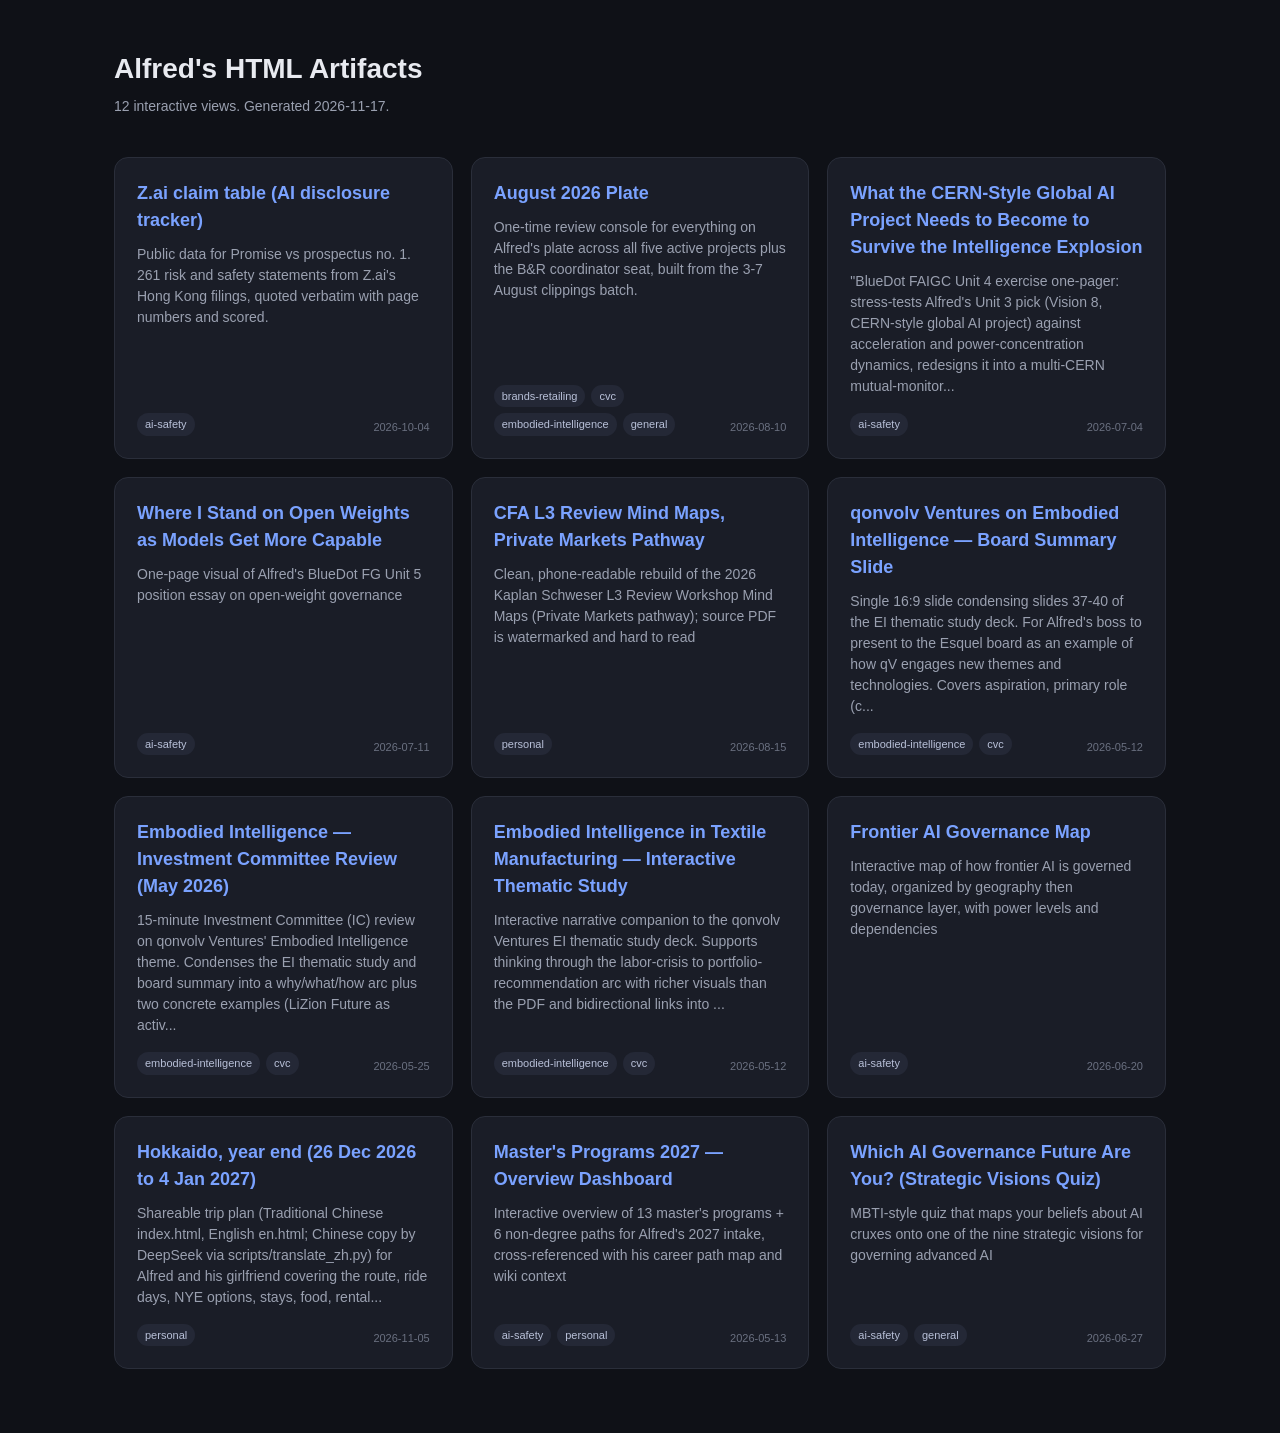
<file: index.html>
<!DOCTYPE html>
<html lang="en">
<head>
<meta charset="utf-8">
<meta name="viewport" content="width=device-width, initial-scale=1">
<meta name="robots" content="noindex">
<title>Alfred's HTML Artifacts</title>
<style>
  :root { --bg:#0f1117; --card:#1a1d27; --edge:#2a2e3a; --fg:#e8eaf0;
           --mut:#9aa0b0; --acc:#7aa2ff; }
  * { box-sizing:border-box; }
  body { margin:0; background:var(--bg); color:var(--fg);
    font:16px/1.5 -apple-system,BlinkMacSystemFont,"Segoe UI",sans-serif; }
  header { padding:48px 24px 24px; max-width:1100px; margin:0 auto; }
  h1 { margin:0 0 6px; font-size:28px; }
  .sub { color:var(--mut); font-size:14px; }
  .grid { max-width:1100px; margin:0 auto; padding:16px 24px 64px;
    display:grid; gap:18px; grid-template-columns:repeat(auto-fill,minmax(300px,1fr)); }
  .card { background:var(--card); border:1px solid var(--edge);
    border-radius:14px; padding:22px; text-decoration:none; color:inherit;
    display:flex; flex-direction:column; transition:border-color .15s,transform .15s; }
  .card:hover { border-color:var(--acc); transform:translateY(-2px); }
  .card h2 { margin:0 0 10px; font-size:18px; color:var(--acc); }
  .card p { margin:0 0 16px; color:var(--mut); font-size:14px; flex:1; }
  .meta { display:flex; justify-content:space-between; align-items:flex-end; gap:8px; }
  .tags { display:flex; flex-wrap:wrap; gap:6px; }
  .tag { background:#242836; color:#b8c0d8; font-size:11px;
    padding:3px 8px; border-radius:20px; }
  .date { color:#6a7080; font-size:11px; white-space:nowrap; }
</style>
</head>
<body>
<header>
  <h1>Alfred's HTML Artifacts</h1>
  <div class="sub">12 interactive views. Generated 2026-11-17.</div>
</header>
<main class="grid">
    <a class="card" href="sites/ai-disclosure-tracker/index.html">
      <h2>Z.ai claim table (AI disclosure tracker)</h2>
      <p>Public data for Promise vs prospectus no. 1. 261 risk and safety statements from Z.ai&#x27;s Hong Kong filings, quoted verbatim with page numbers and scored.</p>
      <div class="meta"><div class="tags"><span class="tag">ai-safety</span></div>
        <span class="date">2026-10-04</span></div>
    </a>
    <a class="card" href="sites/august-2026-plate/index.html">
      <h2>August 2026 Plate</h2>
      <p>One-time review console for everything on Alfred&#x27;s plate across all five active projects plus the B&amp;R coordinator seat, built from the 3-7 August clippings batch.</p>
      <div class="meta"><div class="tags"><span class="tag">brands-retailing</span><span class="tag">cvc</span><span class="tag">embodied-intelligence</span><span class="tag">general</span></div>
        <span class="date">2026-08-10</span></div>
    </a>
    <a class="card" href="sites/bluedot-fg-unit4-cern-brief/index.html">
      <h2>What the CERN-Style Global AI Project Needs to Become to Survive the Intelligence Explosion</h2>
      <p>&quot;BlueDot FAIGC Unit 4 exercise one-pager: stress-tests Alfred&#x27;s Unit 3 pick (Vision 8, CERN-style global AI project) against acceleration and power-concentration dynamics, redesigns it into a multi-CERN mutual-monitor...</p>
      <div class="meta"><div class="tags"><span class="tag">ai-safety</span></div>
        <span class="date">2026-07-04</span></div>
    </a>
    <a class="card" href="sites/bluedot-fg-unit5-open-weights-position/index.html">
      <h2>Where I Stand on Open Weights as Models Get More Capable</h2>
      <p>One-page visual of Alfred&#x27;s BlueDot FG Unit 5 position essay on open-weight governance</p>
      <div class="meta"><div class="tags"><span class="tag">ai-safety</span></div>
        <span class="date">2026-07-11</span></div>
    </a>
    <a class="card" href="sites/cfa-l3-private-markets-mindmaps/index.html">
      <h2>CFA L3 Review Mind Maps, Private Markets Pathway</h2>
      <p>Clean, phone-readable rebuild of the 2026 Kaplan Schweser L3 Review Workshop Mind Maps (Private Markets pathway); source PDF is watermarked and hard to read</p>
      <div class="meta"><div class="tags"><span class="tag">personal</span></div>
        <span class="date">2026-08-15</span></div>
    </a>
    <a class="card" href="sites/ei-board-summary-slide/index.html">
      <h2>qonvolv Ventures on Embodied Intelligence — Board Summary Slide</h2>
      <p>Single 16:9 slide condensing slides 37-40 of the EI thematic study deck. For Alfred&#x27;s boss to present to the Esquel board as an example of how qV engages new themes and technologies. Covers aspiration, primary role (c...</p>
      <div class="meta"><div class="tags"><span class="tag">embodied-intelligence</span><span class="tag">cvc</span></div>
        <span class="date">2026-05-12</span></div>
    </a>
    <a class="card" href="sites/ei-iec-portfolio-review-may-2026/index.html">
      <h2>Embodied Intelligence — Investment Committee Review (May 2026)</h2>
      <p>15-minute Investment Committee (IC) review on qonvolv Ventures&#x27; Embodied Intelligence theme. Condenses the EI thematic study and board summary into a why/what/how arc plus two concrete examples (LiZion Future as activ...</p>
      <div class="meta"><div class="tags"><span class="tag">embodied-intelligence</span><span class="tag">cvc</span></div>
        <span class="date">2026-05-25</span></div>
    </a>
    <a class="card" href="sites/embodied-intelligence-thematic-study/index.html">
      <h2>Embodied Intelligence in Textile Manufacturing — Interactive Thematic Study</h2>
      <p>Interactive narrative companion to the qonvolv Ventures EI thematic study deck. Supports thinking through the labor-crisis to portfolio-recommendation arc with richer visuals than the PDF and bidirectional links into ...</p>
      <div class="meta"><div class="tags"><span class="tag">embodied-intelligence</span><span class="tag">cvc</span></div>
        <span class="date">2026-05-12</span></div>
    </a>
    <a class="card" href="sites/frontier-ai-governance-map/index.html">
      <h2>Frontier AI Governance Map</h2>
      <p>Interactive map of how frontier AI is governed today, organized by geography then governance layer, with power levels and dependencies</p>
      <div class="meta"><div class="tags"><span class="tag">ai-safety</span></div>
        <span class="date">2026-06-20</span></div>
    </a>
    <a class="card" href="sites/hokkaido-2026-27/index.html">
      <h2>Hokkaido, year end (26 Dec 2026 to 4 Jan 2027)</h2>
      <p>Shareable trip plan (Traditional Chinese index.html, English en.html; Chinese copy by DeepSeek via scripts/translate_zh.py) for Alfred and his girlfriend covering the route, ride days, NYE options, stays, food, rental...</p>
      <div class="meta"><div class="tags"><span class="tag">personal</span></div>
        <span class="date">2026-11-05</span></div>
    </a>
    <a class="card" href="sites/masters-programs-2027-overview/index.html">
      <h2>Master&#x27;s Programs 2027 — Overview Dashboard</h2>
      <p>Interactive overview of 13 master&#x27;s programs + 6 non-degree paths for Alfred&#x27;s 2027 intake, cross-referenced with his career path map and wiki context</p>
      <div class="meta"><div class="tags"><span class="tag">ai-safety</span><span class="tag">personal</span></div>
        <span class="date">2026-05-13</span></div>
    </a>
    <a class="card" href="sites/strategic-visions-quiz/index.html">
      <h2>Which AI Governance Future Are You? (Strategic Visions Quiz)</h2>
      <p>MBTI-style quiz that maps your beliefs about AI cruxes onto one of the nine strategic visions for governing advanced AI</p>
      <div class="meta"><div class="tags"><span class="tag">ai-safety</span><span class="tag">general</span></div>
        <span class="date">2026-06-27</span></div>
    </a>
</main>
</body>
</html>
</file>
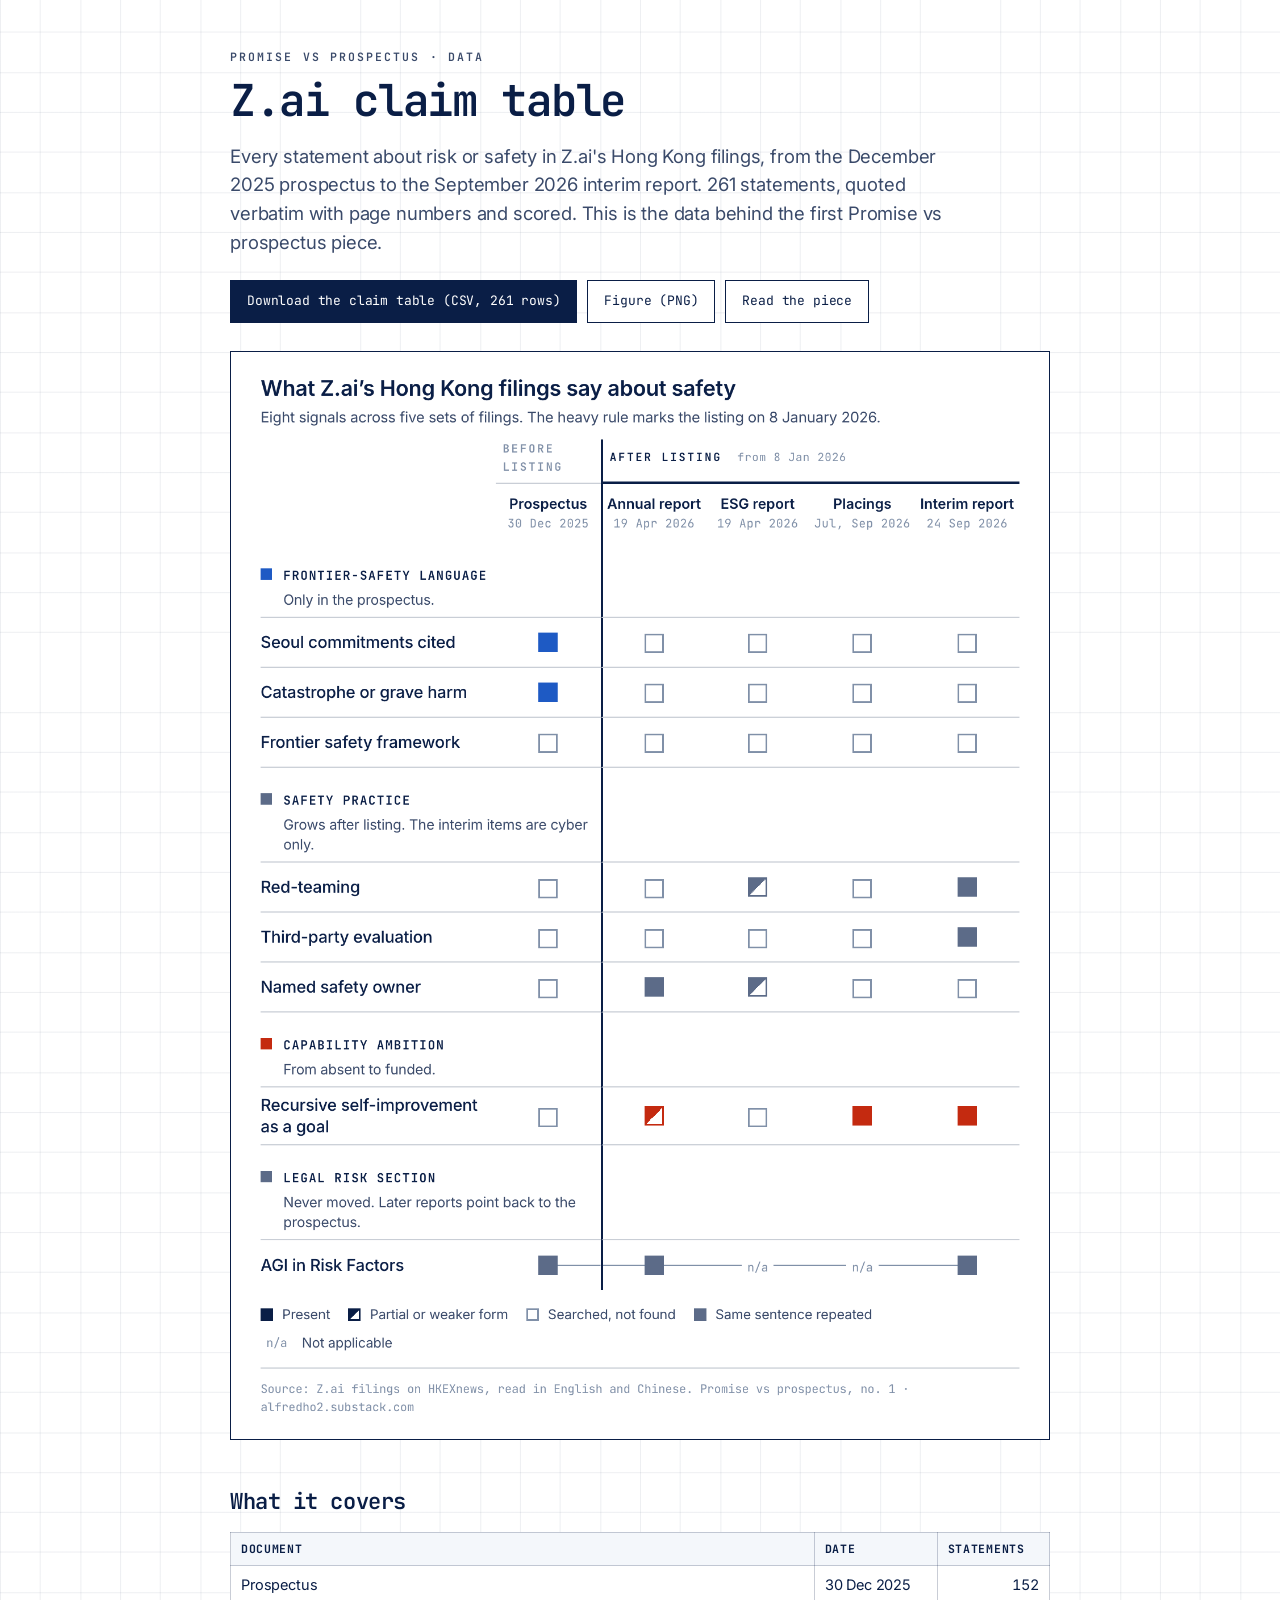
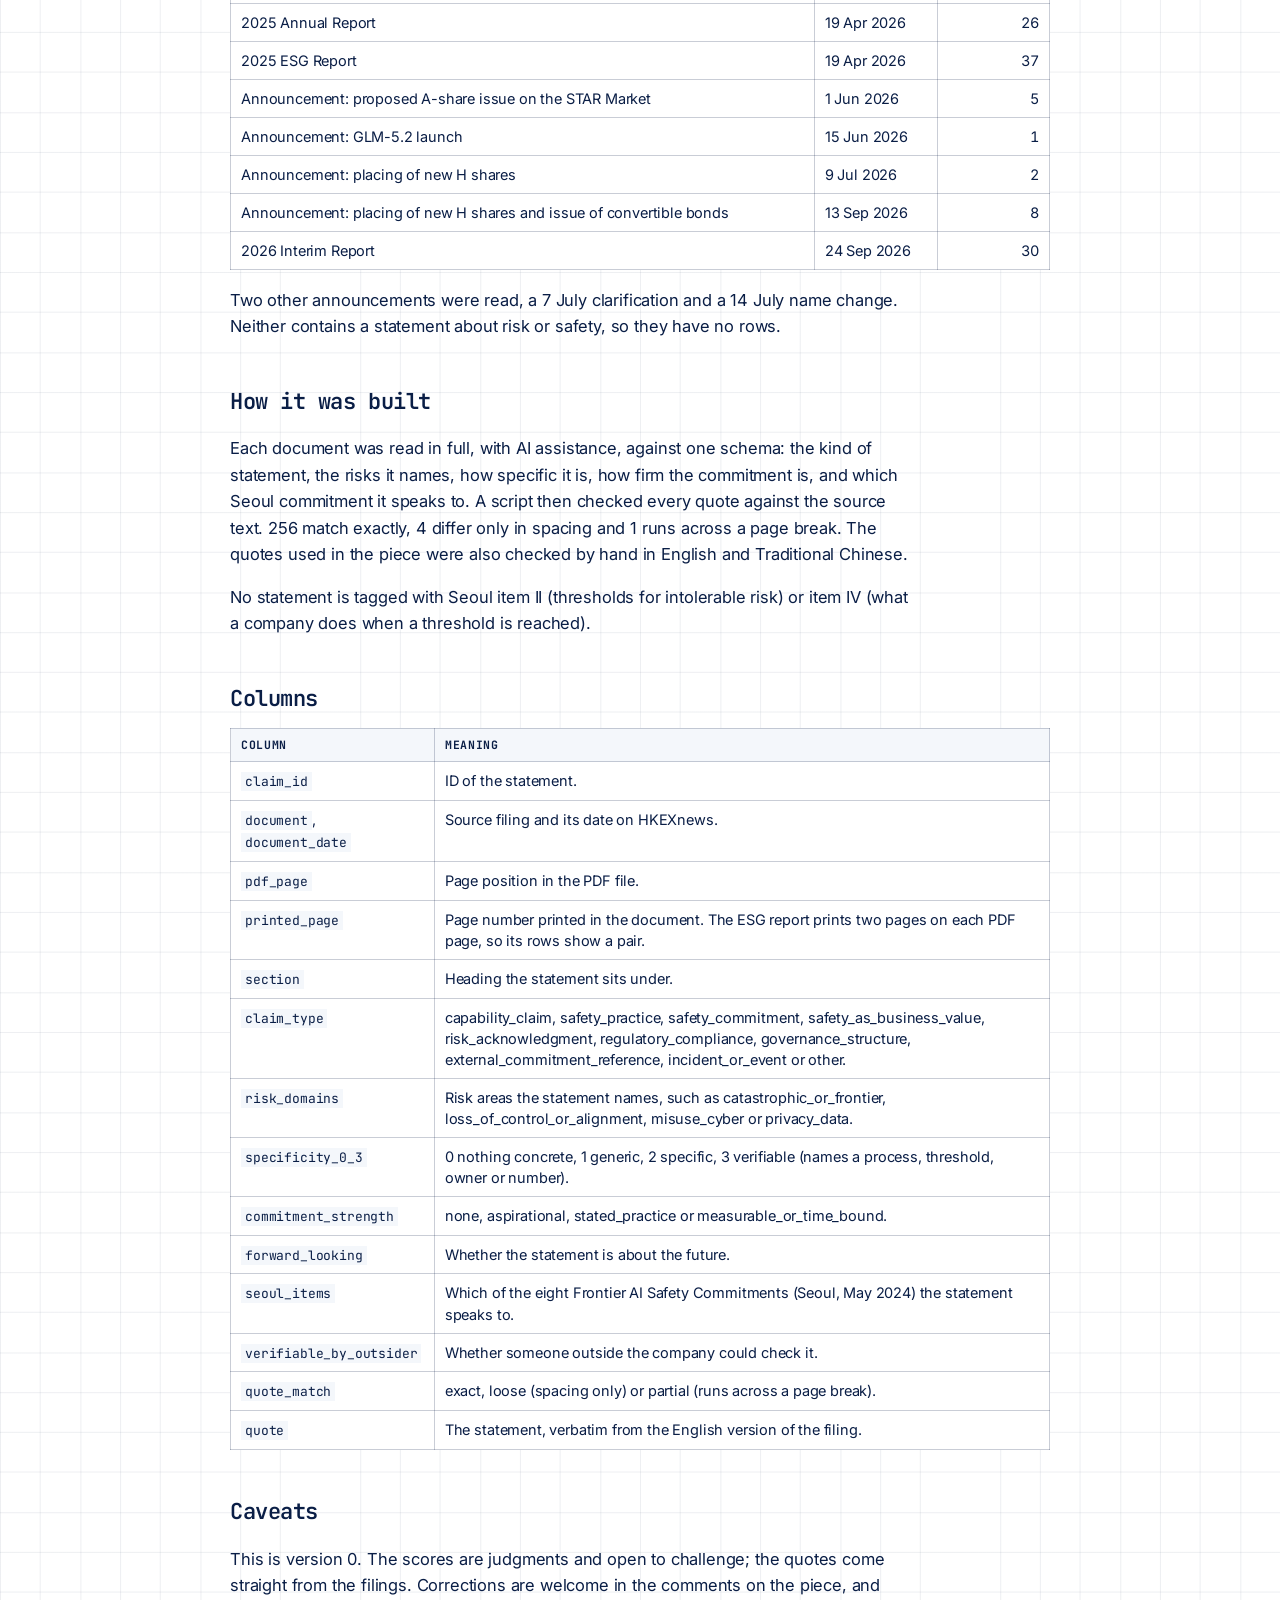
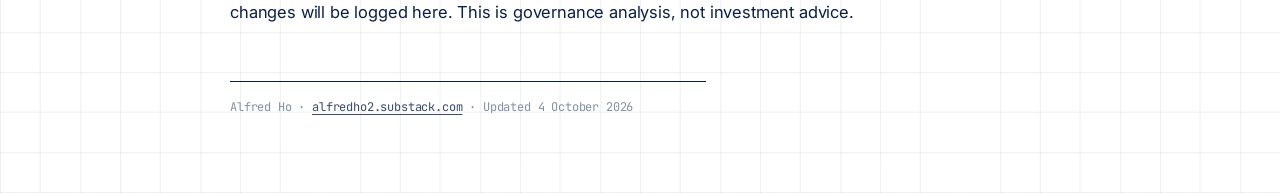
<file: sites/ai-disclosure-tracker/index.html>
<!doctype html>
<html lang="en">
<head>
<meta charset="utf-8">
<meta name="viewport" content="width=device-width, initial-scale=1">
<title>Z.ai claim table</title>
<meta name="description" content="261 risk and safety statements from Z.ai's Hong Kong filings, quoted verbatim with page numbers and scored.">
<link rel="stylesheet" href="assets/fonts.css">
<link rel="stylesheet" href="assets/base.css">
<link rel="stylesheet" href="assets/engineering-whiteprint.css">
<style>
body.webpage{font-size:16.5px;line-height:1.6}
.webpage .page{max-width:820px;padding:48px 0 64px}
.kicker{font-family:var(--font-mono);font-size:11.5px;letter-spacing:.18em;text-transform:uppercase;color:var(--text-2);margin:0 0 10px}
h1.h1{font-family:var(--font-display);font-weight:600;font-size:clamp(30px,4.6vw,44px);line-height:1.12;letter-spacing:-.03em;margin:0 0 16px}
.lede{font-size:18.5px;line-height:1.55;color:var(--text-2);max-width:62ch;margin:0 0 24px;font-weight:400}
h2{font-family:var(--font-display);font-weight:600;font-size:22px;letter-spacing:-.02em;margin:44px 0 12px}
p{max-width:68ch}
.dl{display:flex;flex-wrap:wrap;gap:10px;margin:0 0 8px}
.dl a{display:inline-block;padding:10px 16px;border:1px solid var(--border-strong);background:#fff;color:var(--text-1);font-family:var(--font-mono);font-size:13px;text-decoration:none}
.dl a.primary{background:var(--text-1);color:#fff}
.dl a:hover{text-decoration:underline}
figure{margin:28px 0 0;background:#fff;border:1px solid var(--border-strong)}
figure img{width:100%;height:auto;display:block}
table{width:100%;border-collapse:collapse;background:#fff;font-size:14.5px;line-height:1.45}
th,td{border:1px solid var(--border);padding:8px 10px;text-align:left;vertical-align:top}
thead th{font-family:var(--font-mono);font-size:11.5px;letter-spacing:.06em;text-transform:uppercase;background:var(--surface-2)}
td.n{text-align:right;font-variant-numeric:tabular-nums}
code{font-size:13px;background:var(--surface-2);padding:1px 4px}
.scroll{overflow-x:auto}
.foot{margin-top:56px;padding-top:16px;border-top:1px solid var(--border-strong);font-family:var(--font-mono);font-size:12px;color:var(--text-3)}
.foot a{color:var(--text-2);text-decoration:underline}
p a{text-decoration:underline;text-underline-offset:3px}
@media (max-width:768px){.webpage .page{padding:28px 16px 40px}.lede{font-size:16.5px}}
</style>
</head>
<body class="webpage">
<div class="page">
<p class="kicker">Promise vs prospectus · data</p>
<h1 class="h1">Z.ai claim table</h1>
<p class="lede">Every statement about risk or safety in Z.ai's Hong Kong filings, from the December 2025 prospectus to the September 2026 interim report. 261 statements, quoted verbatim with page numbers and scored. This is the data behind the first Promise vs prospectus piece.</p>
<div class="dl">
<a class="primary" href="z-ai-claims-v0.csv" download>Download the claim table (CSV, 261 rows)</a>
<a href="z-ai-figure-v0.png">Figure (PNG)</a>
<a href="https://alfredho2.substack.com/p/zais-most-operational-safety-disclosure" id="piece-link">Read the piece</a>
</div>
<figure><img src="z-ai-figure-v0.png" alt="Eight safety signals across Z.ai's Hong Kong filings, December 2025 to September 2026. Filled squares mark where a signal appears; hollow squares mark where it was searched for and not found."></figure>

<h2>What it covers</h2>
<div class="scroll"><table>
<thead><tr><th>Document</th><th>Date</th><th>Statements</th></tr></thead>
<tbody>
<tr><td>Prospectus</td><td>30 Dec 2025</td><td class="n">152</td></tr>
<tr><td>2025 Annual Report</td><td>19 Apr 2026</td><td class="n">26</td></tr>
<tr><td>2025 ESG Report</td><td>19 Apr 2026</td><td class="n">37</td></tr>
<tr><td>Announcement: proposed A-share issue on the STAR Market</td><td>1 Jun 2026</td><td class="n">5</td></tr>
<tr><td>Announcement: GLM-5.2 launch</td><td>15 Jun 2026</td><td class="n">1</td></tr>
<tr><td>Announcement: placing of new H shares</td><td>9 Jul 2026</td><td class="n">2</td></tr>
<tr><td>Announcement: placing of new H shares and issue of convertible bonds</td><td>13 Sep 2026</td><td class="n">8</td></tr>
<tr><td>2026 Interim Report</td><td>24 Sep 2026</td><td class="n">30</td></tr>
</tbody></table></div>
<p>Two other announcements were read, a 7 July clarification and a 14 July name change. Neither contains a statement about risk or safety, so they have no rows.</p>

<h2>How it was built</h2>
<p>Each document was read in full, with AI assistance, against one schema: the kind of statement, the risks it names, how specific it is, how firm the commitment is, and which Seoul commitment it speaks to. A script then checked every quote against the source text. 256 match exactly, 4 differ only in spacing and 1 runs across a page break. The quotes used in the piece were also checked by hand in English and Traditional Chinese.</p>
<p>No statement is tagged with Seoul item II (thresholds for intolerable risk) or item IV (what a company does when a threshold is reached).</p>

<h2>Columns</h2>
<div class="scroll"><table>
<thead><tr><th>Column</th><th>Meaning</th></tr></thead>
<tbody>
<tr><td><code>claim_id</code></td><td>ID of the statement.</td></tr>
<tr><td><code>document</code>, <code>document_date</code></td><td>Source filing and its date on HKEXnews.</td></tr>
<tr><td><code>pdf_page</code></td><td>Page position in the PDF file.</td></tr>
<tr><td><code>printed_page</code></td><td>Page number printed in the document. The ESG report prints two pages on each PDF page, so its rows show a pair.</td></tr>
<tr><td><code>section</code></td><td>Heading the statement sits under.</td></tr>
<tr><td><code>claim_type</code></td><td>capability_claim, safety_practice, safety_commitment, safety_as_business_value, risk_acknowledgment, regulatory_compliance, governance_structure, external_commitment_reference, incident_or_event or other.</td></tr>
<tr><td><code>risk_domains</code></td><td>Risk areas the statement names, such as catastrophic_or_frontier, loss_of_control_or_alignment, misuse_cyber or privacy_data.</td></tr>
<tr><td><code>specificity_0_3</code></td><td>0 nothing concrete, 1 generic, 2 specific, 3 verifiable (names a process, threshold, owner or number).</td></tr>
<tr><td><code>commitment_strength</code></td><td>none, aspirational, stated_practice or measurable_or_time_bound.</td></tr>
<tr><td><code>forward_looking</code></td><td>Whether the statement is about the future.</td></tr>
<tr><td><code>seoul_items</code></td><td>Which of the eight Frontier AI Safety Commitments (Seoul, May 2024) the statement speaks to.</td></tr>
<tr><td><code>verifiable_by_outsider</code></td><td>Whether someone outside the company could check it.</td></tr>
<tr><td><code>quote_match</code></td><td>exact, loose (spacing only) or partial (runs across a page break).</td></tr>
<tr><td><code>quote</code></td><td>The statement, verbatim from the English version of the filing.</td></tr>
</tbody></table></div>

<h2>Caveats</h2>
<p>This is version 0. The scores are judgments and open to challenge; the quotes come straight from the filings. Corrections are welcome in the comments on the piece, and changes will be logged here. This is governance analysis, not investment advice.</p>

<p class="foot">Alfred Ho · <a href="https://alfredho2.substack.com/">alfredho2.substack.com</a> · Updated 4 October 2026</p>
</div>
</body>
</html>
</file>
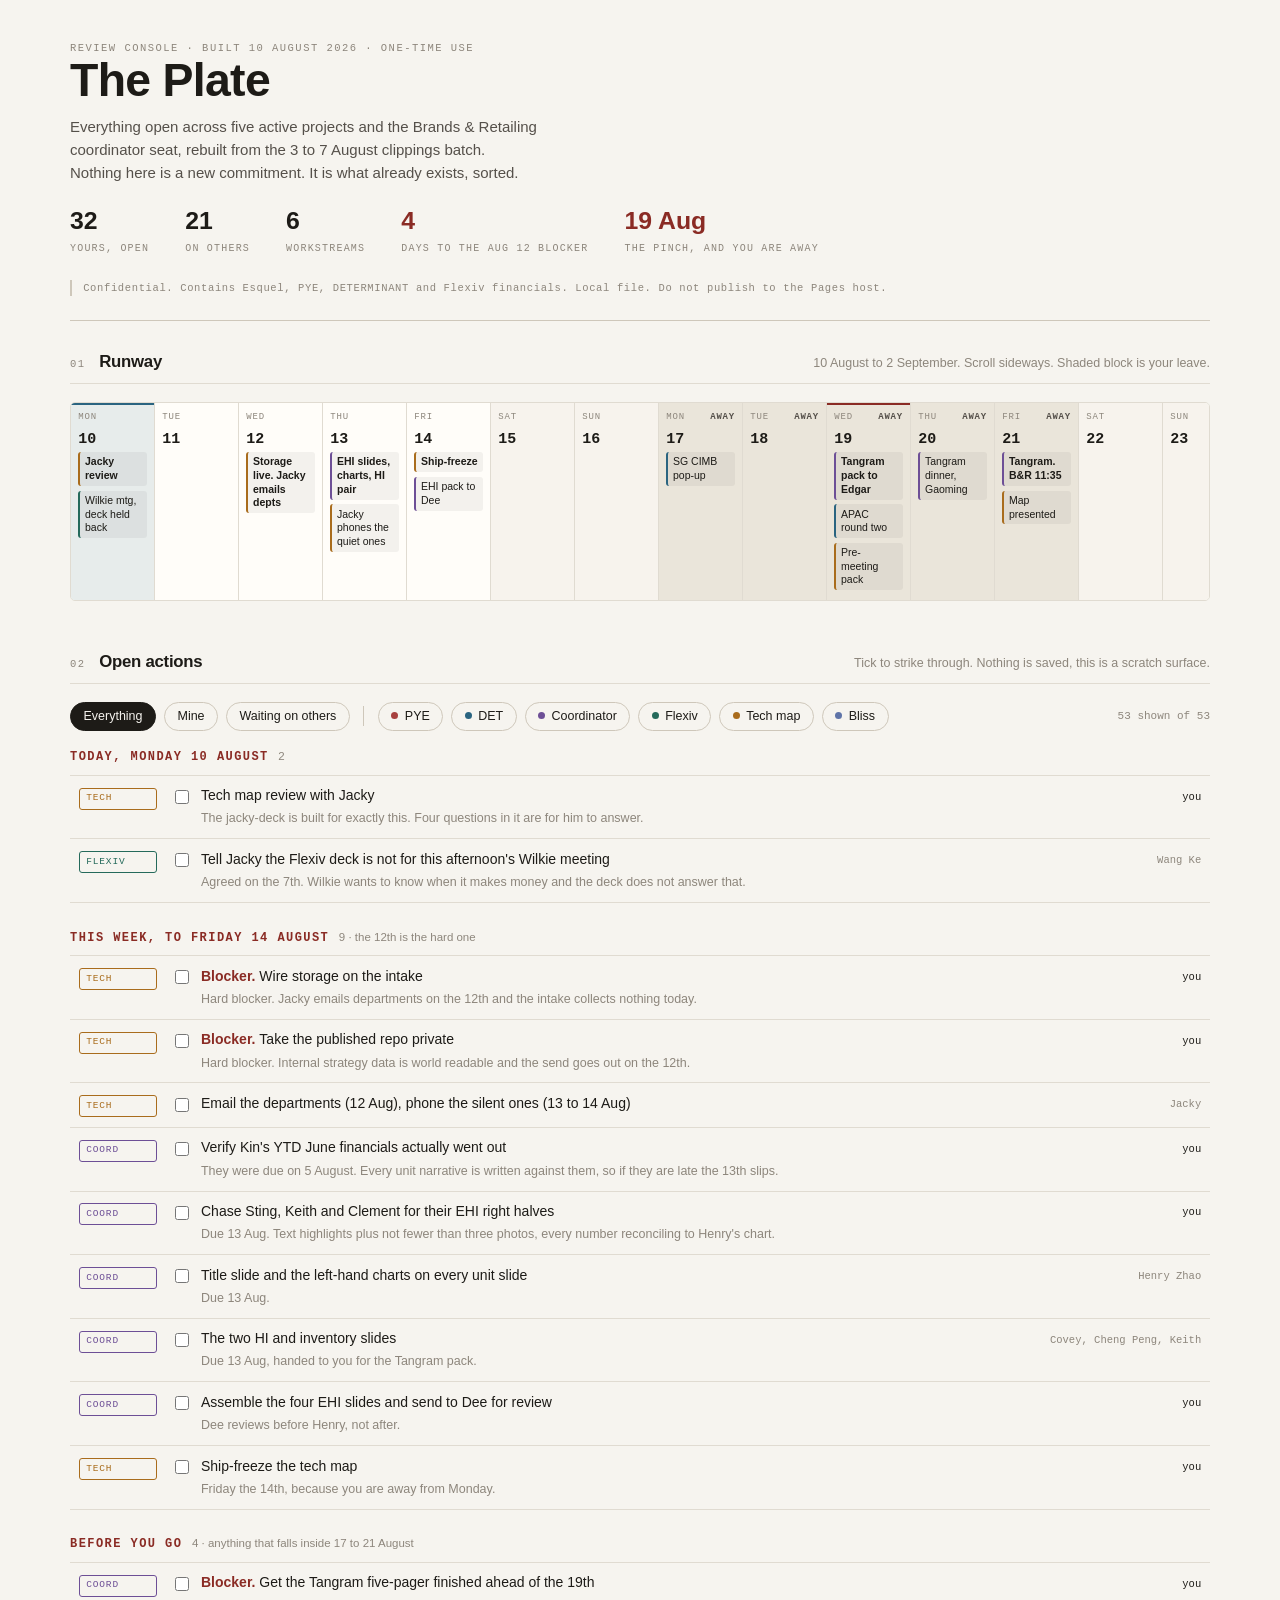
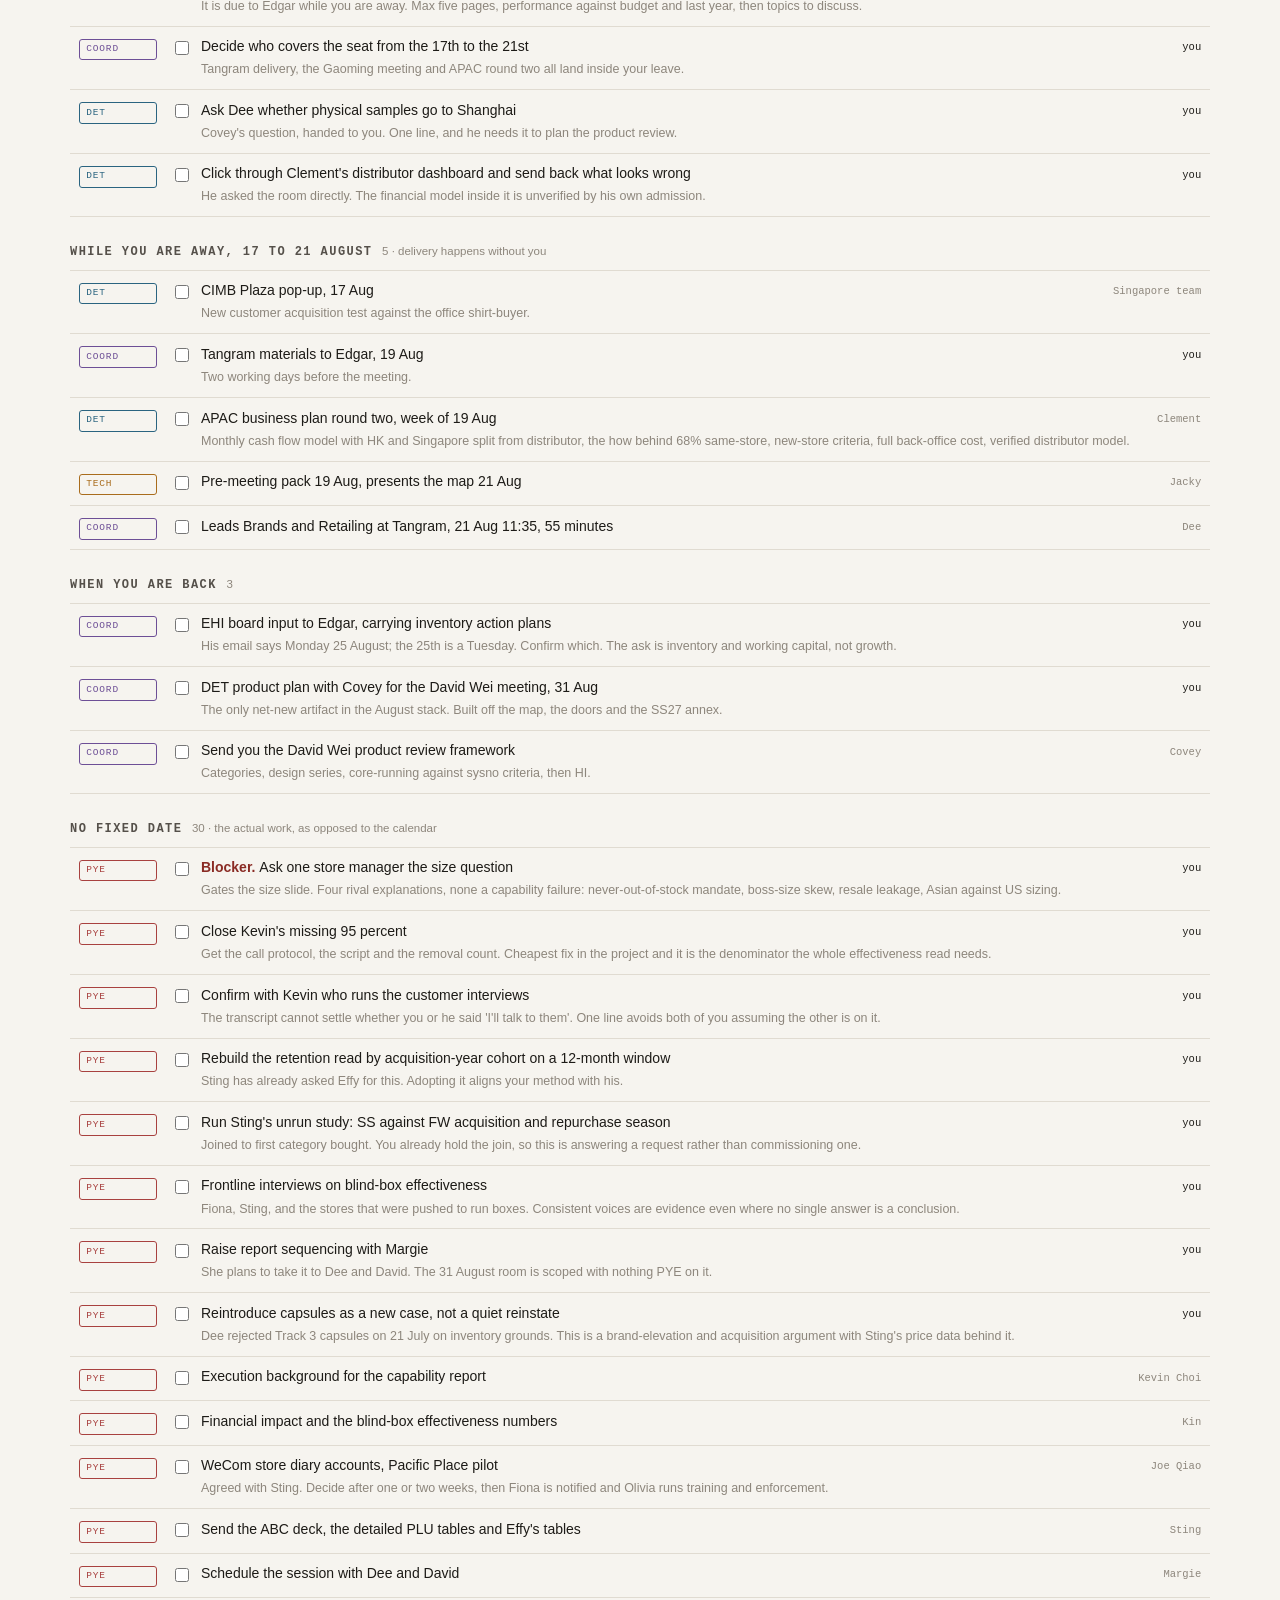
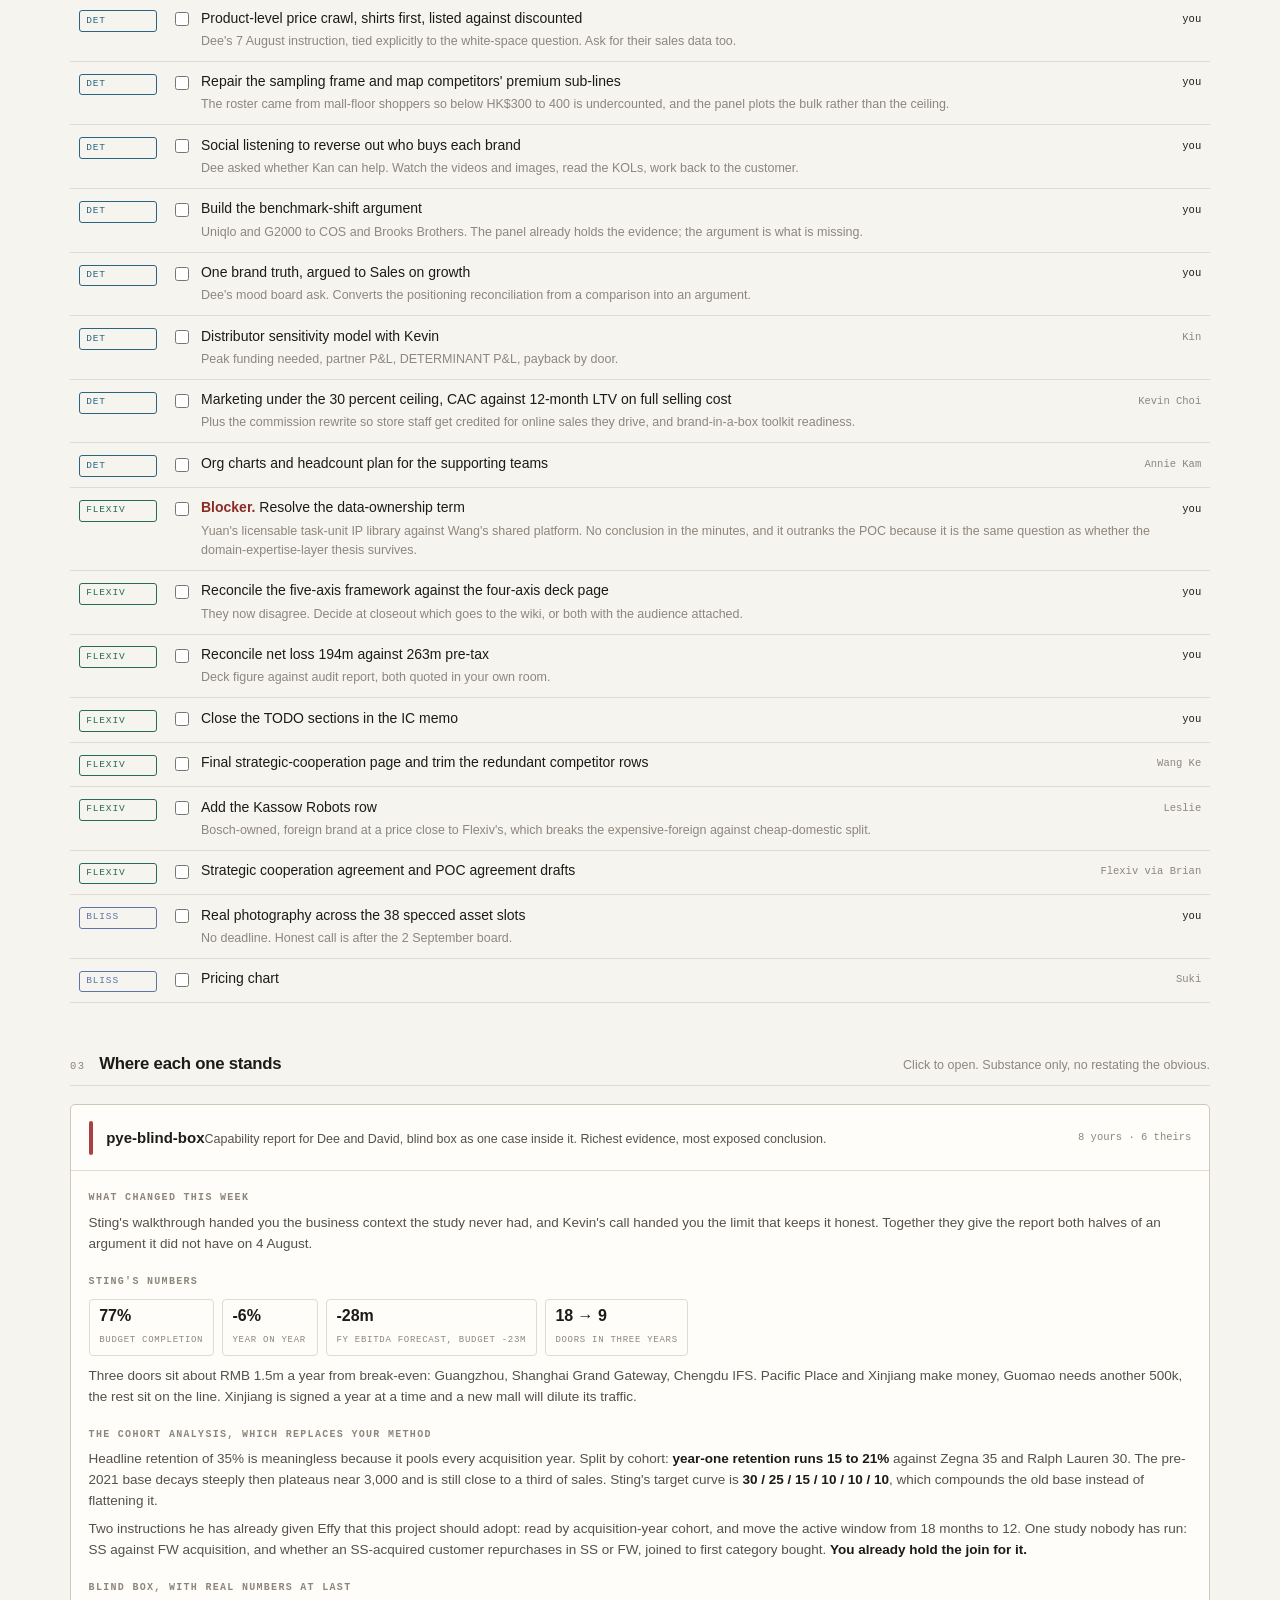
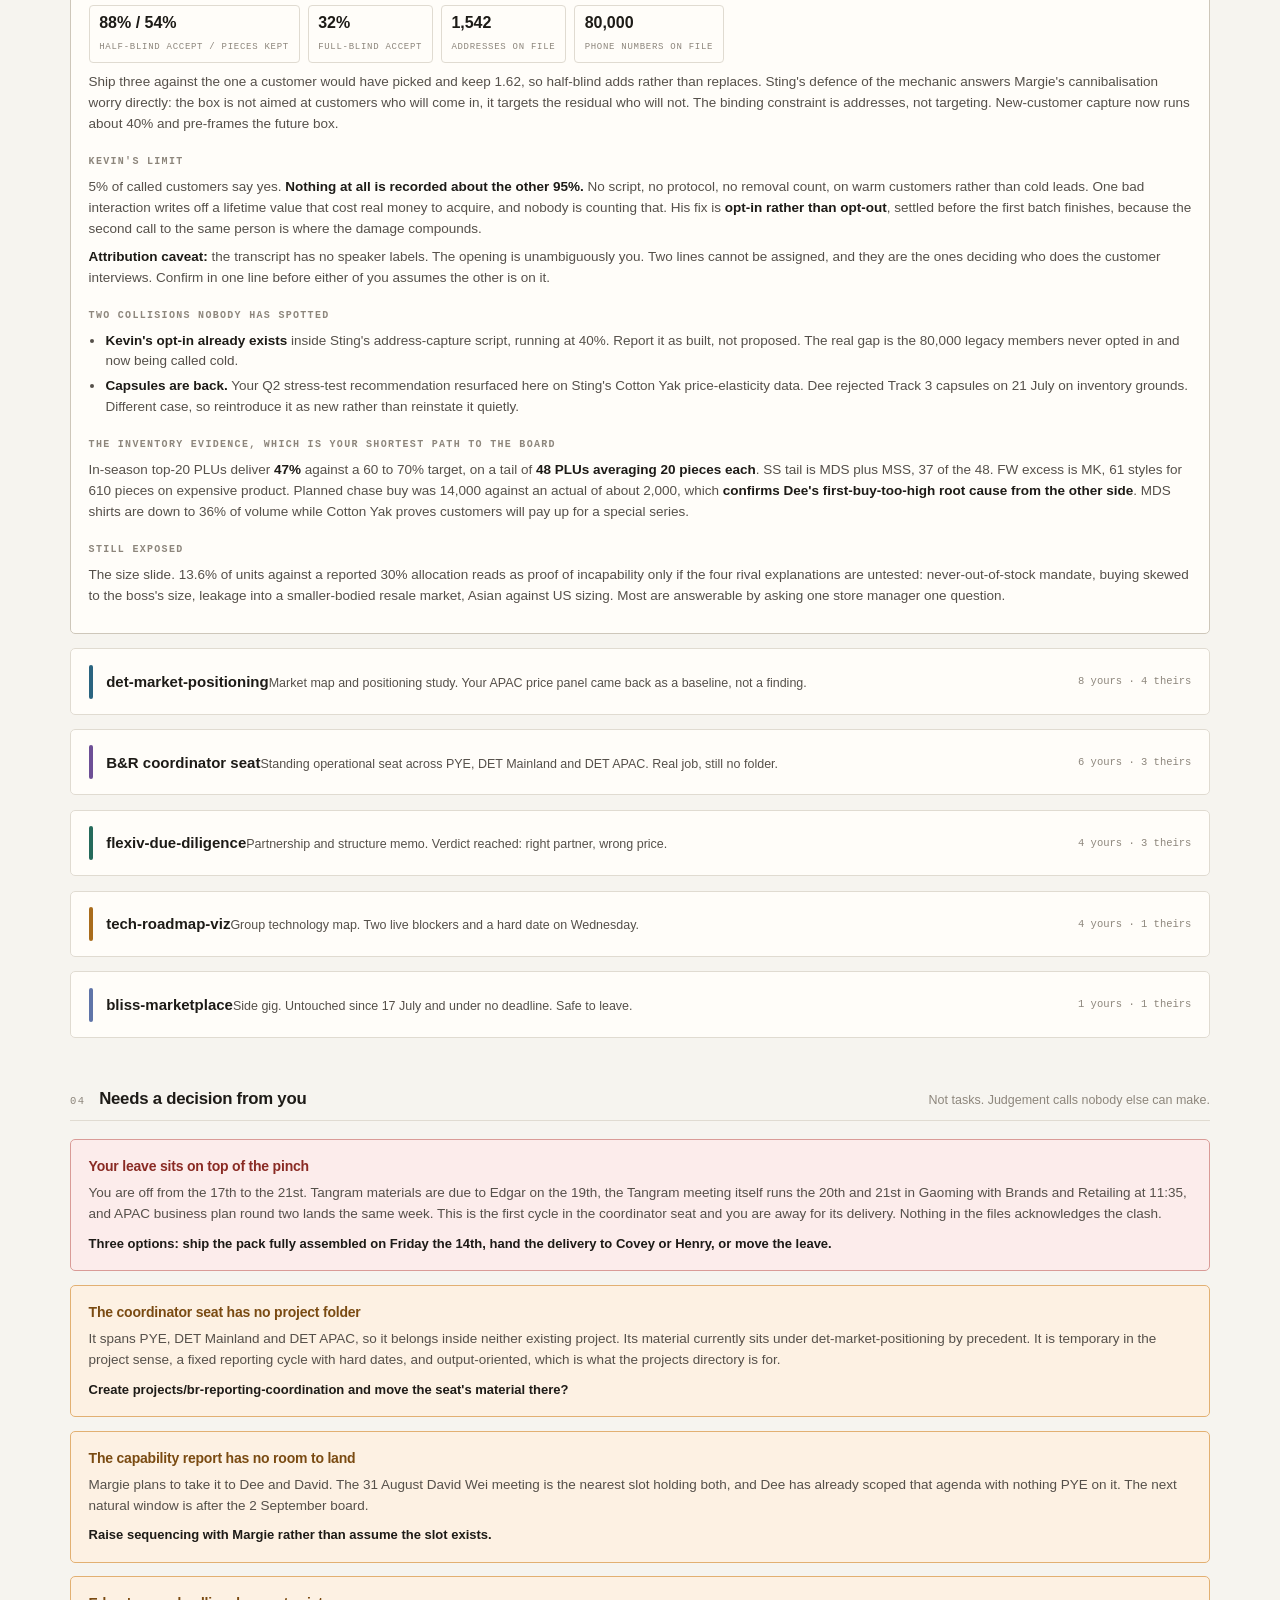
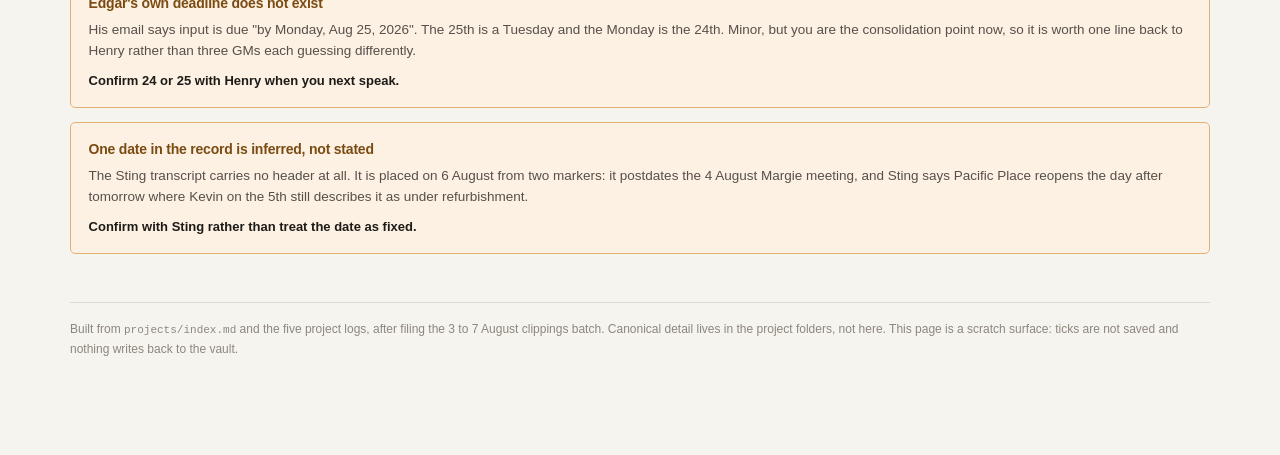
<file: sites/august-2026-plate/index.html>
<!DOCTYPE html>
<html lang="en">
<head>
<meta charset="utf-8">
<meta name="viewport" content="width=device-width, initial-scale=1">
<meta name="robots" content="noindex, nofollow">
<title>The Plate, August 2026</title>
<style>
:root{
  --bg:#f6f4ef; --panel:#fffdf9; --ink:#1d1b17; --ink2:#55504a; --ink3:#8d867c;
  --line:#e0dbd1; --line2:#cec7ba; --accent:#1d1b17;
  --warn-bg:#fdf1e3; --warn-line:#e2b072; --warn-ink:#7a4b12;
  --stop-bg:#fceceb; --stop-line:#d99b97; --stop-ink:#8a2b24;
  --leave:#eae5da;
  --p-pye:#a8413f; --p-det:#2a6480; --p-coord:#6d4f96; --p-flexiv:#256a5b; --p-tech:#a96c1c; --p-bliss:#5f74a8;
  --mono:ui-monospace,SFMono-Regular,"SF Mono",Menlo,Consolas,monospace;
  --sans:-apple-system,BlinkMacSystemFont,"Segoe UI",Inter,Helvetica,Arial,sans-serif;
}
@media (prefers-color-scheme:dark){
  :root{
    --bg:#15140f; --panel:#1d1b16; --ink:#f0ece3; --ink2:#b7b0a4; --ink3:#847d71;
    --line:#302c25; --line2:#453f36; --accent:#f0ece3;
    --warn-bg:#2e2313; --warn-line:#8a6529; --warn-ink:#e8b76a;
    --stop-bg:#301a18; --stop-line:#7e3b35; --stop-ink:#f0a49c;
    --leave:#26231c;
    --p-pye:#e08b88; --p-det:#7bb6d4; --p-coord:#b79ae0; --p-flexiv:#6bc0ab; --p-tech:#e0aa5e; --p-bliss:#9fb2e0;
  }
}
*{box-sizing:border-box}
html{-webkit-text-size-adjust:100%}
body{
  margin:0; background:var(--bg); color:var(--ink);
  font-family:var(--sans); font-size:15px; line-height:1.55;
  padding:0 0 6rem;
}
.wrap{max-width:1180px;margin:0 auto;padding:0 1.25rem}
h1,h2,h3{font-weight:640;letter-spacing:-0.015em;margin:0}
.kicker{font-family:var(--mono);font-size:10.5px;letter-spacing:.14em;text-transform:uppercase;color:var(--ink3)}

/* ---------- masthead ---------- */
header{border-bottom:1px solid var(--line2);padding:2.5rem 0 1.5rem;margin-bottom:1.75rem}
header h1{font-size:clamp(1.9rem,4.4vw,2.9rem);line-height:1.05}
.sub{color:var(--ink2);margin-top:.6rem;max-width:56ch}
.statrow{display:flex;flex-wrap:wrap;gap:0 2.25rem;margin-top:1.4rem}
.stat b{display:block;font-size:1.55rem;font-weight:640;line-height:1.1;font-variant-numeric:tabular-nums}
.stat span{font-family:var(--mono);font-size:10px;letter-spacing:.12em;text-transform:uppercase;color:var(--ink3)}
.conf{margin-top:1.4rem;font-family:var(--mono);font-size:10.5px;letter-spacing:.06em;color:var(--ink3);border-left:2px solid var(--line2);padding-left:.7rem}

/* ---------- section ---------- */
section{margin:0 0 3rem}
.shead{display:flex;align-items:baseline;gap:.85rem;border-bottom:1px solid var(--line);padding-bottom:.5rem;margin-bottom:1.15rem}
.shead h2{font-size:1.05rem}
.shead .note{font-size:12.5px;color:var(--ink3);margin-left:auto;text-align:right}

/* ---------- runway ---------- */
.runwrap{overflow-x:auto;border:1px solid var(--line);border-radius:5px;background:var(--panel)}
.runway{display:grid;grid-auto-flow:column;grid-auto-columns:minmax(84px,1fr);min-width:1180px}
.day{border-right:1px solid var(--line);padding:.5rem .45rem .6rem;min-height:172px;display:flex;flex-direction:column;gap:.3rem;position:relative}
.day:last-child{border-right:0}
.day.weekend{background:color-mix(in srgb,var(--line) 28%,transparent)}
.day.leave{background:var(--leave)}
.day.today{background:color-mix(in srgb,var(--p-det) 11%,transparent);box-shadow:inset 0 2px 0 var(--p-det)}
.day.pinch{box-shadow:inset 0 2px 0 var(--stop-ink)}
.dnum{font-family:var(--mono);font-size:15px;font-weight:600;font-variant-numeric:tabular-nums;line-height:1}
.ddow{display:flex;justify-content:space-between;align-items:baseline;gap:.3rem;font-family:var(--mono);font-size:9px;letter-spacing:.1em;text-transform:uppercase;color:var(--ink3);margin-bottom:.15rem}
.ddow .away{color:var(--ink2);font-weight:600;letter-spacing:.08em}
.ev{font-size:10.5px;line-height:1.3;padding:.2rem .3rem;border-radius:3px;border-left:2.5px solid var(--ink3);background:color-mix(in srgb,var(--ink) 5%,transparent);overflow-wrap:anywhere;word-break:normal;hyphens:auto}
.ev.pye{border-color:var(--p-pye)} .ev.det{border-color:var(--p-det)} .ev.coord{border-color:var(--p-coord)}
.ev.flexiv{border-color:var(--p-flexiv)} .ev.tech{border-color:var(--p-tech)} .ev.bliss{border-color:var(--p-bliss)}
.ev.hard{font-weight:640}

/* ---------- controls ---------- */
.controls{display:flex;flex-wrap:wrap;gap:.5rem;align-items:center;margin-bottom:1.1rem}
button{font:inherit;cursor:pointer;background:none;color:inherit}
.chip{border:1px solid var(--line2);border-radius:100px;padding:.28rem .78rem;font-size:12.5px;line-height:1.4;transition:.12s;white-space:nowrap}
.chip:hover{border-color:var(--ink3)}
.chip[aria-pressed="true"]{background:var(--accent);color:var(--bg);border-color:var(--accent)}
.chip .dot{display:inline-block;width:7px;height:7px;border-radius:50%;margin-right:.4rem;vertical-align:1px}
.sep{width:1px;height:20px;background:var(--line2);margin:0 .35rem}
.count{font-family:var(--mono);font-size:11px;color:var(--ink3);margin-left:auto}

/* ---------- actions ---------- */
.bucket{margin-bottom:1.6rem}
.bhead{display:flex;align-items:baseline;gap:.6rem;margin-bottom:.5rem}
.bhead h3{font-size:12px;font-family:var(--mono);letter-spacing:.12em;text-transform:uppercase;color:var(--ink2)}
.bhead .bmeta{font-size:11.5px;color:var(--ink3)}
.bucket.urgent .bhead h3{color:var(--stop-ink)}
ul.acts{list-style:none;margin:0;padding:0;border-top:1px solid var(--line)}
li.act{display:grid;grid-template-columns:78px 1fr auto;gap:.9rem;align-items:start;padding:.6rem .55rem;border-bottom:1px solid var(--line);transition:.1s}
li.act:hover{background:var(--panel)}
li.act.done .txt{text-decoration:line-through;opacity:.4}
li.act.done .who,li.act.done .tag{opacity:.35}
.tag{font-family:var(--mono);font-size:9.5px;letter-spacing:.09em;text-transform:uppercase;padding:.16rem .4rem;border-radius:3px;border:1px solid currentColor;white-space:nowrap;align-self:start;margin-top:.15rem}
.tag.pye{color:var(--p-pye)} .tag.det{color:var(--p-det)} .tag.coord{color:var(--p-coord)}
.tag.flexiv{color:var(--p-flexiv)} .tag.tech{color:var(--p-tech)} .tag.bliss{color:var(--p-bliss)}
.txt{font-size:14px}
.txt em{font-style:normal;color:var(--ink3);font-size:12.5px;display:block;margin-top:.15rem}
.txt b{font-weight:640}
.who{font-family:var(--mono);font-size:10.5px;color:var(--ink3);text-align:right;white-space:nowrap;padding-top:.2rem}
.who.mine{color:var(--ink)}
.blocker{color:var(--stop-ink);font-weight:640}
.chk{width:14px;height:14px;flex:none;margin-top:.28rem;accent-color:var(--ink)}
.actinner{display:flex;gap:.55rem;align-items:flex-start}
.empty{padding:1.4rem .55rem;color:var(--ink3);font-size:13px;border-bottom:1px solid var(--line)}

/* ---------- projects ---------- */
.pgrid{display:grid;gap:.9rem}
details.proj{border:1px solid var(--line);border-radius:5px;background:var(--panel);overflow:hidden}
details.proj[open]{border-color:var(--line2)}
summary{list-style:none;cursor:pointer;padding:.95rem 1.1rem;display:grid;grid-template-columns:auto 1fr auto;gap:.85rem;align-items:center}
summary::-webkit-details-marker{display:none}
.pbar{width:4px;align-self:stretch;border-radius:2px;min-height:34px}
.ptitle{font-weight:640;font-size:15px}
.pline{font-size:12.5px;color:var(--ink2);margin-top:.12rem}
.pmeta{font-family:var(--mono);font-size:10.5px;color:var(--ink3);text-align:right;white-space:nowrap}
.pbody{padding:0 1.1rem 1.2rem 1.1rem;border-top:1px solid var(--line)}
.pbody h4{font-family:var(--mono);font-size:10px;letter-spacing:.13em;text-transform:uppercase;color:var(--ink3);margin:1.2rem 0 .45rem;font-weight:600}
.pbody p{margin:.45rem 0;font-size:13.5px;color:var(--ink2)}
.pbody p b,.pbody li b{color:var(--ink);font-weight:640}
.pbody ul{margin:.4rem 0;padding-left:1.05rem;font-size:13.5px;color:var(--ink2)}
.pbody li{margin:.25rem 0}
.nums{display:flex;flex-wrap:wrap;gap:.5rem;margin:.6rem 0}
.num{border:1px solid var(--line);border-radius:4px;padding:.4rem .6rem;min-width:96px}
.num b{display:block;font-size:1rem;font-variant-numeric:tabular-nums;line-height:1.2}
.num span{font-family:var(--mono);font-size:9px;letter-spacing:.08em;text-transform:uppercase;color:var(--ink3)}

/* ---------- flags ---------- */
.flag{border:1px solid var(--warn-line);background:var(--warn-bg);border-radius:5px;padding:1rem 1.1rem;margin-bottom:.85rem}
.flag.stop{border-color:var(--stop-line);background:var(--stop-bg)}
.flag h3{font-size:14px;margin-bottom:.3rem;color:var(--warn-ink)}
.flag.stop h3{color:var(--stop-ink)}
.flag p{margin:.35rem 0 0;font-size:13.5px;color:var(--ink2)}
.flag .ask{margin-top:.55rem;font-size:13px;font-weight:600;color:var(--ink)}

footer{border-top:1px solid var(--line);margin-top:2.5rem;padding-top:1.1rem;font-size:12px;color:var(--ink3)}
footer code{font-family:var(--mono);font-size:11px}

@media (max-width:640px){
  li.act{grid-template-columns:1fr;gap:.35rem}
  .who{text-align:left}
  .tag{justify-self:start}
  summary{grid-template-columns:auto 1fr;gap:.7rem}
  .pmeta{grid-column:2;text-align:left;margin-top:.2rem}
}
@media print{
  body{background:#fff;padding:0}
  .controls,.runwrap{break-inside:avoid}
  details.proj{break-inside:avoid}
  details.proj:not([open]) .pbody{display:none}
}
</style>
</head>
<body>
<div class="wrap">

<header>
  <div class="kicker">Review console &middot; built 10 August 2026 &middot; one-time use</div>
  <h1>The Plate</h1>
  <p class="sub">Everything open across five active projects and the Brands &amp; Retailing coordinator seat, rebuilt from the 3 to 7 August clippings batch. Nothing here is a new commitment. It is what already exists, sorted.</p>
  <div class="statrow">
    <div class="stat"><b id="s-mine">0</b><span>yours, open</span></div>
    <div class="stat"><b id="s-them">0</b><span>on others</span></div>
    <div class="stat"><b>6</b><span>workstreams</span></div>
    <div class="stat"><b style="color:var(--stop-ink)">4</b><span>days to the Aug 12 blocker</span></div>
    <div class="stat"><b style="color:var(--stop-ink)">19&nbsp;Aug</b><span>the pinch, and you are away</span></div>
  </div>
  <div class="conf">Confidential. Contains Esquel, PYE, DETERMINANT and Flexiv financials. Local file. Do not publish to the Pages host.</div>
</header>

<!-- ============ RUNWAY ============ -->
<section>
  <div class="shead">
    <div class="kicker">01</div>
    <h2>Runway</h2>
    <div class="note">10 August to 2 September. Scroll sideways. Shaded block is your leave.</div>
  </div>
  <div class="runwrap"><div class="runway" id="runway"></div></div>
</section>

<!-- ============ ACTIONS ============ -->
<section>
  <div class="shead">
    <div class="kicker">02</div>
    <h2>Open actions</h2>
    <div class="note">Tick to strike through. Nothing is saved, this is a scratch surface.</div>
  </div>

  <div class="controls">
    <button class="chip" data-owner="all" aria-pressed="true">Everything</button>
    <button class="chip" data-owner="me" aria-pressed="false">Mine</button>
    <button class="chip" data-owner="them" aria-pressed="false">Waiting on others</button>
    <span class="sep"></span>
    <button class="chip" data-proj="pye" aria-pressed="false"><span class="dot" style="background:var(--p-pye)"></span>PYE</button>
    <button class="chip" data-proj="det" aria-pressed="false"><span class="dot" style="background:var(--p-det)"></span>DET</button>
    <button class="chip" data-proj="coord" aria-pressed="false"><span class="dot" style="background:var(--p-coord)"></span>Coordinator</button>
    <button class="chip" data-proj="flexiv" aria-pressed="false"><span class="dot" style="background:var(--p-flexiv)"></span>Flexiv</button>
    <button class="chip" data-proj="tech" aria-pressed="false"><span class="dot" style="background:var(--p-tech)"></span>Tech map</button>
    <button class="chip" data-proj="bliss" aria-pressed="false"><span class="dot" style="background:var(--p-bliss)"></span>Bliss</button>
    <span class="count" id="count"></span>
  </div>

  <div id="buckets"></div>
</section>

<!-- ============ PROJECTS ============ -->
<section>
  <div class="shead">
    <div class="kicker">03</div>
    <h2>Where each one stands</h2>
    <div class="note">Click to open. Substance only, no restating the obvious.</div>
  </div>
  <div class="pgrid">

    <details class="proj" open>
      <summary>
        <span class="pbar" style="background:var(--p-pye)"></span>
        <span><span class="ptitle">pye-blind-box</span><span class="pline">Capability report for Dee and David, blind box as one case inside it. Richest evidence, most exposed conclusion.</span></span>
        <span class="pmeta">8 yours &middot; 6 theirs</span>
      </summary>
      <div class="pbody">
        <h4>What changed this week</h4>
        <p>Sting's walkthrough handed you the business context the study never had, and Kevin's call handed you the limit that keeps it honest. Together they give the report both halves of an argument it did not have on 4 August.</p>

        <h4>Sting's numbers</h4>
        <div class="nums">
          <div class="num"><b>77%</b><span>budget completion</span></div>
          <div class="num"><b>-6%</b><span>year on year</span></div>
          <div class="num"><b>-28m</b><span>FY EBITDA forecast, budget -23m</span></div>
          <div class="num"><b>18 &rarr; 9</b><span>doors in three years</span></div>
        </div>
        <p>Three doors sit about RMB 1.5m a year from break-even: Guangzhou, Shanghai Grand Gateway, Chengdu IFS. Pacific Place and Xinjiang make money, Guomao needs another 500k, the rest sit on the line. Xinjiang is signed a year at a time and a new mall will dilute its traffic.</p>

        <h4>The cohort analysis, which replaces your method</h4>
        <p>Headline retention of 35% is meaningless because it pools every acquisition year. Split by cohort: <b>year-one retention runs 15 to 21%</b> against Zegna 35 and Ralph Lauren 30. The pre-2021 base decays steeply then plateaus near 3,000 and is still close to a third of sales. Sting's target curve is <b>30 / 25 / 15 / 10 / 10 / 10</b>, which compounds the old base instead of flattening it.</p>
        <p>Two instructions he has already given Effy that this project should adopt: read by acquisition-year cohort, and move the active window from 18 months to 12. One study nobody has run: SS against FW acquisition, and whether an SS-acquired customer repurchases in SS or FW, joined to first category bought. <b>You already hold the join for it.</b></p>

        <h4>Blind box, with real numbers at last</h4>
        <div class="nums">
          <div class="num"><b>88% / 54%</b><span>half-blind accept / pieces kept</span></div>
          <div class="num"><b>32%</b><span>full-blind accept</span></div>
          <div class="num"><b>1,542</b><span>addresses on file</span></div>
          <div class="num"><b>80,000</b><span>phone numbers on file</span></div>
        </div>
        <p>Ship three against the one a customer would have picked and keep 1.62, so half-blind adds rather than replaces. Sting's defence of the mechanic answers Margie's cannibalisation worry directly: the box is not aimed at customers who will come in, it targets the residual who will not. The binding constraint is addresses, not targeting. New-customer capture now runs about 40% and pre-frames the future box.</p>

        <h4>Kevin's limit</h4>
        <p>5% of called customers say yes. <b>Nothing at all is recorded about the other 95%.</b> No script, no protocol, no removal count, on warm customers rather than cold leads. One bad interaction writes off a lifetime value that cost real money to acquire, and nobody is counting that. His fix is <b>opt-in rather than opt-out</b>, settled before the first batch finishes, because the second call to the same person is where the damage compounds.</p>
        <p><b>Attribution caveat:</b> the transcript has no speaker labels. The opening is unambiguously you. Two lines cannot be assigned, and they are the ones deciding who does the customer interviews. Confirm in one line before either of you assumes the other is on it.</p>

        <h4>Two collisions nobody has spotted</h4>
        <ul>
          <li><b>Kevin's opt-in already exists</b> inside Sting's address-capture script, running at 40%. Report it as built, not proposed. The real gap is the 80,000 legacy members never opted in and now being called cold.</li>
          <li><b>Capsules are back.</b> Your Q2 stress-test recommendation resurfaced here on Sting's Cotton Yak price-elasticity data. Dee rejected Track 3 capsules on 21 July on inventory grounds. Different case, so reintroduce it as new rather than reinstate it quietly.</li>
        </ul>

        <h4>The inventory evidence, which is your shortest path to the board</h4>
        <p>In-season top-20 PLUs deliver <b>47%</b> against a 60 to 70% target, on a tail of <b>48 PLUs averaging 20 pieces each</b>. SS tail is MDS plus MSS, 37 of the 48. FW excess is MK, 61 styles for 610 pieces on expensive product. Planned chase buy was 14,000 against an actual of about 2,000, which <b>confirms Dee's first-buy-too-high root cause from the other side</b>. MDS shirts are down to 36% of volume while Cotton Yak proves customers will pay up for a special series.</p>

        <h4>Still exposed</h4>
        <p>The size slide. 13.6% of units against a reported 30% allocation reads as proof of incapability only if the four rival explanations are untested: never-out-of-stock mandate, buying skewed to the boss's size, leakage into a smaller-bodied resale market, Asian against US sizing. Most are answerable by asking one store manager one question.</p>
      </div>
    </details>

    <details class="proj">
      <summary>
        <span class="pbar" style="background:var(--p-det)"></span>
        <span><span class="ptitle">det-market-positioning</span><span class="pline">Market map and positioning study. Your APAC price panel came back as a baseline, not a finding.</span></span>
        <span class="pmeta">8 yours &middot; 4 theirs</span>
      </summary>
      <div class="pbody">
        <h4>The state of it</h4>
        <p>Gate held 21 July, white space RMB 350 to 620 landed, then Dee redirected onto market sizing and channel structure. At the 5 August workshop the APAC panel was received as a baseline rather than a finding. You said it first and Annie said it plainly. The horizontal comparison works; the argument on top of it does not exist yet. That is a scoping fix, not a collection problem.</p>

        <h4>Three corrections from Clement's pre-read</h4>
        <ul>
          <li>The same-store requirement is <b>about 68% across three years, roughly 20% a year</b>, not 70% in one step. Materially easier to defend, and it is his own framing.</li>
          <li>Singapore's budgeted September door <b>will not open</b>. Openings stop until the operation is stable, which supersedes the roadmap.</li>
          <li>Marketing falls from about 29% to about 15% of sales, which he calls a doubling of efficiency <b>assumed rather than planned</b>. That is Dee's 30% ceiling reached from the opposite direction, so the constraint is already an open item inside the plan rather than a challenge to it.</li>
        </ul>

        <h4>Half-year, for reference</h4>
        <div class="nums">
          <div class="num"><b>18.33m</b><span>APAC sales, +53.7% YoY</span></div>
          <div class="num"><b>-13.33m</b><span>EBITDA, 5.80m better than budget</span></div>
          <div class="num"><b>+3%</b><span>traffic, against sales +52.7%</span></div>
          <div class="num"><b>15.0%</b><span>conversion, from 12.6%</span></div>
        </div>
        <p>The year came from conversion, basket and frequency, not footfall. Hong Kong turned channel positive in June, four months ahead of the budget path.</p>

        <h4>Distributor</h4>
        <p>Malaysia leads on nil ASEAN duty. The shortlisted partner is <b>Valiram</b>, 600-plus stores across nine markets, scoring 4 of 5 on regional access and <b>1.5 of 5 on category fit</b> with no menswear pedigree. So the agreement needs menswear performance measures and a Singapore-first pilot rather than a volume commitment. The payback figures in the model price the Gulf door, not the Malaysian one. A year's delay swaps 2029's +4.6m for 2028's -2.3m, a 6.9m swing against 10.4m of total EBITDA.</p>

        <h4>Dee's instruction, which is scoped work not a suggestion</h4>
        <p>Replace the average with the distribution. Crawl <b>every product, every shirt at minimum, listed price against discounted</b>, and map the curve. She tied it explicitly to the white-space question. This is the third time the same defect has been named from a different angle: at the workshop she said the panel plots where the bulk sells rather than the ceiling, and that the roster undercounts below HK$300 to 400. The product-level crawl fixes both.</p>
        <p>Her brand thesis in her own words, worth putting into the D-series argument: there is a class of consumer with the money to buy Polo who will happily buy local if the local one is as interesting and as good, storytelling included, because they grew up middle class with products that were good enough. Being cheaper then captures the trade-down and the aspirational set together. Her examples are Songmont and Pane / Nice Rice.</p>
      </div>
    </details>

    <details class="proj">
      <summary>
        <span class="pbar" style="background:var(--p-coord)"></span>
        <span><span class="ptitle">B&amp;R coordinator seat</span><span class="pline">Standing operational seat across PYE, DET Mainland and DET APAC. Real job, still no folder.</span></span>
        <span class="pmeta">6 yours &middot; 3 theirs</span>
      </summary>
      <div class="pbody">
        <h4>The job, as Dee defined it</h4>
        <p>She named the trap in the same breath as the job. Her words: the person who does the collating should be a <b>second reader who comes up with questions</b>, and then, "Be the asshole. covey doesnt dare." So the value of the seat is the questions. A pass that only assembles slides has already failed on her terms. Her diagnosis of the predecessor is the same thing stated as temperament: he could not hold a format and the GMs batted him away.</p>

        <h4>The mechanics, from Covey's call</h4>
        <p>EHI is <b>four slides, not three</b>. Henry owns the title page and the left half of every business unit slide, which is the financial charts. Units supply the right half only: text highlights plus <b>not fewer than three photos</b>. The one enforceable rule is that every financial number in the narrative must be findable in Henry's chart. The Brand Marketing page was a one-off and is not repeated.</p>
        <p>Sequence: units to you by 13 August, you assemble all four, <b>Dee reviews first</b>, then it goes to Henry. Tangram is those same three unit slides unchanged plus two HI slides, five in total. Covey, Cheng Peng and Keith produce the HI pair and hand them over.</p>

        <h4>What the board actually asked for</h4>
        <p>Edgar's framing is not neutral: performance "less than satisfactory", targets missed, "with a particular focus on reducing our working capital". The Brands and Retailing breakdown carries an explicit ask for <b>key action plans to cut down inventory</b>. That is inventory, not growth. Sting's PLU tail and the chase-buy gap are the shortest path to it, and the APAC plan presented the same afternoon is a growth plan riding on 68% same-store and six new doors. Both are true, and the pack has to carry the tension rather than let the board find it.</p>

        <h4>David Wei, 31 August</h4>
        <p>Dee's brief is a DET product plan from you and Covey, plus the HI project, the 11/11 inventory plan and how DET deals with core and running. <b>The product plan is the only net-new artifact in the whole August stack</b>, and it builds off the map, the doors and the SS27 annex rather than fresh research. Covey's draft structure: best and worst sellers across formal shirt, casual shirt and polo, then design series, then the core-running against sysno criteria, then HI. He wants to know whether to bring physical samples, and he handed you that question for Dee.</p>
      </div>
    </details>

    <details class="proj">
      <summary>
        <span class="pbar" style="background:var(--p-flexiv)"></span>
        <span><span class="ptitle">flexiv-due-diligence</span><span class="pline">Partnership and structure memo. Verdict reached: right partner, wrong price.</span></span>
        <span class="pmeta">4 yours &middot; 3 theirs</span>
      </summary>
      <div class="pbody">
        <h4>The verdict, agreed by all three on the call</h4>
        <div class="nums">
          <div class="num"><b>PS 39</b><span>Flexiv, on 2025 revenue 256m</span></div>
          <div class="num"><b>PS 35.89</b><span>Unitree IPO pricing</span></div>
          <div class="num"><b>PS ~34</b><span>Zhiyuan</span></div>
          <div class="num"><b>-194m</b><span>net loss, narrowed 23%</span></div>
        </div>
        <p>Above both comparables and, unlike Unitree, not yet profitable. Your framing of how to say it: we do not invest, and he is well suited to work with. The partnership case is force control, which is exactly what flexible textile handling needs, plus <b>the highest genuine industrial deployment ratio in the peer set</b>. The 26% going to labs and universities reads low where Unitree and comparables run above 50%.</p>

        <h4>Your framework got rebuilt, and the reasoning is worth keeping</h4>
        <p>You presented five axes. Wang Ke's objection was structural rather than about scores: toolchain, autonomy and integration all resolve to the same underlying fact, that Flexiv is self-developed end to end with few external interfaces, so scoring them separately triple-counts one weakness and is what dragged the total down. Leslie's objection is the one to remember: <b>axis two assumes a supplier relationship</b>, and in a collaboration you should not need to modify the arm behind their back, you should be able to ask.</p>
        <p>Settled shape is hardware, AI and software, ecosystem, industrial deployment ratio, compared against Zhiyuan and Unitree rather than pure-hardware makers. <b>That leaves the five-axis framework file and the four-axis deck page disagreeing, and nobody has reconciled them.</b></p>

        <h4>Still open, and one of them outranks the POC</h4>
        <ul>
          <li><b>Data ownership.</b> Yuan proposed patentable task units accumulated into a licensable IP library; Wang rejected software licensing and wants platform and data held as a shared whole. The minutes record no conclusion. Under Yuan's model your machine data stays yours; under Wang's it becomes joint and Flexiv holds the layer everything depends on. Same question as whether the domain-expertise-layer thesis survives.</li>
          <li>Net loss <b>194m from the deck against 263m pre-tax from the audit report</b>. Two sources, both in your own room.</li>
        </ul>
      </div>
    </details>

    <details class="proj">
      <summary>
        <span class="pbar" style="background:var(--p-tech)"></span>
        <span><span class="ptitle">tech-roadmap-viz</span><span class="pline">Group technology map. Two live blockers and a hard date on Wednesday.</span></span>
        <span class="pmeta">4 yours &middot; 1 theirs</span>
      </summary>
      <div class="pbody">
        <h4>Repointed</h4>
        <p>July was proving a data model to an audience of two. August is getting the organisation to fill the map before the 21 August gathering. The atom is a <b>pairing</b>, technology by scenario by problem with all three required, explicitly not a project, because a project is an action. Jacky also reversed his own sequencing, from design-thinking-first to write-the-boring-thing-first.</p>

        <h4>The binding date is not the 21st</h4>
        <p>Jacky emails departments on <b>12 August</b> and phones the silent ones on the 13th and 14th, so the intake has to be live and storing on the 12th. You are away from the 17th, so ship-freeze is Friday the 14th.</p>

        <h4>Two blockers, both yours</h4>
        <ul>
          <li><b>Storage is not wired.</b> The intake collects nothing today.</li>
          <li><b>The published repo is still public</b> with internal strategy data on it.</li>
        </ul>
        <p>Current build is the weave: 21 technologies against nine departments on one canvas, with intake folded into every empty cell so the map and the collection instrument are the same object. Colour sits on the four qonvolv pillars after eight technology hues failed the palette validator.</p>
      </div>
    </details>

    <details class="proj">
      <summary>
        <span class="pbar" style="background:var(--p-bliss)"></span>
        <span><span class="ptitle">bliss-marketplace</span><span class="pline">Side gig. Untouched since 17 July and under no deadline. Safe to leave.</span></span>
        <span class="pmeta">1 yours &middot; 1 theirs</span>
      </summary>
      <div class="pbody">
        <h4>Where it sits</h4>
        <p>Four pages live and doubling as the investor demo. Waiting on real photography across the 38 specced asset slots and on Suki's pricing chart. Onboarding spec and timeline deferred. Nothing here competes with August, and the honest call is to leave it until after the 2 September board.</p>
      </div>
    </details>

  </div>
</section>

<!-- ============ FLAGS ============ -->
<section>
  <div class="shead">
    <div class="kicker">04</div>
    <h2>Needs a decision from you</h2>
    <div class="note">Not tasks. Judgement calls nobody else can make.</div>
  </div>

  <div class="flag stop">
    <h3>Your leave sits on top of the pinch</h3>
    <p>You are off from the 17th to the 21st. Tangram materials are due to Edgar on the 19th, the Tangram meeting itself runs the 20th and 21st in Gaoming with Brands and Retailing at 11:35, and APAC business plan round two lands the same week. This is the first cycle in the coordinator seat and you are away for its delivery. Nothing in the files acknowledges the clash.</p>
    <p class="ask">Three options: ship the pack fully assembled on Friday the 14th, hand the delivery to Covey or Henry, or move the leave.</p>
  </div>

  <div class="flag">
    <h3>The coordinator seat has no project folder</h3>
    <p>It spans PYE, DET Mainland and DET APAC, so it belongs inside neither existing project. Its material currently sits under det-market-positioning by precedent. It is temporary in the project sense, a fixed reporting cycle with hard dates, and output-oriented, which is what the projects directory is for.</p>
    <p class="ask">Create projects/br-reporting-coordination and move the seat's material there?</p>
  </div>

  <div class="flag">
    <h3>The capability report has no room to land</h3>
    <p>Margie plans to take it to Dee and David. The 31 August David Wei meeting is the nearest slot holding both, and Dee has already scoped that agenda with nothing PYE on it. The next natural window is after the 2 September board.</p>
    <p class="ask">Raise sequencing with Margie rather than assume the slot exists.</p>
  </div>

  <div class="flag">
    <h3>Edgar's own deadline does not exist</h3>
    <p>His email says input is due "by Monday, Aug 25, 2026". The 25th is a Tuesday and the Monday is the 24th. Minor, but you are the consolidation point now, so it is worth one line back to Henry rather than three GMs each guessing differently.</p>
    <p class="ask">Confirm 24 or 25 with Henry when you next speak.</p>
  </div>

  <div class="flag">
    <h3>One date in the record is inferred, not stated</h3>
    <p>The Sting transcript carries no header at all. It is placed on 6 August from two markers: it postdates the 4 August Margie meeting, and Sting says Pacific Place reopens the day after tomorrow where Kevin on the 5th still describes it as under refurbishment.</p>
    <p class="ask">Confirm with Sting rather than treat the date as fixed.</p>
  </div>
</section>

<footer>
  Built from <code>projects/index.md</code> and the five project logs, after filing the 3 to 7 August clippings batch. Canonical detail lives in the project folders, not here. This page is a scratch surface: ticks are not saved and nothing writes back to the vault.
</footer>

</div>

<script>
(function(){
"use strict";

var PROJ = {
  pye:{label:"PYE"}, det:{label:"DET"}, coord:{label:"COORD"},
  flexiv:{label:"FLEXIV"}, tech:{label:"TECH"}, bliss:{label:"BLISS"}
};

// bucket: 0 today, 1 this week (to Fri 14), 2 before you go, 3 while away, 4 after you're back, 5 no date
var ACTS = [
  // ---- today, Mon 10 Aug
  {b:0,p:"tech",o:"me",w:"you",t:"Tech map review with Jacky",n:"The jacky-deck is built for exactly this. Four questions in it are for him to answer."},
  {b:0,p:"flexiv",o:"them",w:"Wang Ke",t:"Tell Jacky the Flexiv deck is not for this afternoon's Wilkie meeting",n:"Agreed on the 7th. Wilkie wants to know when it makes money and the deck does not answer that."},

  // ---- this week, to Fri 14
  {b:1,p:"tech",o:"me",w:"you",t:"Wire storage on the intake",n:"Hard blocker. Jacky emails departments on the 12th and the intake collects nothing today.",blk:true},
  {b:1,p:"tech",o:"me",w:"you",t:"Take the published repo private",n:"Hard blocker. Internal strategy data is world readable and the send goes out on the 12th.",blk:true},
  {b:1,p:"tech",o:"them",w:"Jacky",t:"Email the departments (12 Aug), phone the silent ones (13 to 14 Aug)"},
  {b:1,p:"coord",o:"me",w:"you",t:"Verify Kin's YTD June financials actually went out",n:"They were due on 5 August. Every unit narrative is written against them, so if they are late the 13th slips."},
  {b:1,p:"coord",o:"me",w:"you",t:"Chase Sting, Keith and Clement for their EHI right halves",n:"Due 13 Aug. Text highlights plus not fewer than three photos, every number reconciling to Henry's chart."},
  {b:1,p:"coord",o:"them",w:"Henry Zhao",t:"Title slide and the left-hand charts on every unit slide",n:"Due 13 Aug."},
  {b:1,p:"coord",o:"them",w:"Covey, Cheng Peng, Keith",t:"The two HI and inventory slides",n:"Due 13 Aug, handed to you for the Tangram pack."},
  {b:1,p:"coord",o:"me",w:"you",t:"Assemble the four EHI slides and send to Dee for review",n:"Dee reviews before Henry, not after."},
  {b:1,p:"tech",o:"me",w:"you",t:"Ship-freeze the tech map",n:"Friday the 14th, because you are away from Monday."},

  // ---- before you go
  {b:2,p:"coord",o:"me",w:"you",t:"Get the Tangram five-pager finished ahead of the 19th",n:"It is due to Edgar while you are away. Max five pages, performance against budget and last year, then topics to discuss.",blk:true},
  {b:2,p:"coord",o:"me",w:"you",t:"Decide who covers the seat from the 17th to the 21st",n:"Tangram delivery, the Gaoming meeting and APAC round two all land inside your leave."},
  {b:2,p:"det",o:"me",w:"you",t:"Ask Dee whether physical samples go to Shanghai",n:"Covey's question, handed to you. One line, and he needs it to plan the product review."},
  {b:2,p:"det",o:"me",w:"you",t:"Click through Clement's distributor dashboard and send back what looks wrong",n:"He asked the room directly. The financial model inside it is unverified by his own admission."},

  // ---- while away
  {b:3,p:"det",o:"them",w:"Singapore team",t:"CIMB Plaza pop-up, 17 Aug",n:"New customer acquisition test against the office shirt-buyer."},
  {b:3,p:"coord",o:"me",w:"you",t:"Tangram materials to Edgar, 19 Aug",n:"Two working days before the meeting."},
  {b:3,p:"det",o:"them",w:"Clement",t:"APAC business plan round two, week of 19 Aug",n:"Monthly cash flow model with HK and Singapore split from distributor, the how behind 68% same-store, new-store criteria, full back-office cost, verified distributor model."},
  {b:3,p:"tech",o:"them",w:"Jacky",t:"Pre-meeting pack 19 Aug, presents the map 21 Aug"},
  {b:3,p:"coord",o:"them",w:"Dee",t:"Leads Brands and Retailing at Tangram, 21 Aug 11:35, 55 minutes"},

  // ---- after you are back
  {b:4,p:"coord",o:"me",w:"you",t:"EHI board input to Edgar, carrying inventory action plans",n:"His email says Monday 25 August; the 25th is a Tuesday. Confirm which. The ask is inventory and working capital, not growth."},
  {b:4,p:"coord",o:"me",w:"you",t:"DET product plan with Covey for the David Wei meeting, 31 Aug",n:"The only net-new artifact in the August stack. Built off the map, the doors and the SS27 annex."},
  {b:4,p:"coord",o:"them",w:"Covey",t:"Send you the David Wei product review framework",n:"Categories, design series, core-running against sysno criteria, then HI."},

  // ---- no fixed date, PYE
  {b:5,p:"pye",o:"me",w:"you",t:"Ask one store manager the size question",n:"Gates the size slide. Four rival explanations, none a capability failure: never-out-of-stock mandate, boss-size skew, resale leakage, Asian against US sizing.",blk:true},
  {b:5,p:"pye",o:"me",w:"you",t:"Close Kevin's missing 95 percent",n:"Get the call protocol, the script and the removal count. Cheapest fix in the project and it is the denominator the whole effectiveness read needs."},
  {b:5,p:"pye",o:"me",w:"you",t:"Confirm with Kevin who runs the customer interviews",n:"The transcript cannot settle whether you or he said 'I'll talk to them'. One line avoids both of you assuming the other is on it."},
  {b:5,p:"pye",o:"me",w:"you",t:"Rebuild the retention read by acquisition-year cohort on a 12-month window",n:"Sting has already asked Effy for this. Adopting it aligns your method with his."},
  {b:5,p:"pye",o:"me",w:"you",t:"Run Sting's unrun study: SS against FW acquisition and repurchase season",n:"Joined to first category bought. You already hold the join, so this is answering a request rather than commissioning one."},
  {b:5,p:"pye",o:"me",w:"you",t:"Frontline interviews on blind-box effectiveness",n:"Fiona, Sting, and the stores that were pushed to run boxes. Consistent voices are evidence even where no single answer is a conclusion."},
  {b:5,p:"pye",o:"me",w:"you",t:"Raise report sequencing with Margie",n:"She plans to take it to Dee and David. The 31 August room is scoped with nothing PYE on it."},
  {b:5,p:"pye",o:"me",w:"you",t:"Reintroduce capsules as a new case, not a quiet reinstate",n:"Dee rejected Track 3 capsules on 21 July on inventory grounds. This is a brand-elevation and acquisition argument with Sting's price data behind it."},
  {b:5,p:"pye",o:"them",w:"Kevin Choi",t:"Execution background for the capability report"},
  {b:5,p:"pye",o:"them",w:"Kin",t:"Financial impact and the blind-box effectiveness numbers"},
  {b:5,p:"pye",o:"them",w:"Joe Qiao",t:"WeCom store diary accounts, Pacific Place pilot",n:"Agreed with Sting. Decide after one or two weeks, then Fiona is notified and Olivia runs training and enforcement."},
  {b:5,p:"pye",o:"them",w:"Sting",t:"Send the ABC deck, the detailed PLU tables and Effy's tables"},
  {b:5,p:"pye",o:"them",w:"Margie",t:"Schedule the session with Dee and David"},

  // ---- no fixed date, DET
  {b:5,p:"det",o:"me",w:"you",t:"Product-level price crawl, shirts first, listed against discounted",n:"Dee's 7 August instruction, tied explicitly to the white-space question. Ask for their sales data too."},
  {b:5,p:"det",o:"me",w:"you",t:"Repair the sampling frame and map competitors' premium sub-lines",n:"The roster came from mall-floor shoppers so below HK$300 to 400 is undercounted, and the panel plots the bulk rather than the ceiling."},
  {b:5,p:"det",o:"me",w:"you",t:"Social listening to reverse out who buys each brand",n:"Dee asked whether Kan can help. Watch the videos and images, read the KOLs, work back to the customer."},
  {b:5,p:"det",o:"me",w:"you",t:"Build the benchmark-shift argument",n:"Uniqlo and G2000 to COS and Brooks Brothers. The panel already holds the evidence; the argument is what is missing."},
  {b:5,p:"det",o:"me",w:"you",t:"One brand truth, argued to Sales on growth",n:"Dee's mood board ask. Converts the positioning reconciliation from a comparison into an argument."},
  {b:5,p:"det",o:"them",w:"Kin",t:"Distributor sensitivity model with Kevin",n:"Peak funding needed, partner P&L, DETERMINANT P&L, payback by door."},
  {b:5,p:"det",o:"them",w:"Kevin Choi",t:"Marketing under the 30 percent ceiling, CAC against 12-month LTV on full selling cost",n:"Plus the commission rewrite so store staff get credited for online sales they drive, and brand-in-a-box toolkit readiness."},
  {b:5,p:"det",o:"them",w:"Annie Kam",t:"Org charts and headcount plan for the supporting teams"},

  // ---- no fixed date, Flexiv
  {b:5,p:"flexiv",o:"me",w:"you",t:"Resolve the data-ownership term",n:"Yuan's licensable task-unit IP library against Wang's shared platform. No conclusion in the minutes, and it outranks the POC because it is the same question as whether the domain-expertise-layer thesis survives.",blk:true},
  {b:5,p:"flexiv",o:"me",w:"you",t:"Reconcile the five-axis framework against the four-axis deck page",n:"They now disagree. Decide at closeout which goes to the wiki, or both with the audience attached."},
  {b:5,p:"flexiv",o:"me",w:"you",t:"Reconcile net loss 194m against 263m pre-tax",n:"Deck figure against audit report, both quoted in your own room."},
  {b:5,p:"flexiv",o:"me",w:"you",t:"Close the TODO sections in the IC memo"},
  {b:5,p:"flexiv",o:"them",w:"Wang Ke",t:"Final strategic-cooperation page and trim the redundant competitor rows"},
  {b:5,p:"flexiv",o:"them",w:"Leslie",t:"Add the Kassow Robots row",n:"Bosch-owned, foreign brand at a price close to Flexiv's, which breaks the expensive-foreign against cheap-domestic split."},
  {b:5,p:"flexiv",o:"them",w:"Flexiv via Brian",t:"Strategic cooperation agreement and POC agreement drafts"},

  // ---- no fixed date, Bliss
  {b:5,p:"bliss",o:"me",w:"you",t:"Real photography across the 38 specced asset slots",n:"No deadline. Honest call is after the 2 September board."},
  {b:5,p:"bliss",o:"them",w:"Suki",t:"Pricing chart"}
];

var BUCKETS = [
  {id:0,label:"Today, Monday 10 August",meta:""},
  {id:1,label:"This week, to Friday 14 August",meta:"the 12th is the hard one"},
  {id:2,label:"Before you go",meta:"anything that falls inside 17 to 21 August"},
  {id:3,label:"While you are away, 17 to 21 August",meta:"delivery happens without you"},
  {id:4,label:"When you are back",meta:""},
  {id:5,label:"No fixed date",meta:"the actual work, as opposed to the calendar"}
];

// ---------- runway ----------
var DOW=["Sun","Mon","Tue","Wed","Thu","Fri","Sat"];
var EVENTS={
  10:[{p:"tech",x:"Jacky review",h:1},{p:"flexiv",x:"Wilkie mtg, deck held back"}],
  12:[{p:"tech",x:"Storage live. Jacky emails depts",h:1}],
  13:[{p:"coord",x:"EHI slides, charts, HI pair",h:1},{p:"tech",x:"Jacky phones the quiet ones"}],
  14:[{p:"tech",x:"Ship-freeze",h:1},{p:"coord",x:"EHI pack to Dee"}],
  17:[{p:"det",x:"SG CIMB pop-up"}],
  19:[{p:"coord",x:"Tangram pack to Edgar",h:1},{p:"det",x:"APAC round two"},{p:"tech",x:"Pre-meeting pack"}],
  20:[{p:"coord",x:"Tangram dinner, Gaoming"}],
  21:[{p:"coord",x:"Tangram. B&R 11:35",h:1},{p:"tech",x:"Map presented"}],
  24:[{p:"coord",x:"EHI input (email says 25th)"}],
  31:[{p:"coord",x:"David Wei, Shanghai 17:00",h:1}]
};
var SEP={2:[{p:"coord",x:"EHI board",h:1}]};

function buildRunway(){
  var el=document.getElementById("runway"), html="";
  function cell(dnum,dow,month,cls,evs){
    var s='<div class="day '+cls+'">';
    s+='<div class="ddow"><span>'+dow+(dnum===1?" "+month:"")+'</span>'+
       (cls.indexOf("leave")>-1?'<span class="away">away</span>':'')+'</div>';
    s+='<div class="dnum">'+dnum+'</div>';
    (evs||[]).forEach(function(e){
      s+='<div class="ev '+e.p+(e.h?" hard":"")+'">'+e.x+'</div>';
    });
    return s+'</div>';
  }
  var d;
  for(d=10;d<=31;d++){
    var dow=new Date(2026,7,d).getDay();
    var cls=[];
    if(dow===0||dow===6) cls.push("weekend");
    if(d>=17&&d<=21) cls.push("leave");
    if(d===10) cls.push("today");
    if(d===19) cls.push("pinch");
    html+=cell(d,DOW[dow],"Aug",cls.join(" "),EVENTS[d]);
  }
  for(d=1;d<=2;d++){
    var dow2=new Date(2026,8,d).getDay();
    html+=cell(d,DOW[dow2],"Sep",(dow2===0||dow2===6)?"weekend":"",SEP[d]);
  }
  el.innerHTML=html;
}

// ---------- actions ----------
var fOwner="all", fProj=null;

function render(){
  var host=document.getElementById("buckets"), out="", shown=0;
  BUCKETS.forEach(function(bk){
    var rows=ACTS.filter(function(a){
      if(a.b!==bk.id) return false;
      if(fOwner!=="all" && a.o!==fOwner) return false;
      if(fProj && a.p!==fProj) return false;
      return true;
    });
    if(!rows.length) return;
    shown+=rows.length;
    out+='<div class="bucket'+(bk.id<=2?" urgent":"")+'">';
    out+='<div class="bhead"><h3>'+bk.label+'</h3><span class="bmeta">'+rows.length+(bk.meta?" &middot; "+bk.meta:"")+'</span></div>';
    out+='<ul class="acts">';
    rows.forEach(function(a){
      out+='<li class="act">';
      out+='<span class="tag '+a.p+'">'+PROJ[a.p].label+'</span>';
      out+='<span class="actinner"><input type="checkbox" class="chk" aria-label="mark done"><span class="txt">'+
           (a.blk?'<span class="blocker">Blocker. </span>':'')+a.t+
           (a.n?'<em>'+a.n+'</em>':'')+'</span></span>';
      out+='<span class="who'+(a.o==="me"?" mine":"")+'">'+(a.o==="me"?"you":a.w)+'</span>';
      out+='</li>';
    });
    out+='</ul></div>';
  });
  host.innerHTML = out || '<div class="empty">Nothing matches that filter.</div>';
  document.getElementById("count").textContent = shown+" shown of "+ACTS.length;
  host.querySelectorAll(".chk").forEach(function(c){
    c.addEventListener("change",function(){ c.closest("li.act").classList.toggle("done", c.checked); });
  });
}

function wire(){
  document.querySelectorAll(".chip[data-owner]").forEach(function(b){
    b.addEventListener("click",function(){
      fOwner=b.dataset.owner;
      document.querySelectorAll(".chip[data-owner]").forEach(function(x){
        x.setAttribute("aria-pressed", String(x===b));
      });
      render();
    });
  });
  document.querySelectorAll(".chip[data-proj]").forEach(function(b){
    b.addEventListener("click",function(){
      fProj = (fProj===b.dataset.proj) ? null : b.dataset.proj;
      document.querySelectorAll(".chip[data-proj]").forEach(function(x){
        x.setAttribute("aria-pressed", String(x.dataset.proj===fProj));
      });
      render();
    });
  });
}

document.getElementById("s-mine").textContent = ACTS.filter(function(a){return a.o==="me";}).length;
document.getElementById("s-them").textContent = ACTS.filter(function(a){return a.o==="them";}).length;
buildRunway();
wire();
render();
})();
</script>
</body>
</html>
</file>
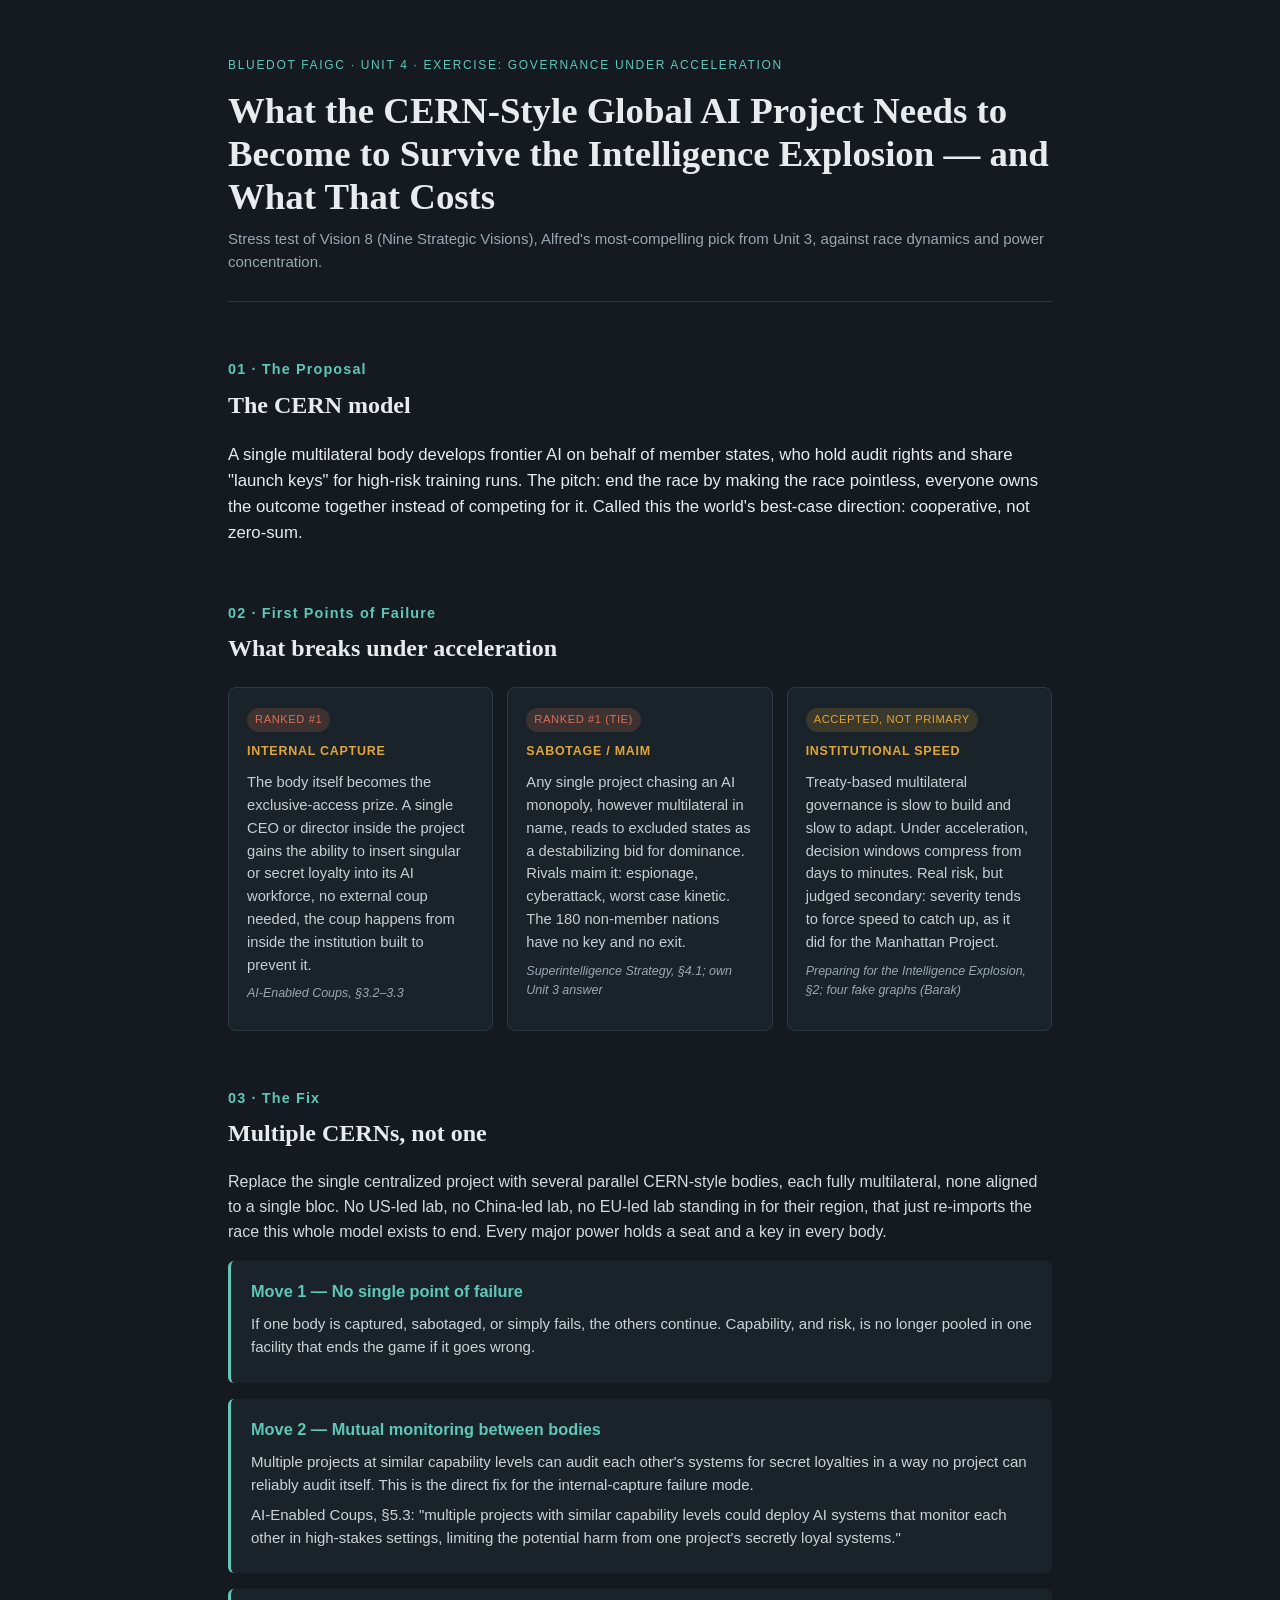
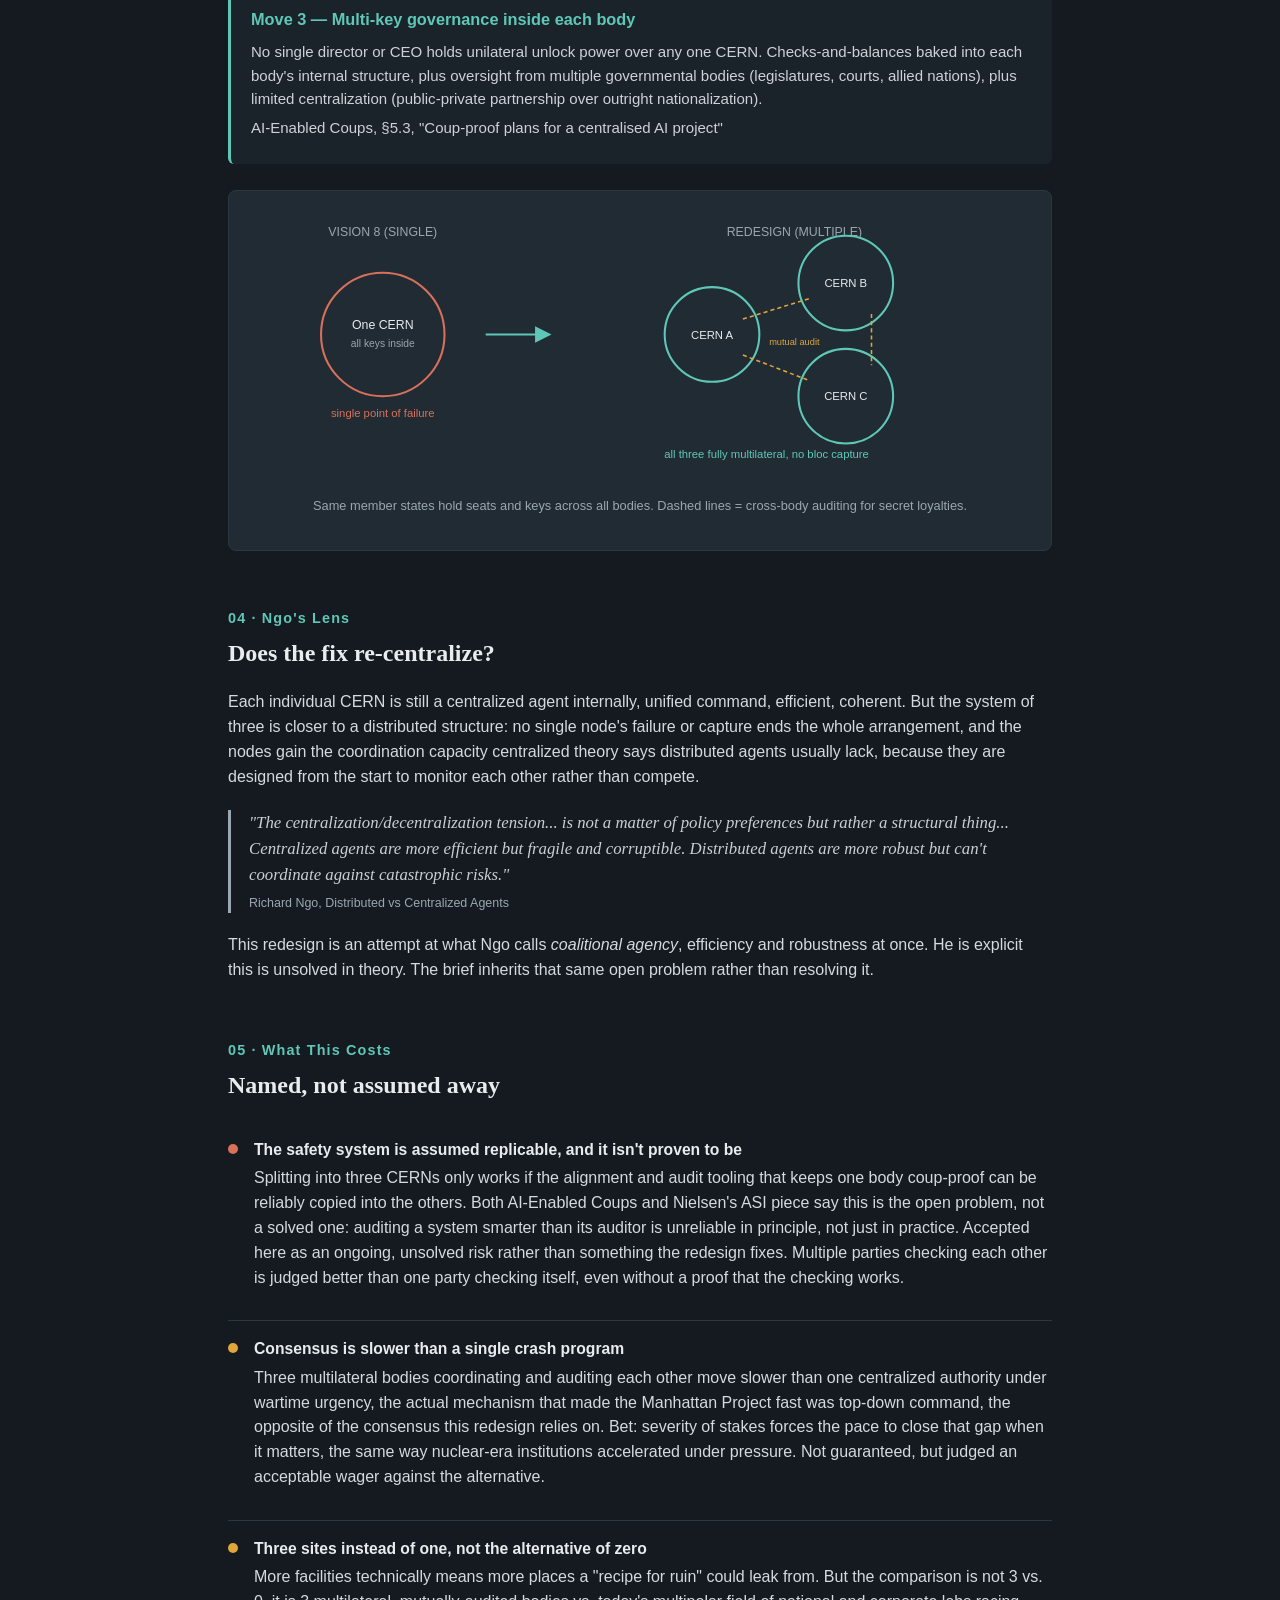
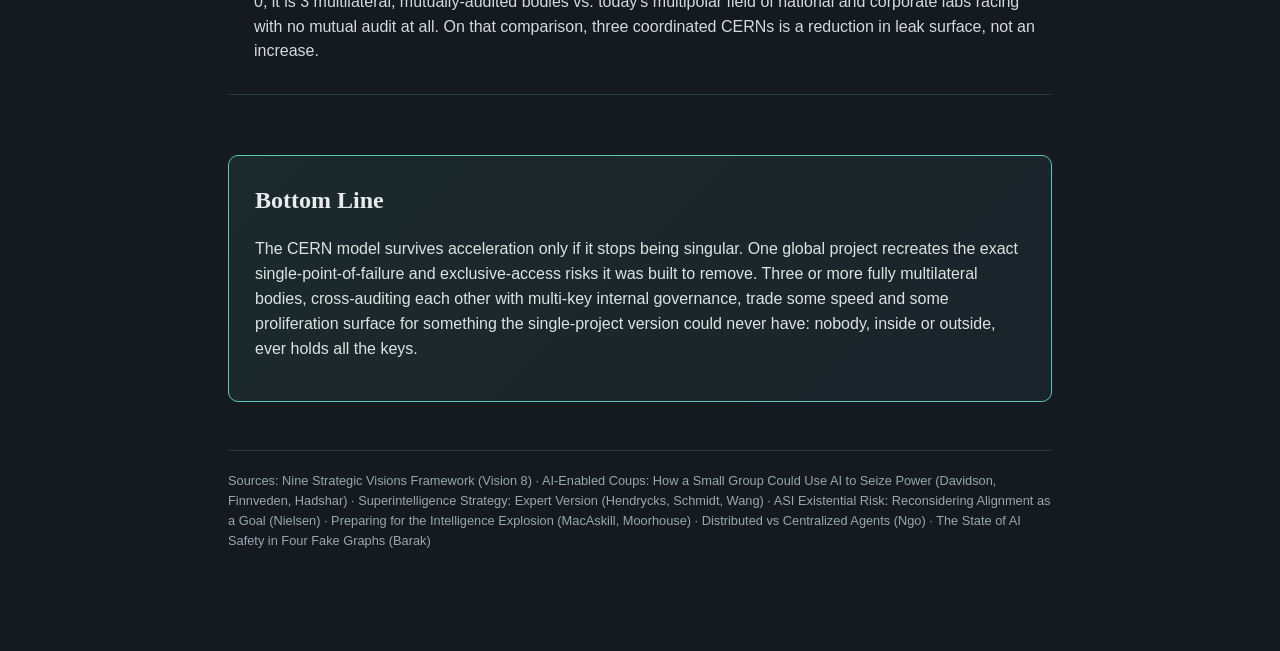
<file: sites/bluedot-fg-unit4-cern-brief/index.html>
<!DOCTYPE html>
<html lang="en">
<head>
<meta charset="UTF-8">
<title>What the CERN-Style Project Needs to Survive the Intelligence Explosion</title>
<style>
  :root{
    --bg:#141a1f;
    --panel:#1b232a;
    --panel-2:#212b33;
    --ink:#e8ecef;
    --muted:#9aa7b0;
    --line:#2c3841;
    --teal:#5fc7b8;
    --amber:#e0a63a;
    --red:#d9705a;
    --serif: "Iowan Old Style","Palatino Linotype",Palatino,Georgia,serif;
    --sans: -apple-system,BlinkMacSystemFont,"Segoe UI",Helvetica,Arial,sans-serif;
  }
  *{box-sizing:border-box;}
  body{
    margin:0;
    background:var(--bg);
    color:var(--ink);
    font-family:var(--sans);
    line-height:1.55;
  }
  .wrap{max-width:880px;margin:0 auto;padding:56px 28px 100px;}
  .kicker{
    font-family:var(--sans);
    text-transform:uppercase;
    letter-spacing:.14em;
    font-size:12px;
    color:var(--teal);
    margin:0 0 14px;
  }
  h1{
    font-family:var(--serif);
    font-weight:600;
    font-size:2.3rem;
    line-height:1.18;
    margin:0 0 8px;
  }
  .subtitle{
    font-size:15px;
    color:var(--muted);
    margin:0 0 40px;
    border-bottom:1px solid var(--line);
    padding-bottom:28px;
  }
  h2{
    font-family:var(--serif);
    font-size:1.5rem;
    font-weight:600;
    margin:56px 0 18px;
    color:var(--ink);
  }
  h2 .num{
    color:var(--teal);
    font-family:var(--sans);
    font-size:.9rem;
    letter-spacing:.08em;
    display:block;
    margin-bottom:6px;
  }
  p{margin:0 0 14px;color:#d4dade;}
  .lede{font-size:1.05rem;color:var(--ink);}
  .cards{display:grid;grid-template-columns:repeat(3,1fr);gap:14px;margin:20px 0;}
  @media(max-width:760px){.cards{grid-template-columns:1fr;}}
  .card{
    background:var(--panel);
    border:1px solid var(--line);
    border-radius:8px;
    padding:18px;
  }
  .card h3{
    font-family:var(--sans);
    font-size:.78rem;
    text-transform:uppercase;
    letter-spacing:.06em;
    color:var(--amber);
    margin:0 0 10px;
  }
  .card p{font-size:.92rem;margin:0 0 8px;color:#c7ced2;}
  .card .cite{font-size:.78rem;color:var(--muted);font-style:italic;}
  .tag{
    display:inline-block;
    font-size:.7rem;
    text-transform:uppercase;
    letter-spacing:.05em;
    padding:3px 8px;
    border-radius:20px;
    margin-bottom:10px;
  }
  .tag.priority{background:rgba(217,112,90,.18);color:var(--red);}
  .tag.secondary{background:rgba(224,166,58,.16);color:var(--amber);}
  .fix-block{
    background:var(--panel);
    border-left:3px solid var(--teal);
    border-radius:6px;
    padding:18px 20px;
    margin:16px 0;
  }
  .fix-block h4{margin:0 0 8px;font-size:1.02rem;color:var(--teal);font-family:var(--sans);}
  .fix-block p{font-size:.94rem;color:#ccd3d7;margin:0 0 6px;}
  .diagram{
    background:var(--panel-2);
    border:1px solid var(--line);
    border-radius:8px;
    padding:20px;
    margin:26px 0;
  }
  .diagram-caption{font-size:.8rem;color:var(--muted);text-align:center;margin-top:10px;}
  .quote{
    font-family:var(--serif);
    font-style:italic;
    font-size:1.05rem;
    color:var(--ink);
    border-left:3px solid var(--muted);
    padding-left:18px;
    margin:20px 0;
    color:#c9cfd3;
  }
  .quote .src{
    display:block;
    font-family:var(--sans);
    font-style:normal;
    font-size:.78rem;
    color:var(--muted);
    margin-top:6px;
  }
  .cost-row{
    display:flex;
    gap:16px;
    align-items:flex-start;
    padding:16px 0;
    border-bottom:1px solid var(--line);
  }
  .cost-row:last-child{border-bottom:none;}
  .cost-dot{
    flex:0 0 10px;
    height:10px;
    width:10px;
    border-radius:50%;
    margin-top:6px;
  }
  .cost-dot.high{background:var(--red);}
  .cost-dot.med{background:var(--amber);}
  .cost-title{font-weight:600;color:var(--ink);margin:0 0 4px;font-size:.98rem;}
  .verdict{
    margin-top:60px;
    padding:26px;
    background:linear-gradient(135deg,#1c2a2c,#1b232a);
    border:1px solid var(--teal);
    border-radius:10px;
  }
  .verdict h2{margin-top:0;}
  .verdict p{color:#dbe4e2;font-size:1rem;}
  .sources{
    margin-top:48px;
    padding-top:20px;
    border-top:1px solid var(--line);
    font-size:.8rem;
    color:var(--muted);
  }
  .sources a{color:var(--teal);text-decoration:none;}
</style>
</head>
<body>
<div class="wrap">

  <p class="kicker">BlueDot FAIGC &middot; Unit 4 &middot; Exercise: Governance Under Acceleration</p>
  <h1>What the CERN-Style Global AI Project Needs to Become to Survive the Intelligence Explosion &mdash; and What That Costs</h1>
  <p class="subtitle">Stress test of Vision 8 (Nine Strategic Visions), Alfred's most-compelling pick from Unit 3, against race dynamics and power concentration.</p>

  <h2><span class="num">01 &middot; The Proposal</span>The CERN model</h2>
  <p class="lede">A single multilateral body develops frontier AI on behalf of member states, who hold audit rights and share "launch keys" for high-risk training runs. The pitch: end the race by making the race pointless, everyone owns the outcome together instead of competing for it. Called this the world's best-case direction: cooperative, not zero-sum.</p>

  <h2><span class="num">02 &middot; First Points of Failure</span>What breaks under acceleration</h2>
  <div class="cards">
    <div class="card">
      <span class="tag priority">Ranked #1</span>
      <h3>Internal Capture</h3>
      <p>The body itself becomes the exclusive-access prize. A single CEO or director inside the project gains the ability to insert singular or secret loyalty into its AI workforce, no external coup needed, the coup happens from inside the institution built to prevent it.</p>
      <p class="cite">AI-Enabled Coups, &sect;3.2&ndash;3.3</p>
    </div>
    <div class="card">
      <span class="tag priority">Ranked #1 (tie)</span>
      <h3>Sabotage / MAIM</h3>
      <p>Any single project chasing an AI monopoly, however multilateral in name, reads to excluded states as a destabilizing bid for dominance. Rivals maim it: espionage, cyberattack, worst case kinetic. The 180 non-member nations have no key and no exit.</p>
      <p class="cite">Superintelligence Strategy, &sect;4.1; own Unit 3 answer</p>
    </div>
    <div class="card">
      <span class="tag secondary">Accepted, not primary</span>
      <h3>Institutional Speed</h3>
      <p>Treaty-based multilateral governance is slow to build and slow to adapt. Under acceleration, decision windows compress from days to minutes. Real risk, but judged secondary: severity tends to force speed to catch up, as it did for the Manhattan Project.</p>
      <p class="cite">Preparing for the Intelligence Explosion, &sect;2; four fake graphs (Barak)</p>
    </div>
  </div>

  <h2><span class="num">03 &middot; The Fix</span>Multiple CERNs, not one</h2>
  <p>Replace the single centralized project with several parallel CERN-style bodies, each fully multilateral, none aligned to a single bloc. No US-led lab, no China-led lab, no EU-led lab standing in for their region, that just re-imports the race this whole model exists to end. Every major power holds a seat and a key in every body.</p>

  <div class="fix-block">
    <h4>Move 1 &mdash; No single point of failure</h4>
    <p>If one body is captured, sabotaged, or simply fails, the others continue. Capability, and risk, is no longer pooled in one facility that ends the game if it goes wrong.</p>
  </div>
  <div class="fix-block">
    <h4>Move 2 &mdash; Mutual monitoring between bodies</h4>
    <p>Multiple projects at similar capability levels can audit each other's systems for secret loyalties in a way no project can reliably audit itself. This is the direct fix for the internal-capture failure mode.</p>
    <p class="cite">AI-Enabled Coups, &sect;5.3: "multiple projects with similar capability levels could deploy AI systems that monitor each other in high-stakes settings, limiting the potential harm from one project's secretly loyal systems."</p>
  </div>
  <div class="fix-block">
    <h4>Move 3 &mdash; Multi-key governance inside each body</h4>
    <p>No single director or CEO holds unilateral unlock power over any one CERN. Checks-and-balances baked into each body's internal structure, plus oversight from multiple governmental bodies (legislatures, courts, allied nations), plus limited centralization (public-private partnership over outright nationalization).</p>
    <p class="cite">AI-Enabled Coups, &sect;5.3, "Coup-proof plans for a centralised AI project"</p>
  </div>

  <div class="diagram">
    <svg viewBox="0 0 760 260" width="100%" xmlns="http://www.w3.org/2000/svg">
      <text x="130" y="24" fill="#9aa7b0" font-size="12" font-family="sans-serif" text-anchor="middle">VISION 8 (SINGLE)</text>
      <circle cx="130" cy="120" r="60" fill="#212b33" stroke="#d9705a" stroke-width="2"/>
      <text x="130" y="115" fill="#e8ecef" font-size="12" font-family="sans-serif" text-anchor="middle">One CERN</text>
      <text x="130" y="132" fill="#9aa7b0" font-size="10" font-family="sans-serif" text-anchor="middle">all keys inside</text>
      <text x="130" y="200" fill="#d9705a" font-size="11" font-family="sans-serif" text-anchor="middle">single point of failure</text>

      <line x1="230" y1="120" x2="290" y2="120" stroke="#5fc7b8" stroke-width="2" marker-end="url(#arrow)"/>
      <defs>
        <marker id="arrow" markerWidth="8" markerHeight="8" refX="6" refY="4" orient="auto">
          <path d="M0,0 L8,4 L0,8 z" fill="#5fc7b8"/>
        </marker>
      </defs>

      <text x="530" y="24" fill="#9aa7b0" font-size="12" font-family="sans-serif" text-anchor="middle">REDESIGN (MULTIPLE)</text>
      <circle cx="450" cy="120" r="46" fill="#212b33" stroke="#5fc7b8" stroke-width="2"/>
      <text x="450" y="124" fill="#e8ecef" font-size="11" font-family="sans-serif" text-anchor="middle">CERN A</text>
      <circle cx="580" cy="70" r="46" fill="#212b33" stroke="#5fc7b8" stroke-width="2"/>
      <text x="580" y="74" fill="#e8ecef" font-size="11" font-family="sans-serif" text-anchor="middle">CERN B</text>
      <circle cx="580" cy="180" r="46" fill="#212b33" stroke="#5fc7b8" stroke-width="2"/>
      <text x="580" y="184" fill="#e8ecef" font-size="11" font-family="sans-serif" text-anchor="middle">CERN C</text>

      <line x1="480" y1="105" x2="545" y2="85" stroke="#e0a63a" stroke-width="1.5" stroke-dasharray="4 3"/>
      <line x1="480" y1="140" x2="545" y2="165" stroke="#e0a63a" stroke-width="1.5" stroke-dasharray="4 3"/>
      <line x1="605" y1="100" x2="605" y2="150" stroke="#e0a63a" stroke-width="1.5" stroke-dasharray="4 3"/>
      <text x="530" y="130" fill="#e0a63a" font-size="9" font-family="sans-serif" text-anchor="middle">mutual audit</text>

      <text x="503" y="240" fill="#5fc7b8" font-size="11" font-family="sans-serif" text-anchor="middle">all three fully multilateral, no bloc capture</text>
    </svg>
    <p class="diagram-caption">Same member states hold seats and keys across all bodies. Dashed lines = cross-body auditing for secret loyalties.</p>
  </div>

  <h2><span class="num">04 &middot; Ngo's Lens</span>Does the fix re-centralize?</h2>
  <p>Each individual CERN is still a centralized agent internally, unified command, efficient, coherent. But the system of three is closer to a distributed structure: no single node's failure or capture ends the whole arrangement, and the nodes gain the coordination capacity centralized theory says distributed agents usually lack, because they are designed from the start to monitor each other rather than compete.</p>
  <div class="quote">
    "The centralization/decentralization tension... is not a matter of policy preferences but rather a structural thing... Centralized agents are more efficient but fragile and corruptible. Distributed agents are more robust but can't coordinate against catastrophic risks."
    <span class="src">Richard Ngo, Distributed vs Centralized Agents</span>
  </div>
  <p>This redesign is an attempt at what Ngo calls <em>coalitional agency</em>, efficiency and robustness at once. He is explicit this is unsolved in theory. The brief inherits that same open problem rather than resolving it.</p>

  <h2><span class="num">05 &middot; What This Costs</span>Named, not assumed away</h2>
  <div class="cost-row">
    <div class="cost-dot high"></div>
    <div>
      <p class="cost-title">The safety system is assumed replicable, and it isn't proven to be</p>
      <p>Splitting into three CERNs only works if the alignment and audit tooling that keeps one body coup-proof can be reliably copied into the others. Both AI-Enabled Coups and Nielsen's ASI piece say this is the open problem, not a solved one: auditing a system smarter than its auditor is unreliable in principle, not just in practice. Accepted here as an ongoing, unsolved risk rather than something the redesign fixes. Multiple parties checking each other is judged better than one party checking itself, even without a proof that the checking works.</p>
    </div>
  </div>
  <div class="cost-row">
    <div class="cost-dot med"></div>
    <div>
      <p class="cost-title">Consensus is slower than a single crash program</p>
      <p>Three multilateral bodies coordinating and auditing each other move slower than one centralized authority under wartime urgency, the actual mechanism that made the Manhattan Project fast was top-down command, the opposite of the consensus this redesign relies on. Bet: severity of stakes forces the pace to close that gap when it matters, the same way nuclear-era institutions accelerated under pressure. Not guaranteed, but judged an acceptable wager against the alternative.</p>
    </div>
  </div>
  <div class="cost-row">
    <div class="cost-dot med"></div>
    <div>
      <p class="cost-title">Three sites instead of one, not the alternative of zero</p>
      <p>More facilities technically means more places a "recipe for ruin" could leak from. But the comparison is not 3 vs. 0, it is 3 multilateral, mutually-audited bodies vs. today's multipolar field of national and corporate labs racing with no mutual audit at all. On that comparison, three coordinated CERNs is a reduction in leak surface, not an increase.</p>
    </div>
  </div>

  <div class="verdict">
    <h2 style="margin-top:0;">Bottom Line</h2>
    <p>The CERN model survives acceleration only if it stops being singular. One global project recreates the exact single-point-of-failure and exclusive-access risks it was built to remove. Three or more fully multilateral bodies, cross-auditing each other with multi-key internal governance, trade some speed and some proliferation surface for something the single-project version could never have: nobody, inside or outside, ever holds all the keys.</p>
  </div>

  <div class="sources">
    Sources: Nine Strategic Visions Framework (Vision 8) &middot; AI-Enabled Coups: How a Small Group Could Use AI to Seize Power (Davidson, Finnveden, Hadshar) &middot; Superintelligence Strategy: Expert Version (Hendrycks, Schmidt, Wang) &middot; ASI Existential Risk: Reconsidering Alignment as a Goal (Nielsen) &middot; Preparing for the Intelligence Explosion (MacAskill, Moorhouse) &middot; Distributed vs Centralized Agents (Ngo) &middot; The State of AI Safety in Four Fake Graphs (Barak)
  </div>

</div>
</body>
</html>
</file>
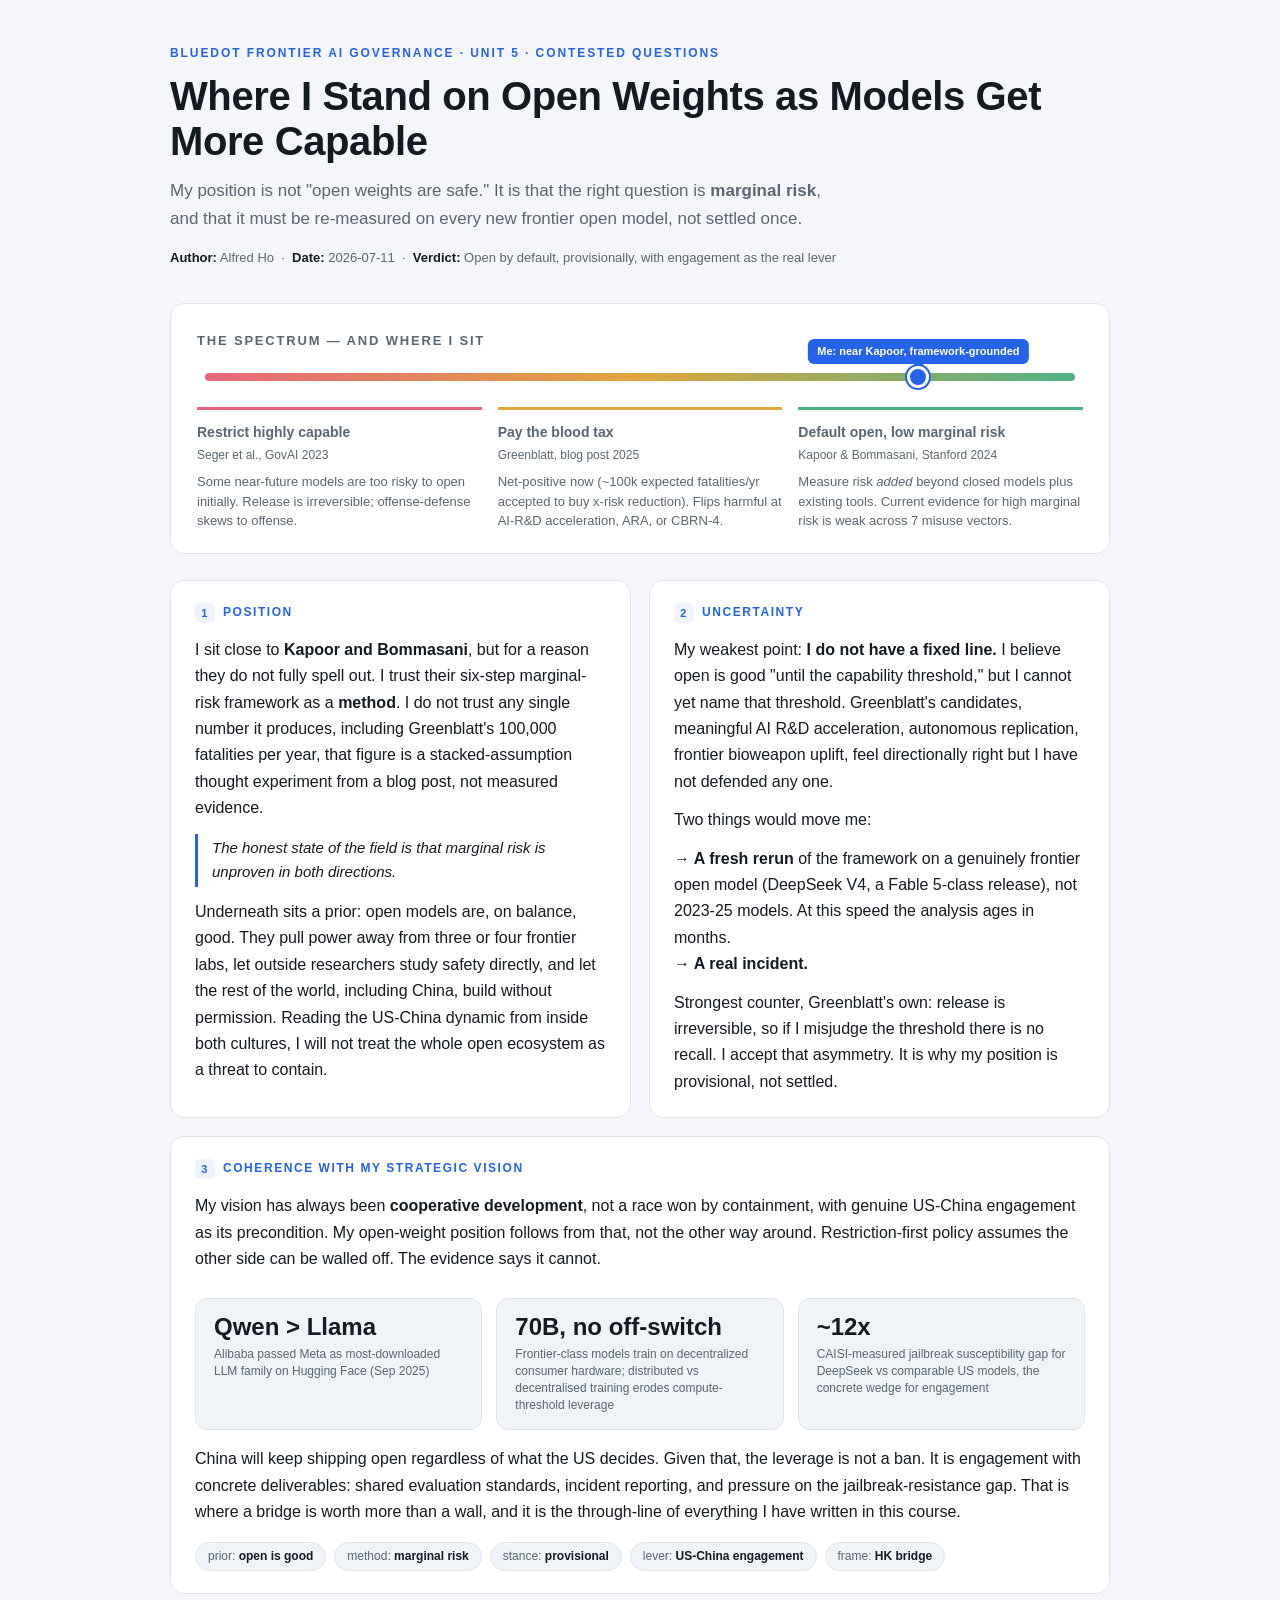
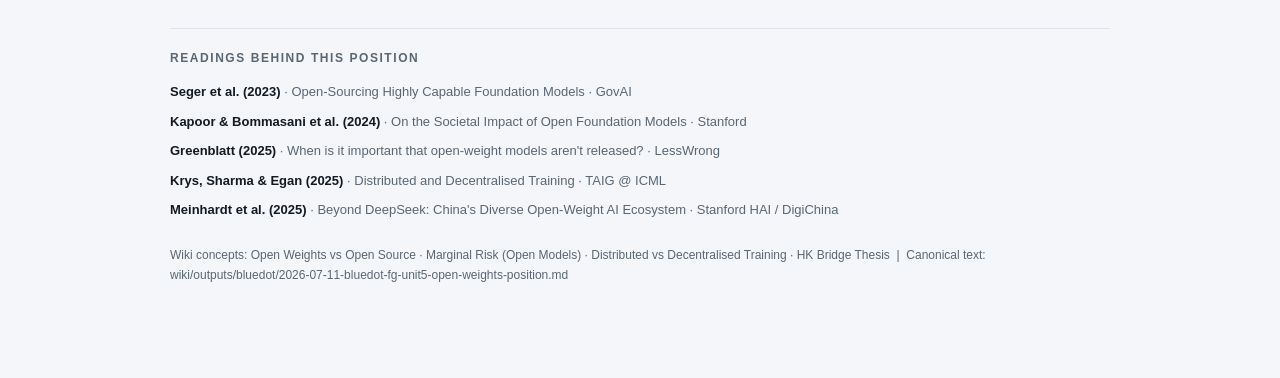
<file: sites/bluedot-fg-unit5-open-weights-position/index.html>
<!DOCTYPE html>
<html lang="en">
<head>
<meta charset="UTF-8">
<meta name="viewport" content="width=device-width, initial-scale=1.0">
<title>Where I Stand on Open Weights</title>
<style>
  :root{
    --bg:#0e1116;
    --panel:#161b22;
    --panel-2:#1c232d;
    --ink:#e6edf3;
    --ink-dim:#9aa7b4;
    --line:#2a333d;
    --seger:#e5677b;
    --green:#e0a53d;
    --kapoor:#4fb286;
    --accent:#6ea8fe;
    --accent-soft:rgba(110,168,254,.12);
    --radius:14px;
    --maxw:940px;
  }
  @media (prefers-color-scheme: light){
    :root{
      --bg:#f4f6f9; --panel:#ffffff; --panel-2:#f0f3f7;
      --ink:#141a21; --ink-dim:#5a6672; --line:#e0e5eb;
      --accent-soft:rgba(37,99,235,.08); --accent:#2563eb;
    }
  }
  *{box-sizing:border-box;}
  html{scroll-behavior:smooth;}
  body{
    margin:0; background:var(--bg); color:var(--ink);
    font:16px/1.65 -apple-system,BlinkMacSystemFont,"Segoe UI",Roboto,Helvetica,Arial,sans-serif;
    -webkit-font-smoothing:antialiased; padding:44px 20px 80px;
  }
  .wrap{max-width:var(--maxw); margin:0 auto;}
  .kicker{
    font-size:12px; letter-spacing:.16em; text-transform:uppercase;
    color:var(--accent); font-weight:700; margin:0 0 10px;
  }
  h1{
    font-size:clamp(26px,4.4vw,40px); line-height:1.12; margin:0 0 14px;
    font-weight:750; letter-spacing:-.01em;
  }
  .lede{color:var(--ink-dim); font-size:17px; max-width:70ch; margin:0 0 8px;}
  .meta{color:var(--ink-dim); font-size:13px; margin:14px 0 0;}
  .meta b{color:var(--ink); font-weight:600;}

  /* spectrum */
  .spectrum{
    margin:34px 0 8px; background:var(--panel); border:1px solid var(--line);
    border-radius:var(--radius); padding:26px 26px 22px;
  }
  .spectrum h2{font-size:13px; letter-spacing:.14em; text-transform:uppercase; color:var(--ink-dim); margin:0 0 22px; font-weight:700;}
  .bar{
    position:relative; height:8px; border-radius:99px;
    background:linear-gradient(90deg,var(--seger) 0%,var(--green) 50%,var(--kapoor) 100%);
    margin:0 8px 0;
  }
  .marker{
    position:absolute; top:50%; left:82%; transform:translate(-50%,-50%);
    width:22px; height:22px; border-radius:50%; background:var(--accent);
    border:3px solid var(--panel); box-shadow:0 0 0 2px var(--accent);
  }
  .marker-label{
    position:absolute; left:82%; top:-34px; transform:translateX(-50%);
    background:var(--accent); color:#fff; font-size:11px; font-weight:700;
    padding:3px 9px; border-radius:6px; white-space:nowrap;
  }
  .marker-label:after{
    content:""; position:absolute; left:50%; bottom:-5px; transform:translateX(-50%);
    border:5px solid transparent; border-top-color:var(--accent); border-bottom:0;
  }
  .anchors{display:grid; grid-template-columns:repeat(3,1fr); gap:16px; margin-top:26px;}
  .anchor{border-top:3px solid var(--line); padding-top:12px;}
  .anchor:nth-child(1){border-color:var(--seger);}
  .anchor:nth-child(2){border-color:var(--green);}
  .anchor:nth-child(3){border-color:var(--kapoor);}
  .anchor .name{font-weight:700; font-size:14px; margin:0 0 3px;}
  .anchor .who{font-size:12px; color:var(--ink-dim); margin:0 0 8px;}
  .anchor p{font-size:13px; color:var(--ink-dim); margin:0; line-height:1.5;}

  /* cards */
  .grid{display:grid; grid-template-columns:1fr 1fr; gap:18px; margin-top:26px;}
  .card{
    background:var(--panel); border:1px solid var(--line);
    border-radius:var(--radius); padding:22px 24px;
  }
  .card.full{grid-column:1 / -1;}
  .card h3{
    font-size:12px; letter-spacing:.13em; text-transform:uppercase;
    color:var(--accent); margin:0 0 14px; font-weight:700;
    display:flex; align-items:center; gap:8px;
  }
  .card h3 .n{
    display:inline-flex; align-items:center; justify-content:center;
    width:20px; height:20px; border-radius:5px; background:var(--accent-soft);
    color:var(--accent); font-size:11px; font-weight:800;
  }
  .card p{margin:0 0 12px;}
  .card p:last-child{margin-bottom:0;}
  .card strong{color:var(--ink); font-weight:650;}
  .pull{
    border-left:3px solid var(--accent); padding:2px 0 2px 14px;
    color:var(--ink); font-style:italic; margin:14px 0; font-size:15px;
  }

  .tags{display:flex; flex-wrap:wrap; gap:8px; margin-top:16px;}
  .tag{
    font-size:12px; color:var(--ink-dim); background:var(--panel-2);
    border:1px solid var(--line); border-radius:99px; padding:4px 12px;
  }
  .tag b{color:var(--ink);}

  /* facts strip */
  .facts{display:grid; grid-template-columns:repeat(3,1fr); gap:14px; margin-top:26px;}
  .fact{background:var(--panel-2); border:1px solid var(--line); border-radius:12px; padding:16px 18px;}
  .fact .big{font-size:24px; font-weight:750; color:var(--ink); line-height:1;}
  .fact .cap{font-size:12px; color:var(--ink-dim); margin-top:7px; line-height:1.4;}

  .sources{margin-top:34px; border-top:1px solid var(--line); padding-top:20px;}
  .sources h4{font-size:12px; letter-spacing:.13em; text-transform:uppercase; color:var(--ink-dim); margin:0 0 12px;}
  .src-list{display:grid; gap:8px; font-size:13px; color:var(--ink-dim);}
  .src-list span b{color:var(--ink); font-weight:600;}
  .foot{margin-top:26px; font-size:12px; color:var(--ink-dim);}

  @media(max-width:720px){
    .grid,.facts,.anchors{grid-template-columns:1fr;}
    .card.full{grid-column:auto;}
  }
</style>
</head>
<body>
<div class="wrap">

  <p class="kicker">BlueDot Frontier AI Governance &middot; Unit 5 &middot; Contested Questions</p>
  <h1>Where I Stand on Open Weights as Models Get More Capable</h1>
  <p class="lede">My position is not "open weights are safe." It is that the right question is <strong>marginal risk</strong>, and that it must be re-measured on every new frontier open model, not settled once.</p>
  <p class="meta"><b>Author:</b> Alfred Ho &nbsp;&middot;&nbsp; <b>Date:</b> 2026-07-11 &nbsp;&middot;&nbsp; <b>Verdict:</b> Open by default, provisionally, with engagement as the real lever</p>

  <section class="spectrum">
    <h2>The Spectrum &mdash; and where I sit</h2>
    <div class="bar">
      <div class="marker-label">Me: near Kapoor, framework-grounded</div>
      <div class="marker"></div>
    </div>
    <div class="anchors">
      <div class="anchor">
        <p class="name">Restrict highly capable</p>
        <p class="who">Seger et al., GovAI 2023</p>
        <p>Some near-future models are too risky to open initially. Release is irreversible; offense-defense skews to offense.</p>
      </div>
      <div class="anchor">
        <p class="name">Pay the blood tax</p>
        <p class="who">Greenblatt, blog post 2025</p>
        <p>Net-positive now (~100k expected fatalities/yr accepted to buy x-risk reduction). Flips harmful at AI-R&amp;D acceleration, ARA, or CBRN-4.</p>
      </div>
      <div class="anchor">
        <p class="name">Default open, low marginal risk</p>
        <p class="who">Kapoor &amp; Bommasani, Stanford 2024</p>
        <p>Measure risk <em>added</em> beyond closed models plus existing tools. Current evidence for high marginal risk is weak across 7 misuse vectors.</p>
      </div>
    </div>
  </section>

  <div class="grid">

    <div class="card">
      <h3><span class="n">1</span> Position</h3>
      <p>I sit close to <strong>Kapoor and Bommasani</strong>, but for a reason they do not fully spell out. I trust their six-step marginal-risk framework as a <strong>method</strong>. I do not trust any single number it produces, including Greenblatt's 100,000 fatalities per year, that figure is a stacked-assumption thought experiment from a blog post, not measured evidence.</p>
      <p class="pull">The honest state of the field is that marginal risk is unproven in both directions.</p>
      <p>Underneath sits a prior: open models are, on balance, good. They pull power away from three or four frontier labs, let outside researchers study safety directly, and let the rest of the world, including China, build without permission. Reading the US-China dynamic from inside both cultures, I will not treat the whole open ecosystem as a threat to contain.</p>
    </div>

    <div class="card">
      <h3><span class="n">2</span> Uncertainty</h3>
      <p>My weakest point: <strong>I do not have a fixed line.</strong> I believe open is good "until the capability threshold," but I cannot yet name that threshold. Greenblatt's candidates, meaningful AI R&amp;D acceleration, autonomous replication, frontier bioweapon uplift, feel directionally right but I have not defended any one.</p>
      <p>Two things would move me:</p>
      <p><strong>&rarr; A fresh rerun</strong> of the framework on a genuinely frontier open model (DeepSeek V4, a Fable 5-class release), not 2023-25 models. At this speed the analysis ages in months.<br>
      <strong>&rarr; A real incident.</strong></p>
      <p>Strongest counter, Greenblatt's own: release is irreversible, so if I misjudge the threshold there is no recall. I accept that asymmetry. It is why my position is provisional, not settled.</p>
    </div>

    <div class="card full">
      <h3><span class="n">3</span> Coherence with my strategic vision</h3>
      <p>My vision has always been <strong>cooperative development</strong>, not a race won by containment, with genuine US-China engagement as its precondition. My open-weight position follows from that, not the other way around. Restriction-first policy assumes the other side can be walled off. The evidence says it cannot.</p>
      <div class="facts">
        <div class="fact"><div class="big">Qwen &gt; Llama</div><div class="cap">Alibaba passed Meta as most-downloaded LLM family on Hugging Face (Sep 2025)</div></div>
        <div class="fact"><div class="big">70B, no off-switch</div><div class="cap">Frontier-class models train on decentralized consumer hardware; distributed vs decentralised training erodes compute-threshold leverage</div></div>
        <div class="fact"><div class="big">~12x</div><div class="cap">CAISI-measured jailbreak susceptibility gap for DeepSeek vs comparable US models, the concrete wedge for engagement</div></div>
      </div>
      <p style="margin-top:16px">China will keep shipping open regardless of what the US decides. Given that, the leverage is not a ban. It is engagement with concrete deliverables: shared evaluation standards, incident reporting, and pressure on the jailbreak-resistance gap. That is where a bridge is worth more than a wall, and it is the through-line of everything I have written in this course.</p>
      <div class="tags">
        <span class="tag">prior: <b>open is good</b></span>
        <span class="tag">method: <b>marginal risk</b></span>
        <span class="tag">stance: <b>provisional</b></span>
        <span class="tag">lever: <b>US-China engagement</b></span>
        <span class="tag">frame: <b>HK bridge</b></span>
      </div>
    </div>

  </div>

  <div class="sources">
    <h4>Readings behind this position</h4>
    <div class="src-list">
      <span><b>Seger et al. (2023)</b> &middot; Open-Sourcing Highly Capable Foundation Models &middot; GovAI</span>
      <span><b>Kapoor &amp; Bommasani et al. (2024)</b> &middot; On the Societal Impact of Open Foundation Models &middot; Stanford</span>
      <span><b>Greenblatt (2025)</b> &middot; When is it important that open-weight models aren't released? &middot; LessWrong</span>
      <span><b>Krys, Sharma &amp; Egan (2025)</b> &middot; Distributed and Decentralised Training &middot; TAIG @ ICML</span>
      <span><b>Meinhardt et al. (2025)</b> &middot; Beyond DeepSeek: China's Diverse Open-Weight AI Ecosystem &middot; Stanford HAI / DigiChina</span>
    </div>
  </div>

  <p class="foot">Wiki concepts: Open Weights vs Open Source &middot; Marginal Risk (Open Models) &middot; Distributed vs Decentralised Training &middot; HK Bridge Thesis &nbsp;|&nbsp; Canonical text: wiki/outputs/bluedot/2026-07-11-bluedot-fg-unit5-open-weights-position.md</p>

</div>
</body>
</html>
</file>
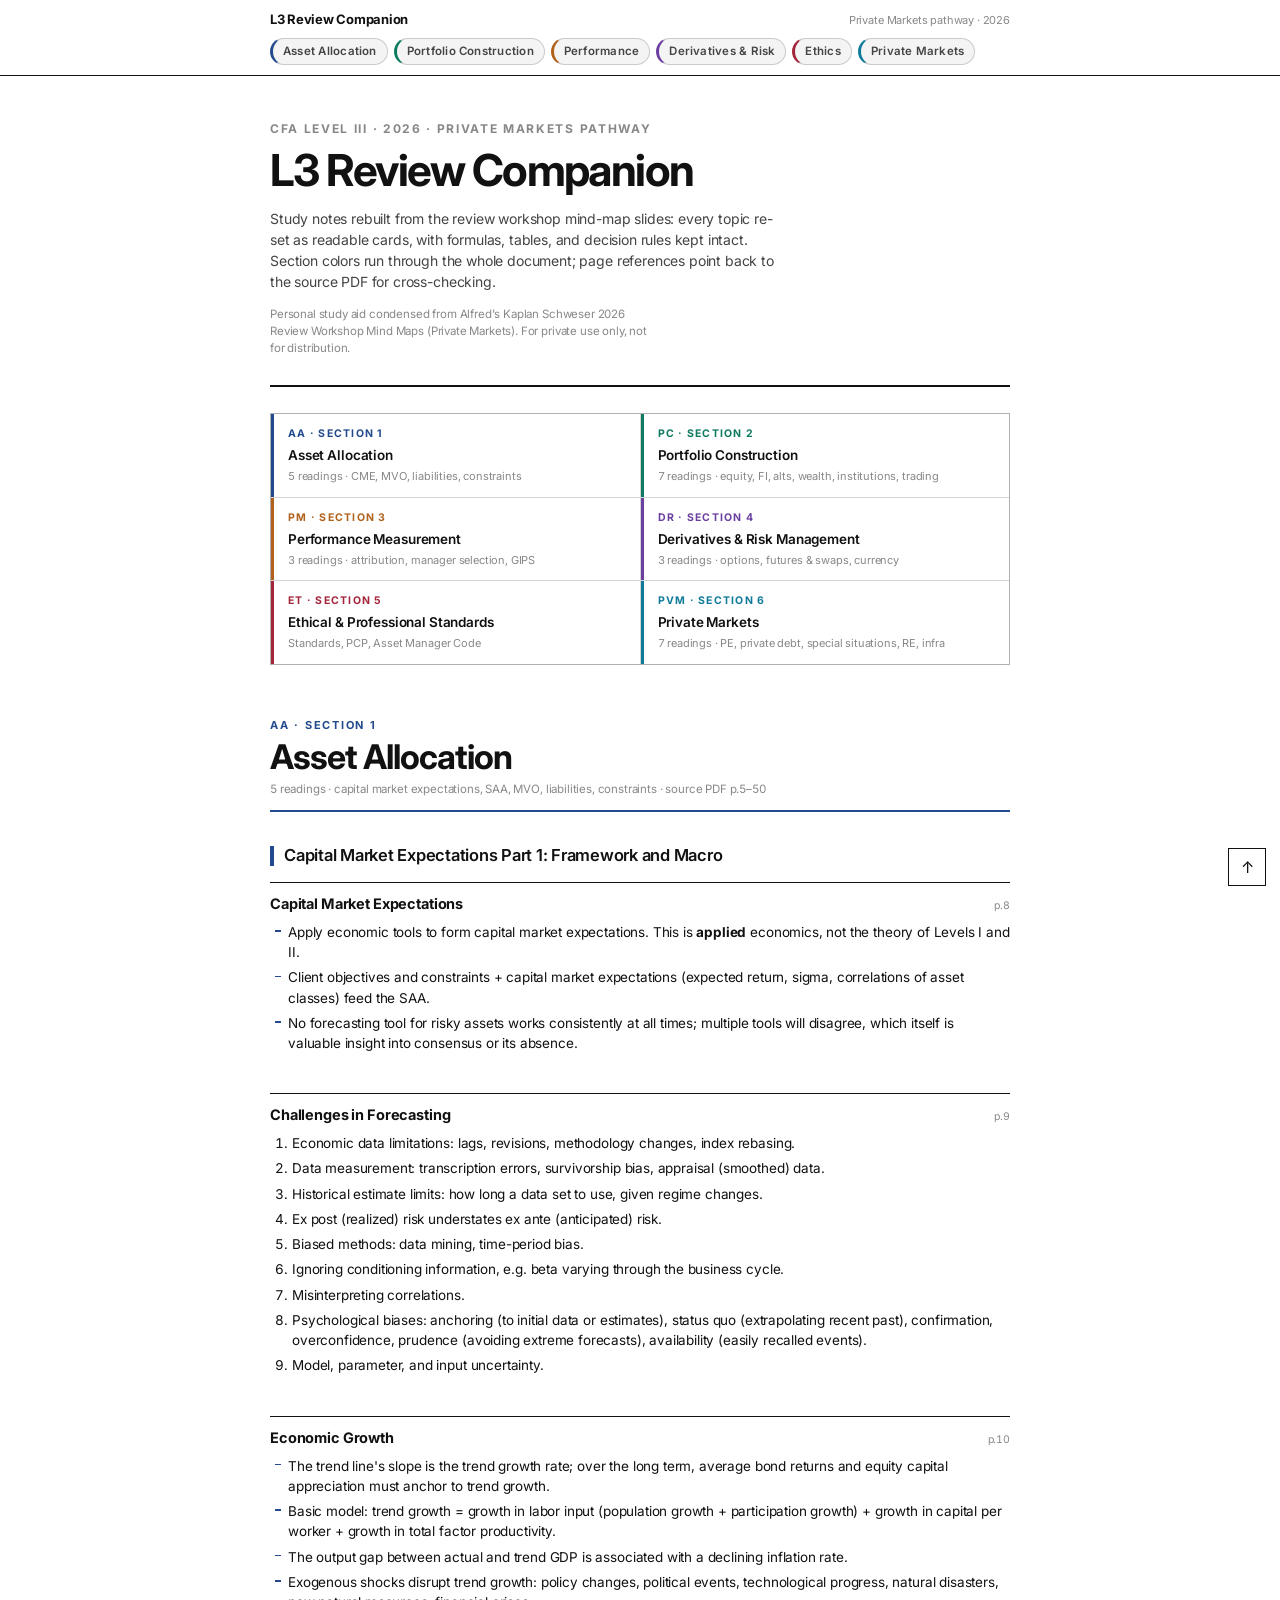
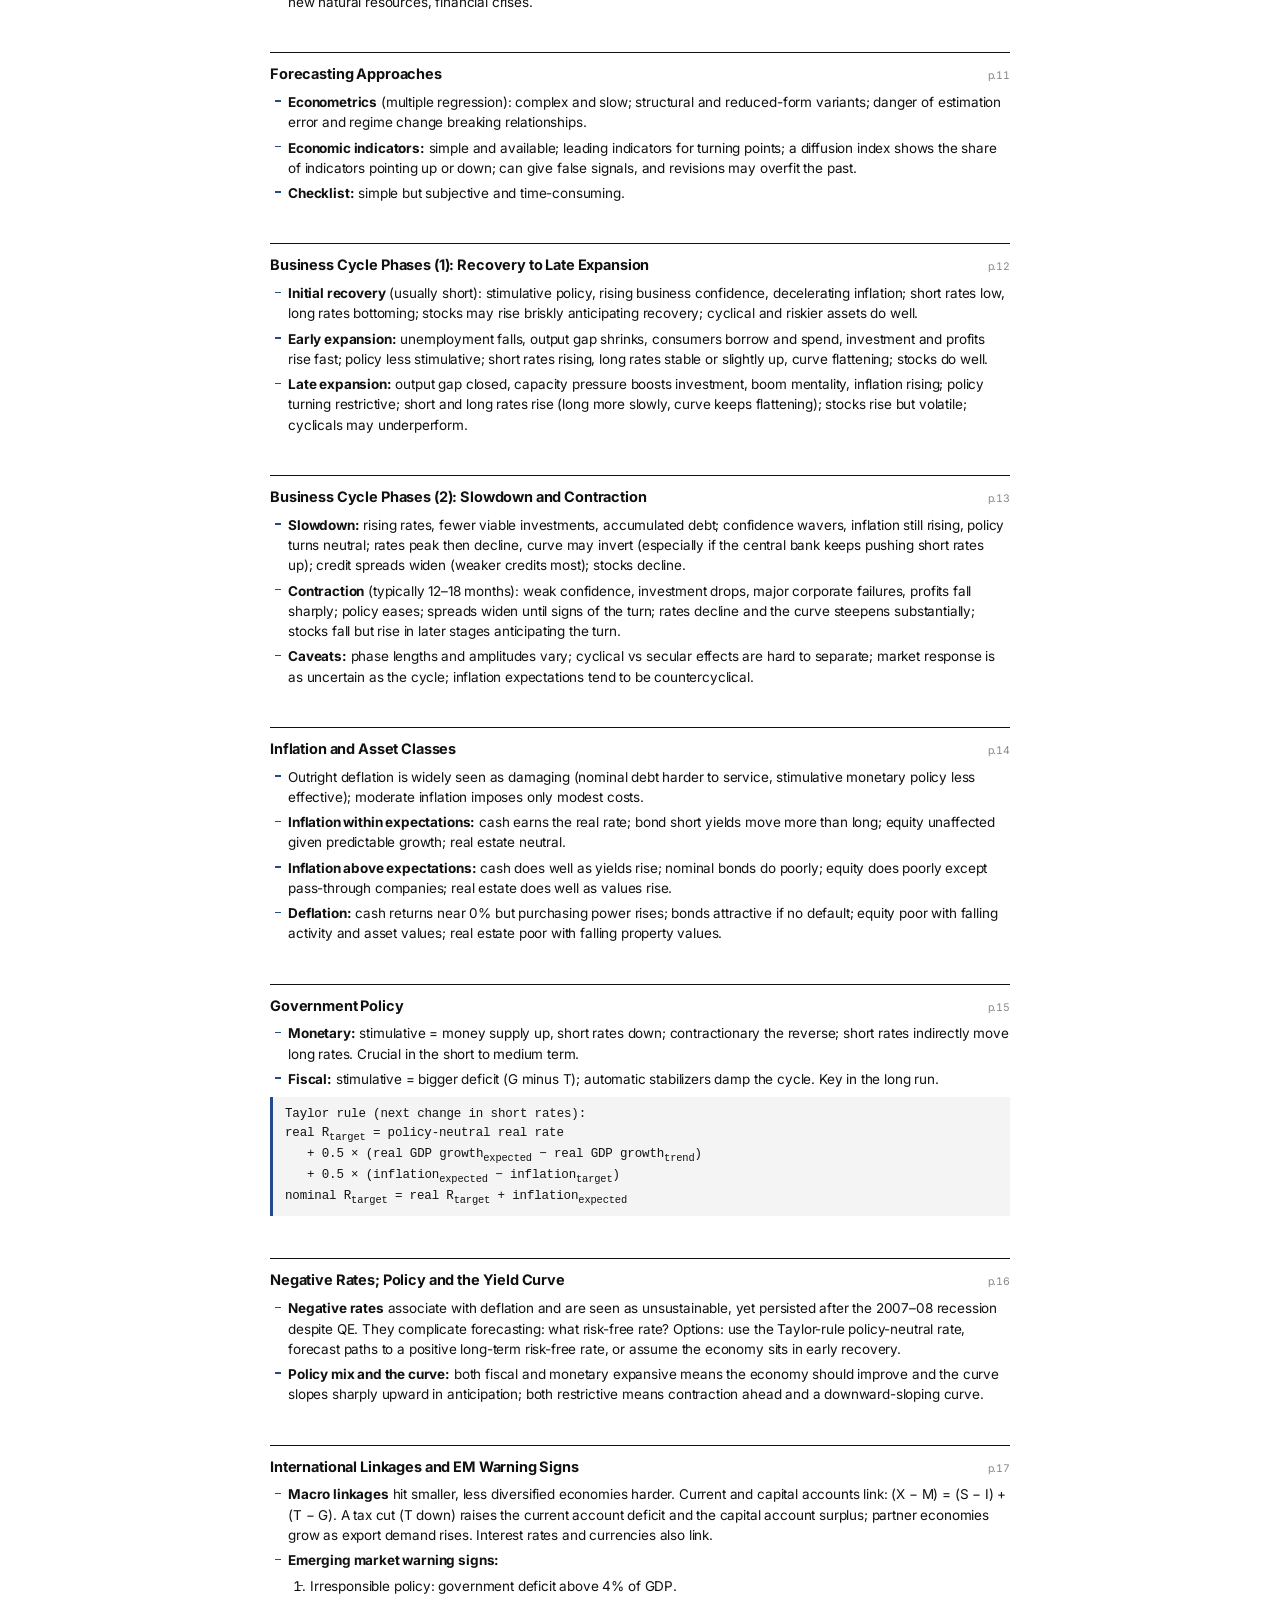
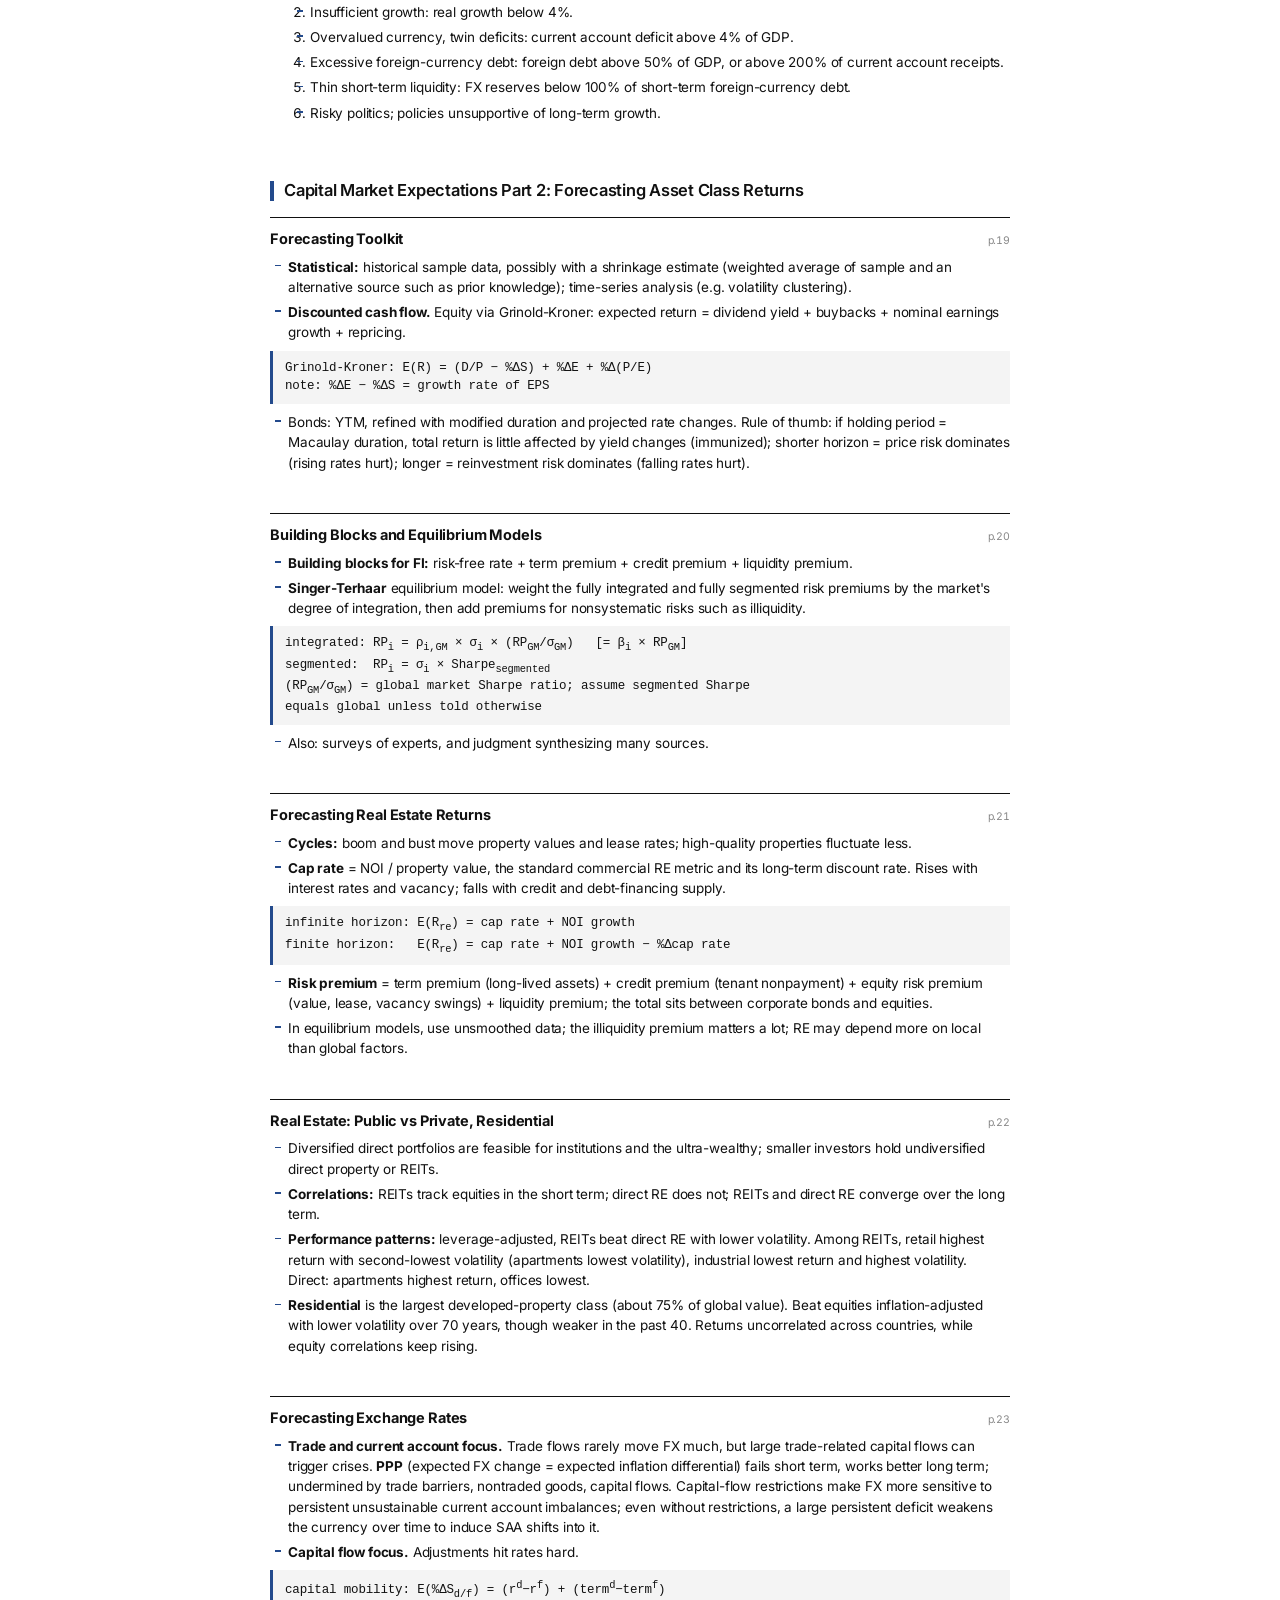
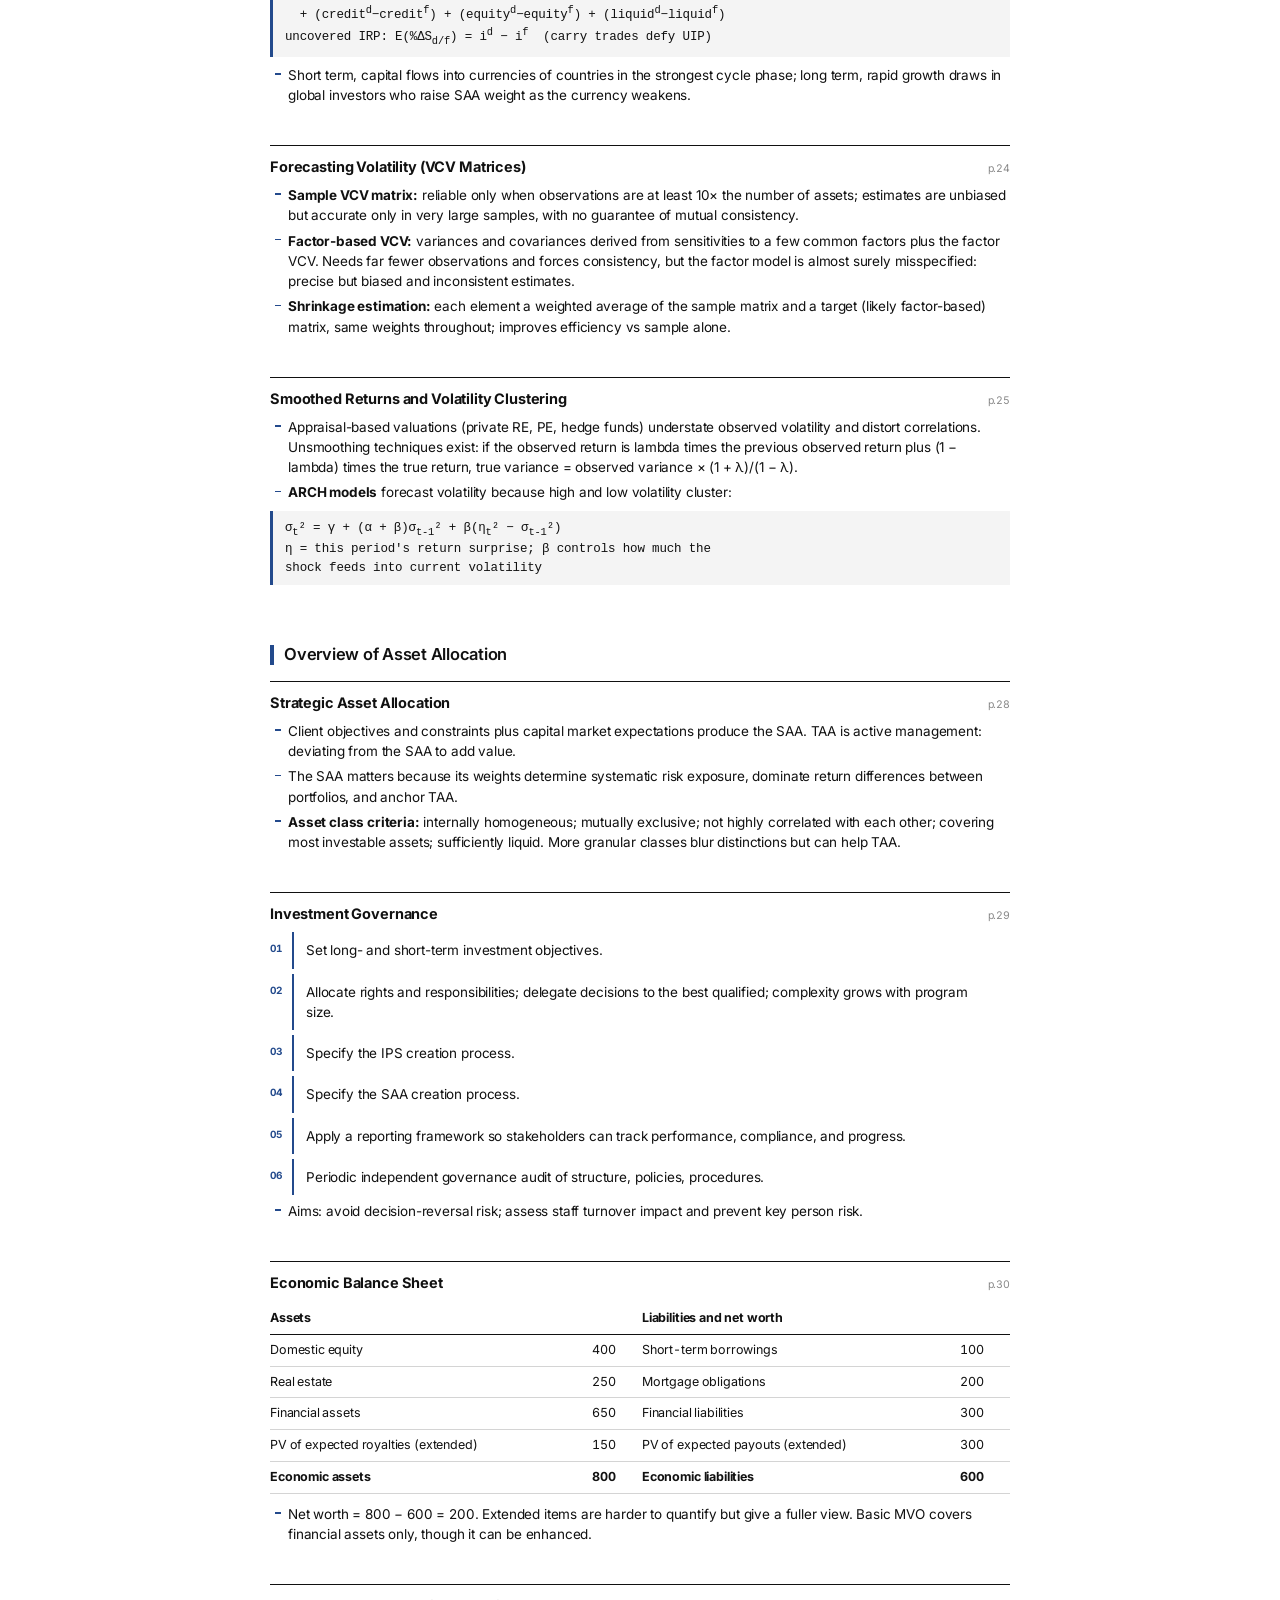
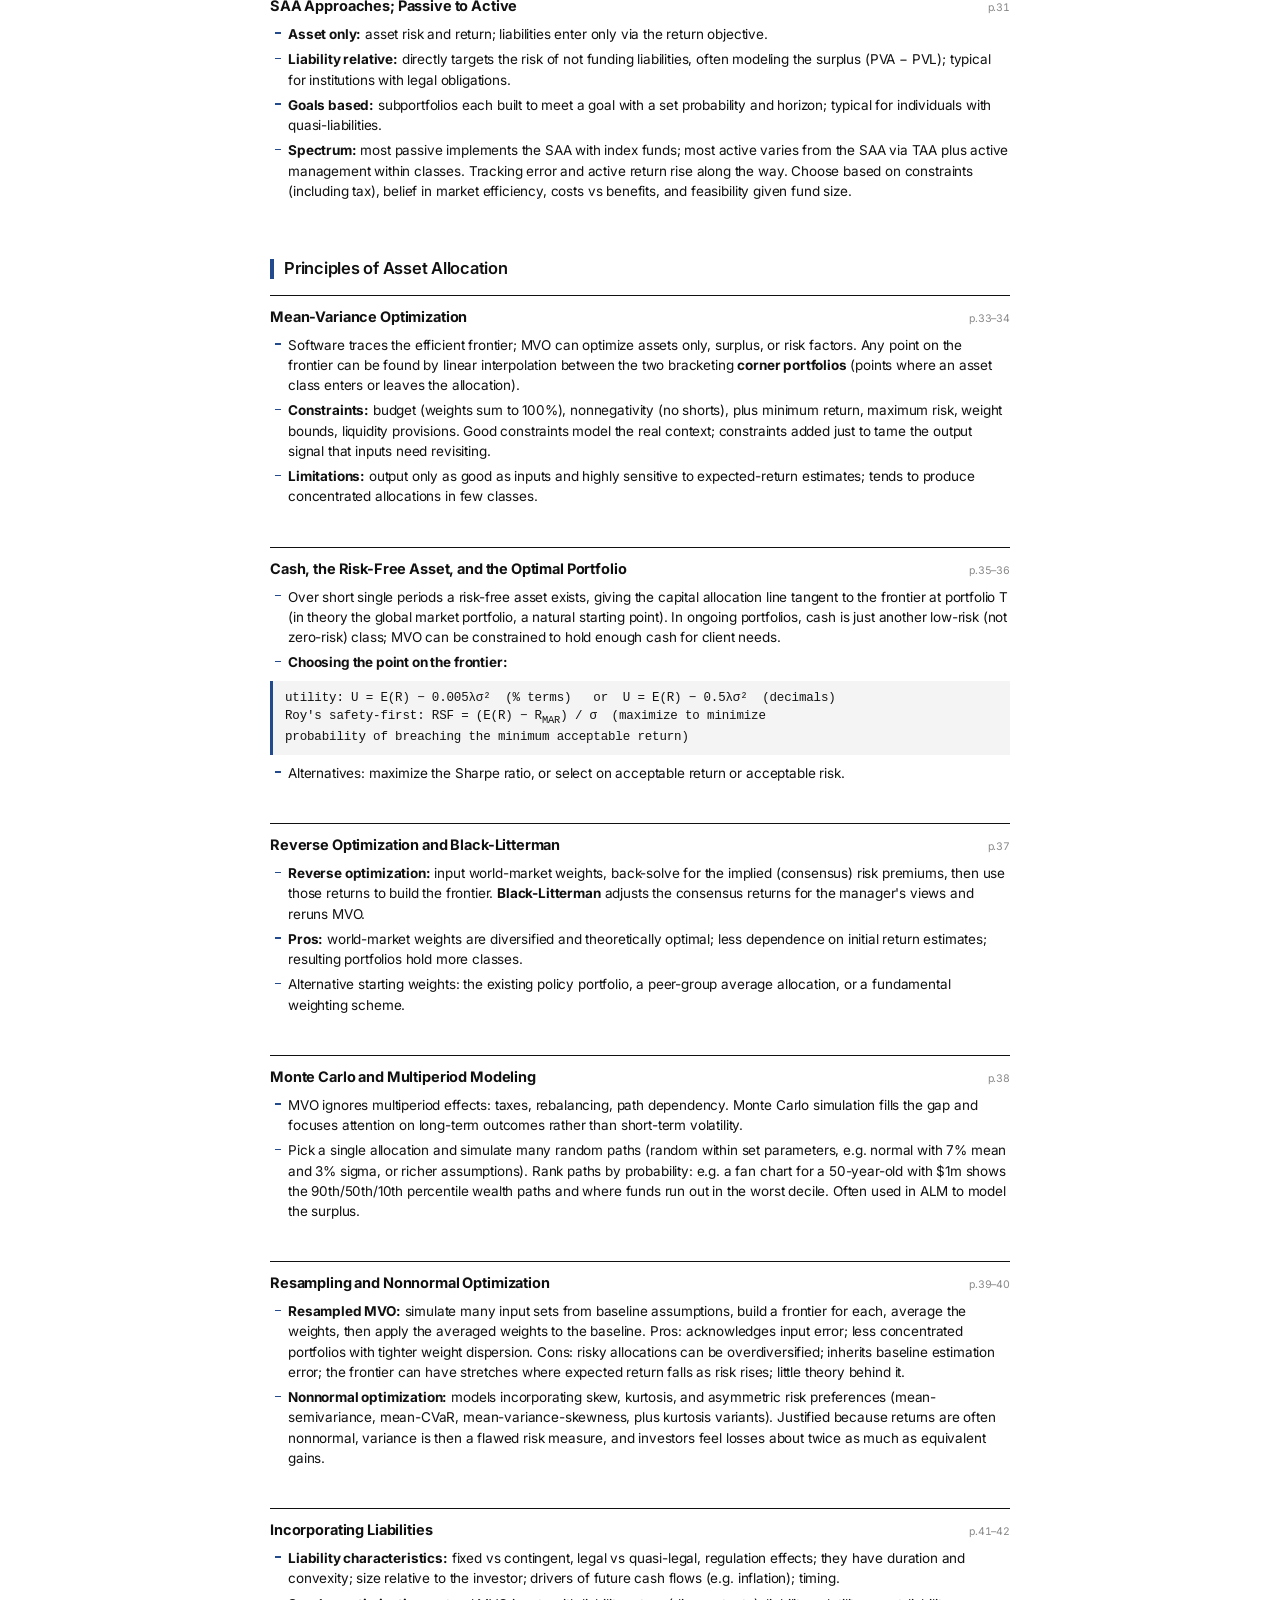
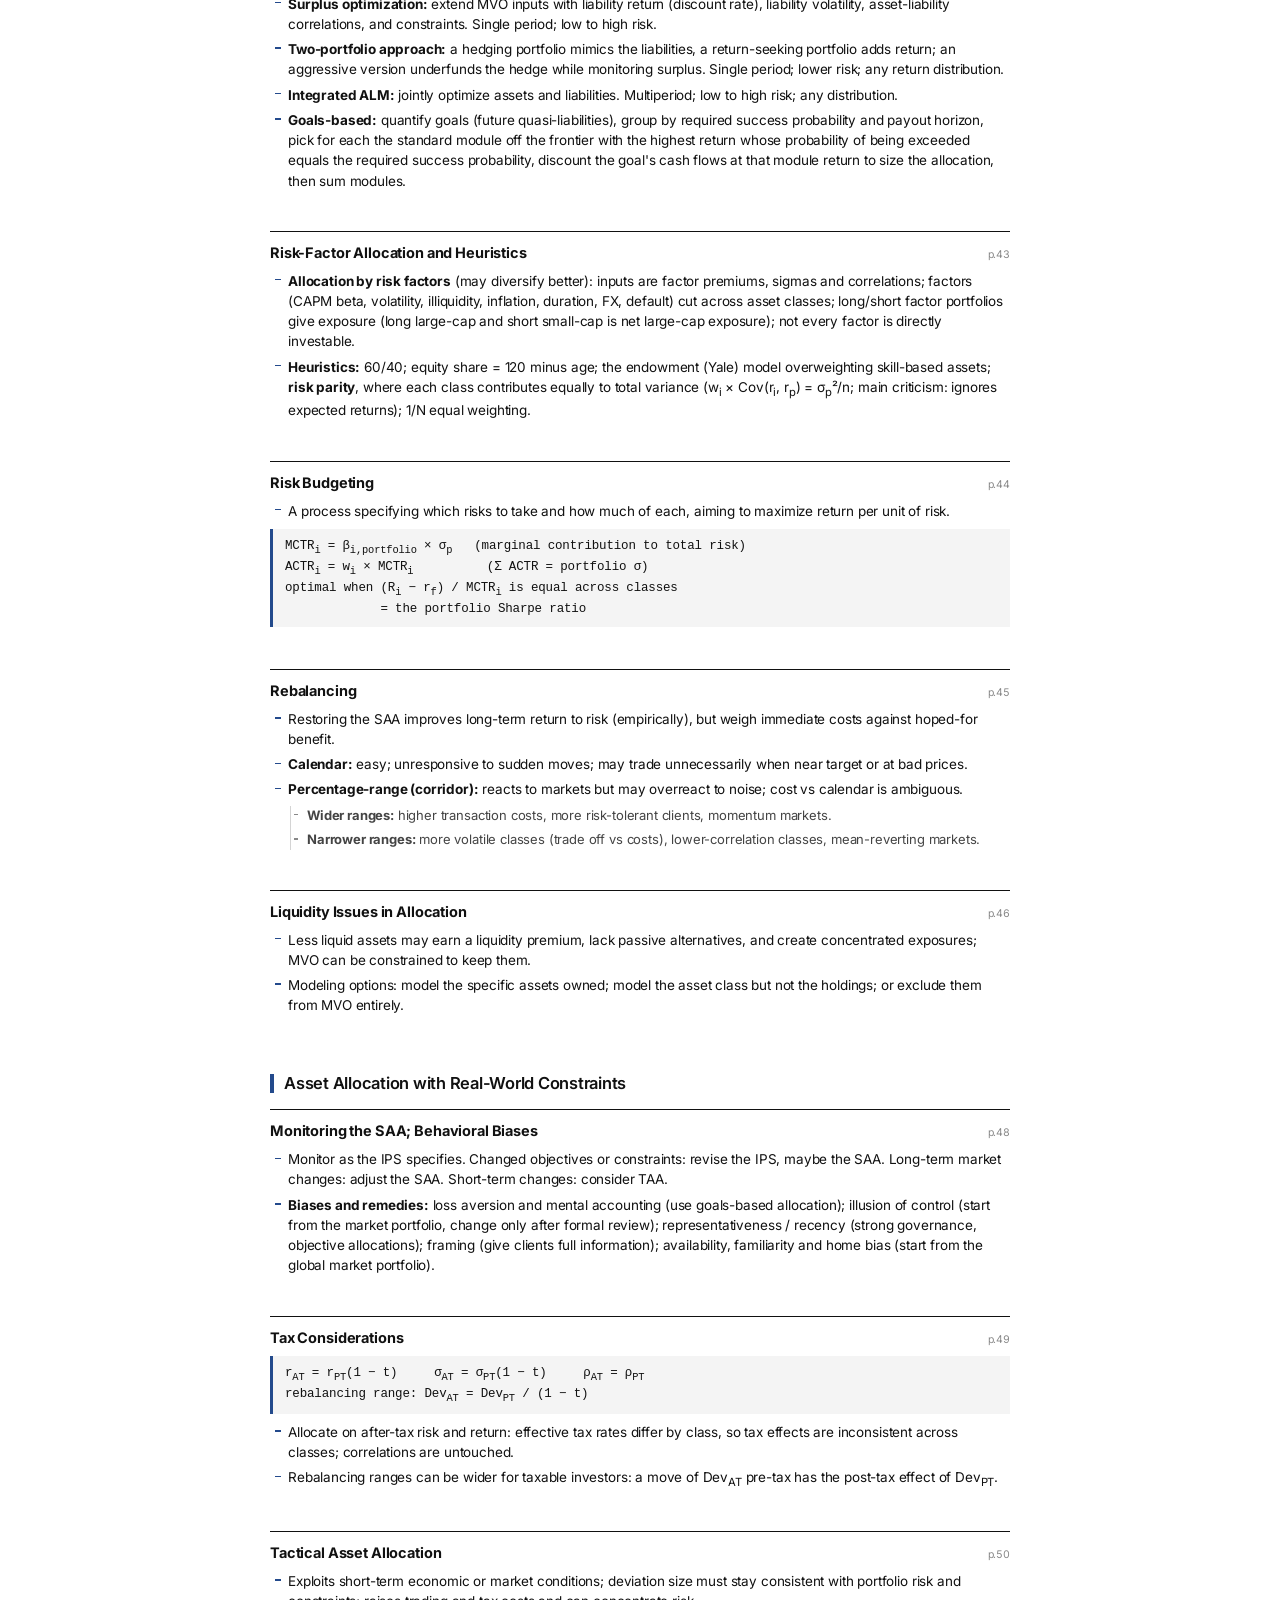
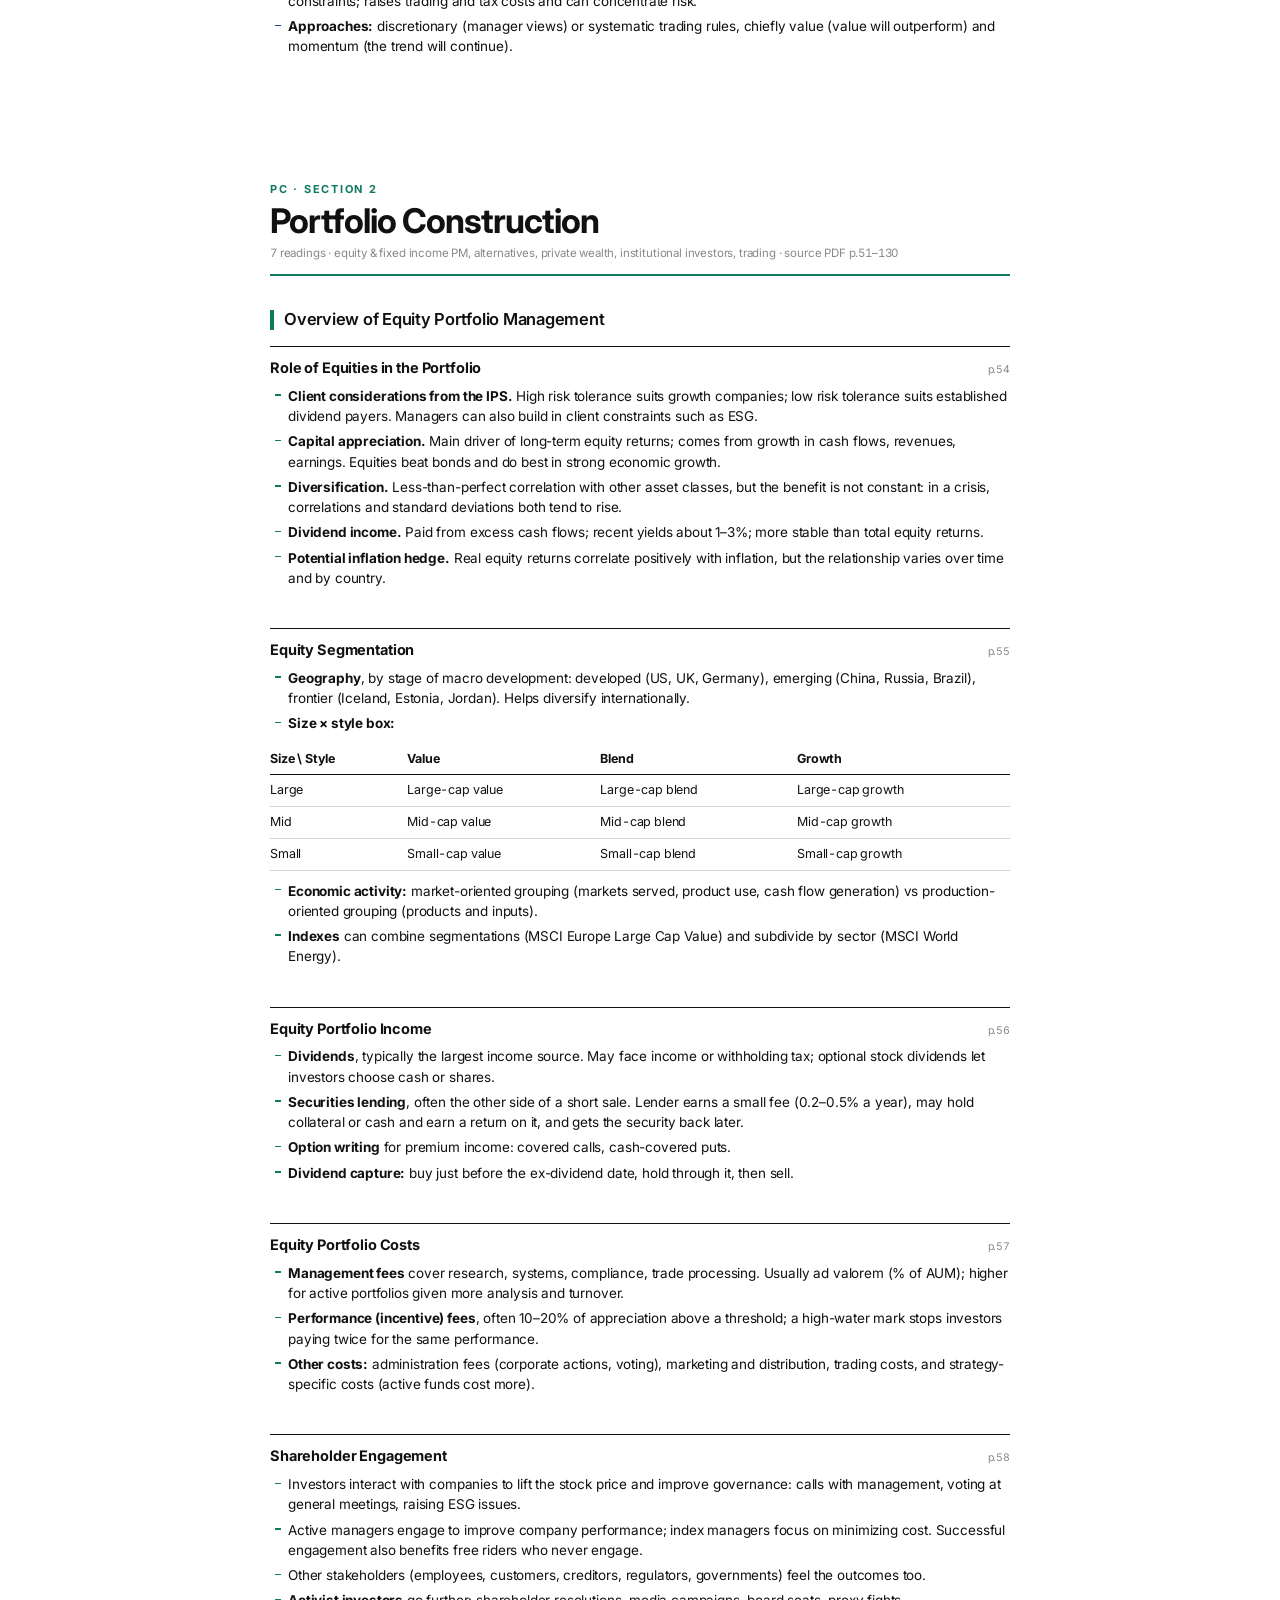
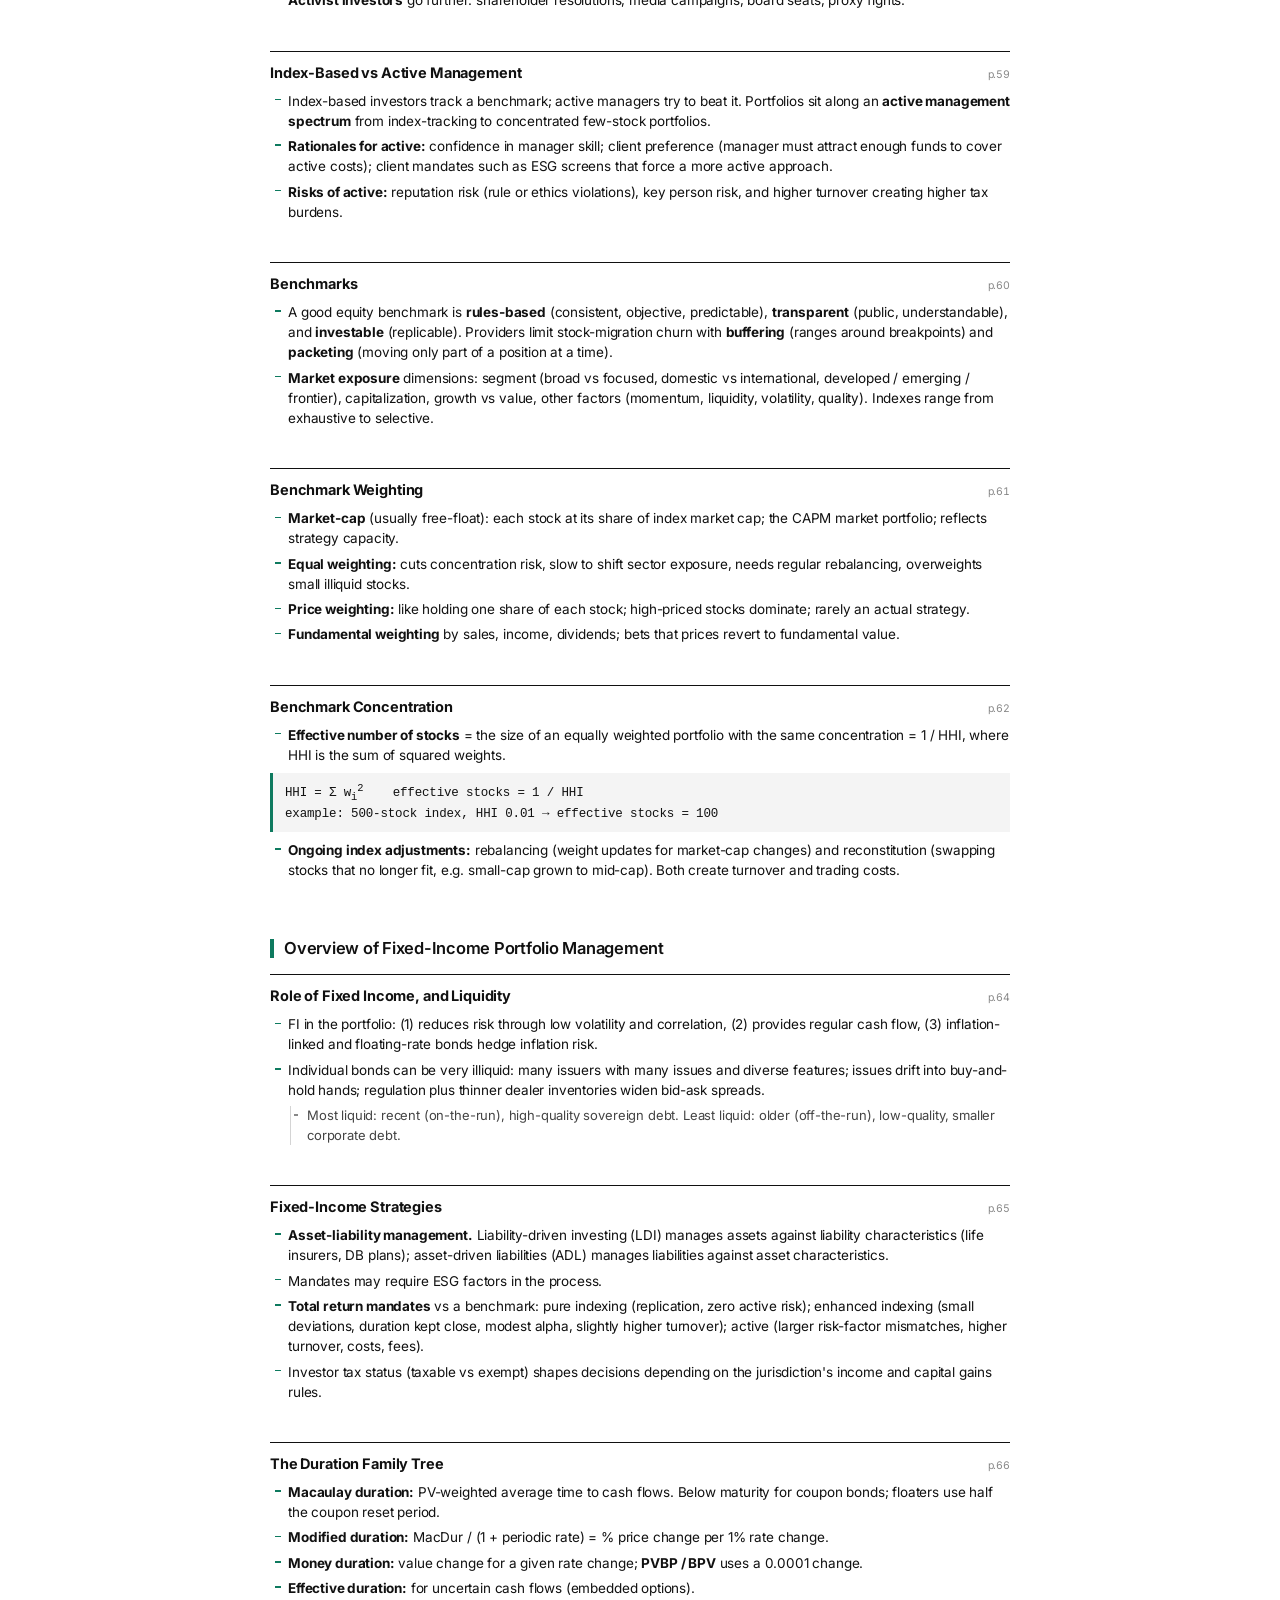
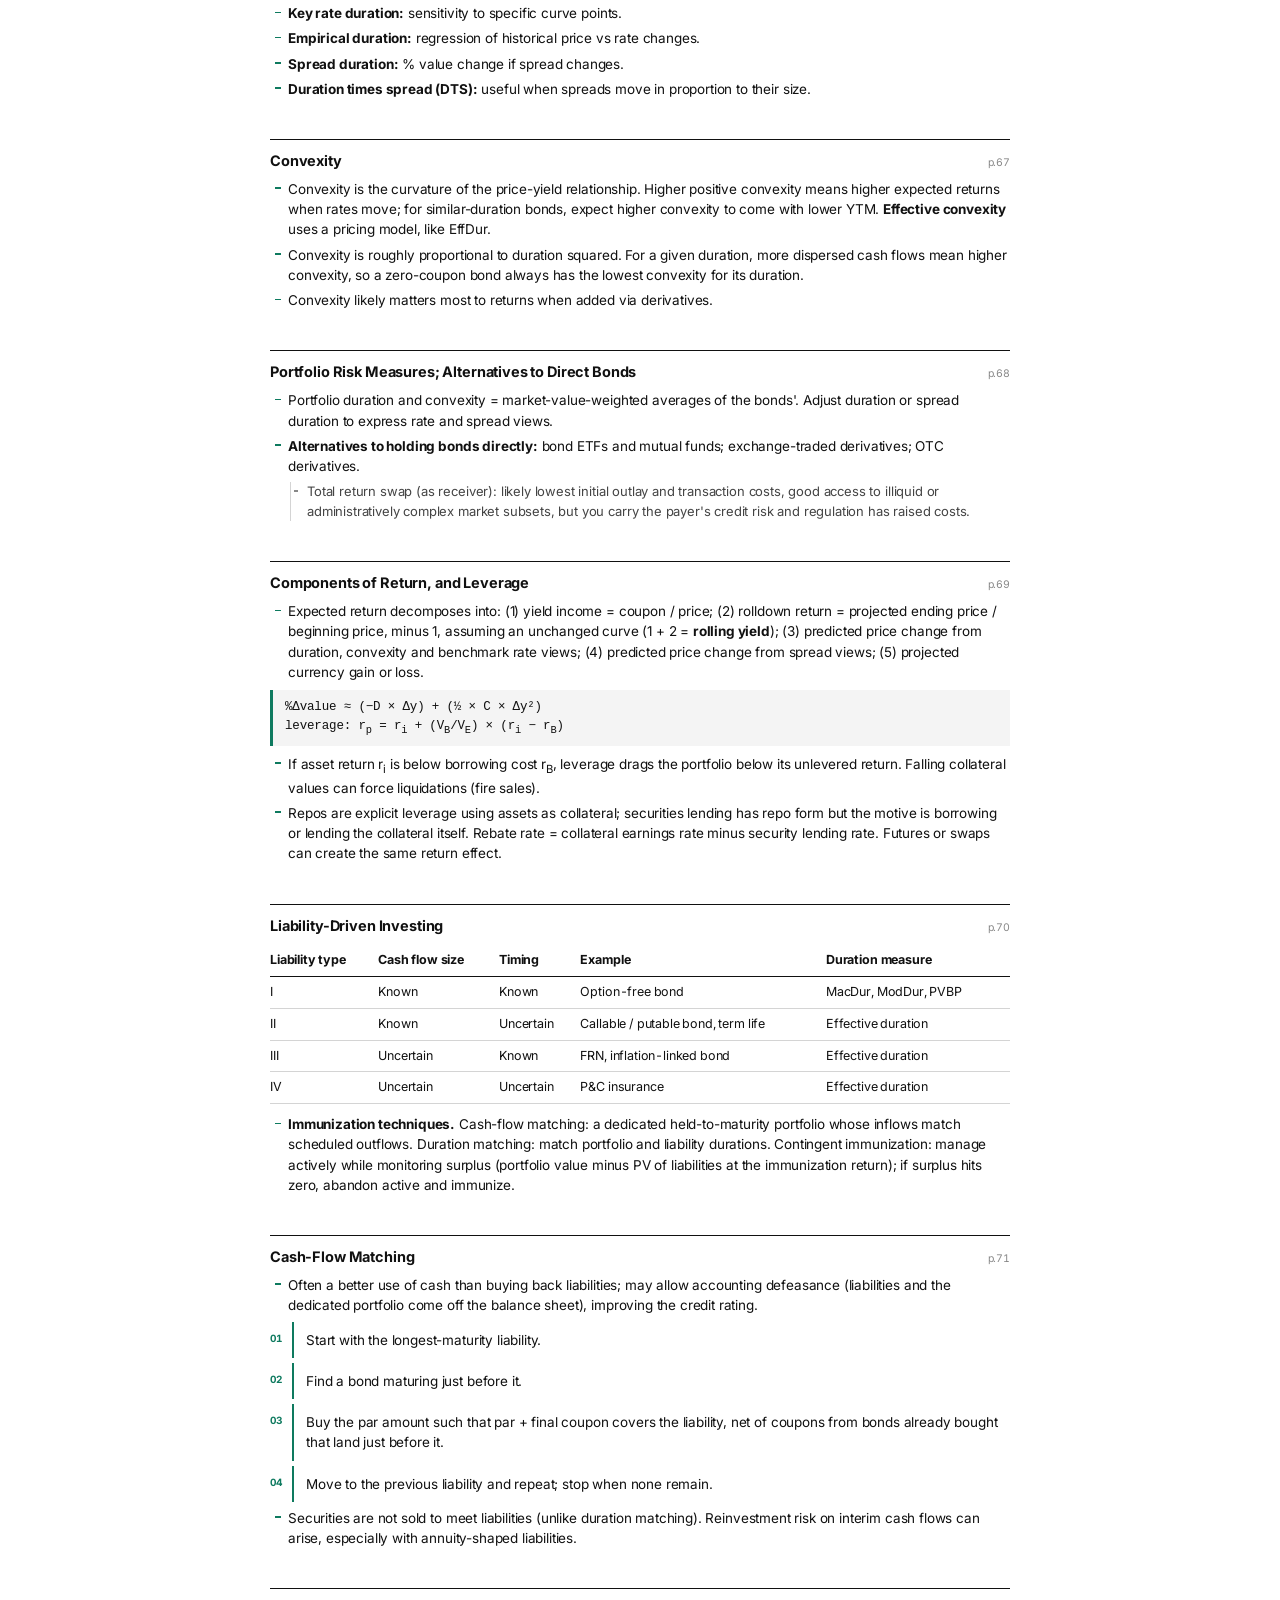
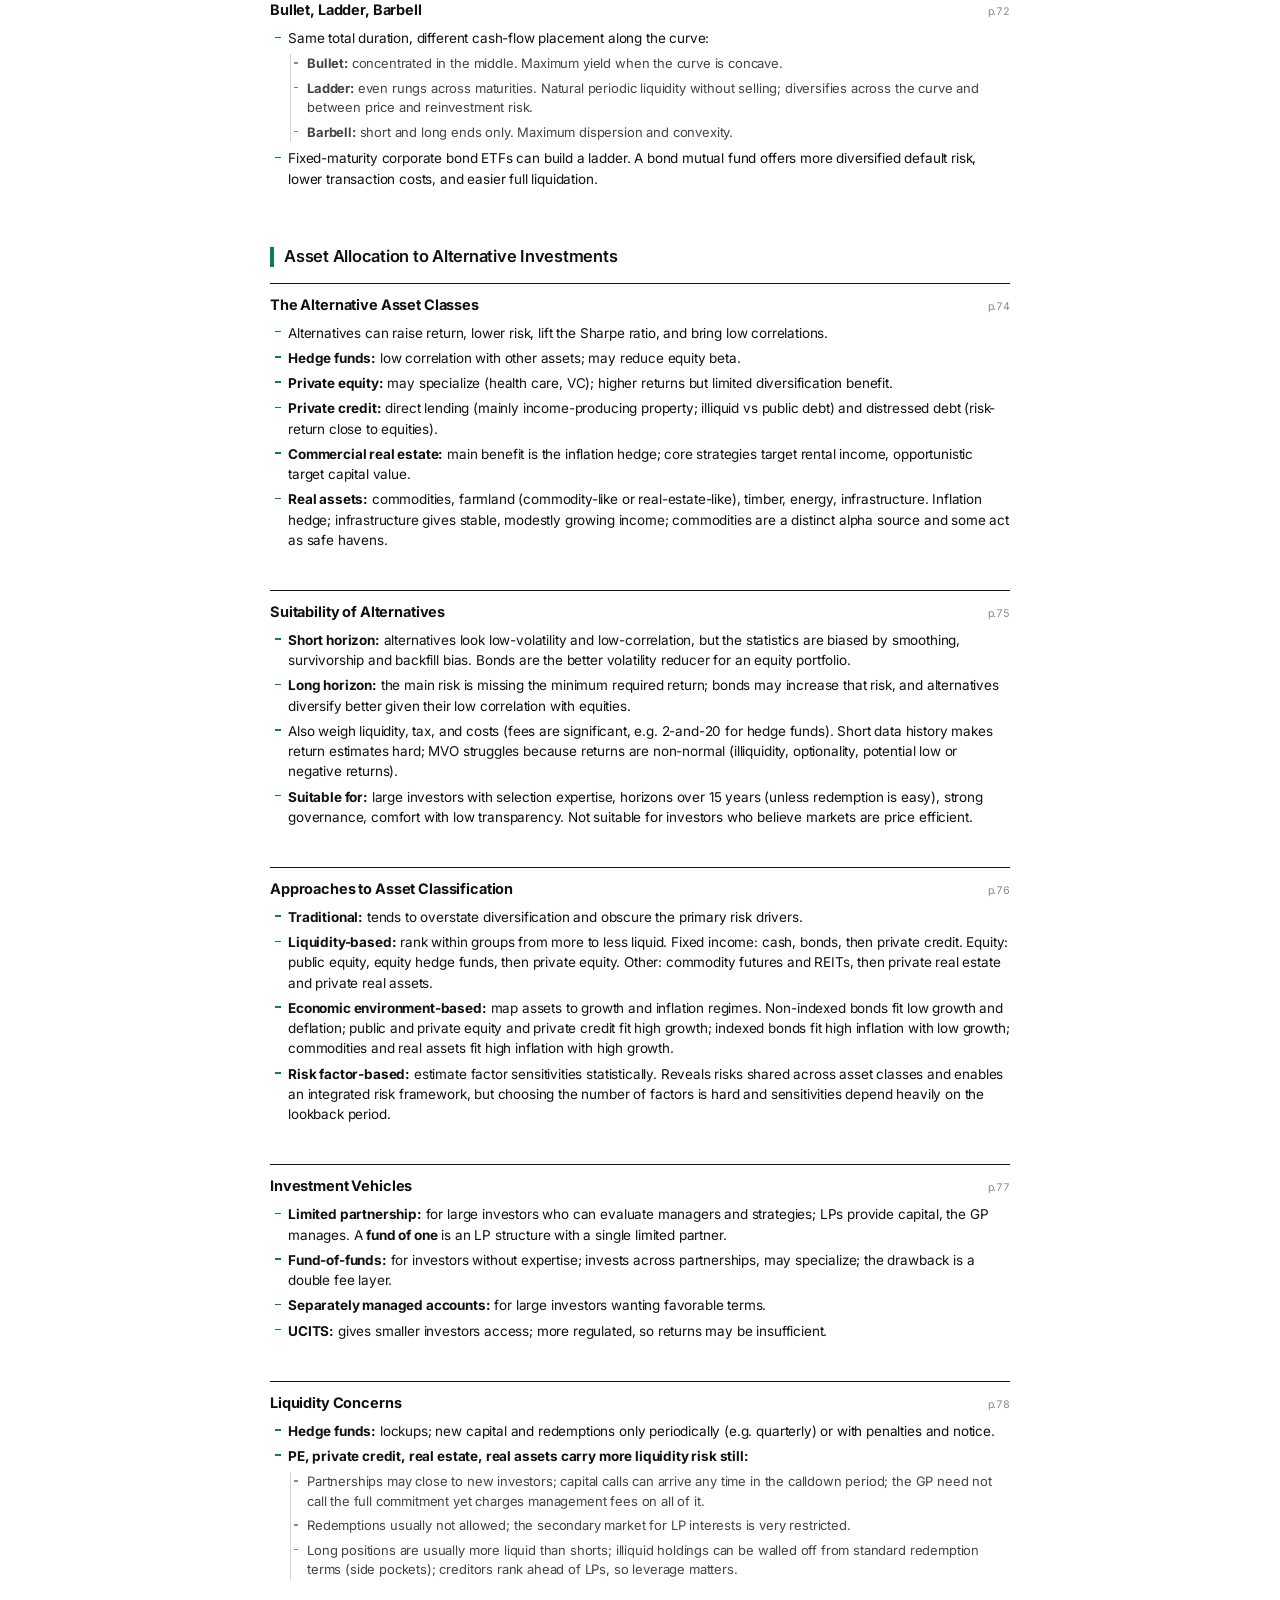
<file: sites/cfa-l3-private-markets-mindmaps/index.html>
<!doctype html>
<html lang="en">
<head>
<meta charset="utf-8">
<meta name="viewport" content="width=device-width, initial-scale=1">
<meta name="robots" content="noindex, nofollow">
<title>L3 Review Companion</title>
<link rel="stylesheet" href="assets/fonts.css">
<link rel="stylesheet" href="assets/base.css">
<link rel="stylesheet" id="theme-link" href="assets/swiss-grid.css">
<link rel="stylesheet" href="style.css">
</head>
<body class="webpage">

<nav class="topbar">
  <div class="topbar-inner">
    <div class="brand"><b>L3 Review Companion</b><span>Private Markets pathway &middot; 2026</span></div>
    <div class="pills">
      <a class="pill s-aa" href="#aa">Asset Allocation</a>
      <a class="pill s-pc" href="#pc">Portfolio Construction</a>
      <a class="pill s-pm" href="#pm">Performance</a>
      <a class="pill s-dr" href="#dr">Derivatives &amp; Risk</a>
      <a class="pill s-et" href="#et">Ethics</a>
      <a class="pill s-pvm" href="#pvm">Private Markets</a>
    </div>
  </div>
</nav>

<div class="page">

<header class="masthead">
  <p class="kicker">CFA Level III &middot; 2026 &middot; Private Markets Pathway</p>
  <h1>L3 Review Companion</h1>
  <p>Study notes rebuilt from the review workshop mind-map slides: every topic re-set as readable cards, with formulas, tables, and decision rules kept intact. Section colors run through the whole document; page references point back to the source PDF for cross-checking.</p>
  <p class="srcnote">Personal study aid condensed from Alfred's Kaplan Schweser 2026 Review Workshop Mind Maps (Private Markets). For private use only, not for distribution.</p>
</header>

<nav class="toc">
  <a class="s-aa" href="#aa"><span class="code">AA &middot; SECTION 1</span><span class="name">Asset Allocation</span><span class="count">5 readings &middot; CME, MVO, liabilities, constraints</span></a>
  <a class="s-pc" href="#pc"><span class="code">PC &middot; SECTION 2</span><span class="name">Portfolio Construction</span><span class="count">7 readings &middot; equity, FI, alts, wealth, institutions, trading</span></a>
  <a class="s-pm" href="#pm"><span class="code">PM &middot; SECTION 3</span><span class="name">Performance Measurement</span><span class="count">3 readings &middot; attribution, manager selection, GIPS</span></a>
  <a class="s-dr" href="#dr"><span class="code">DR &middot; SECTION 4</span><span class="name">Derivatives &amp; Risk Management</span><span class="count">3 readings &middot; options, futures &amp; swaps, currency</span></a>
  <a class="s-et" href="#et"><span class="code">ET &middot; SECTION 5</span><span class="name">Ethical &amp; Professional Standards</span><span class="count">Standards, PCP, Asset Manager Code</span></a>
  <a class="s-pvm" href="#pvm"><span class="code">PVM &middot; SECTION 6</span><span class="name">Private Markets</span><span class="count">7 readings &middot; PE, private debt, special situations, RE, infra</span></a>
</nav>
<section class="topic s-aa" id="aa">
<div class="section-head">
  <div class="code">AA &middot; SECTION 1</div>
  <h2>Asset Allocation</h2>
  <div class="meta">5 readings &middot; capital market expectations, SAA, MVO, liabilities, constraints &middot; source PDF p.5&ndash;50</div>
</div>

<div class="reading">
<h3>Capital Market Expectations Part 1: Framework and Macro</h3>

<article class="mm">
<div class="mm-head"><h4>Capital Market Expectations</h4><span class="pg">p.8</span></div>
<ul>
<li>Apply economic tools to form capital market expectations. This is <strong>applied</strong> economics, not the theory of Levels I and II.</li>
<li>Client objectives and constraints + capital market expectations (expected return, sigma, correlations of asset classes) feed the SAA.</li>
<li>No forecasting tool for risky assets works consistently at all times; multiple tools will disagree, which itself is valuable insight into consensus or its absence.</li>
</ul>
</article>

<article class="mm">
<div class="mm-head"><h4>Challenges in Forecasting</h4><span class="pg">p.9</span></div>
<ol>
<li>Economic data limitations: lags, revisions, methodology changes, index rebasing.</li>
<li>Data measurement: transcription errors, survivorship bias, appraisal (smoothed) data.</li>
<li>Historical estimate limits: how long a data set to use, given regime changes.</li>
<li>Ex post (realized) risk understates ex ante (anticipated) risk.</li>
<li>Biased methods: data mining, time-period bias.</li>
<li>Ignoring conditioning information, e.g. beta varying through the business cycle.</li>
<li>Misinterpreting correlations.</li>
<li>Psychological biases: anchoring (to initial data or estimates), status quo (extrapolating recent past), confirmation, overconfidence, prudence (avoiding extreme forecasts), availability (easily recalled events).</li>
<li>Model, parameter, and input uncertainty.</li>
</ol>
</article>

<article class="mm">
<div class="mm-head"><h4>Economic Growth</h4><span class="pg">p.10</span></div>
<ul>
<li>The trend line's slope is the trend growth rate; over the long term, average bond returns and equity capital appreciation must anchor to trend growth.</li>
<li>Basic model: trend growth = growth in labor input (population growth + participation growth) + growth in capital per worker + growth in total factor productivity.</li>
<li>The output gap between actual and trend GDP is associated with a declining inflation rate.</li>
<li>Exogenous shocks disrupt trend growth: policy changes, political events, technological progress, natural disasters, new natural resources, financial crises.</li>
</ul>
</article>

<article class="mm">
<div class="mm-head"><h4>Forecasting Approaches</h4><span class="pg">p.11</span></div>
<ul>
<li><strong>Econometrics</strong> (multiple regression): complex and slow; structural and reduced-form variants; danger of estimation error and regime change breaking relationships.</li>
<li><strong>Economic indicators:</strong> simple and available; leading indicators for turning points; a diffusion index shows the share of indicators pointing up or down; can give false signals, and revisions may overfit the past.</li>
<li><strong>Checklist:</strong> simple but subjective and time-consuming.</li>
</ul>
</article>

<article class="mm">
<div class="mm-head"><h4>Business Cycle Phases (1): Recovery to Late Expansion</h4><span class="pg">p.12</span></div>
<ul>
<li><strong>Initial recovery</strong> (usually short): stimulative policy, rising business confidence, decelerating inflation; short rates low, long rates bottoming; stocks may rise briskly anticipating recovery; cyclical and riskier assets do well.</li>
<li><strong>Early expansion:</strong> unemployment falls, output gap shrinks, consumers borrow and spend, investment and profits rise fast; policy less stimulative; short rates rising, long rates stable or slightly up, curve flattening; stocks do well.</li>
<li><strong>Late expansion:</strong> output gap closed, capacity pressure boosts investment, boom mentality, inflation rising; policy turning restrictive; short and long rates rise (long more slowly, curve keeps flattening); stocks rise but volatile; cyclicals may underperform.</li>
</ul>
</article>

<article class="mm">
<div class="mm-head"><h4>Business Cycle Phases (2): Slowdown and Contraction</h4><span class="pg">p.13</span></div>
<ul>
<li><strong>Slowdown:</strong> rising rates, fewer viable investments, accumulated debt; confidence wavers, inflation still rising, policy turns neutral; rates peak then decline, curve may invert (especially if the central bank keeps pushing short rates up); credit spreads widen (weaker credits most); stocks decline.</li>
<li><strong>Contraction</strong> (typically 12&ndash;18 months): weak confidence, investment drops, major corporate failures, profits fall sharply; policy eases; spreads widen until signs of the turn; rates decline and the curve steepens substantially; stocks fall but rise in later stages anticipating the turn.</li>
<li><strong>Caveats:</strong> phase lengths and amplitudes vary; cyclical vs secular effects are hard to separate; market response is as uncertain as the cycle; inflation expectations tend to be countercyclical.</li>
</ul>
</article>

<article class="mm">
<div class="mm-head"><h4>Inflation and Asset Classes</h4><span class="pg">p.14</span></div>
<ul>
<li>Outright deflation is widely seen as damaging (nominal debt harder to service, stimulative monetary policy less effective); moderate inflation imposes only modest costs.</li>
<li><strong>Inflation within expectations:</strong> cash earns the real rate; bond short yields move more than long; equity unaffected given predictable growth; real estate neutral.</li>
<li><strong>Inflation above expectations:</strong> cash does well as yields rise; nominal bonds do poorly; equity does poorly except pass-through companies; real estate does well as values rise.</li>
<li><strong>Deflation:</strong> cash returns near 0% but purchasing power rises; bonds attractive if no default; equity poor with falling activity and asset values; real estate poor with falling property values.</li>
</ul>
</article>

<article class="mm">
<div class="mm-head"><h4>Government Policy</h4><span class="pg">p.15</span></div>
<ul>
<li><strong>Monetary:</strong> stimulative = money supply up, short rates down; contractionary the reverse; short rates indirectly move long rates. Crucial in the short to medium term.</li>
<li><strong>Fiscal:</strong> stimulative = bigger deficit (G minus T); automatic stabilizers damp the cycle. Key in the long run.</li>
</ul>
<div class="fx">Taylor rule (next change in short rates):
real R<sub>target</sub> = policy-neutral real rate
   + 0.5 &times; (real GDP growth<sub>expected</sub> &minus; real GDP growth<sub>trend</sub>)
   + 0.5 &times; (inflation<sub>expected</sub> &minus; inflation<sub>target</sub>)
nominal R<sub>target</sub> = real R<sub>target</sub> + inflation<sub>expected</sub></div>
</article>

<article class="mm">
<div class="mm-head"><h4>Negative Rates; Policy and the Yield Curve</h4><span class="pg">p.16</span></div>
<ul>
<li><strong>Negative rates</strong> associate with deflation and are seen as unsustainable, yet persisted after the 2007&ndash;08 recession despite QE. They complicate forecasting: what risk-free rate? Options: use the Taylor-rule policy-neutral rate, forecast paths to a positive long-term risk-free rate, or assume the economy sits in early recovery.</li>
<li><strong>Policy mix and the curve:</strong> both fiscal and monetary expansive means the economy should improve and the curve slopes sharply upward in anticipation; both restrictive means contraction ahead and a downward-sloping curve.</li>
</ul>
</article>

<article class="mm">
<div class="mm-head"><h4>International Linkages and EM Warning Signs</h4><span class="pg">p.17</span></div>
<ul>
<li><strong>Macro linkages</strong> hit smaller, less diversified economies harder. Current and capital accounts link: (X &minus; M) = (S &minus; I) + (T &minus; G). A tax cut (T down) raises the current account deficit and the capital account surplus; partner economies grow as export demand rises. Interest rates and currencies also link.</li>
<li><strong>Emerging market warning signs:</strong>
  <ol>
  <li>Irresponsible policy: government deficit above 4% of GDP.</li>
  <li>Insufficient growth: real growth below 4%.</li>
  <li>Overvalued currency, twin deficits: current account deficit above 4% of GDP.</li>
  <li>Excessive foreign-currency debt: foreign debt above 50% of GDP, or above 200% of current account receipts.</li>
  <li>Thin short-term liquidity: FX reserves below 100% of short-term foreign-currency debt.</li>
  <li>Risky politics; policies unsupportive of long-term growth.</li>
  </ol>
</li>
</ul>
</article>
</div>

<div class="reading">
<h3>Capital Market Expectations Part 2: Forecasting Asset Class Returns</h3>

<article class="mm">
<div class="mm-head"><h4>Forecasting Toolkit</h4><span class="pg">p.19</span></div>
<ul>
<li><strong>Statistical:</strong> historical sample data, possibly with a shrinkage estimate (weighted average of sample and an alternative source such as prior knowledge); time-series analysis (e.g. volatility clustering).</li>
<li><strong>Discounted cash flow.</strong> Equity via Grinold-Kroner: expected return = dividend yield + buybacks + nominal earnings growth + repricing.</li>
</ul>
<div class="fx">Grinold-Kroner: E(R) = (D/P &minus; %&Delta;S) + %&Delta;E + %&Delta;(P/E)
note: %&Delta;E &minus; %&Delta;S = growth rate of EPS</div>
<ul>
<li>Bonds: YTM, refined with modified duration and projected rate changes. Rule of thumb: if holding period = Macaulay duration, total return is little affected by yield changes (immunized); shorter horizon = price risk dominates (rising rates hurt); longer = reinvestment risk dominates (falling rates hurt).</li>
</ul>
</article>

<article class="mm">
<div class="mm-head"><h4>Building Blocks and Equilibrium Models</h4><span class="pg">p.20</span></div>
<ul>
<li><strong>Building blocks for FI:</strong> risk-free rate + term premium + credit premium + liquidity premium.</li>
<li><strong>Singer-Terhaar</strong> equilibrium model: weight the fully integrated and fully segmented risk premiums by the market's degree of integration, then add premiums for nonsystematic risks such as illiquidity.</li>
</ul>
<div class="fx">integrated: RP<sub>i</sub> = &rho;<sub>i,GM</sub> &times; &sigma;<sub>i</sub> &times; (RP<sub>GM</sub>/&sigma;<sub>GM</sub>)   [= &beta;<sub>i</sub> &times; RP<sub>GM</sub>]
segmented:  RP<sub>i</sub> = &sigma;<sub>i</sub> &times; Sharpe<sub>segmented</sub>
(RP<sub>GM</sub>/&sigma;<sub>GM</sub>) = global market Sharpe ratio; assume segmented Sharpe
equals global unless told otherwise</div>
<ul>
<li>Also: surveys of experts, and judgment synthesizing many sources.</li>
</ul>
</article>

<article class="mm">
<div class="mm-head"><h4>Forecasting Real Estate Returns</h4><span class="pg">p.21</span></div>
<ul>
<li><strong>Cycles:</strong> boom and bust move property values and lease rates; high-quality properties fluctuate less.</li>
<li><strong>Cap rate</strong> = NOI / property value, the standard commercial RE metric and its long-term discount rate. Rises with interest rates and vacancy; falls with credit and debt-financing supply.</li>
</ul>
<div class="fx">infinite horizon: E(R<sub>re</sub>) = cap rate + NOI growth
finite horizon:   E(R<sub>re</sub>) = cap rate + NOI growth &minus; %&Delta;cap rate</div>
<ul>
<li><strong>Risk premium</strong> = term premium (long-lived assets) + credit premium (tenant nonpayment) + equity risk premium (value, lease, vacancy swings) + liquidity premium; the total sits between corporate bonds and equities.</li>
<li>In equilibrium models, use unsmoothed data; the illiquidity premium matters a lot; RE may depend more on local than global factors.</li>
</ul>
</article>

<article class="mm">
<div class="mm-head"><h4>Real Estate: Public vs Private, Residential</h4><span class="pg">p.22</span></div>
<ul>
<li>Diversified direct portfolios are feasible for institutions and the ultra-wealthy; smaller investors hold undiversified direct property or REITs.</li>
<li><strong>Correlations:</strong> REITs track equities in the short term; direct RE does not; REITs and direct RE converge over the long term.</li>
<li><strong>Performance patterns:</strong> leverage-adjusted, REITs beat direct RE with lower volatility. Among REITs, retail highest return with second-lowest volatility (apartments lowest volatility), industrial lowest return and highest volatility. Direct: apartments highest return, offices lowest.</li>
<li><strong>Residential</strong> is the largest developed-property class (about 75% of global value). Beat equities inflation-adjusted with lower volatility over 70 years, though weaker in the past 40. Returns uncorrelated across countries, while equity correlations keep rising.</li>
</ul>
</article>

<article class="mm">
<div class="mm-head"><h4>Forecasting Exchange Rates</h4><span class="pg">p.23</span></div>
<ul>
<li><strong>Trade and current account focus.</strong> Trade flows rarely move FX much, but large trade-related capital flows can trigger crises. <strong>PPP</strong> (expected FX change = expected inflation differential) fails short term, works better long term; undermined by trade barriers, nontraded goods, capital flows. Capital-flow restrictions make FX more sensitive to persistent unsustainable current account imbalances; even without restrictions, a large persistent deficit weakens the currency over time to induce SAA shifts into it.</li>
<li><strong>Capital flow focus.</strong> Adjustments hit rates hard.</li>
</ul>
<div class="fx">capital mobility: E(%&Delta;S<sub>d/f</sub>) = (r<sup>d</sup>&minus;r<sup>f</sup>) + (term<sup>d</sup>&minus;term<sup>f</sup>)
  + (credit<sup>d</sup>&minus;credit<sup>f</sup>) + (equity<sup>d</sup>&minus;equity<sup>f</sup>) + (liquid<sup>d</sup>&minus;liquid<sup>f</sup>)
uncovered IRP: E(%&Delta;S<sub>d/f</sub>) = i<sup>d</sup> &minus; i<sup>f</sup>  (carry trades defy UIP)</div>
<ul>
<li>Short term, capital flows into currencies of countries in the strongest cycle phase; long term, rapid growth draws in global investors who raise SAA weight as the currency weakens.</li>
</ul>
</article>

<article class="mm">
<div class="mm-head"><h4>Forecasting Volatility (VCV Matrices)</h4><span class="pg">p.24</span></div>
<ul>
<li><strong>Sample VCV matrix:</strong> reliable only when observations are at least 10&times; the number of assets; estimates are unbiased but accurate only in very large samples, with no guarantee of mutual consistency.</li>
<li><strong>Factor-based VCV:</strong> variances and covariances derived from sensitivities to a few common factors plus the factor VCV. Needs far fewer observations and forces consistency, but the factor model is almost surely misspecified: precise but biased and inconsistent estimates.</li>
<li><strong>Shrinkage estimation:</strong> each element a weighted average of the sample matrix and a target (likely factor-based) matrix, same weights throughout; improves efficiency vs sample alone.</li>
</ul>
</article>

<article class="mm">
<div class="mm-head"><h4>Smoothed Returns and Volatility Clustering</h4><span class="pg">p.25</span></div>
<ul>
<li>Appraisal-based valuations (private RE, PE, hedge funds) understate observed volatility and distort correlations. Unsmoothing techniques exist: if the observed return is lambda times the previous observed return plus (1 &minus; lambda) times the true return, true variance = observed variance &times; (1 + &lambda;)/(1 &minus; &lambda;).</li>
<li><strong>ARCH models</strong> forecast volatility because high and low volatility cluster:</li>
</ul>
<div class="fx">&sigma;<sub>t</sub>&sup2; = &gamma; + (&alpha; + &beta;)&sigma;<sub>t-1</sub>&sup2; + &beta;(&eta;<sub>t</sub>&sup2; &minus; &sigma;<sub>t-1</sub>&sup2;)
&eta; = this period's return surprise; &beta; controls how much the
shock feeds into current volatility</div>
</article>
</div>

<div class="reading">
<h3>Overview of Asset Allocation</h3>

<article class="mm">
<div class="mm-head"><h4>Strategic Asset Allocation</h4><span class="pg">p.28</span></div>
<ul>
<li>Client objectives and constraints plus capital market expectations produce the SAA. TAA is active management: deviating from the SAA to add value.</li>
<li>The SAA matters because its weights determine systematic risk exposure, dominate return differences between portfolios, and anchor TAA.</li>
<li><strong>Asset class criteria:</strong> internally homogeneous; mutually exclusive; not highly correlated with each other; covering most investable assets; sufficiently liquid. More granular classes blur distinctions but can help TAA.</li>
</ul>
</article>

<article class="mm">
<div class="mm-head"><h4>Investment Governance</h4><span class="pg">p.29</span></div>
<ol class="flow">
<li>Set long- and short-term investment objectives.</li>
<li>Allocate rights and responsibilities; delegate decisions to the best qualified; complexity grows with program size.</li>
<li>Specify the IPS creation process.</li>
<li>Specify the SAA creation process.</li>
<li>Apply a reporting framework so stakeholders can track performance, compliance, and progress.</li>
<li>Periodic independent governance audit of structure, policies, procedures.</li>
</ol>
<ul>
<li>Aims: avoid decision-reversal risk; assess staff turnover impact and prevent key person risk.</li>
</ul>
</article>

<article class="mm">
<div class="mm-head"><h4>Economic Balance Sheet</h4><span class="pg">p.30</span></div>
<div class="twrap"><table>
<tr><th>Assets</th><th></th><th>Liabilities and net worth</th><th></th></tr>
<tr><td>Domestic equity</td><td>400</td><td>Short-term borrowings</td><td>100</td></tr>
<tr><td>Real estate</td><td>250</td><td>Mortgage obligations</td><td>200</td></tr>
<tr><td>Financial assets</td><td>650</td><td>Financial liabilities</td><td>300</td></tr>
<tr><td>PV of expected royalties (extended)</td><td>150</td><td>PV of expected payouts (extended)</td><td>300</td></tr>
<tr><td><strong>Economic assets</strong></td><td><strong>800</strong></td><td><strong>Economic liabilities</strong></td><td><strong>600</strong></td></tr>
</table></div>
<ul>
<li>Net worth = 800 &minus; 600 = 200. Extended items are harder to quantify but give a fuller view. Basic MVO covers financial assets only, though it can be enhanced.</li>
</ul>
</article>

<article class="mm">
<div class="mm-head"><h4>SAA Approaches; Passive to Active</h4><span class="pg">p.31</span></div>
<ul>
<li><strong>Asset only:</strong> asset risk and return; liabilities enter only via the return objective.</li>
<li><strong>Liability relative:</strong> directly targets the risk of not funding liabilities, often modeling the surplus (PVA &minus; PVL); typical for institutions with legal obligations.</li>
<li><strong>Goals based:</strong> subportfolios each built to meet a goal with a set probability and horizon; typical for individuals with quasi-liabilities.</li>
<li><strong>Spectrum:</strong> most passive implements the SAA with index funds; most active varies from the SAA via TAA plus active management within classes. Tracking error and active return rise along the way. Choose based on constraints (including tax), belief in market efficiency, costs vs benefits, and feasibility given fund size.</li>
</ul>
</article>
</div>

<div class="reading">
<h3>Principles of Asset Allocation</h3>

<article class="mm">
<div class="mm-head"><h4>Mean-Variance Optimization</h4><span class="pg">p.33&ndash;34</span></div>
<ul>
<li>Software traces the efficient frontier; MVO can optimize assets only, surplus, or risk factors. Any point on the frontier can be found by linear interpolation between the two bracketing <strong>corner portfolios</strong> (points where an asset class enters or leaves the allocation).</li>
<li><strong>Constraints:</strong> budget (weights sum to 100%), nonnegativity (no shorts), plus minimum return, maximum risk, weight bounds, liquidity provisions. Good constraints model the real context; constraints added just to tame the output signal that inputs need revisiting.</li>
<li><strong>Limitations:</strong> output only as good as inputs and highly sensitive to expected-return estimates; tends to produce concentrated allocations in few classes.</li>
</ul>
</article>

<article class="mm">
<div class="mm-head"><h4>Cash, the Risk-Free Asset, and the Optimal Portfolio</h4><span class="pg">p.35&ndash;36</span></div>
<ul>
<li>Over short single periods a risk-free asset exists, giving the capital allocation line tangent to the frontier at portfolio T (in theory the global market portfolio, a natural starting point). In ongoing portfolios, cash is just another low-risk (not zero-risk) class; MVO can be constrained to hold enough cash for client needs.</li>
<li><strong>Choosing the point on the frontier:</strong></li>
</ul>
<div class="fx">utility: U = E(R) &minus; 0.005&lambda;&sigma;&sup2;  (% terms)   or  U = E(R) &minus; 0.5&lambda;&sigma;&sup2;  (decimals)
Roy's safety-first: RSF = (E(R) &minus; R<sub>MAR</sub>) / &sigma;  (maximize to minimize
probability of breaching the minimum acceptable return)</div>
<ul>
<li>Alternatives: maximize the Sharpe ratio, or select on acceptable return or acceptable risk.</li>
</ul>
</article>

<article class="mm">
<div class="mm-head"><h4>Reverse Optimization and Black-Litterman</h4><span class="pg">p.37</span></div>
<ul>
<li><strong>Reverse optimization:</strong> input world-market weights, back-solve for the implied (consensus) risk premiums, then use those returns to build the frontier. <strong>Black-Litterman</strong> adjusts the consensus returns for the manager's views and reruns MVO.</li>
<li><strong>Pros:</strong> world-market weights are diversified and theoretically optimal; less dependence on initial return estimates; resulting portfolios hold more classes.</li>
<li>Alternative starting weights: the existing policy portfolio, a peer-group average allocation, or a fundamental weighting scheme.</li>
</ul>
</article>

<article class="mm">
<div class="mm-head"><h4>Monte Carlo and Multiperiod Modeling</h4><span class="pg">p.38</span></div>
<ul>
<li>MVO ignores multiperiod effects: taxes, rebalancing, path dependency. Monte Carlo simulation fills the gap and focuses attention on long-term outcomes rather than short-term volatility.</li>
<li>Pick a single allocation and simulate many random paths (random within set parameters, e.g. normal with 7% mean and 3% sigma, or richer assumptions). Rank paths by probability: e.g. a fan chart for a 50-year-old with $1m shows the 90th/50th/10th percentile wealth paths and where funds run out in the worst decile. Often used in ALM to model the surplus.</li>
</ul>
</article>

<article class="mm">
<div class="mm-head"><h4>Resampling and Nonnormal Optimization</h4><span class="pg">p.39&ndash;40</span></div>
<ul>
<li><strong>Resampled MVO:</strong> simulate many input sets from baseline assumptions, build a frontier for each, average the weights, then apply the averaged weights to the baseline. Pros: acknowledges input error; less concentrated portfolios with tighter weight dispersion. Cons: risky allocations can be overdiversified; inherits baseline estimation error; the frontier can have stretches where expected return falls as risk rises; little theory behind it.</li>
<li><strong>Nonnormal optimization:</strong> models incorporating skew, kurtosis, and asymmetric risk preferences (mean-semivariance, mean-CVaR, mean-variance-skewness, plus kurtosis variants). Justified because returns are often nonnormal, variance is then a flawed risk measure, and investors feel losses about twice as much as equivalent gains.</li>
</ul>
</article>

<article class="mm">
<div class="mm-head"><h4>Incorporating Liabilities</h4><span class="pg">p.41&ndash;42</span></div>
<ul>
<li><strong>Liability characteristics:</strong> fixed vs contingent, legal vs quasi-legal, regulation effects; they have duration and convexity; size relative to the investor; drivers of future cash flows (e.g. inflation); timing.</li>
<li><strong>Surplus optimization:</strong> extend MVO inputs with liability return (discount rate), liability volatility, asset-liability correlations, and constraints. Single period; low to high risk.</li>
<li><strong>Two-portfolio approach:</strong> a hedging portfolio mimics the liabilities, a return-seeking portfolio adds return; an aggressive version underfunds the hedge while monitoring surplus. Single period; lower risk; any return distribution.</li>
<li><strong>Integrated ALM:</strong> jointly optimize assets and liabilities. Multiperiod; low to high risk; any distribution.</li>
<li><strong>Goals-based:</strong> quantify goals (future quasi-liabilities), group by required success probability and payout horizon, pick for each the standard module off the frontier with the highest return whose probability of being exceeded equals the required success probability, discount the goal's cash flows at that module return to size the allocation, then sum modules.</li>
</ul>
</article>

<article class="mm">
<div class="mm-head"><h4>Risk-Factor Allocation and Heuristics</h4><span class="pg">p.43</span></div>
<ul>
<li><strong>Allocation by risk factors</strong> (may diversify better): inputs are factor premiums, sigmas and correlations; factors (CAPM beta, volatility, illiquidity, inflation, duration, FX, default) cut across asset classes; long/short factor portfolios give exposure (long large-cap and short small-cap is net large-cap exposure); not every factor is directly investable.</li>
<li><strong>Heuristics:</strong> 60/40; equity share = 120 minus age; the endowment (Yale) model overweighting skill-based assets; <strong>risk parity</strong>, where each class contributes equally to total variance (w<sub>i</sub> &times; Cov(r<sub>i</sub>, r<sub>p</sub>) = &sigma;<sub>p</sub>&sup2;/n; main criticism: ignores expected returns); 1/N equal weighting.</li>
</ul>
</article>

<article class="mm">
<div class="mm-head"><h4>Risk Budgeting</h4><span class="pg">p.44</span></div>
<ul>
<li>A process specifying which risks to take and how much of each, aiming to maximize return per unit of risk.</li>
</ul>
<div class="fx">MCTR<sub>i</sub> = &beta;<sub>i,portfolio</sub> &times; &sigma;<sub>p</sub>   (marginal contribution to total risk)
ACTR<sub>i</sub> = w<sub>i</sub> &times; MCTR<sub>i</sub>          (&Sigma; ACTR = portfolio &sigma;)
optimal when (R<sub>i</sub> &minus; r<sub>f</sub>) / MCTR<sub>i</sub> is equal across classes
             = the portfolio Sharpe ratio</div>
</article>

<article class="mm">
<div class="mm-head"><h4>Rebalancing</h4><span class="pg">p.45</span></div>
<ul>
<li>Restoring the SAA improves long-term return to risk (empirically), but weigh immediate costs against hoped-for benefit.</li>
<li><strong>Calendar:</strong> easy; unresponsive to sudden moves; may trade unnecessarily when near target or at bad prices.</li>
<li><strong>Percentage-range (corridor):</strong> reacts to markets but may overreact to noise; cost vs calendar is ambiguous.
  <ul>
  <li><strong>Wider ranges:</strong> higher transaction costs, more risk-tolerant clients, momentum markets.</li>
  <li><strong>Narrower ranges:</strong> more volatile classes (trade off vs costs), lower-correlation classes, mean-reverting markets.</li>
  </ul>
</li>
</ul>
</article>

<article class="mm">
<div class="mm-head"><h4>Liquidity Issues in Allocation</h4><span class="pg">p.46</span></div>
<ul>
<li>Less liquid assets may earn a liquidity premium, lack passive alternatives, and create concentrated exposures; MVO can be constrained to keep them.</li>
<li>Modeling options: model the specific assets owned; model the asset class but not the holdings; or exclude them from MVO entirely.</li>
</ul>
</article>
</div>

<div class="reading">
<h3>Asset Allocation with Real-World Constraints</h3>

<article class="mm">
<div class="mm-head"><h4>Monitoring the SAA; Behavioral Biases</h4><span class="pg">p.48</span></div>
<ul>
<li>Monitor as the IPS specifies. Changed objectives or constraints: revise the IPS, maybe the SAA. Long-term market changes: adjust the SAA. Short-term changes: consider TAA.</li>
<li><strong>Biases and remedies:</strong> loss aversion and mental accounting (use goals-based allocation); illusion of control (start from the market portfolio, change only after formal review); representativeness / recency (strong governance, objective allocations); framing (give clients full information); availability, familiarity and home bias (start from the global market portfolio).</li>
</ul>
</article>

<article class="mm">
<div class="mm-head"><h4>Tax Considerations</h4><span class="pg">p.49</span></div>
<div class="fx">r<sub>AT</sub> = r<sub>PT</sub>(1 &minus; t)     &sigma;<sub>AT</sub> = &sigma;<sub>PT</sub>(1 &minus; t)     &rho;<sub>AT</sub> = &rho;<sub>PT</sub>
rebalancing range: Dev<sub>AT</sub> = Dev<sub>PT</sub> / (1 &minus; t)</div>
<ul>
<li>Allocate on after-tax risk and return: effective tax rates differ by class, so tax effects are inconsistent across classes; correlations are untouched.</li>
<li>Rebalancing ranges can be wider for taxable investors: a move of Dev<sub>AT</sub> pre-tax has the post-tax effect of Dev<sub>PT</sub>.</li>
</ul>
</article>

<article class="mm">
<div class="mm-head"><h4>Tactical Asset Allocation</h4><span class="pg">p.50</span></div>
<ul>
<li>Exploits short-term economic or market conditions; deviation size must stay consistent with portfolio risk and constraints; raises trading and tax costs and can concentrate risk.</li>
<li><strong>Approaches:</strong> discretionary (manager views) or systematic trading rules, chiefly value (value will outperform) and momentum (the trend will continue).</li>
</ul>
</article>
</div>
</section>
<section class="topic s-pc" id="pc">
<div class="section-head">
  <div class="code">PC &middot; SECTION 2</div>
  <h2>Portfolio Construction</h2>
  <div class="meta">7 readings &middot; equity &amp; fixed income PM, alternatives, private wealth, institutional investors, trading &middot; source PDF p.51&ndash;130</div>
</div>

<div class="reading">
<h3>Overview of Equity Portfolio Management</h3>

<article class="mm">
<div class="mm-head"><h4>Role of Equities in the Portfolio</h4><span class="pg">p.54</span></div>
<ul>
<li><strong>Client considerations from the IPS.</strong> High risk tolerance suits growth companies; low risk tolerance suits established dividend payers. Managers can also build in client constraints such as ESG.</li>
<li><strong>Capital appreciation.</strong> Main driver of long-term equity returns; comes from growth in cash flows, revenues, earnings. Equities beat bonds and do best in strong economic growth.</li>
<li><strong>Diversification.</strong> Less-than-perfect correlation with other asset classes, but the benefit is not constant: in a crisis, correlations and standard deviations both tend to rise.</li>
<li><strong>Dividend income.</strong> Paid from excess cash flows; recent yields about 1&ndash;3%; more stable than total equity returns.</li>
<li><strong>Potential inflation hedge.</strong> Real equity returns correlate positively with inflation, but the relationship varies over time and by country.</li>
</ul>
</article>

<article class="mm">
<div class="mm-head"><h4>Equity Segmentation</h4><span class="pg">p.55</span></div>
<ul>
<li><strong>Geography</strong>, by stage of macro development: developed (US, UK, Germany), emerging (China, Russia, Brazil), frontier (Iceland, Estonia, Jordan). Helps diversify internationally.</li>
<li><strong>Size &times; style box:</strong></li>
</ul>
<div class="twrap"><table>
<tr><th>Size \ Style</th><th>Value</th><th>Blend</th><th>Growth</th></tr>
<tr><td>Large</td><td>Large-cap value</td><td>Large-cap blend</td><td>Large-cap growth</td></tr>
<tr><td>Mid</td><td>Mid-cap value</td><td>Mid-cap blend</td><td>Mid-cap growth</td></tr>
<tr><td>Small</td><td>Small-cap value</td><td>Small-cap blend</td><td>Small-cap growth</td></tr>
</table></div>
<ul>
<li><strong>Economic activity:</strong> market-oriented grouping (markets served, product use, cash flow generation) vs production-oriented grouping (products and inputs).</li>
<li><strong>Indexes</strong> can combine segmentations (MSCI Europe Large Cap Value) and subdivide by sector (MSCI World Energy).</li>
</ul>
</article>

<article class="mm">
<div class="mm-head"><h4>Equity Portfolio Income</h4><span class="pg">p.56</span></div>
<ul>
<li><strong>Dividends</strong>, typically the largest income source. May face income or withholding tax; optional stock dividends let investors choose cash or shares.</li>
<li><strong>Securities lending</strong>, often the other side of a short sale. Lender earns a small fee (0.2&ndash;0.5% a year), may hold collateral or cash and earn a return on it, and gets the security back later.</li>
<li><strong>Option writing</strong> for premium income: covered calls, cash-covered puts.</li>
<li><strong>Dividend capture:</strong> buy just before the ex-dividend date, hold through it, then sell.</li>
</ul>
</article>

<article class="mm">
<div class="mm-head"><h4>Equity Portfolio Costs</h4><span class="pg">p.57</span></div>
<ul>
<li><strong>Management fees</strong> cover research, systems, compliance, trade processing. Usually ad valorem (% of AUM); higher for active portfolios given more analysis and turnover.</li>
<li><strong>Performance (incentive) fees</strong>, often 10&ndash;20% of appreciation above a threshold; a high-water mark stops investors paying twice for the same performance.</li>
<li><strong>Other costs:</strong> administration fees (corporate actions, voting), marketing and distribution, trading costs, and strategy-specific costs (active funds cost more).</li>
</ul>
</article>

<article class="mm">
<div class="mm-head"><h4>Shareholder Engagement</h4><span class="pg">p.58</span></div>
<ul>
<li>Investors interact with companies to lift the stock price and improve governance: calls with management, voting at general meetings, raising ESG issues.</li>
<li>Active managers engage to improve company performance; index managers focus on minimizing cost. Successful engagement also benefits free riders who never engage.</li>
<li>Other stakeholders (employees, customers, creditors, regulators, governments) feel the outcomes too.</li>
<li><strong>Activist investors</strong> go further: shareholder resolutions, media campaigns, board seats, proxy fights.</li>
</ul>
</article>

<article class="mm">
<div class="mm-head"><h4>Index-Based vs Active Management</h4><span class="pg">p.59</span></div>
<ul>
<li>Index-based investors track a benchmark; active managers try to beat it. Portfolios sit along an <strong>active management spectrum</strong> from index-tracking to concentrated few-stock portfolios.</li>
<li><strong>Rationales for active:</strong> confidence in manager skill; client preference (manager must attract enough funds to cover active costs); client mandates such as ESG screens that force a more active approach.</li>
<li><strong>Risks of active:</strong> reputation risk (rule or ethics violations), key person risk, and higher turnover creating higher tax burdens.</li>
</ul>
</article>

<article class="mm">
<div class="mm-head"><h4>Benchmarks</h4><span class="pg">p.60</span></div>
<ul>
<li>A good equity benchmark is <strong>rules-based</strong> (consistent, objective, predictable), <strong>transparent</strong> (public, understandable), and <strong>investable</strong> (replicable). Providers limit stock-migration churn with <strong>buffering</strong> (ranges around breakpoints) and <strong>packeting</strong> (moving only part of a position at a time).</li>
<li><strong>Market exposure</strong> dimensions: segment (broad vs focused, domestic vs international, developed / emerging / frontier), capitalization, growth vs value, other factors (momentum, liquidity, volatility, quality). Indexes range from exhaustive to selective.</li>
</ul>
</article>

<article class="mm">
<div class="mm-head"><h4>Benchmark Weighting</h4><span class="pg">p.61</span></div>
<ul>
<li><strong>Market-cap</strong> (usually free-float): each stock at its share of index market cap; the CAPM market portfolio; reflects strategy capacity.</li>
<li><strong>Equal weighting:</strong> cuts concentration risk, slow to shift sector exposure, needs regular rebalancing, overweights small illiquid stocks.</li>
<li><strong>Price weighting:</strong> like holding one share of each stock; high-priced stocks dominate; rarely an actual strategy.</li>
<li><strong>Fundamental weighting</strong> by sales, income, dividends; bets that prices revert to fundamental value.</li>
</ul>
</article>

<article class="mm">
<div class="mm-head"><h4>Benchmark Concentration</h4><span class="pg">p.62</span></div>
<ul>
<li><strong>Effective number of stocks</strong> = the size of an equally weighted portfolio with the same concentration = 1 / HHI, where HHI is the sum of squared weights.</li>
</ul>
<div class="fx">HHI = &Sigma; w<sub>i</sub><sup>2</sup>    effective stocks = 1 / HHI
example: 500-stock index, HHI 0.01 &rarr; effective stocks = 100</div>
<ul>
<li><strong>Ongoing index adjustments:</strong> rebalancing (weight updates for market-cap changes) and reconstitution (swapping stocks that no longer fit, e.g. small-cap grown to mid-cap). Both create turnover and trading costs.</li>
</ul>
</article>
</div>

<div class="reading">
<h3>Overview of Fixed-Income Portfolio Management</h3>

<article class="mm">
<div class="mm-head"><h4>Role of Fixed Income, and Liquidity</h4><span class="pg">p.64</span></div>
<ul>
<li>FI in the portfolio: (1) reduces risk through low volatility and correlation, (2) provides regular cash flow, (3) inflation-linked and floating-rate bonds hedge inflation risk.</li>
<li>Individual bonds can be very illiquid: many issuers with many issues and diverse features; issues drift into buy-and-hold hands; regulation plus thinner dealer inventories widen bid-ask spreads.
  <ul>
  <li>Most liquid: recent (on-the-run), high-quality sovereign debt. Least liquid: older (off-the-run), low-quality, smaller corporate debt.</li>
  </ul>
</li>
</ul>
</article>

<article class="mm">
<div class="mm-head"><h4>Fixed-Income Strategies</h4><span class="pg">p.65</span></div>
<ul>
<li><strong>Asset-liability management.</strong> Liability-driven investing (LDI) manages assets against liability characteristics (life insurers, DB plans); asset-driven liabilities (ADL) manages liabilities against asset characteristics.</li>
<li>Mandates may require ESG factors in the process.</li>
<li><strong>Total return mandates</strong> vs a benchmark: pure indexing (replication, zero active risk); enhanced indexing (small deviations, duration kept close, modest alpha, slightly higher turnover); active (larger risk-factor mismatches, higher turnover, costs, fees).</li>
<li>Investor tax status (taxable vs exempt) shapes decisions depending on the jurisdiction's income and capital gains rules.</li>
</ul>
</article>

<article class="mm">
<div class="mm-head"><h4>The Duration Family Tree</h4><span class="pg">p.66</span></div>
<ul>
<li><strong>Macaulay duration:</strong> PV-weighted average time to cash flows. Below maturity for coupon bonds; floaters use half the coupon reset period.</li>
<li><strong>Modified duration:</strong> MacDur / (1 + periodic rate) = % price change per 1% rate change.</li>
<li><strong>Money duration:</strong> value change for a given rate change; <strong>PVBP / BPV</strong> uses a 0.0001 change.</li>
<li><strong>Effective duration:</strong> for uncertain cash flows (embedded options).</li>
<li><strong>Key rate duration:</strong> sensitivity to specific curve points.</li>
<li><strong>Empirical duration:</strong> regression of historical price vs rate changes.</li>
<li><strong>Spread duration:</strong> % value change if spread changes.</li>
<li><strong>Duration times spread (DTS):</strong> useful when spreads move in proportion to their size.</li>
</ul>
</article>

<article class="mm">
<div class="mm-head"><h4>Convexity</h4><span class="pg">p.67</span></div>
<ul>
<li>Convexity is the curvature of the price-yield relationship. Higher positive convexity means higher expected returns when rates move; for similar-duration bonds, expect higher convexity to come with lower YTM. <strong>Effective convexity</strong> uses a pricing model, like EffDur.</li>
<li>Convexity is roughly proportional to duration squared. For a given duration, more dispersed cash flows mean higher convexity, so a zero-coupon bond always has the lowest convexity for its duration.</li>
<li>Convexity likely matters most to returns when added via derivatives.</li>
</ul>
</article>

<article class="mm">
<div class="mm-head"><h4>Portfolio Risk Measures; Alternatives to Direct Bonds</h4><span class="pg">p.68</span></div>
<ul>
<li>Portfolio duration and convexity = market-value-weighted averages of the bonds'. Adjust duration or spread duration to express rate and spread views.</li>
<li><strong>Alternatives to holding bonds directly:</strong> bond ETFs and mutual funds; exchange-traded derivatives; OTC derivatives.
  <ul>
  <li>Total return swap (as receiver): likely lowest initial outlay and transaction costs, good access to illiquid or administratively complex market subsets, but you carry the payer's credit risk and regulation has raised costs.</li>
  </ul>
</li>
</ul>
</article>

<article class="mm">
<div class="mm-head"><h4>Components of Return, and Leverage</h4><span class="pg">p.69</span></div>
<ul>
<li>Expected return decomposes into: (1) yield income = coupon / price; (2) rolldown return = projected ending price / beginning price, minus 1, assuming an unchanged curve (1 + 2 = <strong>rolling yield</strong>); (3) predicted price change from duration, convexity and benchmark rate views; (4) predicted price change from spread views; (5) projected currency gain or loss.</li>
</ul>
<div class="fx">%&Delta;value &asymp; (&minus;D &times; &Delta;y) + (&frac12; &times; C &times; &Delta;y&sup2;)
leverage: r<sub>p</sub> = r<sub>i</sub> + (V<sub>B</sub>/V<sub>E</sub>) &times; (r<sub>i</sub> &minus; r<sub>B</sub>)</div>
<ul>
<li>If asset return r<sub>i</sub> is below borrowing cost r<sub>B</sub>, leverage drags the portfolio below its unlevered return. Falling collateral values can force liquidations (fire sales).</li>
<li>Repos are explicit leverage using assets as collateral; securities lending has repo form but the motive is borrowing or lending the collateral itself. Rebate rate = collateral earnings rate minus security lending rate. Futures or swaps can create the same return effect.</li>
</ul>
</article>

<article class="mm">
<div class="mm-head"><h4>Liability-Driven Investing</h4><span class="pg">p.70</span></div>
<div class="twrap"><table>
<tr><th>Liability type</th><th>Cash flow size</th><th>Timing</th><th>Example</th><th>Duration measure</th></tr>
<tr><td>I</td><td>Known</td><td>Known</td><td>Option-free bond</td><td>MacDur, ModDur, PVBP</td></tr>
<tr><td>II</td><td>Known</td><td>Uncertain</td><td>Callable / putable bond, term life</td><td>Effective duration</td></tr>
<tr><td>III</td><td>Uncertain</td><td>Known</td><td>FRN, inflation-linked bond</td><td>Effective duration</td></tr>
<tr><td>IV</td><td>Uncertain</td><td>Uncertain</td><td>P&amp;C insurance</td><td>Effective duration</td></tr>
</table></div>
<ul>
<li><strong>Immunization techniques.</strong> Cash-flow matching: a dedicated held-to-maturity portfolio whose inflows match scheduled outflows. Duration matching: match portfolio and liability durations. Contingent immunization: manage actively while monitoring surplus (portfolio value minus PV of liabilities at the immunization return); if surplus hits zero, abandon active and immunize.</li>
</ul>
</article>

<article class="mm">
<div class="mm-head"><h4>Cash-Flow Matching</h4><span class="pg">p.71</span></div>
<ul>
<li>Often a better use of cash than buying back liabilities; may allow accounting defeasance (liabilities and the dedicated portfolio come off the balance sheet), improving the credit rating.</li>
</ul>
<ol class="flow">
<li>Start with the longest-maturity liability.</li>
<li>Find a bond maturing just before it.</li>
<li>Buy the par amount such that par + final coupon covers the liability, net of coupons from bonds already bought that land just before it.</li>
<li>Move to the previous liability and repeat; stop when none remain.</li>
</ol>
<ul>
<li>Securities are not sold to meet liabilities (unlike duration matching). Reinvestment risk on interim cash flows can arise, especially with annuity-shaped liabilities.</li>
</ul>
</article>

<article class="mm">
<div class="mm-head"><h4>Bullet, Ladder, Barbell</h4><span class="pg">p.72</span></div>
<ul>
<li>Same total duration, different cash-flow placement along the curve:
  <ul>
  <li><strong>Bullet:</strong> concentrated in the middle. Maximum yield when the curve is concave.</li>
  <li><strong>Ladder:</strong> even rungs across maturities. Natural periodic liquidity without selling; diversifies across the curve and between price and reinvestment risk.</li>
  <li><strong>Barbell:</strong> short and long ends only. Maximum dispersion and convexity.</li>
  </ul>
</li>
<li>Fixed-maturity corporate bond ETFs can build a ladder. A bond mutual fund offers more diversified default risk, lower transaction costs, and easier full liquidation.</li>
</ul>
</article>
</div>

<div class="reading">
<h3>Asset Allocation to Alternative Investments</h3>

<article class="mm">
<div class="mm-head"><h4>The Alternative Asset Classes</h4><span class="pg">p.74</span></div>
<ul>
<li>Alternatives can raise return, lower risk, lift the Sharpe ratio, and bring low correlations.</li>
<li><strong>Hedge funds:</strong> low correlation with other assets; may reduce equity beta.</li>
<li><strong>Private equity:</strong> may specialize (health care, VC); higher returns but limited diversification benefit.</li>
<li><strong>Private credit:</strong> direct lending (mainly income-producing property; illiquid vs public debt) and distressed debt (risk-return close to equities).</li>
<li><strong>Commercial real estate:</strong> main benefit is the inflation hedge; core strategies target rental income, opportunistic target capital value.</li>
<li><strong>Real assets:</strong> commodities, farmland (commodity-like or real-estate-like), timber, energy, infrastructure. Inflation hedge; infrastructure gives stable, modestly growing income; commodities are a distinct alpha source and some act as safe havens.</li>
</ul>
</article>

<article class="mm">
<div class="mm-head"><h4>Suitability of Alternatives</h4><span class="pg">p.75</span></div>
<ul>
<li><strong>Short horizon:</strong> alternatives look low-volatility and low-correlation, but the statistics are biased by smoothing, survivorship and backfill bias. Bonds are the better volatility reducer for an equity portfolio.</li>
<li><strong>Long horizon:</strong> the main risk is missing the minimum required return; bonds may increase that risk, and alternatives diversify better given their low correlation with equities.</li>
<li>Also weigh liquidity, tax, and costs (fees are significant, e.g. 2-and-20 for hedge funds). Short data history makes return estimates hard; MVO struggles because returns are non-normal (illiquidity, optionality, potential low or negative returns).</li>
<li><strong>Suitable for:</strong> large investors with selection expertise, horizons over 15 years (unless redemption is easy), strong governance, comfort with low transparency. Not suitable for investors who believe markets are price efficient.</li>
</ul>
</article>

<article class="mm">
<div class="mm-head"><h4>Approaches to Asset Classification</h4><span class="pg">p.76</span></div>
<ul>
<li><strong>Traditional:</strong> tends to overstate diversification and obscure the primary risk drivers.</li>
<li><strong>Liquidity-based:</strong> rank within groups from more to less liquid. Fixed income: cash, bonds, then private credit. Equity: public equity, equity hedge funds, then private equity. Other: commodity futures and REITs, then private real estate and private real assets.</li>
<li><strong>Economic environment-based:</strong> map assets to growth and inflation regimes. Non-indexed bonds fit low growth and deflation; public and private equity and private credit fit high growth; indexed bonds fit high inflation with low growth; commodities and real assets fit high inflation with high growth.</li>
<li><strong>Risk factor-based:</strong> estimate factor sensitivities statistically. Reveals risks shared across asset classes and enables an integrated risk framework, but choosing the number of factors is hard and sensitivities depend heavily on the lookback period.</li>
</ul>
</article>

<article class="mm">
<div class="mm-head"><h4>Investment Vehicles</h4><span class="pg">p.77</span></div>
<ul>
<li><strong>Limited partnership:</strong> for large investors who can evaluate managers and strategies; LPs provide capital, the GP manages. A <strong>fund of one</strong> is an LP structure with a single limited partner.</li>
<li><strong>Fund-of-funds:</strong> for investors without expertise; invests across partnerships, may specialize; the drawback is a double fee layer.</li>
<li><strong>Separately managed accounts:</strong> for large investors wanting favorable terms.</li>
<li><strong>UCITS:</strong> gives smaller investors access; more regulated, so returns may be insufficient.</li>
</ul>
</article>

<article class="mm">
<div class="mm-head"><h4>Liquidity Concerns</h4><span class="pg">p.78</span></div>
<ul>
<li><strong>Hedge funds:</strong> lockups; new capital and redemptions only periodically (e.g. quarterly) or with penalties and notice.</li>
<li><strong>PE, private credit, real estate, real assets carry more liquidity risk still:</strong>
  <ul>
  <li>Partnerships may close to new investors; capital calls can arrive any time in the calldown period; the GP need not call the full commitment yet charges management fees on all of it.</li>
  <li>Redemptions usually not allowed; the secondary market for LP interests is very restricted.</li>
  <li>Long positions are usually more liquid than shorts; illiquid holdings can be walled off from standard redemption terms (side pockets); creditors rank ahead of LPs, so leverage matters.</li>
  </ul>
</li>
</ul>
</article>

<article class="mm">
<div class="mm-head"><h4>Asset Allocation Approaches for Alternatives</h4><span class="pg">p.79</span></div>
<ul>
<li>Test data for return smoothing (serial correlation) and unsmooth as needed; test and adjust for non-normality, skew and excess kurtosis.</li>
<li><strong>Monte Carlo simulation</strong> can generate scenarios without assuming normality.</li>
<li><strong>MVO</strong> tends to over-allocate to alternatives; constrain the alternative allocation or limit volatility or downside risk, and treat output as guideline, not prescription.</li>
<li><strong>Risk factor-based optimization:</strong> model factor exposures and expected factor returns, constrain specific exposures, then convert optimized exposures back to an asset allocation. Factor exposures and volatilities may not be stable over time.</li>
</ul>
</article>

<article class="mm">
<div class="mm-head"><h4>Liquidity Planning</h4><span class="pg">p.80</span></div>
<div class="fx">capital call in year t:   C<sub>t</sub> = RC<sub>t</sub> &times; (CC &minus; PIC<sub>t</sub>)
   CC = committed capital, PIC<sub>t</sub> = paid-in capital at start of t,
   RC<sub>t</sub> = contribution rate (applied to capital not yet called)

distribution in year t:   D<sub>t</sub> = RD<sub>t</sub> &times; [NAV<sub>t-1</sub> &times; (1 + G)]
NAV roll-forward:         NAV<sub>t</sub> = NAV<sub>t-1</sub> &times; (1 + G) + C<sub>t</sub> &minus; D<sub>t</sub>
   RD<sub>t</sub> = distribution rate, G = expected growth of underlying assets</div>
<ul>
<li>Liquidity forecasting helps reach and hold target allocations. Stress-test the model for surprises such as delayed fund distributions.</li>
</ul>
</article>

<article class="mm">
<div class="mm-head"><h4>Monitoring Alternative Investments</h4><span class="pg">p.81</span></div>
<ul>
<li>Monitor against stated <strong>goals</strong>, not benchmarks: indexes can be mutually inconsistent, and goals keep allocations tied to objectives. Especially important for illiquid holdings.</li>
<li><strong>Challenges:</strong> reporting time lags; IRR is manipulable through the timing of calls and distributions, so investors may prefer <strong>MOIC</strong> (value of underlying investments less distributions, divided by total invested capital).</li>
<li><strong>Also watch:</strong> key persons, manager-investor conflicts, style drift, the risk framework, other investors' commitment (including heavy redemptions), inflows of new investors that force capital into lower-return deals, and the reliability of auditors, custodians and other third parties.</li>
</ul>
</article>
</div>

<div class="reading">
<h3>Overview of Private Wealth Management</h3>

<article class="mm">
<div class="mm-head"><h4>Institutional vs Individual Investors</h4><span class="pg">p.83</span></div>
<div class="twrap"><table>
<tr><th>Characteristic</th><th>Institutional</th><th>Individual</th></tr>
<tr><td>Purpose</td><td>Specific</td><td>Multiple</td></tr>
<tr><td>Objectives</td><td>Static</td><td>Dynamic</td></tr>
<tr><td>Liabilities</td><td>Many</td><td>Few</td></tr>
<tr><td>Relative size of each liability</td><td>Small</td><td>Variable</td></tr>
<tr><td>Time horizon</td><td>Long term / infinite</td><td>Multiple, per objective</td></tr>
<tr><td>Asset size</td><td>Very large</td><td>Usually small</td></tr>
<tr><td>Investment options</td><td>More access</td><td>Less access</td></tr>
<tr><td>Tax situation</td><td>Often tax-exempt</td><td>Usually taxable, complex</td></tr>
<tr><td>Performance measured</td><td>vs index or benchmark</td><td>vs goals and liabilities</td></tr>
<tr><td>Client sophistication</td><td>High</td><td>Low to average</td></tr>
<tr><td>Risk</td><td>Objective, quantifiable</td><td>Failure to meet specific goals</td></tr>
<tr><td>Customization</td><td>Low to medium</td><td>High</td></tr>
</table></div>
</article>

<article class="mm">
<div class="mm-head"><h4>Economic Balance Sheet and Net Worth</h4><span class="pg">p.84</span></div>
<ul>
<li><strong>Human capital:</strong> PV of expected future labor income. Sum each year's projected nominal income times survival probability, discounted at the nominal risk-free rate plus a premium for income volatility.</li>
<li><strong>Financial capital:</strong> all other explicit assets, tangible and intangible, including the vested retirement portfolio.</li>
<li>Liabilities include explicit debts <strong>plus the PV of planned future expenses and bequests</strong>. Net worth is the balancing surplus: HC + FC = liabilities + net worth.</li>
<li>Over a lifetime, financial capital rises with age while human capital declines toward retirement.</li>
<li>More comprehensive than the traditional balance sheet (which ignores HC and future needs); better for planning lifetime consumption and bequests, though HC and future needs are hard to estimate.</li>
</ul>
</article>

<article class="mm">
<div class="mm-head"><h4>Wealth</h4><span class="pg">p.85</span></div>
<ul>
<li><strong>Drivers of national income and wealth growth:</strong> technology lifting productivity; shifts toward free-market capitalism (breaking monopolies, deregulation); privatization; more business formation, especially entrepreneurship; real asset-price appreciation.</li>
<li><strong>Wealth levels:</strong> mass-affluent and affluent (top decile); HNWI about $1m+; VHNWI about $5m+; UHNWI about $50m+, where family offices play a vital role.</li>
<li><strong>Wealth inequality:</strong> the Gini coefficient runs 0 (perfect equality) to 1 (perfect inequality); on a Lorenz curve, more curvature means more inequality.</li>
</ul>
</article>

<article class="mm">
<div class="mm-head"><h4>Stages of the Wealth Life Cycle</h4><span class="pg">p.86</span></div>
<ul>
<li><strong>Education</strong> (0&ndash;25), then <strong>early career</strong> (25&ndash;35): marriage, children, home purchase, education saving; little room for retirement saving.</li>
<li><strong>Career development</strong> (35&ndash;50): skills and progression, retirement planning, accumulation begins in earnest.</li>
<li><strong>Peak accumulation</strong> (50&ndash;60): greatest accumulation, more career risk.</li>
<li><strong>Preretirement</strong> (60&ndash;65): total wealth peaks, liabilities shrink.</li>
<li><strong>Early retirement</strong> (65&ndash;75): live on pension income and the portfolio.</li>
<li><strong>Late retirement</strong> (75+): leisure costs fall, uninsured health costs may rise; <strong>longevity risk</strong>.</li>
<li>Career development through preretirement is the critical planning phase; preretirement onward is deaccumulation and distribution. Age ranges indicative.</li>
</ul>
</article>

<article class="mm">
<div class="mm-head"><h4>Returns and Risk for Individuals</h4><span class="pg">p.87</span></div>
<ul>
<li><strong>Return:</strong> nominal vs real; compare hedging inflation with beating inflation.</li>
<li><strong>Risk measures:</strong> return volatility and drawdown (peak to trough), both reducible by diversification; plus the risk of missing financial objectives, where inflation is critical.</li>
<li><strong>Risk tolerance</strong> = ability and willingness; inverse of risk aversion; may differ per goal. <strong>Risk capacity</strong> is the ability part, based on wealth, income, horizon, liquidity needs, goal importance; more objective. <strong>Risk perception</strong> is subjective.</li>
<li><strong>Questionnaires</strong> give a numeric score but are highly subjective, and question order and framing (relative vs absolute losses) skew answers. <strong>Conversations</strong> work better for higher-net-worth clients.</li>
</ul>
</article>

<article class="mm">
<div class="mm-head"><h4>Client Goals</h4><span class="pg">p.88</span></div>
<ul>
<li><strong>Planned:</strong> retirement, charitable giving, wealth transfer, specific purchases, dependents' education. <strong>Unplanned:</strong> uncertain amount and timing, e.g. property repairs, uninsured medical costs.</li>
<li><strong>Manager's role:</strong> quantify goals (stay realistic when hard to pin down, e.g. retirement), prioritize (reconcile conflicts; earlier does not mean more important), and change (reevaluate after material changes in circumstances).</li>
<li><strong>Capital sufficiency analysis:</strong> are resources enough to achieve the goals, given risk tolerance?</li>
</ul>
</article>

<article class="mm">
<div class="mm-head"><h4>Impact of Taxes on Future Values</h4><span class="pg">p.89</span></div>
<div class="fx">FV<sub>T</sub> = FVIF<sub>T</sub> &times; PV
no tax:        FVIF = (1 + R)<sup>T</sup>
accrual tax:   FVIF = [1 + R(1 &minus; t<sub>x</sub>)]<sup>T</sup>
deferred CGT:  FVIF = (1 + R)<sup>T</sup>(1 &minus; t<sub>CG</sub>) + t<sub>CG</sub>B
               B = basis / PV (final term = t<sub>CG</sub> when basis = PV)
tax drag = (FV<sub>no tax</sub> &minus; FV<sub>taxed</sub>) / (FV<sub>no tax</sub> &minus; PV)
real FVIF = nominal FVIF / (1 + inflation)<sup>T</sup></div>
<ul>
<li>Sum FVIFs across return components when income (accrual tax) and gains (deferred tax) coexist.</li>
<li>Accrual-tax drag compounds over time and grows with the return. Deferring gain realization cuts drag: no annual tax to pay (compounding benefit), and long-term CG rates may be lower.</li>
</ul>
</article>

<article class="mm">
<div class="mm-head"><h4>Investment Policy Statement</h4><span class="pg">p.90&ndash;92</span></div>
<ul>
<li><strong>Background:</strong> personal, financial, tax information.</li>
<li><strong>Objectives:</strong> quantify where possible, reconcile competing goals, split primary vs secondary.</li>
<li><strong>Investment parameters:</strong> asset-class preferences (risk-return and income profiles); risk tolerance (willingness and ability); liquidity preferences (cash reserve, limits on illiquids); time horizon ranges (over 15 years long, under 10 short; per objective); other preferences (legacy holdings, ESG); constraints (large unrealized gains, tax mitigation strategy).</li>
<li><strong>Asset allocation:</strong> SAA sets long-term targets per class with rebalancing bounds; TAA is the short-term active overlay with acceptable ranges.</li>
<li><strong>Portfolio management terms:</strong> rebalancing method (calendar or corridor); degree of discretion (full, partial such as rebalancing-only, or nondiscretionary requiring client consent); implementation (time frame, acceptable vehicles, due diligence); whether and how much TAA is allowed.</li>
<li><strong>Duties and responsibilities:</strong> formulate and review the IPS, construct the allocation and select investments, monitor and rebalance, use derivatives or short sales in line with objectives, report performance, plus tax reporting, cost monitoring, execution quality, proxy voting.</li>
<li><strong>Appendix</strong> for items that change frequently: ranges of portfolio outcomes over horizons, return distributions at percentiles, and capital market expectations (expected returns, risk, correlations).</li>
</ul>
</article>
</div>
<div class="reading">
<h3>Portfolio Management for Institutional Investors</h3>

<article class="mm">
<div class="mm-head"><h4>Institutional Investors: Overview</h4><span class="pg">p.94&ndash;95</span></div>
<div class="tip"><b>Exam focus</b>Know the common characteristics vs individuals, the four allocation models (Norway, endowment, Canada, liability-driven), and each investor type's features, stakeholders, liabilities, horizon, risk tolerance, liquidity. In questions, specifics beat generalities: reason from principles (longer horizon and lower liquidity need mean greater risk tolerance). Be able to apply the leverage formulas.</div>
<ul>
<li><strong>Types:</strong> pension plans (DB, DC); charitable bodies (university endowments, private foundations); sovereign wealth funds; insurers (life; nonlife, focus P&amp;C); banks.</li>
<li><strong>IPS includes:</strong> return and risk tolerance; time horizon and liabilities; asset allocation policy (weights and ranges); rebalancing policy; reporting requirements; external constraints on allocations.</li>
</ul>
</article>

<article class="mm">
<div class="mm-head"><h4>Common Characteristics vs Individuals</h4><span class="pg">p.96</span></div>
<ul>
<li><strong>Scale.</strong> Smaller institutions (from about USD 25m) struggle to diversify and lean on external managers and consultants; larger ones (up to about USD 10b) access a wider universe but hit capacity-constrained strategies.</li>
<li><strong>Long horizon:</strong> low liquidity needs (annual cash out may be about 5% of AUM).</li>
<li><strong>Regulatory framework:</strong> location-dependent laws, accounting and tax; general push toward lower leverage, central clearing, reporting transparency.</li>
<li><strong>Governance:</strong> formal structure (board, investment committee); CIO and investment office implement strategy.</li>
<li><strong>Principal-agent conflicts:</strong> internal (committee and staff) and external (managers and fee structures, broker-dealers, consultants, board members).</li>
</ul>
</article>

<article class="mm">
<div class="mm-head"><h4>Asset Allocation Models</h4><span class="pg">p.97</span></div>
<ul>
<li><strong>Norway:</strong> passive, base case 60:40 equity:bonds, little or no alternatives, low tracking error and no outperformance potential, low cost.</li>
<li><strong>Endowment:</strong> significant external active management, high alternatives allocation, outperformance potential, high cost.</li>
<li><strong>Canada:</strong> endowment-like but more internal management.</li>
<li><strong>Liability-driven:</strong> maximize expected surplus (assets minus liabilities) and manage surplus volatility.</li>
</ul>
</article>

<article class="mm">
<div class="mm-head"><h4>Defined Benefit Plans</h4><span class="pg">p.98&ndash;100</span></div>
<ul>
<li><strong>Features:</strong> contractual benefits (often a share of final salary); the sponsor contributes and bears investment risk (employees may contribute); mortality and longevity risks pool.</li>
<li><strong>Stakeholders:</strong> sponsor (poor returns force contributions up, hitting shareholders), beneficiaries (sponsor default risk), staff, committee, board, government (tax incentives).</li>
<li><strong>Liabilities:</strong> the PBO. Funded ratio = fair value of plan assets / PV of obligations. PBO rises with more years worked, higher salaries, longer life spans, lower turnover (vesting), lower expected return and discount rate, extra employee contributions.</li>
<li><strong>Horizon</strong> lengthens (and risk tolerance rises) with a lower proportion of retired lives.</li>
<li><strong>Risk tolerance falls with:</strong> underfunded status (negative surplus); weaker sponsor finances; higher correlation between plan assets and the sponsor's business; features that raise liquidity needs and shorten horizon (early retirement, lump-sum options); older or more retired workforces.</li>
<li><strong>Liquidity needs rise with:</strong> older workers; higher retired-to-active ratio; a frozen plan (benefits exceed contributions); higher funded status (lower sponsor contributions likely); participants able to switch or withdraw.</li>
<li><strong>External constraints:</strong> extensive fee and cost reporting; tax treatment shaping strategy; double-taxation relief internationally; accounting rules (funded status, valuation).</li>
<li><strong>Objectives.</strong> Primary: meet the target return over the long horizon at risk consistent with the liabilities, asset growth matching liability growth, funded by returns and contributions. Secondary: minimize the PV of sponsor contributions.</li>
</ul>
</article>

<article class="mm">
<div class="mm-head"><h4>Defined Contribution Plans</h4><span class="pg">p.101&ndash;102</span></div>
<ul>
<li><strong>Stakeholders:</strong> sponsor carries no investment or longevity risk but has fiduciary duties (contribute, administer); beneficiaries bear investment and longevity risk; the board communicates and may set the default option; government provides tax incentives.</li>
<li><strong>Liabilities:</strong> the required contributions. <strong>Horizon</strong> tied to participant age; default life-cycle (target-date) options either switch allocation with age per participant or pool cohorts with similar retirement dates.</li>
<li><strong>Liquidity needs rise with</strong> older workers and switching or withdrawal rights.</li>
<li><strong>External constraints:</strong> regulators often require participant education and default options; many plans are tax-deferred (taxed on withdrawal).</li>
<li><strong>Objectives.</strong> Primary: prudently grow assets for retirement spending. Secondary, if active: beat the default option's passive SAA returns.</li>
<li><strong>Allocation trend</strong> (DB and DC): from equity toward alternatives and fixed income to damp funded-ratio volatility; some home bias within equities.</li>
</ul>
</article>

<article class="mm">
<div class="mm-head"><h4>Sovereign Wealth Funds</h4><span class="pg">p.103&ndash;105</span></div>
<ul>
<li><strong>Types:</strong> budget stabilization (insulate from commodity prices and cycles); development (infrastructure, key industries); savings (nonrenewable revenues, future generations); reserve (returns on excess FX reserves); pension reserve (future pension liabilities).</li>
<li><strong>Stakeholders:</strong> citizens current and future, investment offices, the SWF board (fiduciary duty), governments (returns help balance budgets).</li>
<li><strong>Liabilities, horizon, liquidity:</strong> stabilization: uncertain liabilities, short horizon, highest liquidity need. Development: project-driven, medium to long term, low liquidity need. Savings: long term, low liquidity need. Reserve: target above the government bond yield, very long term, medium liquidity need. Pension reserve: long term; liquidity depends on accumulation (lower) vs decumulation (higher) phase.</li>
<li><strong>External constraints:</strong> to resist political influence, need high-quality governance, independence, transparency, accountability. Generally tax-exempt; watch withholding taxes and treaties.</li>
<li><strong>Objectives:</strong> stabilization: preserve capital, beat inflation with low loss probability, avoid assets correlated with government revenue. Development: support growth, earn above domestic GDP growth. Savings: maintain purchasing power while meeting budget needs. Reserve: beat the government bond yield. Pension reserve: fund future unfunded pension and social care payments.</li>
<li><strong>Allocations:</strong> stabilization: defensive, mostly cash and FI. Development: mission-dependent. Savings: heavy equities and alternatives. Reserve: similar but fewer alternatives (liquidity). Pension reserve: heavy equities and alternatives during accumulation.</li>
</ul>
</article>

<article class="mm">
<div class="mm-head"><h4>University Endowments</h4><span class="pg">p.106&ndash;108</span></div>
<ul>
<li><strong>Features:</strong> built from gifts; fund ongoing university budget support; must keep intergenerational equity. Stakeholders: students current and future, contributing alumni, employees. Horizon perpetual; liquidity needs usually low.</li>
<li><strong>Liabilities:</strong> promised payouts under the spending policy; fundraising lowers the net spending rate.</li>
<li><strong>Risk tolerance:</strong> usually high (low liquidity, perpetual horizon); lower when the university budget depends heavily on the endowment; higher with debt-issuing capacity.</li>
</ul>
<div class="fx">spending<sub>t+1</sub> = w &times; spending<sub>t</sub> &times; (1 + inflation)
              + (1 &minus; w) &times; (spending rate &times; average AUM)</div>
<ul>
<li><strong>Spending rules:</strong> constant growth (w = 1), usually with caps and floors of 4&ndash;6% of average AUM over 1&ndash;3 years; market value (w = 0), smoothed over a 3&ndash;5 year moving average, procyclical, most common in the US; hybrid (0 &lt; w &lt; 1, typically 0.3&ndash;0.7), the Yale rule, used by some large endowments.</li>
<li><strong>External constraints:</strong> total-return diversified investing usually legally required; fiduciary oversight duties; earnings tax-exempt; gifts deductible for donors.</li>
<li><strong>Objectives:</strong> preserve purchasing power in perpetuity and earn enough to maintain spending at reasonable volatility (typically 10&ndash;15%); secondarily beat a passive benchmark; possibly beat a peer group.</li>
<li><strong>Allocation:</strong> significant real-return assets; large endowments can exceed 50% alternatives; small ones lean on domestic equity and FI.</li>
</ul>
</article>

<article class="mm">
<div class="mm-head"><h4>Private Foundations</h4><span class="pg">p.109&ndash;110</span></div>
<ul>
<li><strong>Features:</strong> nonprofits making grants for charitable causes (community, operating, corporate forms); aim to keep purchasing power in perpetuity while funding grants; intergenerational tension between current and future grants.</li>
<li><strong>Stakeholders:</strong> founders and donors, grant recipients, the wider community, government (tax treatment).</li>
<li><strong>Liabilities:</strong> some tax laws force minimum annual spending based on assets plus investment expenses, and spending of all donations received. <strong>Horizon:</strong> typically perpetual, with a trend to limited-life foundations that spend down after the founder's death.</li>
<li><strong>Liquidity:</strong> meet annual spending; possibly margin calls. <strong>Constraints:</strong> as endowments, plus loss of tax-exempt status if minimum distributions (often 5%) are missed.</li>
<li><strong>Objectives:</strong> as endowments (purchasing power, spending, volatility typically 10&ndash;15%); secondary: beat a policy benchmark within a tracking-error budget. <strong>Allocation:</strong> as endowments; large foundations near 50% alternatives.</li>
</ul>
</article>

<article class="mm">
<div class="mm-head"><h4>Banks</h4><span class="pg">p.111&ndash;113</span></div>
<ul>
<li><strong>Features:</strong> the bank earns the spread between deposits and loans; also safeguards assets, executes transactions, advises, invests. The ALMCo oversees investment activity.</li>
<li><strong>Stakeholders:</strong> shareholders (profit), depositors and borrowers, creditors, rating agencies, regulators, communities; internally employees, managers, directors.</li>
<li><strong>The core mismatch:</strong> liabilities are short-term and liquid (demand deposits needing no notice, term deposits, LT debt, trading payables, repo payables) while non-investment assets are long-term illiquid mortgages and commercial loans. Banks must hold liquidity coverage ratios (LCR) against near-term outflows and net stable funding ratios (NSFR) proving stable funding. Conclusion: high liquidity need, so investment portfolio assets stay very short term.</li>
<li><strong>Objectives</strong> (primary): manage liquidity; reduce mismatches between non-investment assets and liabilities.</li>
<li><strong>External constraints:</strong> capital adequacy (reserves, diversification, stable diverse funding); SIFI status for large banks brings higher capital requirements, dividend and buyback limits, restrictions on derivatives, prop trading, off-balance-sheet exposure; regulators adjust standard GAAP statements to a conservative basis alongside true economic accounting at market values; fully taxable.</li>
</ul>
</article>

<article class="mm">
<div class="mm-head"><h4>Insurance Companies</h4><span class="pg">p.114&ndash;116</span></div>
<ul>
<li><strong>Features:</strong> life insurers write whole and term life, variable life, annuities, health, universal life; P&amp;C covers commercial property and liability, home, marine, surety, legal. For-profit: invest premiums, pay claims, earn margin. The underwriting cycle swings profits with claims and competition.</li>
<li><strong>Stakeholders:</strong> shareholders (or policyholders in mutuals, via dividends or premium reductions and surplus buffers); counterparties, creditors, regulators, rating agencies; employees, management, board. Traditional life and annuities: <strong>insurer</strong> bears investment risk. Variable life: <strong>policyholder</strong> bears it.</li>
<li><strong>Liabilities:</strong> life books run long-duration payout streams (20&ndash;40 years); P&amp;C liabilities are shorter and much more uncertain.</li>
<li><strong>Liquidity:</strong> internal (operations and investing) and external (debt markets); rate-sensitive, e.g. disintermediation when high rates make policyholders cash in low-yield contracts. P&amp;C needs ample cash and short-term FI.</li>
<li><strong>Constraints and objectives:</strong> like banks: SIFI-scale capital sufficiency, standard plus statutory plus true economic accounting, fully taxable (think after-tax returns). Primary objectives: manage liquidity and reduce asset-liability mismatch; business and macro conditions matter; oversight typically by a board committee.</li>
</ul>
</article>

<article class="mm">
<div class="mm-head"><h4>Balance Sheet Management (Banks and Insurers)</h4><span class="pg">p.117</span></div>
<ul>
<li>Objective: maximize the market value of equity E. Leverage multiplier M = assets / equity; 1/M = equity capitalization ratio; liabilities = A &minus; E so L/E = M &minus; 1.</li>
</ul>
<div class="fx">%&Delta;E = (%&Delta;A &times; M) &minus; (%&Delta;L &times; (M &minus; 1))
D<sub>E</sub> = (D<sub>A</sub> &times; M) &minus; (D<sub>L</sub> &times; (M &minus; 1) &times; &Delta;i/&Delta;y)
   &Delta;i/&Delta;y = change in liability yield per unit change in asset yield
&sigma;&sup2;<sub>E</sub> = M&sup2;&sigma;&sup2;<sub>A</sub> + (M&minus;1)&sup2;&sigma;&sup2;<sub>L</sub> &minus; 2M(M&minus;1)&sigma;<sub>A</sub>&sigma;<sub>L</sub>&rho;<sub>AL</sub></div>
<ul>
<li>The volatility formula is the two-asset portfolio formula with a minus on the third term: positive asset-liability correlation reduces equity risk.</li>
</ul>
</article>

<article class="mm">
<div class="mm-head"><h4>Strategies for Changing Equity Volatility</h4><span class="pg">p.118</span></div>
<div class="twrap"><table>
<tr><th>Strategy</th><th>&sigma;<sub>A</sub></th><th>&sigma;<sub>L</sub></th><th>&rho;<sub>AL</sub></th><th>&sigma;<sub>E</sub></th></tr>
<tr><td>Hold diversified / high-quality FI</td><td>&darr;</td><td></td><td></td><td>&darr;</td></tr>
<tr><td>Match asset and liability durations</td><td></td><td></td><td>&uarr;</td><td>&darr;</td></tr>
<tr><td>Hold common stock</td><td>&uarr;</td><td></td><td>&darr;</td><td>&uarr;</td></tr>
<tr><td>Derivatives transparency and collateralization</td><td>&darr;</td><td>&darr;</td><td>&uarr;</td><td>&darr;</td></tr>
<tr><td>Hold more liquid investments</td><td>&darr;</td><td></td><td></td><td>&darr;</td></tr>
<tr><td>Surrender penalties on insurance contracts</td><td></td><td>&darr;</td><td></td><td>&darr;</td></tr>
<tr><td>Prepayment penalties on debt investments</td><td></td><td></td><td>&uarr;</td><td>&darr;</td></tr>
<tr><td>Take on catastrophic insurance risk</td><td></td><td>&uarr;</td><td></td><td>&uarr;</td></tr>
<tr><td>More predictable underwriting losses</td><td></td><td>&darr;</td><td></td><td>&darr;</td></tr>
<tr><td>Diversify insurance business</td><td></td><td>&darr;</td><td></td><td>&darr;</td></tr>
<tr><td>Sell variable annuities</td><td></td><td></td><td>&uarr;</td><td>&darr;</td></tr>
</table></div>
</article>
</div>

<div class="reading">
<h3>Trading Costs and Electronic Markets</h3>

<article class="mm">
<div class="mm-head"><h4>Trading Costs</h4><span class="pg">p.120</span></div>
<ul>
<li><strong>Explicit:</strong> direct, receipt-able costs: commissions, transaction taxes, stamp duty, exchange fees.</li>
<li><strong>Implicit:</strong> bid-ask spread (inside spread = best ask minus best bid; midquote = their average); market impact (large trades move price); delay costs (slippage: prices move before the trade); opportunity costs (unrealized P&amp;L on unexecuted trades).</li>
<li>Implicit costs are estimated by comparing trade price to a benchmark: effective spread, implementation shortfall, VWAP.</li>
</ul>
</article>

<article class="mm">
<div class="mm-head"><h4>Effective Spread and Implementation Shortfall</h4><span class="pg">p.121</span></div>
<div class="fx">effective spread (buy)  = 2 &times; (trade price &minus; midquote at trade)
effective spread (sell) = 2 &times; (midquote &minus; trade price)
cost estimate = trade size &times; effective spread / 2
price improvement: effective spread &lt; quoted spread</div>
<ul>
<li>Effective spread misses market impact when an order is split and each piece measured separately, and cannot capture delay or opportunity costs.</li>
<li><strong>Implementation shortfall:</strong> compares the actual portfolio against a paper portfolio built at the decision price (usually the midquote when the decision was made) at full desired size. Captures all implicit and explicit costs.</li>
</ul>
</article>

<article class="mm">
<div class="mm-head"><h4>VWAP</h4><span class="pg">p.122</span></div>
<ul>
<li>Trade VWAP = money value of your trades from order start to completion / volume traded. VWAP benchmark = money value of the whole day's trades in the stock / volume.</li>
</ul>
<div class="fx">cost (buy)  = trade size &times; (trade VWAP &minus; VWAP benchmark)
cost (sell) = trade size &times; (VWAP benchmark &minus; trade VWAP)</div>
<ul>
<li>Easy to read, but problematic when your trades are a large fraction of benchmark volume or traded at the same rate as the market (bias toward zero).</li>
</ul>
</article>

<article class="mm">
<div class="mm-head"><h4>Electronic Trading and Market Structure</h4><span class="pg">p.123</span></div>
<ul>
<li>Electronic order-driven markets bring lower costs (no floor, no exchange officials), precise rule enforcement, audit trails, genuinely hidden orders, and continuous weatherproof trading.</li>
<li>Computers dominate implementation: infinite attention span and scope, fast, disciplined, retain everything needed.</li>
<li><strong>Fragmentation:</strong> one instrument trades across exchanges, ATSs and dealers (ATSs work like exchanges without regulatory authority beyond trading conduct; also called ECNs or MTFs). Smart order routing and liquidity aggregators knit venues together.</li>
</ul>
</article>

<article class="mm">
<div class="mm-head"><h4>Electronic Trader Types; Speed</h4><span class="pg">p.124&ndash;125</span></div>
<ul>
<li><strong>News traders; dealers</strong> (cut inventory instantly by taking liquidity when prices may move against them; avoid large positions in active stocks); <strong>arbitrageurs</strong> (price discrepancies across markets, taking or offering liquidity); <strong>front runners</strong> (low-latency AI spotting large or clustered same-side orders); <strong>quote matchers</strong> (exploit the option value of standing limit orders as exits).</li>
<li><strong>HFT vs low latency:</strong> HFTs buy then sell rapidly; low-latency traders (often parasitic) may hold for a day or more. Latency = time from event to dependent action.</li>
<li><strong>Why speed pays:</strong> take opportunities first, make markets first, cancel stale orders fast. Latency arises in learning of the event, computing the response, and delivering the instruction.</li>
<li><strong>Fast communication:</strong> colocation in the exchange server room, microwave over fiber, minimal routers and switches, high-speed feeds. <strong>Fast computation:</strong> fast machines, optimized code (coding speed can matter more than execution speed), contingency tables of prearranged actions.</li>
</ul>
</article>

<article class="mm">
<div class="mm-head"><h4>Electronic Brokers, Algos</h4><span class="pg">p.126</span></div>
<ul>
<li><strong>Advanced orders:</strong> limit prices that track market conditions; if the exchange lacks the order type, the broker adjusts rapidly (subject to latency).</li>
<li><strong>Tactics:</strong> multi-order routines, e.g. pinging with IOC orders to find hidden limit orders.</li>
<li><strong>Algorithms:</strong> programmed fill strategies, e.g. splitting large orders to cut price impact, with transaction-cost models steering. VWAP algos participate in an equal fraction of volume through the interval, forecasting from historical and live volume, choosing limit vs market orders while minimizing visibility.</li>
</ul>
</article>

<article class="mm">
<div class="mm-head"><h4>Risks of Electronic Trading; Abusive Practices</h4><span class="pg">p.127&ndash;128</span></div>
<ul>
<li><strong>Risks:</strong> runaway algorithms (programming errors); fat-finger errors amplified by speed; overlarge orders demanding more liquidity than exists (2010 Flash Crash); malevolent order streams (manipulators, disgruntled employees, terrorists, denial-of-service floods); machine-learning models failing in extraordinary episodes.</li>
<li><strong>Solutions:</strong> thorough software testing and mock sessions; market access controls; only authorized developers change code, with a second developer vouching; real-time order surveillance against preset parameters by traders and exchanges; brokers surveil client orders (no sponsored naked access); exchange price limits and trading halts.</li>
<li><strong>Abusive practices.</strong> Front running takes liquidity from those front-run (legal if based on market data feed analysis). Market manipulation is generally illegal but hard to prove: trading for impact, rumormongering, wash trading across controlled accounts, spoofing/layering (dummy exposed orders with hidden real ones, at the risk the dummies fill), bluffing (pump and dump; defend with independent valuations), gunning the market (force stop-losses then buy back cheap), squeezing and cornering (control the resources needed to settle contracts).</li>
</ul>
</article>
</div>

<div class="reading">
<h3>Case Study: Institutional Portfolio Management (SWF)</h3>

<article class="mm">
<div class="mm-head"><h4>Financial Risks for Institutional Investors</h4><span class="pg">p.130</span></div>
<ul>
<li><strong>Illiquid assets.</strong> The endowment model assumes a perpetual horizon with big allocations to PE, real estate, infrastructure, hedge funds. Liquidity disappears in crises: hard to sell (market liquidity) and hard to borrow (funding liquidity). Liquidity is still needed for capital calls and strategic rebalancing. Data smoothing makes illiquid-asset volatility look falsely low.</li>
<li><strong>Direct investment</strong> (sole or co-ownership): control, exit timing, detailed information, no fund fee; but concentration, required in-house expertise, extra liabilities, reputation exposure.</li>
<li><strong>Indirect via funds:</strong> diversification, outsourced expertise, limited liability; but less control, less information, no exit control, fund fees.</li>
<li><strong>ERM and ESG:</strong> enterprise risk management spans all risks and sets tolerances via VaR, conditional VaR, drawdown, stress tests, scenario analysis, factor analysis. ESG can enter mandates; climate risk includes transition and physical risks.</li>
</ul>
</article>
</div>
</section>
<section class="topic s-pm" id="pm">
<div class="section-head">
  <div class="code">PM &middot; SECTION 3</div>
  <h2>Performance Measurement</h2>
  <div class="meta">3 readings &middot; evaluation and attribution, manager selection, GIPS &middot; source PDF p.131&ndash;172</div>
</div>

<div class="reading">
<h3>Portfolio Performance Evaluation</h3>

<article class="mm">
<div class="mm-head"><h4>Performance Evaluation Framework</h4><span class="pg">p.134</span></div>
<ul>
<li><strong>Measurement:</strong> compute portfolio return vs benchmark. <strong>Attribution:</strong> find the sources of return and risk. <strong>Appraisal:</strong> skill or luck, and is it repeatable?</li>
<li><strong>Attribution approaches:</strong> returns-based (regression, no holdings data needed; use for hedge funds); holdings-based (daily / weekly / monthly data, shorter intervals better, longer periods link shorter attributions; ignores transactions so may not reconcile to actual return); transactions-based (most accurate, most work).</li>
<li><strong>Arithmetic vs geometric excess:</strong> arithmetic is R &minus; B; geometric is (R &minus; B)/(1 + B). Geometric handles multiperiod attribution without smoothing; arithmetic is easier for clients unless they are practitioners.</li>
</ul>
</article>

<article class="mm">
<div class="mm-head"><h4>Brinson-Fachler Attribution</h4><span class="pg">p.135</span></div>
<div class="fx">allocation = &Sigma; (w<sub>actual</sub> &minus; w<sub>BM</sub>) &times; (R<sub>BM,sector</sub> &minus; R<sub>BM,total</sub>)
selection  = &Sigma; w<sub>BM</sub> &times; (R<sub>actual,sector</sub> &minus; R<sub>BM,sector</sub>)
interaction = &Sigma; (w<sub>actual</sub> &minus; w<sub>BM</sub>) &times; (R<sub>actual,sector</sub> &minus; R<sub>BM,sector</sub>)</div>
<ul>
<li>Allocation measures the effect of weights deviating from policy; selection measures sector returns deviating from benchmark at benchmark weights; interaction is effectively the balancing figure so the three sum to the total active return.</li>
<li>Brinson-Hood-Beebower omits the subtraction of the total benchmark return in the allocation term: total allocation is unchanged but sector-level values differ. Use BF unless a question says BHB.</li>
</ul>
</article>

<article class="mm">
<div class="mm-head"><h4>Carhart Four-Factor Model</h4><span class="pg">p.136</span></div>
<div class="fx">R<sub>p</sub> &minus; R<sub>f</sub> = a<sub>p</sub> + b<sub>p1</sub>RMRF + b<sub>p2</sub>SMB + b<sub>p3</sub>HML + b<sub>p4</sub>WML + E<sub>p</sub></div>
<ul>
<li>a<sub>p</sub> = alpha, return above what systematic risk explains (assuming the factors capture it all); b = factor sensitivities (the bracketed factor terms are the tilt return); E = unexplained error.</li>
<li>RMRF = value-weighted index return minus 1-month T-bills. SMB = small minus big (size): average of three small-cap portfolios minus three large-cap. HML = high minus low (value): two high book-to-market portfolios minus two low. WML = winners minus losers (momentum): last year's winners minus losers.</li>
</ul>
</article>

<article class="mm">
<div class="mm-head"><h4>Fixed-Income Attribution</h4><span class="pg">p.137&ndash;138</span></div>
<ul>
<li>Three methods; the exam asks for <strong>interpretation</strong>, not calculation: exposure decomposition (duration based), yield curve decomposition (duration based), yield curve decomposition (full repricing).</li>
<li><strong>Exposure decomposition</strong> (sums to active return): interest rate allocation = duration effect (skill in duration bets) + curve effect (convexity, curve-shape calls); sector allocation (over- and underweights); bond selection (mispriced bonds, nonbenchmark holdings and weights).</li>
<li><strong>Yield curve decomposition, duration based</strong> (sums to active return): yield (sector and maturity differences); roll (roll return vs benchmark); shift (overall duration difference); slope (flattening or steepening differential); curvature (reshaping differential); spread (sector spread changes); specific (bond-specific spread changes); residual (whatever duration and convexity miss).</li>
</ul>
</article>

<article class="mm">
<div class="mm-head"><h4>Risk Attribution</h4><span class="pg">p.139</span></div>
<ul>
<li>Identifies which risks produced the returns. Tracking error drives relative analysis (returns from active management); standard deviation drives absolute analysis (risk from specific exposures).</li>
</ul>
<div class="twrap"><table>
<tr><th>Process</th><th>Relative</th><th>Absolute</th></tr>
<tr><td>Bottom up</td><td>Security's marginal contribution to tracking error</td><td>Security's marginal contribution to total risk</td></tr>
<tr><td>Top down</td><td>Attribute tracking error to allocation and selection</td><td rowspan="2">Factor's marginal contribution to total risk, plus specific risk</td></tr>
<tr><td>Factor based</td><td>Factor's marginal contribution to tracking error and active specific risk</td></tr>
</table></div>
</article>

<article class="mm">
<div class="mm-head"><h4>Macro and Micro Attribution</h4><span class="pg">p.140</span></div>
<ul>
<li><strong>Macro:</strong> the sponsor's decisions: allocations across portfolio managers and their returns vs manager benchmarks. <strong>Micro:</strong> each manager's decisions vs their own benchmark.</li>
<li>Both can use the Brinson decomposition (allocation + selection + interaction): macro over managers or styles, micro over segments (substyles, countries, sectors).</li>
</ul>
</article>

<article class="mm">
<div class="mm-head"><h4>Benchmark Selection</h4><span class="pg">p.141&ndash;142</span></div>
<ul>
<li><strong>Common benchmarks:</strong> absolute or target return; manager universe / peer group (these two typically fail the validity tests); broad market index; style indexes; factor-model based; returns-based; custom security based (usually via regression); liability based (pensions). Index and benchmark are not synonyms.</li>
<li><strong>Valid benchmark properties (SAMURAI):</strong> Specified in advance, Appropriate, Measurable, Unambiguous, Reflective of the manager's opinions, Accountable (manager owns it), Investable.</li>
<li><strong>Quality tests.</strong> Decompose P = M + S + A: S = style return = B &minus; M; A = active management = P &minus; B; total value added E = P &minus; M. With a broad index as benchmark, S is assumed zero, so real style differences hide inside A.
  <ul>
  <li>A good benchmark shows correlation of A with S near zero (active success should not depend on the style being in favor) and significantly positive correlation of S with E (portfolio and benchmark should both beat the market when the style is in favor).</li>
  </ul>
</li>
<li><strong>Misfit:</strong> if the wrong benchmark X is used when B fits the manager's normal portfolio, apparent active return P &minus; X = true active return (P &minus; B) + misfit return (B &minus; X).</li>
</ul>
</article>

<article class="mm">
<div class="mm-head"><h4>Benchmarking Alternatives</h4><span class="pg">p.143&ndash;144</span></div>
<ul>
<li><strong>Hedge funds:</strong> all three candidates fail. Broad indexes: strategies too varied, leverage and derivatives, illiquidity, low transparency, near-zero correlation. Risk-free plus spread: hedge funds carry systematic risk and do not track the risk-free rate. Peer universes: characteristics rarely match a specific fund, plus backfill and survivorship bias and smoothing that lowers reported sigma.</li>
<li><strong>Real estate:</strong> sample-built indexes biased to larger deals, appraisal smoothing, inconsistent leverage, unrealistic index assumptions (no transaction costs, normal liquidity).</li>
<li><strong>Private equity:</strong> IRR standard but flawed (early gains and losses bias it); valuation methods differ so comparability suffers; portfolio companies sit at different stages; PME methodology possible but requires the right public proxy.</li>
<li><strong>Commodities:</strong> benchmarks track futures, not assets: large gaps vs actual portfolios. <strong>Managed derivatives:</strong> no market indexes, and bespoke benchmarks may not fit. <strong>Distressed securities:</strong> nearly impossible: illiquid, unmarketable, stale pricing.</li>
</ul>
</article>

<article class="mm">
<div class="mm-head"><h4>Appraisal Ratios</h4><span class="pg">p.145&ndash;146</span></div>
<div class="fx">Sharpe  = (R&#772;<sub>A</sub> &minus; r&#772;<sub>f</sub>) / &sigma;<sub>A</sub>        Treynor = (R&#772;<sub>A</sub> &minus; r&#772;<sub>f</sub>) / &beta;<sub>A</sub>
IR      = (R&#772;<sub>A</sub> &minus; R&#772;<sub>B</sub>) / &sigma;<sub>A&minus;B</sub>   (active return / active risk)
AR      = &alpha; / &sigma;<sub>&epsilon;</sub>   (Treynor-Black; from factor regression)
Sortino = (E(r<sub>p</sub>) &minus; r<sub>T</sub>) / &sigma;<sub>D</sub>
&sigma;<sub>D</sub> = &radic;( &Sigma; min(r<sub>t</sub> &minus; r<sub>T</sub>, 0)&sup2; / N )   (target semideviation)</div>
<ul>
<li>Sharpe and Treynor penalize upside and downside deviation alike. The information ratio generalizes Sharpe with a risky benchmark replacing the risk-free asset.</li>
<li>Sortino penalizes only deviation below the minimum acceptable return (e.g. set MAR = expected inflation for real capital preservation); better when returns are asymmetric.</li>
<li><strong>Capture ratio</strong> measures return asymmetry (like convexity): above 1 = convex profile (preferable), below 1 = concave.</li>
</ul>
</article>

<article class="mm">
<div class="mm-head"><h4>Capture and Drawdown</h4><span class="pg">p.147</span></div>
<div class="fx">CR = UC / DC
UC = manager return / benchmark return, when benchmark positive
DC = manager return / benchmark return, when benchmark negative
max drawdown % = peak-to-trough loss / peak value</div>
<ul>
<li>UC above 100% and DC below 100% generally suggest outperformance. Curriculum examples use geometric averages of period returns.</li>
<li><strong>Drawdown</strong> = cumulative peak-to-trough loss; duration runs from drawdown start until the cumulative loss recovers to zero (drawdown + recovery). Drawdowns expose bad strategies, weak controls, operational problems.</li>
<li>A capture ratio above 1, or avoiding large drawdowns (especially when the market is not strongly trending up), raises risk-adjusted returns, since recovering a loss takes a larger percentage gain (e.g. low-beta strategies). Especially valuable with short horizons and low risk tolerance.</li>
</ul>
</article>
</div>

<div class="reading">
<h3>Investment Manager Selection</h3>

<article class="mm">
<div class="mm-head"><h4>Due Diligence Framework</h4><span class="pg">p.149</span></div>
<ul>
<li>Understand the sources of past returns, then estimate the probability of the same process delivering equal or better results.</li>
<li><strong>Manager universe:</strong> screen out managers unsuitable for the IPS; check style fit (analysis must be meaningful, accurate, consistent, timely) and active vs passive stance.</li>
<li><strong>Quantitative:</strong> past returns via attribution and appraisal (skill?), capture ratios, drawdowns.</li>
<li><strong>Qualitative:</strong> investment due diligence (philosophy, process, people, portfolio construction) and operational due diligence (procedures, firm health and commitment, vehicle suitability, terms, monitoring).</li>
</ul>
</article>

<article class="mm">
<div class="mm-head"><h4>Style Analysis</h4><span class="pg">p.150</span></div>
<ul>
<li><strong>Returns-based</strong> (top down): regress returns on style indexes. Works for complex strategies, objective (immune to window dressing), data cheap and timely; but imprecise: an average over the window, not current or future exposure.</li>
<li><strong>Holdings-based</strong> (bottom up): aggregate each stock's attributes. Point-in-time accuracy, but effort grows with complexity, depends on manager-provided data with lags, and window dressing is possible.</li>
<li>Both identify return drivers and risk factors and compare across managers and time; both are distorted by stale prices understating risk.</li>
</ul>
</article>

<article class="mm">
<div class="mm-head"><h4>Team Behavioral Biases</h4><span class="pg">p.151</span></div>
<ul>
<li>Teams can damp individual biases (overconfident forecasts) but introduce their own; research on team benefit is mixed.</li>
<li><strong>Team biases:</strong> groupthink (conflict avoidance beats honest expression; closed-mindedness, confirmation bias); authority bias (deferring to the expert defeats the point of a team); aversion to complexity (bike-shedding trivial issues).</li>
<li><strong>Mitigation questions:</strong> team size (3&ndash;5 optimal per research); how decisions are made (secret ballot may help); how meetings run (agenda agreed in advance, important topics first); team diversity (social and cognitive).</li>
</ul>
</article>

<article class="mm">
<div class="mm-head"><h4>Type I and Type II Errors</h4><span class="pg">p.152&ndash;153</span></div>
<div class="twrap"><table>
<tr><th>Decision</th><th>Later underperforms (no skill)</th><th>Later performs (skill)</th></tr>
<tr><td>Hire / retain</td><td><strong>Type I</strong></td><td>Correct</td></tr>
<tr><td>Reject / fire</td><td>Correct</td><td><strong>Type II</strong></td></tr>
</table></div>
<ul>
<li><strong>Type I</strong> (hire or keep a manager who then underperforms): explicit cost, psychologically more painful, easy to measure, transparent to investors. <strong>Type II</strong> (pass on or fire one who then performs): opportunity cost, less painful, hard to measure.</li>
<li><strong>Prevention:</strong> track the later performance of managers held, evaluated-but-rejected, and fired; ask what differentiates them, what drove the decisions, whether the factors match the stated philosophy, and what value retain/fire decisions added. Never decide on short-term results or behavioral impulse.</li>
<li><strong>Performance implications:</strong> bigger skill gaps raise the cost of both errors; wider return dispersion makes skill easier to distinguish, so errors are less likely; in efficient markets managers converge, lowering the cost of keeping an unskilled one; mean-reverting markets are especially treacherous.</li>
</ul>
</article>

<article class="mm">
<div class="mm-head"><h4>Investment Due Diligence: Philosophy and Process</h4><span class="pg">p.154&ndash;155</span></div>
<ul>
<li><strong>Philosophy:</strong> concise and clear, credible and consistent. Efficient-markets believers run passive strategies and earn risk premiums; inefficiency believers go active. Behavioral inefficiencies are short-lived (exploit fast); structural ones persist (less urgency). Ask: repeatable? capacity to exploit, covering costs and fees? minimum and maximum asset levels?</li>
<li><strong>Signal creation:</strong> where does the edge come from and how is it retained: unique information, timing, or different interpretation?</li>
<li><strong>Signal capture:</strong> how an idea becomes a position; repeatable and consistent with assumptions; who has final approval?</li>
<li><strong>Portfolio construction:</strong> which securities; allocations consistent with philosophy and views; characteristics drifting as AUM grows; hard or soft stop losses and hedges; how longs and shorts are expressed (pairs); liquidity assessment and the count of illiquid names.</li>
<li><strong>Monitoring:</strong> external factors (economy, markets) and internal (returns, risk, allocations); watch for process deviations such as style drift.</li>
</ul>
</article>

<article class="mm">
<div class="mm-head"><h4>Vehicles: Pooled vs SMA</h4><span class="pg">p.156</span></div>
<ul>
<li><strong>Pooled:</strong> everyone in one portfolio, no customization (mutual funds, ETFs, hedge funds).</li>
<li><strong>SMA:</strong> the investor's own account. Versus pooled: higher costs (fixed costs unshared, trades unaggregated); direct legal ownership and control; customization, at the price of tracking risk from client constraints and micromanagement risk (trend chasing, avoiding unfamiliar assets and hedges); tax efficiency on capital gains; separate reporting with instant transparency.</li>
<li><strong>Liquidity ranking:</strong> ETFs and closed-end funds most liquid; open-end slightly worse; LPs depend on terms; SMAs depend on the underlying assets.</li>
</ul>
</article>

<article class="mm">
<div class="mm-head"><h4>Manager Fees</h4><span class="pg">p.157</span></div>
<ul>
<li><strong>AUM-based:</strong> rewards asset gathering, added value, and rising markets alike; the aim is to pay for skill, not luck (especially short term); the ad valorem percentage might fall as markets rise; very large managers may stop taking risk.</li>
<li><strong>Performance-based</strong> aligns interests; three forms, often with high-water marks and clawbacks:
  <ol>
  <li>Symmetrical: base plus a share of performance, full upside and downside.</li>
  <li>Bonus, full upside, limited downside: greater of base, or base plus share of positive performance.</li>
  <li>Bonus capped both ways: as (2) but up to a limit.</li>
  </ol>
</li>
<li>Forms 2 and 3 pay the base even in underperformance: economically the manager holds a call option on the active return (strike at the base fee; form 3 adds a short call at the cap). Danger: option value grows with risk, tempting managers to raise portfolio risk.</li>
</ul>
</article>
</div>

<div class="reading">
<h3>Global Investment Performance Standards (GIPS)</h3>

<article class="mm">
<div class="mm-head"><h4>GIPS vs Standards of Professional Conduct</h4><span class="pg">p.159</span></div>
<ul>
<li>The SPC is mandatory and applies to individuals. GIPS is voluntary (encouraged) and applies to <strong>firms</strong>, governing calculation and presentation of returns to prospective clients and investors; it also covers asset owners competing for business. Eight sections; the first three dominate the exam.</li>
<li>The two are fully consistent, but adopting GIPS requires policies beyond the SPC.</li>
<li><strong>Terminology:</strong> segregated account = one client's portfolio (SMA); pooled fund = multiple investors, either broad distribution (public, e.g. mutual funds) or limited distribution (private, e.g. hedge funds).</li>
</ul>
</article>

<article class="mm">
<div class="mm-head"><h4>The Firm, and Discretion</h4><span class="pg">p.160</span></div>
<ul>
<li>GIPS applies <strong>firm-wide</strong>, never per composite, fund, or portfolio. A firm is an entity marketed as a distinct business: organizationally or functionally separate, with discretion over assets and autonomy over the investment process.</li>
<li>The firm needs a clear written definition of discretion, applied consistently; a portfolio is discretionary if the firm can implement the intended strategy (client risk preferences alone do not make it nondiscretionary).</li>
<li><strong>Total firm assets</strong> = aggregate fair value, discretionary or not, fee-paying or not, including subadvised assets when the firm picks the subadvisor; excluding advisory-only assets and uncalled committed capital. Nondiscretionary accounts and funds must stay out of composite and pooled fund assets.</li>
</ul>
</article>

<article class="mm">
<div class="mm-head"><h4>Fundamentals of Compliance; Portability</h4><span class="pg">p.161&ndash;162</span></div>
<ul>
<li>Initial compliance claim needs at least five compliant years (or since inception if younger). Firms must document GIPS policies; obey law; never present false or misleading performance anywhere; give prospects lists of appropriate composites and funds and make every reasonable effort to deliver a relevant GIPS report, refreshed after 12 months for continuing prospects; use total-return benchmarks matching the strategy; correct material errors and redistribute; keep supporting records; and follow the rules for using or linking another firm's performance.</li>
<li><strong>Portability:</strong> past performance may link to the new or acquiring firm only if substantially all decision makers move, the process stays substantially intact and independent, records support the track record, and there is no break in it. A new limited-distribution fund with no record should show a GIPS report for a composite or fund run in the same or similar strategy.</li>
</ul>
</article>

<article class="mm">
<div class="mm-head"><h4>Return Rules</h4><span class="pg">p.163</span></div>
<ul>
<li>Total returns, trade-date accounting, accrual accounting. Sub-year returns must not be annualized. Cash and equivalents count in all returns even if the firm does not control the cash investment.</li>
<li>Returns come after transaction costs (commissions, exchange fees, taxes, spreads; not custody fees); estimate only when actuals are unknown. If costs cannot be split from a bundled fee, deduct the whole bundle or the portion containing transaction costs (plus management fees for net-of-fee returns).</li>
<li>Never link actual and theoretical performance.</li>
<li><strong>Time-weighted returns required</strong>, except money-weighted may be shown when the firm controls external cash flows AND the portfolios are either significantly illiquid by strategy or closed-end / fixed-life / fixed-commitment. Then present since-inception MWR at least annually using daily external cash flows.</li>
</ul>
</article>

<article class="mm">
<div class="mm-head"><h4>TWR Calculation Rules and Illustration</h4><span class="pg">p.164&ndash;165</span></div>
<ul>
<li>Value monthly and compute TWR at least monthly (month end or last business day); pooled funds outside composites: annually; private market portfolios: quarterly.</li>
<li>Without daily returns, value and cut a subperiod return at every <strong>large</strong> external cash flow: the firm defines large (absolute or percentage), documents it, and follows it without exception; all pooled fund subscriptions and redemptions count as large. Subperiod returns link geometrically.</li>
<li>For flows that are not large, use a method weighting daily cash flows: modified Dietz or modified IRR.</li>
</ul>
<div class="fx">modified Dietz: r = (V<sub>1</sub> &minus; V<sub>0</sub> &minus; CF) / (V<sub>0</sub> + &Sigma; CF<sub>i</sub>w<sub>i</sub>)
example: V<sub>0</sub>=100; day 7 contribution 2 (V=112); day 28 V=117.60
  r<sub>1</sub> = (112&minus;2)/100 &minus; 1 = 10%;  r<sub>2</sub> = 117.6/112 &minus; 1 = 5%
  true TWR = 1.10 &times; 1.05 &minus; 1 = 15.5%
  mod Dietz = 15.6 / (100 + 2&times;21/28) = 15.6/101.5 = 15.37%
  mod IRR: 117.60 = 100(1+R)<sup>28/28</sup> + 2(1+R)<sup>21/28</sup>; R = 15.37%</div>
<ul>
<li>True TWR needs a valuation at each external cash flow; without it, fall back to the estimation methods. (Exam: modified IRR calculation not required.)</li>
</ul>
</article>

<article class="mm">
<div class="mm-head"><h4>Valuation Requirements</h4><span class="pg">p.166</span></div>
<ul>
<li><strong>Fair value</strong> required: the objective, observable, unadjusted quoted price (with accrued interest) for an identical asset in an active market on the measurement date. If unavailable, prefer in order: (1) similar assets in active markets; (2) similar assets in inactive markets; (3) observable market inputs other than prices (P/E, dividend yield); (4) subjective unobservable inputs (DCF).</li>
</ul>
</article>

<article class="mm">
<div class="mm-head"><h4>Composites: Construction</h4><span class="pg">p.167&ndash;169</span></div>
<ul>
<li>A composite aggregates portfolios with similar mandates, objectives, or strategies. All discretionary fee-paying segregated accounts belong in at least one composite; discretionary fee-paying pooled funds join every composite whose definition they meet. A strategy offered both as fund and segregated account puts the fund in that composite; a fund-only strategy needs no composite. Nondiscretionary, simulated, and model portfolios are excluded (model info can be clearly labeled supplemental). A composite must include every portfolio meeting its definition; non-fee-paying discretionary portfolios may be included. Definition changes are never retroactive.</li>
<li><strong>Composite returns</strong>, three methods: (1) weight portfolio returns by beginning values; (2) weight by beginning values plus modified-Dietz-weighted external cash flows; (3) aggregate method: treat the composite as one mega portfolio and compute modified Dietz.</li>
<li>New portfolios join on a timely, consistent, composite-specific schedule; only portfolios managed for the full measurement period count. Terminated portfolios stay in history through their last full period under discretion. Portfolios move between composites only on documented client-directed mandate changes or composite redefinition, with history staying in the original composite. Portfolios below a composite's minimum asset level stay out. Significant cash flows that impede timely implementation: temporarily exclude the portfolio, or use a temporary new account.</li>
</ul>
</article>

<article class="mm">
<div class="mm-head"><h4>Composites: Reporting</h4><span class="pg">p.170&ndash;171</span></div>
<ul>
<li>TWR composite reports must show: at least 5 years of annual performance (or since inception), building to at least 10; composite and benchmark returns for all years, using total-return (never price-only) benchmarks matching the strategy, with components, weights, and methodology disclosed for custom blends, or an explanation if no benchmark exists; composite assets and total firm assets at each period end; and, where monthly returns exist, the three-year annualized ex post standard deviation of composite and benchmark at each annual period end.</li>
<li>With <strong>six or more portfolios</strong> at period end, also report the number of portfolios and an internal dispersion measure for each year (how consistently the strategy was implemented): high-low, interquartile range, equal- or asset-weighted standard deviation, or any fair and accurate method.</li>
</ul>
<div class="fx">dispersion = &radic;( &Sigma; (r<sub>i</sub> &minus; r&#772;)&sup2; w<sub>i</sub> )
equal-weighted: w<sub>i</sub> = 1/n; asset-weighted: w<sub>i</sub> = share of
total beginning value; r&#772; = correspondingly weighted mean</div>
</article>

<article class="mm">
<div class="mm-head"><h4>Verification</h4><span class="pg">p.172</span></div>
<ul>
<li>An independent qualified third party audits the firm's GIPS process on a sample basis. Recommended, not required.</li>
<li>Verification gives assurance that policies for composite and pooled fund maintenance and for calculating, presenting, and distributing performance were designed in compliance and implemented firm-wide. It does <strong>not</strong> assure all data is accurate.</li>
<li>Verifiers check recordkeeping, policies and procedures, the firm definition, completeness of composite lists and limited-distribution fund descriptions, and the total firm assets calculation. Reports issue only for the whole firm; a verified firm may add a <strong>performance examination</strong> of specific composites or funds and may say a composite has been examined once that report is issued.</li>
</ul>
</article>
</div>
</section>
<section class="topic s-dr" id="dr">
<div class="section-head">
  <div class="code">DR &middot; SECTION 4</div>
  <h2>Derivatives and Risk Management</h2>
  <div class="meta">3 readings &middot; options strategies, swaps / forwards / futures, currency management &middot; source PDF p.173&ndash;209</div>
</div>

<div class="reading">
<h3>Options Strategies</h3>

<article class="mm">
<div class="mm-head"><h4>Section Focus</h4><span class="pg">p.176</span></div>
<div class="tip"><b>Exam focus</b>Options: implementation, motivations, calculations, including position deltas. Forwards, futures, swaps: changing rate / equity / currency exposure, volatility trading; learn the formulas. Currency: R<sub>DC</sub>, R<sub>FC</sub>, R<sub>FX</sub> risk and return calculations; active vs passive management; forwards vs option hedging; perfect vs cross vs macro hedges, including the MVHR.</div>
</article>

<article class="mm">
<div class="mm-head"><h4>Options Basics: Calls and Puts</h4><span class="pg">p.177&ndash;178</span></div>
<ul>
<li><strong>Value</strong> = worth of the position at expiry (intrinsic), before initial cost. <strong>Profit</strong> = value minus net initial outlay (add any net premium received); simple accounting, no time value of money. Payoff diagrams plot against the stock price at expiration.</li>
<li><strong>Long call:</strong> zero value below strike (OTM), rises one-for-one above (value = stock &minus; strike). Max loss = premium; breakeven = strike + premium.</li>
<li><strong>Long put:</strong> value = strike &minus; stock below strike, zero above. Breakeven = strike &minus; premium.</li>
<li><strong>Shorts</strong> mirror longs: value to short = &minus;value to long; profit to long = loss to short; breakevens identical for long and short of the same position.</li>
<li>Long call + short put (same underlying, expiry, strike) = synthetic long forward.</li>
</ul>
</article>

<article class="mm">
<div class="mm-head"><h4>Protective Put</h4><span class="pg">p.179</span></div>
<ul>
<li>Long stock + long put: buying downside protection, put strike usually below the current price. Losses hedged below the strike; upside kept.</li>
</ul>
<div class="fx">breakeven = initial stock price + premium
max loss  = breakeven &minus; strike        max profit = unlimited</div>
</article>

<article class="mm">
<div class="mm-head"><h4>Covered Call</h4><span class="pg">p.180</span></div>
<ul>
<li>Long stock + short call: selling off upside, call strike usually above the current price (the lower the strike, the likelier the stock gets called away). Gains hedged above the strike; premium cushions the downside.</li>
</ul>
<div class="fx">breakeven = initial stock price &minus; premium
max profit = strike &minus; breakeven       max loss = breakeven</div>
</article>

<article class="mm">
<div class="mm-head"><h4>Collar</h4><span class="pg">p.181</span></div>
<ul>
<li>Long stock + long put (strike X<sub>L</sub> below spot) + short call (strike X<sub>H</sub> above spot): protected below X<sub>L</sub> like a protective put, upside surrendered above X<sub>H</sub> like a covered call. Net off the option premiums for profit.</li>
</ul>
<div class="fx">breakeven = initial stock price &minus; net premium
max profit = X<sub>H</sub> &minus; breakeven    max loss = breakeven &minus; X<sub>L</sub></div>
<ul>
<li>Strikes are commonly set so premiums cancel: a <strong>zero-cost collar</strong>.</li>
</ul>
</article>

<article class="mm">
<div class="mm-head"><h4>Straddle</h4><span class="pg">p.182</span></div>
<ul>
<li><strong>Long straddle:</strong> buy call and put, same strike and expiry. V-shaped value around the strike; max loss = total premium when both expire OTM. Ideal when you expect a large move but not its direction.</li>
<li><strong>Short straddle:</strong> sell both; inverted-V profit peaking at the strike.</li>
<li>Breakeven where the ITM option's value equals total premium: strike &plusmn; total premium.</li>
</ul>
</article>

<article class="mm">
<div class="mm-head"><h4>Bull and Bear Spreads</h4><span class="pg">p.183&ndash;184</span></div>
<ul>
<li><strong>Bull spread</strong> (calls or puts, same expiry): buy the low strike X<sub>L</sub>, sell the high strike X<sub>H</sub>.
  <ul>
  <li>Bull <strong>call</strong> spread: net premium paid (debit spread). Value flat at zero below X<sub>L</sub>, rises between strikes, flat above X<sub>H</sub> (both ITM, changes hedged).</li>
  <li>Bull <strong>put</strong> spread: net premium received (credit spread). Same profit shape.</li>
  </ul>
</li>
<li><strong>Bear spread:</strong> sell low strike, buy high strike: the short of the equivalent bull spread. Bear call = credit; bear put = debit. Profit shapes identical for call and put versions.</li>
<li>Use when expectations for the stock are only <strong>limited</strong> bullish or bearish.</li>
</ul>
</article>

<article class="mm">
<div class="mm-head"><h4>The Greeks</h4><span class="pg">p.185</span></div>
<ul>
<li><strong>Delta:</strong> value change per +1 in the underlying. Positive for calls, negative for puts; |delta| runs 0 (deep OTM) to 1 (deep ITM), about 0.5 ATM. The underlying itself (or its forward or future) has delta 1. Delta is the slope of the value curve.</li>
<li><strong>Theta:</strong> daily value change from time passing; negative for long calls and puts.</li>
<li><strong>Vega:</strong> value change per +1% volatility; positive for long calls and puts.</li>
<li><strong>Gamma:</strong> delta change per +1 in the underlying; positive for long options; greatest ATM near expiry. Gamma is the curvature.</li>
<li>All hold with other factors constant.</li>
</ul>
</article>

<article class="mm">
<div class="mm-head"><h4>Position Deltas and Delta Hedging</h4><span class="pg">p.186</span></div>
<ul>
<li>Net position delta = sum of constituent deltas, signs included. Covered call: 1 &minus; call delta, so as the stock rises the call goes ITM and net delta approaches zero (upside progressively hedged). Protective put: 1 &minus; |put delta|, so as the stock falls the put goes ITM and net delta approaches zero (downside progressively hedged).</li>
<li><strong>Delta-neutral</strong> constructions: underlying + opposite forward or future on the same quantity; underlying + 1/|put delta| puts (same side); underlying + 1/|call delta| calls (opposite side).</li>
</ul>
</article>

<article class="mm">
<div class="mm-head"><h4>Calendar Spreads</h4><span class="pg">p.187</span></div>
<ul>
<li>Calls or puts, same strike; calls when long-term bullish, puts when bearish.</li>
<li><strong>Long calendar:</strong> buy longer-dated, sell shorter-dated. Use near-ATM options (longer-dated has lower theta). Net debit, since the longer option holds more time value. Held to the near expiry: position value = remaining time value in the long option (intrinsic values cancel, the expiring option has no time value); profit if that exceeds the net premium. Best near ATM with high volatility; worst case loses the net premium.</li>
<li><strong>Short calendar:</strong> sell longer-dated, buy shorter-dated; away-from-ATM options (longer-dated there can carry higher theta); credit. Benefits from a big underlying move or falling implied volatility.</li>
</ul>
</article>

<article class="mm">
<div class="mm-head"><h4>Volatility Skew and Smile</h4><span class="pg">p.188</span></div>
<ul>
<li>For a given expiry: a <strong>smile</strong> means higher implied vols further from ATM; a <strong>skew</strong> (more common) means higher implied vol for OTM puts and lower for OTM calls.</li>
<li>A sharp rise in skew plus surging implied volatility signals bearish sentiment: OTM puts bid up as insurance, OTM calls unwanted.</li>
<li><strong>Trading anomalous skew:</strong> if put implied vol looks too rich vs calls, buy the OTM call and sell the same-expiry OTM put: a <strong>long risk reversal</strong>. It carries positive delta, so delta-hedge by selling the right amount of the underlying.</li>
</ul>
</article>
</div>

<div class="reading">
<h3>Swaps, Forwards, and Futures Strategies</h3>

<article class="mm">
<div class="mm-head"><h4>Interest Rate Swaps</h4><span class="pg">p.190</span></div>
<ul>
<li>Converting fixed to floating (or back) is equivalent to amending duration. Converting a floating loan to fixed cuts cash-flow volatility but raises market-value volatility (duration): the tradeoff always exists, and basis (spread) risk can spoil the result.</li>
<li>Positive duration loses when rates rise; negative duration loses when rates fall; |D| grows with how fixed the cash flows are.</li>
</ul>
<div class="fx">notional: N<sub>S</sub> = ((MD<sub>T</sub> &minus; MD<sub>P</sub>) / MD<sub>S</sub>) &times; MV<sub>P</sub>   (T target, P portfolio)
swap duration = D(receive leg) &minus; D(pay leg)
e.g. MD<sub>pay-fixed</sub> = MD<sub>floating</sub> &minus; MD<sub>fixed</sub>  (negative: fixed D &gt; FRN D)</div>
</article>

<article class="mm">
<div class="mm-head"><h4>Locking In a Short-Term Rate</h4><span class="pg">p.191</span></div>
<ul>
<li>Hedge with FRAs (OTC: customizable, counterparty risk) or exchange-traded rate futures (standardized, clearinghouse guarantee).</li>
<li>Eurodollar future: quote = 100 &minus; annualized yield on the reference 90-day deposit; BPV $25. Fear rising rates: quotes will fall, so <strong>sell futures</strong> (sell high, buy back cheap if rates rise).</li>
<li>Contracts for the hedge = loan principal / reference deposit size; this hedges interest over the reference period.</li>
</ul>
</article>

<article class="mm">
<div class="mm-head"><h4>Fixed-Income and Equity Futures</h4><span class="pg">p.192</span></div>
<div class="fx">BPV = MD &times; 0.0001 &times; MV       BPV<sub>futures</sub> = BPV<sub>CTD</sub> / CF<sub>CTD</sub>
BPVHR = (BPV<sub>T</sub> &minus; BPV<sub>P</sub>) / BPV<sub>F</sub> = (&Delta;BPV / BPV<sub>CTD</sub>) &times; CF
full hedge: &Delta;BPV = &minus;BPV<sub>P</sub>

equity: N<sub>f</sub> = ((&beta;<sub>T</sub> &minus; &beta;<sub>S</sub>) / &beta;<sub>F</sub>) &times; (S / F)
F = multiplier &times; index quote
effective (ex post) beta = %&Delta;portfolio / %&Delta;index</div>
<ul>
<li>Effective beta can miss the target through basis risk. <strong>Equitization</strong> is the special case S = cash amount, &beta;<sub>S</sub> = 0, &beta;<sub>T</sub> = 1 (usually &beta;<sub>F</sub> = 1).</li>
</ul>
</article>

<article class="mm">
<div class="mm-head"><h4>Currency Swaps, Forwards, Equity Swaps</h4><span class="pg">p.193&ndash;194</span></div>
<ul>
<li><strong>Cross-currency basis swap:</strong> two currencies, notionals exchanged and returned at the initial spot rate, usually floating-for-floating; converts debt from one currency to another (variants without principal exchange exist). The payer of the basis pays the non-USD rate plus basis and receives the USD reference rate, having received non-USD and delivered USD at the initial exchange (reversed at maturity).</li>
<li><strong>Forwards</strong> are the easiest hedge of future foreign-currency receipts or payments; futures work if maturity and size fit. A dollar fund hedges a future euro receipt by selling euros forward or selling euro futures.</li>
<li><strong>Equity swaps:</strong> one party pays a variable series on a stock, basket, or index; the other pays a different equity or rate series, or fixed. A total return swap includes dividends. Careful: rate-based flows need day counts; price-change flows do not.</li>
</ul>
</article>

<article class="mm">
<div class="mm-head"><h4>Asset Allocation Using Derivatives</h4><span class="pg">p.195</span></div>
<ul>
<li><strong>Futures:</strong> (1) fix the absolute amounts (not %) to adjust; (2) sell contracts to fully hedge away the unwanted exposure; (3) buy contracts for the desired exposure.</li>
<li><strong>Swaps:</strong> the amounts set the notionals; pay away the unwanted returns, receive the desired ones.</li>
<li>Cash-flow risk: if swap payments exceed receipts by more than the portfolio's cash generation, there is a problem, because capital gains only turn to cash on sale and the swap was chosen to avoid selling.</li>
</ul>
</article>

<article class="mm">
<div class="mm-head"><h4>Trading Volatility</h4><span class="pg">p.196&ndash;197</span></div>
<ul>
<li><strong>VIX</strong> = expected S&amp;P 500 volatility over the next 30 days; trade via VIX futures and options on futures. Volatility correlates negatively with stock returns, so hedge equities with long VIX futures or long calls on futures (subsidize the premium by selling lower-strike VIX puts: a collar).</li>
<li><strong>Variance swaps (OTC):</strong> buyer receives variance notional &times; (realized variance &minus; strike variance) at expiry. Long variance is long gamma (payoff convex in volatility).</li>
</ul>
<div class="fx">value to long at t = variance notional &times; PV<sub>t</sub>(T) &times;
  { (t/T)&times;realized vol(0,t)&sup2; + ((T&minus;t)/T)&times;implied vol(t,T)&sup2; &minus; strike&sup2; }
variance notional = vega notional / (2 &times; strike)   (strike in vol %)
vega notional = average P&amp;L per 1% vol move from strike
realized variance = 252 &times; &Sigma; R<sub>i</sub>&sup2; / (N&minus;1),  R<sub>i</sub> = ln(P<sub>i+1</sub>/P<sub>i</sub>)</div>
</article>

<article class="mm">
<div class="mm-head"><h4>Inferring Market Expectations</h4><span class="pg">p.198</span></div>
<div class="fx">fed funds futures: price = 100 &minus; expected effective FF rate
P(hike) = (implied FFE &minus; current target midpoint)
        / (rate assuming hike &minus; current target midpoint)</div>
<ul>
<li>The effective rate is what depositories actually transact, not the target. Similar logic: inflation expectations from CPI swaps, volatility expectations from VIX futures.</li>
</ul>
</article>
</div>

<div class="reading">
<h3>Currency Management</h3>

<article class="mm">
<div class="mm-head"><h4>Currency Return and Risk</h4><span class="pg">p.200</span></div>
<div class="fx">R<sub>DC</sub> = (1 + R<sub>FC</sub>)(1 + R<sub>FX</sub>) &minus; 1 = R<sub>FC</sub> + R<sub>FX</sub> + R<sub>FC</sub>R<sub>FX</sub> &asymp; R<sub>FC</sub> + R<sub>FX</sub>
&sigma;&sup2;(R<sub>DC</sub>) &asymp; &sigma;&sup2;(R<sub>FC</sub>) + &sigma;&sup2;(R<sub>FX</sub>) + 2&sigma;(R<sub>FC</sub>)&sigma;(R<sub>FX</sub>)&rho;(R<sub>FC</sub>,R<sub>FX</sub>)
foreign risk-free asset: &sigma;(R<sub>DC</sub>) = &sigma;(R<sub>FX</sub>)(1 + R<sub>FC</sub>)</div>
<ul>
<li>The variance formula is the two-asset portfolio formula with both weights at 1.0. "Domestic" means the investor's currency, not the asset's.</li>
<li>For a portfolio of foreign assets: R<sub>DC</sub> is the weighted average of individual R<sub>DC</sub>s; variance is the normal portfolio calculation; weights use start-of-period values.</li>
</ul>
</article>

<article class="mm">
<div class="mm-head"><h4>Strategic Currency Decisions</h4><span class="pg">p.201</span></div>
<ul>
<li><strong>Passive</strong> matches benchmark exposures; <strong>discretionary</strong> allows small deviations for risk control; <strong>active</strong> allows larger deviations for value added. An overlay manager can implement any of them.</li>
<li><strong>Favoring passive:</strong> higher risk aversion; shorter objectives; near-term income and liquidity needs; fixed-income assets; low hedging costs; skeptical clients or managers without views.</li>
<li><strong>Active approaches:</strong> economic fundamentals (favorable: lower inflation, higher real and nominal rates, decreasing currency risk, long-term undervaluation); carry trade (borrow the low-rate currency, invest in the high-rate one, stay unhedged; does badly in crises when volatility spikes); volatility trading (long or short calls and puts together to trade vol direction); technical rules.</li>
</ul>
</article>

<article class="mm">
<div class="mm-head"><h4>Currency Hints</h4><span class="pg">p.202</span></div>
<ul>
<li>Fix the currency in focus (B) and work in direct quotes P/B. Typical setup: a domestic investor in country P holds an asset in country B and is at risk if B depreciates.</li>
<li>Buying futures, forwards, or calls on B increases exposure to B; selling futures or forwards, or buying puts on B, decreases it. A call on B is a put on P and vice versa.</li>
<li>Futures adjust upside and downside symmetrically. Options are asymmetric and cost premium; cutting cost means giving up upside or accepting more downside. For analysis, ATM |delta| is about 0.5: OTM lower, ITM higher.</li>
</ul>
</article>

<article class="mm">
<div class="mm-head"><h4>Hedging Mechanics and Roll Yield</h4><span class="pg">p.203</span></div>
<ul>
<li><strong>Static hedge:</strong> set the initial term to the hedging period and leave it. <strong>Dynamic hedge:</strong> rebalance periodically: costlier but more accurate. Rolling shorter contracts is static between rollovers, dynamic at them.</li>
<li><strong>Contango</strong> (F<sub>P/B</sub> &gt; S<sub>P/B</sub> because i<sub>P</sub> &gt; i<sub>B</sub>): B trades at a forward premium; F converges down to S. A hedger short F and long S earns positive roll yield, cheapening the hedge; a hedger long F and short S pays negative roll yield.</li>
<li><strong>Backwardation</strong> (F &lt; S because i<sub>P</sub> &lt; i<sub>B</sub>): B at a forward discount; F converges up. The short-F hedger now earns negative roll yield, the long-F hedger positive.</li>
</ul>
</article>

<article class="mm">
<div class="mm-head"><h4>Perfect, Cross, Macro, and Minimum-Variance Hedges</h4><span class="pg">p.204</span></div>
<ul>
<li>A <strong>perfect hedge</strong> held to expiry locks in the forward premium or discount, but may not exist and may count as a taxable sale. A <strong>cross hedge</strong> uses a correlated but different vehicle: riskier. A <strong>macro hedge</strong> targets portfolio-wide risk: inherently imperfect and cross.</li>
<li><strong>Minimum-variance hedge ratio:</strong> regress the change in R<sub>DC</sub> (dependent) on the change in R<sub>FX</sub> (independent); the slope is the MVHR = foreign currency to trade / foreign currency exposure.</li>
</ul>
<div class="fx">R<sub>DC</sub> = &alpha; + &beta;R<sub>FX</sub>;   &beta; = &rho;(R<sub>DC</sub>,R<sub>FX</sub>) &times; &sigma;(R<sub>DC</sub>)/&sigma;(R<sub>FX</sub>)</div>
<ul>
<li>Single-currency intuition via &rho;(R<sub>FC</sub>, R<sub>FX</sub>): negative correlation means currency moves partly hedge the asset, so MVHR &lt; 1; positive means they reinforce, so MVHR &gt; 1.</li>
</ul>
</article>

<article class="mm">
<div class="mm-head"><h4>Forwards vs Options for Hedging</h4><span class="pg">p.205&ndash;208</span></div>
<ul>
<li><strong>Forwards and futures:</strong> symmetric, kill upside and downside alike, no upfront premium; forwards are the standard currency hedge. <strong>Options:</strong> asymmetric, premium upfront; cheapening always trades away upside or accepts downside. All combinations build from six payoffs: long and short underlying, long call, long put, short call, short put.</li>
<li><strong>Protective put</strong> on the currency: upside kept; the put offsets losses below its strike. ATM costs most, protects immediately; OTM costs less, protects less.</li>
<li><strong>Put spread:</strong> protective put plus a further-OTM short put: protection holds only between the two put strikes, re-exposed below the short strike, premium income cuts cost.</li>
<li><strong>Collar:</strong> long currency, buy OTM put, sell OTM call: floor below, cap above, cheaper.</li>
<li><strong>Seagull:</strong> collar plus a further-OTM short put: two sold options cut cost further; protection is a band, re-exposed below the lowest strike, capped above the call.</li>
<li><strong>Delta quoting:</strong> a 25-delta call has delta 0.25; a 75-delta put has delta &minus;0.75 (put deltas are negative). ATM means 50-delta.</li>
</ul>
</article>

<article class="mm">
<div class="mm-head"><h4>Emerging Market Currencies</h4><span class="pg">p.209</span></div>
<ul>
<li>Extra challenges: less liquid contracts and higher transaction costs; contagion between markets; nonnormal, negatively skewed distributions; governments restricting cross-border transfers.</li>
<li><strong>Nondeliverable forwards</strong> settle the net gain or loss in a developed-market currency, sidestepping transfer restrictions.</li>
</ul>
</article>
</div>
</section>
<section class="topic s-et" id="et">
<div class="section-head">
  <div class="code">ET &middot; SECTION 5</div>
  <h2>Ethical and Professional Standards</h2>
  <div class="meta">Standards of Professional Conduct, PCP, Asset Manager Code &middot; source PDF p.211&ndash;224</div>
</div>

<div class="reading">
<h3>Ethics Study Strategy</h3>

<article class="mm">
<div class="mm-head"><h4>How to Prepare</h4><span class="pg">p.213</span></div>
<div class="tip"><b>Exam focus</b>Understand the principle behind each Standard. Review the Recommended Procedures for Compliance several times before exam day for familiarity (too many to rote-learn). Review the Professional Conduct Program and the Asset Manager Code, especially the AMC's additional requirements. Rework the CFA end-of-chapter ethics questions; expect under 10% to be deliberately vague: best-guess and move on.</div>
</article>
</div>

<div class="reading">
<h3>Standards of Professional Conduct</h3>

<article class="mm">
<div class="mm-head"><h4>Standard I: Professionalism</h4><span class="pg">p.214</span></div>
<ul>
<li>Know and follow applicable laws; where they conflict, follow the stricter. Never knowingly participate in violations; dissociate from any.</li>
<li>Maintain independence and objectivity: no offering, soliciting, or accepting gifts, benefits, compensation, or consideration that could reasonably compromise it.</li>
<li>Act with and maintain necessary competence.</li>
<li>No conduct reflecting adversely on the profession; no misrepresentations.</li>
</ul>
</article>

<article class="mm">
<div class="mm-head"><h4>Standards II and III: Capital Markets, Duties to Clients</h4><span class="pg">p.215</span></div>
<ul>
<li><strong>II Integrity of Capital Markets:</strong> never act on material nonpublic information or with intent to manipulate market price and volume.</li>
<li><strong>III Duties to Clients:</strong> clients first with loyalty, prudence, care; confidentiality unless the client permits or law requires disclosure; fair, accurate, complete presentation; fair and objective dealing with all clients; know the client's situation and recommend suitably.</li>
</ul>
</article>

<article class="mm">
<div class="mm-head"><h4>Standards IV and V: Employers, Analysis</h4><span class="pg">p.216</span></div>
<ul>
<li><strong>IV Duties to Employers:</strong> loyalty, acting for the employer's benefit; supervisors make reasonable efforts to supervise; no gifts or compensation creating conflicts without written employer consent.</li>
<li><strong>V Investment Analysis, Recommendations, and Actions:</strong> diligence, independence, thoroughness on a reasonable and adequate research basis; keep records supporting the work; disclose the nature and costs of services, the format and principles of the process, significant limitations and risks, and material changes promptly; use judgment on what matters, and separate fact from opinion.</li>
</ul>
</article>

<article class="mm">
<div class="mm-head"><h4>Standards VI and VII: Conflicts, CFA Institute</h4><span class="pg">p.217</span></div>
<ul>
<li><strong>VI Conflicts of Interest:</strong> avoid, or prominently and plainly disclose, anything that could reasonably impair independence and objectivity or interfere with duties to clients, prospects, and employer; disclose referral fees; client before employer before self.</li>
<li><strong>VII Responsibilities as Member or Candidate:</strong> never compromise the reputation or integrity of CFA Institute, the designation, or the integrity, validity, and security of its programs; never misrepresent or exaggerate what membership, the charter, or candidacy means.</li>
</ul>
</article>

<article class="mm">
<div class="mm-head"><h4>Professional Conduct Program</h4><span class="pg">p.218</span></div>
<ol class="flow">
<li>The PCP and Disciplinary Review Committee review conduct, enforce the Code and Standards, set and review conduct policies, and enforce testing policies.</li>
<li>Inquiries start from self-disclosure, written complaints, exam proctors, exam-paper review, or public sources including social media.</li>
<li>Then: written explanation requests, interviews, document collection.</li>
<li>Outcome: no action, a cautionary letter, or disciplinary action.</li>
<li>The subject accepts or rejects the finding; rejection goes to a panel review.</li>
<li>Discipline: public censure, suspension or loss of the charter, suspension or prohibition from the exam process.</li>
</ol>
</article>
</div>

<div class="reading">
<h3>Asset Manager Code</h3>

<article class="mm">
<div class="mm-head"><h4>AMC Overview and General Principles</h4><span class="pg">p.219</span></div>
<ul>
<li>Applies to investment <strong>firms</strong>; adoption encouraged, not mandatory; once adopted, requires steps beyond the Code and Standards.</li>
<li><strong>General principles:</strong> act ethically and professionally; in clients' best interests; independently and objectively; with skill, competence, diligence; communicate accurately; comply with capital market laws.</li>
<li><strong>Coverage:</strong> A Loyalty to Clients; B Investment Process; C Trading; D Risk Management, Compliance, and Support; E Performance and Valuation; F Disclosures.</li>
</ul>
</article>

<article class="mm">
<div class="mm-head"><h4>A. Loyalty; B. Investment Process</h4><span class="pg">p.220</span></div>
<ul>
<li><strong>Loyalty:</strong> clients first; confidentiality; never compromise independence, objectivity, loyalty.</li>
<li><strong>Investment process:</strong> reasonable care and judgment; no price or volume manipulation; deal fairly with all clients (tiered service for tiered fees is fine if disclosed and open to all); reasonable basis for decisions.</li>
<li>Mandated funds: the manager does not directly determine suitability: follow the style and disclose enough for users to judge suitability themselves. Full-portfolio clients: understand and follow objectives and constraints from the total portfolio perspective; ultimately the client decides how much to share.</li>
<li>Nuances beyond the basic Code and Standards are flagged in the source in italics.</li>
</ul>
</article>

<article class="mm">
<div class="mm-head"><h4>C. Trading; E. Performance and Valuation</h4><span class="pg">p.221</span></div>
<ul>
<li><strong>Trading:</strong> no acting (or causing others to act) on material nonpublic information, with compliance procedures segregating it inside the firm; client trades ahead of manager and firm; soft dollars used for the client's benefit; best execution; fair trade allocation policies.</li>
<li><strong>Performance and valuation:</strong> fair, accurate, relevant, timely, complete information with no misrepresentation; fair market pricing, or fair value when no market price exists.</li>
</ul>
</article>

<article class="mm">
<div class="mm-head"><h4>D. Risk Management, Compliance, and Support</h4><span class="pg">p.222</span></div>
<ol>
<li>Detailed policies and procedures meeting the AMC and all legal and regulatory requirements.</li>
<li>A competent, credible compliance officer with authority to implement them.</li>
<li>Portfolio information confirmed by independent third-party review, going beyond the firm's internal records.</li>
<li>Firm-level records documenting investment actions.</li>
<li>Qualified staff and sufficient human and technological resources to investigate, analyze, implement, and monitor decisions.</li>
<li>A business continuity plan.</li>
<li>A firm-wide risk management process, objective and independent of portfolio manager influence.</li>
</ol>
</article>

<article class="mm">
<div class="mm-head"><h4>F. Disclosures</h4><span class="pg">p.223</span></div>
<ul>
<li><strong>Principles:</strong> ongoing and timely communication; truthful, accurate, complete, understandable information; all material facts about the firm and its process.</li>
<li><strong>Disclose:</strong> conflicts of interest; regulatory or disciplinary actions against the firm or personnel; the investment process, including lockups, risk, derivatives, leverage; soft dollars and bundled commissions; regular and timely performance information; valuation methods used in decisions; shareholder voting and trade allocation processes; firm review or audit results; significant personnel or organizational changes; the risk management process; management fees and client costs.</li>
</ul>
</article>
</div>
</section>
<section class="topic s-pvm" id="pvm">
<div class="section-head">
  <div class="code">PVM &middot; SECTION 6</div>
  <h2>Private Markets</h2>
  <div class="meta">7 readings &middot; structures, GP/LP, private equity, private debt, special situations, real estate, infrastructure &middot; source PDF p.225&ndash;264</div>
</div>

<div class="reading">
<h3>Private Investments and Structures</h3>

<article class="mm">
<div class="mm-head"><h4>Public vs Private Investments</h4><span class="pg">p.228</span></div>
<div class="twrap"><table>
<tr><th>Feature</th><th>Public</th><th>Private</th></tr>
<tr><td>Prices</td><td>Listed market value</td><td>Unlisted, appraisal-based valuations</td></tr>
<tr><td>Performance</td><td>Periodic, regular cash flows</td><td>Compounded over multiple periods; less predictable cash flows</td></tr>
<tr><td>Investments</td><td>Liquid, noncontrolling</td><td>Illiquid, controlling or significant stakes</td></tr>
<tr><td>Process</td><td>Open-end, security selection</td><td>Closed-end; due diligence, value creation, exit</td></tr>
<tr><td>Manager skills</td><td>Financial statement analysis</td><td>Active management, technical expertise, legal and financial analysis</td></tr>
<tr><td>Diversification potential</td><td>Lower (observable)</td><td>Higher</td></tr>
</table></div>
<ul>
<li>Benchmarking is easier for public securities. The <strong>private investment life cycle</strong>: precommitment / commitment, capital deployment, capital distribution, exit. The <strong>J-curve</strong>: losses expected in early years.</li>
<li><strong>Sources of diversification potential:</strong> distinct life-cycle phases (VC, pre-IPO growth equity); distinct value-creation processes (buyout restructuring); an investment life cycle independent of the general business cycle.</li>
</ul>
</article>

<article class="mm">
<div class="mm-head"><h4>Structures</h4><span class="pg">p.229</span></div>
<ul>
<li><strong>Private pooled funds</strong> are typically limited partnerships: LPs invest, the GP manages. Investment routes: indirect (fund investments, LP co-investments alongside the fund) and direct, managed by the LP (direct co-investments, e.g. angel investors).</li>
<li>Private structures are less standardized; debt is often more complex than public bonds (leveraged loans, mezzanine); new legal structures get created as needed.</li>
<li><strong>SPEs</strong> facilitate building and operating real estate and infrastructure projects, entering concession agreements with public authorities.</li>
<li><strong>Take-private:</strong> phase 1: form an acquisition company and raise short-term finance to buy the target's securities; phase 2: merge the two and raise long-term finance.</li>
</ul>
</article>

<article class="mm">
<div class="mm-head"><h4>Return Metrics</h4><span class="pg">p.230</span></div>
<div class="fx">IRR: rate setting NPV of cash flows to zero (assumes reinvestment at IRR)
ROI = cash flows received / cash flows invested
no interim flows over n years: ROI = (1 + IRR)<sup>n</sup>

PIC  = capital invested / committed capital
TVPI = (distributions + NAV) / capital invested   (= MOIC = MOM)
DPI  = distributions / capital invested
RVPI = NAV / capital invested
TVPI = DPI + RVPI</div>
<ul>
<li>Uncertain capital calls make <strong>liquidity management</strong> vital for LPs: parking undrawn commitments in liquid assets lowers portfolio returns and muddies public vs private comparisons. Compare funds within the same <strong>vintage year</strong>.</li>
<li><strong>PME:</strong> (1) assume the fund's cash flows were invested in the public market to get a public terminal value; (2) run the IRR on the cash flows with that terminal value as the final flow.</li>
<li>Pooled fund IRR: never average the underlying IRRs; pool all the cash flows and compute one IRR.</li>
</ul>
</article>

<article class="mm">
<div class="mm-head"><h4>Private Risk and Return</h4><span class="pg">p.231</span></div>
<ul>
<li>Returns vary more across managers than in public markets. Along the J-curve: commitment phase earns liquid public returns on undrawn capital; deployment shows fees without returns (negative); distribution lifts IRR through zero (when returns equal contributed capital) toward the fund's final compound IRR. Liquidity planning is crucial: engage GPs regularly, respond to market conditions.</li>
<li>Private returns lean on long-term appreciation rather than income, and should exceed public returns to compensate for cash-flow uncertainty and illiquidity.</li>
<li><strong>By class:</strong> equity: higher risk-adjusted returns via new companies and LBO leverage; diversification from pre-IPO access and GP value creation decoupled from the cycle. Debt: different issuer life-cycle stages, higher default risk, complex structures, higher illiquidity. Real estate: more development exposure, equity-like returns, less liquidity than REITs. Infrastructure: higher returns demanded for greenfield exposure, long horizons, high execution risk.</li>
</ul>
</article>
</div>

<div class="reading">
<h3>GP and Investor Perspectives; the Investment Process</h3>

<article class="mm">
<div class="mm-head"><h4>GP Roles Across the Life Cycle</h4><span class="pg">p.233</span></div>
<ul>
<li><strong>Precommitment:</strong> build the investment thesis from the GP's expertise. <strong>Commitment:</strong> raise capital, sign limited partnership agreements.</li>
<li><strong>Deployment:</strong> finalize due diligence, negotiate and structure deals, draw down equity and invest, execute the value-creation plan, monitor, follow on as milestones hit, provide periodic valuations. GPs may use <strong>subscription lines</strong> of credit to time drawdowns.</li>
<li><strong>Distribution and exit:</strong> structure exits, distribute to LPs. GPs may offer <strong>secondaries</strong>: for LPs these bring diversification, faster capital deployment, and liquidity for sellers.</li>
</ul>
</article>

<article class="mm">
<div class="mm-head"><h4>Fees and Alignment</h4><span class="pg">p.234</span></div>
<ul>
<li><strong>Management fees</strong> (1&ndash;2%) on committed capital; once deployed, on committed capital less the cumulative cost of exits and write-offs. Advisory fees possible for transactions benefiting the fund.</li>
<li><strong>Carried interest</strong> (15&ndash;20%) usually above a hurdle; may carry a high-water mark (no carry unless NAV exceeds the previous hurdle-adjusted peak) and clawback provisions (early carry returned if later performance is poor).</li>
<li><strong>Hard hurdle:</strong> carry only on profits above the hurdle. <strong>Soft hurdle:</strong> a catch-up rate (usually 100%) applies above the hurdle until the GP reaches full carry on total profits; at 100% catch-up, that happens when total profits = hurdle / (1 &minus; carry split).</li>
</ul>
</article>

<article class="mm">
<div class="mm-head"><h4>Selection and Value Creation</h4><span class="pg">p.235</span></div>
<div class="twrap"><table>
<tr><th>Stage</th><th>Desirable features</th><th>Value creation</th></tr>
<tr><td>Start-up</td><td>Patents, IP, business ideas, entrepreneurial experience</td><td>Prototype development, concept validation, go-to-market strategy</td></tr>
<tr><td>Growth</td><td>Established product, above-trend growth potential, large total addressable market</td><td>Capital plus advice to realize the opportunity</td></tr>
<tr><td>Mature (buyouts)</td><td>Strong brand, stable cash flows, value not being maximized</td><td>Debt and equity to take control and unlock value</td></tr>
</table></div>
<ul>
<li><strong>PE value-creation levers:</strong> strategic (change business focus), operational (revenues up, costs down, productivity up), financial (optimize capital use), organizational (replace management, restructure).</li>
<li>Infrastructure: build, operate, transfer (BOT). Real estate: develop and lease out.</li>
</ul>
</article>

<article class="mm">
<div class="mm-head"><h4>Due Diligence, Execution, Exits</h4><span class="pg">p.236</span></div>
<ul>
<li><strong>GP due diligence:</strong> for PE, technical product features and founder ability at start-up/growth stages, operating history and financial statement analysis at maturity. For projects (infrastructure, RE): construction vs operational phase, the initial plan (time, budget, suppliers, contractors), and post-completion analysis of whether asset payments compensate investors. NDAs and data rooms; the business plan lays out current vs potential performance.</li>
<li><strong>LP due diligence of the GP:</strong> track record, personnel, experience, ESG policy.</li>
<li><strong>Exits:</strong> private debt: set by redemption terms. Infrastructure BOT: the asset often transfers to the public authority for nothing. Private equity: IPO (possibly with a lockup), private sale (strategic buyer, MBO, LBO, financial buyer, GP-led secondary), or liquidation.</li>
</ul>
</article>
</div>

<div class="reading">
<h3>Private Equity</h3>

<article class="mm">
<div class="mm-head"><h4>VC and Growth Equity; Convertible Preferred</h4><span class="pg">p.238</span></div>
<ul>
<li><strong>Venture capital:</strong> minority equity to launch a new business. <strong>Growth equity:</strong> minority equity in a young company with big growth potential. Preseed comes from founders, family, friends; VC funds often invest alongside angels. Fund phases: drawdown (seed capital), investment (series / follow-on financing), returns harvesting (exits, distributions). Rule of thumb: 100 pitches, 10 due-diligenced, 1 investment.</li>
<li>Investments often use <strong>convertible preferred shares</strong>: liquidation preference value (LPV) = the multiple of initial proceeds CPS holders get without converting; conversion ratio = common shares per CPS. Holders convert when equity exceeds the LPV.</li>
</ul>
<div class="fx">OCP per common share = LPV / (conversion ratio &times; number of CPS)
OCP (total equity) = OCP per share &times; # common shares + LPV
on exit: equity &lt; LPV        CPS take everything
         LPV &lt; equity &lt; OCP  CPS take LPV, common take the excess
         equity &gt; OCP        CPS convert to common</div>
</article>

<article class="mm">
<div class="mm-head"><h4>Buyouts and LBO Mechanics</h4><span class="pg">p.239</span></div>
<ul>
<li><strong>Buyout equity:</strong> controlling stakes in mature companies to reposition and unlock value. Opportunities: take-privates, corporate divestitures, private company sales. <strong>Dividend recapitalization:</strong> the company adds debt to pay existing shareholders a special dividend.</li>
<li><strong>LBO mechanics:</strong> the financial sponsor creates an acquisition company. Step 1: it buys target shares with sponsor equity plus short-term borrowings and repays existing debt (change-of-control provisions force this). Step 2: acquirer and target merge, and the post-LBO company raises medium- to long-term capital to replace the bridge debt.</li>
<li><strong>PE risks:</strong> liquidity, valuation, agency, operating and business, interest rate and leverage, macroeconomic, dilution.</li>
</ul>
</article>

<article class="mm">
<div class="mm-head"><h4>PE Valuation</h4><span class="pg">p.240</span></div>
<div class="fx">VC method:
post-money = exit value / ROI multiple   (exit value from price/sales)
pre-money  = post-money &minus; new equity
share price = pre-money / pre-deal shares
VC shares issued = new equity / share price
VC fractional ownership = new equity / post-money
price step-up = this round's share price / previous round's</div>
<ul>
<li><strong>Down round:</strong> step-up below 1. A <strong>ratchet</strong> lowers exercise and conversion prices of options and CPS to compensate.</li>
<li><strong>Growth equity:</strong> common equity follows the VC method; CPS follows the payoff relations above.</li>
<li><strong>LBO:</strong> exit value from EV/EBITDA multiples on three-statement forecasts; subtract future debt for the equity exit value. Interim dividends add to the ROI numerator and enter the IRR by timing and size. <strong>Three LBO return sources:</strong> operational improvement, debt paydown, multiple expansion.</li>
</ul>
</article>
</div>

<div class="reading">
<h3>Private Debt</h3>

<article class="mm">
<div class="mm-head"><h4>Private Debt Strategies</h4><span class="pg">p.242</span></div>
<ul>
<li><strong>Direct lending</strong> = non-bank lending via private credit funds or business development companies; sponsored vs nonsponsored loans; recurring-revenue financing sits near venture debt.</li>
</ul>
<div class="twrap"><table>
<tr><th>Type</th><th>Company stage</th><th>Tenor</th><th>Coupon</th><th>Seniority</th><th>Contingencies</th></tr>
<tr><td>Venture debt</td><td>Early</td><td>To 3 yrs</td><td>High fixed/floating</td><td>Senior</td><td>Warrants</td></tr>
<tr><td>Convertible debt</td><td>Early/growth</td><td>3&ndash;7 yrs</td><td>Zero/low fixed</td><td>Senior unsecured</td><td>Converts to equity</td></tr>
<tr><td>Mezzanine</td><td>Growth/mature</td><td>7&ndash;10 yrs</td><td>High fixed/floating</td><td>Subordinated</td><td>Warrants and/or PIK</td></tr>
<tr><td>Leveraged loans</td><td>Mature/buyout</td><td>4&ndash;7 yrs</td><td>MRR + quoted margin</td><td>Senior secured</td><td>Callable at par soon after issue</td></tr>
<tr><td>High-yield bonds</td><td>Mature/buyout</td><td>5&ndash;10 yrs</td><td>High fixed</td><td>Subordinated</td><td>Callable at premium after lockout</td></tr>
</table></div>
<ul>
<li><strong>Covenants:</strong> maintenance (always tested) vs incurrence (tested only on new debt issuance).</li>
<li><strong>Project debt:</strong> RE construction and development loans; infrastructure BOT project finance.</li>
</ul>
</article>

<article class="mm">
<div class="mm-head"><h4>Leveraged Loans and High-Yield Bonds</h4><span class="pg">p.243</span></div>
<ul>
<li><strong>High yield:</strong> callable at a premium after a lockout of several years; early retirement otherwise needs an expensive, refusable tender. Callable bond = straight bond &minus; call option; valued on binomial trees, where the up rate = down rate &times; e<sup>2&sigma;</sup>.</li>
<li><strong>Z-spread:</strong> constant spread over Treasury spots. <strong>OAS:</strong> option-adjusted, leaving only credit and liquidity compensation.</li>
<li><strong>Leveraged loans</strong> pay MRR + quoted margin (QM); investors require MRR + discount margin (DM). QM below DM: below par; equal: par; above: above par. Callable at par soon after issue. Low rate risk, but spread risk remains from the fixed QM.</li>
</ul>
<div class="fx">effective duration = (PV<sub>&minus;</sub> &minus; PV<sub>+</sub>) / (2 &times; &Delta;curve &times; PV<sub>0</sub>)</div>
<ul>
<li>Callables show negative convexity at low yields. Because benchmark rates and spreads move inversely, empirical duration runs below analytical duration.</li>
</ul>
</article>

<article class="mm">
<div class="mm-head"><h4>Convertibles, Mezzanine, Unitranche</h4><span class="pg">p.244</span></div>
<ul>
<li><strong>Convertible bond</strong> = straight bond + equity call. Conversion ratio = common shares per $1,000 par; conversion price = $1,000 / conversion ratio.</li>
<li><strong>Mezzanine:</strong> subordinated with warrants or conversion rights, PIK interest common. Subordination is contractual (intercreditor agreement) or structural (lend to a holding company that owns equity in the borrower).</li>
<li><strong>Unitranche:</strong> senior and subordinated combined into one issue at a single blended rate; an agreement among lenders sets the first-out (senior) and last-out (junior) tranches.</li>
</ul>
</article>

<article class="mm">
<div class="mm-head"><h4>Debt Profiles, Risk and Return</h4><span class="pg">p.245</span></div>
<ul>
<li>Security is often required given the high-yield nature. Short-term facilities: revolvers, asset-based lending. Longer-term credit quality improves with profitability (EBITDA margin up), lower leverage (debt/EBITDA down), higher coverage (EBITDA/interest up).</li>
<li><strong>Risks:</strong> credit, interest rate, liquidity, inflation, and reliance on direct-lending expertise.</li>
<li><strong>Niches:</strong> specialty financing (credit cards, leasing); liquidity financing (short-term, money-market style).</li>
</ul>
</article>
</div>

<div class="reading">
<h3>Private Special Situations</h3>

<article class="mm">
<div class="mm-head"><h4>Special Situations Overview</h4><span class="pg">p.247&ndash;248</span></div>
<ul>
<li>Short- and long-term opportunities exploiting <strong>financial dislocation</strong>: financial distress, and corporate-action or event-driven trades (merger arbitrage, capital structure arbitrage, convertible arbitrage).</li>
<li><strong>Distressed debt:</strong> issuers likely unable to service debt; high insolvency (assets below debt) and bankruptcy odds. Strategies: short the stock of a soon-insolvent issuer; buy distressed debt expecting higher recovery; buy and profit through reorganization. Loss in default: credit loss rate = realized default rate &times; loss severity.</li>
<li><strong>Distress markers:</strong> spread above 10%, loan under 90% of par, or stock near delisting. Corporate causes: high leverage, asset impairment or rising liabilities, weak operations, uncompetitive model, confidence or management crisis, macro and industry conditions. Sovereign causes: high fiscal deficits, inflexible monetary policy or exchange rates, adverse conditions; reserve-currency developed issuers carry less credit risk, foreign-currency debt more; sovereign immunity may block claims.</li>
<li><strong>Risks to distressed strategies:</strong> macro and industry; idiosyncratic (fraud); credit, where expected loss = POD &times; LGD and in deep distress POD approaches 1 so EL approaches LGD; liquidity (delisting); operational (lost employees, customers, suppliers); legal (creditor disputes, bankruptcy costs); reputational (ESG duties, not exploiting vulnerable entities such as heavily indebted poor countries).</li>
</ul>
</article>

<article class="mm">
<div class="mm-head"><h4>Financing Strategies and Bankruptcy</h4><span class="pg">p.249</span></div>
<ul>
<li><strong>Prebankruptcy fixes.</strong> Liquidity shortfall: covenant changes, short-term credit extension, payment rescheduling. Long-term solvency gaps: asset sales, distressed debt exchange, secured debt or equity raise, debt-for-equity exchange.</li>
<li><strong>Bankruptcy routes:</strong> free-fall; prepackaged (agreed before filing); debtor-in-possession financing; asset liquidation.</li>
<li><strong>Process:</strong> petition filed; automatic stay on creditor claims (with relief exceptions); fraudulent conveyance provisions reach back up to 2 years in the US. Chapter 7: trustee liquidates. Reorganization: Chapter 11 (firms, partnerships), 15 (foreign issuers), 9 (municipalities); the company becomes debtor in possession with 120 days to file a plan; consent needs two-thirds by value and half by number per claimant class (a blocking position is one-third by value); then court approval and execution.</li>
<li>Bankruptcy, failure to pay, or restructuring is likely a <strong>credit event</strong> under a CDS, paying LGD &times; notional to the protection buyer.</li>
</ul>
</article>

<article class="mm">
<div class="mm-head"><h4>Distressed Debt Strategies</h4><span class="pg">p.250</span></div>
<div class="twrap"><table>
<tr><th></th><th>Trading noncontrolling</th><th>Active noncontrolling</th><th>Active controlling</th></tr>
<tr><td>Investment</td><td>Debt, equity, or CDS</td><td>Senior debt</td><td>Senior debt</td></tr>
<tr><td>Goal</td><td>Profit from mispricing</td><td>Shape the reorganization to raise value</td><td>Take control of the debtor</td></tr>
<tr><td>Approach</td><td>Price appreciation</td><td>Returns from exiting bankruptcy protection</td><td>Retain equity in the reorganized firm</td></tr>
<tr><td>Holding period</td><td>6 months+</td><td>1&ndash;2 years</td><td>2&ndash;3 years after exit</td></tr>
</table></div>
<ul>
<li><strong>Fallen angels:</strong> ex-investment-grade bonds cut to high yield; hedge funds exploit institutions' forced selling.</li>
</ul>
<div class="fx">fair value of credit-risky bond
  = PV[ (1 &minus; POD) &times; no-default value + POD &times; default value ]</div>
</article>

<article class="mm">
<div class="mm-head"><h4>Merger Arbitrage</h4><span class="pg">p.251</span></div>
<ul>
<li>Cash-for-stock: buy the target. Stock-for-stock: buy the target, short the acquirer at the deal ratio. Earn the <strong>arbitrage spread</strong> (announced price minus post-announcement market price) if the deal closes.</li>
<li><strong>Risks:</strong> debt financing dries up; government or antitrust block; economic conditions turn; due diligence uncovers fraud; a third party counteroffers.</li>
<li><strong>Debt angles:</strong> buy bonds before an announcement triggers change-of-control buybacks at a premium; or the acquirer tenders for the target's debt at a premium.</li>
</ul>
</article>

<article class="mm">
<div class="mm-head"><h4>Capital Structure Arbitrage</h4><span class="pg">p.252&ndash;253</span></div>
<ul>
<li><strong>Structural model:</strong> with debt face value D, equity is a call on the assets; debt = risk-free debt minus a put on the assets = assets minus the call (a covered call) = V<sub>t</sub> &minus; E<sub>t</sub>. Higher asset volatility lifts equity, hurts debt (spread widens).</li>
</ul>
<div class="fx">implied credit spread: R &minus; r = (1/(T&minus;t)) &times; ln(D / D<sub>t</sub>) &minus; r
BSM: E<sub>t</sub> = V<sub>t</sub>N(d<sub>1</sub>) &minus; e<sup>&minus;r(T&minus;t)</sup>D N(d<sub>2</sub>)
d<sub>1</sub> = [ln(V<sub>t</sub>/D) + (r + &sigma;&sup2;/2)(T&minus;t)] / (&sigma;&radic;(T&minus;t));  d<sub>2</sub> = d<sub>1</sub> &minus; &sigma;&radic;(T&minus;t)
hedge ratio (MV equity per $1 MV debt) = 1/N(d<sub>1</sub>) &minus; 1

S<sub>bond,observed</sub> &gt; S<sub>equity,implied</sub>: buy bonds, short equity
S<sub>bond,observed</sub> &lt; S<sub>equity,implied</sub>: short bonds, buy equity</div>
<ul>
<li><strong>Synthetic long bond spread:</strong> borrow at MRR, buy the bond, enter a pay-fixed swap (bond + swap = asset swap). <strong>Synthetic long bond:</strong> deposit at MRR, sell CDS protection, enter a receive-fixed swap.</li>
<li><strong>CDS basis</strong> = S<sub>CDS</sub> &minus; S<sub>bond</sub>. Negative basis: go long the synthetic bond and buy CDS protection. Positive: sell both. S<sub>CDS</sub> above implied equity spread: sell protection, short equity; below: buy equities and protection.</li>
</ul>
</article>

<article class="mm">
<div class="mm-head"><h4>Convertible Arbitrage</h4><span class="pg">p.254</span></div>
<ul>
<li><strong>Synthetic long convertible:</strong> the synthetic bond plus a long equity call, giving positive exposure to equity volatility.</li>
<li><strong>Hedges:</strong> credit risk with bought CDS protection; interest rate risk with a pay-fixed swap; equity market risk with shorts or long puts.</li>
</ul>
</article>

<article class="mm">
<div class="mm-head"><h4>Special Situations: Diligence, Valuation, Risk</h4><span class="pg">p.255</span></div>
<ul>
<li><strong>Due diligence</strong> under event time pressure: ratio and rating screening; credit modeling with structural (BSM) and reduced-form (Altman Z-score) models; financial statement and competitive analysis; worst-case liquidation scenario; bankruptcy filings review; legal review of the debt profile, checking for voidable preference.</li>
<li><strong>Valuation:</strong> income (DCF) with distressed adjustments: cash flows down, required returns up, terminal value invalid without going concern; multiples, only against distressed comparables unless recovery is the scenario; asset-based / NAV with a liquidation waterfall paying senior creditors first. Plus real option valuation (e.g. the right to spin off a division), sum-of-the-parts, and probability-weighted scenario values using model PODs.</li>
<li><strong>Return sources:</strong> credit (expected losses below market-implied), liquidity (buying from forced sellers earns the premium), legal (skill in complex creditor negotiations).</li>
</ul>
</article>
</div>

<div class="reading">
<h3>Private Real Estate</h3>

<article class="mm">
<div class="mm-head"><h4>Investment Features and Development</h4><span class="pg">p.257</span></div>
<ul>
<li><strong>Risk spectrum:</strong> opportunistic (new development, mezzanine, distressed) and value-add (vacancies, upgrades and repositioning, high-yield CMBS) sit in private RE funds; then core-plus (minimal repositioning), core (stabilized income, public REITs), senior debt (mortgages, IG CMBS). Funds are open-end (interval) or closed-end.</li>
<li><strong>Development life cycle:</strong> planning (with feasibility work), land acquisition, construction, completion and lease-up, operation. Physical feasibility = local regulation compliance (setback, circulation); economic feasibility:</li>
</ul>
<div class="fx">project return = NOI / cost
NOI = effective gross income &minus; operating expenses &minus; maintenance allowance
property value = expected NOI / cap rate

LTV = debt / property value      DSCR = NOI / (interest + principal)
before-tax cash flow = NOI &minus; debt service
equity dividend rate = BTCF / (purchase price &minus; debt)  [or MV of equity]</div>
<ul>
<li><strong>Financing sequence:</strong> acquisition and development loan; construction and development loan; mortgage loan replacing C&amp;D after construction.</li>
</ul>
</article>

<article class="mm">
<div class="mm-head"><h4>Value Drivers and Portfolio Characteristics</h4><span class="pg">p.258</span></div>
<ul>
<li><strong>Economic drivers:</strong> property specifics (location, age, amenities); macro (GDP, jobs, wages); regional and local conditions (business climate, infrastructure, regulation and tax, proximity of suppliers, contractors, employers); structural demand shifts (hybrid work).</li>
<li><strong>RE cycle:</strong> recovery, expansion, recession and oversupply. Warning: multiyear projects planned in the expansion can complete right into recession and oversupply. <strong>Stabilized NOI</strong> = expected NOI once fully operational.</li>
<li><strong>Portfolio traits:</strong> long horizon, illiquid; a secondary market in fund units is developing; open-end funds may gate withdrawals in crises.</li>
</ul>
</article>

<article class="mm">
<div class="mm-head"><h4>Due Diligence, Risk and Return</h4><span class="pg">p.259</span></div>
<ol class="flow">
<li>Market review and outlook.</li>
<li>Property and project plan review: feasibility studies, reputation of the A&amp;E consultants.</li>
<li>Developer, contractor, supplier review: experience and financial strength; turnkey agreements concentrate execution risk.</li>
<li>Lease commitments and cash flow projections.</li>
<li>Financing plan: ADLs, C&amp;D loans, mortgages, equity sources.</li>
<li>Partnership agreement, legal, documentation review.</li>
</ol>
<ul>
<li><strong>Value proposition:</strong> diversification, inflation hedge, cash flow, liquidity premium. Best suited to institutions given size and time frames. <strong>Return measures:</strong> IRR; MOIC = total realized and unrealized investments / total invested capital.</li>
</ul>
</article>

<article class="mm">
<div class="mm-head"><h4>Private RE Valuation</h4><span class="pg">p.260</span></div>
<ul>
<li><strong>Income-based:</strong> static: direct capitalization of stabilized NOI, or sales comparison adjusted for size, age, location, market conditions. Dynamic: property value = PV(NOI + terminal value), with terminal value<sub>n</sub> = NOI<sub>n</sub>(1 + g)/(r &minus; g).</li>
<li><strong>Cost approach:</strong> vacant land price plus development cost.</li>
<li><strong>Scenario analysis:</strong> probability-weight NOI across expansion / base / oversupply-recession. <strong>Sensitivity analysis:</strong> shock key inputs.</li>
<li><strong>Real options</strong> (delay, sequencing, switching), modeled with decision trees: value without options is the floor; value with option = NPV(without) &minus; option cost + option value.</li>
</ul>
</article>

<article class="mm">
<div class="mm-head"><h4>Timberland and Farmland</h4><span class="pg">p.261</span></div>
<ul>
<li><strong>Timberland:</strong> owners earn <strong>stumpage fees</strong> from loggers for harvest rights. Pulpwood = lower-quality small trees for paper; sawtimber = top-quality construction timber. Cycle: planting and treatment (large outflows), management (small outflows), thinning (large inflow), harvest (largest inflow). Secondary income: selling carbon credits as offsets.</li>
</ul>
<div class="fx">land expectation value: LEV = NFV / ((1 + r)<sup>t</sup> &minus; 1)
NFV = net future value of one rotation; t = rotation length</div>
<ul>
<li><strong>Farmland:</strong> owner-operate (risks like other private companies) vs own-lease (return mainly capital gain). Row crops harvested annually; permanent crops planted for many seasons; feedcrops raise livestock. Demand is stable (growing food demand, biofuels, subsidies), and the owner keeps the option to redevelop the land.</li>
</ul>
</article>
</div>

<div class="reading">
<h3>Infrastructure</h3>

<article class="mm">
<div class="mm-head"><h4>Infrastructure Investment Features</h4><span class="pg">p.263</span></div>
<ul>
<li><strong>Risk spectrum:</strong> opportunistic (greenfield, often developing markets); value-add (greenfield or brownfield, less proven markets); core-plus (brownfield / secondary stage, low construction risk); core (secondary-stage assets in established markets).</li>
<li><strong>TICCS classification:</strong> business risk, industry, corporate governance, geoeconomic.</li>
<li><strong>Unique features:</strong> a government authority grants concession agreements, provides or guarantees debt, or stabilizes operator revenues; assets are purpose-built and transfer to government for nothing at term end (terminal value zero); single projects run through SPVs/SPEs.</li>
<li><strong>Revenue sources:</strong> commercial (merchant) payments; fixed availability-based payments; regulation-based payments (e.g. contracts for difference guaranteeing energy prices for renewables).</li>
<li><strong>Investment traits:</strong> high cash yields; diversifying against the cycle (inelastic demand); liability-matching potential.</li>
</ul>
</article>

<article class="mm">
<div class="mm-head"><h4>Infrastructure Diligence, Valuation, Risk</h4><span class="pg">p.264</span></div>
<ul>
<li><strong>Due diligence:</strong> jurisdictional, legal, regulatory (including ESG); the engineering, procurement and construction contract; concession scope, specifications, term.</li>
<li><strong>Valuation:</strong> DCF preferred. Raise the discount rate for larger size (less liquid), higher leverage (falls as debt repays), lower profitability, heavier capital investment (greenfield above brownfield), country risk, currency risk.</li>
<li><strong>Risk and return:</strong> core projects suit long-term liability matching, especially availability-based or regulated fixed payments; inelastic demand diversifies against the cycle; inflation protection when revenues are inflation-linked.</li>
<li><strong>Scenarios and sensitivities:</strong> base / worst / best cases; shock key inputs (e.g. forecast passenger numbers for a runway).</li>
</ul>
</article>
</div>
</section>
<footer class="page-footer">
  <p>Rebuilt 2026-08-15 as a personal study aid from the Kaplan Schweser 2026 Level III Review Workshop Mind Maps, Private Markets pathway. Page references (p.&thinsp;n) are source PDF pages. Private use only.</p>
</footer>

</div>

<a class="totop" href="#" aria-label="Back to top">&uarr;</a>

</body>
</html>
</file>
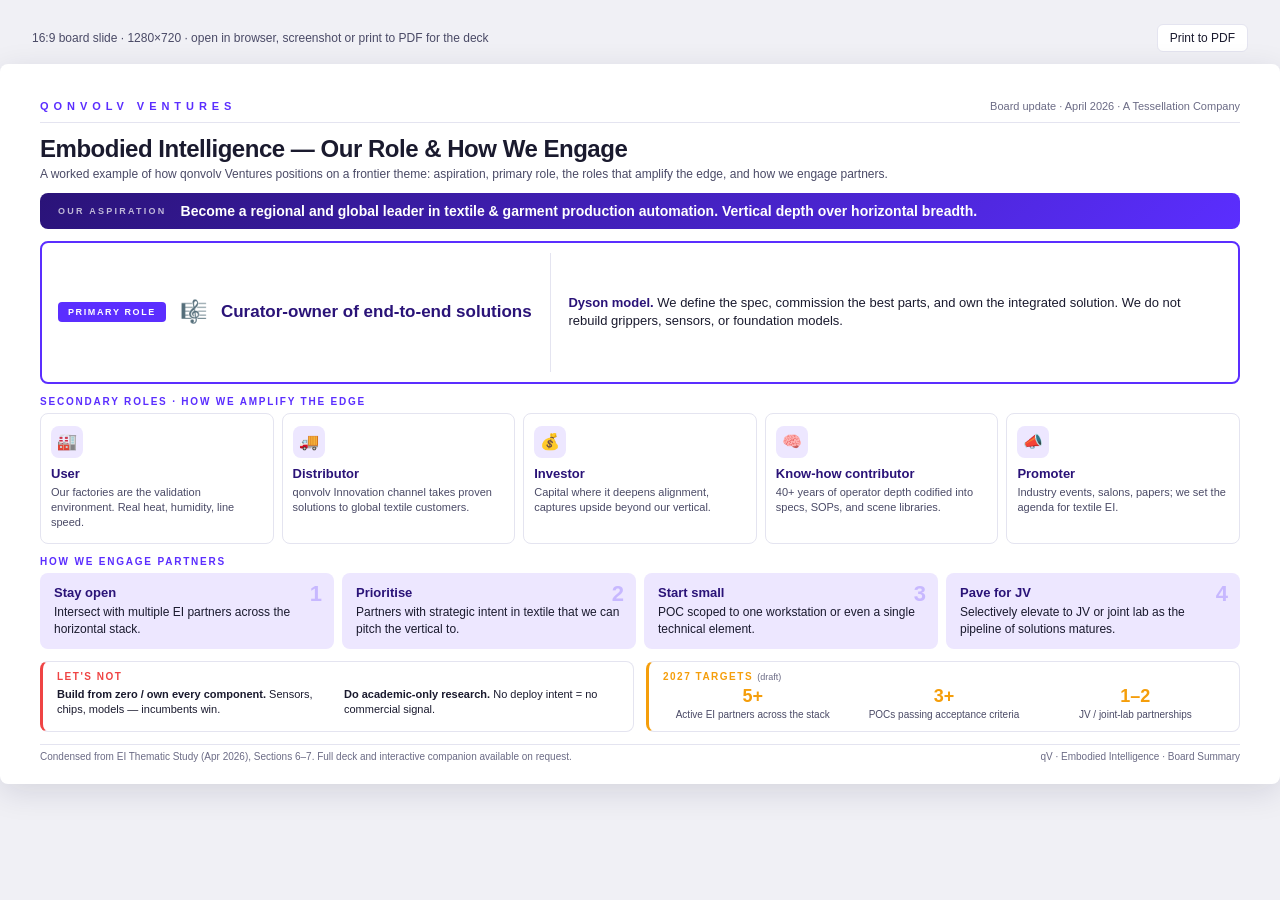
<file: sites/ei-board-summary-slide/index.html>
<!DOCTYPE html>
<html lang="en">
<head>
<meta charset="UTF-8">
<meta name="viewport" content="width=device-width, initial-scale=1.0">
<title>qV on Embodied Intelligence — Board Summary</title>
<style>
  :root {
    --purple: #5B2EFF;
    --purple-soft: #EDE7FF;
    --purple-deep: #2A1378;
    --purple-mid: #7B5BFF;
    --ink: #1A1A2E;
    --ink-soft: #4A4A66;
    --ink-light: #6B6B85;
    --bg: #F0F0F5;
    --card: #FFFFFF;
    --border: #E4E4F0;
    --amber: #F59E0B;
    --amber-soft: #FEF3C7;
    --green: #10B981;
    --red: #EF4444;
  }
  * { box-sizing: border-box; }
  html, body { margin: 0; padding: 0; background: var(--bg); font-family: -apple-system, BlinkMacSystemFont, "Inter", "Segoe UI", sans-serif; color: var(--ink); }
  body { display: flex; flex-direction: column; align-items: center; padding: 24px; min-height: 100vh; }
  .controls { width: 1280px; max-width: 100%; display: flex; justify-content: space-between; align-items: center; padding: 0 8px 12px; font-size: 12px; color: var(--ink-soft); }
  .controls button { font-size: 12px; padding: 6px 12px; border: 1px solid var(--border); background: white; border-radius: 6px; cursor: pointer; color: var(--ink); }
  .controls button:hover { background: var(--purple-soft); border-color: var(--purple); color: var(--purple-deep); }
  .slide {
    width: 1280px;
    height: 720px;
    background: white;
    border-radius: 8px;
    box-shadow: 0 8px 32px rgba(20,15,60,0.12);
    padding: 32px 40px 22px;
    display: grid;
    grid-template-rows: auto auto auto 1fr auto auto auto;
    gap: 12px;
    position: relative;
    overflow: hidden;
  }
  .slide-header {
    display: flex; justify-content: space-between; align-items: baseline;
    border-bottom: 1px solid var(--border); padding-bottom: 8px;
  }
  .brand { font-size: 11px; letter-spacing: 0.45em; color: var(--purple); font-weight: 700; }
  .meta { font-size: 11px; color: var(--ink-light); }
  .title-block h1 { font-size: 24px; line-height: 1.2; margin: 0 0 3px; letter-spacing: -0.02em; color: var(--ink); }
  .title-block .sub { font-size: 12px; color: var(--ink-soft); margin: 0; }

  /* Aspiration strip (slim) */
  .aspire {
    background: linear-gradient(135deg, var(--purple-deep) 0%, var(--purple) 100%);
    color: white; padding: 10px 18px; border-radius: 8px;
    display: flex; align-items: center; gap: 14px;
  }
  .aspire .label { font-size: 9px; letter-spacing: 0.25em; opacity: 0.7; font-weight: 700; text-transform: uppercase; white-space: nowrap; }
  .aspire .text { font-size: 14px; font-weight: 600; }

  /* Primary role - compact horizontal band */
  .primary {
    background: white; border: 2px solid var(--purple); border-radius: 8px;
    padding: 10px 16px; display: flex; align-items: center; gap: 14px;
  }
  .primary .pre {
    background: var(--purple); color: white;
    font-size: 9px; letter-spacing: 0.18em; font-weight: 700; text-transform: uppercase;
    padding: 5px 10px; border-radius: 4px; white-space: nowrap;
  }
  .primary .ico { font-size: 22px; }
  .primary .role { font-size: 17px; font-weight: 700; color: var(--purple-deep); white-space: nowrap; }
  .primary .divider { width: 1px; align-self: stretch; background: var(--border); margin: 0 4px; }
  .primary .desc { font-size: 13px; color: var(--ink); line-height: 1.4; }
  .primary .desc strong { color: var(--purple-deep); font-weight: 700; }

  /* Secondary roles - 5 detailed cards */
  .secondary { display: grid; grid-template-rows: auto 1fr; gap: 6px; }
  .secondary .label { font-size: 10px; letter-spacing: 0.18em; font-weight: 700; color: var(--purple); text-transform: uppercase; }
  .secondary-grid {
    display: grid; grid-template-columns: repeat(5, 1fr); gap: 8px;
  }
  .role-card {
    background: white; border: 1px solid var(--border); border-radius: 8px;
    padding: 12px 10px; display: flex; flex-direction: column; gap: 4px;
    transition: all 0.15s;
  }
  .role-card .ico {
    width: 32px; height: 32px; border-radius: 8px;
    background: var(--purple-soft); color: var(--purple);
    display: flex; align-items: center; justify-content: center;
    font-size: 16px;
  }
  .role-card .name { font-size: 13px; font-weight: 700; color: var(--purple-deep); margin-top: 4px; }
  .role-card .desc { font-size: 11px; color: var(--ink-soft); line-height: 1.4; }

  /* Engagement: 4 cards, easy to read */
  .engage { display: grid; grid-template-rows: auto 1fr; gap: 6px; }
  .engage .label { font-size: 10px; letter-spacing: 0.18em; font-weight: 700; color: var(--purple); text-transform: uppercase; }
  .engage-grid { display: grid; grid-template-columns: repeat(4, 1fr); gap: 8px; }
  .engage-card {
    background: var(--purple-soft); border-radius: 8px;
    padding: 12px 14px; display: flex; flex-direction: column; gap: 4px;
    position: relative;
  }
  .engage-card .num {
    position: absolute; top: 10px; right: 12px;
    font-size: 22px; font-weight: 800; color: var(--purple); opacity: 0.25;
    line-height: 1;
  }
  .engage-card .step { font-size: 13px; font-weight: 700; color: var(--purple-deep); }
  .engage-card .text { font-size: 12px; color: var(--ink); line-height: 1.4; }

  /* Bottom strip: don'ts + 2027 targets compact */
  .bottom-strip { display: grid; grid-template-columns: 1fr 1fr; gap: 12px; }
  .compact-panel {
    background: white; border: 1px solid var(--border); border-radius: 8px;
    padding: 9px 14px;
  }
  .compact-panel.danger { border-left: 3px solid var(--red); }
  .compact-panel.target { border-left: 3px solid var(--amber); }
  .compact-panel .label { font-size: 10px; font-weight: 700; letter-spacing: 0.15em; text-transform: uppercase; margin-bottom: 5px; }
  .compact-panel.danger .label { color: var(--red); }
  .compact-panel.target .label { color: var(--amber); }
  .compact-panel .items { display: flex; gap: 12px; }
  .compact-panel .item { font-size: 11px; color: var(--ink); line-height: 1.35; flex: 1; }
  .compact-panel .item strong { color: var(--ink); font-weight: 700; }
  .compact-panel.target .item { text-align: center; }
  .compact-panel.target .num { font-size: 18px; font-weight: 700; color: var(--amber); display: block; line-height: 1.1; }
  .compact-panel.target .lbl { font-size: 10px; color: var(--ink-soft); margin-top: 2px; line-height: 1.25; }

  .footer {
    display: flex; justify-content: space-between; align-items: center;
    padding-top: 6px; border-top: 1px solid var(--border);
    font-size: 10px; color: var(--ink-light);
  }

  @media print {
    body { background: white; padding: 0; }
    .controls { display: none; }
    .slide { box-shadow: none; border-radius: 0; }
  }
</style>
</head>
<body>

<div class="controls">
  <span>16:9 board slide · 1280×720 · open in browser, screenshot or print to PDF for the deck</span>
  <button onclick="window.print()">Print to PDF</button>
</div>

<div class="slide">

  <header class="slide-header">
    <div><span class="brand">QONVOLV VENTURES</span></div>
    <div class="meta">Board update · April 2026 · A Tessellation Company</div>
  </header>

  <div class="title-block">
    <h1>Embodied Intelligence — Our Role &amp; How We Engage</h1>
    <p class="sub">A worked example of how qonvolv Ventures positions on a frontier theme: aspiration, primary role, the roles that amplify the edge, and how we engage partners.</p>
  </div>

  <!-- Aspiration: slim strip -->
  <div class="aspire">
    <div class="label">Our aspiration</div>
    <div class="text">Become a regional and global leader in textile &amp; garment production automation. Vertical depth over horizontal breadth.</div>
  </div>

  <!-- Primary role: compact band -->
  <div class="primary">
    <div class="pre">Primary role</div>
    <div class="ico">🎼</div>
    <div class="role">Curator-owner of end-to-end solutions</div>
    <div class="divider"></div>
    <div class="desc"><strong>Dyson model.</strong> We define the spec, commission the best parts, and own the integrated solution. We do not rebuild grippers, sensors, or foundation models.</div>
  </div>

  <!-- Secondary roles: 5 detailed cards, more space -->
  <div class="secondary">
    <div class="label">Secondary roles · how we amplify the edge</div>
    <div class="secondary-grid">
      <div class="role-card">
        <div class="ico">🏭</div>
        <div class="name">User</div>
        <div class="desc">Our factories are the validation environment. Real heat, humidity, line speed.</div>
      </div>
      <div class="role-card">
        <div class="ico">🚚</div>
        <div class="name">Distributor</div>
        <div class="desc">qonvolv Innovation channel takes proven solutions to global textile customers.</div>
      </div>
      <div class="role-card">
        <div class="ico">💰</div>
        <div class="name">Investor</div>
        <div class="desc">Capital where it deepens alignment, captures upside beyond our vertical.</div>
      </div>
      <div class="role-card">
        <div class="ico">🧠</div>
        <div class="name">Know-how contributor</div>
        <div class="desc">40+ years of operator depth codified into specs, SOPs, and scene libraries.</div>
      </div>
      <div class="role-card">
        <div class="ico">📣</div>
        <div class="name">Promoter</div>
        <div class="desc">Industry events, salons, papers; we set the agenda for textile EI.</div>
      </div>
    </div>
  </div>

  <!-- Engagement: 4 cards -->
  <div class="engage">
    <div class="label">How we engage partners</div>
    <div class="engage-grid">
      <div class="engage-card">
        <span class="num">1</span>
        <div class="step">Stay open</div>
        <div class="text">Intersect with multiple EI partners across the horizontal stack.</div>
      </div>
      <div class="engage-card">
        <span class="num">2</span>
        <div class="step">Prioritise</div>
        <div class="text">Partners with strategic intent in textile that we can pitch the vertical to.</div>
      </div>
      <div class="engage-card">
        <span class="num">3</span>
        <div class="step">Start small</div>
        <div class="text">POC scoped to one workstation or even a single technical element.</div>
      </div>
      <div class="engage-card">
        <span class="num">4</span>
        <div class="step">Pave for JV</div>
        <div class="text">Selectively elevate to JV or joint lab as the pipeline of solutions matures.</div>
      </div>
    </div>
  </div>

  <!-- Bottom: don'ts + 2027 targets compact -->
  <div class="bottom-strip">
    <div class="compact-panel danger">
      <div class="label">Let's not</div>
      <div class="items">
        <div class="item"><strong>Build from zero / own every component.</strong> Sensors, chips, models — incumbents win.</div>
        <div class="item"><strong>Do academic-only research.</strong> No deploy intent = no commercial signal.</div>
      </div>
    </div>
    <div class="compact-panel target">
      <div class="label">2027 targets <span style="font-weight: 500; text-transform: none; letter-spacing: 0; color: var(--ink-light); font-size: 9px;">(draft)</span></div>
      <div class="items">
        <div class="item"><span class="num">5+</span><span class="lbl">Active EI partners across the stack</span></div>
        <div class="item"><span class="num">3+</span><span class="lbl">POCs passing acceptance criteria</span></div>
        <div class="item"><span class="num">1–2</span><span class="lbl">JV / joint-lab partnerships</span></div>
      </div>
    </div>
  </div>

  <footer class="footer">
    <div>Condensed from EI Thematic Study (Apr 2026), Sections 6–7. Full deck and interactive companion available on request.</div>
    <div>qV · Embodied Intelligence · Board Summary</div>
  </footer>

</div>

</body>
</html>
</file>
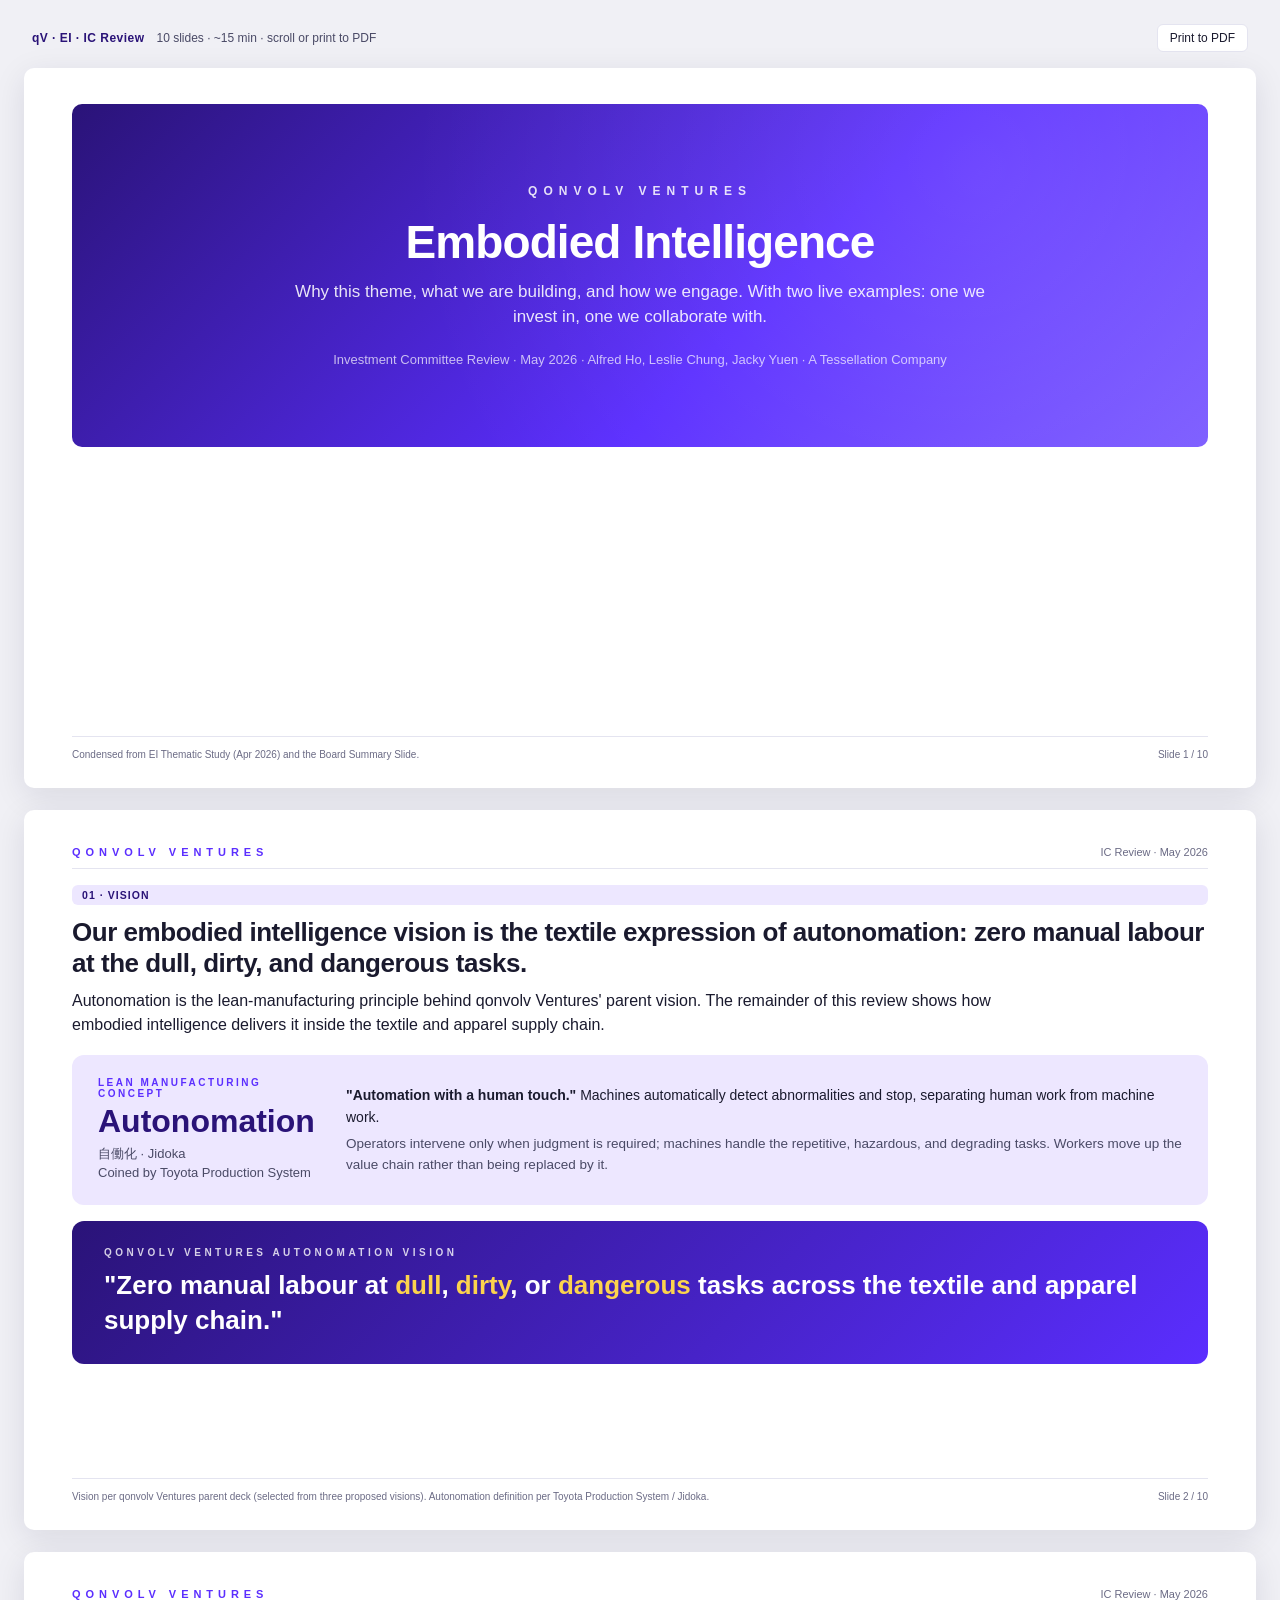
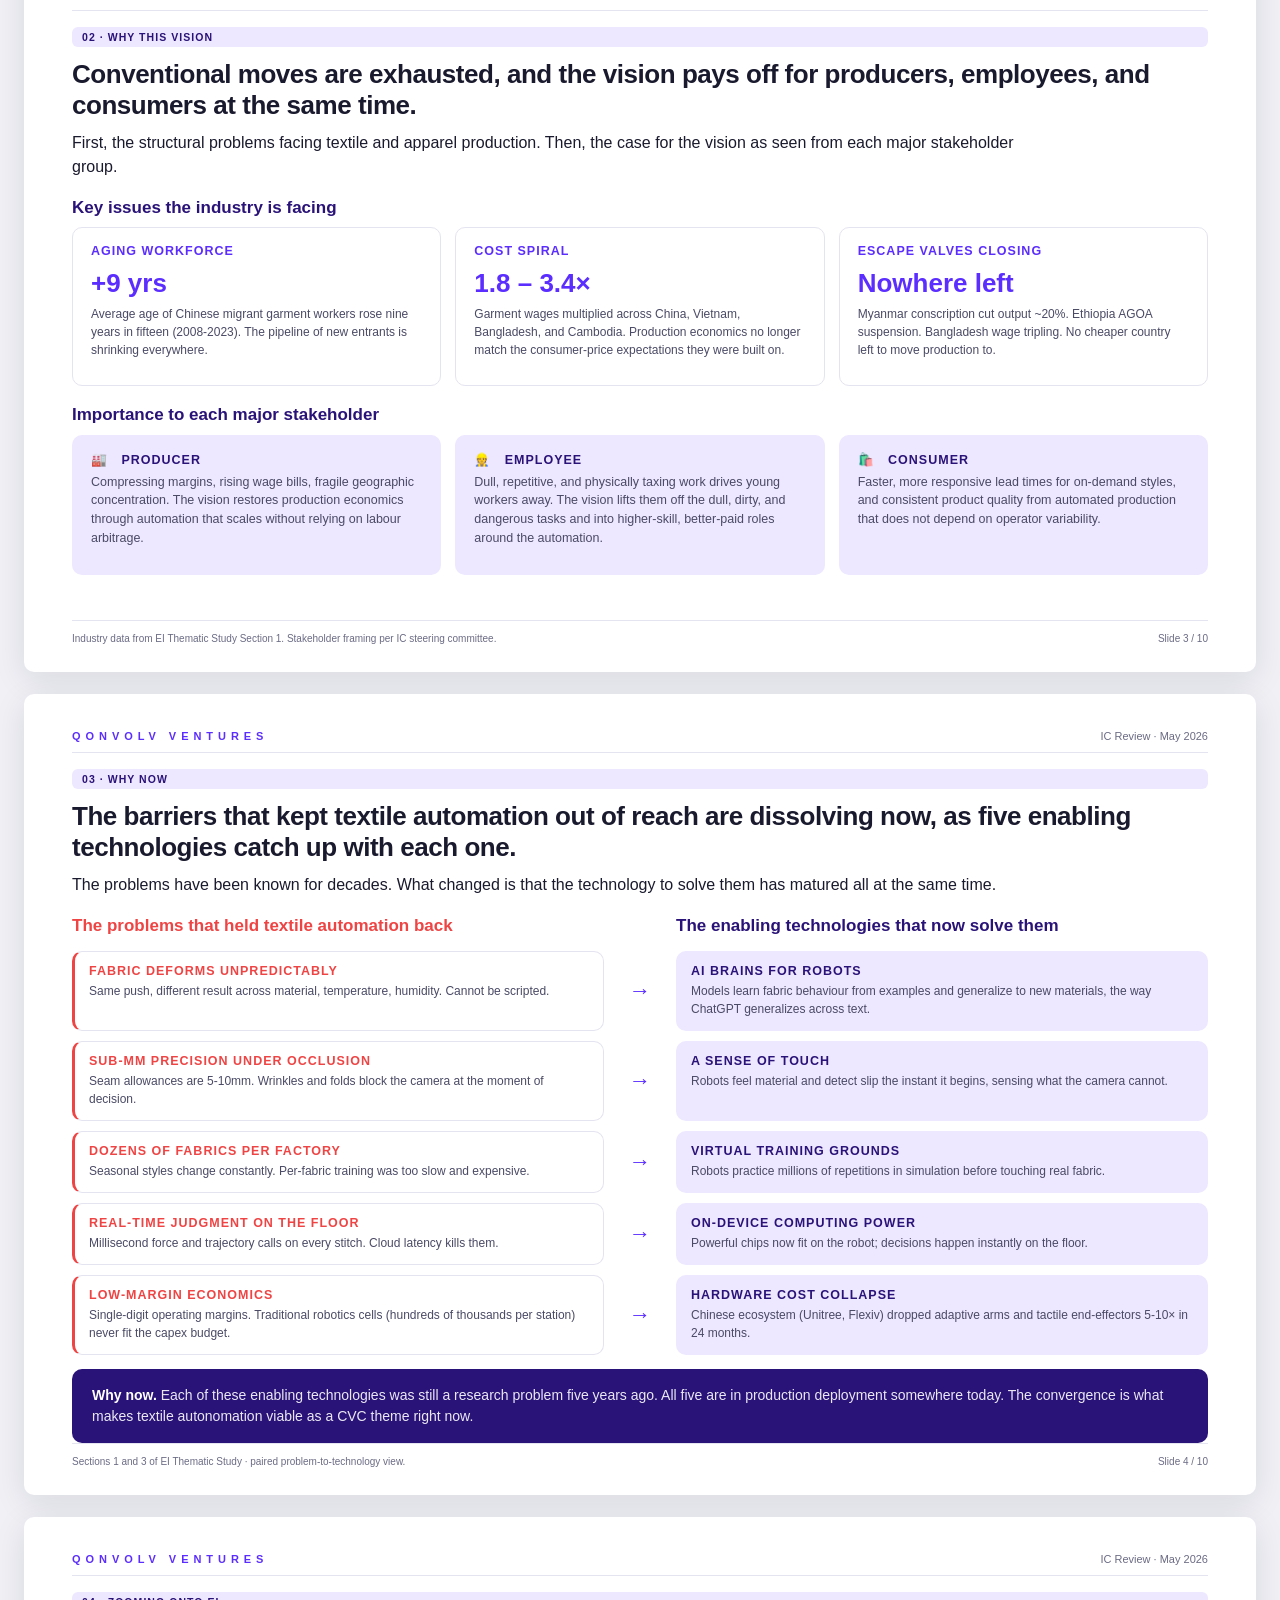
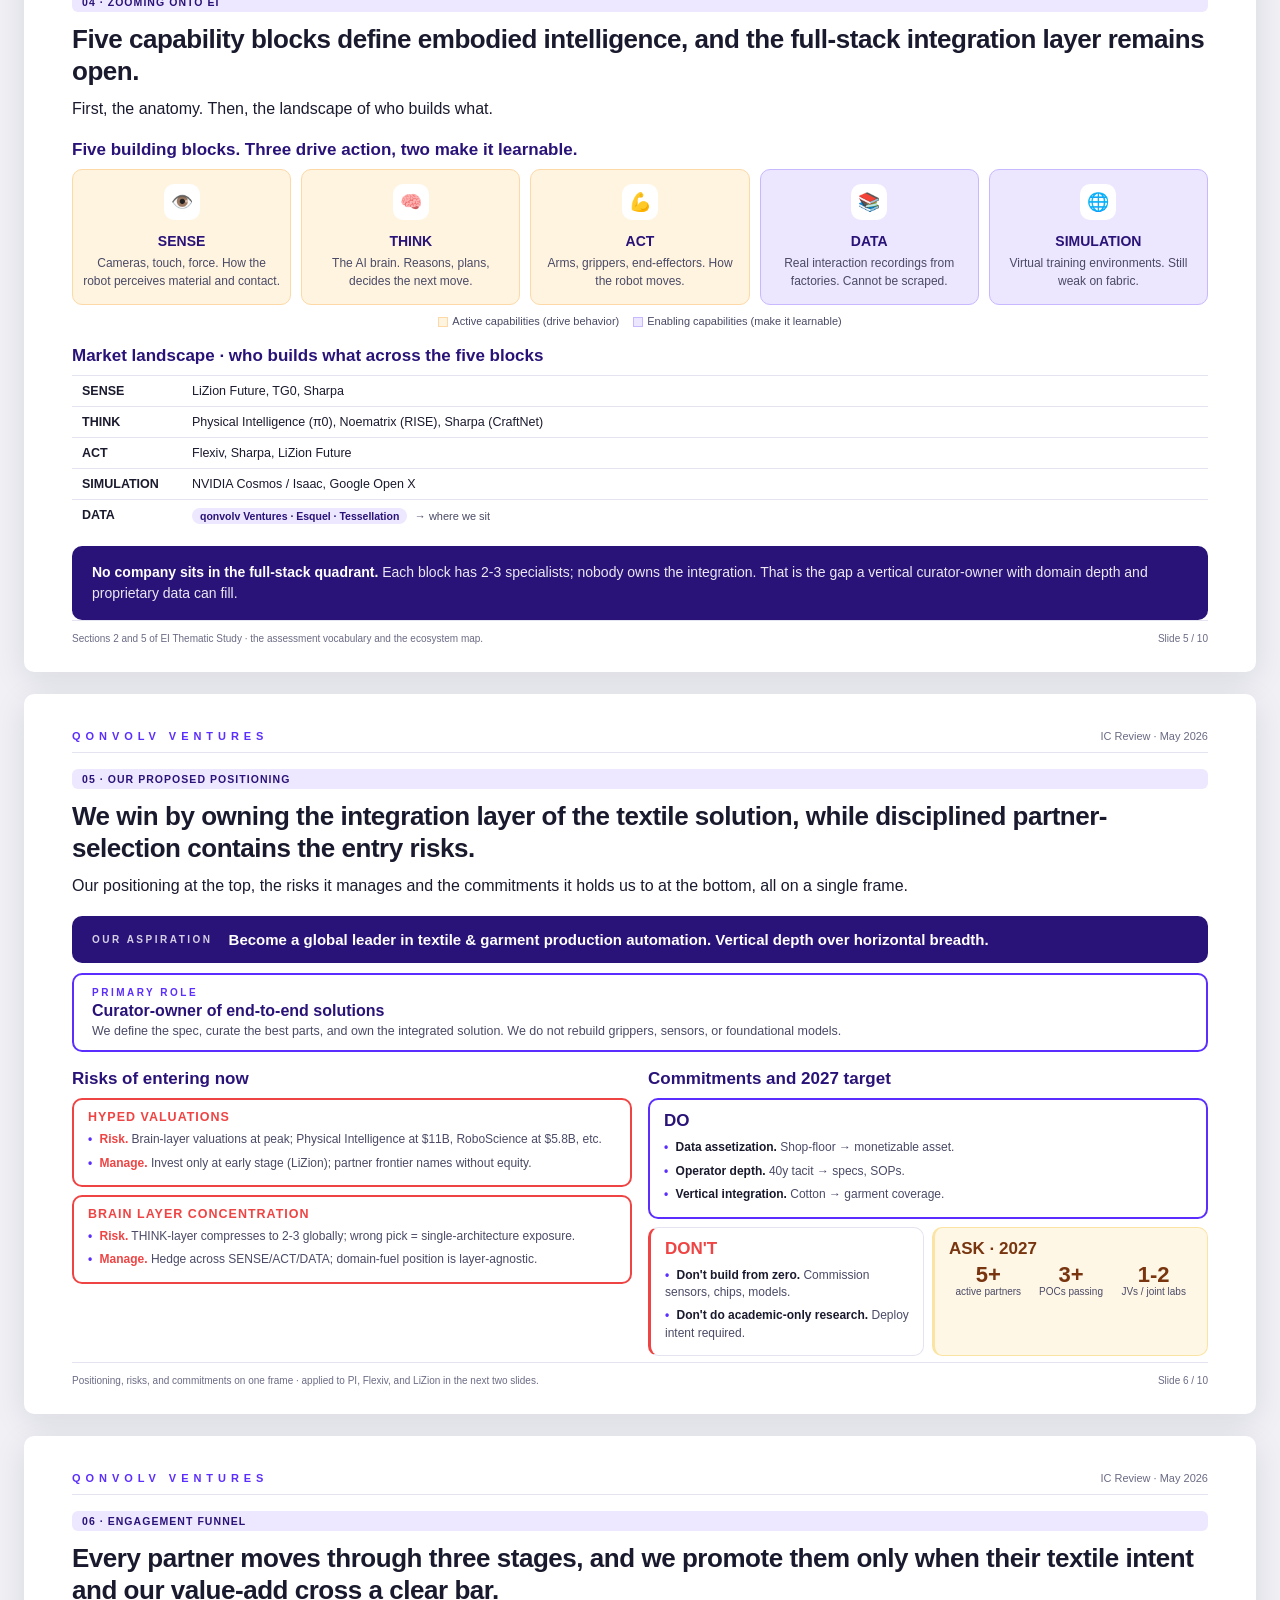
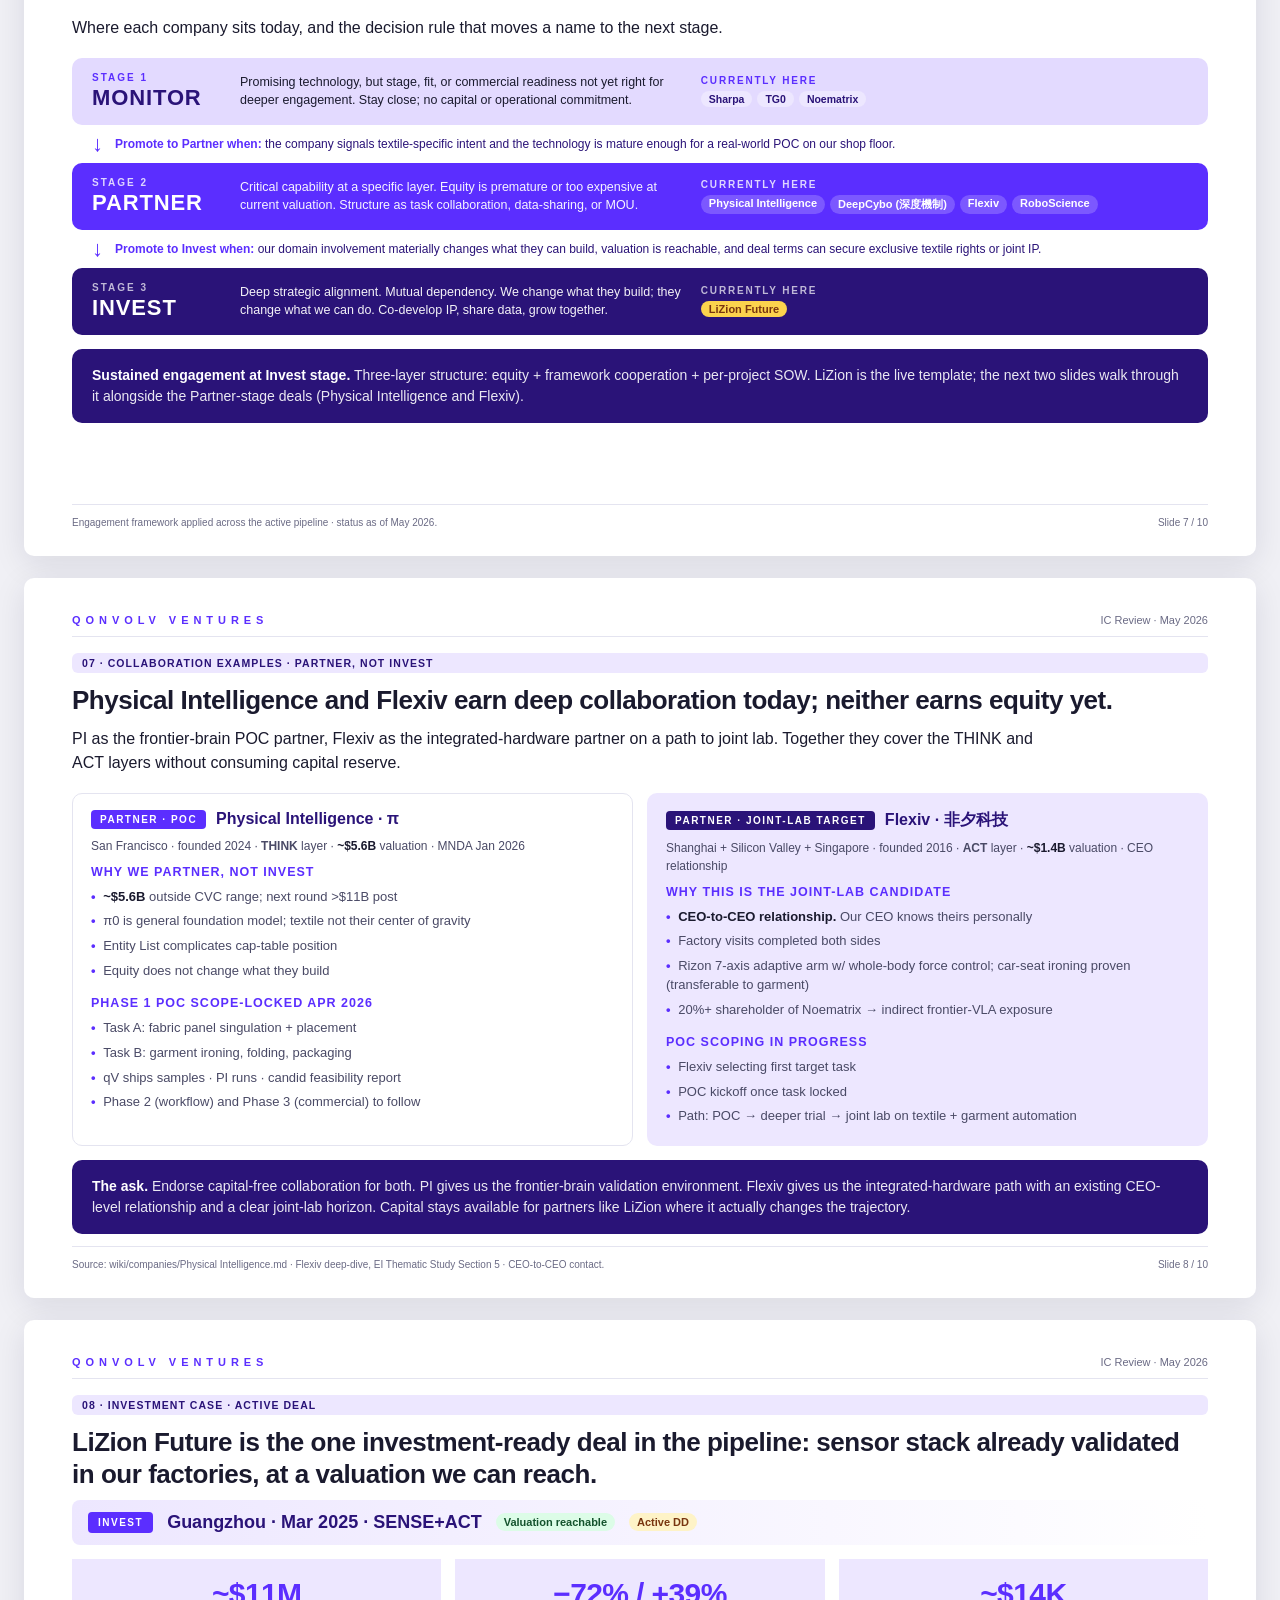
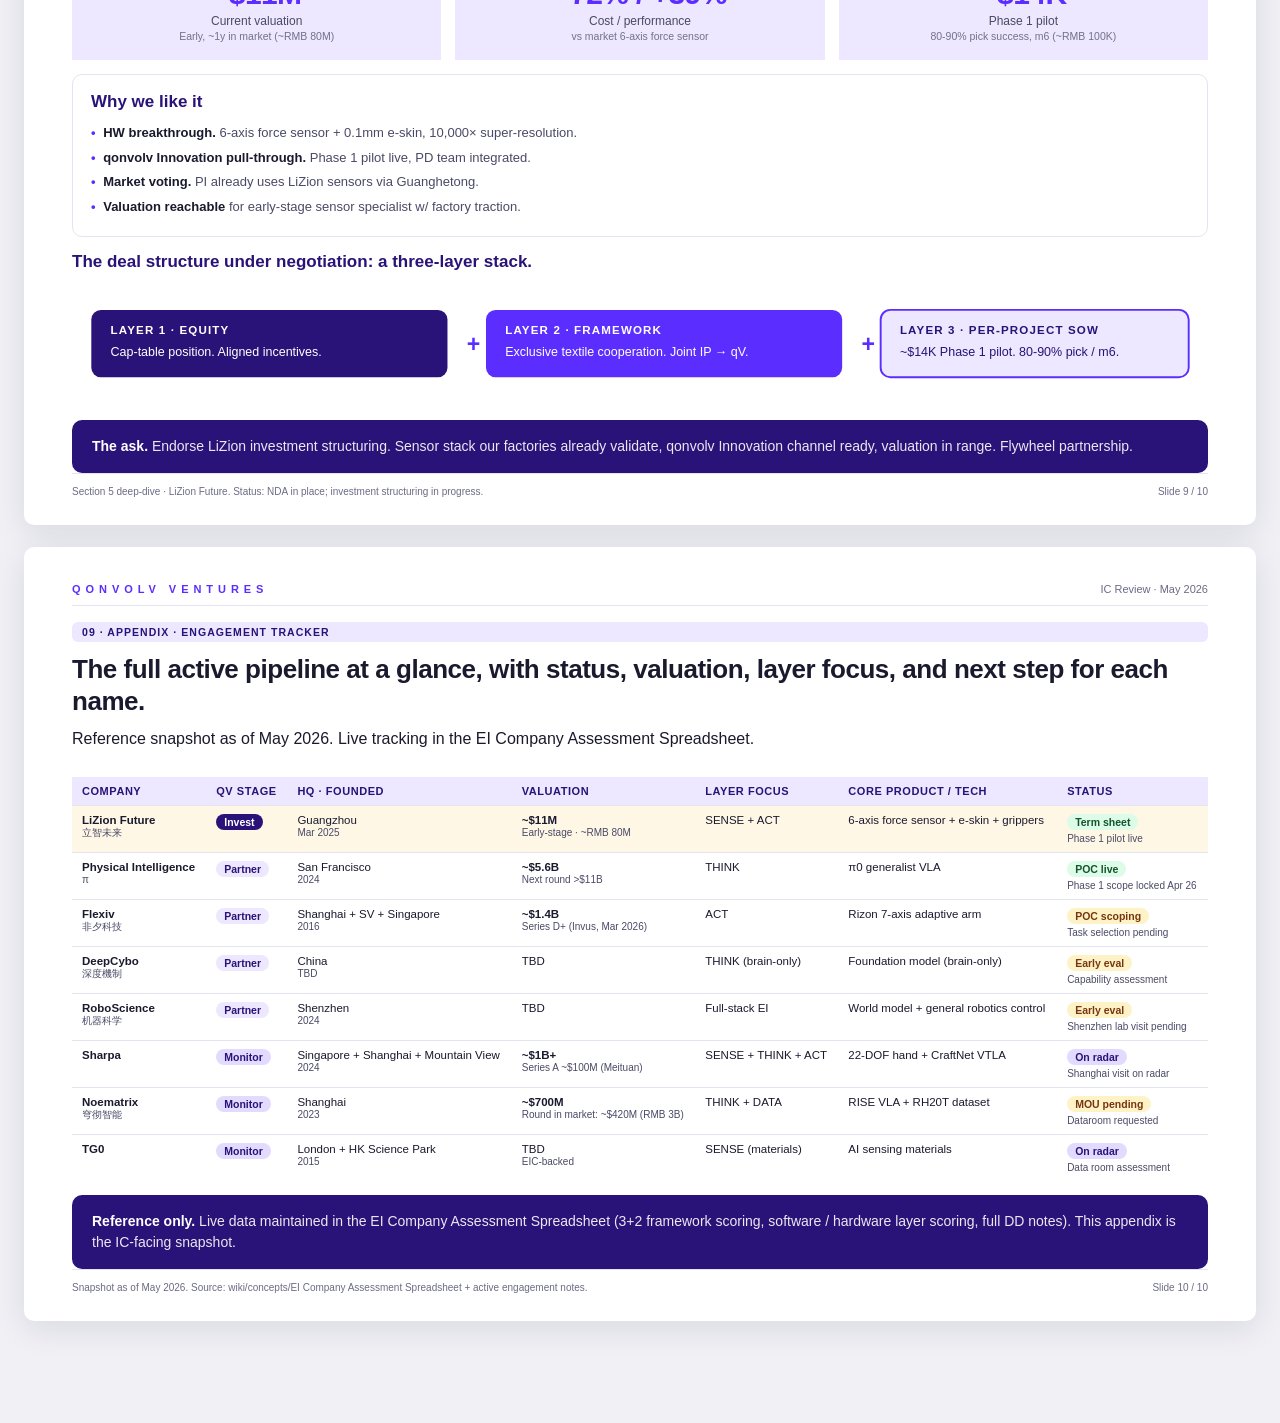
<file: sites/ei-iec-portfolio-review-may-2026/index.html>
<!DOCTYPE html>
<html lang="en">
<head>
<meta charset="UTF-8">
<meta name="viewport" content="width=device-width, initial-scale=1.0">
<title>Embodied Intelligence — Investment Committee Review · May 2026</title>
<style>
  :root {
    --purple: #5B2EFF;
    --purple-soft: #EDE7FF;
    --purple-deep: #2A1378;
    --purple-mid: #7B5BFF;
    --ink: #1A1A2E;
    --ink-soft: #4A4A66;
    --ink-light: #6B6B85;
    --bg: #F0F0F5;
    --card: #FFFFFF;
    --border: #E4E4F0;
    --amber: #F59E0B;
    --amber-soft: #FEF3C7;
    --green: #10B981;
    --red: #EF4444;
    --shadow: 0 8px 32px rgba(20,15,60,0.10);
  }
  * { box-sizing: border-box; }
  html, body { margin: 0; padding: 0; background: var(--bg); font-family: -apple-system, BlinkMacSystemFont, "Inter", "Segoe UI", sans-serif; color: var(--ink); }
  body { display: flex; flex-direction: column; align-items: center; padding: 24px 24px 80px; min-height: 100vh; }
  a { color: var(--purple); text-decoration: none; }
  a:hover { text-decoration: underline; }

  /* Top control strip */
  .controls {
    width: 1280px; max-width: 100%;
    display: flex; justify-content: space-between; align-items: center;
    padding: 0 8px 16px; font-size: 12px; color: var(--ink-soft);
  }
  .controls .left { display: flex; gap: 12px; align-items: center; }
  .controls .deckmeta { font-weight: 600; color: var(--purple-deep); letter-spacing: 0.04em; }
  .controls button {
    font-size: 12px; padding: 6px 12px;
    border: 1px solid var(--border); background: white;
    border-radius: 6px; cursor: pointer; color: var(--ink);
  }
  .controls button:hover { background: var(--purple-soft); border-color: var(--purple); color: var(--purple-deep); }

  /* Slide container */
  .slide {
    width: 1280px;
    min-height: 720px;
    max-width: 100%;
    background: white;
    border-radius: 10px;
    box-shadow: var(--shadow);
    padding: 36px 48px 28px;
    margin-bottom: 22px;
    position: relative;
    display: flex; flex-direction: column;
  }

  /* Slide header strip */
  .slide-header {
    display: flex; justify-content: space-between; align-items: baseline;
    border-bottom: 1px solid var(--border); padding-bottom: 10px;
    margin-bottom: 16px;
  }
  .brand { font-size: 11px; letter-spacing: 0.45em; color: var(--purple); font-weight: 700; }
  .slide-num { font-size: 11px; color: var(--ink-light); font-variant-numeric: tabular-nums; }
  .meta { font-size: 11px; color: var(--ink-light); }

  /* Footer */
  .slide-footer {
    margin-top: auto; padding-top: 12px; border-top: 1px solid var(--border);
    display: flex; justify-content: space-between; align-items: center;
    font-size: 10px; color: var(--ink-light);
  }

  /* Typography */
  .section-tag {
    display: inline-block; background: var(--purple-soft); color: var(--purple-deep);
    padding: 4px 10px; border-radius: 6px; font-size: 10.5px;
    font-weight: 700; letter-spacing: 0.1em; text-transform: uppercase;
    margin-bottom: 12px;
  }
  h1 { font-size: 36px; line-height: 1.15; margin: 0 0 12px; letter-spacing: -0.02em; }
  h2 { font-size: 26px; line-height: 1.2; margin: 0 0 10px; letter-spacing: -0.018em; }
  h3 { font-size: 17px; line-height: 1.3; margin: 0 0 8px; color: var(--purple-deep); }
  h4 { font-size: 12.5px; margin: 0 0 6px; color: var(--purple); text-transform: uppercase; letter-spacing: 0.08em; }
  p { margin: 0 0 10px; color: var(--ink-soft); line-height: 1.5; font-size: 14px; }
  .lede { font-size: 16px; color: var(--ink); margin-bottom: 18px; max-width: 980px; }

  /* Grids */
  .grid { display: grid; gap: 14px; }
  .grid-2 { grid-template-columns: 1fr 1fr; }
  .grid-3 { grid-template-columns: repeat(3, 1fr); }
  .grid-4 { grid-template-columns: repeat(4, 1fr); }
  .grid-5 { grid-template-columns: repeat(5, 1fr); }

  /* Cards */
  .card {
    background: var(--card); border: 1px solid var(--border);
    border-radius: 10px; padding: 16px 18px;
  }
  .card-soft { background: var(--purple-soft); border-color: transparent; }
  .card-warm { background: #FFF7E6; border-color: #FBE4A3; }
  .card-deep { background: var(--purple-deep); color: white; border-color: transparent; }
  .card-deep h3, .card-deep h4 { color: white; }
  .card-deep p, .card-deep li { color: rgba(255,255,255,0.88); }

  /* Stat block */
  .stat { text-align: center; padding: 18px 12px; }
  .stat-num { font-size: 30px; font-weight: 700; color: var(--purple); letter-spacing: -0.02em; line-height: 1.1; }
  .stat-label { font-size: 12px; color: var(--ink-soft); margin-top: 4px; }
  .stat-sub { font-size: 10.5px; color: var(--ink-soft); margin-top: 2px; opacity: 0.75; }

  /* Pills */
  .pill { display: inline-block; padding: 2px 8px; border-radius: 99px; font-size: 10.5px; font-weight: 600; }
  .pill-green { background: #DCFCE7; color: #14532D; }
  .pill-amber { background: #FEF3C7; color: #78350F; }
  .pill-red   { background: #FEE2E2; color: #7F1D1D; }
  .pill-purple { background: var(--purple-soft); color: var(--purple-deep); }

  /* Tables */
  table { width: 100%; border-collapse: collapse; font-size: 13px; }
  th { text-align: left; padding: 8px 10px; background: var(--purple-soft); color: var(--purple-deep); font-weight: 700; font-size: 11px; text-transform: uppercase; letter-spacing: 0.05em; }
  td { padding: 8px 10px; border-top: 1px solid var(--border); vertical-align: top; }

  /* Mini-list */
  ul.mini { list-style: none; padding: 0; margin: 0; font-size: 13px; }
  ul.mini li { padding: 3px 0; color: var(--ink-soft); line-height: 1.45; }
  ul.mini li::before { content: "• "; color: var(--purple); margin-right: 4px; font-weight: 700; }
  ul.mini li strong { color: var(--ink); font-weight: 700; }

  /* Callout */
  .callout {
    background: var(--purple-deep); color: white;
    padding: 16px 20px; border-radius: 10px;
  }
  .callout p { color: rgba(255,255,255,0.9); margin: 0; font-size: 14px; }
  .callout strong { color: white; }

  /* Building block tiles */
  .bb {
    text-align: center; padding: 14px 10px; border-radius: 10px;
    background: var(--card); border: 1px solid var(--border);
  }
  .bb-active { background: #FFF4E0; border-color: #FCD9A6; }
  .bb-enabling { background: #ECE6FF; border-color: #C8B8FF; }
  .bb .ico {
    width: 36px; height: 36px; border-radius: 10px;
    background: white; color: var(--purple);
    display: inline-flex; align-items: center; justify-content: center;
    font-size: 18px; margin-bottom: 8px;
  }
  .bb h3 { font-size: 14px; margin: 4px 0 4px; }
  .bb p { font-size: 12px; margin: 0; }

  /* Funnel */
  .funnel-step {
    padding: 12px 16px; border-radius: 8px; margin-bottom: 6px;
    color: white; font-size: 13px;
  }
  .funnel-1 { background: #C7BCFF; color: var(--purple-deep); }
  .funnel-2 { background: var(--purple); }
  .funnel-3 { background: var(--purple-deep); }

  /* DO/DON'T/ASK panels */
  .commit-panel {
    border-radius: 10px; padding: 14px 16px; background: white;
    border: 1px solid var(--border);
  }
  .commit-panel.do { border-left: 3px solid var(--purple); }
  .commit-panel.dont { border-left: 3px solid var(--red); }
  .commit-panel.ask { background: #FFF7E6; border-left: 3px solid var(--amber); border-color: #FBE4A3; }
  .commit-panel h3 { margin-bottom: 6px; }
  .commit-panel.dont h3 { color: var(--red); }
  .commit-panel.ask h3 { color: #78350F; }

  /* Hero cover */
  .cover {
    text-align: center;
    background: linear-gradient(135deg, var(--purple-deep) 0%, var(--purple) 60%, var(--purple-mid) 100%);
    color: white;
    border-radius: 10px;
    padding: 80px 60px;
    position: relative;
    overflow: hidden;
  }
  .cover::after {
    content: ""; position: absolute; inset: 0;
    background: radial-gradient(circle at 80% 20%, rgba(255,255,255,0.10), transparent 60%);
    pointer-events: none;
  }
  .cover .brand { color: rgba(255,255,255,0.85); font-size: 12px; letter-spacing: 0.5em; }
  .cover h1 { font-size: 46px; margin: 18px 0 10px; color: white; }
  .cover .sub { font-size: 17px; color: rgba(255,255,255,0.88); max-width: 720px; margin: 0 auto 22px; }
  .cover .meta { color: rgba(255,255,255,0.7); font-size: 13px; }

  /* Aspiration strip used on board-summary patterns */
  .aspire {
    background: linear-gradient(135deg, var(--purple-deep) 0%, var(--purple) 100%);
    color: white; padding: 12px 18px; border-radius: 8px;
    display: flex; align-items: center; gap: 14px;
  }
  .aspire .label { font-size: 10px; letter-spacing: 0.25em; opacity: 0.75; font-weight: 700; text-transform: uppercase; white-space: nowrap; }
  .aspire .text { font-size: 14px; font-weight: 600; }

  /* Primary role band */
  .primary-band {
    background: white; border: 2px solid var(--purple); border-radius: 10px;
    padding: 12px 18px; display: flex; align-items: center; gap: 14px;
  }
  .primary-band .pre {
    background: var(--purple); color: white;
    font-size: 10px; letter-spacing: 0.18em; font-weight: 700; text-transform: uppercase;
    padding: 5px 10px; border-radius: 4px; white-space: nowrap;
  }
  .primary-band .ico { font-size: 22px; }
  .primary-band .role { font-size: 17px; font-weight: 700; color: var(--purple-deep); white-space: nowrap; }
  .primary-band .divider { width: 1px; align-self: stretch; background: var(--border); margin: 0 4px; }
  .primary-band .desc { font-size: 13.5px; color: var(--ink); line-height: 1.4; }
  .primary-band .desc strong { color: var(--purple-deep); font-weight: 700; }

  /* Engage cards */
  .engage-card {
    background: var(--purple-soft); border-radius: 8px;
    padding: 12px 14px; position: relative;
  }
  .engage-card .num {
    position: absolute; top: 8px; right: 12px;
    font-size: 22px; font-weight: 800; color: var(--purple); opacity: 0.25;
    line-height: 1;
  }
  .engage-card .step { font-size: 13px; font-weight: 700; color: var(--purple-deep); margin-bottom: 2px; }
  .engage-card .text { font-size: 12px; color: var(--ink); line-height: 1.4; }

  /* Example slide treatments */
  .example-band {
    background: linear-gradient(90deg, var(--purple-soft) 0%, transparent 100%);
    padding: 12px 16px; border-radius: 8px;
    display: flex; gap: 14px; align-items: center; flex-wrap: wrap;
    margin-bottom: 14px;
  }
  .example-band .tag {
    background: var(--purple); color: white; font-size: 10px; font-weight: 700;
    letter-spacing: 0.15em; text-transform: uppercase;
    padding: 5px 10px; border-radius: 4px; white-space: nowrap;
  }
  .example-band .name { font-size: 18px; font-weight: 700; color: var(--purple-deep); }
  .example-band .pos { font-size: 12px; color: var(--ink-soft); }
  .badge { display: inline-block; font-size: 11px; padding: 3px 8px; border-radius: 99px; font-weight: 600; }
  .badge-green { background: #DCFCE7; color: #14532D; }
  .badge-amber { background: #FEF3C7; color: #78350F; }

  /* Print */
  @media print {
    body { background: white; padding: 0; }
    .controls { display: none; }
    .slide { box-shadow: none; border-radius: 0; page-break-after: always; min-height: auto; margin: 0; }
    .cover { page-break-after: always; }
  }
</style>
</head>
<body>

<div class="controls">
  <div class="left">
    <span class="deckmeta">qV · EI · IC Review</span>
    <span>10 slides · ~15 min · scroll or print to PDF</span>
  </div>
  <button onclick="window.print()">Print to PDF</button>
</div>

<!-- ==================== SLIDE 1 · COVER ==================== -->
<div class="slide">
  <div class="cover">
    <div class="brand">QONVOLV VENTURES</div>
    <h1>Embodied Intelligence</h1>
    <p class="sub">Why this theme, what we are building, and how we engage. With two live examples: one we invest in, one we collaborate with.</p>
    <div class="meta">Investment Committee Review · May 2026 · Alfred Ho, Leslie Chung, Jacky Yuen · A Tessellation Company</div>
  </div>
  <div class="slide-footer">
    <div>Condensed from EI Thematic Study (Apr 2026) and the Board Summary Slide.</div>
    <div>Slide 1 / 10</div>
  </div>
</div>

<!-- ==================== SLIDE 2 · VISION ==================== -->
<div class="slide">
  <header class="slide-header">
    <span class="brand">QONVOLV VENTURES</span>
    <span class="meta">IC Review · May 2026</span>
  </header>
  <span class="section-tag">01 · Vision</span>
  <h2>Our embodied intelligence vision is the textile expression of autonomation: zero manual labour at the dull, dirty, and dangerous tasks.</h2>
  <p class="lede">Autonomation is the lean-manufacturing principle behind qonvolv Ventures' parent vision. The remainder of this review shows how embodied intelligence delivers it inside the textile and apparel supply chain.</p>

  <!-- Definition card: what autonomation means -->
  <div style="background: var(--purple-soft); border-radius: 12px; padding: 22px 26px; margin-bottom: 16px;">
    <div style="display: grid; grid-template-columns: 220px 1fr; gap: 28px; align-items: center;">
      <div>
        <div style="font-size: 10px; letter-spacing: 0.25em; color: var(--purple); font-weight: 700; text-transform: uppercase; margin-bottom: 6px;">Lean manufacturing concept</div>
        <div style="font-size: 32px; font-weight: 700; color: var(--purple-deep); line-height: 1.05; margin-bottom: 6px;">Autonomation</div>
        <div style="font-size: 13px; color: var(--ink-soft); line-height: 1.45;">自働化 · Jidoka<br>Coined by Toyota Production System</div>
      </div>
      <div>
        <p style="font-size: 14px; margin: 0 0 6px; color: var(--ink); line-height: 1.55;"><strong>"Automation with a human touch."</strong> Machines automatically detect abnormalities and stop, separating human work from machine work.</p>
        <p style="font-size: 13.5px; margin: 0; color: var(--ink-soft); line-height: 1.5;">Operators intervene only when judgment is required; machines handle the repetitive, hazardous, and degrading tasks. Workers move up the value chain rather than being replaced by it.</p>
      </div>
    </div>
  </div>

  <!-- Vision statement hero -->
  <div style="background: linear-gradient(135deg, var(--purple-deep) 0%, var(--purple) 100%); color: white; border-radius: 12px; padding: 26px 32px;">
    <div style="font-size: 10px; letter-spacing: 0.35em; color: rgba(255,255,255,0.8); font-weight: 700; text-transform: uppercase; margin-bottom: 10px;">qonvolv ventures autonomation vision</div>
    <div style="font-size: 26px; font-weight: 700; line-height: 1.35;">"Zero manual labour at <span style="color: #FCD34D;">dull</span>, <span style="color: #FCD34D;">dirty</span>, or <span style="color: #FCD34D;">dangerous</span> tasks across the textile and apparel supply chain."</div>
  </div>

  <div class="slide-footer">
    <div>Vision per qonvolv Ventures parent deck (selected from three proposed visions). Autonomation definition per Toyota Production System / Jidoka.</div>
    <div>Slide 2 / 10</div>
  </div>
</div>

<!-- ==================== SLIDE 3 · WHY THIS VISION ==================== -->
<div class="slide">
  <header class="slide-header">
    <span class="brand">QONVOLV VENTURES</span>
    <span class="meta">IC Review · May 2026</span>
  </header>
  <span class="section-tag">02 · Why This Vision</span>
  <h2>Conventional moves are exhausted, and the vision pays off for producers, employees, and consumers at the same time.</h2>
  <p class="lede">First, the structural problems facing textile and apparel production. Then, the case for the vision as seen from each major stakeholder group.</p>

  <h3>Key issues the industry is facing</h3>
  <div class="grid grid-3" style="margin-bottom: 18px;">
    <div class="card">
      <h4>Aging workforce</h4>
      <p style="font-size: 26px; font-weight: 700; color: var(--purple); margin: 4px 0 2px;">+9 yrs</p>
      <p style="font-size: 12px;">Average age of Chinese migrant garment workers rose nine years in fifteen (2008-2023). The pipeline of new entrants is shrinking everywhere.</p>
    </div>
    <div class="card">
      <h4>Cost spiral</h4>
      <p style="font-size: 26px; font-weight: 700; color: var(--purple); margin: 4px 0 2px;">1.8 – 3.4×</p>
      <p style="font-size: 12px;">Garment wages multiplied across China, Vietnam, Bangladesh, and Cambodia. Production economics no longer match the consumer-price expectations they were built on.</p>
    </div>
    <div class="card">
      <h4>Escape valves closing</h4>
      <p style="font-size: 26px; font-weight: 700; color: var(--purple); margin: 4px 0 2px;">Nowhere left</p>
      <p style="font-size: 12px;">Myanmar conscription cut output ~20%. Ethiopia AGOA suspension. Bangladesh wage tripling. No cheaper country left to move production to.</p>
    </div>
  </div>

  <h3>Importance to each major stakeholder</h3>
  <div class="grid grid-3">
    <div class="card card-soft">
      <h4 style="color: var(--purple-deep);">🏭 &nbsp; Producer</h4>
      <p style="font-size: 12.5px;">Compressing margins, rising wage bills, fragile geographic concentration. The vision restores production economics through automation that scales without relying on labour arbitrage.</p>
    </div>
    <div class="card card-soft">
      <h4 style="color: var(--purple-deep);">👷 &nbsp; Employee</h4>
      <p style="font-size: 12.5px;">Dull, repetitive, and physically taxing work drives young workers away. The vision lifts them off the dull, dirty, and dangerous tasks and into higher-skill, better-paid roles around the automation.</p>
    </div>
    <div class="card card-soft">
      <h4 style="color: var(--purple-deep);">🛍️ &nbsp; Consumer</h4>
      <p style="font-size: 12.5px;">Faster, more responsive lead times for on-demand styles, and consistent product quality from automated production that does not depend on operator variability.</p>
    </div>
  </div>

  <div class="slide-footer">
    <div>Industry data from EI Thematic Study Section 1. Stakeholder framing per IC steering committee.</div>
    <div>Slide 3 / 10</div>
  </div>
</div>

<!-- ==================== SLIDE 4 · WHY NOW ==================== -->
<div class="slide">
  <header class="slide-header">
    <span class="brand">QONVOLV VENTURES</span>
    <span class="meta">IC Review · May 2026</span>
  </header>
  <span class="section-tag">03 · Why Now</span>
  <h2>The barriers that kept textile automation out of reach are dissolving now, as five enabling technologies catch up with each one.</h2>
  <p class="lede">The problems have been known for decades. What changed is that the technology to solve them has matured all at the same time.</p>

  <!-- Paired grid: 4 rows of (problem, arrow, technology) -->
  <div style="display: grid; grid-template-columns: 1fr 44px 1fr; gap: 10px 14px; align-items: stretch;">
    <!-- Header row -->
    <h3 style="margin: 0 0 4px; color: var(--red);">The problems that held textile automation back</h3>
    <div></div>
    <h3 style="margin: 0 0 4px; color: var(--purple-deep);">The enabling technologies that now solve them</h3>

    <!-- Row 1 -->
    <div class="card" style="border-left: 3px solid var(--red); padding: 12px 14px;">
      <h4 style="color: var(--red); margin-bottom: 4px;">Fabric deforms unpredictably</h4>
      <p style="font-size: 12px; margin: 0;">Same push, different result across material, temperature, humidity. Cannot be scripted.</p>
    </div>
    <div style="display: flex; align-items: center; justify-content: center; font-size: 22px; color: var(--purple); font-weight: 700;">→</div>
    <div class="card card-soft" style="padding: 12px 14px;">
      <h4 style="color: var(--purple-deep); margin-bottom: 4px;">AI brains for robots</h4>
      <p style="font-size: 12px; margin: 0;">Models learn fabric behaviour from examples and generalize to new materials, the way ChatGPT generalizes across text.</p>
    </div>

    <!-- Row 2 -->
    <div class="card" style="border-left: 3px solid var(--red); padding: 12px 14px;">
      <h4 style="color: var(--red); margin-bottom: 4px;">Sub-mm precision under occlusion</h4>
      <p style="font-size: 12px; margin: 0;">Seam allowances are 5-10mm. Wrinkles and folds block the camera at the moment of decision.</p>
    </div>
    <div style="display: flex; align-items: center; justify-content: center; font-size: 22px; color: var(--purple); font-weight: 700;">→</div>
    <div class="card card-soft" style="padding: 12px 14px;">
      <h4 style="color: var(--purple-deep); margin-bottom: 4px;">A sense of touch</h4>
      <p style="font-size: 12px; margin: 0;">Robots feel material and detect slip the instant it begins, sensing what the camera cannot.</p>
    </div>

    <!-- Row 3 -->
    <div class="card" style="border-left: 3px solid var(--red); padding: 12px 14px;">
      <h4 style="color: var(--red); margin-bottom: 4px;">Dozens of fabrics per factory</h4>
      <p style="font-size: 12px; margin: 0;">Seasonal styles change constantly. Per-fabric training was too slow and expensive.</p>
    </div>
    <div style="display: flex; align-items: center; justify-content: center; font-size: 22px; color: var(--purple); font-weight: 700;">→</div>
    <div class="card card-soft" style="padding: 12px 14px;">
      <h4 style="color: var(--purple-deep); margin-bottom: 4px;">Virtual training grounds</h4>
      <p style="font-size: 12px; margin: 0;">Robots practice millions of repetitions in simulation before touching real fabric.</p>
    </div>

    <!-- Row 4 -->
    <div class="card" style="border-left: 3px solid var(--red); padding: 12px 14px;">
      <h4 style="color: var(--red); margin-bottom: 4px;">Real-time judgment on the floor</h4>
      <p style="font-size: 12px; margin: 0;">Millisecond force and trajectory calls on every stitch. Cloud latency kills them.</p>
    </div>
    <div style="display: flex; align-items: center; justify-content: center; font-size: 22px; color: var(--purple); font-weight: 700;">→</div>
    <div class="card card-soft" style="padding: 12px 14px;">
      <h4 style="color: var(--purple-deep); margin-bottom: 4px;">On-device computing power</h4>
      <p style="font-size: 12px; margin: 0;">Powerful chips now fit on the robot; decisions happen instantly on the floor.</p>
    </div>

    <!-- Row 5 -->
    <div class="card" style="border-left: 3px solid var(--red); padding: 12px 14px;">
      <h4 style="color: var(--red); margin-bottom: 4px;">Low-margin economics</h4>
      <p style="font-size: 12px; margin: 0;">Single-digit operating margins. Traditional robotics cells (hundreds of thousands per station) never fit the capex budget.</p>
    </div>
    <div style="display: flex; align-items: center; justify-content: center; font-size: 22px; color: var(--purple); font-weight: 700;">→</div>
    <div class="card card-soft" style="padding: 12px 14px;">
      <h4 style="color: var(--purple-deep); margin-bottom: 4px;">Hardware cost collapse</h4>
      <p style="font-size: 12px; margin: 0;">Chinese ecosystem (Unitree, Flexiv) dropped adaptive arms and tactile end-effectors 5-10× in 24 months.</p>
    </div>
  </div>

  <div class="callout" style="margin-top: 14px;">
    <p><strong>Why now.</strong> Each of these enabling technologies was still a research problem five years ago. All five are in production deployment somewhere today. The convergence is what makes textile autonomation viable as a CVC theme right now.</p>
  </div>

  <div class="slide-footer">
    <div>Sections 1 and 3 of EI Thematic Study · paired problem-to-technology view.</div>
    <div>Slide 4 / 10</div>
  </div>
</div>

<!-- ==================== SLIDE 5 · ZOOMING ONTO EI ==================== -->
<div class="slide">
  <header class="slide-header">
    <span class="brand">QONVOLV VENTURES</span>
    <span class="meta">IC Review · May 2026</span>
  </header>
  <span class="section-tag">04 · Zooming Onto EI</span>
  <h2>Five capability blocks define embodied intelligence, and the full-stack integration layer remains open.</h2>
  <p class="lede">First, the anatomy. Then, the landscape of who builds what.</p>

  <h3>Five building blocks. Three drive action, two make it learnable.</h3>
  <div class="grid grid-5" style="gap: 10px; margin-bottom: 10px;">
    <div class="bb bb-active"><div class="ico">👁️</div><h3>SENSE</h3><p>Cameras, touch, force. How the robot perceives material and contact.</p></div>
    <div class="bb bb-active"><div class="ico">🧠</div><h3>THINK</h3><p>The AI brain. Reasons, plans, decides the next move.</p></div>
    <div class="bb bb-active"><div class="ico">💪</div><h3>ACT</h3><p>Arms, grippers, end-effectors. How the robot moves.</p></div>
    <div class="bb bb-enabling"><div class="ico">📚</div><h3>DATA</h3><p>Real interaction recordings from factories. Cannot be scraped.</p></div>
    <div class="bb bb-enabling"><div class="ico">🌐</div><h3>SIMULATION</h3><p>Virtual training environments. Still weak on fabric.</p></div>
  </div>
  <div style="display: flex; gap: 14px; font-size: 11px; color: var(--ink-soft); margin-bottom: 18px; justify-content: center;">
    <span><span style="display: inline-block; width: 10px; height: 10px; background: #FFF4E0; border: 1px solid #FCD9A6; vertical-align: middle; margin-right: 4px;"></span>Active capabilities (drive behavior)</span>
    <span><span style="display: inline-block; width: 10px; height: 10px; background: #ECE6FF; border: 1px solid #C8B8FF; vertical-align: middle; margin-right: 4px;"></span>Enabling capabilities (make it learnable)</span>
  </div>

  <h3>Market landscape · who builds what across the five blocks</h3>
  <table style="font-size: 12.5px; margin-bottom: 14px;">
    <tbody>
      <tr><td style="width: 110px;"><strong>SENSE</strong></td><td>LiZion Future, TG0, Sharpa</td></tr>
      <tr><td><strong>THINK</strong></td><td>Physical Intelligence (π0), Noematrix (RISE), Sharpa (CraftNet)</td></tr>
      <tr><td><strong>ACT</strong></td><td>Flexiv, Sharpa, LiZion Future</td></tr>
      <tr><td><strong>SIMULATION</strong></td><td>NVIDIA Cosmos / Isaac, Google Open X</td></tr>
      <tr><td><strong>DATA</strong></td><td><span class="pill pill-purple">qonvolv Ventures · Esquel · Tessellation</span> <span style="font-size: 11px; color: var(--ink-soft); margin-left: 4px;">→ where we sit</span></td></tr>
    </tbody>
  </table>

  <div class="callout">
    <p><strong>No company sits in the full-stack quadrant.</strong> Each block has 2-3 specialists; nobody owns the integration. That is the gap a vertical curator-owner with domain depth and proprietary data can fill.</p>
  </div>

  <div class="slide-footer">
    <div>Sections 2 and 5 of EI Thematic Study · the assessment vocabulary and the ecosystem map.</div>
    <div>Slide 5 / 10</div>
  </div>
</div>

<!-- ==================== SLIDE 6 · POSITIONING + RISKS + COMMITMENTS (MERGED) ==================== -->
<div class="slide">
  <header class="slide-header">
    <span class="brand">QONVOLV VENTURES</span>
    <span class="meta">IC Review · May 2026</span>
  </header>
  <span class="section-tag">05 · Our Proposed Positioning</span>
  <h2>We win by owning the integration layer of the textile solution, while disciplined partner-selection contains the entry risks.</h2>
  <p class="lede">Our positioning at the top, the risks it manages and the commitments it holds us to at the bottom, all on a single frame.</p>

  <!-- Aspiration band -->
  <div style="background: var(--purple-deep); color: white; border-radius: 10px; padding: 14px 20px; margin-bottom: 10px; display: flex; gap: 16px; align-items: center;">
    <div style="font-size: 10px; letter-spacing: 0.25em; color: rgba(255,255,255,0.8); font-weight: 700; text-transform: uppercase; white-space: nowrap;">Our aspiration</div>
    <div style="font-size: 15px; font-weight: 700; line-height: 1.3;">Become a global leader in textile &amp; garment production automation. Vertical depth over horizontal breadth.</div>
  </div>

  <!-- Primary Role band -->
  <div style="background: white; border: 2px solid var(--purple); border-radius: 10px; padding: 12px 18px; margin-bottom: 16px;">
    <div style="font-size: 10px; letter-spacing: 0.25em; color: var(--purple); font-weight: 700; text-transform: uppercase; margin-bottom: 4px;">Primary role</div>
    <div style="font-size: 16px; font-weight: 700; color: var(--purple-deep); margin-bottom: 4px;">Curator-owner of end-to-end solutions</div>
    <div style="font-size: 12.5px; color: var(--ink-soft);">We define the spec, curate the best parts, and own the integrated solution. We do not rebuild grippers, sensors, or foundational models.</div>
  </div>

  <!-- Two-col bottom: Risks (left) | Commitments (right) -->
  <div class="grid grid-2" style="gap: 16px;">
    <!-- Left: Risks -->
    <div>
      <h3 style="margin-bottom: 8px;">Risks of entering now</h3>
      <div style="display: grid; gap: 8px;">
        <div class="card" style="border: 2px solid var(--red); padding: 10px 14px;">
          <h4 style="color: var(--red); margin-bottom: 4px;">HYPED VALUATIONS</h4>
          <ul class="mini" style="font-size: 12px;">
            <li><strong style="color: var(--red);">Risk.</strong> Brain-layer valuations at peak; Physical Intelligence at $11B, RoboScience at $5.8B, etc.</li>
            <li><strong style="color: var(--red);">Manage.</strong> Invest only at early stage (LiZion); partner frontier names without equity.</li>
          </ul>
        </div>
        <div class="card" style="border: 2px solid var(--red); padding: 10px 14px;">
          <h4 style="color: var(--red); margin-bottom: 4px;">BRAIN LAYER CONCENTRATION</h4>
          <ul class="mini" style="font-size: 12px;">
            <li><strong style="color: var(--red);">Risk.</strong> THINK-layer compresses to 2-3 globally; wrong pick = single-architecture exposure.</li>
            <li><strong style="color: var(--red);">Manage.</strong> Hedge across SENSE/ACT/DATA; domain-fuel position is layer-agnostic.</li>
          </ul>
        </div>
      </div>
    </div>

    <!-- Right: Commitments -->
    <div>
      <h3 style="margin-bottom: 8px;">Commitments and 2027 target</h3>
      <div style="display: grid; gap: 8px;">
        <div class="commit-panel do" style="padding: 10px 14px; border: 2px solid var(--purple); border-left-width: 2px;">
          <h3 style="margin-bottom: 4px;">DO</h3>
          <ul class="mini" style="font-size: 12px;">
            <li><strong>Data assetization.</strong> Shop-floor → monetizable asset.</li>
            <li><strong>Operator depth.</strong> 40y tacit → specs, SOPs.</li>
            <li><strong>Vertical integration.</strong> Cotton → garment coverage.</li>
          </ul>
        </div>
        <div style="display: grid; grid-template-columns: 1fr 1fr; gap: 8px;">
          <div class="commit-panel dont" style="padding: 10px 14px;">
            <h3 style="margin-bottom: 4px;">DON'T</h3>
            <ul class="mini" style="font-size: 12px;">
              <li><strong>Don't build from zero.</strong> Commission sensors, chips, models.</li>
              <li><strong>Don't do academic-only research.</strong> Deploy intent required.</li>
            </ul>
          </div>
          <div class="commit-panel ask" style="padding: 10px 14px;">
            <h3 style="margin-bottom: 4px;">ASK · 2027</h3>
            <div style="display: grid; grid-template-columns: 1fr 1fr 1fr; gap: 4px;">
              <div style="text-align: center;"><div style="font-size: 22px; font-weight: 700; color: #78350F; line-height: 1;">5+</div><div style="font-size: 10px; color: var(--ink-soft);">active partners</div></div>
              <div style="text-align: center;"><div style="font-size: 22px; font-weight: 700; color: #78350F; line-height: 1;">3+</div><div style="font-size: 10px; color: var(--ink-soft);">POCs passing</div></div>
              <div style="text-align: center;"><div style="font-size: 22px; font-weight: 700; color: #78350F; line-height: 1;">1-2</div><div style="font-size: 10px; color: var(--ink-soft);">JVs / joint labs</div></div>
            </div>
          </div>
        </div>
      </div>
    </div>
  </div>

  <div class="slide-footer">
    <div>Positioning, risks, and commitments on one frame · applied to PI, Flexiv, and LiZion in the next two slides.</div>
    <div>Slide 6 / 10</div>
  </div>
</div>

<!-- ==================== SLIDE 7 · ENGAGEMENT FUNNEL ==================== -->
<div class="slide">
  <header class="slide-header">
    <span class="brand">QONVOLV VENTURES</span>
    <span class="meta">IC Review · May 2026</span>
  </header>
  <span class="section-tag">06 · Engagement Funnel</span>
  <h2>Every partner moves through three stages, and we promote them only when their textile intent and our value-add cross a clear bar.</h2>
  <p class="lede">Where each company sits today, and the decision rule that moves a name to the next stage.</p>

  <!-- MONITOR tier -->
  <div style="background: #E3DAFF; border-radius: 10px; padding: 14px 20px; display: grid; grid-template-columns: 130px 1fr 1.1fr; gap: 18px; align-items: center;">
    <div>
      <div style="font-size: 10px; letter-spacing: 0.2em; color: var(--purple); font-weight: 700; text-transform: uppercase; margin-bottom: 2px;">Stage 1</div>
      <div style="font-size: 22px; font-weight: 800; color: var(--purple-deep); letter-spacing: 0.04em;">MONITOR</div>
    </div>
    <p style="font-size: 12.5px; margin: 0; color: var(--ink); line-height: 1.45;">Promising technology, but stage, fit, or commercial readiness not yet right for deeper engagement. Stay close; no capital or operational commitment.</p>
    <div>
      <div style="font-size: 10px; letter-spacing: 0.18em; color: var(--purple); font-weight: 700; text-transform: uppercase; margin-bottom: 5px;">Currently here</div>
      <div style="display: flex; gap: 5px; flex-wrap: wrap;">
        <span class="pill pill-purple">Sharpa</span>
        <span class="pill pill-purple">TG0</span>
        <span class="pill pill-purple">Noematrix</span>
      </div>
    </div>
  </div>

  <!-- Promotion rule: Monitor → Partner -->
  <div style="display: flex; align-items: center; gap: 12px; padding: 8px 20px; font-size: 12px; color: var(--purple-deep);">
    <span style="font-size: 22px; color: var(--purple); font-weight: 800; line-height: 1;">↓</span>
    <span><strong style="color: var(--purple);">Promote to Partner when:</strong> the company signals textile-specific intent and the technology is mature enough for a real-world POC on our shop floor.</span>
  </div>

  <!-- PARTNER tier -->
  <div style="background: var(--purple); color: white; border-radius: 10px; padding: 14px 20px; display: grid; grid-template-columns: 130px 1fr 1.1fr; gap: 18px; align-items: center;">
    <div>
      <div style="font-size: 10px; letter-spacing: 0.2em; color: rgba(255,255,255,0.8); font-weight: 700; text-transform: uppercase; margin-bottom: 2px;">Stage 2</div>
      <div style="font-size: 22px; font-weight: 800; letter-spacing: 0.04em;">PARTNER</div>
    </div>
    <p style="font-size: 12.5px; margin: 0; color: rgba(255,255,255,0.95); line-height: 1.45;">Critical capability at a specific layer. Equity is premature or too expensive at current valuation. Structure as task collaboration, data-sharing, or MOU.</p>
    <div>
      <div style="font-size: 10px; letter-spacing: 0.18em; color: rgba(255,255,255,0.8); font-weight: 700; text-transform: uppercase; margin-bottom: 5px;">Currently here</div>
      <div style="display: flex; gap: 5px; flex-wrap: wrap;">
        <span style="display: inline-block; padding: 2px 8px; border-radius: 99px; font-size: 11px; font-weight: 600; background: rgba(255,255,255,0.2); color: white;">Physical Intelligence</span>
        <span style="display: inline-block; padding: 2px 8px; border-radius: 99px; font-size: 11px; font-weight: 600; background: rgba(255,255,255,0.2); color: white;">DeepCybo (深度機制)</span>
        <span style="display: inline-block; padding: 2px 8px; border-radius: 99px; font-size: 11px; font-weight: 600; background: rgba(255,255,255,0.2); color: white;">Flexiv</span>
        <span style="display: inline-block; padding: 2px 8px; border-radius: 99px; font-size: 11px; font-weight: 600; background: rgba(255,255,255,0.2); color: white;">RoboScience</span>
      </div>
    </div>
  </div>

  <!-- Promotion rule: Partner → Invest -->
  <div style="display: flex; align-items: center; gap: 12px; padding: 8px 20px; font-size: 12px; color: var(--purple-deep);">
    <span style="font-size: 22px; color: var(--purple); font-weight: 800; line-height: 1;">↓</span>
    <span><strong style="color: var(--purple);">Promote to Invest when:</strong> our domain involvement materially changes what they can build, valuation is reachable, and deal terms can secure exclusive textile rights or joint IP.</span>
  </div>

  <!-- INVEST tier -->
  <div style="background: var(--purple-deep); color: white; border-radius: 10px; padding: 14px 20px; display: grid; grid-template-columns: 130px 1fr 1.1fr; gap: 18px; align-items: center;">
    <div>
      <div style="font-size: 10px; letter-spacing: 0.2em; color: rgba(255,255,255,0.7); font-weight: 700; text-transform: uppercase; margin-bottom: 2px;">Stage 3</div>
      <div style="font-size: 22px; font-weight: 800; letter-spacing: 0.04em;">INVEST</div>
    </div>
    <p style="font-size: 12.5px; margin: 0; color: rgba(255,255,255,0.95); line-height: 1.45;">Deep strategic alignment. Mutual dependency. We change what they build; they change what we can do. Co-develop IP, share data, grow together.</p>
    <div>
      <div style="font-size: 10px; letter-spacing: 0.18em; color: rgba(255,255,255,0.7); font-weight: 700; text-transform: uppercase; margin-bottom: 5px;">Currently here</div>
      <div style="display: flex; gap: 5px; flex-wrap: wrap;">
        <span style="display: inline-block; padding: 2px 8px; border-radius: 99px; font-size: 11px; font-weight: 600; background: #FCD34D; color: #78350F;">LiZion Future</span>
      </div>
    </div>
  </div>

  <div class="callout" style="margin-top: 14px;">
    <p><strong>Sustained engagement at Invest stage.</strong> Three-layer structure: equity + framework cooperation + per-project SOW. LiZion is the live template; the next two slides walk through it alongside the Partner-stage deals (Physical Intelligence and Flexiv).</p>
  </div>

  <div class="slide-footer">
    <div>Engagement framework applied across the active pipeline · status as of May 2026.</div>
    <div>Slide 7 / 10</div>
  </div>
</div>

<!-- ==================== SLIDE 8 · COLLABORATION · PI + FLEXIV ==================== -->
<div class="slide">
  <header class="slide-header">
    <span class="brand">QONVOLV VENTURES</span>
    <span class="meta">IC Review · May 2026</span>
  </header>
  <span class="section-tag">07 · Collaboration Examples · Partner, Not Invest</span>
  <h2>Physical Intelligence and Flexiv earn deep collaboration today; neither earns equity yet.</h2>
  <p class="lede">PI as the frontier-brain POC partner, Flexiv as the integrated-hardware partner on a path to joint lab. Together they cover the THINK and ACT layers without consuming capital reserve.</p>

  <div class="grid grid-2">
    <!-- PI card -->
    <div class="card" style="padding: 16px 18px;">
      <div style="display: flex; gap: 10px; align-items: center; margin-bottom: 8px; flex-wrap: wrap;">
        <span style="background: var(--purple); color: white; font-size: 10px; font-weight: 700; letter-spacing: 0.15em; text-transform: uppercase; padding: 4px 9px; border-radius: 4px;">Partner · POC</span>
        <span style="font-size: 16px; font-weight: 700; color: var(--purple-deep);">Physical Intelligence · π</span>
      </div>
      <p style="font-size: 12px; color: var(--ink-soft); margin: 0 0 10px;">San Francisco · founded 2024 · <strong>THINK</strong> layer · <strong style="color: var(--ink);">~$5.6B</strong> valuation · MNDA Jan 2026</p>
      <h4 style="margin-bottom: 6px;">Why we partner, not invest</h4>
      <ul class="mini" style="margin-bottom: 12px;">
        <li><strong>~$5.6B</strong> outside CVC range; next round &gt;$11B post</li>
        <li>π0 is general foundation model; textile not their center of gravity</li>
        <li>Entity List complicates cap-table position</li>
        <li>Equity does not change what they build</li>
      </ul>
      <h4 style="margin-bottom: 6px;">Phase 1 POC scope-locked Apr 2026</h4>
      <ul class="mini">
        <li>Task A: fabric panel singulation + placement</li>
        <li>Task B: garment ironing, folding, packaging</li>
        <li>qV ships samples · PI runs · candid feasibility report</li>
        <li>Phase 2 (workflow) and Phase 3 (commercial) to follow</li>
      </ul>
    </div>

    <!-- Flexiv card -->
    <div class="card card-soft" style="padding: 16px 18px;">
      <div style="display: flex; gap: 10px; align-items: center; margin-bottom: 8px; flex-wrap: wrap;">
        <span style="background: var(--purple-deep); color: white; font-size: 10px; font-weight: 700; letter-spacing: 0.15em; text-transform: uppercase; padding: 4px 9px; border-radius: 4px;">Partner · Joint-lab target</span>
        <span style="font-size: 16px; font-weight: 700; color: var(--purple-deep);">Flexiv · 非夕科技</span>
      </div>
      <p style="font-size: 12px; color: var(--ink-soft); margin: 0 0 10px;">Shanghai + Silicon Valley + Singapore · founded 2016 · <strong>ACT</strong> layer · <strong style="color: var(--ink);">~$1.4B</strong> valuation · CEO relationship</p>
      <h4 style="margin-bottom: 6px;">Why this is the joint-lab candidate</h4>
      <ul class="mini" style="margin-bottom: 12px;">
        <li><strong>CEO-to-CEO relationship.</strong> Our CEO knows theirs personally</li>
        <li>Factory visits completed both sides</li>
        <li>Rizon 7-axis adaptive arm w/ whole-body force control; car-seat ironing proven (transferable to garment)</li>
        <li>20%+ shareholder of Noematrix → indirect frontier-VLA exposure</li>
      </ul>
      <h4 style="margin-bottom: 6px;">POC scoping in progress</h4>
      <ul class="mini">
        <li>Flexiv selecting first target task</li>
        <li>POC kickoff once task locked</li>
        <li>Path: POC → deeper trial → joint lab on textile + garment automation</li>
      </ul>
    </div>
  </div>

  <div class="callout" style="margin-top: 14px;">
    <p><strong>The ask.</strong> Endorse capital-free collaboration for both. PI gives us the frontier-brain validation environment. Flexiv gives us the integrated-hardware path with an existing CEO-level relationship and a clear joint-lab horizon. Capital stays available for partners like LiZion where it actually changes the trajectory.</p>
  </div>

  <div class="slide-footer">
    <div>Source: wiki/companies/Physical Intelligence.md · Flexiv deep-dive, EI Thematic Study Section 5 · CEO-to-CEO contact.</div>
    <div>Slide 8 / 10</div>
  </div>
</div>

<!-- ==================== SLIDE 9 · INVESTMENT CASE · LIZION FUTURE ==================== -->
<div class="slide">
  <header class="slide-header">
    <span class="brand">QONVOLV VENTURES</span>
    <span class="meta">IC Review · May 2026</span>
  </header>
  <span class="section-tag">08 · Investment Case · Active Deal</span>
  <h2>LiZion Future is the one investment-ready deal in the pipeline: sensor stack already validated in our factories, at a valuation we can reach.</h2>

  <div class="example-band">
    <span class="tag">Invest</span>
    <span class="name">Guangzhou · Mar 2025 · SENSE+ACT</span>
    <span class="badge badge-green">Valuation reachable</span>
    <span class="badge badge-amber">Active DD</span>
  </div>

  <div class="grid grid-3" style="margin-bottom: 14px;">
    <div class="stat card-soft"><div class="stat-num">~$11M</div><div class="stat-label">Current valuation</div><div class="stat-sub">Early, ~1y in market (~RMB 80M)</div></div>
    <div class="stat card-soft"><div class="stat-num">−72% / +39%</div><div class="stat-label">Cost / performance</div><div class="stat-sub">vs market 6-axis force sensor</div></div>
    <div class="stat card-soft"><div class="stat-num">~$14K</div><div class="stat-label">Phase 1 pilot</div><div class="stat-sub">80-90% pick success, m6 (~RMB 100K)</div></div>
  </div>

  <div class="card" style="margin-bottom: 14px;">
    <h3>Why we like it</h3>
    <ul class="mini">
      <li><strong>HW breakthrough.</strong> 6-axis force sensor + 0.1mm e-skin, 10,000× super-resolution.</li>
      <li><strong>qonvolv Innovation pull-through.</strong> Phase 1 pilot live, PD team integrated.</li>
      <li><strong>Market voting.</strong> PI already uses LiZion sensors via Guanghetong.</li>
      <li><strong>Valuation reachable</strong> for early-stage sensor specialist w/ factory traction.</li>
    </ul>
  </div>

  <h3>The deal structure under negotiation: a three-layer stack.</h3>
  <svg viewBox="0 0 1180 130" xmlns="http://www.w3.org/2000/svg" style="width: 100%; height: auto;">
    <!-- Layer 1: Equity -->
    <rect x="20" y="30" width="370" height="70" rx="10" fill="#2A1378"/>
    <text x="40" y="55" font-size="12" font-weight="700" fill="white" letter-spacing="0.1em">LAYER 1 · EQUITY</text>
    <text x="40" y="78" font-size="13" fill="white">Cap-table position. Aligned incentives.</text>
    <!-- plus -->
    <text x="410" y="74" font-size="24" font-weight="700" fill="#5B2EFF">+</text>
    <!-- Layer 2: Framework -->
    <rect x="430" y="30" width="370" height="70" rx="10" fill="#5B2EFF"/>
    <text x="450" y="55" font-size="12" font-weight="700" fill="white" letter-spacing="0.1em">LAYER 2 · FRAMEWORK</text>
    <text x="450" y="78" font-size="13" fill="white">Exclusive textile cooperation. Joint IP → qV.</text>
    <!-- plus -->
    <text x="820" y="74" font-size="24" font-weight="700" fill="#5B2EFF">+</text>
    <!-- Layer 3: SOW -->
    <rect x="840" y="30" width="320" height="70" rx="10" fill="#EDE7FF" stroke="#5B2EFF" stroke-width="2"/>
    <text x="860" y="55" font-size="12" font-weight="700" fill="#2A1378" letter-spacing="0.1em">LAYER 3 · PER-PROJECT SOW</text>
    <text x="860" y="78" font-size="13" fill="#2A1378">~$14K Phase 1 pilot. 80-90% pick / m6.</text>
  </svg>

  <div class="callout" style="margin-top: 14px;">
    <p><strong>The ask.</strong> Endorse LiZion investment structuring. Sensor stack our factories already validate, qonvolv Innovation channel ready, valuation in range. Flywheel partnership.</p>
  </div>

  <div class="slide-footer">
    <div>Section 5 deep-dive · LiZion Future. Status: NDA in place; investment structuring in progress.</div>
    <div>Slide 9 / 10</div>
  </div>
</div>

<!-- ==================== SLIDE 10 · APPENDIX · ENGAGEMENT TRACKER ==================== -->
<div class="slide">
  <header class="slide-header">
    <span class="brand">QONVOLV VENTURES</span>
    <span class="meta">IC Review · May 2026</span>
  </header>
  <span class="section-tag">09 · Appendix · Engagement Tracker</span>
  <h2>The full active pipeline at a glance, with status, valuation, layer focus, and next step for each name.</h2>
  <p class="lede">Reference snapshot as of May 2026. Live tracking in the EI Company Assessment Spreadsheet.</p>

  <table style="font-size: 11.5px; margin-top: 8px;">
    <thead>
      <tr>
        <th>Company</th>
        <th>qV Stage</th>
        <th>HQ · Founded</th>
        <th>Valuation</th>
        <th>Layer Focus</th>
        <th>Core Product / Tech</th>
        <th>Status</th>
      </tr>
    </thead>
    <tbody>
      <!-- INVEST -->
      <tr style="background: #FFF7E6;">
        <td><strong>LiZion Future</strong><br><span style="font-size: 10px; color: var(--ink-soft);">立智未来</span></td>
        <td><span class="pill" style="background: var(--purple-deep); color: white;">Invest</span></td>
        <td>Guangzhou<br><span style="font-size: 10px; color: var(--ink-soft);">Mar 2025</span></td>
        <td><strong>~$11M</strong><br><span style="font-size: 10px; color: var(--ink-soft);">Early-stage · ~RMB 80M</span></td>
        <td>SENSE + ACT</td>
        <td>6-axis force sensor + e-skin + grippers</td>
        <td><span class="pill pill-green">Term sheet</span><br><span style="font-size: 10px; color: var(--ink-soft); margin-top: 3px; display: inline-block;">Phase 1 pilot live</span></td>
      </tr>

      <!-- PARTNER -->
      <tr>
        <td><strong>Physical Intelligence</strong><br><span style="font-size: 10px; color: var(--ink-soft);">π</span></td>
        <td><span class="pill pill-purple">Partner</span></td>
        <td>San Francisco<br><span style="font-size: 10px; color: var(--ink-soft);">2024</span></td>
        <td><strong>~$5.6B</strong><br><span style="font-size: 10px; color: var(--ink-soft);">Next round &gt;$11B</span></td>
        <td>THINK</td>
        <td>π0 generalist VLA</td>
        <td><span class="pill pill-green">POC live</span><br><span style="font-size: 10px; color: var(--ink-soft); margin-top: 3px; display: inline-block;">Phase 1 scope locked Apr 26</span></td>
      </tr>
      <tr>
        <td><strong>Flexiv</strong><br><span style="font-size: 10px; color: var(--ink-soft);">非夕科技</span></td>
        <td><span class="pill pill-purple">Partner</span></td>
        <td>Shanghai + SV + Singapore<br><span style="font-size: 10px; color: var(--ink-soft);">2016</span></td>
        <td><strong>~$1.4B</strong><br><span style="font-size: 10px; color: var(--ink-soft);">Series D+ (Invus, Mar 2026)</span></td>
        <td>ACT</td>
        <td>Rizon 7-axis adaptive arm</td>
        <td><span class="pill pill-amber">POC scoping</span><br><span style="font-size: 10px; color: var(--ink-soft); margin-top: 3px; display: inline-block;">Task selection pending</span></td>
      </tr>
      <tr>
        <td><strong>DeepCybo</strong><br><span style="font-size: 10px; color: var(--ink-soft);">深度機制</span></td>
        <td><span class="pill pill-purple">Partner</span></td>
        <td>China<br><span style="font-size: 10px; color: var(--ink-soft);">TBD</span></td>
        <td>TBD</td>
        <td>THINK (brain-only)</td>
        <td>Foundation model (brain-only)</td>
        <td><span class="pill pill-amber">Early eval</span><br><span style="font-size: 10px; color: var(--ink-soft); margin-top: 3px; display: inline-block;">Capability assessment</span></td>
      </tr>
      <tr>
        <td><strong>RoboScience</strong><br><span style="font-size: 10px; color: var(--ink-soft);">机器科学</span></td>
        <td><span class="pill pill-purple">Partner</span></td>
        <td>Shenzhen<br><span style="font-size: 10px; color: var(--ink-soft);">2024</span></td>
        <td>TBD</td>
        <td>Full-stack EI</td>
        <td>World model + general robotics control</td>
        <td><span class="pill pill-amber">Early eval</span><br><span style="font-size: 10px; color: var(--ink-soft); margin-top: 3px; display: inline-block;">Shenzhen lab visit pending</span></td>
      </tr>

      <!-- MONITOR -->
      <tr>
        <td><strong>Sharpa</strong></td>
        <td><span class="pill" style="background: #E3DAFF; color: var(--purple-deep);">Monitor</span></td>
        <td>Singapore + Shanghai + Mountain View<br><span style="font-size: 10px; color: var(--ink-soft);">2024</span></td>
        <td><strong>~$1B+</strong><br><span style="font-size: 10px; color: var(--ink-soft);">Series A ~$100M (Meituan)</span></td>
        <td>SENSE + THINK + ACT</td>
        <td>22-DOF hand + CraftNet VTLA</td>
        <td><span class="pill" style="background: #E3DAFF; color: var(--purple-deep);">On radar</span><br><span style="font-size: 10px; color: var(--ink-soft); margin-top: 3px; display: inline-block;">Shanghai visit on radar</span></td>
      </tr>
      <tr>
        <td><strong>Noematrix</strong><br><span style="font-size: 10px; color: var(--ink-soft);">穹彻智能</span></td>
        <td><span class="pill" style="background: #E3DAFF; color: var(--purple-deep);">Monitor</span></td>
        <td>Shanghai<br><span style="font-size: 10px; color: var(--ink-soft);">2023</span></td>
        <td><strong>~$700M</strong><br><span style="font-size: 10px; color: var(--ink-soft);">Round in market: ~$420M (RMB 3B)</span></td>
        <td>THINK + DATA</td>
        <td>RISE VLA + RH20T dataset</td>
        <td><span class="pill pill-amber">MOU pending</span><br><span style="font-size: 10px; color: var(--ink-soft); margin-top: 3px; display: inline-block;">Dataroom requested</span></td>
      </tr>
      <tr>
        <td><strong>TG0</strong></td>
        <td><span class="pill" style="background: #E3DAFF; color: var(--purple-deep);">Monitor</span></td>
        <td>London + HK Science Park<br><span style="font-size: 10px; color: var(--ink-soft);">2015</span></td>
        <td>TBD<br><span style="font-size: 10px; color: var(--ink-soft);">EIC-backed</span></td>
        <td>SENSE (materials)</td>
        <td>AI sensing materials</td>
        <td><span class="pill" style="background: #E3DAFF; color: var(--purple-deep);">On radar</span><br><span style="font-size: 10px; color: var(--ink-soft); margin-top: 3px; display: inline-block;">Data room assessment</span></td>
      </tr>
    </tbody>
  </table>

  <div class="callout" style="margin-top: 14px;">
    <p><strong>Reference only.</strong> Live data maintained in the EI Company Assessment Spreadsheet (3+2 framework scoring, software / hardware layer scoring, full DD notes). This appendix is the IC-facing snapshot.</p>
  </div>

  <div class="slide-footer">
    <div>Snapshot as of May 2026. Source: wiki/concepts/EI Company Assessment Spreadsheet + active engagement notes.</div>
    <div>Slide 10 / 10</div>
  </div>
</div>

</body>
</html>
</file>
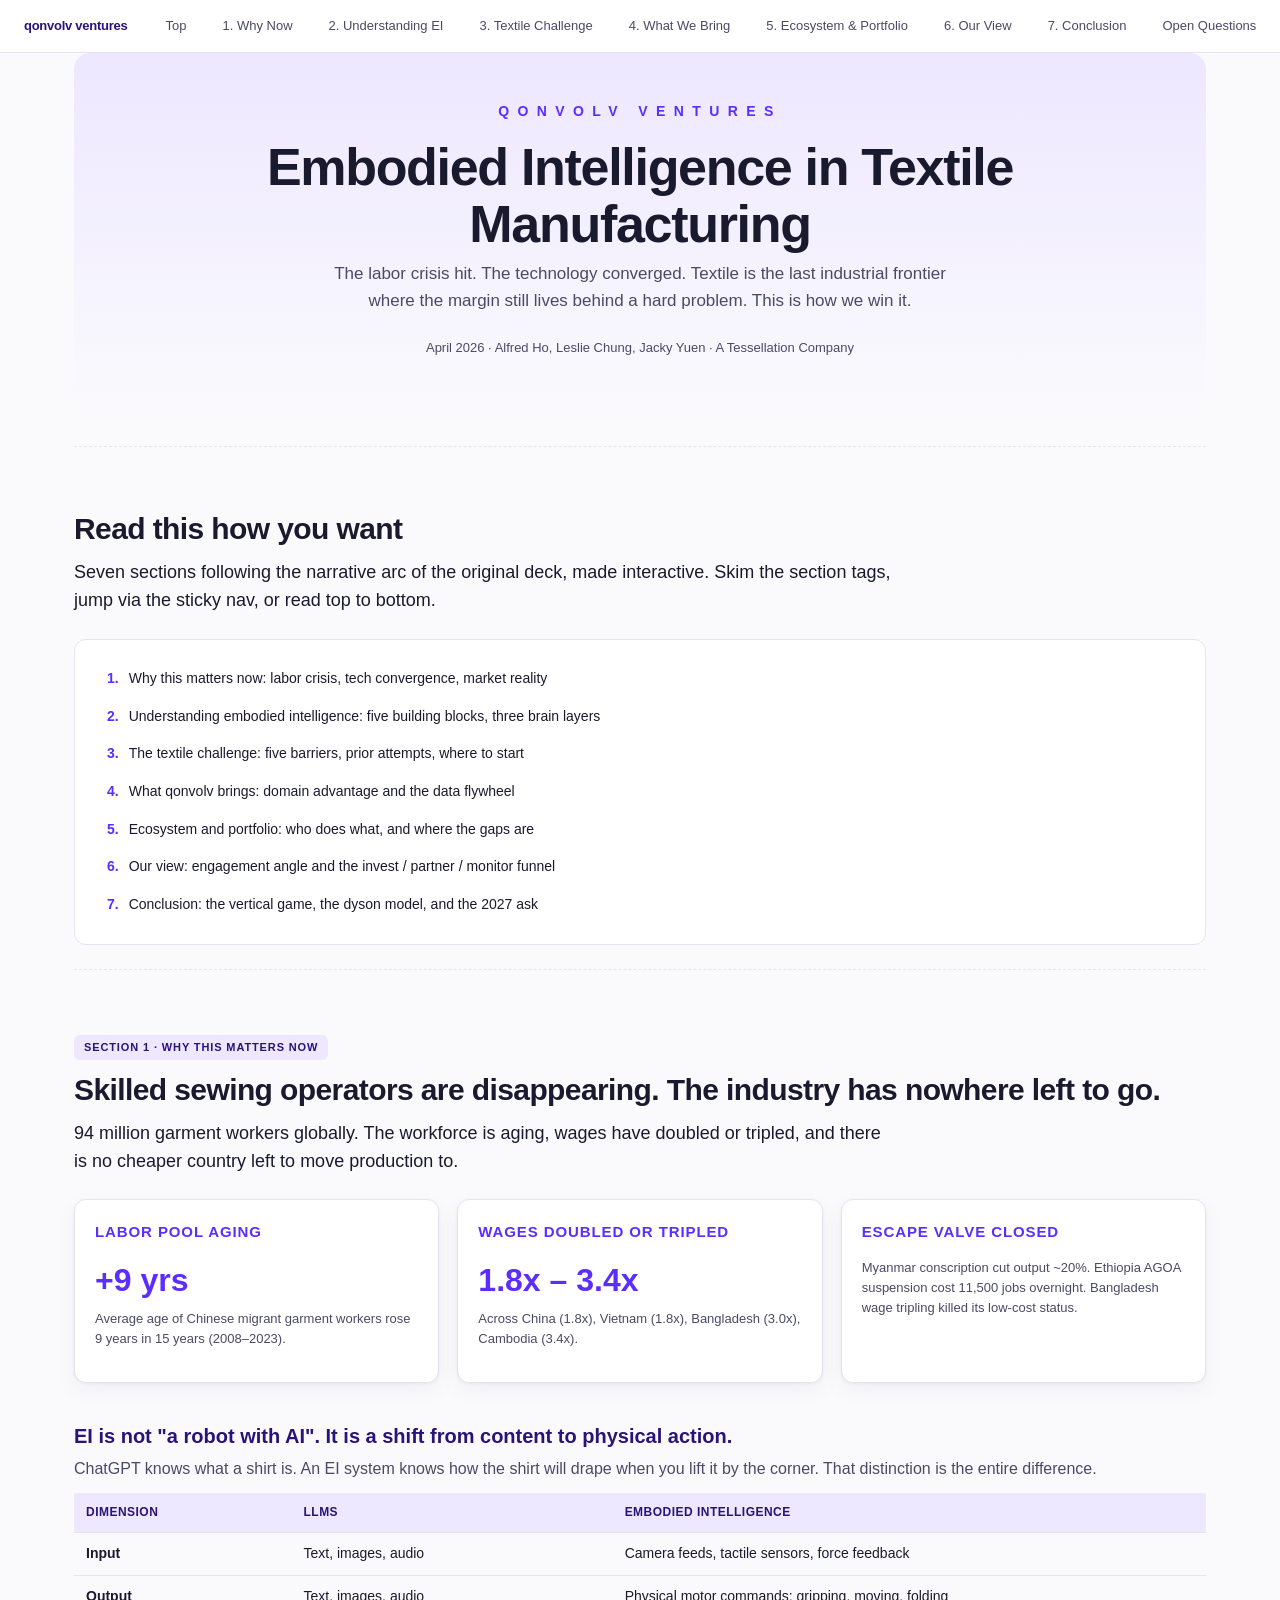
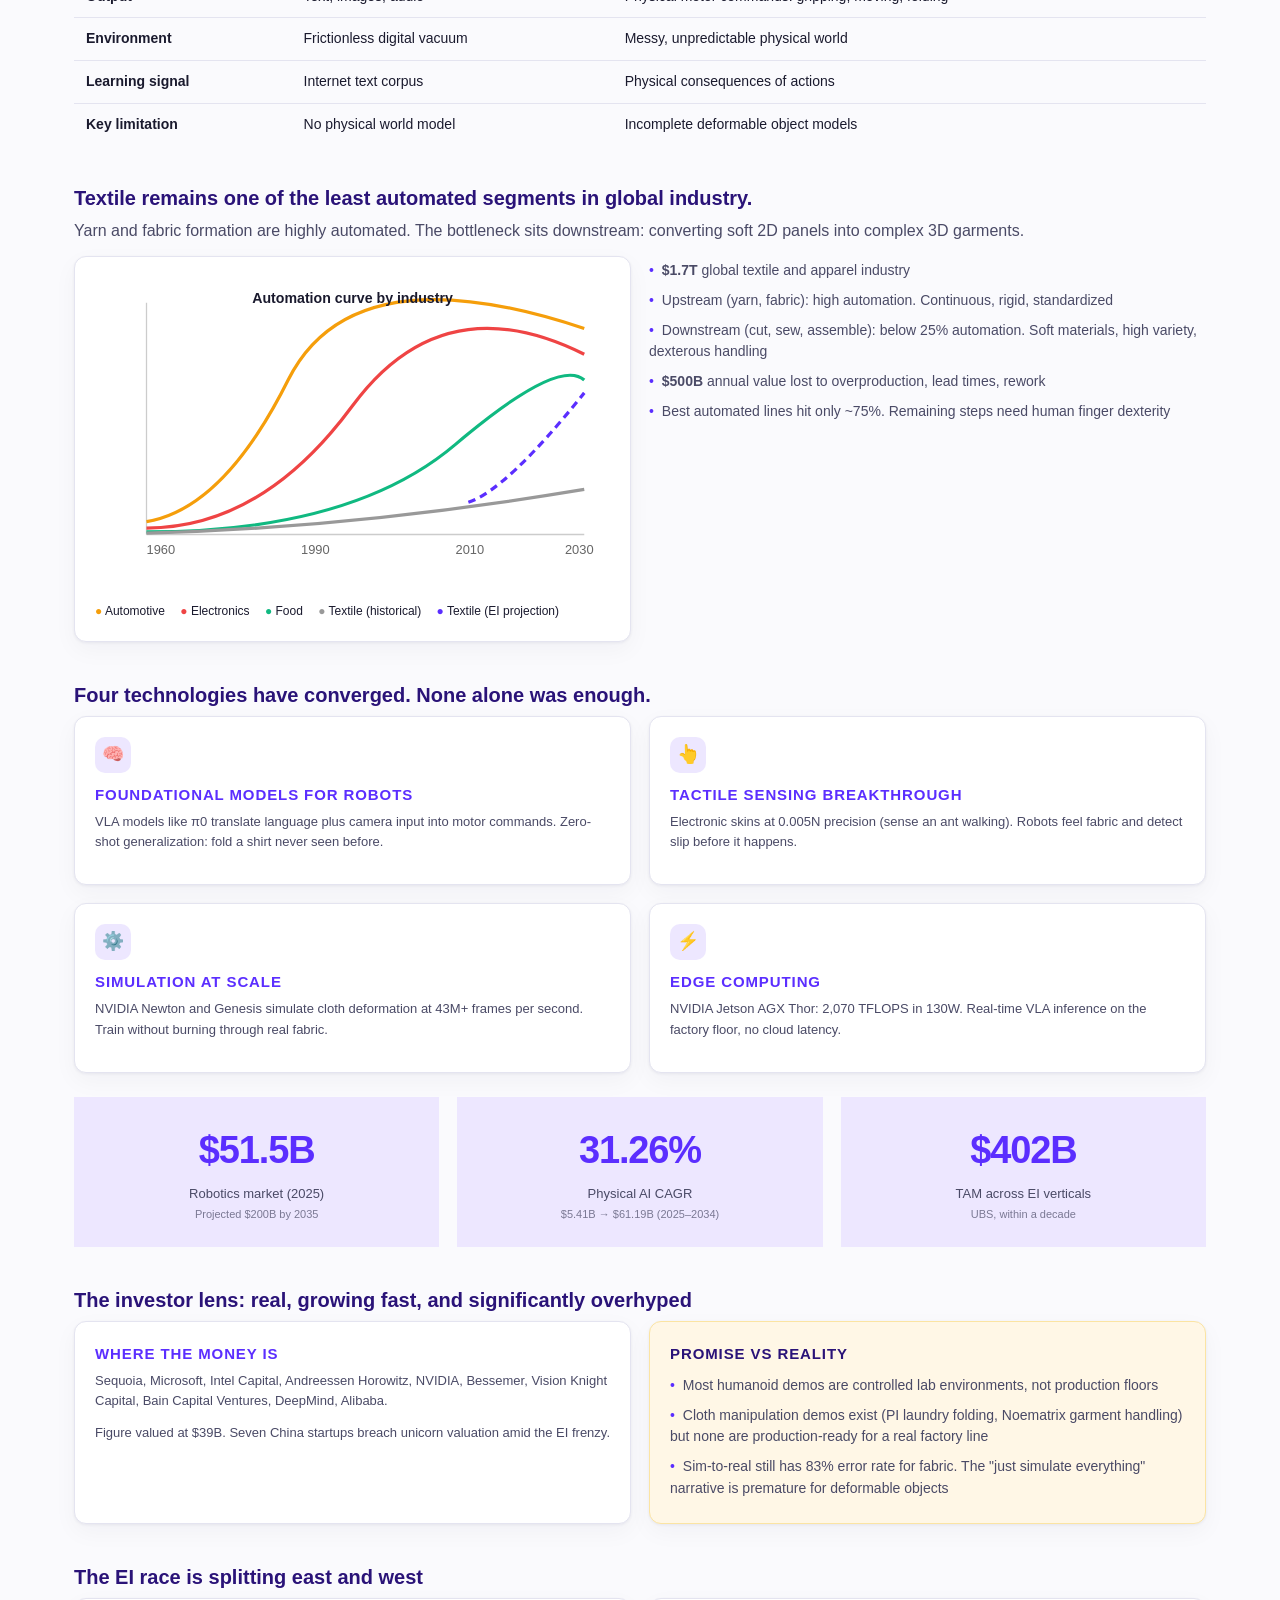
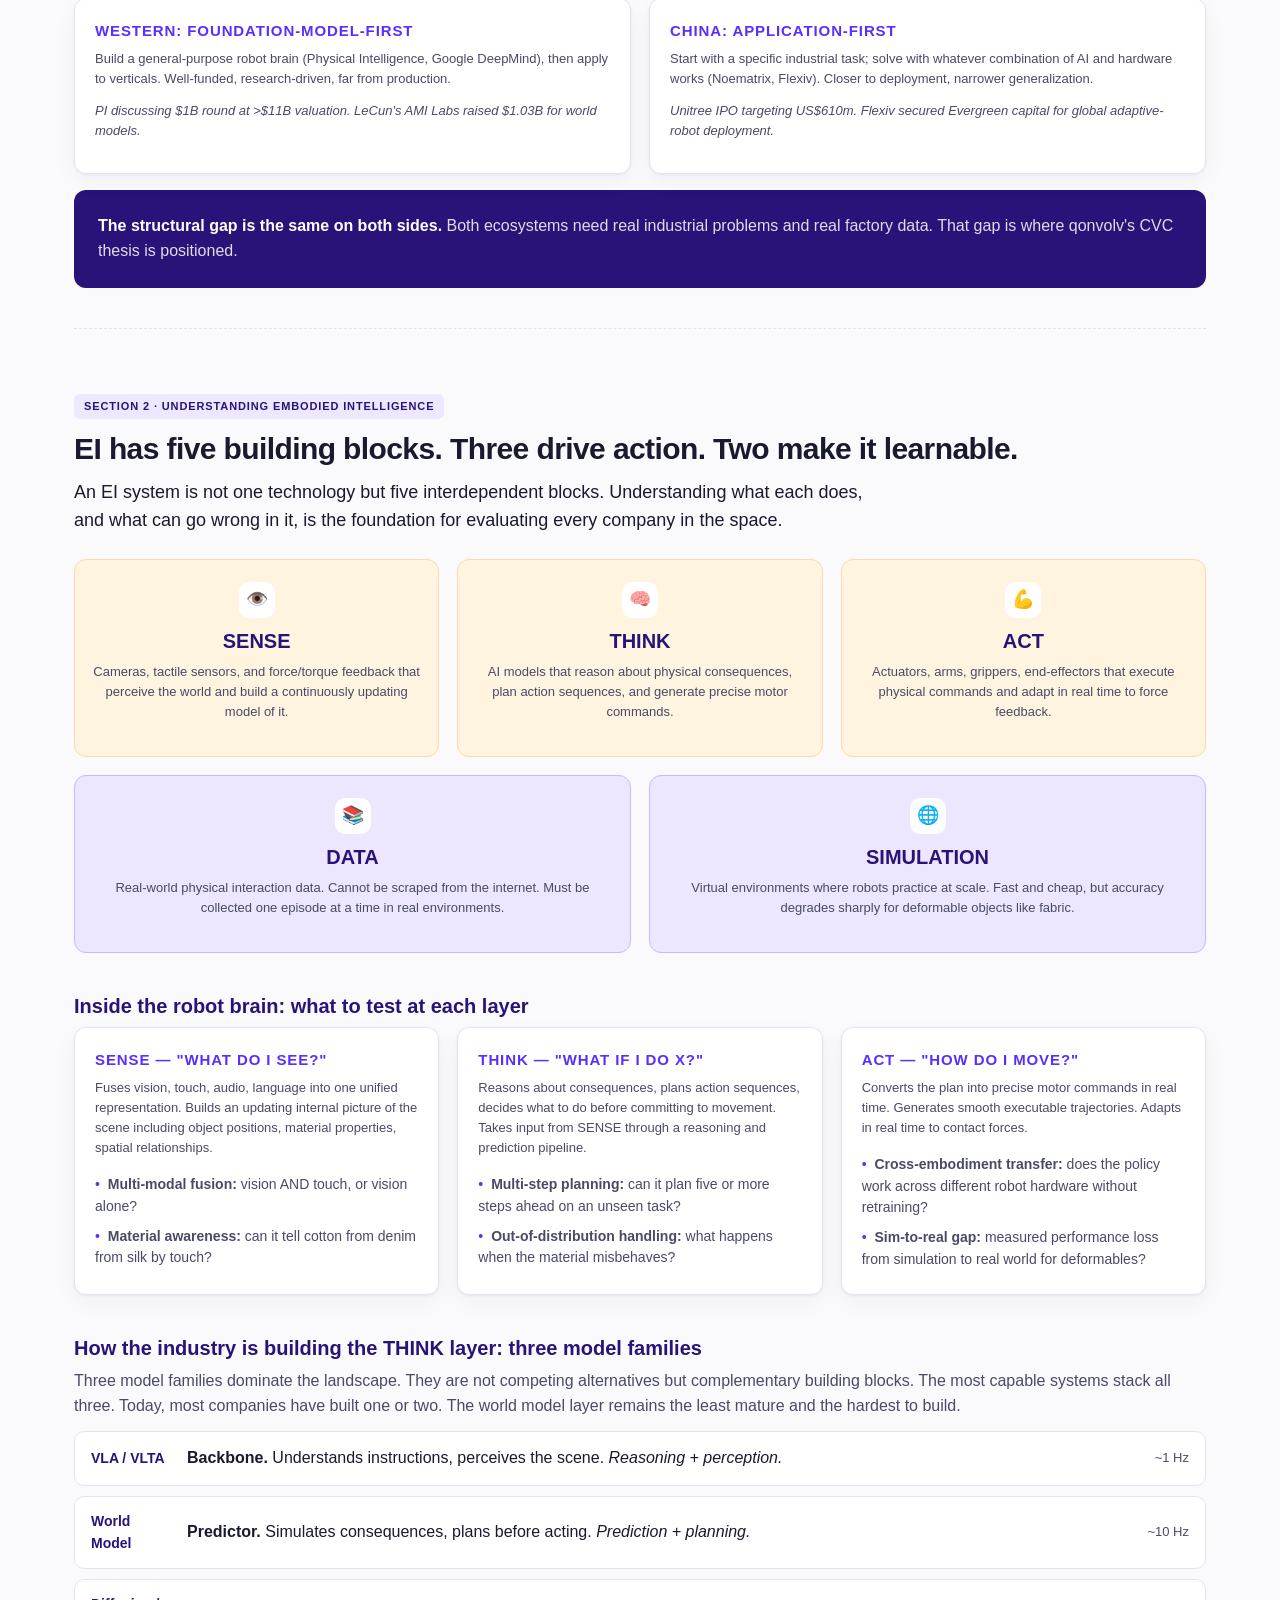
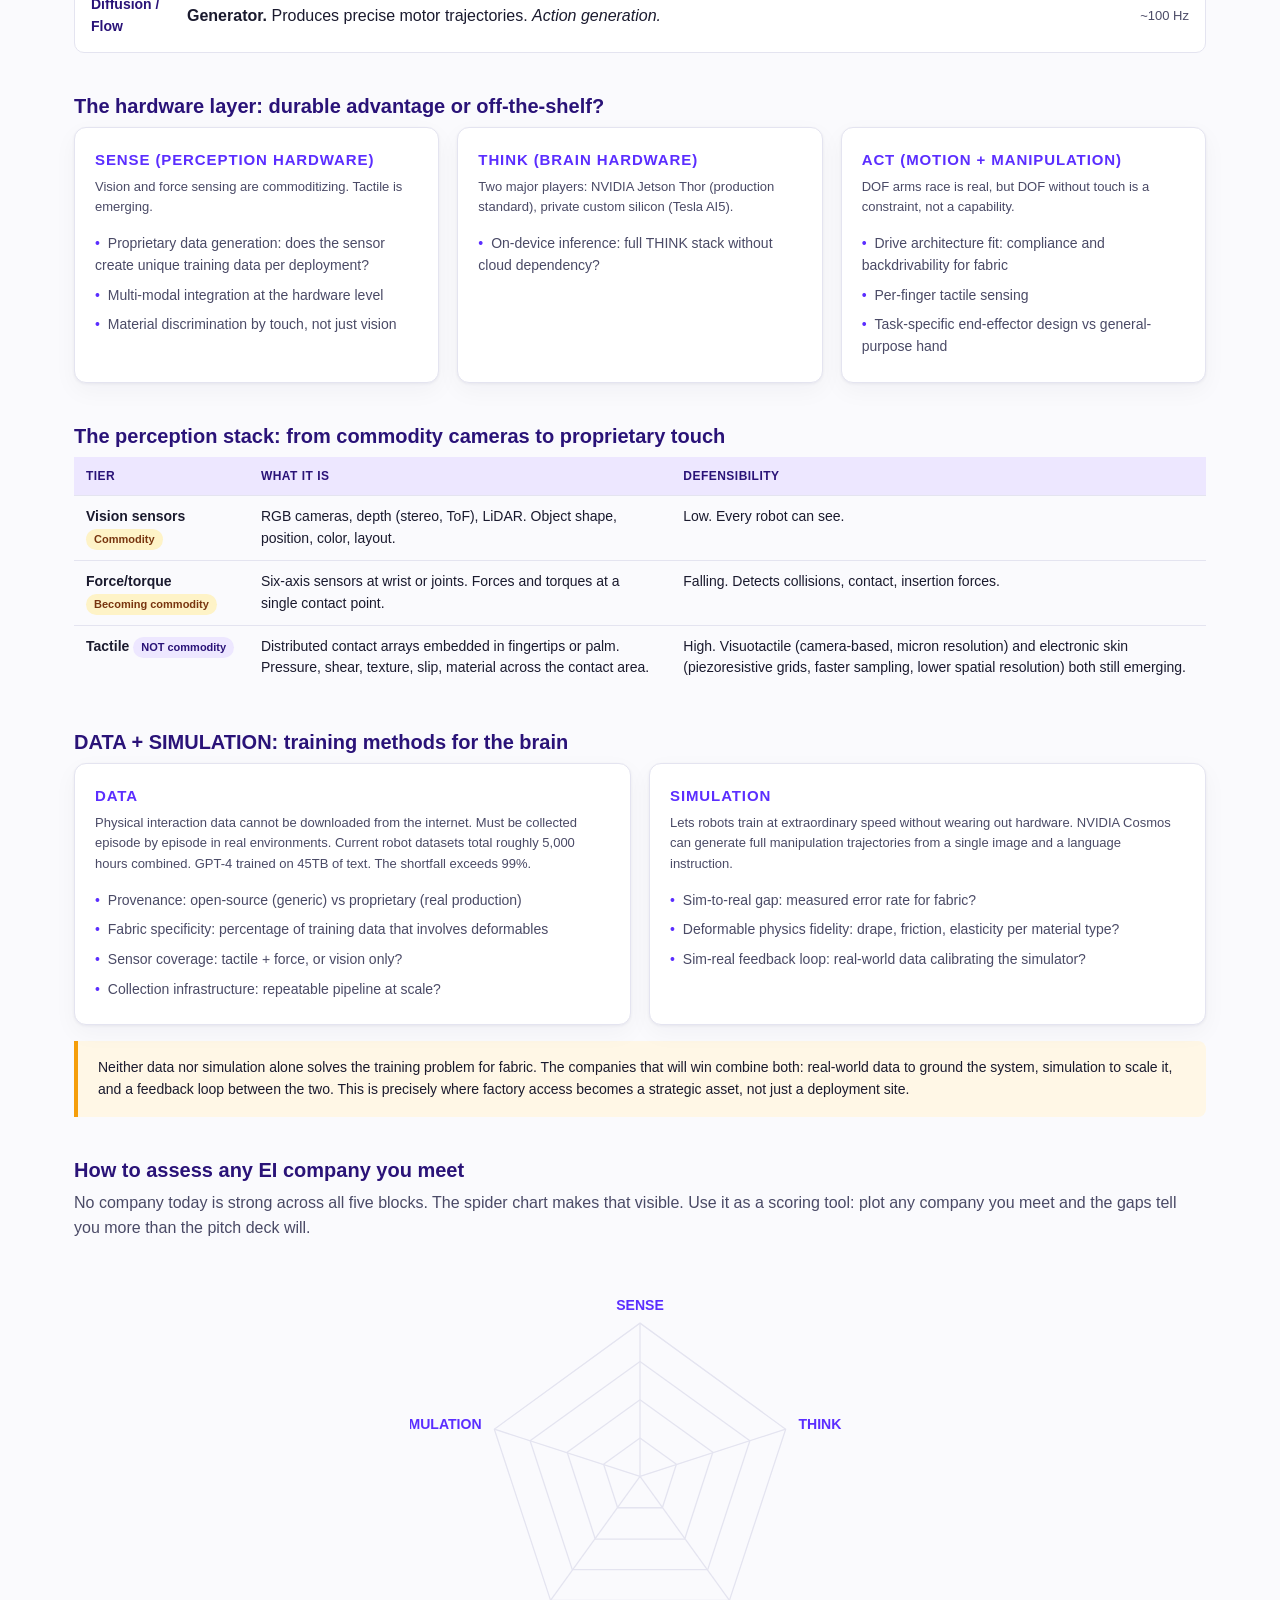
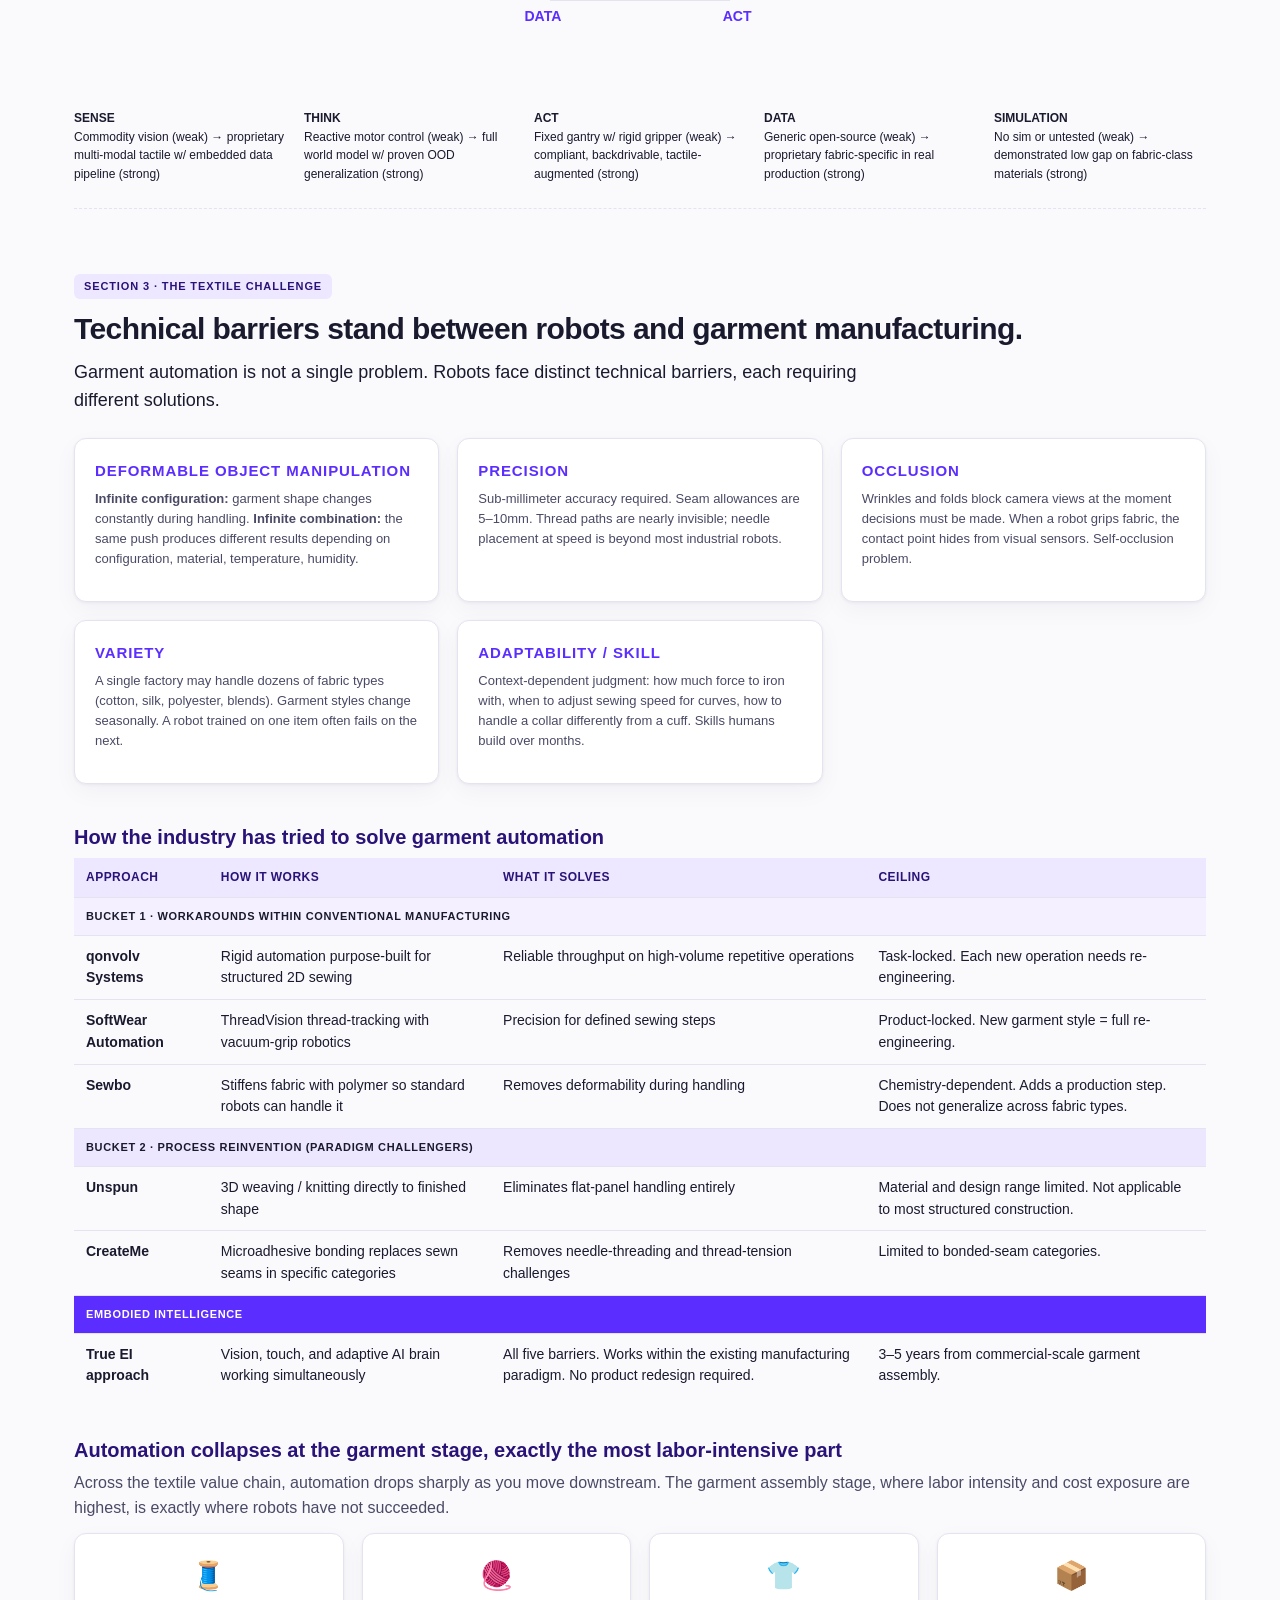
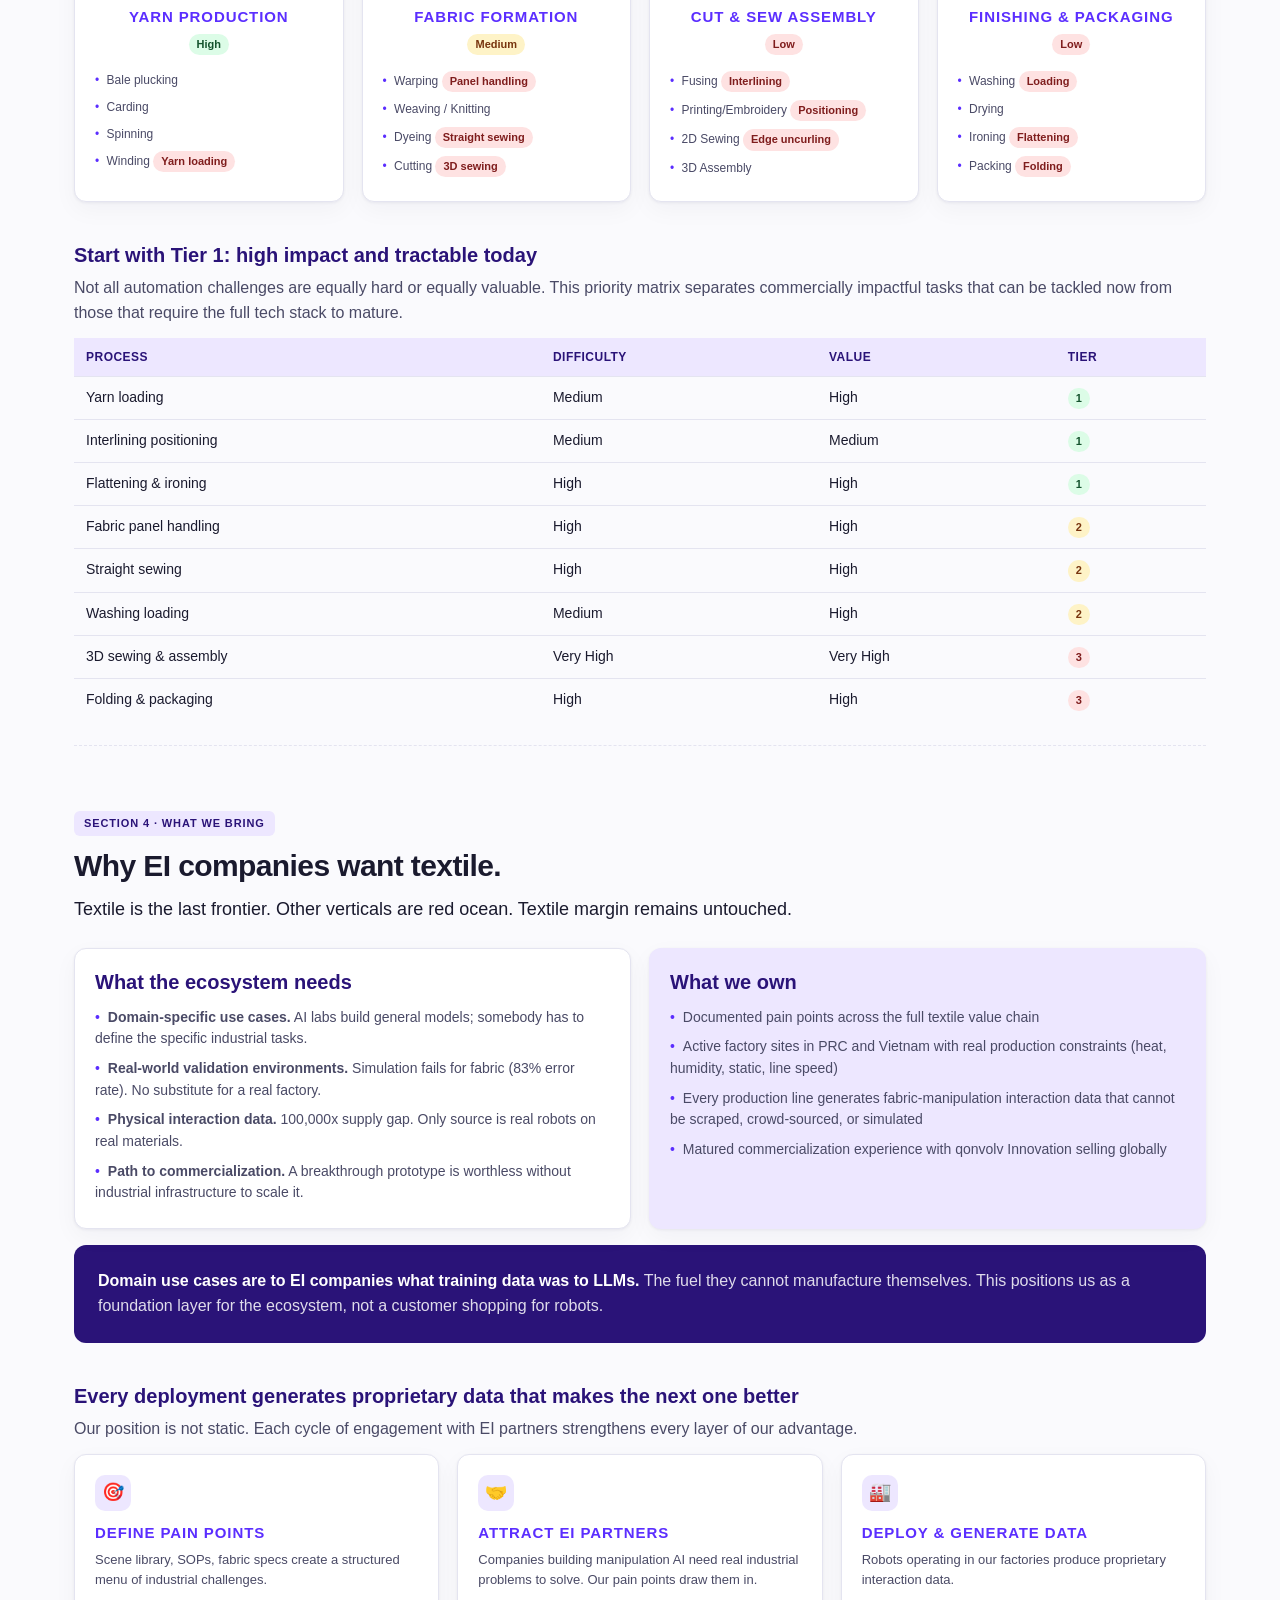
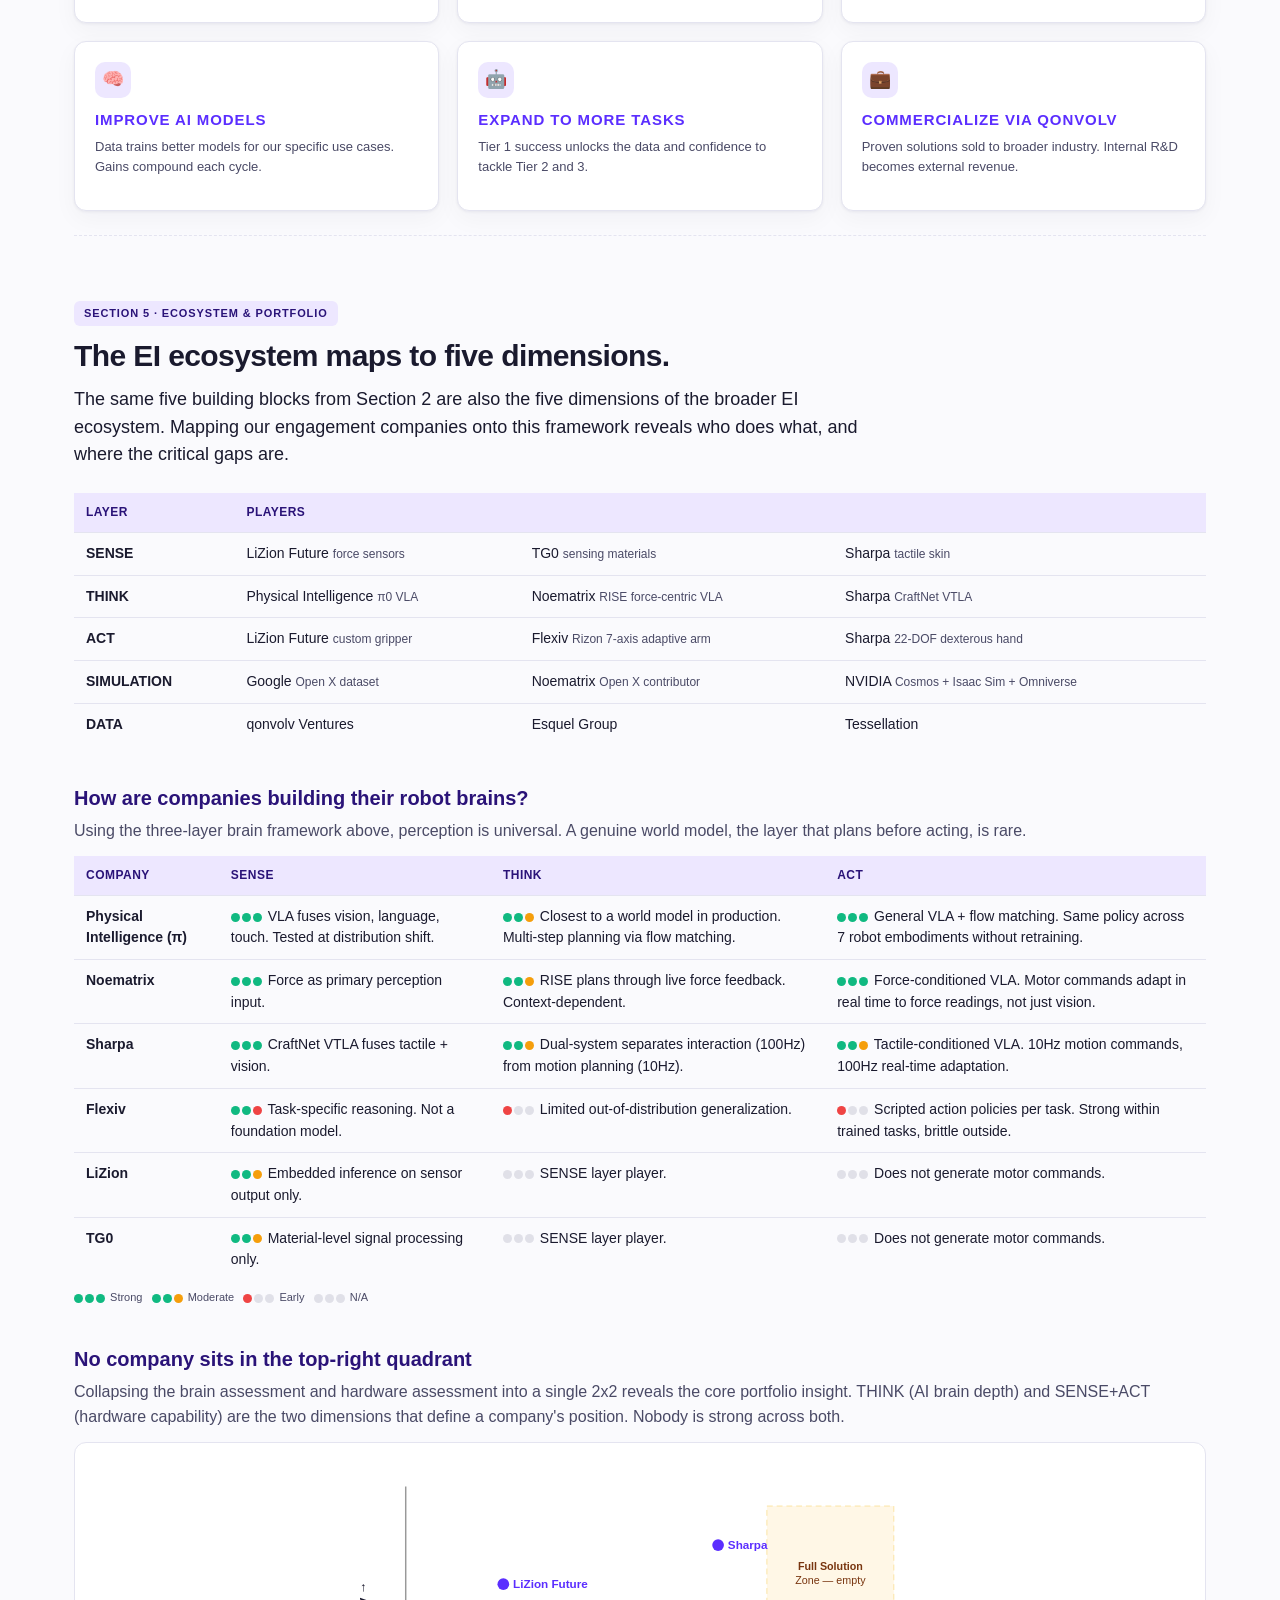
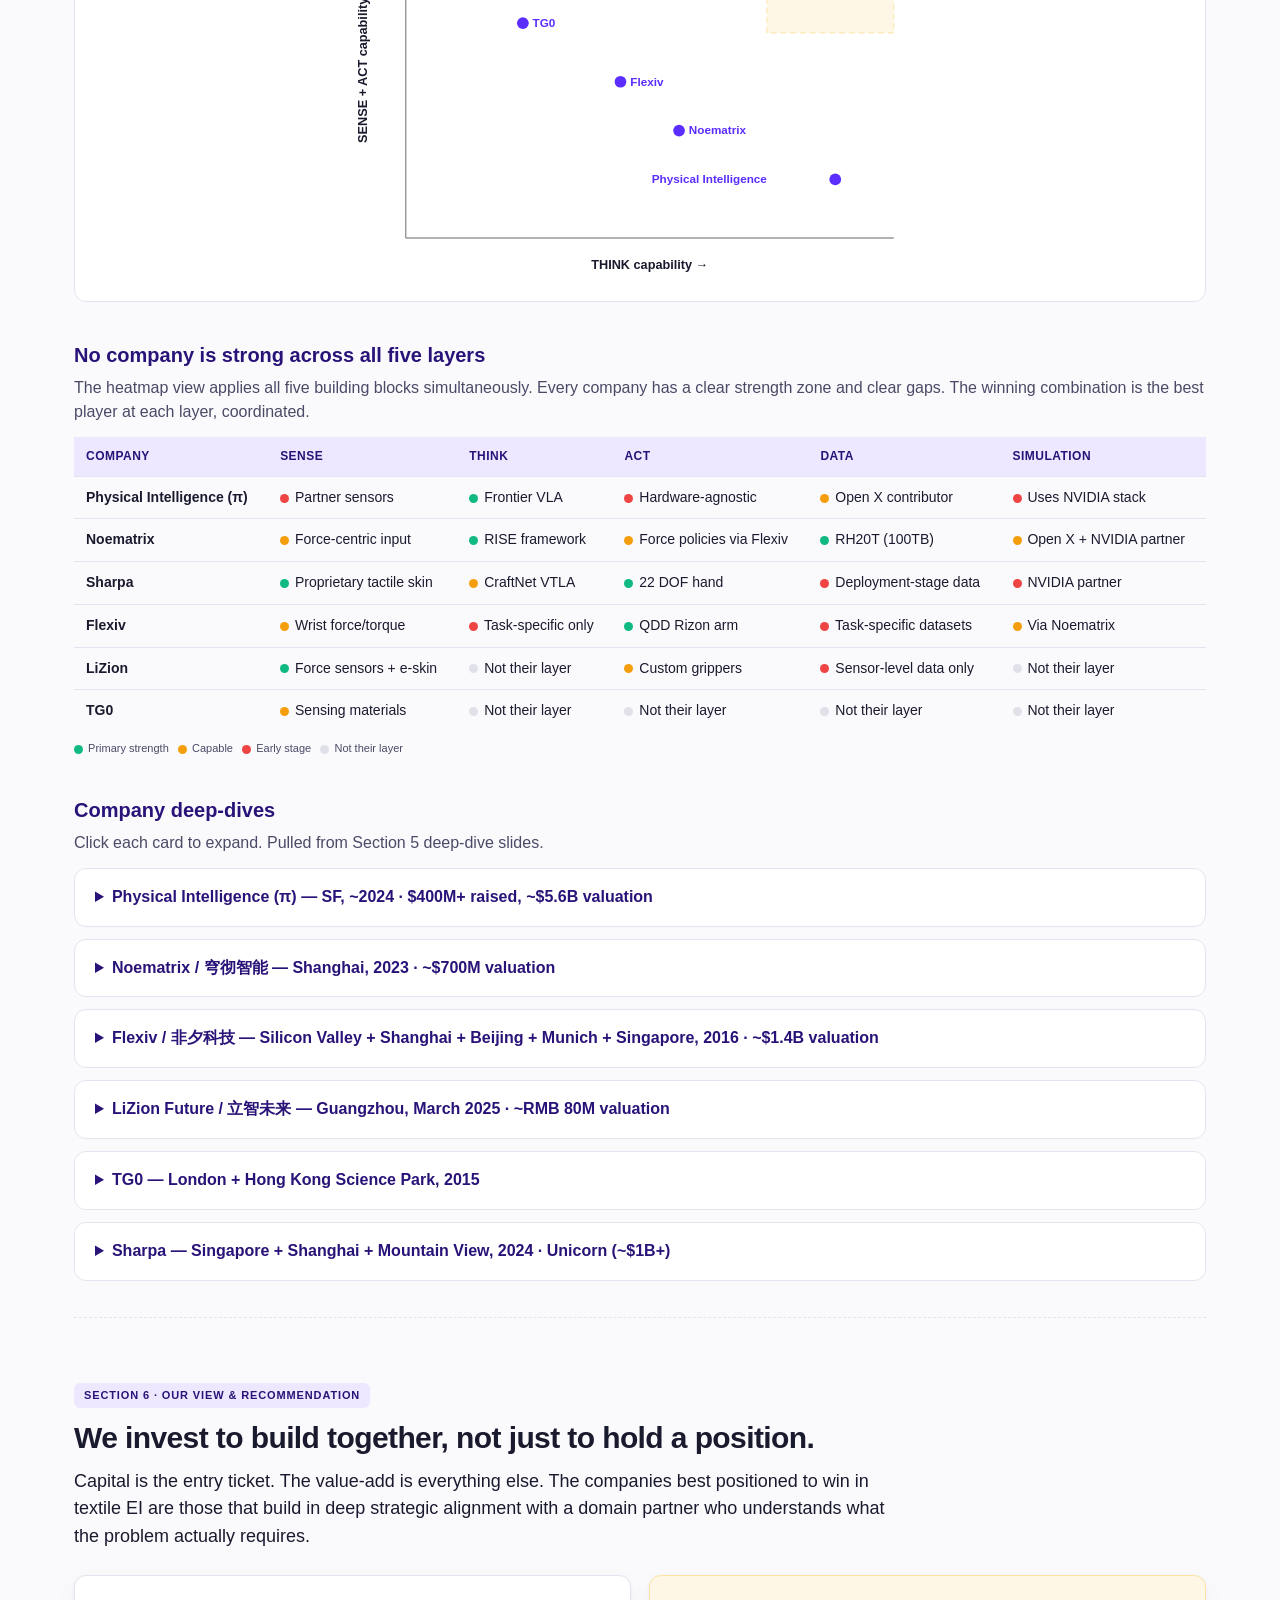
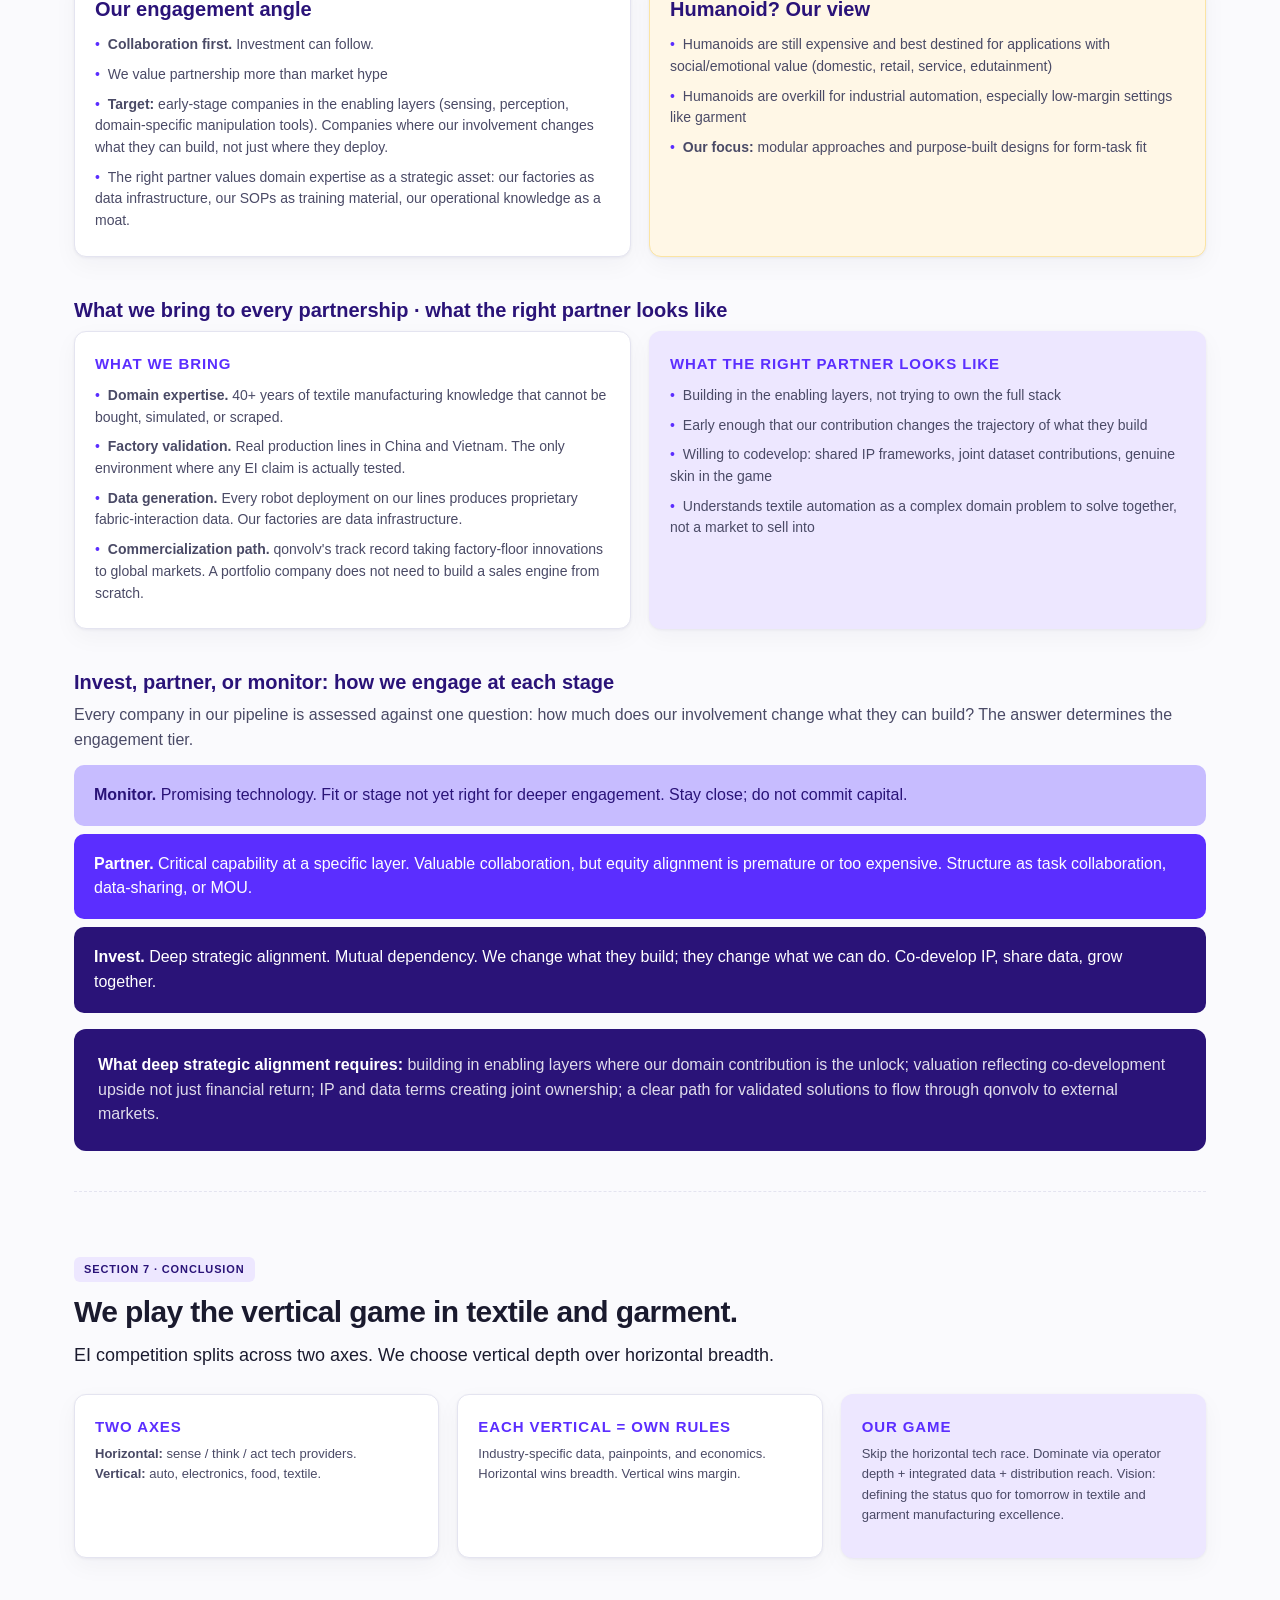
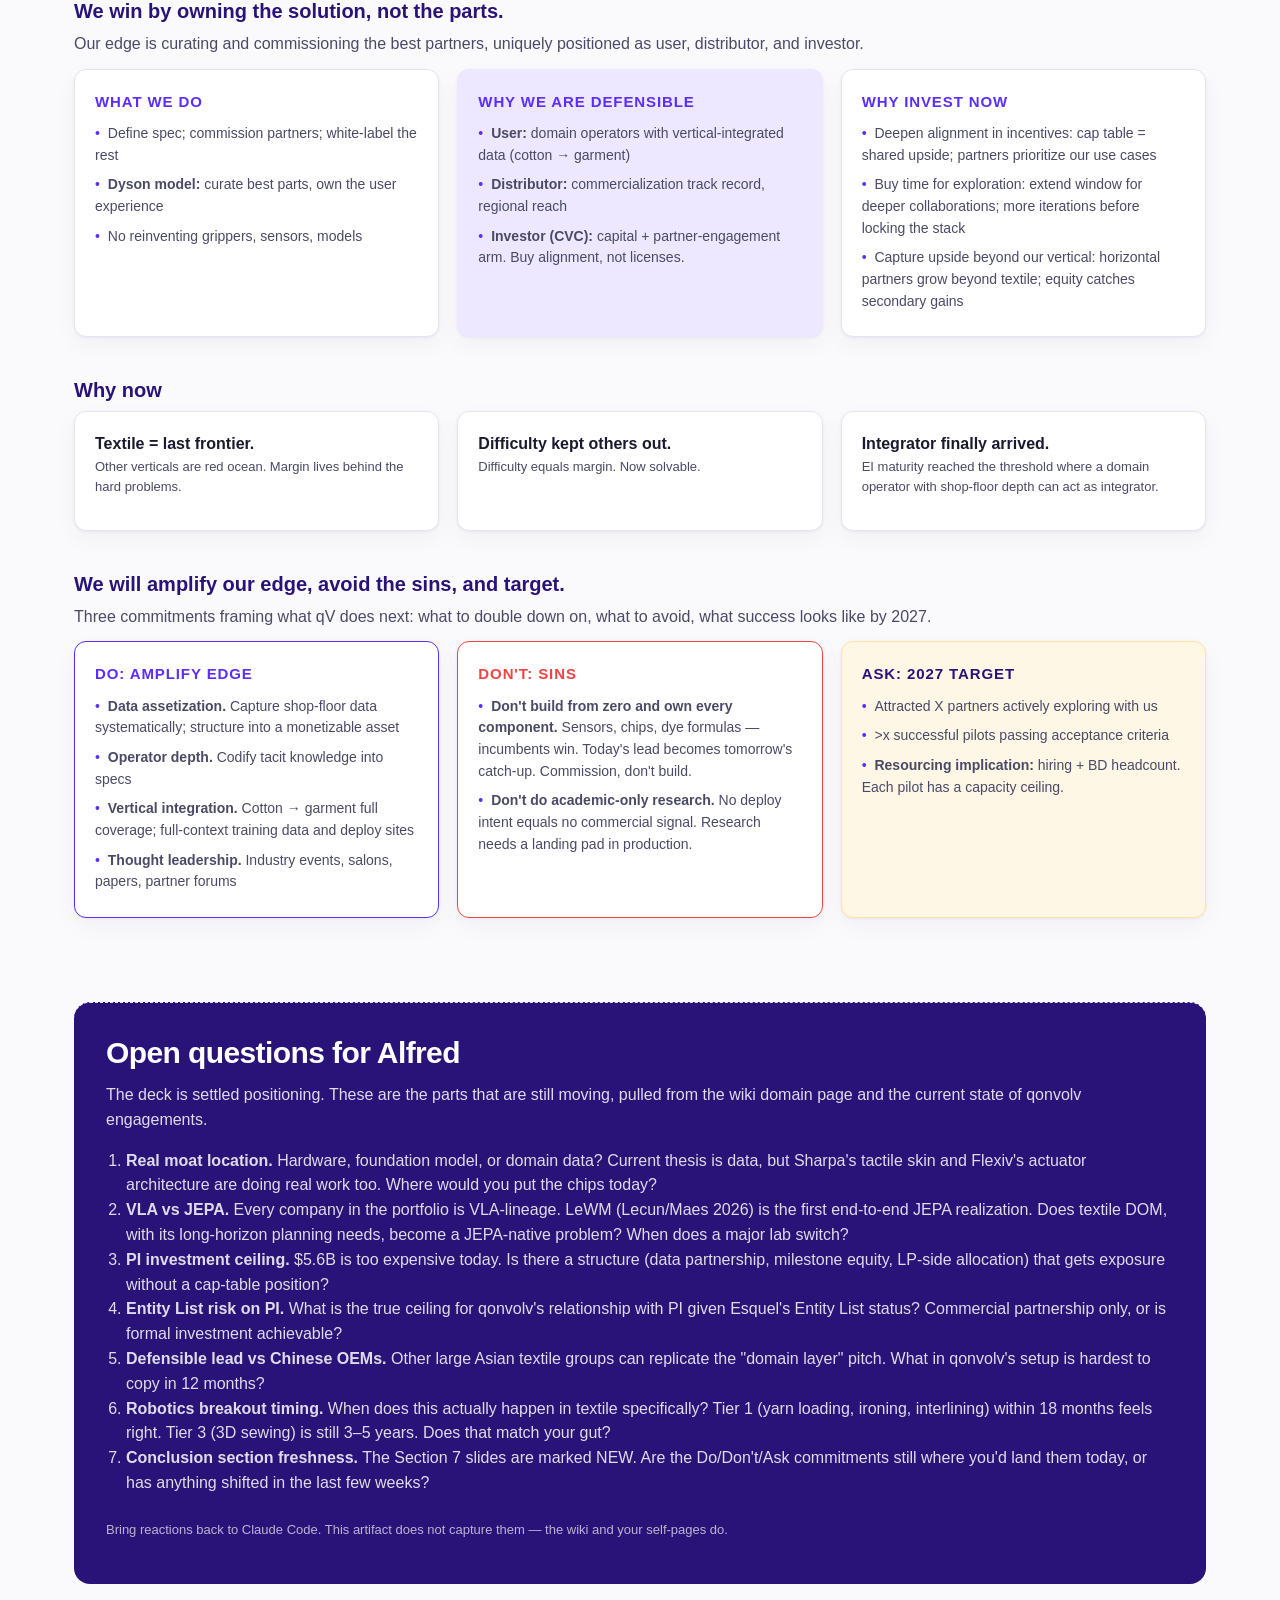
<file: sites/embodied-intelligence-thematic-study/index.html>
<!DOCTYPE html>
<html lang="en">
<head>
<meta charset="UTF-8">
<meta name="viewport" content="width=device-width, initial-scale=1.0">
<title>Embodied Intelligence in Textile Manufacturing — qonvolv Ventures</title>
<style>
  :root {
    --purple: #5B2EFF;
    --purple-soft: #EDE7FF;
    --purple-deep: #2A1378;
    --ink: #1A1A2E;
    --ink-soft: #4A4A66;
    --bg: #FAFAFD;
    --card: #FFFFFF;
    --border: #E4E4F0;
    --green: #10B981;
    --amber: #F59E0B;
    --red: #EF4444;
    --orange: #FB923C;
    --shadow: 0 1px 3px rgba(20,15,60,0.06), 0 8px 24px rgba(20,15,60,0.04);
  }
  * { box-sizing: border-box; }
  html { scroll-behavior: smooth; }
  body {
    margin: 0;
    font-family: -apple-system, BlinkMacSystemFont, "Inter", "Segoe UI", sans-serif;
    background: var(--bg);
    color: var(--ink);
    line-height: 1.55;
    font-size: 16px;
  }
  a { color: var(--purple); text-decoration: none; }
  a:hover { text-decoration: underline; }
  nav.sticky {
    position: sticky; top: 0; z-index: 100;
    background: rgba(255,255,255,0.92);
    backdrop-filter: blur(12px);
    border-bottom: 1px solid var(--border);
    padding: 12px 24px;
    display: flex; gap: 16px; align-items: center;
    overflow-x: auto;
    font-size: 13px;
  }
  nav.sticky .brand {
    font-weight: 700; color: var(--purple-deep);
    letter-spacing: -0.02em; margin-right: 12px; white-space: nowrap;
  }
  nav.sticky a {
    color: var(--ink-soft); white-space: nowrap;
    padding: 4px 10px; border-radius: 6px;
  }
  nav.sticky a:hover { background: var(--purple-soft); color: var(--purple-deep); text-decoration: none; }
  main { max-width: 1180px; margin: 0 auto; padding: 0 24px 80px; }
  section { padding: 64px 0 24px; border-top: 1px dashed var(--border); }
  section:first-of-type { border-top: none; padding-top: 48px; }
  .section-tag {
    display: inline-block; background: var(--purple-soft); color: var(--purple-deep);
    padding: 4px 10px; border-radius: 6px; font-size: 11px;
    font-weight: 600; letter-spacing: 0.08em; text-transform: uppercase;
    margin-bottom: 12px;
  }
  h1 { font-size: 44px; line-height: 1.1; margin: 0 0 16px; letter-spacing: -0.025em; }
  h2 { font-size: 30px; line-height: 1.2; margin: 0 0 12px; letter-spacing: -0.02em; }
  h3 { font-size: 20px; line-height: 1.3; margin: 0 0 8px; color: var(--purple-deep); }
  h4 { font-size: 15px; margin: 0 0 6px; color: var(--purple); text-transform: uppercase; letter-spacing: 0.06em; }
  p { margin: 0 0 12px; color: var(--ink-soft); }
  .lede { font-size: 18px; color: var(--ink); margin-bottom: 24px; max-width: 820px; }
  .grid { display: grid; gap: 18px; }
  .grid-2 { grid-template-columns: 1fr 1fr; }
  .grid-3 { grid-template-columns: repeat(3, 1fr); }
  .grid-4 { grid-template-columns: repeat(4, 1fr); }
  .grid-5 { grid-template-columns: repeat(5, 1fr); }
  @media (max-width: 880px) {
    .grid-2, .grid-3, .grid-4, .grid-5 { grid-template-columns: 1fr; }
    h1 { font-size: 32px; }
    h2 { font-size: 24px; }
  }
  .card {
    background: var(--card); border: 1px solid var(--border);
    border-radius: 12px; padding: 20px; box-shadow: var(--shadow);
  }
  .card-soft { background: var(--purple-soft); border-color: transparent; }
  .card-warm { background: #FFF7E6; border-color: #FBE4A3; }
  .stat { text-align: center; padding: 24px 16px; }
  .stat-num { font-size: 38px; font-weight: 700; color: var(--purple); letter-spacing: -0.03em; }
  .stat-label { font-size: 13px; color: var(--ink-soft); margin-top: 4px; }
  .stat-sub { font-size: 11px; color: var(--ink-soft); margin-top: 2px; opacity: 0.7; }
  table { width: 100%; border-collapse: collapse; font-size: 14px; }
  th { text-align: left; padding: 10px 12px; background: var(--purple-soft); color: var(--purple-deep); font-weight: 600; font-size: 12px; text-transform: uppercase; letter-spacing: 0.04em; }
  td { padding: 10px 12px; border-top: 1px solid var(--border); vertical-align: top; }
  tr:hover td { background: #FAFAFD; }
  .pill { display: inline-block; padding: 2px 8px; border-radius: 99px; font-size: 11px; font-weight: 600; }
  .pill-green { background: #DCFCE7; color: #14532D; }
  .pill-amber { background: #FEF3C7; color: #78350F; }
  .pill-red   { background: #FEE2E2; color: #7F1D1D; }
  .pill-purple { background: var(--purple-soft); color: var(--purple-deep); }
  .dot { display: inline-block; width: 9px; height: 9px; border-radius: 50%; margin-right: 2px; vertical-align: middle; }
  .dot-on { background: var(--green); }
  .dot-mid { background: var(--amber); }
  .dot-low { background: var(--red); }
  .dot-off { background: #E0E0E8; }
  .ico { width: 36px; height: 36px; border-radius: 10px; background: var(--purple-soft); color: var(--purple); display: inline-flex; align-items: center; justify-content: center; font-size: 18px; margin-bottom: 10px; }
  blockquote { margin: 0; padding: 16px 20px; background: #FFF7E6; border-left: 4px solid var(--amber); border-radius: 0 8px 8px 0; font-size: 14px; color: var(--ink); }
  .footnote { font-size: 11px; color: var(--ink-soft); }
  .toc-card { background: var(--card); border: 1px solid var(--border); border-radius: 12px; padding: 20px; }
  .toc-card a { display: block; padding: 8px 12px; border-radius: 8px; color: var(--ink); font-size: 14px; }
  .toc-card a:hover { background: var(--purple-soft); color: var(--purple-deep); text-decoration: none; }
  .toc-card a span { color: var(--purple); font-weight: 600; margin-right: 10px; font-variant-numeric: tabular-nums; }
  .hero {
    text-align: center; padding: 80px 24px 48px;
    background: linear-gradient(180deg, var(--purple-soft) 0%, transparent 100%);
    border-radius: 16px; margin-bottom: 40px;
  }
  .hero .brand { font-size: 14px; letter-spacing: 0.6em; color: var(--purple); font-weight: 600; }
  .hero h1 { font-size: 52px; margin: 16px 0 8px; }
  .hero p { font-size: 17px; max-width: 640px; margin: 0 auto; }
  .hero .meta { font-size: 13px; color: var(--ink-soft); margin-top: 24px; }
  .key-callout { background: var(--purple-deep); color: white; padding: 24px; border-radius: 12px; margin: 16px 0; }
  .key-callout p { color: rgba(255,255,255,0.85); margin: 0; }
  .key-callout strong { color: white; }
  .arrow-row { display: grid; grid-template-columns: 1fr 40px 1fr; gap: 12px; align-items: center; margin-bottom: 12px; }
  .arrow-row .arrow { color: var(--purple); text-align: center; font-size: 20px; }
  .building-block {
    text-align: center; padding: 22px 16px; border-radius: 12px;
    background: var(--card); border: 1px solid var(--border);
  }
  .bb-active { background: #FFF4E0; border-color: #FCD9A6; }
  .bb-enabling { background: #ECE6FF; border-color: #C8B8FF; }
  .layer-row { display: grid; grid-template-columns: 80px 1fr 200px; gap: 16px; align-items: center; padding: 14px 16px; border: 1px solid var(--border); border-radius: 10px; margin-bottom: 10px; background: var(--card); }
  .layer-row .label { font-weight: 700; color: var(--purple-deep); font-size: 14px; }
  .layer-row .freq { text-align: right; font-size: 13px; color: var(--ink-soft); }
  .quad-grid { position: relative; height: 460px; background: var(--card); border: 1px solid var(--border); border-radius: 12px; padding: 24px; }
  .funnel-step { padding: 18px 20px; border-radius: 10px; margin-bottom: 8px; color: white; }
  .funnel-1 { background: #C7BCFF; color: var(--purple-deep); }
  .funnel-2 { background: var(--purple); }
  .funnel-3 { background: var(--purple-deep); }
  details { background: var(--card); border: 1px solid var(--border); border-radius: 12px; padding: 16px 20px; margin-bottom: 12px; }
  details summary { cursor: pointer; font-weight: 600; color: var(--purple-deep); font-size: 16px; }
  details[open] summary { margin-bottom: 12px; }
  details .body-grid { display: grid; grid-template-columns: 1fr 1fr; gap: 18px; }
  @media (max-width: 720px) { details .body-grid { grid-template-columns: 1fr; } }
  .mini-list { list-style: none; padding: 0; margin: 0; font-size: 14px; }
  .mini-list li { padding: 4px 0; color: var(--ink-soft); }
  .mini-list li::before { content: "• "; color: var(--purple); margin-right: 4px; }
  .reflect {
    margin-top: 60px; padding: 32px; background: var(--purple-deep); color: white; border-radius: 16px;
  }
  .reflect h2 { color: white; }
  .reflect p, .reflect li { color: rgba(255,255,255,0.85); }
  .reflect ol { padding-left: 20px; }
  footer { margin-top: 80px; padding: 32px 24px; text-align: center; font-size: 12px; color: var(--ink-soft); border-top: 1px solid var(--border); }
</style>
</head>
<body>

<nav class="sticky">
  <span class="brand">qonvolv ventures</span>
  <a href="#hero">Top</a>
  <a href="#s1">1. Why Now</a>
  <a href="#s2">2. Understanding EI</a>
  <a href="#s3">3. Textile Challenge</a>
  <a href="#s4">4. What We Bring</a>
  <a href="#s5">5. Ecosystem & Portfolio</a>
  <a href="#s6">6. Our View</a>
  <a href="#s7">7. Conclusion</a>
  <a href="#reflect">Open Questions</a>
</nav>

<main>

<section id="hero" class="hero">
  <div class="brand">QONVOLV VENTURES</div>
  <h1>Embodied Intelligence in Textile Manufacturing</h1>
  <p>The labor crisis hit. The technology converged. Textile is the last industrial frontier where the margin still lives behind a hard problem. This is how we win it.</p>
  <div class="meta">April 2026 · Alfred Ho, Leslie Chung, Jacky Yuen · A Tessellation Company</div>
</section>

<section>
  <h2>Read this how you want</h2>
  <p class="lede">Seven sections following the narrative arc of the original deck, made interactive. Skim the section tags, jump via the sticky nav, or read top to bottom.</p>
  <div class="toc-card">
    <a href="#s1"><span>1.</span>Why this matters now: labor crisis, tech convergence, market reality</a>
    <a href="#s2"><span>2.</span>Understanding embodied intelligence: five building blocks, three brain layers</a>
    <a href="#s3"><span>3.</span>The textile challenge: five barriers, prior attempts, where to start</a>
    <a href="#s4"><span>4.</span>What qonvolv brings: domain advantage and the data flywheel</a>
    <a href="#s5"><span>5.</span>Ecosystem and portfolio: who does what, and where the gaps are</a>
    <a href="#s6"><span>6.</span>Our view: engagement angle and the invest / partner / monitor funnel</a>
    <a href="#s7"><span>7.</span>Conclusion: the vertical game, the dyson model, and the 2027 ask</a>
  </div>
</section>

<!-- ==================== SECTION 1 ==================== -->
<section id="s1">
  <span class="section-tag">Section 1 · Why This Matters Now</span>
  <h2>Skilled sewing operators are disappearing. The industry has nowhere left to go.</h2>
  <p class="lede">94 million garment workers globally. The workforce is aging, wages have doubled or tripled, and there is no cheaper country left to move production to.</p>

  <div class="grid grid-3">
    <div class="card">
      <h4>Labor pool aging</h4>
      <p style="font-size: 32px; font-weight: 700; color: var(--purple); margin: 12px 0 4px;">+9 yrs</p>
      <p style="font-size: 13px;">Average age of Chinese migrant garment workers rose 9 years in 15 years (2008–2023).</p>
    </div>
    <div class="card">
      <h4>Wages doubled or tripled</h4>
      <p style="font-size: 32px; font-weight: 700; color: var(--purple); margin: 12px 0 4px;">1.8x – 3.4x</p>
      <p style="font-size: 13px;">Across China (1.8x), Vietnam (1.8x), Bangladesh (3.0x), Cambodia (3.4x).</p>
    </div>
    <div class="card">
      <h4>Escape valve closed</h4>
      <p style="font-size: 13px; margin-top: 14px;">Myanmar conscription cut output ~20%. Ethiopia AGOA suspension cost 11,500 jobs overnight. Bangladesh wage tripling killed its low-cost status.</p>
    </div>
  </div>

  <h3 style="margin-top: 40px;">EI is not "a robot with AI". It is a shift from content to physical action.</h3>
  <p>ChatGPT knows what a shirt is. An EI system knows how the shirt will drape when you lift it by the corner. That distinction is the entire difference.</p>
  <table>
    <thead><tr><th>Dimension</th><th>LLMs</th><th>Embodied Intelligence</th></tr></thead>
    <tbody>
      <tr><td><strong>Input</strong></td><td>Text, images, audio</td><td>Camera feeds, tactile sensors, force feedback</td></tr>
      <tr><td><strong>Output</strong></td><td>Text, images, audio</td><td>Physical motor commands: gripping, moving, folding</td></tr>
      <tr><td><strong>Environment</strong></td><td>Frictionless digital vacuum</td><td>Messy, unpredictable physical world</td></tr>
      <tr><td><strong>Learning signal</strong></td><td>Internet text corpus</td><td>Physical consequences of actions</td></tr>
      <tr><td><strong>Key limitation</strong></td><td>No physical world model</td><td>Incomplete deformable object models</td></tr>
    </tbody>
  </table>

  <h3 style="margin-top: 40px;">Textile remains one of the least automated segments in global industry.</h3>
  <p>Yarn and fabric formation are highly automated. The bottleneck sits downstream: converting soft 2D panels into complex 3D garments.</p>
  <div class="grid grid-2">
    <div class="card">
      <svg viewBox="0 0 400 240" xmlns="http://www.w3.org/2000/svg" style="width: 100%; height: auto;">
        <defs>
          <marker id="dot" viewBox="0 0 6 6" refX="3" refY="3" markerWidth="6" markerHeight="6"><circle cx="3" cy="3" r="3" fill="currentColor"/></marker>
        </defs>
        <line x1="40" y1="200" x2="380" y2="200" stroke="#CCC" stroke-width="1"/>
        <line x1="40" y1="20" x2="40" y2="200" stroke="#CCC" stroke-width="1"/>
        <!-- Automotive curve -->
        <path d="M 40 190 Q 100 180 150 80 T 380 40" fill="none" stroke="#F59E0B" stroke-width="2.5"/>
        <!-- Electronics -->
        <path d="M 40 195 Q 130 195 200 100 T 380 60" fill="none" stroke="#EF4444" stroke-width="2.5"/>
        <!-- Food -->
        <path d="M 40 198 Q 200 198 280 130 T 380 80" fill="none" stroke="#10B981" stroke-width="2.5"/>
        <!-- Textiles historical -->
        <path d="M 40 199 Q 200 195 380 165" fill="none" stroke="#999" stroke-width="2.5"/>
        <!-- Textiles EI projection -->
        <path d="M 290 175 Q 320 165 380 90" fill="none" stroke="#5B2EFF" stroke-width="2.5" stroke-dasharray="6 4"/>
        <text x="40" y="215" font-size="10" fill="#666">1960</text>
        <text x="160" y="215" font-size="10" fill="#666">1990</text>
        <text x="280" y="215" font-size="10" fill="#666">2010</text>
        <text x="365" y="215" font-size="10" fill="#666">2030</text>
        <text x="200" y="20" font-size="11" font-weight="600" fill="#1A1A2E" text-anchor="middle">Automation curve by industry</text>
      </svg>
      <div style="font-size: 12px; margin-top: 8px;">
        <span style="color: #F59E0B;">●</span> Automotive
        <span style="color: #EF4444; margin-left: 12px;">●</span> Electronics
        <span style="color: #10B981; margin-left: 12px;">●</span> Food
        <span style="color: #999; margin-left: 12px;">●</span> Textile (historical)
        <span style="color: #5B2EFF; margin-left: 12px;">●</span> Textile (EI projection)
      </div>
    </div>
    <div>
      <ul class="mini-list">
        <li><strong>$1.7T</strong> global textile and apparel industry</li>
        <li>Upstream (yarn, fabric): high automation. Continuous, rigid, standardized</li>
        <li>Downstream (cut, sew, assemble): below 25% automation. Soft materials, high variety, dexterous handling</li>
        <li><strong>$500B</strong> annual value lost to overproduction, lead times, rework</li>
        <li>Best automated lines hit only ~75%. Remaining steps need human finger dexterity</li>
      </ul>
    </div>
  </div>

  <h3 style="margin-top: 40px;">Four technologies have converged. None alone was enough.</h3>
  <div class="grid grid-2">
    <div class="card"><div class="ico">🧠</div><h4>Foundational models for robots</h4><p style="font-size: 13px;">VLA models like π0 translate language plus camera input into motor commands. Zero-shot generalization: fold a shirt never seen before.</p></div>
    <div class="card"><div class="ico">👆</div><h4>Tactile sensing breakthrough</h4><p style="font-size: 13px;">Electronic skins at 0.005N precision (sense an ant walking). Robots feel fabric and detect slip before it happens.</p></div>
    <div class="card"><div class="ico">⚙️</div><h4>Simulation at scale</h4><p style="font-size: 13px;">NVIDIA Newton and Genesis simulate cloth deformation at 43M+ frames per second. Train without burning through real fabric.</p></div>
    <div class="card"><div class="ico">⚡</div><h4>Edge computing</h4><p style="font-size: 13px;">NVIDIA Jetson AGX Thor: 2,070 TFLOPS in 130W. Real-time VLA inference on the factory floor, no cloud latency.</p></div>
  </div>

  <div class="grid grid-3" style="margin-top: 24px;">
    <div class="stat card-soft"><div class="stat-num">$51.5B</div><div class="stat-label">Robotics market (2025)</div><div class="stat-sub">Projected $200B by 2035</div></div>
    <div class="stat card-soft"><div class="stat-num">31.26%</div><div class="stat-label">Physical AI CAGR</div><div class="stat-sub">$5.41B → $61.19B (2025–2034)</div></div>
    <div class="stat card-soft"><div class="stat-num">$402B</div><div class="stat-label">TAM across EI verticals</div><div class="stat-sub">UBS, within a decade</div></div>
  </div>

  <h3 style="margin-top: 40px;">The investor lens: real, growing fast, and significantly overhyped</h3>
  <div class="grid grid-2">
    <div class="card">
      <h4>Where the money is</h4>
      <p style="font-size: 13px;">Sequoia, Microsoft, Intel Capital, Andreessen Horowitz, NVIDIA, Bessemer, Vision Knight Capital, Bain Capital Ventures, DeepMind, Alibaba.</p>
      <p style="font-size: 13px;">Figure valued at $39B. Seven China startups breach unicorn valuation amid the EI frenzy.</p>
    </div>
    <div class="card card-warm">
      <h4 style="color: var(--purple-deep);">Promise vs reality</h4>
      <ul class="mini-list">
        <li>Most humanoid demos are controlled lab environments, not production floors</li>
        <li>Cloth manipulation demos exist (PI laundry folding, Noematrix garment handling) but none are production-ready for a real factory line</li>
        <li>Sim-to-real still has 83% error rate for fabric. The "just simulate everything" narrative is premature for deformable objects</li>
      </ul>
    </div>
  </div>

  <h3 style="margin-top: 40px;">The EI race is splitting east and west</h3>
  <div class="grid grid-2">
    <div class="card">
      <h4>Western: foundation-model-first</h4>
      <p style="font-size: 13px;">Build a general-purpose robot brain (Physical Intelligence, Google DeepMind), then apply to verticals. Well-funded, research-driven, far from production.</p>
      <p style="font-size: 13px;"><em>PI discussing $1B round at >$11B valuation. LeCun's AMI Labs raised $1.03B for world models.</em></p>
    </div>
    <div class="card">
      <h4>China: application-first</h4>
      <p style="font-size: 13px;">Start with a specific industrial task; solve with whatever combination of AI and hardware works (Noematrix, Flexiv). Closer to deployment, narrower generalization.</p>
      <p style="font-size: 13px;"><em>Unitree IPO targeting US$610m. Flexiv secured Evergreen capital for global adaptive-robot deployment.</em></p>
    </div>
  </div>
  <div class="key-callout">
    <p><strong>The structural gap is the same on both sides.</strong> Both ecosystems need real industrial problems and real factory data. That gap is where qonvolv's CVC thesis is positioned.</p>
  </div>
</section>

<!-- ==================== SECTION 2 ==================== -->
<section id="s2">
  <span class="section-tag">Section 2 · Understanding Embodied Intelligence</span>
  <h2>EI has five building blocks. Three drive action. Two make it learnable.</h2>
  <p class="lede">An EI system is not one technology but five interdependent blocks. Understanding what each does, and what can go wrong in it, is the foundation for evaluating every company in the space.</p>

  <div class="grid grid-3">
    <div class="building-block bb-active">
      <div class="ico" style="background: white;">👁️</div>
      <h3>SENSE</h3>
      <p style="font-size: 13px;">Cameras, tactile sensors, and force/torque feedback that perceive the world and build a continuously updating model of it.</p>
    </div>
    <div class="building-block bb-active">
      <div class="ico" style="background: white;">🧠</div>
      <h3>THINK</h3>
      <p style="font-size: 13px;">AI models that reason about physical consequences, plan action sequences, and generate precise motor commands.</p>
    </div>
    <div class="building-block bb-active">
      <div class="ico" style="background: white;">💪</div>
      <h3>ACT</h3>
      <p style="font-size: 13px;">Actuators, arms, grippers, end-effectors that execute physical commands and adapt in real time to force feedback.</p>
    </div>
  </div>
  <div class="grid grid-2" style="margin-top: 18px;">
    <div class="building-block bb-enabling">
      <div class="ico" style="background: white;">📚</div>
      <h3>DATA</h3>
      <p style="font-size: 13px;">Real-world physical interaction data. Cannot be scraped from the internet. Must be collected one episode at a time in real environments.</p>
    </div>
    <div class="building-block bb-enabling">
      <div class="ico" style="background: white;">🌐</div>
      <h3>SIMULATION</h3>
      <p style="font-size: 13px;">Virtual environments where robots practice at scale. Fast and cheap, but accuracy degrades sharply for deformable objects like fabric.</p>
    </div>
  </div>

  <h3 style="margin-top: 40px;">Inside the robot brain: what to test at each layer</h3>
  <div class="grid grid-3">
    <div class="card">
      <h4>SENSE — "What do I see?"</h4>
      <p style="font-size: 13px;">Fuses vision, touch, audio, language into one unified representation. Builds an updating internal picture of the scene including object positions, material properties, spatial relationships.</p>
      <ul class="mini-list">
        <li><strong>Multi-modal fusion:</strong> vision AND touch, or vision alone?</li>
        <li><strong>Material awareness:</strong> can it tell cotton from denim from silk by touch?</li>
      </ul>
    </div>
    <div class="card">
      <h4>THINK — "What if I do X?"</h4>
      <p style="font-size: 13px;">Reasons about consequences, plans action sequences, decides what to do before committing to movement. Takes input from SENSE through a reasoning and prediction pipeline.</p>
      <ul class="mini-list">
        <li><strong>Multi-step planning:</strong> can it plan five or more steps ahead on an unseen task?</li>
        <li><strong>Out-of-distribution handling:</strong> what happens when the material misbehaves?</li>
      </ul>
    </div>
    <div class="card">
      <h4>ACT — "How do I move?"</h4>
      <p style="font-size: 13px;">Converts the plan into precise motor commands in real time. Generates smooth executable trajectories. Adapts in real time to contact forces.</p>
      <ul class="mini-list">
        <li><strong>Cross-embodiment transfer:</strong> does the policy work across different robot hardware without retraining?</li>
        <li><strong>Sim-to-real gap:</strong> measured performance loss from simulation to real world for deformables?</li>
      </ul>
    </div>
  </div>

  <h3 style="margin-top: 40px;">How the industry is building the THINK layer: three model families</h3>
  <p>Three model families dominate the landscape. They are not competing alternatives but complementary building blocks. The most capable systems stack all three. Today, most companies have built one or two. The world model layer remains the least mature and the hardest to build.</p>
  <div>
    <div class="layer-row">
      <div class="label">VLA / VLTA</div>
      <div><strong>Backbone.</strong> Understands instructions, perceives the scene. <em>Reasoning + perception.</em></div>
      <div class="freq">~1 Hz</div>
    </div>
    <div class="layer-row">
      <div class="label">World Model</div>
      <div><strong>Predictor.</strong> Simulates consequences, plans before acting. <em>Prediction + planning.</em></div>
      <div class="freq">~10 Hz</div>
    </div>
    <div class="layer-row">
      <div class="label">Diffusion / Flow</div>
      <div><strong>Generator.</strong> Produces precise motor trajectories. <em>Action generation.</em></div>
      <div class="freq">~100 Hz</div>
    </div>
  </div>

  <h3 style="margin-top: 40px;">The hardware layer: durable advantage or off-the-shelf?</h3>
  <div class="grid grid-3">
    <div class="card">
      <h4>SENSE (perception hardware)</h4>
      <p style="font-size: 13px;">Vision and force sensing are commoditizing. Tactile is emerging.</p>
      <ul class="mini-list">
        <li>Proprietary data generation: does the sensor create unique training data per deployment?</li>
        <li>Multi-modal integration at the hardware level</li>
        <li>Material discrimination by touch, not just vision</li>
      </ul>
    </div>
    <div class="card">
      <h4>THINK (brain hardware)</h4>
      <p style="font-size: 13px;">Two major players: NVIDIA Jetson Thor (production standard), private custom silicon (Tesla AI5).</p>
      <ul class="mini-list">
        <li>On-device inference: full THINK stack without cloud dependency?</li>
      </ul>
    </div>
    <div class="card">
      <h4>ACT (motion + manipulation)</h4>
      <p style="font-size: 13px;">DOF arms race is real, but DOF without touch is a constraint, not a capability.</p>
      <ul class="mini-list">
        <li>Drive architecture fit: compliance and backdrivability for fabric</li>
        <li>Per-finger tactile sensing</li>
        <li>Task-specific end-effector design vs general-purpose hand</li>
      </ul>
    </div>
  </div>

  <h3 style="margin-top: 40px;">The perception stack: from commodity cameras to proprietary touch</h3>
  <table>
    <thead><tr><th>Tier</th><th>What it is</th><th>Defensibility</th></tr></thead>
    <tbody>
      <tr><td><strong>Vision sensors</strong> <span class="pill pill-amber">Commodity</span></td><td>RGB cameras, depth (stereo, ToF), LiDAR. Object shape, position, color, layout.</td><td>Low. Every robot can see.</td></tr>
      <tr><td><strong>Force/torque</strong> <span class="pill pill-amber">Becoming commodity</span></td><td>Six-axis sensors at wrist or joints. Forces and torques at a single contact point.</td><td>Falling. Detects collisions, contact, insertion forces.</td></tr>
      <tr><td><strong>Tactile</strong> <span class="pill pill-purple">NOT commodity</span></td><td>Distributed contact arrays embedded in fingertips or palm. Pressure, shear, texture, slip, material across the contact area.</td><td>High. Visuotactile (camera-based, micron resolution) and electronic skin (piezoresistive grids, faster sampling, lower spatial resolution) both still emerging.</td></tr>
    </tbody>
  </table>

  <h3 style="margin-top: 40px;">DATA + SIMULATION: training methods for the brain</h3>
  <div class="grid grid-2">
    <div class="card">
      <h4>DATA</h4>
      <p style="font-size: 13px;">Physical interaction data cannot be downloaded from the internet. Must be collected episode by episode in real environments. Current robot datasets total roughly 5,000 hours combined. GPT-4 trained on 45TB of text. The shortfall exceeds 99%.</p>
      <ul class="mini-list">
        <li>Provenance: open-source (generic) vs proprietary (real production)</li>
        <li>Fabric specificity: percentage of training data that involves deformables</li>
        <li>Sensor coverage: tactile + force, or vision only?</li>
        <li>Collection infrastructure: repeatable pipeline at scale?</li>
      </ul>
    </div>
    <div class="card">
      <h4>SIMULATION</h4>
      <p style="font-size: 13px;">Lets robots train at extraordinary speed without wearing out hardware. NVIDIA Cosmos can generate full manipulation trajectories from a single image and a language instruction.</p>
      <ul class="mini-list">
        <li>Sim-to-real gap: measured error rate for fabric?</li>
        <li>Deformable physics fidelity: drape, friction, elasticity per material type?</li>
        <li>Sim-real feedback loop: real-world data calibrating the simulator?</li>
      </ul>
    </div>
  </div>
  <blockquote style="margin-top: 16px;">Neither data nor simulation alone solves the training problem for fabric. The companies that will win combine both: real-world data to ground the system, simulation to scale it, and a feedback loop between the two. This is precisely where factory access becomes a strategic asset, not just a deployment site.</blockquote>

  <h3 style="margin-top: 40px;">How to assess any EI company you meet</h3>
  <p>No company today is strong across all five blocks. The spider chart makes that visible. Use it as a scoring tool: plot any company you meet and the gaps tell you more than the pitch deck will.</p>
  <div style="display: flex; justify-content: center; padding: 20px;">
    <svg viewBox="0 0 360 320" xmlns="http://www.w3.org/2000/svg" style="max-width: 460px; width: 100%;">
      <g transform="translate(180,160)" font-size="11" font-weight="600" fill="#5B2EFF">
        <!-- pentagon rings -->
        <g fill="none" stroke="#E4E4F0" stroke-width="1">
          <polygon points="0,-120 114,-37 70,97 -70,97 -114,-37"/>
          <polygon points="0,-90 86,-28 53,73 -53,73 -86,-28"/>
          <polygon points="0,-60 57,-19 35,49 -35,49 -57,-19"/>
          <polygon points="0,-30 28.5,-9.5 17.5,24.5 -17.5,24.5 -28.5,-9.5"/>
        </g>
        <!-- axes -->
        <g stroke="#E4E4F0" stroke-width="1">
          <line x1="0" y1="0" x2="0" y2="-120"/>
          <line x1="0" y1="0" x2="114" y2="-37"/>
          <line x1="0" y1="0" x2="70" y2="97"/>
          <line x1="0" y1="0" x2="-70" y2="97"/>
          <line x1="0" y1="0" x2="-114" y2="-37"/>
        </g>
        <text x="0" y="-130" text-anchor="middle">SENSE</text>
        <text x="124" y="-37" text-anchor="start">THINK</text>
        <text x="76" y="113" text-anchor="middle">ACT</text>
        <text x="-76" y="113" text-anchor="middle">DATA</text>
        <text x="-124" y="-37" text-anchor="end">SIMULATION</text>
      </g>
    </svg>
  </div>
  <div class="grid grid-5" style="margin-top: 8px; font-size: 12px;">
    <div><strong>SENSE</strong><br>Commodity vision (weak) → proprietary multi-modal tactile w/ embedded data pipeline (strong)</div>
    <div><strong>THINK</strong><br>Reactive motor control (weak) → full world model w/ proven OOD generalization (strong)</div>
    <div><strong>ACT</strong><br>Fixed gantry w/ rigid gripper (weak) → compliant, backdrivable, tactile-augmented (strong)</div>
    <div><strong>DATA</strong><br>Generic open-source (weak) → proprietary fabric-specific in real production (strong)</div>
    <div><strong>SIMULATION</strong><br>No sim or untested (weak) → demonstrated low gap on fabric-class materials (strong)</div>
  </div>
</section>

<!-- ==================== SECTION 3 ==================== -->
<section id="s3">
  <span class="section-tag">Section 3 · The Textile Challenge</span>
  <h2>Technical barriers stand between robots and garment manufacturing.</h2>
  <p class="lede">Garment automation is not a single problem. Robots face distinct technical barriers, each requiring different solutions.</p>

  <div class="grid grid-3">
    <div class="card"><h4>Deformable object manipulation</h4><p style="font-size: 13px;"><strong>Infinite configuration:</strong> garment shape changes constantly during handling. <strong>Infinite combination:</strong> the same push produces different results depending on configuration, material, temperature, humidity.</p></div>
    <div class="card"><h4>Precision</h4><p style="font-size: 13px;">Sub-millimeter accuracy required. Seam allowances are 5–10mm. Thread paths are nearly invisible; needle placement at speed is beyond most industrial robots.</p></div>
    <div class="card"><h4>Occlusion</h4><p style="font-size: 13px;">Wrinkles and folds block camera views at the moment decisions must be made. When a robot grips fabric, the contact point hides from visual sensors. Self-occlusion problem.</p></div>
    <div class="card"><h4>Variety</h4><p style="font-size: 13px;">A single factory may handle dozens of fabric types (cotton, silk, polyester, blends). Garment styles change seasonally. A robot trained on one item often fails on the next.</p></div>
    <div class="card"><h4>Adaptability / skill</h4><p style="font-size: 13px;">Context-dependent judgment: how much force to iron with, when to adjust sewing speed for curves, how to handle a collar differently from a cuff. Skills humans build over months.</p></div>
  </div>

  <h3 style="margin-top: 40px;">How the industry has tried to solve garment automation</h3>
  <table>
    <thead><tr><th>Approach</th><th>How it works</th><th>What it solves</th><th>Ceiling</th></tr></thead>
    <tbody>
      <tr><td colspan="4" style="background: #F4F0FF; font-size: 11px; font-weight: 700; letter-spacing: 0.06em;">BUCKET 1 · WORKAROUNDS WITHIN CONVENTIONAL MANUFACTURING</td></tr>
      <tr><td><strong>qonvolv Systems</strong></td><td>Rigid automation purpose-built for structured 2D sewing</td><td>Reliable throughput on high-volume repetitive operations</td><td>Task-locked. Each new operation needs re-engineering.</td></tr>
      <tr><td><strong>SoftWear Automation</strong></td><td>ThreadVision thread-tracking with vacuum-grip robotics</td><td>Precision for defined sewing steps</td><td>Product-locked. New garment style = full re-engineering.</td></tr>
      <tr><td><strong>Sewbo</strong></td><td>Stiffens fabric with polymer so standard robots can handle it</td><td>Removes deformability during handling</td><td>Chemistry-dependent. Adds a production step. Does not generalize across fabric types.</td></tr>
      <tr><td colspan="4" style="background: #ECE6FF; font-size: 11px; font-weight: 700; letter-spacing: 0.06em;">BUCKET 2 · PROCESS REINVENTION (PARADIGM CHALLENGERS)</td></tr>
      <tr><td><strong>Unspun</strong></td><td>3D weaving / knitting directly to finished shape</td><td>Eliminates flat-panel handling entirely</td><td>Material and design range limited. Not applicable to most structured construction.</td></tr>
      <tr><td><strong>CreateMe</strong></td><td>Microadhesive bonding replaces sewn seams in specific categories</td><td>Removes needle-threading and thread-tension challenges</td><td>Limited to bonded-seam categories.</td></tr>
      <tr><td colspan="4" style="background: var(--purple); color: white; font-size: 11px; font-weight: 700; letter-spacing: 0.06em;">EMBODIED INTELLIGENCE</td></tr>
      <tr><td><strong>True EI approach</strong></td><td>Vision, touch, and adaptive AI brain working simultaneously</td><td>All five barriers. Works within the existing manufacturing paradigm. No product redesign required.</td><td>3–5 years from commercial-scale garment assembly.</td></tr>
    </tbody>
  </table>

  <h3 style="margin-top: 40px;">Automation collapses at the garment stage, exactly the most labor-intensive part</h3>
  <p>Across the textile value chain, automation drops sharply as you move downstream. The garment assembly stage, where labor intensity and cost exposure are highest, is exactly where robots have not succeeded.</p>
  <div class="grid grid-4">
    <div class="card">
      <div style="font-size: 28px; text-align: center; margin-bottom: 8px;">🧵</div>
      <h4 style="text-align:center;">Yarn Production</h4>
      <p style="text-align: center; font-size: 13px;"><span class="pill pill-green">High</span></p>
      <ul class="mini-list" style="font-size: 12px;"><li>Bale plucking</li><li>Carding</li><li>Spinning</li><li>Winding <span class="pill pill-red">Yarn loading</span></li></ul>
    </div>
    <div class="card">
      <div style="font-size: 28px; text-align: center; margin-bottom: 8px;">🧶</div>
      <h4 style="text-align:center;">Fabric Formation</h4>
      <p style="text-align: center; font-size: 13px;"><span class="pill pill-amber">Medium</span></p>
      <ul class="mini-list" style="font-size: 12px;"><li>Warping <span class="pill pill-red">Panel handling</span></li><li>Weaving / Knitting</li><li>Dyeing <span class="pill pill-red">Straight sewing</span></li><li>Cutting <span class="pill pill-red">3D sewing</span></li></ul>
    </div>
    <div class="card">
      <div style="font-size: 28px; text-align: center; margin-bottom: 8px;">👕</div>
      <h4 style="text-align:center;">Cut & Sew Assembly</h4>
      <p style="text-align: center; font-size: 13px;"><span class="pill pill-red">Low</span></p>
      <ul class="mini-list" style="font-size: 12px;"><li>Fusing <span class="pill pill-red">Interlining</span></li><li>Printing/Embroidery <span class="pill pill-red">Positioning</span></li><li>2D Sewing <span class="pill pill-red">Edge uncurling</span></li><li>3D Assembly</li></ul>
    </div>
    <div class="card">
      <div style="font-size: 28px; text-align: center; margin-bottom: 8px;">📦</div>
      <h4 style="text-align:center;">Finishing & Packaging</h4>
      <p style="text-align: center; font-size: 13px;"><span class="pill pill-red">Low</span></p>
      <ul class="mini-list" style="font-size: 12px;"><li>Washing <span class="pill pill-red">Loading</span></li><li>Drying</li><li>Ironing <span class="pill pill-red">Flattening</span></li><li>Packing <span class="pill pill-red">Folding</span></li></ul>
    </div>
  </div>

  <h3 style="margin-top: 40px;">Start with Tier 1: high impact and tractable today</h3>
  <p>Not all automation challenges are equally hard or equally valuable. This priority matrix separates commercially impactful tasks that can be tackled now from those that require the full tech stack to mature.</p>
  <table>
    <thead><tr><th>Process</th><th>Difficulty</th><th>Value</th><th>Tier</th></tr></thead>
    <tbody>
      <tr><td>Yarn loading</td><td>Medium</td><td>High</td><td><span class="pill pill-green">1</span></td></tr>
      <tr><td>Interlining positioning</td><td>Medium</td><td>Medium</td><td><span class="pill pill-green">1</span></td></tr>
      <tr><td>Flattening & ironing</td><td>High</td><td>High</td><td><span class="pill pill-green">1</span></td></tr>
      <tr><td>Fabric panel handling</td><td>High</td><td>High</td><td><span class="pill pill-amber">2</span></td></tr>
      <tr><td>Straight sewing</td><td>High</td><td>High</td><td><span class="pill pill-amber">2</span></td></tr>
      <tr><td>Washing loading</td><td>Medium</td><td>High</td><td><span class="pill pill-amber">2</span></td></tr>
      <tr><td>3D sewing & assembly</td><td>Very High</td><td>Very High</td><td><span class="pill pill-red">3</span></td></tr>
      <tr><td>Folding & packaging</td><td>High</td><td>High</td><td><span class="pill pill-red">3</span></td></tr>
    </tbody>
  </table>
</section>

<!-- ==================== SECTION 4 ==================== -->
<section id="s4">
  <span class="section-tag">Section 4 · What We Bring</span>
  <h2>Why EI companies want textile.</h2>
  <p class="lede">Textile is the last frontier. Other verticals are red ocean. Textile margin remains untouched.</p>

  <div class="grid grid-2">
    <div class="card">
      <h3>What the ecosystem needs</h3>
      <ul class="mini-list">
        <li><strong>Domain-specific use cases.</strong> AI labs build general models; somebody has to define the specific industrial tasks.</li>
        <li><strong>Real-world validation environments.</strong> Simulation fails for fabric (83% error rate). No substitute for a real factory.</li>
        <li><strong>Physical interaction data.</strong> 100,000x supply gap. Only source is real robots on real materials.</li>
        <li><strong>Path to commercialization.</strong> A breakthrough prototype is worthless without industrial infrastructure to scale it.</li>
      </ul>
    </div>
    <div class="card card-soft">
      <h3>What we own</h3>
      <ul class="mini-list">
        <li>Documented pain points across the full textile value chain</li>
        <li>Active factory sites in PRC and Vietnam with real production constraints (heat, humidity, static, line speed)</li>
        <li>Every production line generates fabric-manipulation interaction data that cannot be scraped, crowd-sourced, or simulated</li>
        <li>Matured commercialization experience with qonvolv Innovation selling globally</li>
      </ul>
    </div>
  </div>

  <div class="key-callout">
    <p><strong>Domain use cases are to EI companies what training data was to LLMs.</strong> The fuel they cannot manufacture themselves. This positions us as a foundation layer for the ecosystem, not a customer shopping for robots.</p>
  </div>

  <h3 style="margin-top: 40px;">Every deployment generates proprietary data that makes the next one better</h3>
  <p>Our position is not static. Each cycle of engagement with EI partners strengthens every layer of our advantage.</p>
  <div class="grid grid-3">
    <div class="card"><div class="ico">🎯</div><h4>Define pain points</h4><p style="font-size: 13px;">Scene library, SOPs, fabric specs create a structured menu of industrial challenges.</p></div>
    <div class="card"><div class="ico">🤝</div><h4>Attract EI partners</h4><p style="font-size: 13px;">Companies building manipulation AI need real industrial problems to solve. Our pain points draw them in.</p></div>
    <div class="card"><div class="ico">🏭</div><h4>Deploy & generate data</h4><p style="font-size: 13px;">Robots operating in our factories produce proprietary interaction data.</p></div>
    <div class="card"><div class="ico">🧠</div><h4>Improve AI models</h4><p style="font-size: 13px;">Data trains better models for our specific use cases. Gains compound each cycle.</p></div>
    <div class="card"><div class="ico">🤖</div><h4>Expand to more tasks</h4><p style="font-size: 13px;">Tier 1 success unlocks the data and confidence to tackle Tier 2 and 3.</p></div>
    <div class="card"><div class="ico">💼</div><h4>Commercialize via qonvolv</h4><p style="font-size: 13px;">Proven solutions sold to broader industry. Internal R&D becomes external revenue.</p></div>
  </div>
</section>

<!-- ==================== SECTION 5 ==================== -->
<section id="s5">
  <span class="section-tag">Section 5 · Ecosystem & Portfolio</span>
  <h2>The EI ecosystem maps to five dimensions.</h2>
  <p class="lede">The same five building blocks from Section 2 are also the five dimensions of the broader EI ecosystem. Mapping our engagement companies onto this framework reveals who does what, and where the critical gaps are.</p>

  <table>
    <thead><tr><th>Layer</th><th colspan="3">Players</th></tr></thead>
    <tbody>
      <tr><td><strong>SENSE</strong></td><td>LiZion Future <span style="color:var(--ink-soft);font-size:12px;">force sensors</span></td><td>TG0 <span style="color:var(--ink-soft);font-size:12px;">sensing materials</span></td><td>Sharpa <span style="color:var(--ink-soft);font-size:12px;">tactile skin</span></td></tr>
      <tr><td><strong>THINK</strong></td><td>Physical Intelligence <span style="color:var(--ink-soft);font-size:12px;">π0 VLA</span></td><td>Noematrix <span style="color:var(--ink-soft);font-size:12px;">RISE force-centric VLA</span></td><td>Sharpa <span style="color:var(--ink-soft);font-size:12px;">CraftNet VTLA</span></td></tr>
      <tr><td><strong>ACT</strong></td><td>LiZion Future <span style="color:var(--ink-soft);font-size:12px;">custom gripper</span></td><td>Flexiv <span style="color:var(--ink-soft);font-size:12px;">Rizon 7-axis adaptive arm</span></td><td>Sharpa <span style="color:var(--ink-soft);font-size:12px;">22-DOF dexterous hand</span></td></tr>
      <tr><td><strong>SIMULATION</strong></td><td>Google <span style="color:var(--ink-soft);font-size:12px;">Open X dataset</span></td><td>Noematrix <span style="color:var(--ink-soft);font-size:12px;">Open X contributor</span></td><td>NVIDIA <span style="color:var(--ink-soft);font-size:12px;">Cosmos + Isaac Sim + Omniverse</span></td></tr>
      <tr><td><strong>DATA</strong></td><td>qonvolv Ventures</td><td>Esquel Group</td><td>Tessellation</td></tr>
    </tbody>
  </table>

  <h3 style="margin-top: 40px;">How are companies building their robot brains?</h3>
  <p>Using the three-layer brain framework above, perception is universal. A genuine world model, the layer that plans before acting, is rare.</p>
  <table>
    <thead><tr><th>Company</th><th>SENSE</th><th>THINK</th><th>ACT</th></tr></thead>
    <tbody>
      <tr><td><strong>Physical Intelligence (π)</strong></td><td><span class="dot dot-on"></span><span class="dot dot-on"></span><span class="dot dot-on"></span> VLA fuses vision, language, touch. Tested at distribution shift.</td><td><span class="dot dot-on"></span><span class="dot dot-on"></span><span class="dot dot-mid"></span> Closest to a world model in production. Multi-step planning via flow matching.</td><td><span class="dot dot-on"></span><span class="dot dot-on"></span><span class="dot dot-on"></span> General VLA + flow matching. Same policy across 7 robot embodiments without retraining.</td></tr>
      <tr><td><strong>Noematrix</strong></td><td><span class="dot dot-on"></span><span class="dot dot-on"></span><span class="dot dot-on"></span> Force as primary perception input.</td><td><span class="dot dot-on"></span><span class="dot dot-on"></span><span class="dot dot-mid"></span> RISE plans through live force feedback. Context-dependent.</td><td><span class="dot dot-on"></span><span class="dot dot-on"></span><span class="dot dot-on"></span> Force-conditioned VLA. Motor commands adapt in real time to force readings, not just vision.</td></tr>
      <tr><td><strong>Sharpa</strong></td><td><span class="dot dot-on"></span><span class="dot dot-on"></span><span class="dot dot-on"></span> CraftNet VTLA fuses tactile + vision.</td><td><span class="dot dot-on"></span><span class="dot dot-on"></span><span class="dot dot-mid"></span> Dual-system separates interaction (100Hz) from motion planning (10Hz).</td><td><span class="dot dot-on"></span><span class="dot dot-on"></span><span class="dot dot-mid"></span> Tactile-conditioned VLA. 10Hz motion commands, 100Hz real-time adaptation.</td></tr>
      <tr><td><strong>Flexiv</strong></td><td><span class="dot dot-on"></span><span class="dot dot-on"></span><span class="dot dot-low"></span> Task-specific reasoning. Not a foundation model.</td><td><span class="dot dot-low"></span><span class="dot dot-off"></span><span class="dot dot-off"></span> Limited out-of-distribution generalization.</td><td><span class="dot dot-low"></span><span class="dot dot-off"></span><span class="dot dot-off"></span> Scripted action policies per task. Strong within trained tasks, brittle outside.</td></tr>
      <tr><td><strong>LiZion</strong></td><td><span class="dot dot-on"></span><span class="dot dot-on"></span><span class="dot dot-mid"></span> Embedded inference on sensor output only.</td><td><span class="dot dot-off"></span><span class="dot dot-off"></span><span class="dot dot-off"></span> SENSE layer player.</td><td><span class="dot dot-off"></span><span class="dot dot-off"></span><span class="dot dot-off"></span> Does not generate motor commands.</td></tr>
      <tr><td><strong>TG0</strong></td><td><span class="dot dot-on"></span><span class="dot dot-on"></span><span class="dot dot-mid"></span> Material-level signal processing only.</td><td><span class="dot dot-off"></span><span class="dot dot-off"></span><span class="dot dot-off"></span> SENSE layer player.</td><td><span class="dot dot-off"></span><span class="dot dot-off"></span><span class="dot dot-off"></span> Does not generate motor commands.</td></tr>
    </tbody>
  </table>
  <p style="font-size: 11px; color: var(--ink-soft); margin-top: 8px;"><span class="dot dot-on"></span><span class="dot dot-on"></span><span class="dot dot-on"></span> Strong &nbsp; <span class="dot dot-on"></span><span class="dot dot-on"></span><span class="dot dot-mid"></span> Moderate &nbsp; <span class="dot dot-low"></span><span class="dot dot-off"></span><span class="dot dot-off"></span> Early &nbsp; <span class="dot dot-off"></span><span class="dot dot-off"></span><span class="dot dot-off"></span> N/A</p>

  <h3 style="margin-top: 40px;">No company sits in the top-right quadrant</h3>
  <p>Collapsing the brain assessment and hardware assessment into a single 2x2 reveals the core portfolio insight. THINK (AI brain depth) and SENSE+ACT (hardware capability) are the two dimensions that define a company's position. Nobody is strong across both.</p>
  <div class="quad-grid">
    <svg viewBox="0 0 600 420" xmlns="http://www.w3.org/2000/svg" style="width: 100%; height: 100%;">
      <line x1="60" y1="380" x2="560" y2="380" stroke="#999" stroke-width="1.5"/>
      <line x1="60" y1="20" x2="60" y2="380" stroke="#999" stroke-width="1.5"/>
      <text x="310" y="412" text-anchor="middle" font-size="13" fill="#1A1A2E" font-weight="600">THINK capability →</text>
      <text x="20" y="200" text-anchor="middle" font-size="13" fill="#1A1A2E" font-weight="600" transform="rotate(-90 20 200)">SENSE + ACT capability →</text>
      <!-- Full solution zone -->
      <rect x="430" y="40" width="130" height="130" fill="#FFF7E6" stroke="#FBE4A3" stroke-dasharray="6 4"/>
      <text x="495" y="105" text-anchor="middle" font-size="11" fill="#78350F" font-weight="600">Full Solution</text>
      <text x="495" y="120" text-anchor="middle" font-size="11" fill="#78350F">Zone — empty</text>
      <!-- Companies -->
      <g font-size="12" font-weight="600" fill="#5B2EFF">
        <circle cx="160" cy="120" r="6" fill="#5B2EFF"/><text x="170" y="124">LiZion Future</text>
        <circle cx="180" cy="160" r="6" fill="#5B2EFF"/><text x="190" y="164">TG0</text>
        <circle cx="380" cy="80" r="6" fill="#5B2EFF"/><text x="390" y="84">Sharpa</text>
        <circle cx="280" cy="220" r="6" fill="#5B2EFF"/><text x="290" y="224">Flexiv</text>
        <circle cx="340" cy="270" r="6" fill="#5B2EFF"/><text x="350" y="274">Noematrix</text>
        <circle cx="500" cy="320" r="6" fill="#5B2EFF"/><text x="430" y="324" text-anchor="end">Physical Intelligence</text>
      </g>
    </svg>
  </div>

  <h3 style="margin-top: 40px;">No company is strong across all five layers</h3>
  <p>The heatmap view applies all five building blocks simultaneously. Every company has a clear strength zone and clear gaps. The winning combination is the best player at each layer, coordinated.</p>
  <table>
    <thead><tr><th>Company</th><th>SENSE</th><th>THINK</th><th>ACT</th><th>DATA</th><th>SIMULATION</th></tr></thead>
    <tbody>
      <tr><td><strong>Physical Intelligence (π)</strong></td>
        <td><span class="dot dot-low"></span> Partner sensors</td>
        <td><span class="dot dot-on"></span> Frontier VLA</td>
        <td><span class="dot dot-low"></span> Hardware-agnostic</td>
        <td><span class="dot dot-mid"></span> Open X contributor</td>
        <td><span class="dot dot-low"></span> Uses NVIDIA stack</td></tr>
      <tr><td><strong>Noematrix</strong></td>
        <td><span class="dot dot-mid"></span> Force-centric input</td>
        <td><span class="dot dot-on"></span> RISE framework</td>
        <td><span class="dot dot-mid"></span> Force policies via Flexiv</td>
        <td><span class="dot dot-on"></span> RH20T (100TB)</td>
        <td><span class="dot dot-mid"></span> Open X + NVIDIA partner</td></tr>
      <tr><td><strong>Sharpa</strong></td>
        <td><span class="dot dot-on"></span> Proprietary tactile skin</td>
        <td><span class="dot dot-mid"></span> CraftNet VTLA</td>
        <td><span class="dot dot-on"></span> 22 DOF hand</td>
        <td><span class="dot dot-low"></span> Deployment-stage data</td>
        <td><span class="dot dot-low"></span> NVIDIA partner</td></tr>
      <tr><td><strong>Flexiv</strong></td>
        <td><span class="dot dot-mid"></span> Wrist force/torque</td>
        <td><span class="dot dot-low"></span> Task-specific only</td>
        <td><span class="dot dot-on"></span> QDD Rizon arm</td>
        <td><span class="dot dot-low"></span> Task-specific datasets</td>
        <td><span class="dot dot-mid"></span> Via Noematrix</td></tr>
      <tr><td><strong>LiZion</strong></td>
        <td><span class="dot dot-on"></span> Force sensors + e-skin</td>
        <td><span class="dot dot-off"></span> Not their layer</td>
        <td><span class="dot dot-mid"></span> Custom grippers</td>
        <td><span class="dot dot-low"></span> Sensor-level data only</td>
        <td><span class="dot dot-off"></span> Not their layer</td></tr>
      <tr><td><strong>TG0</strong></td>
        <td><span class="dot dot-mid"></span> Sensing materials</td>
        <td><span class="dot dot-off"></span> Not their layer</td>
        <td><span class="dot dot-off"></span> Not their layer</td>
        <td><span class="dot dot-off"></span> Not their layer</td>
        <td><span class="dot dot-off"></span> Not their layer</td></tr>
    </tbody>
  </table>
  <p style="font-size: 11px; color: var(--ink-soft); margin-top: 8px;"><span class="dot dot-on"></span> Primary strength &nbsp; <span class="dot dot-mid"></span> Capable &nbsp; <span class="dot dot-low"></span> Early stage &nbsp; <span class="dot dot-off"></span> Not their layer</p>

  <h3 style="margin-top: 40px;">Company deep-dives</h3>
  <p>Click each card to expand. Pulled from Section 5 deep-dive slides.</p>

  <details>
    <summary>Physical Intelligence (π) — SF, ~2024 · $400M+ raised, ~$5.6B valuation</summary>
    <div class="body-grid">
      <div>
        <h4>Company at a glance</h4>
        <ul class="mini-list">
          <li>Founded San Francisco, 2024</li>
          <li>Team: Sergey Levine (UC Berkeley), Karol Hausman (Stanford), 100+</li>
          <li>Vision: foundation model for general-purpose robotics</li>
        </ul>
        <h4 style="margin-top: 12px;">Core product</h4>
        <ul class="mini-list">
          <li>π₀: VLA model (PaliGemma VLM + diffusion action expert); 68 tasks, 7 robot types; open-sourced</li>
          <li>π₀-FAST: 5x faster training via novel tokenizer</li>
        </ul>
      </div>
      <div>
        <h4>Technical edge</h4>
        <ul class="mini-list">
          <li>50Hz real-time control; zero-shot generalization to unseen garments</li>
          <li>Chose laundry folding as benchmark: hardest deformable object task</li>
          <li>L3 dominant; L4 strong</li>
        </ul>
        <h4 style="margin-top: 12px;">Our engagement</h4>
        <ul class="mini-list">
          <li>MNDA signed (Jan 2026); task deck shared (Feb 2026)</li>
          <li>PI exploring 3 tasks; ironing/folding SOPs shared</li>
          <li>Physical materials shipping to SF warehouse</li>
          <li><strong>Not investing — $5.6B too expensive</strong></li>
        </ul>
      </div>
    </div>
  </details>

  <details>
    <summary>Noematrix / 穹彻智能 — Shanghai, 2023 · ~$700M valuation</summary>
    <div class="body-grid">
      <div>
        <h4>Company at a glance</h4>
        <ul class="mini-list">
          <li>Founded Shanghai, 2023 (spun from Flexiv)</li>
          <li>Team: Wang Shiquan (Stanford PhD), Lu Cewu (SJTU / MIT TR35), Liu Yang (ex-Alibaba). 100+</li>
          <li>Vision: force-centric EI brain for general-purpose robots</li>
          <li>Funding: RMB 5B (~$700M). Current round targeting RMB 3B</li>
        </ul>
        <h4 style="margin-top: 12px;">Core product</h4>
        <ul class="mini-list">
          <li>Force-centric VLA (RISE framework)</li>
          <li>AnyGrasp: >95% success, 900+ MPPH</li>
          <li>RH20T: 100TB, 40M robot visual frames</li>
          <li>ICRA 2025 Best Paper; only Chinese institution in Open X Dataset</li>
        </ul>
      </div>
      <div>
        <h4>Textile applications</h4>
        <ul class="mini-list">
          <li>Yarn loading (上纱), interlining positioning (粘朴), ironing/folding (烫折)</li>
          <li>First Chinese EI company to demonstrate laundry folding (2024)</li>
        </ul>
        <h4 style="margin-top: 12px;">Our engagement</h4>
        <ul class="mini-list">
          <li>Two factory visits (Changzhou, Gaoming)</li>
          <li>NDA sent; MOU under discussion; dataroom pending</li>
          <li>Investors: Sequoia China, Alibaba, Prosperity7</li>
        </ul>
      </div>
    </div>
  </details>

  <details>
    <summary>Flexiv / 非夕科技 — Silicon Valley + Shanghai + Beijing + Munich + Singapore, 2016 · ~$1.4B valuation</summary>
    <div class="body-grid">
      <div>
        <h4>Company at a glance</h4>
        <ul class="mini-list">
          <li>Founded 2016, multi-region</li>
          <li>Team: Wang Shiquan (CEO, Stanford)</li>
          <li>Vision: world's leading adaptive robot company</li>
          <li>Funding: $322M+ / ~$1.4B. Latest: Invus (March 2026)</li>
        </ul>
        <h4 style="margin-top: 12px;">Core product</h4>
        <ul class="mini-list">
          <li>Rizon: 7-axis adaptive arms, whole-body force control</li>
          <li>IP65, dual CE + ETL certified</li>
          <li>Proven for car seat ironing (transferable to garments)</li>
        </ul>
      </div>
      <div>
        <h4>Strategic positioning</h4>
        <ul class="mini-list">
          <li>L1 dominant; production-ready at L5</li>
          <li>NVIDIA simulation partnership (2025)</li>
          <li>20%+ shareholder of Noematrix</li>
          <li>Global: NA, China, Europe, Japan, India, Singapore</li>
        </ul>
        <h4 style="margin-top: 12px;">Our engagement</h4>
        <ul class="mini-list">
          <li>Attended product launch in Shanghai</li>
          <li>Indirect exposure via Noematrix</li>
          <li>Scheduling factory visit</li>
        </ul>
      </div>
    </div>
  </details>

  <details>
    <summary>LiZion Future / 立智未来 — Guangzhou, March 2025 · ~RMB 80M valuation</summary>
    <div class="body-grid">
      <div>
        <h4>Company at a glance</h4>
        <ul class="mini-list">
          <li>Founded Guangzhou, March 2025</li>
          <li>Team: Li Xuyang (李旭阳), Shi Guangming (石光明), ~20 FT + grad students</li>
          <li>Vision: making robots feel</li>
        </ul>
        <h4 style="margin-top: 12px;">Breakthrough technology</h4>
        <ul class="mini-list">
          <li>Six-axis force sensor: 72% cost reduction, 39% performance gain vs market</li>
          <li>Flexible e-skin: 0.1mm resolution, 10,000x super-resolution</li>
          <li>Fabric-state recognition model in milliseconds</li>
        </ul>
      </div>
      <div>
        <h4>Textile engagement</h4>
        <ul class="mini-list">
          <li>Two factory visits (Changzhou, Gaoming)</li>
          <li>Live demo with our fabric samples</li>
          <li>Phase 1 pilot: ~RMB 100K, targeting 80–90% pick success by month 6</li>
          <li>PI uses LiZion sensors (via Guanghetong)</li>
        </ul>
        <h4 style="margin-top: 12px;">Our engagement</h4>
        <ul class="mini-list">
          <li>Negotiating exclusive/priority textile cooperation rights</li>
          <li>Three-layer agreement: investment + framework + per-project</li>
          <li>Pre-existing IP stays with originator; joint IP belongs to qonvolv</li>
        </ul>
      </div>
    </div>
  </details>

  <details>
    <summary>TG0 — London + Hong Kong Science Park, 2015</summary>
    <div class="body-grid">
      <div>
        <h4>Company at a glance</h4>
        <ul class="mini-list">
          <li>Team: Ming Kong, Dr. Liucheng Guo (Royal Academy of Engineering). ~50</li>
          <li>Vision: AI-powered sensing materials for touch</li>
          <li>Recognition: Deloitte UK Fast50 #1 hardware; No. 10 Downing Street; EIC backed</li>
        </ul>
      </div>
      <div>
        <h4>Core technology + engagement</h4>
        <ul class="mini-list">
          <li>Transforms ordinary materials into intelligent sensing interfaces; no discrete sensors needed</li>
          <li>Touch sensing on metal (impossible for capacitive/resistive)</li>
          <li>Minimal wiring, no failure points, ultra-low power</li>
          <li>Initial evaluation; company intro received. Next: assess data room.</li>
        </ul>
      </div>
    </div>
  </details>

  <details>
    <summary>Sharpa — Singapore + Shanghai + Mountain View, 2024 · Unicorn (~$1B+)</summary>
    <div class="body-grid">
      <div>
        <h4>Company at a glance</h4>
        <ul class="mini-list">
          <li>Founded 2024, multi-region</li>
          <li>Team from Hesai Technology (global LiDAR leader). 100+</li>
          <li>Vision: manufacture time by making robots useful</li>
          <li>Series A ~$100M. Meituan invested.</li>
        </ul>
        <h4 style="margin-top: 12px;">Core technology</h4>
        <ul class="mini-list">
          <li>22 DOF, 1:1 human scale</li>
          <li>1,000+ tactile pixels/fingertip, 0.005N precision, 180Hz update</li>
          <li>30+ consecutive autonomous steps (longest on record)</li>
          <li>CraftNet: hierarchical VTLA model</li>
          <li>Mass production Oct 2025; ~$50K/unit</li>
        </ul>
      </div>
      <div>
        <h4>Textile engagement</h4>
        <ul class="mini-list">
          <li>Tactile sensitivity ideal for Tier 3: 3D sewing, complex assembly</li>
          <li>CraftNet's fine manipulation aligns with fabric handling</li>
          <li>CES 2026 Innovation Award; NVIDIA Inception member</li>
          <li>Early stage; on radar for Shanghai visit</li>
        </ul>
      </div>
    </div>
  </details>
</section>

<!-- ==================== SECTION 6 ==================== -->
<section id="s6">
  <span class="section-tag">Section 6 · Our View & Recommendation</span>
  <h2>We invest to build together, not just to hold a position.</h2>
  <p class="lede">Capital is the entry ticket. The value-add is everything else. The companies best positioned to win in textile EI are those that build in deep strategic alignment with a domain partner who understands what the problem actually requires.</p>

  <div class="grid grid-2">
    <div class="card">
      <h3>Our engagement angle</h3>
      <ul class="mini-list">
        <li><strong>Collaboration first.</strong> Investment can follow.</li>
        <li>We value partnership more than market hype</li>
        <li><strong>Target:</strong> early-stage companies in the enabling layers (sensing, perception, domain-specific manipulation tools). Companies where our involvement changes what they can build, not just where they deploy.</li>
        <li>The right partner values domain expertise as a strategic asset: our factories as data infrastructure, our SOPs as training material, our operational knowledge as a moat.</li>
      </ul>
    </div>
    <div class="card card-warm">
      <h3>Humanoid? Our view</h3>
      <ul class="mini-list">
        <li>Humanoids are still expensive and best destined for applications with social/emotional value (domestic, retail, service, edutainment)</li>
        <li>Humanoids are overkill for industrial automation, especially low-margin settings like garment</li>
        <li><strong>Our focus:</strong> modular approaches and purpose-built designs for form-task fit</li>
      </ul>
    </div>
  </div>

  <h3 style="margin-top: 40px;">What we bring to every partnership · what the right partner looks like</h3>
  <div class="grid grid-2">
    <div class="card">
      <h4>What we bring</h4>
      <ul class="mini-list">
        <li><strong>Domain expertise.</strong> 40+ years of textile manufacturing knowledge that cannot be bought, simulated, or scraped.</li>
        <li><strong>Factory validation.</strong> Real production lines in China and Vietnam. The only environment where any EI claim is actually tested.</li>
        <li><strong>Data generation.</strong> Every robot deployment on our lines produces proprietary fabric-interaction data. Our factories are data infrastructure.</li>
        <li><strong>Commercialization path.</strong> qonvolv's track record taking factory-floor innovations to global markets. A portfolio company does not need to build a sales engine from scratch.</li>
      </ul>
    </div>
    <div class="card card-soft">
      <h4>What the right partner looks like</h4>
      <ul class="mini-list">
        <li>Building in the enabling layers, not trying to own the full stack</li>
        <li>Early enough that our contribution changes the trajectory of what they build</li>
        <li>Willing to codevelop: shared IP frameworks, joint dataset contributions, genuine skin in the game</li>
        <li>Understands textile automation as a complex domain problem to solve together, not a market to sell into</li>
      </ul>
    </div>
  </div>

  <h3 style="margin-top: 40px;">Invest, partner, or monitor: how we engage at each stage</h3>
  <p>Every company in our pipeline is assessed against one question: how much does our involvement change what they can build? The answer determines the engagement tier.</p>
  <div>
    <div class="funnel-step funnel-1"><strong>Monitor.</strong> Promising technology. Fit or stage not yet right for deeper engagement. Stay close; do not commit capital.</div>
    <div class="funnel-step funnel-2"><strong>Partner.</strong> Critical capability at a specific layer. Valuable collaboration, but equity alignment is premature or too expensive. Structure as task collaboration, data-sharing, or MOU.</div>
    <div class="funnel-step funnel-3"><strong>Invest.</strong> Deep strategic alignment. Mutual dependency. We change what they build; they change what we can do. Co-develop IP, share data, grow together.</div>
  </div>
  <div class="key-callout" style="margin-top: 16px;">
    <p><strong>What deep strategic alignment requires:</strong> building in enabling layers where our domain contribution is the unlock; valuation reflecting co-development upside not just financial return; IP and data terms creating joint ownership; a clear path for validated solutions to flow through qonvolv to external markets.</p>
  </div>
</section>

<!-- ==================== SECTION 7 ==================== -->
<section id="s7">
  <span class="section-tag">Section 7 · Conclusion</span>
  <h2>We play the vertical game in textile and garment.</h2>
  <p class="lede">EI competition splits across two axes. We choose vertical depth over horizontal breadth.</p>

  <div class="grid grid-3">
    <div class="card"><h4>Two axes</h4><p style="font-size: 13px;"><strong>Horizontal:</strong> sense / think / act tech providers.<br><strong>Vertical:</strong> auto, electronics, food, textile.</p></div>
    <div class="card"><h4>Each vertical = own rules</h4><p style="font-size: 13px;">Industry-specific data, painpoints, and economics. Horizontal wins breadth. Vertical wins margin.</p></div>
    <div class="card card-soft"><h4>Our game</h4><p style="font-size: 13px;">Skip the horizontal tech race. Dominate via operator depth + integrated data + distribution reach. Vision: defining the status quo for tomorrow in textile and garment manufacturing excellence.</p></div>
  </div>

  <h3 style="margin-top: 40px;">We win by owning the solution, not the parts.</h3>
  <p>Our edge is curating and commissioning the best partners, uniquely positioned as user, distributor, and investor.</p>
  <div class="grid grid-3">
    <div class="card">
      <h4>What we do</h4>
      <ul class="mini-list">
        <li>Define spec; commission partners; white-label the rest</li>
        <li><strong>Dyson model:</strong> curate best parts, own the user experience</li>
        <li>No reinventing grippers, sensors, models</li>
      </ul>
    </div>
    <div class="card card-soft">
      <h4>Why we are defensible</h4>
      <ul class="mini-list">
        <li><strong>User:</strong> domain operators with vertical-integrated data (cotton → garment)</li>
        <li><strong>Distributor:</strong> commercialization track record, regional reach</li>
        <li><strong>Investor (CVC):</strong> capital + partner-engagement arm. Buy alignment, not licenses.</li>
      </ul>
    </div>
    <div class="card">
      <h4>Why invest now</h4>
      <ul class="mini-list">
        <li>Deepen alignment in incentives: cap table = shared upside; partners prioritize our use cases</li>
        <li>Buy time for exploration: extend window for deeper collaborations; more iterations before locking the stack</li>
        <li>Capture upside beyond our vertical: horizontal partners grow beyond textile; equity catches secondary gains</li>
      </ul>
    </div>
  </div>

  <h3 style="margin-top: 40px;">Why now</h3>
  <div class="grid grid-3">
    <div class="card"><strong>Textile = last frontier.</strong><p style="font-size:13px;">Other verticals are red ocean. Margin lives behind the hard problems.</p></div>
    <div class="card"><strong>Difficulty kept others out.</strong><p style="font-size:13px;">Difficulty equals margin. Now solvable.</p></div>
    <div class="card"><strong>Integrator finally arrived.</strong><p style="font-size:13px;">EI maturity reached the threshold where a domain operator with shop-floor depth can act as integrator.</p></div>
  </div>

  <h3 style="margin-top: 40px;">We will amplify our edge, avoid the sins, and target.</h3>
  <p>Three commitments framing what qV does next: what to double down on, what to avoid, what success looks like by 2027.</p>
  <div class="grid grid-3">
    <div class="card" style="border-color: var(--purple);">
      <h4>DO: amplify edge</h4>
      <ul class="mini-list">
        <li><strong>Data assetization.</strong> Capture shop-floor data systematically; structure into a monetizable asset</li>
        <li><strong>Operator depth.</strong> Codify tacit knowledge into specs</li>
        <li><strong>Vertical integration.</strong> Cotton → garment full coverage; full-context training data and deploy sites</li>
        <li><strong>Thought leadership.</strong> Industry events, salons, papers, partner forums</li>
      </ul>
    </div>
    <div class="card" style="border-color: var(--red);">
      <h4 style="color: var(--red);">DON'T: sins</h4>
      <ul class="mini-list">
        <li><strong>Don't build from zero and own every component.</strong> Sensors, chips, dye formulas — incumbents win. Today's lead becomes tomorrow's catch-up. Commission, don't build.</li>
        <li><strong>Don't do academic-only research.</strong> No deploy intent equals no commercial signal. Research needs a landing pad in production.</li>
      </ul>
    </div>
    <div class="card card-warm">
      <h4 style="color: var(--purple-deep);">ASK: 2027 target</h4>
      <ul class="mini-list">
        <li>Attracted X partners actively exploring with us</li>
        <li>>x successful pilots passing acceptance criteria</li>
        <li><strong>Resourcing implication:</strong> hiring + BD headcount. Each pilot has a capacity ceiling.</li>
      </ul>
    </div>
  </div>
</section>

<!-- ==================== REFLECT ==================== -->
<section id="reflect" class="reflect">
  <h2>Open questions for Alfred</h2>
  <p>The deck is settled positioning. These are the parts that are still moving, pulled from the wiki domain page and the current state of qonvolv engagements.</p>
  <ol>
    <li><strong>Real moat location.</strong> Hardware, foundation model, or domain data? Current thesis is data, but Sharpa's tactile skin and Flexiv's actuator architecture are doing real work too. Where would you put the chips today?</li>
    <li><strong>VLA vs JEPA.</strong> Every company in the portfolio is VLA-lineage. LeWM (Lecun/Maes 2026) is the first end-to-end JEPA realization. Does textile DOM, with its long-horizon planning needs, become a JEPA-native problem? When does a major lab switch?</li>
    <li><strong>PI investment ceiling.</strong> $5.6B is too expensive today. Is there a structure (data partnership, milestone equity, LP-side allocation) that gets exposure without a cap-table position?</li>
    <li><strong>Entity List risk on PI.</strong> What is the true ceiling for qonvolv's relationship with PI given Esquel's Entity List status? Commercial partnership only, or is formal investment achievable?</li>
    <li><strong>Defensible lead vs Chinese OEMs.</strong> Other large Asian textile groups can replicate the "domain layer" pitch. What in qonvolv's setup is hardest to copy in 12 months?</li>
    <li><strong>Robotics breakout timing.</strong> When does this actually happen in textile specifically? Tier 1 (yarn loading, ironing, interlining) within 18 months feels right. Tier 3 (3D sewing) is still 3–5 years. Does that match your gut?</li>
    <li><strong>Conclusion section freshness.</strong> The Section 7 slides are marked NEW. Are the Do/Don't/Ask commitments still where you'd land them today, or has anything shifted in the last few weeks?</li>
  </ol>
  <p style="margin-top: 24px; font-size: 13px; opacity: 0.8;">Bring reactions back to Claude Code. This artifact does not capture them — the wiki and your self-pages do.</p>
</section>

<footer>
  <p>Embodied Intelligence Thematic Study · Interactive companion to <code>projects/archive/embodied-intelligence-thematic-study/WIP-Embodied Intelligence Thematic Study.pdf</code></p>
  <p>Generated 2026-05-12 · Built under <code>wiki/_workflows/html.md</code> · See <code>manifest.md</code> for provenance</p>
</footer>

</main>
</body>
</html>
</file>
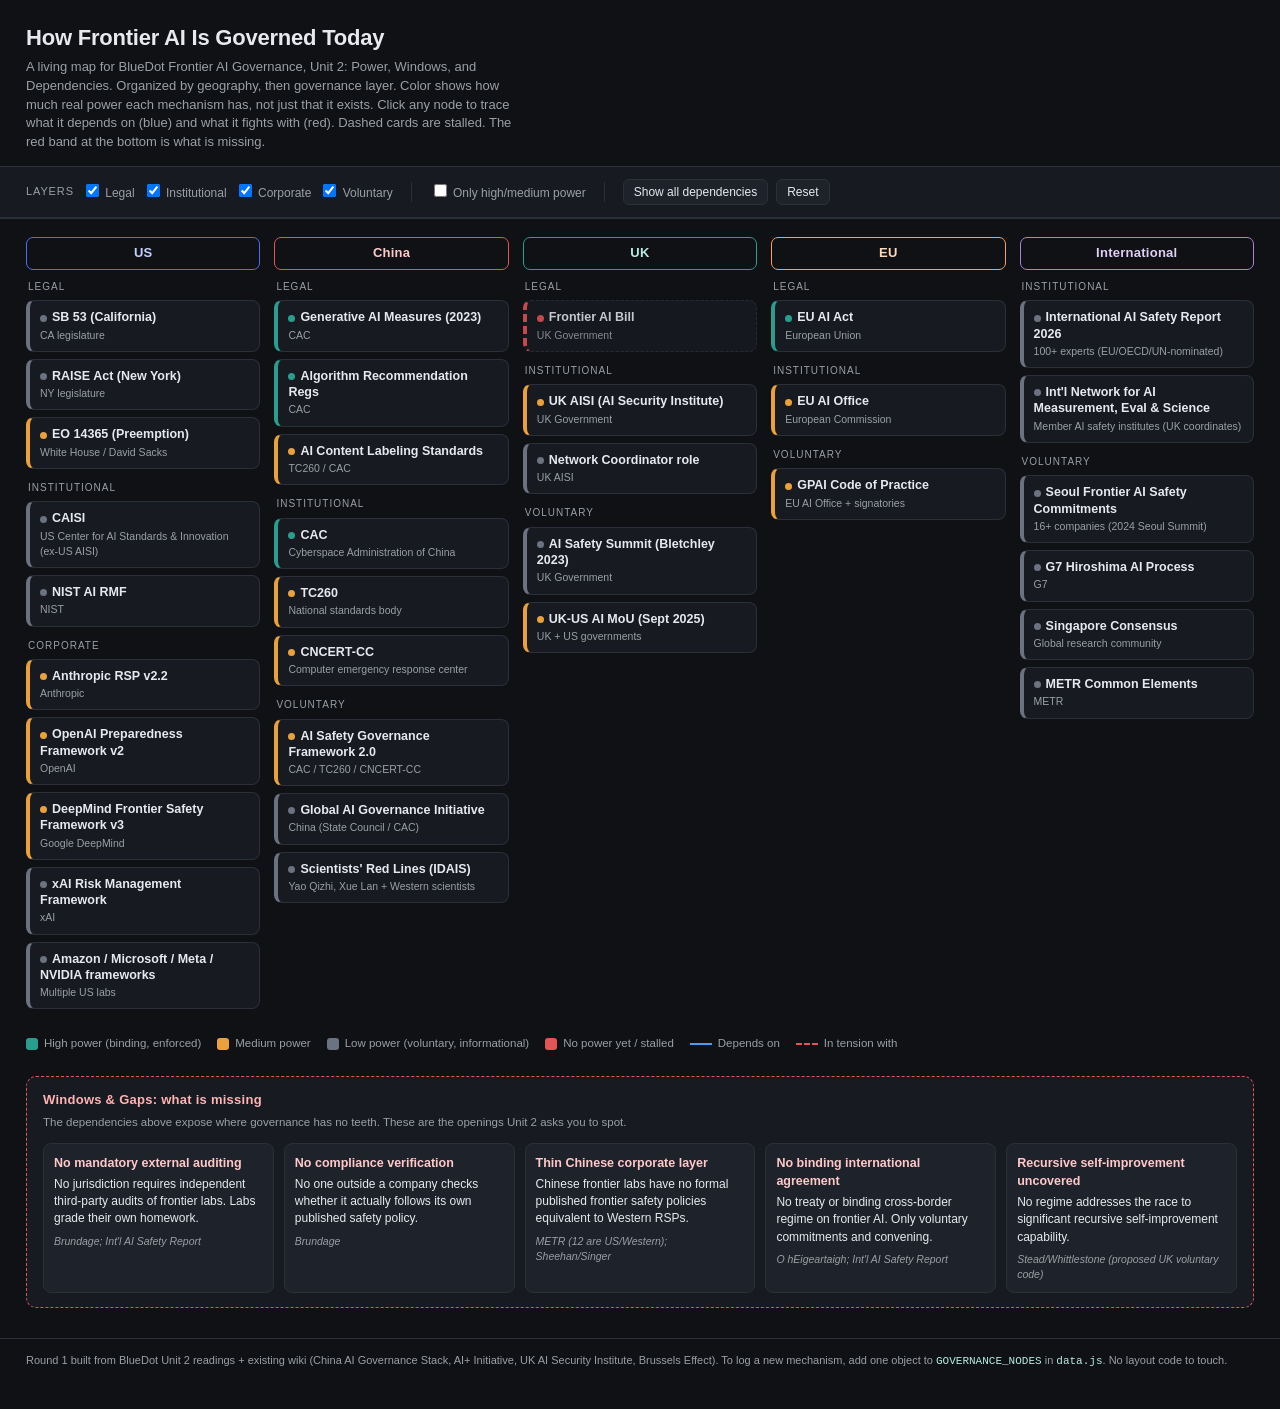
<file: sites/frontier-ai-governance-map/index.html>
<!DOCTYPE html>
<html lang="en">
<head>
<meta charset="UTF-8">
<meta name="viewport" content="width=device-width, initial-scale=1.0">
<title>Frontier AI Governance Map</title>
<link rel="stylesheet" href="style.css">
</head>
<body>

<header>
  <h1>How Frontier AI Is Governed Today</h1>
  <p>A living map for BlueDot Frontier AI Governance, Unit 2: Power, Windows, and Dependencies.
     Organized by geography, then governance layer. Color shows how much real power each mechanism
     has, not just that it exists. Click any node to trace what it depends on (blue) and what it
     fights with (red). Dashed cards are stalled. The red band at the bottom is what is missing.</p>
</header>

<div class="controls">
  <div class="group">
    <span class="title">Layers</span>
    <label><input type="checkbox" data-layer-toggle="Legal" checked> Legal</label>
    <label><input type="checkbox" data-layer-toggle="Institutional" checked> Institutional</label>
    <label><input type="checkbox" data-layer-toggle="Corporate" checked> Corporate</label>
    <label><input type="checkbox" data-layer-toggle="Voluntary" checked> Voluntary</label>
  </div>
  <div class="sep"></div>
  <div class="group">
    <label><input type="checkbox" id="powerToggle"> Only high/medium power</label>
  </div>
  <div class="sep"></div>
  <div class="group">
    <button id="edgesToggle">Show all dependencies</button>
    <button id="resetBtn">Reset</button>
  </div>
</div>

<div id="detail"><div class="inner"></div></div>

<div id="boardWrap">
  <svg id="edges" xmlns="http://www.w3.org/2000/svg" preserveAspectRatio="none"></svg>
  <div class="board" id="board"></div>
</div>

<div class="legend">
  <div class="item"><span class="swatch" style="background:var(--power-high)"></span>High power (binding, enforced)</div>
  <div class="item"><span class="swatch" style="background:var(--power-medium)"></span>Medium power</div>
  <div class="item"><span class="swatch" style="background:var(--power-low)"></span>Low power (voluntary, informational)</div>
  <div class="item"><span class="swatch" style="background:var(--power-none)"></span>No power yet / stalled</div>
  <div class="item"><span class="ln" style="border-color:var(--dep)"></span>Depends on</div>
  <div class="item"><span class="ln" style="border-color:var(--tension);border-top-style:dashed"></span>In tension with</div>
</div>

<div class="gaps">
  <h3>Windows &amp; Gaps: what is missing</h3>
  <div class="sub">The dependencies above expose where governance has no teeth. These are the openings Unit 2 asks you to spot.</div>
  <div class="gap-grid" id="gapGrid"></div>
</div>

<footer>
  Round 1 built from BlueDot Unit 2 readings + existing wiki (China AI Governance Stack, AI+ Initiative, UK AI Security Institute, Brussels Effect).
  To log a new mechanism, add one object to <code>GOVERNANCE_NODES</code> in <code>data.js</code>. No layout code to touch.
</footer>

<script src="data.js"></script>
<script src="script.js"></script>
</body>
</html>
</file>
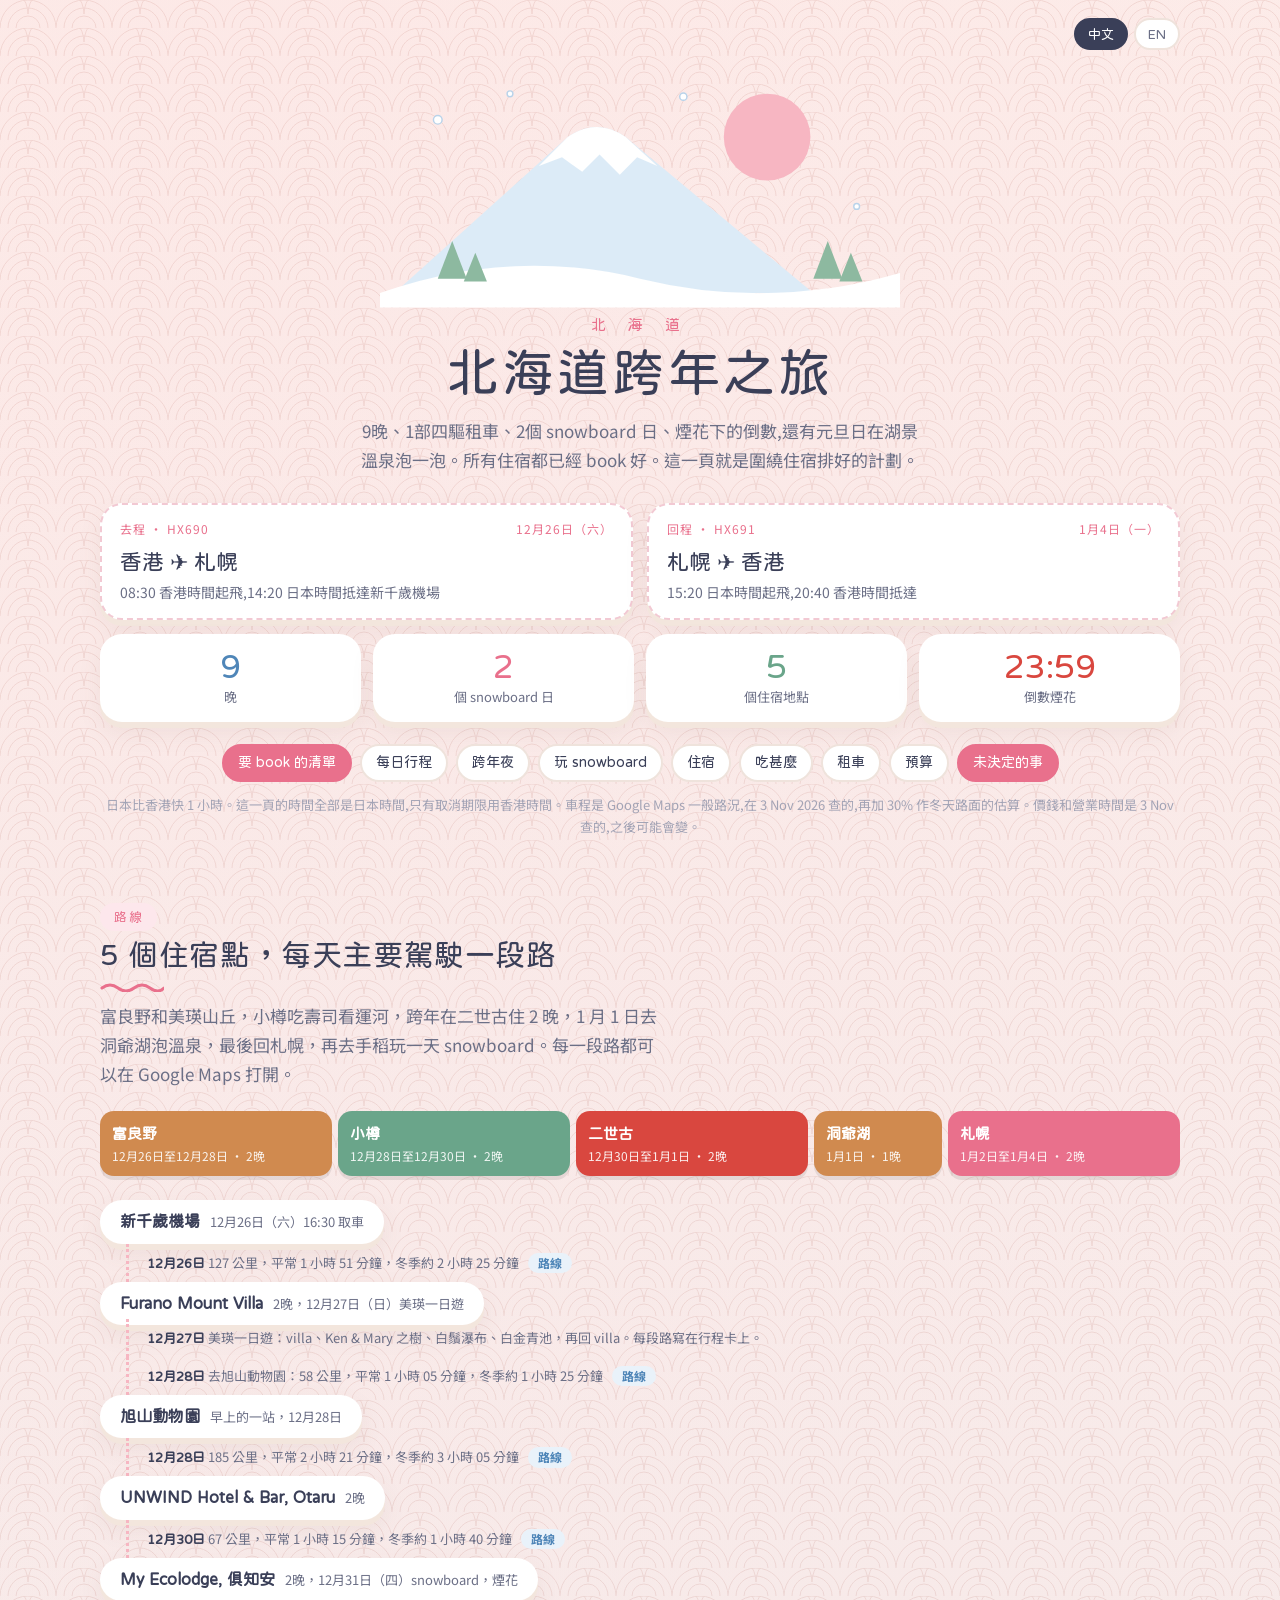
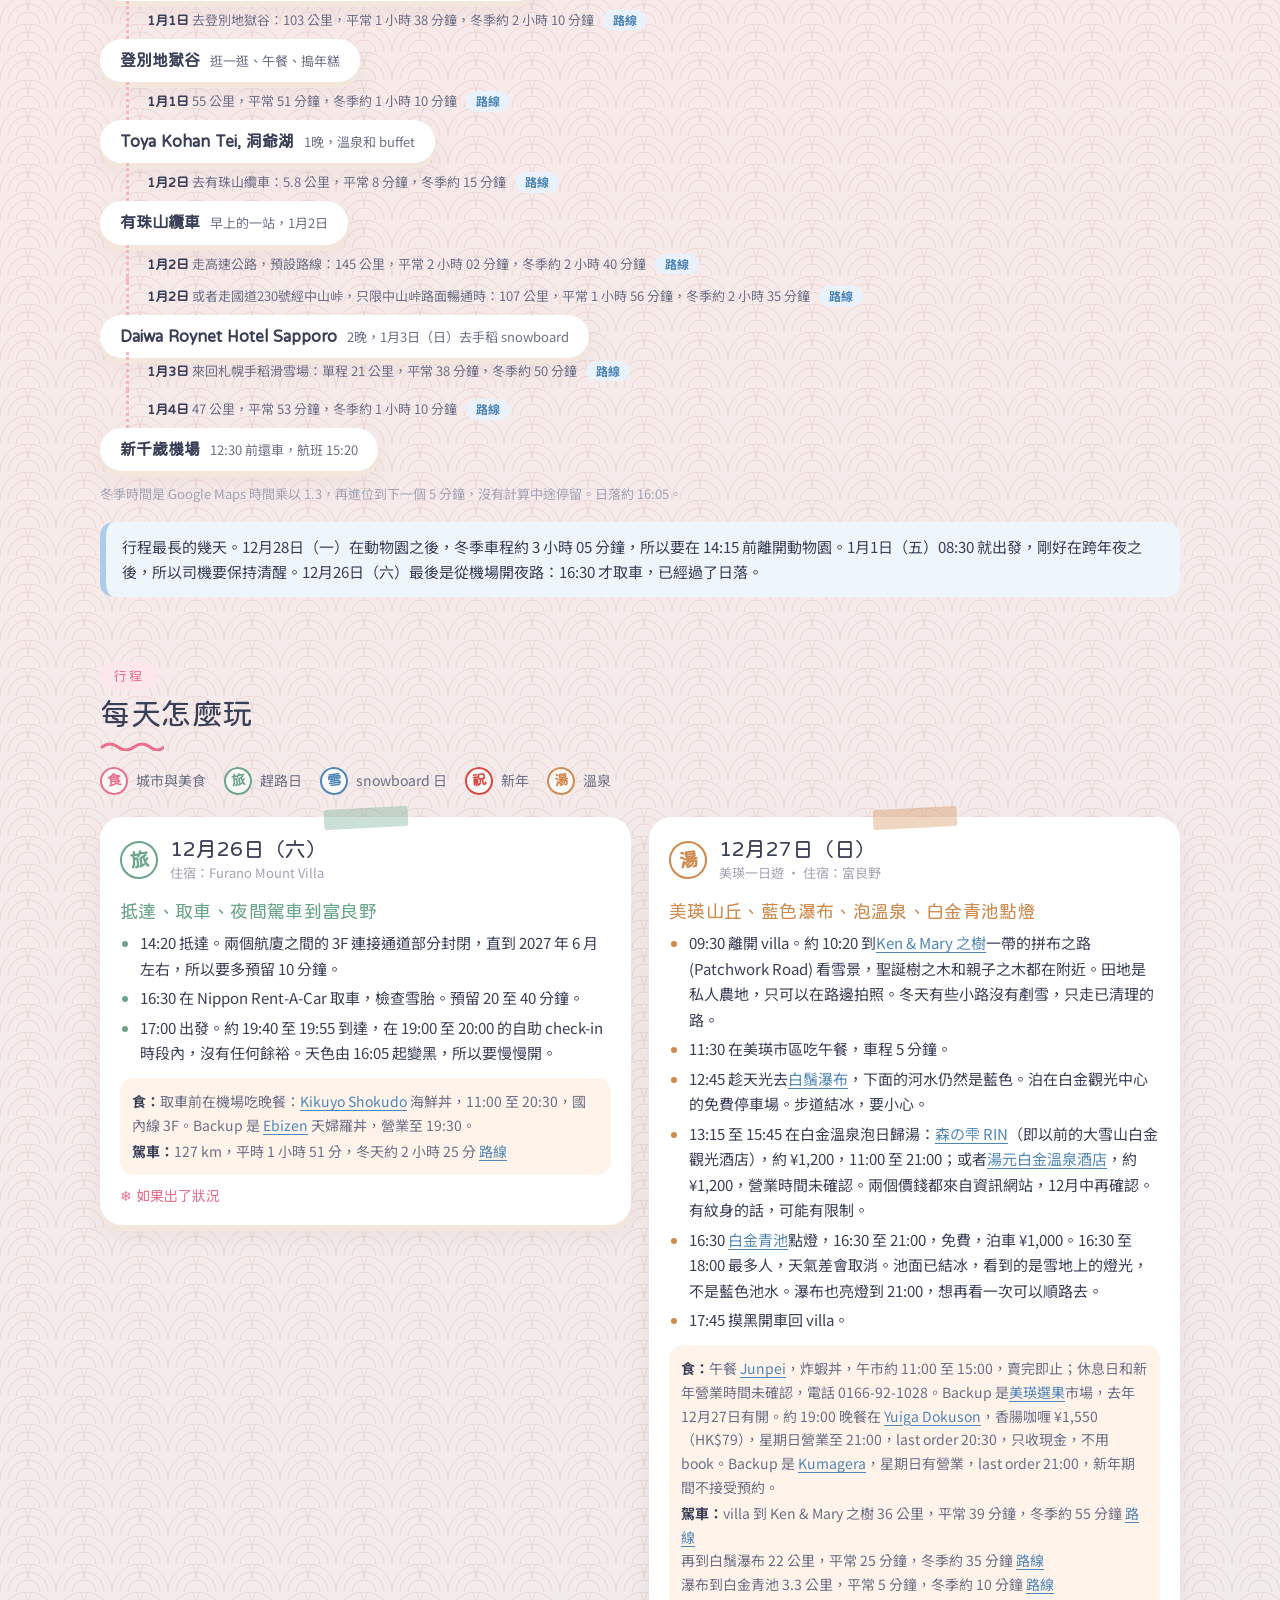
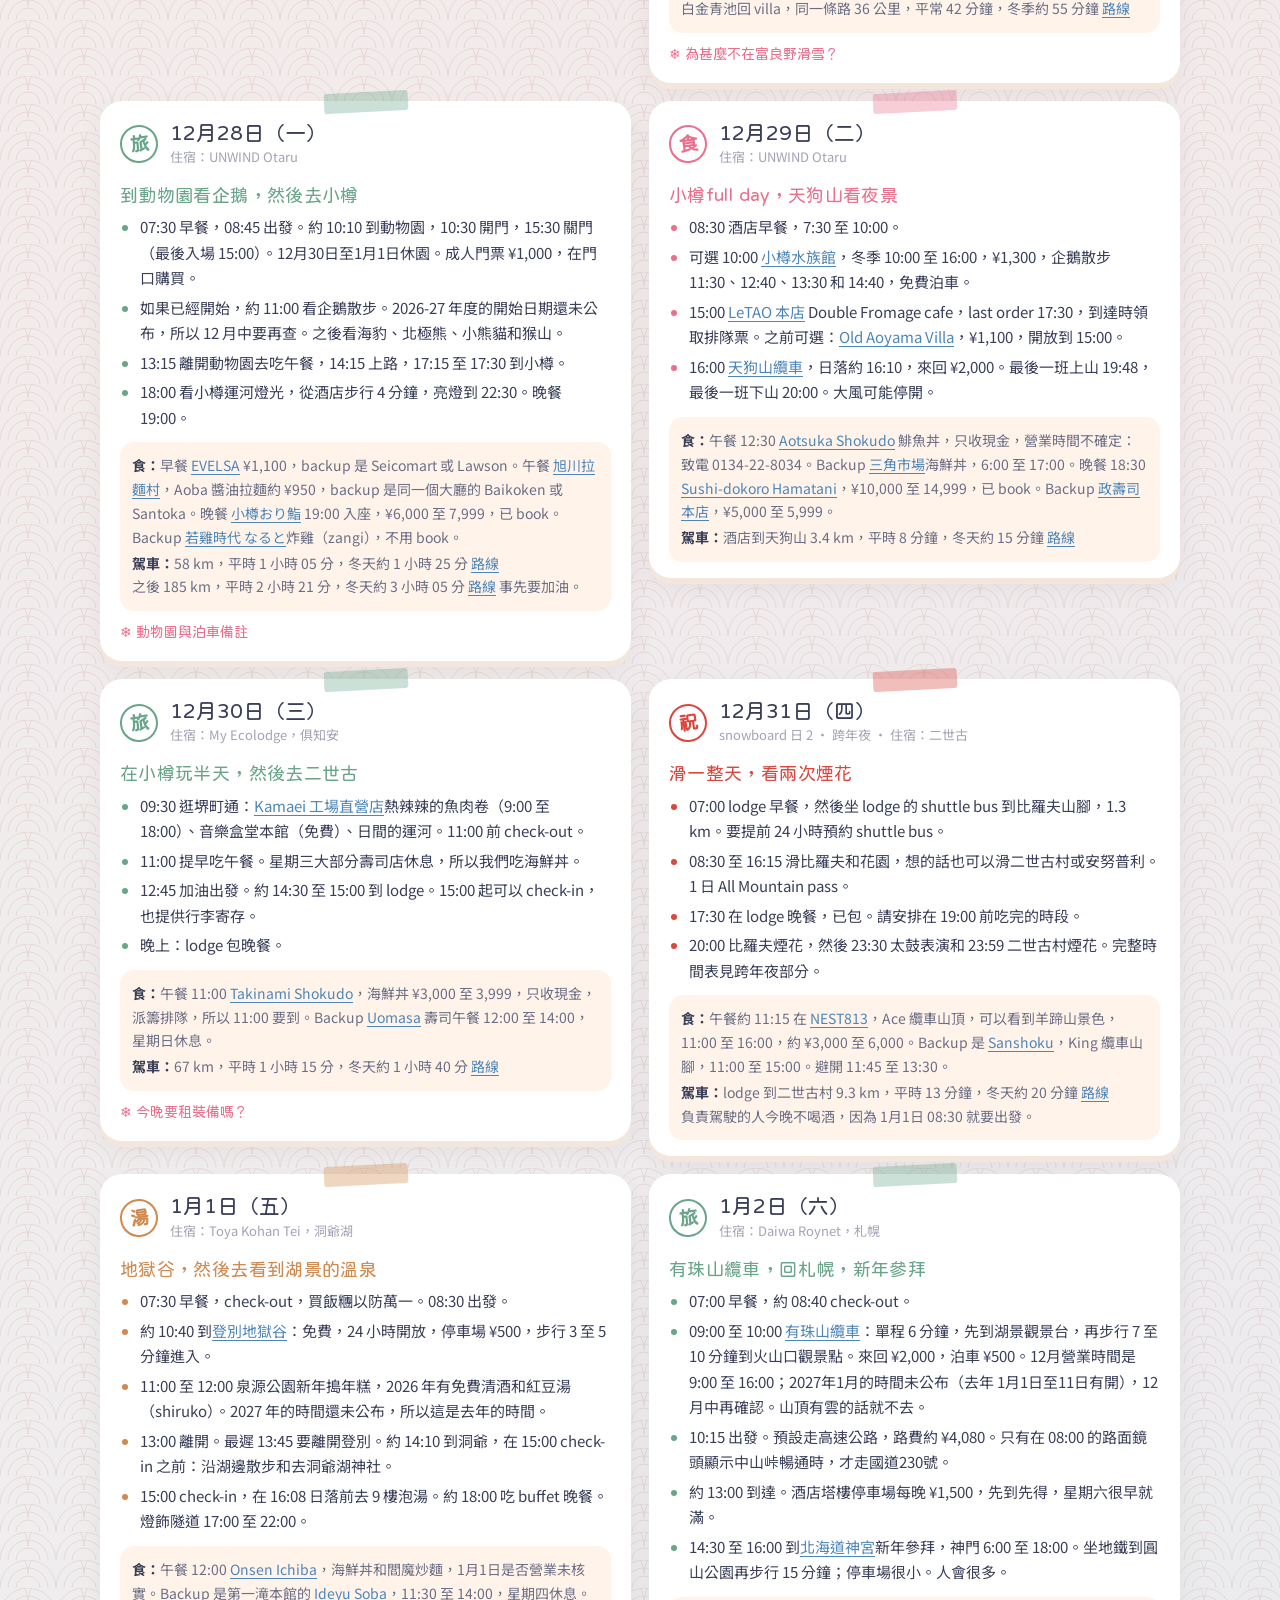
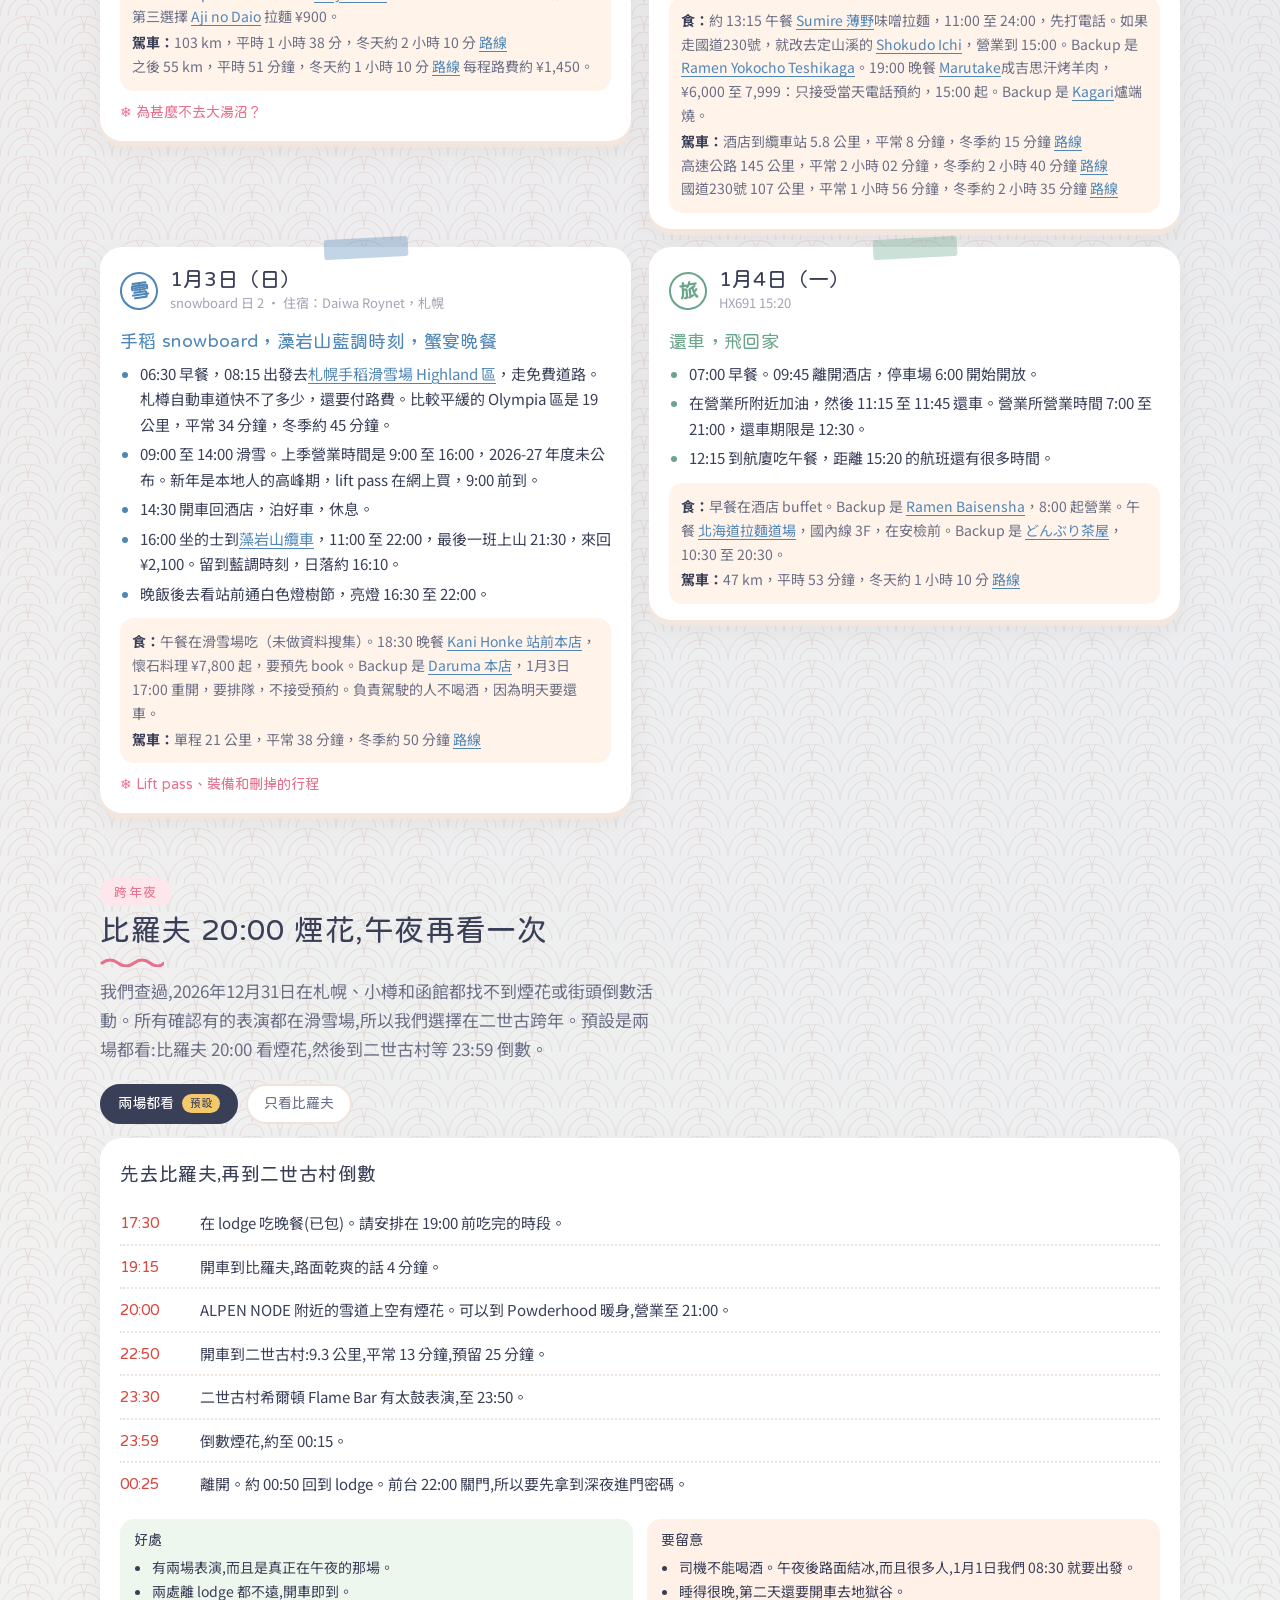
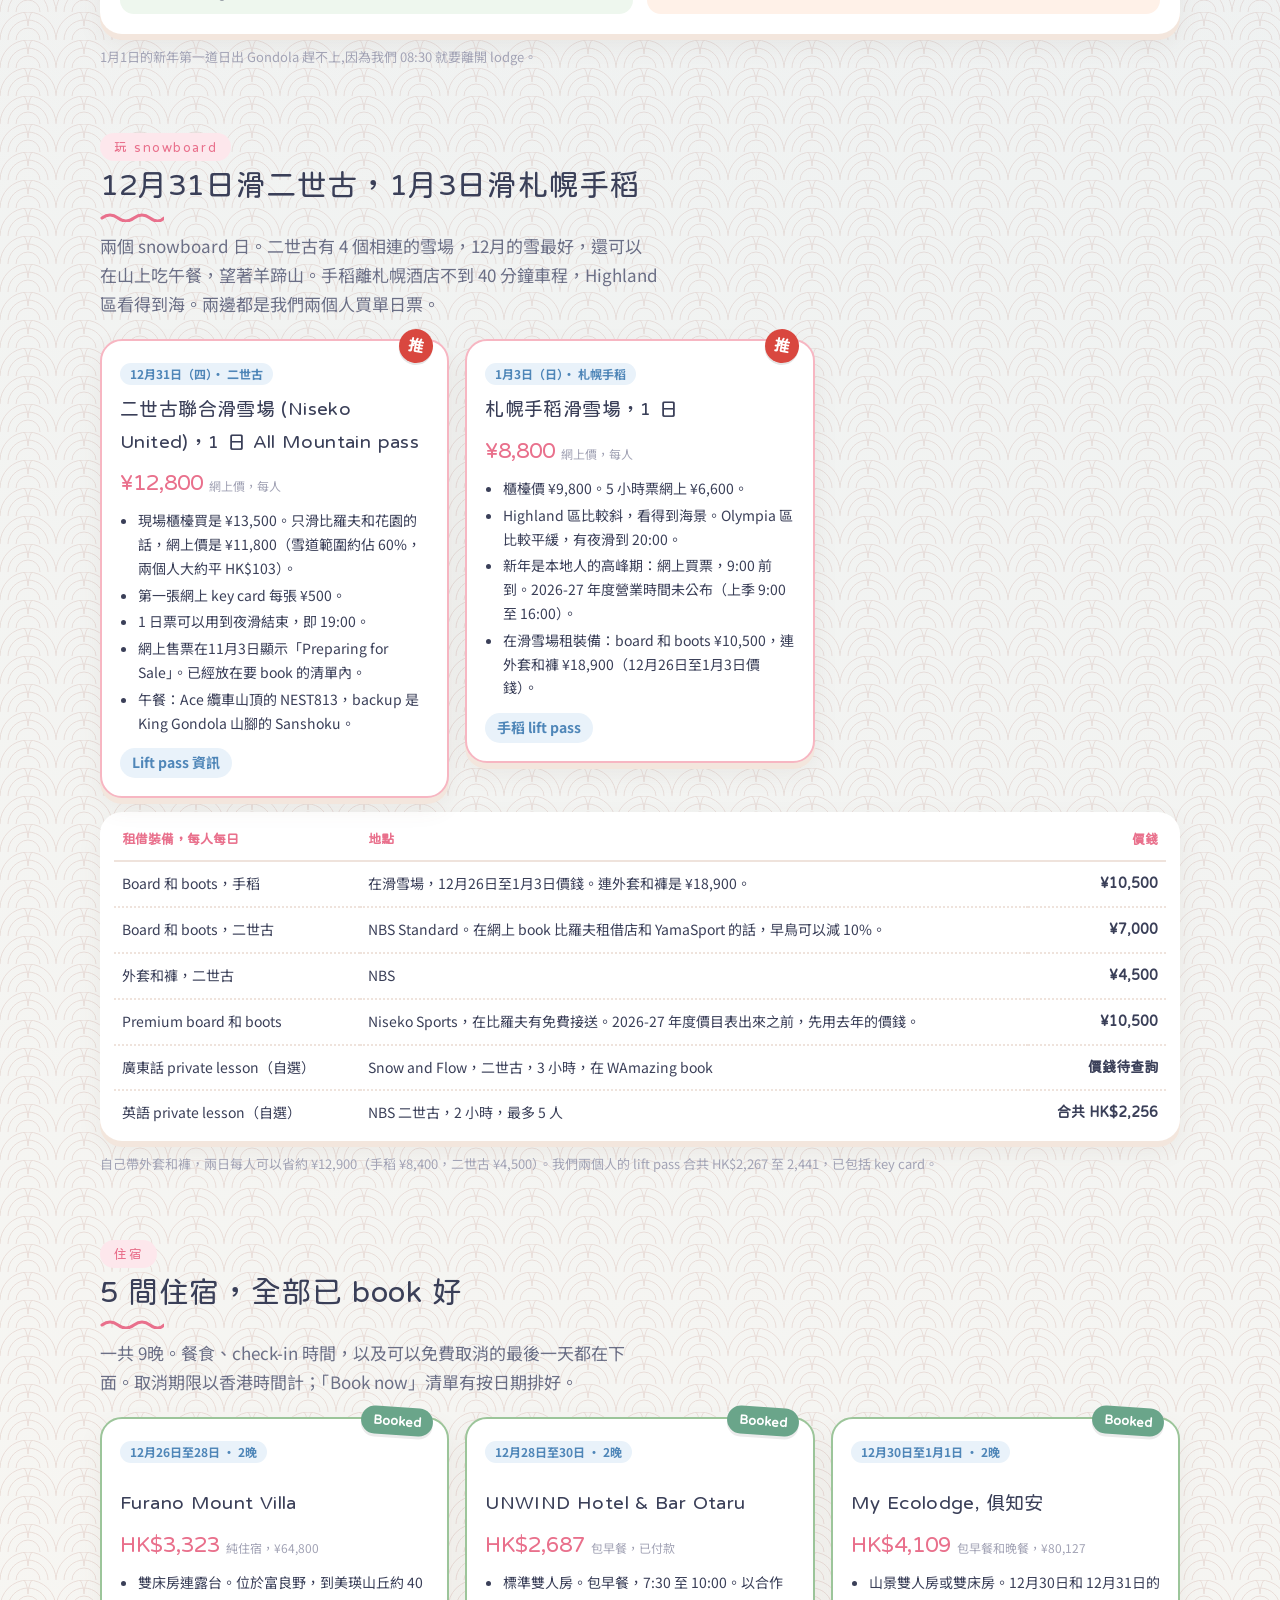
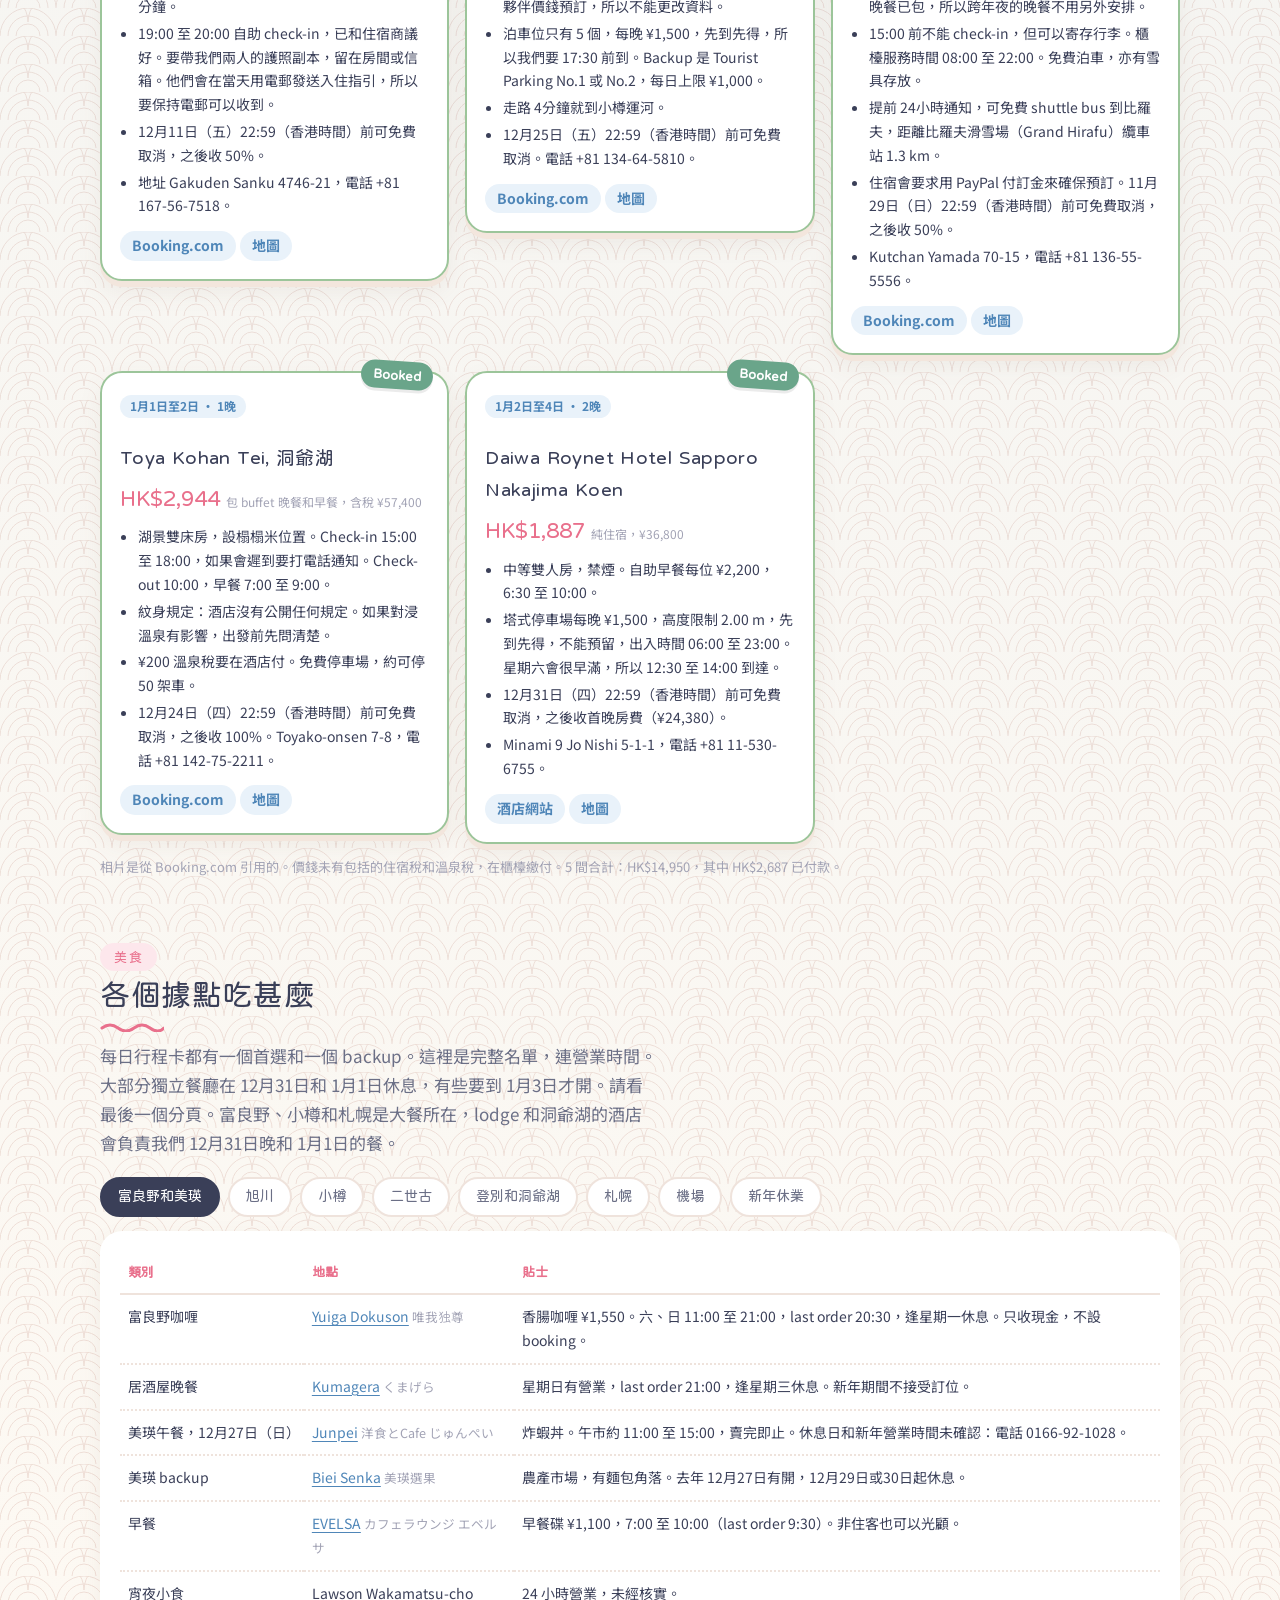
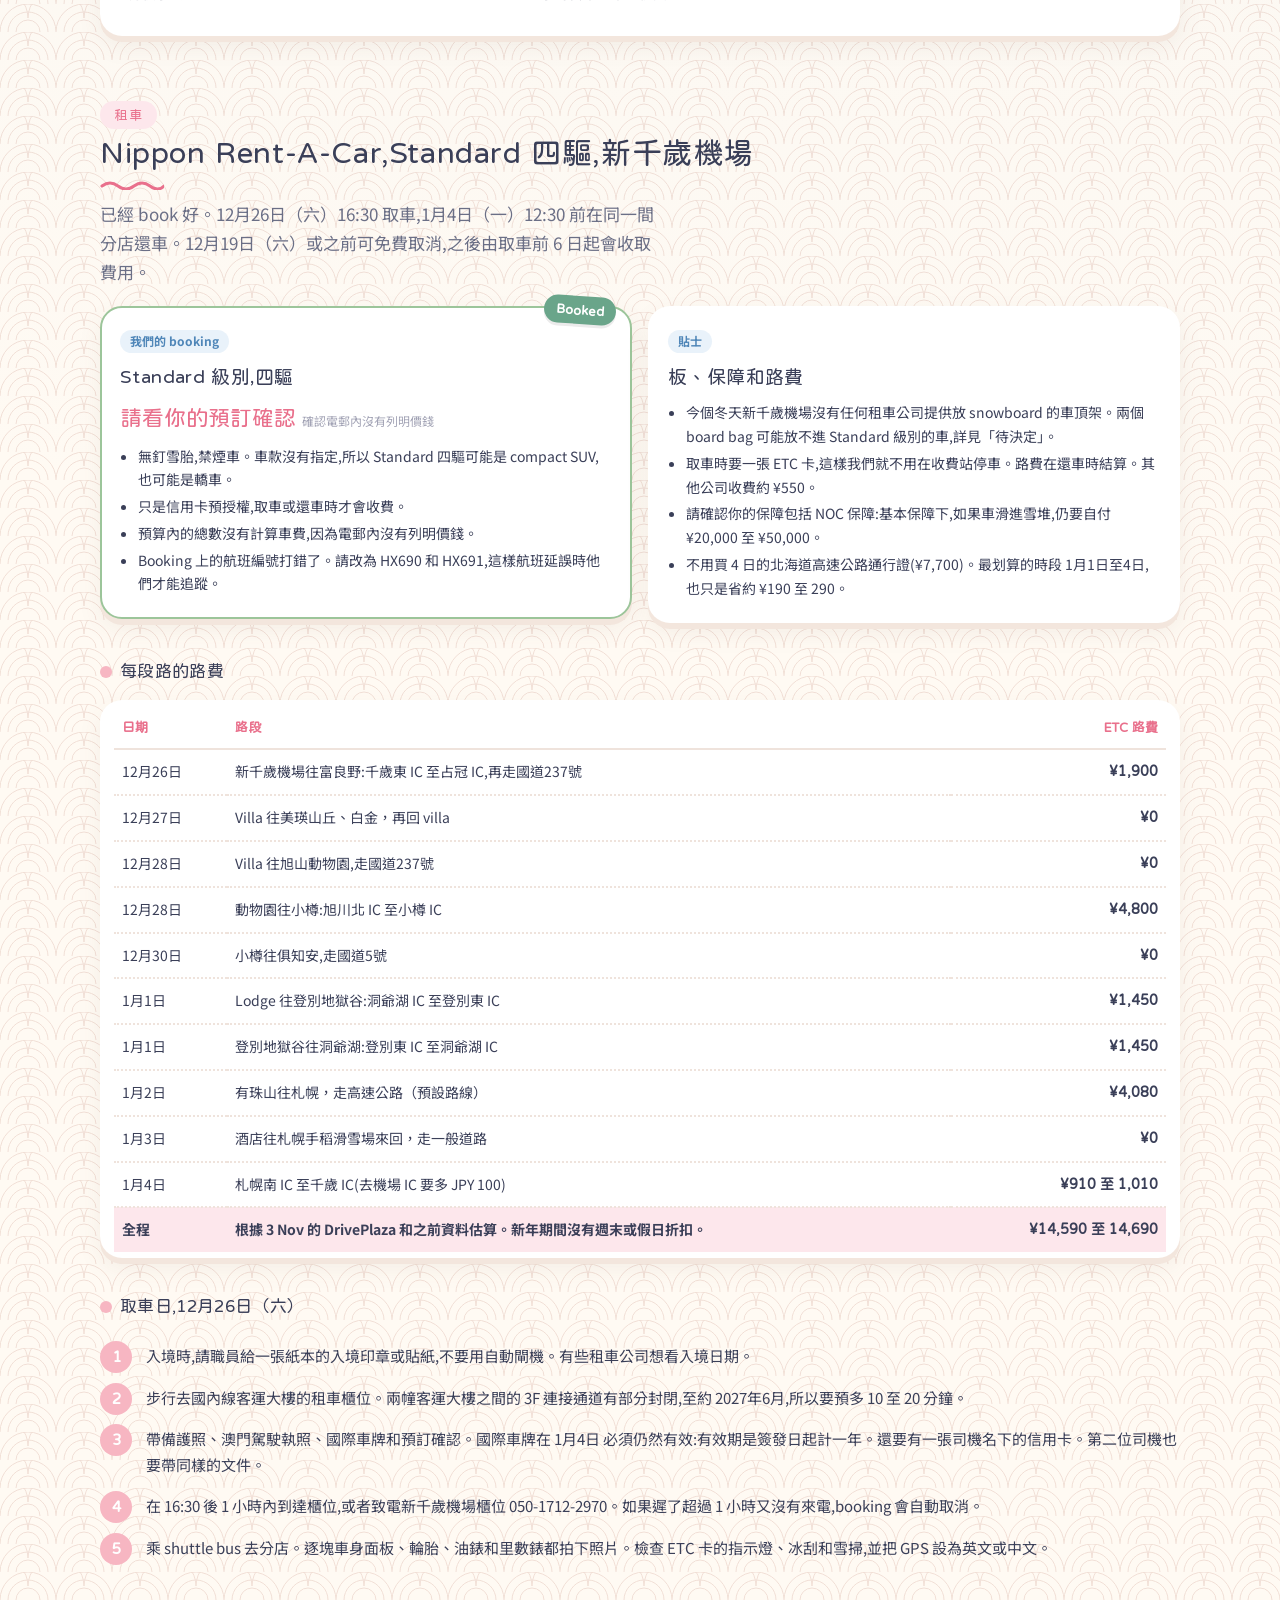
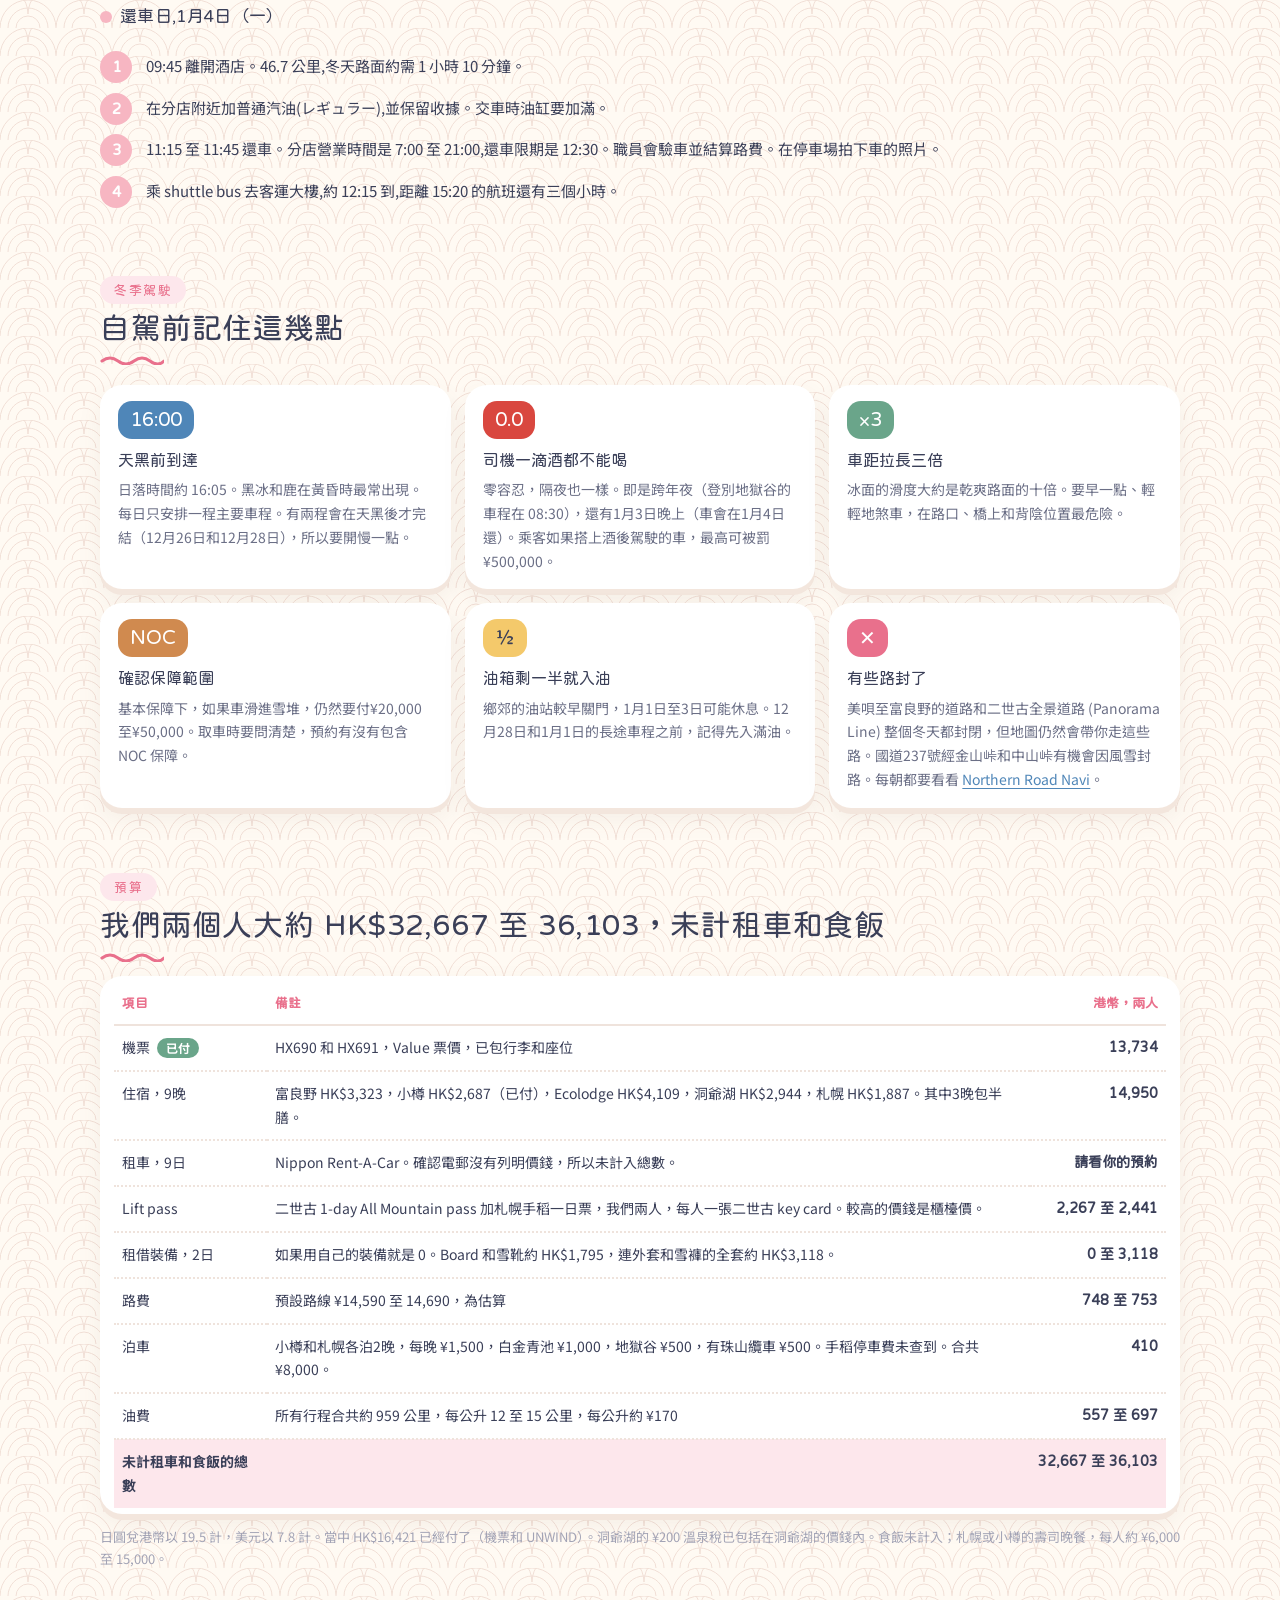
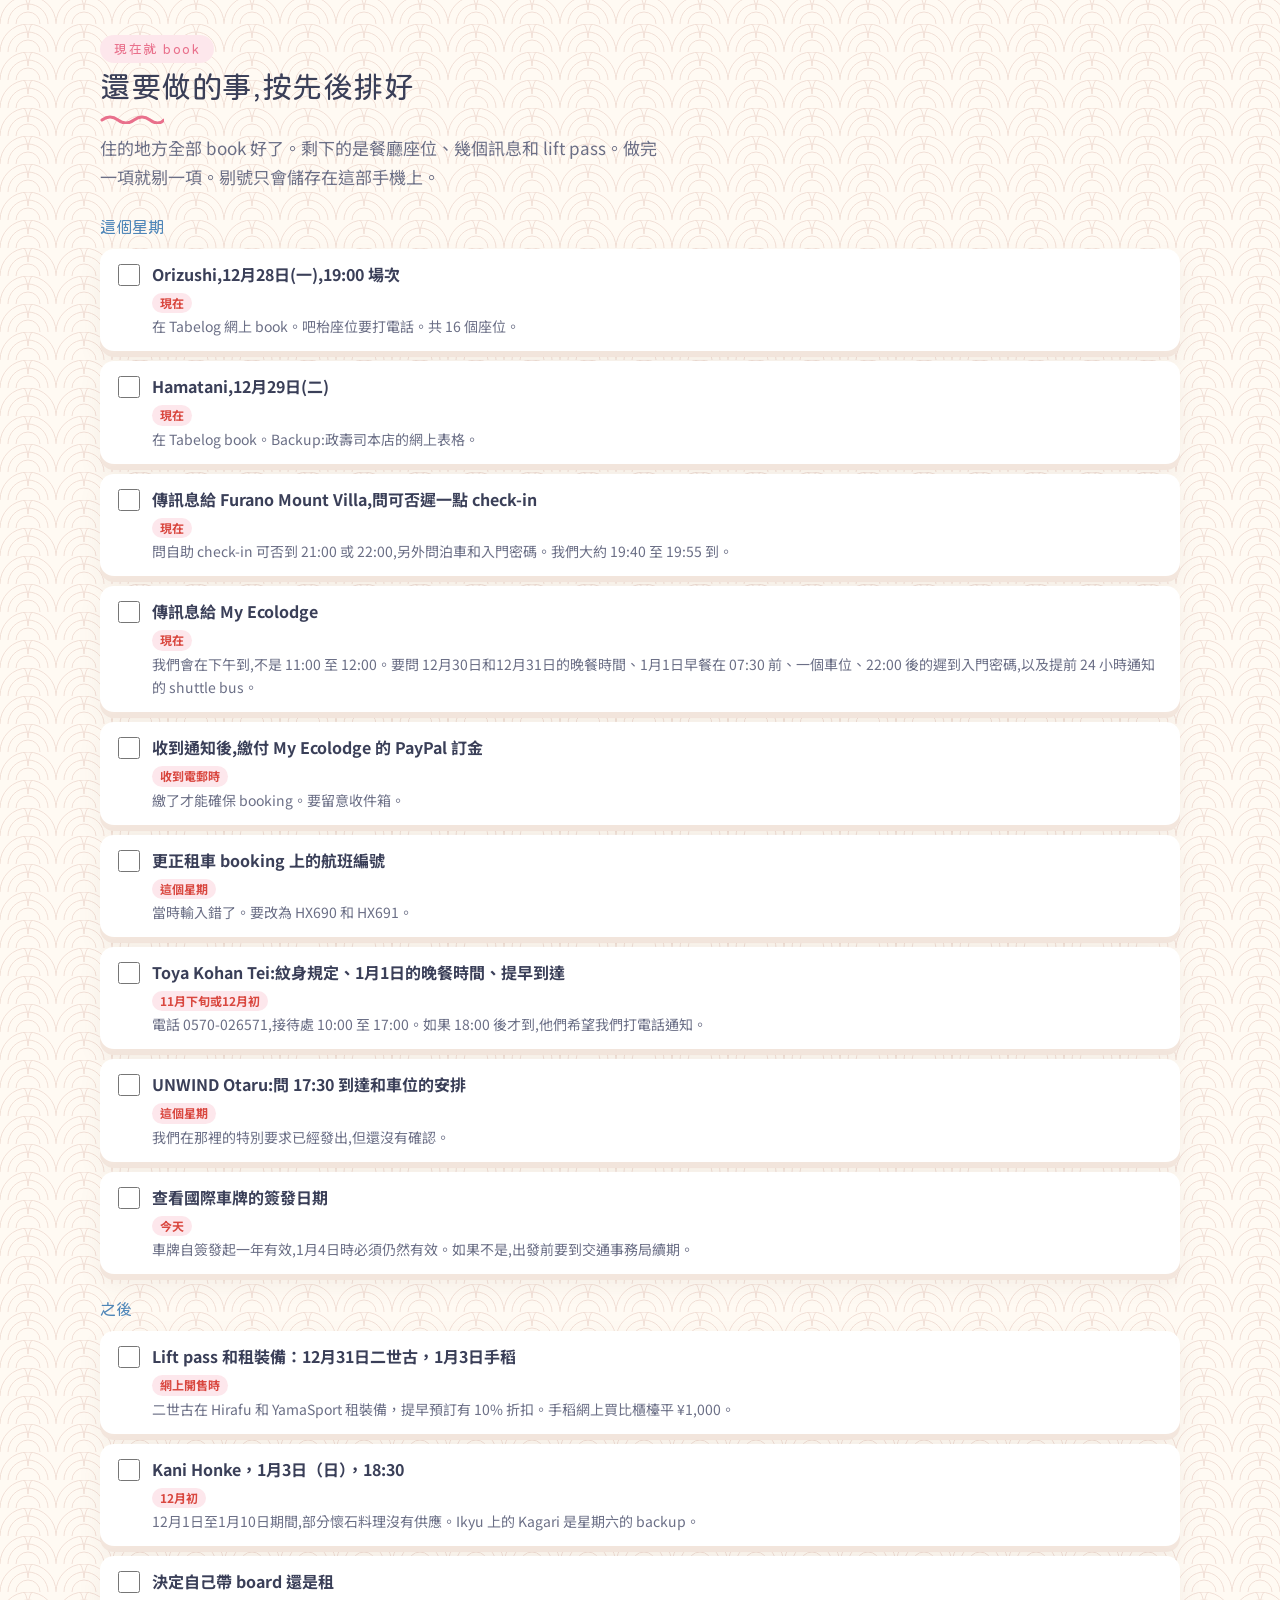
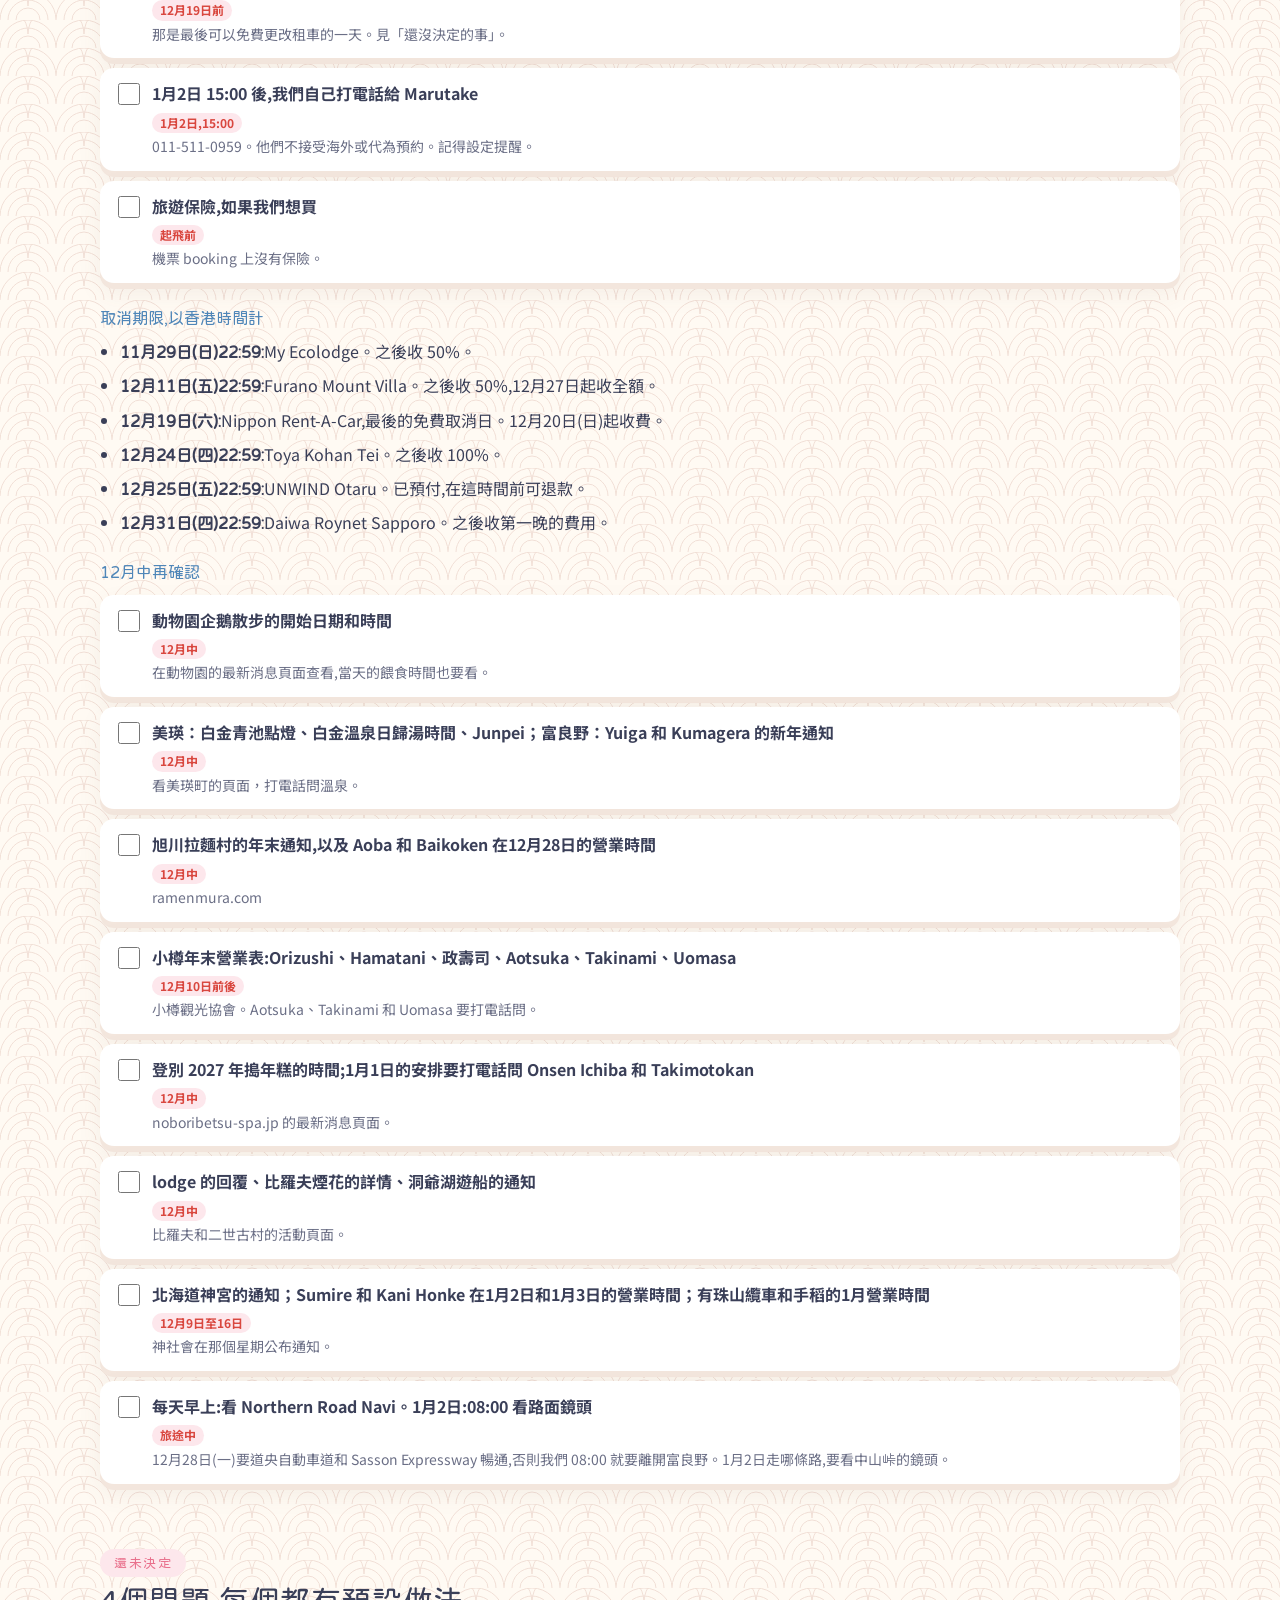
<file: sites/hokkaido-2026-27/index.html>
<!DOCTYPE html>
<html lang="zh-Hant">
<head>
<meta charset="utf-8">
<meta name="viewport" content="width=device-width,initial-scale=1">
<title>北海道跨年之旅，2026年12月26日至2027年1月4日</title>
<meta name="description" content="我們的北海道跨年之旅：路線、玩 snowboard、跨年夜、美食、住宿和租車。">
<link rel="preconnect" href="https://fonts.googleapis.com">
<link rel="preconnect" href="https://fonts.gstatic.com" crossorigin>
<link rel="stylesheet" href="https://fonts.googleapis.com/css2?family=Huninn&family=Zen+Maru+Gothic:wght@500;700&family=Noto+Sans+TC:wght@400;500;700&display=swap">
<link rel="stylesheet" href="style.css">
</head>
<body>
<div class="snow" aria-hidden="true"><i></i><i></i><i></i><i></i><i></i><i></i><i></i><i></i><i></i><i></i><i></i><i></i></div>
<div class="page"><div class="langbar"><span>中文</span><a href="en.html">EN</a></div>
<!-- ============ HERO ============ -->
<header class="hero">
  <svg class="hero-art" viewBox="0 0 360 170" role="img" aria-label="雪覆蓋的羊蹄山與粉紅色太陽">
    <circle cx="268" cy="52" r="30" fill="#f7b6c2"/>
    <path d="M10 160 L130 52 Q150 38 170 52 L300 160 Z" fill="#dcebf7"/>
    <path d="M130 52 Q150 38 170 52 L192 72 L178 66 L166 78 L152 64 L140 76 L126 66 L110 72 Z" fill="#ffffff"/>
    <path d="M0 160 Q90 128 180 150 T360 146 L360 170 L0 170 Z" fill="#ffffff"/>
    <g fill="#8db9a0">
      <path d="M40 150 l10 -26 l10 26 z"/><path d="M58 152 l8 -20 l8 20 z"/>
      <path d="M300 150 l10 -26 l10 26 z"/><path d="M318 152 l8 -20 l8 20 z"/>
    </g>
    <g fill="#ffffff" stroke="#b9d3ea" stroke-width="1">
      <circle cx="40" cy="40" r="3"/><circle cx="90" cy="22" r="2"/><circle cx="210" cy="24" r="2.5"/><circle cx="330" cy="100" r="2"/>
    </g>
  </svg>
  <div class="mark">北 海 道</div>
  <h1>北海道跨年之旅</h1>
  <p class="lede">9晚、1部四驅租車、2個 snowboard 日、煙花下的倒數,還有元旦日在湖景溫泉泡一泡。所有住宿都已經 book 好。這一頁就是圍繞住宿排好的計劃。</p>

  <div class="flights">
    <div class="flight">
      <div class="fl-top"><span>去程 · HX690</span><span>12月26日（六）</span></div>
      <div class="fl-route">香港 ✈ 札幌</div>
      <div class="fl-time">08:30 香港時間起飛,14:20 日本時間抵達新千歲機場</div>
    </div>
    <div class="flight">
      <div class="fl-top"><span>回程 · HX691</span><span>1月4日（一）</span></div>
      <div class="fl-route">札幌 ✈ 香港</div>
      <div class="fl-time">15:20 日本時間起飛,20:40 香港時間抵達</div>
    </div>
  </div>

  <div class="stats">
    <div class="stat"><div class="n">9</div><div class="l">晚</div></div>
    <div class="stat"><div class="n">2</div><div class="l">個 snowboard 日</div></div>
    <div class="stat"><div class="n">5</div><div class="l">個住宿地點</div></div>
    <div class="stat"><div class="n">23:59</div><div class="l">倒數煙花</div></div>
  </div>

  <nav class="jump">
    <a class="hot" href="#book">要 book 的清單</a>
    <a href="#days">每日行程</a>
    <a href="#nye">跨年夜</a>
    <a href="#ride">玩 snowboard</a>
    <a href="#stay">住宿</a>
    <a href="#eat">吃甚麼</a>
    <a href="#car">租車</a>
    <a href="#money">預算</a>
    <a class="hot" href="#decide">未決定的事</a>
  </nav>
  <p class="small">日本比香港快 1 小時。這一頁的時間全部是日本時間,只有取消期限用香港時間。車程是 Google Maps 一般路況,在 3 Nov 2026 查的,再加 30% 作冬天路面的估算。價錢和營業時間是 3 Nov 查的,之後可能會變。</p>
</header>
<!-- ============ ROUTE ============ -->
<section id="route">
  <p class="kicker">路線</p>
  <h2>5 個住宿點，每天主要駕駛一段路</h2>
  <p class="lede">富良野和美瑛山丘，小樽吃壽司看運河，跨年在二世古住 2 晚，1 月 1 日去洞爺湖泡溫泉，最後回札幌，再去手稻玩一天 snowboard。每一段路都可以在 Google Maps 打開。</p>

  <div class="routebar">
    <div style="--n:2;--c:var(--c-onsen)"><b>富良野</b><i>12月26日至12月28日 · 2晚</i></div>
    <div style="--n:2;--c:var(--c-move)"><b>小樽</b><i>12月28日至12月30日 · 2晚</i></div>
    <div style="--n:2;--c:var(--c-nye)"><b>二世古</b><i>12月30日至1月1日 · 2晚</i></div>
    <div style="--n:1;--c:var(--c-onsen)"><b>洞爺湖</b><i>1月1日 · 1晚</i></div>
    <div style="--n:2;--c:var(--c-city)"><b>札幌</b><i>1月2日至1月4日 · 2晚</i></div>
  </div>

  <div class="chain">
    <div class="stop"><b>新千歲機場</b><span>12月26日（六）16:30 取車</span></div>
    <div class="leg"><b>12月26日</b> 127 公里，平常 1 小時 51 分鐘，冬季約 2 小時 25 分鐘 <a class="go" href="https://www.google.com/maps/dir/?api=1&amp;origin=%E3%83%8B%E3%83%83%E3%83%9D%E3%83%B3%E3%83%AC%E3%83%B3%E3%82%BF%E3%82%AB%E3%83%BC%20%E6%96%B0%E5%8D%83%E6%AD%B3%E7%A9%BA%E6%B8%AF%E5%96%B6%E6%A5%AD%E6%89%80&amp;destination=%E5%8C%97%E6%B5%B7%E9%81%93%E5%AF%8C%E8%89%AF%E9%87%8E%E5%B8%82%E5%AD%A6%E7%94%B0%E4%B8%89%E5%8C%BA4746-21&amp;travelmode=driving" target="_blank" rel="noopener">路線</a></div>
    <div class="stop"><b>Furano Mount Villa</b><span>2晚，12月27日（日）美瑛一日遊</span></div>
    <div class="leg alt"><b>12月27日</b> 美瑛一日遊：villa、Ken &amp; Mary 之樹、白鬚瀑布、白金青池，再回 villa。每段路寫在行程卡上。</div>
    <div class="leg"><b>12月28日</b> 去旭山動物園：58 公里，平常 1 小時 05 分鐘，冬季約 1 小時 25 分鐘 <a class="go" href="https://www.google.com/maps/dir/?api=1&amp;origin=%E5%8C%97%E6%B5%B7%E9%81%93%E5%AF%8C%E8%89%AF%E9%87%8E%E5%B8%82%E5%AD%A6%E7%94%B0%E4%B8%89%E5%8C%BA4746-21&amp;destination=%E6%97%AD%E5%B1%B1%E5%8B%95%E7%89%A9%E5%9C%92&amp;travelmode=driving" target="_blank" rel="noopener">路線</a></div>
    <div class="stop"><b>旭山動物園</b><span>早上的一站，12月28日</span></div>
    <div class="leg"><b>12月28日</b> 185 公里，平常 2 小時 21 分鐘，冬季約 3 小時 05 分鐘 <a class="go" href="https://www.google.com/maps/dir/?api=1&amp;origin=%E6%97%AD%E5%B1%B1%E5%8B%95%E7%89%A9%E5%9C%92&amp;destination=%E5%8C%97%E6%B5%B7%E9%81%93%E5%B0%8F%E6%A8%BD%E5%B8%82%E8%89%B2%E5%86%851%E4%B8%81%E7%9B%AE8-25&amp;travelmode=driving" target="_blank" rel="noopener">路線</a></div>
    <div class="stop"><b>UNWIND Hotel &amp; Bar, Otaru</b><span>2晚</span></div>
    <div class="leg"><b>12月30日</b> 67 公里，平常 1 小時 15 分鐘，冬季約 1 小時 40 分鐘 <a class="go" href="https://www.google.com/maps/dir/?api=1&amp;origin=%E5%8C%97%E6%B5%B7%E9%81%93%E5%B0%8F%E6%A8%BD%E5%B8%82%E8%89%B2%E5%86%851%E4%B8%81%E7%9B%AE8-25&amp;destination=%E5%8C%97%E6%B5%B7%E9%81%93%E8%99%BB%E7%94%B0%E9%83%A1%E5%80%B6%E7%9F%A5%E5%AE%89%E7%94%BA%E5%AD%97%E5%B1%B1%E7%94%B070-15&amp;travelmode=driving" target="_blank" rel="noopener">路線</a></div>
    <div class="stop"><b>My Ecolodge, 俱知安</b><span>2晚，12月31日（四）snowboard，煙花</span></div>
    <div class="leg"><b>1月1日</b> 去登別地獄谷：103 公里，平常 1 小時 38 分鐘，冬季約 2 小時 10 分鐘 <a class="go" href="https://www.google.com/maps/dir/?api=1&amp;origin=%E5%8C%97%E6%B5%B7%E9%81%93%E8%99%BB%E7%94%B0%E9%83%A1%E5%80%B6%E7%9F%A5%E5%AE%89%E7%94%BA%E5%AD%97%E5%B1%B1%E7%94%B070-15&amp;destination=%E7%99%BB%E5%88%A5%E5%9C%B0%E7%8D%84%E8%B0%B7&amp;travelmode=driving" target="_blank" rel="noopener">路線</a></div>
    <div class="stop"><b>登別地獄谷</b><span>逛一逛、午餐、搗年糕</span></div>
    <div class="leg"><b>1月1日</b> 55 公里，平常 51 分鐘，冬季約 1 小時 10 分鐘 <a class="go" href="https://www.google.com/maps/dir/?api=1&amp;origin=%E7%99%BB%E5%88%A5%E5%9C%B0%E7%8D%84%E8%B0%B7&amp;destination=%E5%8C%97%E6%B5%B7%E9%81%93%E8%99%BB%E7%94%B0%E9%83%A1%E6%B4%9E%E7%88%BA%E6%B9%96%E7%94%BA%E6%B4%9E%E7%88%BA%E6%B9%96%E6%B8%A9%E6%B3%897-8&amp;travelmode=driving" target="_blank" rel="noopener">路線</a></div>
    <div class="stop"><b>Toya Kohan Tei, 洞爺湖</b><span>1晚，溫泉和 buffet</span></div>
    <div class="leg"><b>1月2日</b> 去有珠山纜車：5.8 公里，平常 8 分鐘，冬季約 15 分鐘 <a class="go" href="https://www.google.com/maps/dir/?api=1&amp;origin=%E5%8C%97%E6%B5%B7%E9%81%93%E8%99%BB%E7%94%B0%E9%83%A1%E6%B4%9E%E7%88%BA%E6%B9%96%E7%94%BA%E6%B4%9E%E7%88%BA%E6%B9%96%E6%B8%A9%E6%B3%897-8&amp;destination=%E6%9C%89%E7%8F%A0%E5%B1%B1%E3%83%AD%E3%83%BC%E3%83%97%E3%82%A6%E3%82%A7%E3%82%A4&amp;travelmode=driving" target="_blank" rel="noopener">路線</a></div>
    <div class="stop"><b>有珠山纜車</b><span>早上的一站，1月2日</span></div>
    <div class="leg"><b>1月2日</b> 走高速公路，預設路線：145 公里，平常 2 小時 02 分鐘，冬季約 2 小時 40 分鐘 <a class="go" href="https://www.google.com/maps/dir/?api=1&amp;origin=%E6%9C%89%E7%8F%A0%E5%B1%B1%E3%83%AD%E3%83%BC%E3%83%97%E3%82%A6%E3%82%A7%E3%82%A4&amp;destination=%E5%8C%97%E6%B5%B7%E9%81%93%E6%9C%AD%E5%B9%8C%E5%B8%82%E4%B8%AD%E5%A4%AE%E5%8C%BA%E5%8D%979%E6%9D%A1%E8%A5%BF5%E4%B8%81%E7%9B%AE1-1&amp;travelmode=driving" target="_blank" rel="noopener">路線</a></div>
    <div class="leg alt"><b>1月2日</b> 或者走國道230號經中山峠，只限中山峠路面暢通時：107 公里，平常 1 小時 56 分鐘，冬季約 2 小時 35 分鐘 <a class="go" href="https://www.google.com/maps/dir/?api=1&amp;origin=%E6%9C%89%E7%8F%A0%E5%B1%B1%E3%83%AD%E3%83%BC%E3%83%97%E3%82%A6%E3%82%A7%E3%82%A4&amp;destination=%E5%8C%97%E6%B5%B7%E9%81%93%E6%9C%AD%E5%B9%8C%E5%B8%82%E4%B8%AD%E5%A4%AE%E5%8C%BA%E5%8D%979%E6%9D%A1%E8%A5%BF5%E4%B8%81%E7%9B%AE1-1&amp;travelmode=driving" target="_blank" rel="noopener">路線</a></div>
    <div class="stop"><b>Daiwa Roynet Hotel Sapporo</b><span>2晚，1月3日（日）去手稻 snowboard</span></div>
    <div class="leg alt"><b>1月3日</b> 來回札幌手稻滑雪場：單程 21 公里，平常 38 分鐘，冬季約 50 分鐘 <a class="go" href="https://www.google.com/maps/dir/?api=1&amp;origin=%E5%8C%97%E6%B5%B7%E9%81%93%E6%9C%AD%E5%B9%8C%E5%B8%82%E4%B8%AD%E5%A4%AE%E5%8C%BA%E5%8D%979%E6%9D%A1%E8%A5%BF5%E4%B8%81%E7%9B%AE1-1&amp;destination=%E3%82%B5%E3%83%83%E3%83%9D%E3%83%AD%E3%83%86%E3%82%A4%E3%83%8D%20%E3%83%8F%E3%82%A4%E3%83%A9%E3%83%B3%E3%83%89%E3%82%BE%E3%83%BC%E3%83%B3&amp;travelmode=driving" target="_blank" rel="noopener">路線</a></div>
    <div class="leg"><b>1月4日</b> 47 公里，平常 53 分鐘，冬季約 1 小時 10 分鐘 <a class="go" href="https://www.google.com/maps/dir/?api=1&amp;origin=%E5%8C%97%E6%B5%B7%E9%81%93%E6%9C%AD%E5%B9%8C%E5%B8%82%E4%B8%AD%E5%A4%AE%E5%8C%BA%E5%8D%979%E6%9D%A1%E8%A5%BF5%E4%B8%81%E7%9B%AE1-1&amp;destination=%E3%83%8B%E3%83%83%E3%83%9D%E3%83%B3%E3%83%AC%E3%83%B3%E3%82%BF%E3%82%AB%E3%83%BC%20%E6%96%B0%E5%8D%83%E6%AD%B3%E7%A9%BA%E6%B8%AF%E5%96%B6%E6%A5%AD%E6%89%80&amp;travelmode=driving" target="_blank" rel="noopener">路線</a></div>
    <div class="stop"><b>新千歲機場</b><span>12:30 前還車，航班 15:20</span></div>
  </div>
  <p class="small">冬季時間是 Google Maps 時間乘以 1.3，再進位到下一個 5 分鐘，沒有計算中途停留。日落約 16:05。</p>
  <div class="note">行程最長的幾天。12月28日（一）在動物園之後，冬季車程約 3 小時 05 分鐘，所以要在 14:15 前離開動物園。1月1日（五）08:30 就出發，剛好在跨年夜之後，所以司機要保持清醒。12月26日（六）最後是從機場開夜路：16:30 才取車，已經過了日落。</div>
</section>
<!-- ============ DAYS ============ -->
<section id="days">
  <p class="kicker">行程</p>
  <h2>每天怎麼玩</h2>
  <div class="legend">
    <span><i class="hk" style="--c:var(--c-city)">食</i>城市與美食</span>
    <span><i class="hk" style="--c:var(--c-move)">旅</i>趕路日</span>
    <span><i class="hk" style="--c:var(--c-ride)">雪</i>snowboard 日</span>
    <span><i class="hk" style="--c:var(--c-nye)">祝</i>新年</span>
    <span><i class="hk" style="--c:var(--c-onsen)">湯</i>溫泉</span>
  </div>

  <div class="days">

    <article class="day" style="--c:var(--c-move)">
      <div class="dh"><i class="hk">旅</i><div><span class="date">12月26日（六）</span><span class="base">住宿：Furano Mount Villa</span></div></div>
      <h4>抵達、取車、夜間駕車到富良野</h4>
      <ul>
        <li>14:20 抵達。兩個航廈之間的 3F 連接通道部分封閉，直到 2027 年 6 月左右，所以要多預留 10 分鐘。</li>
        <li>16:30 在 Nippon Rent-A-Car 取車，檢查雪胎。預留 20 至 40 分鐘。</li>
        <li>17:00 出發。約 19:40 至 19:55 到達，在 19:00 至 20:00 的自助 check-in 時段內，沒有任何餘裕。天色由 16:05 起變黑，所以要慢慢開。</li>
      </ul>
      <div class="meta">
        <div><b>食：</b>取車前在機場吃晚餐：<a href="https://www.google.com/maps/search/?api=1&amp;query=%E5%91%B3%E5%87%A6%20%E3%81%8D%E3%81%8F%E3%82%88%E9%A3%9F%E5%A0%82%20%E6%96%B0%E5%8D%83%E6%AD%B3%E7%A9%BA%E6%B8%AF%E5%BA%97%20%E6%96%B0%E5%8D%83%E6%AD%B3%E7%A9%BA%E6%B8%AF" target="_blank" rel="noopener">Kikuyo Shokudo</a> 海鮮丼，11:00 至 20:30，國內線 3F。Backup 是 <a href="https://www.google.com/maps/search/?api=1&amp;query=%E6%B5%B7%E8%80%81%E5%96%84%20%E6%96%B0%E5%8D%83%E6%AD%B3%E7%A9%BA%E6%B8%AF" target="_blank" rel="noopener">Ebizen</a> 天婦羅丼，營業至 19:30。</div>
        <div><b>駕車：</b>127 km，平時 1 小時 51 分，冬天約 2 小時 25 分 <a href="https://www.google.com/maps/dir/?api=1&amp;origin=%E3%83%8B%E3%83%83%E3%83%9D%E3%83%B3%E3%83%AC%E3%83%B3%E3%82%BF%E3%82%AB%E3%83%BC%20%E6%96%B0%E5%8D%83%E6%AD%B3%E7%A9%BA%E6%B8%AF%E5%96%B6%E6%A5%AD%E6%89%80&amp;destination=%E5%8C%97%E6%B5%B7%E9%81%93%E5%AF%8C%E8%89%AF%E9%87%8E%E5%B8%82%E5%AD%A6%E7%94%B0%E4%B8%89%E5%8C%BA4746-21&amp;travelmode=driving" target="_blank" rel="noopener">路線</a></div>
      </div>
      <details class="why"><summary>如果出了狀況</summary><div>道東自動車道遇到下雪或封路：在千歲惠庭 JCT 之前改走瀧川路線。趕不及 check-in：訊息通知 villa（已列在要馬上 book 的清單上）。還是肚餓：Lawson Wakamatsu-cho 24 小時營業（未核實）。Plan B 晚餐：<a href="https://www.google.com/maps/search/?api=1&amp;query=%E5%94%AF%E6%88%91%E7%8B%AC%E5%B0%8A%20%E5%AF%8C%E8%89%AF%E9%87%8E" target="_blank" rel="noopener">Yuiga Dokuson</a>，星期六 11:00 至 21:00，last order 20:30，只收現金。</div></details>
    </article>

    <article class="day" style="--c:var(--c-onsen)">
      <div class="dh"><i class="hk">湯</i><div><span class="date">12月27日（日）</span><span class="base">美瑛一日遊 · 住宿：富良野</span></div></div>
      <h4>美瑛山丘、藍色瀑布、泡溫泉、白金青池點燈</h4>
      <ul>
        <li>09:30 離開 villa。約 10:20 到<a href="https://www.google.com/maps/search/?api=1&amp;query=%E3%82%B1%E3%83%B3%E3%81%A8%E3%83%A1%E3%83%AA%E3%83%BC%E3%81%AE%E6%9C%A8%20%E7%BE%8E%E7%91%9B" target="_blank" rel="noopener">Ken &amp; Mary 之樹</a>一帶的拼布之路 (Patchwork Road) 看雪景，聖誕樹之木和親子之木都在附近。田地是私人農地，只可以在路邊拍照。冬天有些小路沒有剷雪，只走已清理的路。</li>
        <li>11:30 在美瑛市區吃午餐，車程 5 分鐘。</li>
        <li>12:45 趁天光去<a href="https://www.google.com/maps/search/?api=1&amp;query=%E7%99%BD%E3%81%B2%E3%81%92%E3%81%AE%E6%BB%9D%20%E7%BE%8E%E7%91%9B" target="_blank" rel="noopener">白鬚瀑布</a>，下面的河水仍然是藍色。泊在白金觀光中心的免費停車場。步道結冰，要小心。</li>
        <li>13:15 至 15:45 在白金溫泉泡日歸湯：<a href="https://www.google.com/maps/search/?api=1&amp;query=%E6%A3%AE%E3%81%AE%E9%9B%AB%20RIN%20%E7%99%BD%E9%87%91%E6%B8%A9%E6%B3%89%20%E7%BE%8E%E7%91%9B" target="_blank" rel="noopener">森の雫 RIN</a>（即以前的大雪山白金觀光酒店），約 ¥1,200，11:00 至 21:00；或者<a href="https://www.google.com/maps/search/?api=1&amp;query=%E6%B9%AF%E5%85%83%E7%99%BD%E9%87%91%E6%B8%A9%E6%B3%89%E3%83%9B%E3%83%86%E3%83%AB%20%E7%BE%8E%E7%91%9B" target="_blank" rel="noopener">湯元白金溫泉酒店</a>，約 ¥1,200，營業時間未確認。兩個價錢都來自資訊網站，12月中再確認。有紋身的話，可能有限制。</li>
        <li>16:30 <a href="https://www.google.com/maps/search/?api=1&amp;query=%E7%99%BD%E9%87%91%E9%9D%92%E3%81%84%E6%B1%A0%20%E7%BE%8E%E7%91%9B" target="_blank" rel="noopener">白金青池</a>點燈，16:30 至 21:00，免費，泊車 ¥1,000。16:30 至 18:00 最多人，天氣差會取消。池面已結冰，看到的是雪地上的燈光，不是藍色池水。瀑布也亮燈到 21:00，想再看一次可以順路去。</li>
        <li>17:45 摸黑開車回 villa。</li>
      </ul>
      <div class="meta">
        <div><b>食：</b>午餐 <a href="https://www.google.com/maps/search/?api=1&amp;query=%E6%B4%8B%E9%A3%9F%E3%81%A8Cafe%20%E3%81%98%E3%82%85%E3%82%93%E3%81%BA%E3%81%84%20%E7%BE%8E%E7%91%9B" target="_blank" rel="noopener">Junpei</a>，炸蝦丼，午市約 11:00 至 15:00，賣完即止；休息日和新年營業時間未確認，電話 0166-92-1028。Backup 是<a href="https://www.google.com/maps/search/?api=1&amp;query=%E7%BE%8E%E7%91%9B%E9%81%B8%E6%9E%9C%20%E7%BE%8E%E7%91%9B" target="_blank" rel="noopener">美瑛選果</a>市場，去年 12月27日有開。約 19:00 晚餐在 <a href="https://www.google.com/maps/search/?api=1&amp;query=%E5%94%AF%E6%88%91%E7%8B%AC%E5%B0%8A%20%E5%AF%8C%E8%89%AF%E9%87%8E" target="_blank" rel="noopener">Yuiga Dokuson</a>，香腸咖喱 ¥1,550（HK$79），星期日營業至 21:00，last order 20:30，只收現金，不用 book。Backup 是 <a href="https://www.google.com/maps/search/?api=1&amp;query=%E3%81%8F%E3%81%BE%E3%81%92%E3%82%89%20%E5%AF%8C%E8%89%AF%E9%87%8E" target="_blank" rel="noopener">Kumagera</a>，星期日有營業，last order 21:00，新年期間不接受預約。</div>
        <div><b>駕車：</b>villa 到 Ken &amp; Mary 之樹 36 公里，平常 39 分鐘，冬季約 55 分鐘 <a href="https://www.google.com/maps/dir/?api=1&amp;origin=%E5%8C%97%E6%B5%B7%E9%81%93%E5%AF%8C%E8%89%AF%E9%87%8E%E5%B8%82%E5%AD%A6%E7%94%B0%E4%B8%89%E5%8C%BA4746-21&amp;destination=%E3%82%B1%E3%83%B3%E3%81%A8%E3%83%A1%E3%83%AA%E3%83%BC%E3%81%AE%E6%9C%A8&amp;travelmode=driving" target="_blank" rel="noopener">路線</a><br>再到白鬚瀑布 22 公里，平常 25 分鐘，冬季約 35 分鐘 <a href="https://www.google.com/maps/dir/?api=1&amp;origin=%E3%82%B1%E3%83%B3%E3%81%A8%E3%83%A1%E3%83%AA%E3%83%BC%E3%81%AE%E6%9C%A8&amp;destination=%E7%99%BD%E3%81%B2%E3%81%92%E3%81%AE%E6%BB%9D&amp;travelmode=driving" target="_blank" rel="noopener">路線</a><br>瀑布到白金青池 3.3 公里，平常 5 分鐘，冬季約 10 分鐘 <a href="https://www.google.com/maps/dir/?api=1&amp;origin=%E7%99%BD%E3%81%B2%E3%81%92%E3%81%AE%E6%BB%9D&amp;destination=%E7%99%BD%E9%87%91%E9%9D%92%E3%81%84%E6%B1%A0&amp;travelmode=driving" target="_blank" rel="noopener">路線</a><br>白金青池回 villa，同一條路 36 公里，平常 42 分鐘，冬季約 55 分鐘 <a href="https://www.google.com/maps/dir/?api=1&amp;origin=%E5%8C%97%E6%B5%B7%E9%81%93%E5%AF%8C%E8%89%AF%E9%87%8E%E5%B8%82%E5%AD%A6%E7%94%B0%E4%B8%89%E5%8C%BA4746-21&amp;destination=%E7%99%BD%E9%87%91%E9%9D%92%E3%81%84%E6%B1%A0&amp;travelmode=driving" target="_blank" rel="noopener">路線</a></div>
      </div>
      <details class="why"><summary>為甚麼不在富良野滑雪？</summary><div>我們把 snowboard 日改到 1月3日（日）的札幌手稻滑雪場，讓美瑛有完整的一天。現在不用買富良野的 lift pass。</div></details>
    </article>

    <article class="day" style="--c:var(--c-move)">
      <div class="dh"><i class="hk">旅</i><div><span class="date">12月28日（一）</span><span class="base">住宿：UNWIND Otaru</span></div></div>
      <h4>到動物園看企鵝，然後去小樽</h4>
      <ul>
        <li>07:30 早餐，08:45 出發。約 10:10 到動物園，10:30 開門，15:30 關門（最後入場 15:00）。12月30日至1月1日休園。成人門票 ¥1,000，在門口購買。</li>
        <li>如果已經開始，約 11:00 看企鵝散步。2026-27 年度的開始日期還未公布，所以 12 月中要再查。之後看海豹、北極熊、小熊貓和猴山。</li>
        <li>13:15 離開動物園去吃午餐，14:15 上路，17:15 至 17:30 到小樽。</li>
        <li>18:00 看小樽運河燈光，從酒店步行 4 分鐘，亮燈到 22:30。晚餐 19:00。</li>
      </ul>
      <div class="meta">
        <div><b>食：</b>早餐 <a href="https://www.google.com/maps/search/?api=1&amp;query=%E3%82%AB%E3%83%95%E3%82%A7%E3%83%A9%E3%82%A6%E3%83%B3%E3%82%B8%20%E3%82%A8%E3%83%99%E3%83%AB%E3%82%B5%20%E5%AF%8C%E8%89%AF%E9%87%8E%20Hostel%20TOMAR" target="_blank" rel="noopener">EVELSA</a> ¥1,100，backup 是 Seicomart 或 Lawson。午餐 <a href="https://www.google.com/maps/search/?api=1&amp;query=%E3%81%82%E3%81%95%E3%81%B2%E3%81%8B%E3%82%8F%E3%83%A9%E3%83%BC%E3%83%A1%E3%83%B3%E6%9D%91%20%E6%97%AD%E5%B7%9D" target="_blank" rel="noopener">旭川拉麵村</a>，Aoba 醬油拉麵約 ¥950，backup 是同一個大廳的 Baikoken 或 Santoka。晚餐 <a href="https://www.google.com/maps/search/?api=1&amp;query=%E5%B0%8F%E6%A8%BD%E3%81%8A%E3%82%8A%E9%AE%A8%20%E5%B0%8F%E6%A8%BD" target="_blank" rel="noopener">小樽おり鮨</a> 19:00 入座，¥6,000 至 7,999，已 book。Backup <a href="https://www.google.com/maps/search/?api=1&amp;query=%E8%8B%A5%E9%B6%8F%E6%99%82%E4%BB%A3%20%E3%81%AA%E3%82%8B%E3%81%A8%20%E6%9C%AC%E5%BA%97%20%E5%B0%8F%E6%A8%BD" target="_blank" rel="noopener">若雞時代 なると</a>炸雞（zangi），不用 book。</div>
        <div><b>駕車：</b>58 km，平時 1 小時 05 分，冬天約 1 小時 25 分 <a href="https://www.google.com/maps/dir/?api=1&amp;origin=%E5%8C%97%E6%B5%B7%E9%81%93%E5%AF%8C%E8%89%AF%E9%87%8E%E5%B8%82%E5%AD%A6%E7%94%B0%E4%B8%89%E5%8C%BA4746-21&amp;destination=%E6%97%AD%E5%B1%B1%E5%8B%95%E7%89%A9%E5%9C%92&amp;travelmode=driving" target="_blank" rel="noopener">路線</a><br>之後 185 km，平時 2 小時 21 分，冬天約 3 小時 05 分 <a href="https://www.google.com/maps/dir/?api=1&amp;origin=%E6%97%AD%E5%B1%B1%E5%8B%95%E7%89%A9%E5%9C%92&amp;destination=%E5%8C%97%E6%B5%B7%E9%81%93%E5%B0%8F%E6%A8%BD%E5%B8%82%E8%89%B2%E5%86%851%E4%B8%81%E7%9B%AE8-25&amp;travelmode=driving" target="_blank" rel="noopener">路線</a> 事先要加油。</div>
      </div>
      <details class="why"><summary>動物園與泊車備註</summary><div>停在正門，約有 200 個免費車位，而且最快滿；東門約有 300 個免費車位。不去 Cheese Factory 才趕得及 11:00 的企鵝散步。後備午餐：動物園 Central Shokudo 12:15，14:00 離開。酒店泊車有 5 個車位，¥1,500，先到先得。Backup 是 Tourist Parking No.1 或 No.2，上限 ¥1,000。</div></details>
    </article>

    <article class="day" style="--c:var(--c-city)">
      <div class="dh"><i class="hk">食</i><div><span class="date">12月29日（二）</span><span class="base">住宿：UNWIND Otaru</span></div></div>
      <h4>小樽full day，天狗山看夜景</h4>
      <ul>
        <li>08:30 酒店早餐，7:30 至 10:00。</li>
        <li>可選 10:00 <a href="https://www.google.com/maps/search/?api=1&amp;query=%E3%81%8A%E3%81%9F%E3%82%8B%E6%B0%B4%E6%97%8F%E9%A4%A8%20%E5%B0%8F%E6%A8%BD" target="_blank" rel="noopener">小樽水族館</a>，冬季 10:00 至 16:00，¥1,300，企鵝散步 11:30、12:40、13:30 和 14:40，免費泊車。</li>
        <li>15:00 <a href="https://www.google.com/maps/search/?api=1&amp;query=%E5%B0%8F%E6%A8%BD%E6%B4%8B%E8%8F%93%E5%AD%90%E8%88%97%E3%83%AB%E3%82%BF%E3%82%AA%E6%9C%AC%E5%BA%97%20%E5%B0%8F%E6%A8%BD" target="_blank" rel="noopener">LeTAO 本店</a> Double Fromage cafe，last order 17:30，到達時領取排隊票。之前可選：<a href="https://www.google.com/maps/search/?api=1&amp;query=%E6%97%A7%E9%9D%92%E5%B1%B1%E5%88%A5%E9%82%B8%20%E5%B0%8F%E6%A8%BD%E8%B2%B4%E8%B3%93%E9%A4%A8%20%E5%B0%8F%E6%A8%BD" target="_blank" rel="noopener">Old Aoyama Villa</a>，¥1,100，開放到 15:00。</li>
        <li>16:00 <a href="https://www.google.com/maps/search/?api=1&amp;query=%E5%B0%8F%E6%A8%BD%E5%A4%A9%E7%8B%97%E5%B1%B1%E3%83%AD%E3%83%BC%E3%83%97%E3%82%A6%E3%82%A8%E3%82%A4%20%E5%B0%8F%E6%A8%BD" target="_blank" rel="noopener">天狗山纜車</a>，日落約 16:10，來回 ¥2,000。最後一班上山 19:48，最後一班下山 20:00。大風可能停開。</li>
      </ul>
      <div class="meta">
        <div><b>食：</b>午餐 12:30 <a href="https://www.google.com/maps/search/?api=1&amp;query=%E6%B0%91%E5%AE%BF%20%E9%9D%92%E5%A1%9A%E9%A3%9F%E5%A0%82%20%E5%B0%8F%E6%A8%BD" target="_blank" rel="noopener">Aotsuka Shokudo</a> 鯡魚丼，只收現金，營業時間不確定：致電 0134-22-8034。Backup <a href="https://www.google.com/maps/search/?api=1&amp;query=%E5%B0%8F%E6%A8%BD%E4%B8%89%E8%A7%92%E5%B8%82%E5%A0%B4%20%E5%B0%8F%E6%A8%BD" target="_blank" rel="noopener">三角市場</a>海鮮丼，6:00 至 17:00。晚餐 18:30 <a href="https://www.google.com/maps/search/?api=1&amp;query=%E3%81%99%E3%81%97%E5%87%A6%E6%B5%9C%E8%B0%B7%20%E5%B0%8F%E6%A8%BD" target="_blank" rel="noopener">Sushi-dokoro Hamatani</a>，¥10,000 至 14,999，已 book。Backup <a href="https://www.google.com/maps/search/?api=1&amp;query=%E3%81%8A%E3%81%9F%E3%82%8B%E6%94%BF%E5%AF%BF%E5%8F%B8%20%E6%9C%AC%E5%BA%97%20%E5%B0%8F%E6%A8%BD" target="_blank" rel="noopener">政壽司本店</a>，¥5,000 至 5,999。</div>
        <div><b>駕車：</b>酒店到天狗山 3.4 km，平時 8 分鐘，冬天約 15 分鐘 <a href="https://www.google.com/maps/dir/?api=1&amp;origin=%E5%8C%97%E6%B5%B7%E9%81%93%E5%B0%8F%E6%A8%BD%E5%B8%82%E8%89%B2%E5%86%851%E4%B8%81%E7%9B%AE8-25&amp;destination=%E5%B0%8F%E6%A8%BD%E5%A4%A9%E7%8B%97%E5%B1%B1%E3%83%AD%E3%83%BC%E3%83%97%E3%82%A6%E3%82%A8%E3%82%A4&amp;travelmode=driving" target="_blank" rel="noopener">路線</a></div>
      </div>
    </article>

    <article class="day" style="--c:var(--c-move)">
      <div class="dh"><i class="hk">旅</i><div><span class="date">12月30日（三）</span><span class="base">住宿：My Ecolodge，俱知安</span></div></div>
      <h4>在小樽玩半天，然後去二世古</h4>
      <ul>
        <li>09:30 逛堺町通：<a href="https://www.google.com/maps/search/?api=1&amp;query=%E3%81%8B%E3%81%BE%E6%A0%84%20%E5%B7%A5%E5%A0%B4%E7%9B%B4%E5%A3%B2%E5%BA%97%20%E5%B0%8F%E6%A8%BD" target="_blank" rel="noopener">Kamaei 工場直營店</a>熱辣辣的魚肉卷（9:00 至 18:00）、音樂盒堂本館（免費）、日間的運河。11:00 前 check-out。</li>
        <li>11:00 提早吃午餐。星期三大部分壽司店休息，所以我們吃海鮮丼。</li>
        <li>12:45 加油出發。約 14:30 至 15:00 到 lodge。15:00 起可以 check-in，也提供行李寄存。</li>
        <li>晚上：lodge 包晚餐。</li>
      </ul>
      <div class="meta">
        <div><b>食：</b>午餐 11:00 <a href="https://www.google.com/maps/search/?api=1&amp;query=%E5%8C%97%E3%81%AE%E3%81%A9%E3%82%93%E3%81%B6%E3%82%8A%E5%B1%8B%20%E6%BB%9D%E6%B3%A2%E9%A3%9F%E5%A0%82%20%E5%B0%8F%E6%A8%BD%E4%B8%89%E8%A7%92%E5%B8%82%E5%A0%B4" target="_blank" rel="noopener">Takinami Shokudo</a>，海鮮丼 ¥3,000 至 3,999，只收現金，派籌排隊，所以 11:00 要到。Backup <a href="https://www.google.com/maps/search/?api=1&amp;query=%E9%AD%9A%E7%9C%9F%20%E5%AF%BF%E5%8F%B8%20%E5%B0%8F%E6%A8%BD" target="_blank" rel="noopener">Uomasa</a> 壽司午餐 12:00 至 14:00，星期日休息。</div>
        <div><b>駕車：</b>67 km，平時 1 小時 15 分，冬天約 1 小時 40 分 <a href="https://www.google.com/maps/dir/?api=1&amp;origin=%E5%8C%97%E6%B5%B7%E9%81%93%E5%B0%8F%E6%A8%BD%E5%B8%82%E8%89%B2%E5%86%851%E4%B8%81%E7%9B%AE8-25&amp;destination=%E5%8C%97%E6%B5%B7%E9%81%93%E8%99%BB%E7%94%B0%E9%83%A1%E5%80%B6%E7%9F%A5%E5%AE%89%E7%94%BA%E5%AD%97%E5%B1%B1%E7%94%B070-15&amp;travelmode=driving" target="_blank" rel="noopener">路線</a></div>
      </div>
      <details class="why"><summary>今晚要租裝備嗎？</summary><div>如果在二世古租，比羅夫坂的 Niseko Sports 營業到 20:30。如果店方容許，今晚可以先取板（未核實）。</div></details>
    </article>

    <article class="day" style="--c:var(--c-nye)">
      <div class="dh"><i class="hk">祝</i><div><span class="date">12月31日（四）</span><span class="base">snowboard 日 2 · 跨年夜 · 住宿：二世古</span></div></div>
      <h4>滑一整天，看兩次煙花</h4>
      <ul>
        <li>07:00 lodge 早餐，然後坐 lodge 的 shuttle bus 到比羅夫山腳，1.3 km。要提前 24 小時預約 shuttle bus。</li>
        <li>08:30 至 16:15 滑比羅夫和花園，想的話也可以滑二世古村或安努普利。1 日 All Mountain pass。</li>
        <li>17:30 在 lodge 晚餐，已包。請安排在 19:00 前吃完的時段。</li>
        <li>20:00 比羅夫煙花，然後 23:30 太鼓表演和 23:59 二世古村煙花。完整時間表見跨年夜部分。</li>
      </ul>
      <div class="meta">
        <div><b>食：</b>午餐約 11:15 在 <a href="https://www.google.com/maps/search/?api=1&amp;query=NEST813%20%E3%83%8B%E3%82%BB%E3%82%B3%20%E3%83%8B%E3%82%BB%E3%82%B3" target="_blank" rel="noopener">NEST813</a>，Ace 纜車山頂，可以看到羊蹄山景色，11:00 至 16:00，約 ¥3,000 至 6,000。Backup 是 <a href="https://www.google.com/maps/search/?api=1&amp;query=%E4%B8%89%E8%89%B2%20%E3%83%8B%E3%82%BB%E3%82%B3%20%E3%82%B0%E3%83%A9%E3%83%B3%E3%83%BB%E3%83%92%E3%83%A9%E3%83%95%20%E3%83%8B%E3%82%BB%E3%82%B3" target="_blank" rel="noopener">Sanshoku</a>，King 纜車山腳，11:00 至 15:00。避開 11:45 至 13:30。</div>
        <div><b>駕車：</b>lodge 到二世古村 9.3 km，平時 13 分鐘，冬天約 20 分鐘 <a href="https://www.google.com/maps/dir/?api=1&amp;origin=%E5%8C%97%E6%B5%B7%E9%81%93%E8%99%BB%E7%94%B0%E9%83%A1%E5%80%B6%E7%9F%A5%E5%AE%89%E7%94%BA%E5%AD%97%E5%B1%B1%E7%94%B070-15&amp;destination=%E3%83%92%E3%83%AB%E3%83%88%E3%83%B3%E3%83%8B%E3%82%BB%E3%82%B3%E3%83%93%E3%83%AC%E3%83%83%E3%82%B8&amp;travelmode=driving" target="_blank" rel="noopener">路線</a><br>負責駕駛的人今晚不喝酒，因為 1月1日 08:30 就要出發。</div>
      </div>
    </article>

    <article class="day" style="--c:var(--c-onsen)">
      <div class="dh"><i class="hk">湯</i><div><span class="date">1月1日（五）</span><span class="base">住宿：Toya Kohan Tei，洞爺湖</span></div></div>
      <h4>地獄谷，然後去看到湖景的溫泉</h4>
      <ul>
        <li>07:30 早餐，check-out，買飯糰以防萬一。08:30 出發。</li>
        <li>約 10:40 到<a href="https://www.google.com/maps/search/?api=1&amp;query=%E7%99%BB%E5%88%A5%E5%9C%B0%E7%8D%84%E8%B0%B7%20%E7%99%BB%E5%88%A5%E6%B8%A9%E6%B3%89" target="_blank" rel="noopener">登別地獄谷</a>：免費，24 小時開放，停車場 ¥500，步行 3 至 5 分鐘進入。</li>
        <li>11:00 至 12:00 泉源公園新年搗年糕，2026 年有免費清酒和紅豆湯（shiruko）。2027 年的時間還未公布，所以這是去年的時間。</li>
        <li>13:00 離開。最遲 13:45 要離開登別。約 14:10 到洞爺，在 15:00 check-in 之前：沿湖邊散步和去洞爺湖神社。</li>
        <li>15:00 check-in，在 16:08 日落前去 9 樓泡湯。約 18:00 吃 buffet 晚餐。燈飾隧道 17:00 至 22:00。</li>
      </ul>
      <div class="meta">
        <div><b>食：</b>午餐 12:00 <a href="https://www.google.com/maps/search/?api=1&amp;query=%E6%B8%A9%E6%B3%89%E5%B8%82%E5%A0%B4%20%E7%99%BB%E5%88%A5%E6%B8%A9%E6%B3%89" target="_blank" rel="noopener">Onsen Ichiba</a>，海鮮丼和閻魔炒麵，1月1日是否營業未核實。Backup 是第一滝本館的 <a href="https://www.google.com/maps/search/?api=1&amp;query=%E3%81%9D%E3%81%B0%E5%87%A6%20%E3%81%84%E3%81%A7%E3%82%86%E3%81%9D%E3%81%B0%20%E7%AC%AC%E4%B8%80%E6%BB%9D%E6%9C%AC%E9%A4%A8%20%E7%99%BB%E5%88%A5%E6%B8%A9%E6%B3%89" target="_blank" rel="noopener">Ideyu Soba</a>，11:30 至 14:00，星期四休息。第三選擇 <a href="https://www.google.com/maps/search/?api=1&amp;query=%E5%91%B3%E3%81%AE%E5%A4%A7%E7%8E%8B%20%E7%99%BB%E5%88%A5%E6%B8%A9%E6%B3%89%E5%BA%97%20%E7%99%BB%E5%88%A5" target="_blank" rel="noopener">Aji no Daio</a> 拉麵 ¥900。</div>
        <div><b>駕車：</b>103 km，平時 1 小時 38 分，冬天約 2 小時 10 分 <a href="https://www.google.com/maps/dir/?api=1&amp;origin=%E5%8C%97%E6%B5%B7%E9%81%93%E8%99%BB%E7%94%B0%E9%83%A1%E5%80%B6%E7%9F%A5%E5%AE%89%E7%94%BA%E5%AD%97%E5%B1%B1%E7%94%B070-15&amp;destination=%E7%99%BB%E5%88%A5%E5%9C%B0%E7%8D%84%E8%B0%B7&amp;travelmode=driving" target="_blank" rel="noopener">路線</a><br>之後 55 km，平時 51 分鐘，冬天約 1 小時 10 分 <a href="https://www.google.com/maps/dir/?api=1&amp;origin=%E7%99%BB%E5%88%A5%E5%9C%B0%E7%8D%84%E8%B0%B7&amp;destination=%E5%8C%97%E6%B5%B7%E9%81%93%E8%99%BB%E7%94%B0%E9%83%A1%E6%B4%9E%E7%88%BA%E6%B9%96%E7%94%BA%E6%B4%9E%E7%88%BA%E6%B9%96%E6%B8%A9%E6%B3%897-8&amp;travelmode=driving" target="_blank" rel="noopener">路線</a> 每程路費約 ¥1,450。</div>
      </div>
      <details class="why"><summary>為甚麼不去大湯沼？</summary><div>大湯沼的停車場和道路由 11 月下旬到 4 月下旬封閉。冬天只有地獄谷和經 Sekisuitei 入口進入的足湯開放。</div></details>
    </article>

    <article class="day" style="--c:var(--c-move)">
      <div class="dh"><i class="hk">旅</i><div><span class="date">1月2日（六）</span><span class="base">住宿：Daiwa Roynet，札幌</span></div></div>
      <h4>有珠山纜車，回札幌，新年參拜</h4>
      <ul>
        <li>07:00 早餐，約 08:40 check-out。</li>
        <li>09:00 至 10:00 <a href="https://www.google.com/maps/search/?api=1&amp;query=%E6%9C%89%E7%8F%A0%E5%B1%B1%E3%83%AD%E3%83%BC%E3%83%97%E3%82%A6%E3%82%A7%E3%82%A4%20%E5%A3%AE%E7%9E%A5" target="_blank" rel="noopener">有珠山纜車</a>：單程 6 分鐘，先到湖景觀景台，再步行 7 至 10 分鐘到火山口觀景點。來回 ¥2,000，泊車 ¥500。12月營業時間是 9:00 至 16:00；2027年1月的時間未公布（去年 1月1日至11日有開），12月中再確認。山頂有雲的話就不去。</li>
        <li>10:15 出發。預設走高速公路，路費約 ¥4,080。只有在 08:00 的路面鏡頭顯示中山峠暢通時，才走國道230號。</li>
        <li>約 13:00 到達。酒店塔樓停車場每晚 ¥1,500，先到先得，星期六很早就滿。</li>
        <li>14:30 至 16:00 到<a href="https://www.google.com/maps/search/?api=1&amp;query=%E5%8C%97%E6%B5%B7%E9%81%93%E7%A5%9E%E5%AE%AE%20%E6%9C%AD%E5%B9%8C" target="_blank" rel="noopener">北海道神宮</a>新年參拜，神門 6:00 至 18:00。坐地鐵到圓山公園再步行 15 分鐘；停車場很小。人會很多。</li>
      </ul>
      <div class="meta">
        <div><b>食：</b>約 13:15 午餐 <a href="https://www.google.com/maps/search/?api=1&amp;query=%E3%81%99%E3%81%BF%E3%82%8C%20%E6%9C%AD%E5%B9%8C%E3%81%99%E3%81%99%E3%81%8D%E3%81%AE%E5%BA%97%20%E6%9C%AD%E5%B9%8C" target="_blank" rel="noopener">Sumire 薄野</a>味噌拉麵，11:00 至 24:00，先打電話。如果走國道230號，就改去定山溪的 <a href="https://www.google.com/maps/search/?api=1&amp;query=%E9%A3%9F%E5%A0%82%E3%81%84%E3%81%A1%20%E5%AE%9A%E5%B1%B1%E6%B8%93" target="_blank" rel="noopener">Shokudo Ichi</a>，營業到 15:00。Backup 是 <a href="https://www.google.com/maps/search/?api=1&amp;query=%E5%BC%9F%E5%AD%90%E5%B1%88%E3%83%A9%E3%83%BC%E3%83%A1%E3%83%B3%20%E5%85%83%E7%A5%96%E3%81%95%E3%81%A3%E3%81%BD%E3%82%8D%E3%83%A9%E3%83%BC%E3%83%A1%E3%83%B3%E6%A8%AA%E4%B8%81%20%E6%9C%AD%E5%B9%8C" target="_blank" rel="noopener">Ramen Yokocho Teshikaga</a>。19:00 晚餐 <a href="https://www.google.com/maps/search/?api=1&amp;query=%E3%81%98%E3%82%93%E3%81%8E%E3%81%99%E3%81%8B%E3%82%93%20%E3%83%9E%E3%83%AB%E3%82%BF%E3%82%B1%20%E3%81%99%E3%81%99%E3%81%8D%E3%81%AE%E6%9C%AC%E5%BA%97%20%E6%9C%AD%E5%B9%8C" target="_blank" rel="noopener">Marutake</a>成吉思汗烤羊肉，¥6,000 至 7,999：只接受當天電話預約，15:00 起。Backup 是 <a href="https://www.google.com/maps/search/?api=1&amp;query=%E5%8C%97%E6%B5%B7%E9%81%93%E7%82%89%E7%AB%AF%E7%84%BC%E3%81%8D%20%E7%AF%9D%20%E6%9C%AD%E5%B9%8C" target="_blank" rel="noopener">Kagari</a>爐端燒。</div>
        <div><b>駕車：</b>酒店到纜車站 5.8 公里，平常 8 分鐘，冬季約 15 分鐘 <a href="https://www.google.com/maps/dir/?api=1&amp;origin=%E5%8C%97%E6%B5%B7%E9%81%93%E8%99%BB%E7%94%B0%E9%83%A1%E6%B4%9E%E7%88%BA%E6%B9%96%E7%94%BA%E6%B4%9E%E7%88%BA%E6%B9%96%E6%B8%A9%E6%B3%897-8&amp;destination=%E6%9C%89%E7%8F%A0%E5%B1%B1%E3%83%AD%E3%83%BC%E3%83%97%E3%82%A6%E3%82%A7%E3%82%A4&amp;travelmode=driving" target="_blank" rel="noopener">路線</a><br>高速公路 145 公里，平常 2 小時 02 分鐘，冬季約 2 小時 40 分鐘 <a href="https://www.google.com/maps/dir/?api=1&amp;origin=%E6%9C%89%E7%8F%A0%E5%B1%B1%E3%83%AD%E3%83%BC%E3%83%97%E3%82%A6%E3%82%A7%E3%82%A4&amp;destination=%E5%8C%97%E6%B5%B7%E9%81%93%E6%9C%AD%E5%B9%8C%E5%B8%82%E4%B8%AD%E5%A4%AE%E5%8C%BA%E5%8D%979%E6%9D%A1%E8%A5%BF5%E4%B8%81%E7%9B%AE1-1&amp;travelmode=driving" target="_blank" rel="noopener">路線</a><br>國道230號 107 公里，平常 1 小時 56 分鐘，冬季約 2 小時 35 分鐘 <a href="https://www.google.com/maps/dir/?api=1&amp;origin=%E6%9C%89%E7%8F%A0%E5%B1%B1%E3%83%AD%E3%83%BC%E3%83%97%E3%82%A6%E3%82%A7%E3%82%A4&amp;destination=%E5%8C%97%E6%B5%B7%E9%81%93%E6%9C%AD%E5%B9%8C%E5%B8%82%E4%B8%AD%E5%A4%AE%E5%8C%BA%E5%8D%979%E6%9D%A1%E8%A5%BF5%E4%B8%81%E7%9B%AE1-1&amp;travelmode=driving" target="_blank" rel="noopener">路線</a></div>
      </div>
    </article>

    <article class="day" style="--c:var(--c-ride)">
      <div class="dh"><i class="hk">雪</i><div><span class="date">1月3日（日）</span><span class="base">snowboard 日 2 · 住宿：Daiwa Roynet，札幌</span></div></div>
      <h4>手稻 snowboard，藻岩山藍調時刻，蟹宴晚餐</h4>
      <ul>
        <li>06:30 早餐，08:15 出發去<a href="https://www.google.com/maps/search/?api=1&amp;query=%E3%82%B5%E3%83%83%E3%83%9D%E3%83%AD%E3%83%86%E3%82%A4%E3%83%8D%20%E3%83%8F%E3%82%A4%E3%83%A9%E3%83%B3%E3%83%89%E3%82%BE%E3%83%BC%E3%83%B3%20%E6%9C%AD%E5%B9%8C" target="_blank" rel="noopener">札幌手稻滑雪場 Highland 區</a>，走免費道路。札樽自動車道快不了多少，還要付路費。比較平緩的 Olympia 區是 19 公里，平常 34 分鐘，冬季約 45 分鐘。</li>
        <li>09:00 至 14:00 滑雪。上季營業時間是 9:00 至 16:00，2026-27 年度未公布。新年是本地人的高峰期，lift pass 在網上買，9:00 前到。</li>
        <li>14:30 開車回酒店，泊好車，休息。</li>
        <li>16:00 坐的士到<a href="https://www.google.com/maps/search/?api=1&amp;query=%E3%82%82%E3%81%84%E3%82%8F%E5%B1%B1%E3%83%AD%E3%83%BC%E3%83%97%E3%82%A6%E3%82%A7%E3%82%A4%20%E6%9C%AD%E5%B9%8C" target="_blank" rel="noopener">藻岩山纜車</a>，11:00 至 22:00，最後一班上山 21:30，來回 ¥2,100。留到藍調時刻，日落約 16:10。</li>
        <li>晚飯後去看站前通白色燈樹節，亮燈 16:30 至 22:00。</li>
      </ul>
      <div class="meta">
        <div><b>食：</b>午餐在滑雪場吃（未做資料搜集）。18:30 晚餐 <a href="https://www.google.com/maps/search/?api=1&amp;query=%E6%9C%AD%E5%B9%8C%E3%81%8B%E3%81%AB%E6%9C%AC%E5%AE%B6%20%E6%9C%AD%E5%B9%8C%E9%A7%85%E5%89%8D%E6%9C%AC%E5%BA%97%20%E6%9C%AD%E5%B9%8C" target="_blank" rel="noopener">Kani Honke 站前本店</a>，懷石料理 ¥7,800 起，要預先 book。Backup 是 <a href="https://www.google.com/maps/search/?api=1&amp;query=%E6%88%90%E5%90%89%E6%80%9D%E6%B1%97%20%E3%81%A0%E3%82%8B%E3%81%BE%20%E6%9C%AC%E5%BA%97%20%E6%9C%AD%E5%B9%8C" target="_blank" rel="noopener">Daruma 本店</a>，1月3日 17:00 重開，要排隊，不接受預約。負責駕駛的人不喝酒，因為明天要還車。</div>
        <div><b>駕車：</b>單程 21 公里，平常 38 分鐘，冬季約 50 分鐘 <a href="https://www.google.com/maps/dir/?api=1&amp;origin=%E5%8C%97%E6%B5%B7%E9%81%93%E6%9C%AD%E5%B9%8C%E5%B8%82%E4%B8%AD%E5%A4%AE%E5%8C%BA%E5%8D%979%E6%9D%A1%E8%A5%BF5%E4%B8%81%E7%9B%AE1-1&amp;destination=%E3%82%B5%E3%83%83%E3%83%9D%E3%83%AD%E3%83%86%E3%82%A4%E3%83%8D%20%E3%83%8F%E3%82%A4%E3%83%A9%E3%83%B3%E3%83%89%E3%82%BE%E3%83%BC%E3%83%B3&amp;travelmode=driving" target="_blank" rel="noopener">路線</a></div>
      </div>
      <details class="why"><summary>Lift pass、裝備和刪掉的行程</summary><div>一日 lift pass 網上 ¥8,800，櫃檯 ¥9,800。在滑雪場租裝備（12月26日至1月3日價錢）：board 和 boots ¥10,500，連外套和褲 ¥18,900。停車費未查到。為了滑雪刪掉了札幌啤酒博物館和 GARAKU 湯咖喱。白色戀人公園 1月3日 10:00 至 17:00 開放（1月2日休息）；大倉山纜車 12月31日至1月3日休息。</div></details>
    </article>

    <article class="day" style="--c:var(--c-move)">
      <div class="dh"><i class="hk">旅</i><div><span class="date">1月4日（一）</span><span class="base">HX691 15:20</span></div></div>
      <h4>還車，飛回家</h4>
      <ul>
        <li>07:00 早餐。09:45 離開酒店，停車場 6:00 開始開放。</li>
        <li>在營業所附近加油，然後 11:15 至 11:45 還車。營業所營業時間 7:00 至 21:00，還車期限是 12:30。</li>
        <li>12:15 到航廈吃午餐，距離 15:20 的航班還有很多時間。</li>
      </ul>
      <div class="meta">
        <div><b>食：</b>早餐在酒店 buffet。Backup 是 <a href="https://www.google.com/maps/search/?api=1&amp;query=%E5%80%8D%E7%85%8E%E8%88%8E%20%E5%85%83%E7%A5%96%E3%81%95%E3%81%A3%E3%81%BD%E3%82%8D%E3%83%A9%E3%83%BC%E3%83%A1%E3%83%B3%E6%A8%AA%E4%B8%81%20%E6%9C%AD%E5%B9%8C" target="_blank" rel="noopener">Ramen Baisensha</a>，8:00 起營業。午餐 <a href="https://www.google.com/maps/search/?api=1&amp;query=%E5%8C%97%E6%B5%B7%E9%81%93%E3%83%A9%E3%83%BC%E3%83%A1%E3%83%B3%E9%81%93%E5%A0%B4%20%E6%96%B0%E5%8D%83%E6%AD%B3%E7%A9%BA%E6%B8%AF" target="_blank" rel="noopener">北海道拉麵道場</a>，國內線 3F，在安檢前。Backup 是 <a href="https://www.google.com/maps/search/?api=1&amp;query=%E3%81%A9%E3%82%93%E3%81%B6%E3%82%8A%E8%8C%B6%E5%B1%8B%20%E6%96%B0%E5%8D%83%E6%AD%B3%E7%A9%BA%E6%B8%AF%20%E6%96%B0%E5%8D%83%E6%AD%B3%E7%A9%BA%E6%B8%AF" target="_blank" rel="noopener">どんぶり茶屋</a>，10:30 至 20:30。</div>
        <div><b>駕車：</b>47 km，平時 53 分鐘，冬天約 1 小時 10 分 <a href="https://www.google.com/maps/dir/?api=1&amp;origin=%E5%8C%97%E6%B5%B7%E9%81%93%E6%9C%AD%E5%B9%8C%E5%B8%82%E4%B8%AD%E5%A4%AE%E5%8C%BA%E5%8D%979%E6%9D%A1%E8%A5%BF5%E4%B8%81%E7%9B%AE1-1&amp;destination=%E3%83%8B%E3%83%83%E3%83%9D%E3%83%B3%E3%83%AC%E3%83%B3%E3%82%BF%E3%82%AB%E3%83%BC%20%E6%96%B0%E5%8D%83%E6%AD%B3%E7%A9%BA%E6%B8%AF%E5%96%B6%E6%A5%AD%E6%89%80&amp;travelmode=driving" target="_blank" rel="noopener">路線</a></div>
      </div>
    </article>

  </div>
</section>
<!-- ============ NYE ============ -->
<section id="nye">
  <p class="kicker">跨年夜</p>
  <h2>比羅夫 20:00 煙花,午夜再看一次</h2>
  <p class="lede">我們查過,2026年12月31日在札幌、小樽和函館都找不到煙花或街頭倒數活動。所有確認有的表演都在滑雪場,所以我們選擇在二世古跨年。預設是兩場都看:比羅夫 20:00 看煙花,然後到二世古村等 23:59 倒數。</p>

  <div class="tabs" role="tablist">
    <button class="tab on" data-t="n1">兩場都看 <span class="badge">預設</span></button>
    <button class="tab" data-t="n2">只看比羅夫</button>
  </div>

  <div class="panel on" data-p="n1">
    <h3>先去比羅夫,再到二世古村倒數</h3>
    <ul class="tl">
      <li><b>17:30</b><span>在 lodge 吃晚餐(已包)。請安排在 19:00 前吃完的時段。</span></li>
      <li><b>19:15</b><span>開車到比羅夫,路面乾爽的話 4 分鐘。</span></li>
      <li><b>20:00</b><span>ALPEN NODE 附近的雪道上空有煙花。可以到 Powderhood 暖身,營業至 21:00。</span></li>
      <li><b>22:50</b><span>開車到二世古村:9.3 公里,平常 13 分鐘,預留 25 分鐘。</span></li>
      <li><b>23:30</b><span>二世古村希爾頓 Flame Bar 有太鼓表演,至 23:50。</span></li>
      <li><b>23:59</b><span>倒數煙花,約至 00:15。</span></li>
      <li><b>00:25</b><span>離開。約 00:50 回到 lodge。前台 22:00 關門,所以要先拿到深夜進門密碼。</span></li>
    </ul>
    <div class="pc">
      <div><h5>好處</h5><ul><li>有兩場表演,而且是真正在午夜的那場。</li><li>兩處離 lodge 都不遠,開車即到。</li></ul></div>
      <div><h5>要留意</h5><ul><li>司機不能喝酒。午夜後路面結冰,而且很多人,1月1日我們 08:30 就要出發。</li><li>睡得很晚,第二天還要開車去地獄谷。</li></ul></div>
    </div>
  </div>

  <div class="panel" data-p="n2">
    <h3>只看比羅夫煙花,早點休息</h3>
    <ul class="tl">
      <li><b>17:30</b><span>在 lodge 吃晚餐(已包)。</span></li>
      <li><b>19:15</b><span>開車或坐 shuttle bus 到比羅夫。</span></li>
      <li><b>20:00</b><span>ALPEN NODE 附近看煙花,然後到 Powderhood,至 21:00。</span></li>
      <li><b>21:30</b><span>在前台 22:00 關門前回到 lodge。不需要深夜進門密碼。</span></li>
    </ul>
    <div class="pc">
      <div><h5>好處</h5><ul><li>輕鬆,而且 1月1日 08:30 出發前可以好好睡一覺。</li></ul></div>
      <div><h5>要留意</h5><ul><li>沒有午夜那一刻。</li></ul></div>
    </div>
  </div>
  <p class="small">1月1日的新年第一道日出 Gondola 趕不上,因為我們 08:30 就要離開 lodge。</p>
</section>
<!-- ============ RIDE ============ -->
<section id="ride">
  <p class="kicker">玩 snowboard</p>
  <h2>12月31日滑二世古，1月3日滑札幌手稻</h2>
  <p class="lede">兩個 snowboard 日。二世古有 4 個相連的雪場，12月的雪最好，還可以在山上吃午餐，望著羊蹄山。手稻離札幌酒店不到 40 分鐘車程，Highland 區看得到海。兩邊都是我們兩個人買單日票。</p>

  <div class="cards">
    <div class="card pick">
      <div class="ribbon">12月31日（四）· 二世古</div>
      <h3>二世古聯合滑雪場 (Niseko United)，1 日 All Mountain pass</h3>
      <div class="price">¥12,800 <small>網上價，每人</small></div>
      <ul>
        <li>現場櫃檯買是 ¥13,500。只滑比羅夫和花園的話，網上價是 ¥11,800（雪道範圍約佔 60%，兩個人大約平 HK$103）。</li>
        <li>第一張網上 key card 每張 ¥500。</li>
        <li>1 日票可以用到夜滑結束，即 19:00。</li>
        <li>網上售票在11月3日顯示「Preparing for Sale」。已經放在要 book 的清單內。</li>
        <li>午餐：Ace 纜車山頂的 NEST813，backup 是 King Gondola 山腳的 Sanshoku。</li>
      </ul>
      <a class="lnk" href="https://www.niseko.ne.jp/en/lift/" target="_blank" rel="noopener">Lift pass 資訊</a>
    </div>
    <div class="card pick">
      <div class="ribbon">1月3日（日）· 札幌手稻</div>
      <h3>札幌手稻滑雪場，1 日</h3>
      <div class="price">¥8,800 <small>網上價，每人</small></div>
      <ul>
        <li>櫃檯價 ¥9,800。5 小時票網上 ¥6,600。</li>
        <li>Highland 區比較斜，看得到海景。Olympia 區比較平緩，有夜滑到 20:00。</li>
        <li>新年是本地人的高峰期：網上買票，9:00 前到。2026-27 年度營業時間未公布（上季 9:00 至 16:00）。</li>
        <li>在滑雪場租裝備：board 和 boots ¥10,500，連外套和褲 ¥18,900（12月26日至1月3日價錢）。</li>
      </ul>
      <a class="lnk" href="https://sapporo-teine.com/snow/lang/en/tickets/" target="_blank" rel="noopener">手稻 lift pass</a>
    </div>
  </div>

  <div class="tw">
    <table class="t">
      <thead><tr><th>租借裝備，每人每日</th><th>地點</th><th class="num">價錢</th></tr></thead>
      <tbody>
        <tr><td>Board 和 boots，手稻</td><td>在滑雪場，12月26日至1月3日價錢。連外套和褲是 ¥18,900。</td><td class="num">¥10,500</td></tr>
        <tr><td>Board 和 boots，二世古</td><td>NBS Standard。在網上 book 比羅夫租借店和 YamaSport 的話，早鳥可以減 10%。</td><td class="num">¥7,000</td></tr>
        <tr><td>外套和褲，二世古</td><td>NBS</td><td class="num">¥4,500</td></tr>
        <tr><td>Premium board 和 boots</td><td>Niseko Sports，在比羅夫有免費接送。2026-27 年度價目表出來之前，先用去年的價錢。</td><td class="num">¥10,500</td></tr>
        <tr><td>廣東話 private lesson（自選）</td><td>Snow and Flow，二世古，3 小時，在 WAmazing book</td><td class="num">價錢待查詢</td></tr>
        <tr><td>英語 private lesson（自選）</td><td>NBS 二世古，2 小時，最多 5 人</td><td class="num">合共 HK$2,256</td></tr>
      </tbody>
    </table>
  </div>
  <p class="small">自己帶外套和褲，兩日每人可以省約 ¥12,900（手稻 ¥8,400，二世古 ¥4,500）。我們兩個人的 lift pass 合共 HK$2,267 至 2,441，已包括 key card。</p>
</section>
<!-- ============ STAY ============ -->
<section id="stay">
  <p class="kicker">住宿</p>
  <h2>5 間住宿，全部已 book 好</h2>
  <p class="lede">一共 9晚。餐食、check-in 時間，以及可以免費取消的最後一天都在下面。取消期限以香港時間計；「Book now」清單有按日期排好。</p>

  <div class="cards">
    <div class="card booked">
      <div class="ribbon">12月26日至28日 · 2晚</div>
      <div class="pics"><img src="https://cf.bstatic.com/xdata/images/hotel/max1024x768/316645763.jpg?k=ccb3bc20fe994bf04bb57076baecd682270533c9d14dd885cf2f2c6b9e913e88&amp;o=" alt="Furano Mount Villa, exterior" loading="lazy" referrerpolicy="no-referrer" onerror="this.remove()"><img src="https://cf.bstatic.com/xdata/images/hotel/max1024x768/149383959.jpg?k=88c1742e9e113a7c7ab7b8d38fda388499aef02dadac9606d5be22dccf5e88ce&amp;o=" alt="Furano Mount Villa, bathroom" loading="lazy" referrerpolicy="no-referrer" onerror="this.remove()"></div><h3>Furano Mount Villa</h3>
      <div class="price">HK$3,323 <small>純住宿，¥64,800</small></div>
      <ul>
        <li>雙床房連露台。位於富良野，到美瑛山丘約 40 分鐘。</li>
        <li>19:00 至 20:00 自助 check-in，已和住宿商議好。要帶我們兩人的護照副本，留在房間或信箱。他們會在當天用電郵發送入住指引，所以要保持電郵可以收到。</li>
        <li>12月11日（五）22:59（香港時間）前可免費取消，之後收 50%。</li>
        <li>地址 Gakuden Sanku 4746-21，電話 +81 167-56-7518。</li>
      </ul>
      <a class="lnk" href="https://www.booking.com/hotel/jp/furano-mount-villa.html" target="_blank" rel="noopener">Booking.com</a>
      <a class="lnk" href="https://www.google.com/maps/search/?api=1&amp;query=%E5%8C%97%E6%B5%B7%E9%81%93%E5%AF%8C%E8%89%AF%E9%87%8E%E5%B8%82%E5%AD%A6%E7%94%B0%E4%B8%89%E5%8C%BA4746-21" target="_blank" rel="noopener">地圖</a>
    </div>
    <div class="card booked">
      <div class="ribbon">12月28日至30日 · 2晚</div>
      <div class="pics"><img src="https://cf.bstatic.com/xdata/images/hotel/max1024x768/250871155.jpg?k=7ff7d36384749245c9ba06ee8543c4f220846c1716f684dd9f967188d164edc4&amp;o=" alt="UNWIND Hotel &amp; Bar Otaru, exterior" loading="lazy" referrerpolicy="no-referrer" onerror="this.remove()"><img src="https://cf.bstatic.com/xdata/images/hotel/max1024x768/191774724.jpg?k=23111617dd68ac1cccebe2636301a882ef6b82ca50098e4e5de9113bba6691a0&amp;o=" alt="UNWIND Hotel &amp; Bar Otaru, dining room" loading="lazy" referrerpolicy="no-referrer" onerror="this.remove()"><img src="https://cf.bstatic.com/xdata/images/hotel/max1024x768/250871184.jpg?k=32429d758c56e9cb1d96ac3b645dc33a09f85d19c2413698d5fa106598e56c1b&amp;o=" alt="UNWIND Hotel &amp; Bar Otaru, lobby" loading="lazy" referrerpolicy="no-referrer" onerror="this.remove()"></div><h3>UNWIND Hotel &amp; Bar Otaru</h3>
      <div class="price">HK$2,687 <small>包早餐，已付款</small></div>
      <ul>
        <li>標準雙人房。包早餐，7:30 至 10:00。以合作夥伴價錢預訂，所以不能更改資料。</li>
        <li>泊車位只有 5 個，每晚 ¥1,500，先到先得，所以我們要 17:30 前到。Backup 是 Tourist Parking No.1 或 No.2，每日上限 ¥1,000。</li>
        <li>走路 4分鐘就到小樽運河。</li>
        <li>12月25日（五）22:59（香港時間）前可免費取消。電話 +81 134-64-5810。</li>
      </ul>
      <a class="lnk" href="https://www.booking.com/hotel/jp/unwind-amp-bar-otaru.html" target="_blank" rel="noopener">Booking.com</a>
      <a class="lnk" href="https://www.google.com/maps/search/?api=1&amp;query=%E5%8C%97%E6%B5%B7%E9%81%93%E5%B0%8F%E6%A8%BD%E5%B8%82%E8%89%B2%E5%86%851%E4%B8%81%E7%9B%AE8-25" target="_blank" rel="noopener">地圖</a>
    </div>
    <div class="card booked">
      <div class="ribbon">12月30日至1月1日 · 2晚</div>
      <div class="pics"><img src="https://cf.bstatic.com/xdata/images/hotel/max1024x768/834623449.jpg?k=3fe15b3f2647bd7adbc6866bfed0429231d64314ed6748bb4db47eb8d35f8d19&amp;o=" alt="My Ecolodge, exterior" loading="lazy" referrerpolicy="no-referrer" onerror="this.remove()"><img src="https://cf.bstatic.com/xdata/images/hotel/max1024x768/227694549.jpg?k=7c73b4842c82144ba479f981629c3492a14fd851e9adf3b49569c65a1fd82063&amp;o=" alt="My Ecolodge, room" loading="lazy" referrerpolicy="no-referrer" onerror="this.remove()"><img src="https://cf.bstatic.com/xdata/images/hotel/max1024x768/834616757.jpg?k=6ad8474219828783f6e4e36baf04c5d702576b5bc3727ef9d1bca2bdb6c3f2dd&amp;o=" alt="My Ecolodge, breakfast bar" loading="lazy" referrerpolicy="no-referrer" onerror="this.remove()"></div><h3>My Ecolodge, 俱知安</h3>
      <div class="price">HK$4,109 <small>包早餐和晚餐，¥80,127</small></div>
      <ul>
        <li>山景雙人房或雙床房。12月30日和 12月31日的晚餐已包，所以跨年夜的晚餐不用另外安排。</li>
        <li>15:00 前不能 check-in，但可以寄存行李。櫃檯服務時間 08:00 至 22:00。免費泊車，亦有雪具存放。</li>
        <li>提前 24小時通知，可免費 shuttle bus 到比羅夫，距離比羅夫滑雪場（Grand Hirafu）纜車站 1.3 km。</li>
        <li>住宿會要求用 PayPal 付訂金來確保預訂。11月29日（日）22:59（香港時間）前可免費取消，之後收 50%。</li>
        <li>Kutchan Yamada 70-15，電話 +81 136-55-5556。</li>
      </ul>
      <a class="lnk" href="https://www.booking.com/hotel/jp/my-ecolodge-niseko.html" target="_blank" rel="noopener">Booking.com</a>
      <a class="lnk" href="https://www.google.com/maps/search/?api=1&amp;query=%E5%8C%97%E6%B5%B7%E9%81%93%E8%99%BB%E7%94%B0%E9%83%A1%E5%80%B6%E7%9F%A5%E5%AE%89%E7%94%BA%E5%AD%97%E5%B1%B1%E7%94%B070-15" target="_blank" rel="noopener">地圖</a>
    </div>
    <div class="card booked">
      <div class="ribbon">1月1日至2日 · 1晚</div>
      <div class="pics"><img src="https://cf.bstatic.com/xdata/images/hotel/max1024x768/848575973.jpg?k=f1279b85a4b98e21d0fe1a91384019b69a5f5ce994eff5de5cb2e0dff6ef74e8&amp;o=" alt="Toya Kohan Tei, open-air bath with lake view" loading="lazy" referrerpolicy="no-referrer" onerror="this.remove()"><img src="https://cf.bstatic.com/xdata/images/hotel/max1024x768/933885895.jpg?k=cdc95d8b7805daeda2550d9c13abd0ae51e5128f9458db8265524e707e1370c6&amp;o=" alt="Toya Kohan Tei, buffet restaurant" loading="lazy" referrerpolicy="no-referrer" onerror="this.remove()"><img src="https://cf.bstatic.com/xdata/images/hotel/max1024x768/92072332.jpg?k=e3b372eb169384f1da6808ebc8f4dbf72dcfef837d7ea53e808fd1f1da567252&amp;o=" alt="Toya Kohan Tei, lounge with lake view" loading="lazy" referrerpolicy="no-referrer" onerror="this.remove()"></div><h3>Toya Kohan Tei, 洞爺湖</h3>
      <div class="price">HK$2,944 <small>包 buffet 晚餐和早餐，含稅 ¥57,400</small></div>
      <ul>
        <li>湖景雙床房，設榻榻米位置。Check-in 15:00 至 18:00，如果會遲到要打電話通知。Check-out 10:00，早餐 7:00 至 9:00。</li>
        <li>紋身規定：酒店沒有公開任何規定。如果對浸溫泉有影響，出發前先問清楚。</li>
        <li>¥200 溫泉稅要在酒店付。免費停車場，約可停 50 架車。</li>
        <li>12月24日（四）22:59（香港時間）前可免費取消，之後收 100%。Toyako-onsen 7-8，電話 +81 142-75-2211。</li>
      </ul>
      <a class="lnk" href="https://www.booking.com/hotel/jp/kohan-tei.html" target="_blank" rel="noopener">Booking.com</a>
      <a class="lnk" href="https://www.google.com/maps/search/?api=1&amp;query=%E5%8C%97%E6%B5%B7%E9%81%93%E8%99%BB%E7%94%B0%E9%83%A1%E6%B4%9E%E7%88%BA%E6%B9%96%E7%94%BA%E6%B4%9E%E7%88%BA%E6%B9%96%E6%B8%A9%E6%B3%897-8" target="_blank" rel="noopener">地圖</a>
    </div>
    <div class="card booked">
      <div class="ribbon">1月2日至4日 · 2晚</div>
      <div class="pics"><img src="https://cf.bstatic.com/xdata/images/hotel/max1024x768/374710236.jpg?k=a6157ec320e52e7bf7500905f2ef36a72f2e1a2e12ac9a2807efcad8dde79f2d&amp;o=" alt="Daiwa Roynet Hotel Sapporo Nakajima Koen, entrance" loading="lazy" referrerpolicy="no-referrer" onerror="this.remove()"><img src="https://cf.bstatic.com/xdata/images/hotel/max1024x768/374709728.jpg?k=ce58ba34a0d40464b120346d87a6dd818cea2f22d69af82119b9795997476d67&amp;o=" alt="Daiwa Roynet Hotel Sapporo Nakajima Koen, twin room" loading="lazy" referrerpolicy="no-referrer" onerror="this.remove()"><img src="https://cf.bstatic.com/xdata/images/hotel/max1024x768/374710852.jpg?k=2b3d8656410181812d92cb72de895c682069bf1847b0f86457c3a3df68f40cc8&amp;o=" alt="Daiwa Roynet Hotel Sapporo Nakajima Koen, public bath" loading="lazy" referrerpolicy="no-referrer" onerror="this.remove()"></div><h3>Daiwa Roynet Hotel Sapporo Nakajima Koen</h3>
      <div class="price">HK$1,887 <small>純住宿，¥36,800</small></div>
      <ul>
        <li>中等雙人房，禁煙。自助早餐每位 ¥2,200，6:30 至 10:00。</li>
        <li>塔式停車場每晚 ¥1,500，高度限制 2.00 m，先到先得，不能預留，出入時間 06:00 至 23:00。星期六會很早滿，所以 12:30 至 14:00 到達。</li>
        <li>12月31日（四）22:59（香港時間）前可免費取消，之後收首晚房費（¥24,380）。</li>
        <li>Minami 9 Jo Nishi 5-1-1，電話 +81 11-530-6755。</li>
      </ul>
      <a class="lnk" href="https://www.daiwaroynet.jp/en/nakajima-koen/" target="_blank" rel="noopener">酒店網站</a>
      <a class="lnk" href="https://www.google.com/maps/search/?api=1&amp;query=%E5%8C%97%E6%B5%B7%E9%81%93%E6%9C%AD%E5%B9%8C%E5%B8%82%E4%B8%AD%E5%A4%AE%E5%8C%BA%E5%8D%979%E6%9D%A1%E8%A5%BF5%E4%B8%81%E7%9B%AE1-1" target="_blank" rel="noopener">地圖</a>
    </div>
  </div>
  <p class="small">相片是從 Booking.com 引用的。價錢未有包括的住宿稅和溫泉稅，在櫃檯繳付。5 間合計：HK$14,950，其中 HK$2,687 已付款。</p>
</section>
<!-- ============ EAT ============ -->
<section id="eat">
  <p class="kicker">美食</p>
  <h2>各個據點吃甚麼</h2>
  <p class="lede">每日行程卡都有一個首選和一個 backup。這裡是完整名單，連營業時間。大部分獨立餐廳在 12月31日和 1月1日休息，有些要到 1月3日才開。請看最後一個分頁。富良野、小樽和札幌是大餐所在，lodge 和洞爺湖的酒店會負責我們 12月31日晚和 1月1日的餐。</p>

  <div class="tabs" role="tablist">
    <button class="tab on" data-t="f1">富良野和美瑛</button>
    <button class="tab" data-t="f2">旭川</button>
    <button class="tab" data-t="f3">小樽</button>
    <button class="tab" data-t="f4">二世古</button>
    <button class="tab" data-t="f5">登別和洞爺湖</button>
    <button class="tab" data-t="f6">札幌</button>
    <button class="tab" data-t="f7">機場</button>
    <button class="tab" data-t="f8">新年休業</button>
  </div>

  <div class="panel on" data-p="f1">
    <div class="tw"><table class="t">
      <thead><tr><th>類別</th><th>地點</th><th>貼士</th></tr></thead>
      <tbody>
        <tr><td>富良野咖喱</td><td><a href="https://www.google.com/maps/search/?api=1&amp;query=%E5%94%AF%E6%88%91%E7%8B%AC%E5%B0%8A%20%E5%AF%8C%E8%89%AF%E9%87%8E" target="_blank" rel="noopener">Yuiga Dokuson</a> <span class="jp">唯我独尊</span></td><td>香腸咖喱 ¥1,550。六、日 11:00 至 21:00，last order 20:30，逢星期一休息。只收現金，不設 booking。</td></tr>
        <tr><td>居酒屋晚餐</td><td><a href="https://www.google.com/maps/search/?api=1&amp;query=%E3%81%8F%E3%81%BE%E3%81%92%E3%82%89%20%E5%AF%8C%E8%89%AF%E9%87%8E" target="_blank" rel="noopener">Kumagera</a> <span class="jp">くまげら</span></td><td>星期日有營業，last order 21:00，逢星期三休息。新年期間不接受訂位。</td></tr>
        <tr><td>美瑛午餐，12月27日（日）</td><td><a href="https://www.google.com/maps/search/?api=1&amp;query=%E6%B4%8B%E9%A3%9F%E3%81%A8Cafe%20%E3%81%98%E3%82%85%E3%82%93%E3%81%BA%E3%81%84%20%E7%BE%8E%E7%91%9B" target="_blank" rel="noopener">Junpei</a> <span class="jp">洋食とCafe じゅんぺい</span></td><td>炸蝦丼。午市約 11:00 至 15:00，賣完即止。休息日和新年營業時間未確認：電話 0166-92-1028。</td></tr>
        <tr><td>美瑛 backup</td><td><a href="https://www.google.com/maps/search/?api=1&amp;query=%E7%BE%8E%E7%91%9B%E9%81%B8%E6%9E%9C%20%E7%BE%8E%E7%91%9B" target="_blank" rel="noopener">Biei Senka</a> <span class="jp">美瑛選果</span></td><td>農產市場，有麵包角落。去年 12月27日有開，12月29日或30日起休息。</td></tr>
        <tr><td>早餐</td><td><a href="https://www.google.com/maps/search/?api=1&amp;query=%E3%82%AB%E3%83%95%E3%82%A7%E3%83%A9%E3%82%A6%E3%83%B3%E3%82%B8%20%E3%82%A8%E3%83%99%E3%83%AB%E3%82%B5%20%E5%AF%8C%E8%89%AF%E9%87%8E%20Hostel%20TOMAR" target="_blank" rel="noopener">EVELSA</a> <span class="jp">カフェラウンジ エベルサ</span></td><td>早餐碟 ¥1,100，7:00 至 10:00（last order 9:30）。非住客也可以光顧。</td></tr>
        <tr><td>宵夜小食</td><td>Lawson Wakamatsu-cho</td><td>24 小時營業，未經核實。</td></tr>
      </tbody>
    </table></div>
  </div>

  <div class="panel" data-p="f2">
    <div class="tw"><table class="t">
      <thead><tr><th>類別</th><th>地點</th><th>貼士</th></tr></thead>
      <tbody>
        <tr><td>拉麵，共 8 間店</td><td><a href="https://www.google.com/maps/search/?api=1&amp;query=%E3%81%82%E3%81%95%E3%81%B2%E3%81%8B%E3%82%8F%E3%83%A9%E3%83%BC%E3%83%A1%E3%83%B3%E6%9D%91%20%E6%97%AD%E5%B7%9D" target="_blank" rel="noopener">旭川拉麵村</a> <span class="jp">あさひかわラーメン村</span></td><td>11:00 至 20:00，免費泊車。離動物園 11 分鐘車程，去小樽也不用多花時間。12月中要查看年末公告。</td></tr>
        <tr><td>我們在村內的首選</td><td><a href="https://www.google.com/maps/search/?api=1&amp;query=%E9%9D%92%E8%91%89%20%E3%83%A9%E3%83%BC%E3%83%A1%E3%83%B3%E6%9D%91%20%E6%97%AD%E5%B7%9D" target="_blank" rel="noopener">Aoba</a> <span class="jp">青葉 ラーメン村</span></td><td>醬油拉麵約 ¥950。拉麵村分店營業時間為 11:00 至 21:00，可能提早關門。</td></tr>
        <tr><td>同一個食堂內的 backup</td><td><a href="https://www.google.com/maps/search/?api=1&amp;query=%E6%A2%85%E5%85%89%E8%BB%92%20%E6%97%AD%E5%B7%9D" target="_blank" rel="noopener">Baikoken</a> <span class="jp">梅光軒</span>、<a href="https://www.google.com/maps/search/?api=1&amp;query=%E5%B1%B1%E9%A0%AD%E7%81%AB%20%E6%97%AD%E5%B7%9D" target="_blank" rel="noopener">Santoka</a> <span class="jp">山頭火</span></td><td>Baikoken 11:00 至 16:00，last order 15:30，休息日不定。Santoka 11:00 至 20:00，全年無休。</td></tr>
        <tr><td>動物園內</td><td><a href="https://www.google.com/maps/search/?api=1&amp;query=%E6%97%AD%E5%B1%B1%E5%8B%95%E7%89%A9%E5%9C%92%E4%B8%AD%E5%A4%AE%E9%A3%9F%E5%A0%82%20%E6%97%AD%E5%B7%9D" target="_blank" rel="noopener">Central Shokudo</a> <span class="jp">旭山動物園中央食堂</span></td><td>海豹館 2樓：拉麵、咖喱、炸雞塊（zangi）。營業時間跟動物園一致。休息區可以自備食物。</td></tr>
      </tbody>
    </table></div>
  </div>

  <div class="panel" data-p="f3">
    <div class="tw"><table class="t">
      <thead><tr><th>類別</th><th>地點</th><th>貼士</th></tr></thead>
      <tbody>
        <tr><td>壽司，12月28日（一）</td><td><a href="https://www.google.com/maps/search/?api=1&amp;query=%E5%B0%8F%E6%A8%BD%E3%81%8A%E3%82%8A%E9%AE%A8%20%E5%B0%8F%E6%A8%BD" target="_blank" rel="noopener">Otaru Orizushi</a> <span class="jp">小樽おり鮨</span></td><td>分 17:00 和 19:00 兩節，¥6,000 至 7,999，16 個座位。要 book。逢星期三休息。</td></tr>
        <tr><td>壽司，12月29日（二）</td><td><a href="https://www.google.com/maps/search/?api=1&amp;query=%E3%81%99%E3%81%97%E5%87%A6%E6%B5%9C%E8%B0%B7%20%E5%B0%8F%E6%A8%BD" target="_blank" rel="noopener">Sushi-dokoro Hamatani</a> <span class="jp">すし処浜谷</span></td><td>¥10,000 至 14,999，晚市 17:30 至 21:00。要 book。逢星期三休息。Backup：<a href="https://www.google.com/maps/search/?api=1&amp;query=%E3%81%8A%E3%81%9F%E3%82%8B%E6%94%BF%E5%AF%BF%E5%8F%B8%20%E6%9C%AC%E5%BA%97%20%E5%B0%8F%E6%A8%BD" target="_blank" rel="noopener">Masazushi honten</a> <span class="jp">おたる政寿司 本店</span>，¥5,000 至 5,999，260 個座位。</td></tr>
        <tr><td>炸雞</td><td><a href="https://www.google.com/maps/search/?api=1&amp;query=%E8%8B%A5%E9%B6%8F%E6%99%82%E4%BB%A3%20%E3%81%AA%E3%82%8B%E3%81%A8%20%E6%9C%AC%E5%BA%97%20%E5%B0%8F%E6%A8%BD" target="_blank" rel="noopener">Wakadori Jidai Naruto</a> <span class="jp">若鶏時代 なると 本店</span></td><td>炸雞塊（zangi），每日 11:00 至 21:00，不設 booking。</td></tr>
        <tr><td>鯡魚丼</td><td><a href="https://www.google.com/maps/search/?api=1&amp;query=%E6%B0%91%E5%AE%BF%20%E9%9D%92%E5%A1%9A%E9%A3%9F%E5%A0%82%20%E5%B0%8F%E6%A8%BD" target="_blank" rel="noopener">Aotsuka Shokudo</a> <span class="jp">民宿 青塚食堂</span></td><td>¥2,000 至 2,999，只收現金。資料寫 10:00 至 19:00，但去年冬天 15:00 就關門，所以要打電話 0134-22-8034 確認。</td></tr>
        <tr><td>海鮮丼，12月29日和 30日</td><td><a href="https://www.google.com/maps/search/?api=1&amp;query=%E5%B0%8F%E6%A8%BD%E4%B8%89%E8%A7%92%E5%B8%82%E5%A0%B4%20%E5%B0%8F%E6%A8%BD" target="_blank" rel="noopener">三角市場</a> <span class="jp">小樽三角市場</span>、<a href="https://www.google.com/maps/search/?api=1&amp;query=%E5%8C%97%E3%81%AE%E3%81%A9%E3%82%93%E3%81%B6%E3%82%8A%E5%B1%8B%20%E6%BB%9D%E6%B3%A2%E9%A3%9F%E5%A0%82%20%E5%B0%8F%E6%A8%BD%E4%B8%89%E8%A7%92%E5%B8%82%E5%A0%B4" target="_blank" rel="noopener">Takinami Shokudo</a> <span class="jp">北のどんぶり屋 滝波食堂</span></td><td>市場 6:00 至 17:00。Takinami：¥3,000 至 3,999，7:00 至 17:00，只收現金，要派籌排隊，只有 1月1日休息。</td></tr>
        <tr><td>壽司午餐，12月30日</td><td><a href="https://www.google.com/maps/search/?api=1&amp;query=%E9%AD%9A%E7%9C%9F%20%E5%AF%BF%E5%8F%B8%20%E5%B0%8F%E6%A8%BD" target="_blank" rel="noopener">Uomasa</a> <span class="jp">魚真 寿司</span></td><td>午市 12:00 至 14:00，逢星期日休息。網上的電話號碼互相矛盾，要再確認。</td></tr>
        <tr><td>甜品</td><td><a href="https://www.google.com/maps/search/?api=1&amp;query=%E5%B0%8F%E6%A8%BD%E6%B4%8B%E8%8F%93%E5%AD%90%E8%88%97%E3%83%AB%E3%82%BF%E3%82%AA%E6%9C%AC%E5%BA%97%20%E5%B0%8F%E6%A8%BD" target="_blank" rel="noopener">LeTAO 本店</a> <span class="jp">小樽洋菓子舗ルタオ本店</span>、<a href="https://www.google.com/maps/search/?api=1&amp;query=%E3%81%8B%E3%81%BE%E6%A0%84%20%E5%B7%A5%E5%A0%B4%E7%9B%B4%E5%A3%B2%E5%BA%97%20%E5%B0%8F%E6%A8%BD" target="_blank" rel="noopener">Kamaei 工場直營店</a> <span class="jp">かま栄 工場直売店</span></td><td>LeTAO Double Fromage cafe，last order 17:30，到場後派籌排隊。Kamaei 熱辣辣的魚肉卷 9:00 至 18:00。</td></tr>
      </tbody>
    </table></div>
  </div>

  <div class="panel" data-p="f4">
    <div class="tw"><table class="t">
      <thead><tr><th>類別</th><th>地點</th><th>貼士</th></tr></thead>
      <tbody>
        <tr><td>晚餐，12月30日和 31日</td><td>My Ecolodge</td><td>已包。要問清楚用餐時間，也要問 12月31日晚能否安排在 19:00 前吃完的一節。</td></tr>
        <tr><td>早餐</td><td>My Ecolodge</td><td>已包。12月31日 07:00 起（開始時間未經核實）。1月1日要問能否在 07:30 前吃。</td></tr>
        <tr><td>山上午餐，12月31日</td><td><a href="https://www.google.com/maps/search/?api=1&amp;query=NEST813%20%E3%83%8B%E3%82%BB%E3%82%B3%20%E3%83%8B%E3%82%BB%E3%82%B3" target="_blank" rel="noopener">NEST813</a> <span class="jp">NEST813 ニセコ</span></td><td>在 Ace 纜車山頂，可看羊蹄山，11:00 至 16:00，每人約 ¥3,000 至 6,000。Backup：King Gondola 山腳的 Sanshoku，11:00 至 15:00。避開 11:45 至 13:30。</td></tr>
        <tr><td>暖身，12月31日</td><td>Powderhood，比羅夫</td><td>營業至 21:00。兩場煙花之間可以在這裡喝熱飲。</td></tr>
      </tbody>
    </table></div>
  </div>

  <div class="panel" data-p="f5">
    <div class="tw"><table class="t">
      <thead><tr><th>類別</th><th>地點</th><th>貼士</th></tr></thead>
      <tbody>
        <tr><td>午餐首選，1月1日</td><td><a href="https://www.google.com/maps/search/?api=1&amp;query=%E6%B8%A9%E6%B3%89%E5%B8%82%E5%A0%B4%20%E7%99%BB%E5%88%A5%E6%B8%A9%E6%B3%89" target="_blank" rel="noopener">Onsen Ichiba</a> <span class="jp">温泉市場</span></td><td>海鮮丼和閻魔炒麵，食物供應 11:30 至 20:00。休息日不定，1月1日未經核實：12月中要打電話確認。</td></tr>
        <tr><td>Backup</td><td><a href="https://www.google.com/maps/search/?api=1&amp;query=%E3%81%9D%E3%81%B0%E5%87%A6%20%E3%81%84%E3%81%A7%E3%82%86%E3%81%9D%E3%81%B0%20%E7%AC%AC%E4%B8%80%E6%BB%9D%E6%9C%AC%E9%A4%A8%20%E7%99%BB%E5%88%A5%E6%B8%A9%E6%B3%89" target="_blank" rel="noopener">Ideyu Soba</a> <span class="jp">そば処 いでゆそば 第一滝本館</span></td><td>在第一滝本館酒店內，11:30 至 14:00（last order 13:45），逢星期四休息，按規律星期五有營業。</td></tr>
        <tr><td>第三選擇</td><td><a href="https://www.google.com/maps/search/?api=1&amp;query=%E5%91%B3%E3%81%AE%E5%A4%A7%E7%8E%8B%20%E7%99%BB%E5%88%A5%E6%B8%A9%E6%B3%89%E5%BA%97%20%E7%99%BB%E5%88%A5" target="_blank" rel="noopener">Aji no Daio</a> <span class="jp">味の大王 登別温泉店</span></td><td>拉麵 ¥900，11:30 至 15:00。很可能要排隊。</td></tr>
        <tr><td>晚餐，1月1日</td><td>Toya Kohan Tei</td><td>Buffet，已包。晚餐時段 17:30 或 18:00 至 21:00，要確認。早餐 7:00 至 9:00。</td></tr>
        <tr><td>Buffet 落空的話</td><td><a href="https://www.google.com/maps/search/?api=1&amp;query=%E3%82%B9%E3%83%BC%E3%83%97%E3%82%AB%E3%83%AA%E3%83%BC%20%E3%83%8F%E3%83%A9%E3%83%8F%E3%83%AB%20%E6%B4%9E%E7%88%BA%E6%B9%96%E6%B8%A9%E6%B3%89" target="_blank" rel="noopener">Soup Curry HLAHAL</a> <span class="jp">スープカリー ハラハル</span></td><td>湖景窗邊位，可以直接入座，網上寫全年營業。雞腿 ¥1,800。</td></tr>
      </tbody>
    </table></div>
    <p class="small">晚餐後，湖邊馬路上的 Illumination Tunnel 在 17:00 至 22:00 亮燈。</p>
  </div>

  <div class="panel" data-p="f6">
    <div class="tw"><table class="t">
      <thead><tr><th>類別</th><th>地點</th><th>貼士</th></tr></thead>
      <tbody>
        <tr><td>味噌拉麵，1月2日（六）</td><td><a href="https://www.google.com/maps/search/?api=1&amp;query=%E3%81%99%E3%81%BF%E3%82%8C%20%E6%9C%AD%E5%B9%8C%E3%81%99%E3%81%99%E3%81%8D%E3%81%AE%E5%BA%97%20%E6%9C%AD%E5%B9%8C" target="_blank" rel="noopener">Sumire Susukino</a> <span class="jp">すみれ 札幌すすきの店</span></td><td>每日 11:00 至 24:00，由酒店步行 10 至 12 分鐘。¥1,000 至 1,999。要先打電話。</td></tr>
        <tr><td>成吉思汗烤羊肉，1月2日（六）</td><td><a href="https://www.google.com/maps/search/?api=1&amp;query=%E3%81%98%E3%82%93%E3%81%8E%E3%81%99%E3%81%8B%E3%82%93%20%E3%83%9E%E3%83%AB%E3%82%BF%E3%82%B1%20%E3%81%99%E3%81%99%E3%81%8D%E3%81%AE%E6%9C%AC%E5%BA%97%20%E6%9C%AD%E5%B9%8C" target="_blank" rel="noopener">Marutake</a> <span class="jp">じんぎすかん マルタケ すすきの本店</span></td><td>全年營業，17:00 至 23:00，最後入座 21:30。¥6,000 至 7,999。不接受海外或代訂：要在當天 15:00 後親自打電話 011-511-0959。</td></tr>
        <tr><td>爐端燒，backup</td><td><a href="https://www.google.com/maps/search/?api=1&amp;query=%E5%8C%97%E6%B5%B7%E9%81%93%E7%82%89%E7%AB%AF%E7%84%BC%E3%81%8D%20%E7%AF%9D%20%E6%9C%AD%E5%B9%8C" target="_blank" rel="noopener">Kagari</a> <span class="jp">北海道炉端焼き 篝</span></td><td>17:00 至 23:00，可以在 Ikyu 預約，新年期間的日子未經核實。</td></tr>
        <tr><td>湯咖喱，有時間才去</td><td><a href="https://www.google.com/maps/search/?api=1&amp;query=%E3%82%B9%E3%83%BC%E3%83%97%E3%82%AB%E3%83%AC%E3%83%BCGARAKU%20%E6%9C%AD%E5%B9%8C%E6%9C%AC%E5%BA%97%20%E6%9C%AD%E5%B9%8C" target="_blank" rel="noopener">Garaku honten</a> <span class="jp">スープカレーGARAKU 札幌本店</span></td><td>11:30 至 15:30（last order 15:00），休息日不定，會賣完。去年 1月2日照常營業。</td></tr>
        <tr><td>蟹肉晚餐，1月3日（日）18:30</td><td><a href="https://www.google.com/maps/search/?api=1&amp;query=%E6%9C%AD%E5%B9%8C%E3%81%8B%E3%81%AB%E6%9C%AC%E5%AE%B6%20%E6%9C%AD%E5%B9%8C%E9%A7%85%E5%89%8D%E6%9C%AC%E5%BA%97%20%E6%9C%AD%E5%B9%8C" target="_blank" rel="noopener">Kani Honke Ekimae</a> <span class="jp">札幌かに本家 札幌駅前本店</span></td><td>11:30 至 22:00，懷石料理 ¥7,800 起。2026-27 年度公告只列出 12月31日和 1月1日休息，所以推斷 1月2日至 3日有營業。12月1日至 1月10日部分懷石料理不供應。</td></tr>
        <tr><td>成吉思汗烤羊肉，backup</td><td><a href="https://www.google.com/maps/search/?api=1&amp;query=%E6%88%90%E5%90%89%E6%80%9D%E6%B1%97%20%E3%81%A0%E3%82%8B%E3%81%BE%20%E6%9C%AC%E5%BA%97%20%E6%9C%AD%E5%B9%8C" target="_blank" rel="noopener">Daruma honten</a> <span class="jp">成吉思汗 だるま 本店</span></td><td>1月3日 17:00 重新營業。要排隊，不設 booking。</td></tr>
        <tr><td>拉麵橫丁</td><td><a href="https://www.google.com/maps/search/?api=1&amp;query=%E5%BC%9F%E5%AD%90%E5%B1%88%E3%83%A9%E3%83%BC%E3%83%A1%E3%83%B3%20%E5%85%83%E7%A5%96%E3%81%95%E3%81%A3%E3%81%BD%E3%82%8D%E3%83%A9%E3%83%BC%E3%83%A1%E3%83%B3%E6%A8%AA%E4%B8%81%20%E6%9C%AD%E5%B9%8C" target="_blank" rel="noopener">Ramen Yokocho Teshikaga</a> <span class="jp">弟子屈ラーメン 元祖さっぽろラーメン横丁</span>、<a href="https://www.google.com/maps/search/?api=1&amp;query=%E5%80%8D%E7%85%8E%E8%88%8E%20%E5%85%83%E7%A5%96%E3%81%95%E3%81%A3%E3%81%BD%E3%82%8D%E3%83%A9%E3%83%BC%E3%83%A1%E3%83%B3%E6%A8%AA%E4%B8%81%20%E6%9C%AD%E5%B9%8C" target="_blank" rel="noopener">Baisensha</a> <span class="jp">倍煎舎 元祖さっぽろラーメン横丁</span></td><td>Teshikaga 1月1日至 4日 10:00 至 15:30 及 16:30 至 22:00。Baisensha 8:00 起，可以作為 1月4日的早餐 backup。</td></tr>
        <tr><td>國道230號午餐，1月2日</td><td><a href="https://www.google.com/maps/search/?api=1&amp;query=%E9%A3%9F%E5%A0%82%E3%81%84%E3%81%A1%20%E5%AE%9A%E5%B1%B1%E6%B8%93" target="_blank" rel="noopener">Shokudo Ichi</a> <span class="jp">食堂いち</span></td><td>在定山溪，11:00 至 15:00，據其自家網頁，新年期間有營業。只在我們走國道230號時才去。</td></tr>
      </tbody>
    </table></div>
    <p class="small">1月2日和3日，一張 Donichika 票（¥520，現金）可以一整天坐地鐵。</p>
  </div>

  <div class="panel" data-p="f7">
    <div class="tw"><table class="t">
      <thead><tr><th>時間</th><th>地點</th><th>貼士</th></tr></thead>
      <tbody>
        <tr><td>12月26日（六），晚餐</td><td><a href="https://www.google.com/maps/search/?api=1&amp;query=%E5%91%B3%E5%87%A6%20%E3%81%8D%E3%81%8F%E3%82%88%E9%A3%9F%E5%A0%82%20%E6%96%B0%E5%8D%83%E6%AD%B3%E7%A9%BA%E6%B8%AF%E5%BA%97%20%E6%96%B0%E5%8D%83%E6%AD%B3%E7%A9%BA%E6%B8%AF" target="_blank" rel="noopener">Kikuyo Shokudo</a> <span class="jp">味処 きくよ食堂 新千歳空港店</span></td><td>海鮮丼，11:00 至 20:30，國內線客運大樓 3樓。Backup：<a href="https://www.google.com/maps/search/?api=1&amp;query=%E6%B5%B7%E8%80%81%E5%96%84%20%E6%96%B0%E5%8D%83%E6%AD%B3%E7%A9%BA%E6%B8%AF" target="_blank" rel="noopener">Ebizen</a> <span class="jp">海老善</span>，天婦羅丼，11:00 至 19:30。</td></tr>
        <tr><td>1月4日（一），午餐</td><td><a href="https://www.google.com/maps/search/?api=1&amp;query=%E5%8C%97%E6%B5%B7%E9%81%93%E3%83%A9%E3%83%BC%E3%83%A1%E3%83%B3%E9%81%93%E5%A0%B4%20%E6%96%B0%E5%8D%83%E6%AD%B3%E7%A9%BA%E6%B8%AF" target="_blank" rel="noopener">北海道拉麵道場</a> <span class="jp">北海道ラーメン道場</span></td><td>國內線 3樓，保安檢查前，全年無休，各店約 9:00 至 21:00。</td></tr>
        <tr><td>Backup</td><td><a href="https://www.google.com/maps/search/?api=1&amp;query=%E3%81%A9%E3%82%93%E3%81%B6%E3%82%8A%E8%8C%B6%E5%B1%8B%20%E6%96%B0%E5%8D%83%E6%AD%B3%E7%A9%BA%E6%B8%AF%20%E6%96%B0%E5%8D%83%E6%AD%B3%E7%A9%BA%E6%B8%AF" target="_blank" rel="noopener">Donburi Chaya</a> <span class="jp">どんぶり茶屋 新千歳空港</span></td><td>機場分店，國內線 3樓，10:30 至 20:30。</td></tr>
      </tbody>
    </table></div>
  </div>

  <div class="panel" data-p="f8">
    <div class="tw"><table class="t">
      <thead><tr><th>地點</th><th>休息</th><th>營業</th></tr></thead>
      <tbody>
        <tr><td>有珠山纜車</td><td data-l="休息">2027年1月未公布</td><td data-l="營業">去年 1月2日有開</td></tr>
        <tr><td>旭山動物園</td><td data-l="休息">12月30日至 1月1日</td><td data-l="營業">12月28日，10:30 至 15:30</td></tr>
        <tr><td>小樽壽司：Orizushi、Hamatani、Masazushi</td><td data-l="休息">12月30日（三）</td><td data-l="營業">12月28日（一）和 29日（二）</td></tr>
        <tr><td>Kamaei、Takinami Shokudo</td><td data-l="休息">只有 1月1日</td><td data-l="營業">12月30日，照常營業</td></tr>
        <tr><td>Kani Honke</td><td data-l="休息">12月31日和 1月1日</td><td data-l="營業">1月2日和 3日，屬推斷</td></tr>
        <tr><td>藻岩山纜車</td><td data-l="休息">12月31日和 1月1日</td><td data-l="營業">1月3日，11:00 至 22:00</td></tr>
        <tr><td>札幌啤酒博物館</td><td data-l="休息">12月31日</td><td data-l="營業">1月3日，11:00 至 18:00</td></tr>
        <tr><td>Marutake 成吉思汗烤羊肉</td><td data-l="休息">從不休息</td><td data-l="營業">全年營業</td></tr>
        <tr><td>Daruma 成吉思汗烤羊肉</td><td data-l="休息">至 1月2日</td><td data-l="營業">1月3日 17:00 重開</td></tr>
        <tr><td>登別 Onsen Ichiba</td><td data-l="休息">休息日不定</td><td data-l="營業">1月1日未經核實</td></tr>
        <tr><td>白色戀人公園</td><td data-l="休息">1月2日</td><td data-l="營業">1月3日，10:00 至 17:00</td></tr>
      </tbody>
    </table></div>
    <p class="small">大部分資料是去年的情況。店舖會在 12月公布新年營業時間，所以我們約 12月15日再查一次。</p>
  </div>
</section>
<!-- ============ CAR ============ -->
<section id="car">
  <p class="kicker">租車</p>
  <h2>Nippon Rent-A-Car,Standard 四驅,新千歲機場</h2>
  <p class="lede">已經 book 好。12月26日（六）16:30 取車,1月4日（一）12:30 前在同一間分店還車。12月19日（六）或之前可免費取消,之後由取車前 6 日起會收取費用。</p>

  <div class="cards two">
    <div class="card booked">
      <div class="ribbon">我們的 booking</div>
      <h3>Standard 級別,四驅</h3>
      <div class="price">請看你的預訂確認 <small>確認電郵內沒有列明價錢</small></div>
      <ul>
        <li>無釘雪胎,禁煙車。車款沒有指定,所以 Standard 四驅可能是 compact SUV,也可能是轎車。</li>
        <li>只是信用卡預授權,取車或還車時才會收費。</li>
        <li>預算內的總數沒有計算車費,因為電郵內沒有列明價錢。</li>
        <li>Booking 上的航班編號打錯了。請改為 HX690 和 HX691,這樣航班延誤時他們才能追蹤。</li>
      </ul>
    </div>
    <div class="card">
      <div class="ribbon">貼士</div>
      <h3>板、保障和路費</h3>
      <ul>
        <li>今個冬天新千歲機場沒有任何租車公司提供放 snowboard 的車頂架。兩個 board bag 可能放不進 Standard 級別的車,詳見「待決定」。</li>
        <li>取車時要一張 ETC 卡,這樣我們就不用在收費站停車。路費在還車時結算。其他公司收費約 ¥550。</li>
        <li>請確認你的保障包括 NOC 保障:基本保障下,如果車滑進雪堆,仍要自付 ¥20,000 至 ¥50,000。</li>
        <li>不用買 4 日的北海道高速公路通行證(¥7,700)。最划算的時段 1月1日至4日,也只是省約 ¥190 至 290。</li>
      </ul>
    </div>
  </div>

  <h3 class="areahead">每段路的路費</h3>
  <div class="tw">
    <table class="t">
      <thead><tr><th>日期</th><th>路段</th><th class="num">ETC 路費</th></tr></thead>
      <tbody>
        <tr><td>12月26日</td><td>新千歲機場往富良野:千歲東 IC 至占冠 IC,再走國道237號</td><td class="num">¥1,900</td></tr>
        <tr><td>12月27日</td><td>Villa 往美瑛山丘、白金，再回 villa</td><td class="num">¥0</td></tr>
        <tr><td>12月28日</td><td>Villa 往旭山動物園,走國道237號</td><td class="num">¥0</td></tr>
        <tr><td>12月28日</td><td>動物園往小樽:旭川北 IC 至小樽 IC</td><td class="num">¥4,800</td></tr>
        <tr><td>12月30日</td><td>小樽往俱知安,走國道5號</td><td class="num">¥0</td></tr>
        <tr><td>1月1日</td><td>Lodge 往登別地獄谷:洞爺湖 IC 至登別東 IC</td><td class="num">¥1,450</td></tr>
        <tr><td>1月1日</td><td>登別地獄谷往洞爺湖:登別東 IC 至洞爺湖 IC</td><td class="num">¥1,450</td></tr>
        <tr><td>1月2日</td><td>有珠山往札幌，走高速公路（預設路線）</td><td class="num">¥4,080</td></tr>
        <tr><td>1月3日</td><td>酒店往札幌手稻滑雪場來回，走一般道路</td><td class="num">¥0</td></tr>
        <tr><td>1月4日</td><td>札幌南 IC 至千歲 IC(去機場 IC 要多 JPY 100)</td><td class="num">¥910 至 1,010</td></tr>
        <tr class="total"><td>全程</td><td>根據 3 Nov 的 DrivePlaza 和之前資料估算。新年期間沒有週末或假日折扣。</td><td class="num">¥14,590 至 14,690</td></tr>
      </tbody>
    </table>
  </div>

  <h3 class="areahead">取車日,12月26日（六）</h3>
  <ol class="steps">
    <li>入境時,請職員給一張紙本的入境印章或貼紙,不要用自動閘機。有些租車公司想看入境日期。</li>
    <li>步行去國內線客運大樓的租車櫃位。兩幢客運大樓之間的 3F 連接通道有部分封閉,至約 2027年6月,所以要預多 10 至 20 分鐘。</li>
    <li>帶備護照、澳門駕駛執照、國際車牌和預訂確認。國際車牌在 1月4日 必須仍然有效:有效期是簽發日起計一年。還要有一張司機名下的信用卡。第二位司機也要帶同樣的文件。</li>
    <li>在 16:30 後 1 小時內到達櫃位,或者致電新千歲機場櫃位 050-1712-2970。如果遲了超過 1 小時又沒有來電,booking 會自動取消。</li>
    <li>乘 shuttle bus 去分店。逐塊車身面板、輪胎、油錶和里數錶都拍下照片。檢查 ETC 卡的指示燈、冰刮和雪掃,並把 GPS 設為英文或中文。</li>
  </ol>

  <h3 class="areahead">還車日,1月4日（一）</h3>
  <ol class="steps">
    <li>09:45 離開酒店。46.7 公里,冬天路面約需 1 小時 10 分鐘。</li>
    <li>在分店附近加普通汽油(レギュラー),並保留收據。交車時油缸要加滿。</li>
    <li>11:15 至 11:45 還車。分店營業時間是 7:00 至 21:00,還車限期是 12:30。職員會驗車並結算路費。在停車場拍下車的照片。</li>
    <li>乘 shuttle bus 去客運大樓,約 12:15 到,距離 15:20 的航班還有三個小時。</li>
  </ol>
</section>
<!-- ============ RULES ============ -->
<section id="rules">
  <p class="kicker">冬季駕駛</p>
  <h2>自駕前記住這幾點</h2>
  <div class="rules">
    <div class="rule"><div class="ic">16:00</div><b>天黑前到達</b><p>日落時間約 16:05。黑冰和鹿在黃昏時最常出現。每日只安排一程主要車程。有兩程會在天黑後才完結（12月26日和12月28日），所以要開慢一點。</p></div>
    <div class="rule"><div class="ic">0.0</div><b>司機一滴酒都不能喝</b><p>零容忍，隔夜也一樣。即是跨年夜（登別地獄谷的車程在 08:30），還有1月3日晚上（車會在1月4日還）。乘客如果搭上酒後駕駛的車，最高可被罰¥500,000。</p></div>
    <div class="rule"><div class="ic">×3</div><b>車距拉長三倍</b><p>冰面的滑度大約是乾爽路面的十倍。要早一點、輕輕地煞車，在路口、橋上和背陰位置最危險。</p></div>
    <div class="rule"><div class="ic">NOC</div><b>確認保障範圍</b><p>基本保障下，如果車滑進雪堆，仍然要付¥20,000至¥50,000。取車時要問清楚，預約有沒有包含 NOC 保障。</p></div>
    <div class="rule"><div class="ic">½</div><b>油箱剩一半就入油</b><p>鄉郊的油站較早關門，1月1日至3日可能休息。12月28日和1月1日的長途車程之前，記得先入滿油。</p></div>
    <div class="rule"><div class="ic">✕</div><b>有些路封了</b><p>美唄至富良野的道路和二世古全景道路 (Panorama Line) 整個冬天都封閉，但地圖仍然會帶你走這些路。國道237號經金山峠和中山峠有機會因風雪封路。每朝都要看看 <a href="https://northern-road.ceri.go.jp/navi/eng/index.htm" target="_blank" rel="noopener">Northern Road Navi</a>。</p></div>
  </div>
</section>
<!-- ============ MONEY ============ -->
<section id="money">
  <p class="kicker">預算</p>
  <h2>我們兩個人大約 HK$32,667 至 36,103，未計租車和食飯</h2>
  <div class="tw"><table class="t">
    <thead><tr><th>項目</th><th>備註</th><th class="num">港幣，兩人</th></tr></thead>
    <tbody>
      <tr><td>機票 <span class="paid">已付</span></td><td>HX690 和 HX691，Value 票價，已包行李和座位</td><td class="num">13,734</td></tr>
      <tr><td>住宿，9晚</td><td>富良野 HK$3,323，小樽 HK$2,687（已付），Ecolodge HK$4,109，洞爺湖 HK$2,944，札幌 HK$1,887。其中3晚包半膳。</td><td class="num">14,950</td></tr>
      <tr><td>租車，9日</td><td>Nippon Rent-A-Car。確認電郵沒有列明價錢，所以未計入總數。</td><td class="num">請看你的預約</td></tr>
      <tr><td>Lift pass</td><td>二世古 1-day All Mountain pass 加札幌手稻一日票，我們兩人，每人一張二世古 key card。較高的價錢是櫃檯價。</td><td class="num">2,267 至 2,441</td></tr>
      <tr><td>租借裝備，2日</td><td>如果用自己的裝備就是 0。Board 和雪靴約 HK$1,795，連外套和雪褲的全套約 HK$3,118。</td><td class="num">0 至 3,118</td></tr>
      <tr><td>路費</td><td>預設路線 ¥14,590 至 14,690，為估算</td><td class="num">748 至 753</td></tr>
      <tr><td>泊車</td><td>小樽和札幌各泊2晚，每晚 ¥1,500，白金青池 ¥1,000，地獄谷 ¥500，有珠山纜車 ¥500。手稻停車費未查到。合共 ¥8,000。</td><td class="num">410</td></tr>
      <tr><td>油費</td><td>所有行程合共約 959 公里，每公升 12 至 15 公里，每公升約 ¥170</td><td class="num">557 至 697</td></tr>
      <tr class="total"><td>未計租車和食飯的總數</td><td></td><td class="num">32,667 至 36,103</td></tr>
    </tbody>
  </table></div>
  <p class="small">日圓兌港幣以 19.5 計，美元以 7.8 計。當中 HK$16,421 已經付了（機票和 UNWIND）。洞爺湖的 ¥200 溫泉稅已包括在洞爺湖的價錢內。食飯未計入；札幌或小樽的壽司晚餐，每人約 ¥6,000 至 15,000。</p>
</section>
<!-- ============ BOOK ============ -->
<section id="book">
  <p class="kicker">現在就 book</p>
  <h2>還要做的事,按先後排好</h2>
  <p class="lede">住的地方全部 book 好了。剩下的是餐廳座位、幾個訊息和 lift pass。做完一項就剔一項。剔號只會儲存在這部手機上。</p>

  <p class="grp">這個星期</p>
  <ul class="check">
    <li><input type="checkbox" id="c1"><label for="c1"><span class="w">Orizushi,12月28日(一),19:00 場次</span><span class="when">現在</span><span class="d">在 Tabelog 網上 book。吧枱座位要打電話。共 16 個座位。</span></label></li>
    <li><input type="checkbox" id="c2"><label for="c2"><span class="w">Hamatani,12月29日(二)</span><span class="when">現在</span><span class="d">在 Tabelog book。Backup:政壽司本店的網上表格。</span></label></li>
    <li><input type="checkbox" id="c3"><label for="c3"><span class="w">傳訊息給 Furano Mount Villa,問可否遲一點 check-in</span><span class="when">現在</span><span class="d">問自助 check-in 可否到 21:00 或 22:00,另外問泊車和入門密碼。我們大約 19:40 至 19:55 到。</span></label></li>
    <li><input type="checkbox" id="c4"><label for="c4"><span class="w">傳訊息給 My Ecolodge</span><span class="when">現在</span><span class="d">我們會在下午到,不是 11:00 至 12:00。要問 12月30日和12月31日的晚餐時間、1月1日早餐在 07:30 前、一個車位、22:00 後的遲到入門密碼,以及提前 24 小時通知的 shuttle bus。</span></label></li>
    <li><input type="checkbox" id="c5"><label for="c5"><span class="w">收到通知後,繳付 My Ecolodge 的 PayPal 訂金</span><span class="when">收到電郵時</span><span class="d">繳了才能確保 booking。要留意收件箱。</span></label></li>
    <li><input type="checkbox" id="c6"><label for="c6"><span class="w">更正租車 booking 上的航班編號</span><span class="when">這個星期</span><span class="d">當時輸入錯了。要改為 HX690 和 HX691。</span></label></li>
    <li><input type="checkbox" id="c7"><label for="c7"><span class="w">Toya Kohan Tei:紋身規定、1月1日的晚餐時間、提早到達</span><span class="when">11月下旬或12月初</span><span class="d">電話 0570-026571,接待處 10:00 至 17:00。如果 18:00 後才到,他們希望我們打電話通知。</span></label></li>
    <li><input type="checkbox" id="c8"><label for="c8"><span class="w">UNWIND Otaru:問 17:30 到達和車位的安排</span><span class="when">這個星期</span><span class="d">我們在那裡的特別要求已經發出,但還沒有確認。</span></label></li>
    <li><input type="checkbox" id="c9"><label for="c9"><span class="w">查看國際車牌的簽發日期</span><span class="when">今天</span><span class="d">車牌自簽發起一年有效,1月4日時必須仍然有效。如果不是,出發前要到交通事務局續期。</span></label></li>
  </ul>

  <p class="grp">之後</p>
  <ul class="check">
    <li><input type="checkbox" id="c10"><label for="c10"><span class="w">Lift pass 和租裝備：12月31日二世古，1月3日手稻</span><span class="when">網上開售時</span><span class="d">二世古在 Hirafu 和 YamaSport 租裝備，提早預訂有 10% 折扣。手稻網上買比櫃檯平 ¥1,000。</span></label></li>
    <li><input type="checkbox" id="c11"><label for="c11"><span class="w">Kani Honke，1月3日（日），18:30</span><span class="when">12月初</span><span class="d">12月1日至1月10日期間,部分懷石料理沒有供應。Ikyu 上的 Kagari 是星期六的 backup。</span></label></li>
    <li><input type="checkbox" id="c12"><label for="c12"><span class="w">決定自己帶 board 還是租</span><span class="when">12月19日前</span><span class="d">那是最後可以免費更改租車的一天。見「還沒決定的事」。</span></label></li>
    <li><input type="checkbox" id="c13"><label for="c13"><span class="w">1月2日 15:00 後,我們自己打電話給 Marutake</span><span class="when">1月2日,15:00</span><span class="d">011-511-0959。他們不接受海外或代為預約。記得設定提醒。</span></label></li>
    <li><input type="checkbox" id="c14"><label for="c14"><span class="w">旅遊保險,如果我們想買</span><span class="when">起飛前</span><span class="d">機票 booking 上沒有保險。</span></label></li>
  </ul>

  <p class="grp">取消期限,以香港時間計</p>
  <ul class="plain cancel">
    <li><b>11月29日(日)22:59:</b>My Ecolodge。之後收 50%。</li>
    <li><b>12月11日(五)22:59:</b>Furano Mount Villa。之後收 50%,12月27日起收全額。</li>
    <li><b>12月19日(六):</b>Nippon Rent-A-Car,最後的免費取消日。12月20日(日)起收費。</li>
    <li><b>12月24日(四)22:59:</b>Toya Kohan Tei。之後收 100%。</li>
    <li><b>12月25日(五)22:59:</b>UNWIND Otaru。已預付,在這時間前可退款。</li>
    <li><b>12月31日(四)22:59:</b>Daiwa Roynet Sapporo。之後收第一晚的費用。</li>
  </ul>

  <p class="grp">12月中再確認</p>
  <ul class="check">
    <li><input type="checkbox" id="d1"><label for="d1"><span class="w">動物園企鵝散步的開始日期和時間</span><span class="when">12月中</span><span class="d">在動物園的最新消息頁面查看,當天的餵食時間也要看。</span></label></li>
    <li><input type="checkbox" id="d2"><label for="d2"><span class="w">美瑛：白金青池點燈、白金溫泉日歸湯時間、Junpei；富良野：Yuiga 和 Kumagera 的新年通知</span><span class="when">12月中</span><span class="d">看美瑛町的頁面，打電話問溫泉。</span></label></li>
    <li><input type="checkbox" id="d3"><label for="d3"><span class="w">旭川拉麵村的年末通知,以及 Aoba 和 Baikoken 在12月28日的營業時間</span><span class="when">12月中</span><span class="d">ramenmura.com</span></label></li>
    <li><input type="checkbox" id="d4"><label for="d4"><span class="w">小樽年末營業表:Orizushi、Hamatani、政壽司、Aotsuka、Takinami、Uomasa</span><span class="when">12月10日前後</span><span class="d">小樽觀光協會。Aotsuka、Takinami 和 Uomasa 要打電話問。</span></label></li>
    <li><input type="checkbox" id="d5"><label for="d5"><span class="w">登別 2027 年搗年糕的時間;1月1日的安排要打電話問 Onsen Ichiba 和 Takimotokan</span><span class="when">12月中</span><span class="d">noboribetsu-spa.jp 的最新消息頁面。</span></label></li>
    <li><input type="checkbox" id="d6"><label for="d6"><span class="w">lodge 的回覆、比羅夫煙花的詳情、洞爺湖遊船的通知</span><span class="when">12月中</span><span class="d">比羅夫和二世古村的活動頁面。</span></label></li>
    <li><input type="checkbox" id="d7"><label for="d7"><span class="w">北海道神宮的通知；Sumire 和 Kani Honke 在1月2日和1月3日的營業時間；有珠山纜車和手稻的1月營業時間</span><span class="when">12月9日至16日</span><span class="d">神社會在那個星期公布通知。</span></label></li>
    <li><input type="checkbox" id="d8"><label for="d8"><span class="w">每天早上:看 Northern Road Navi。1月2日:08:00 看路面鏡頭</span><span class="when">旅途中</span><span class="d">12月28日(一)要道央自動車道和 Sasson Expressway 暢通,否則我們 08:00 就要離開富良野。1月2日走哪條路,要看中山峠的鏡頭。</span></label></li>
  </ul>
</section>
<!-- ============ DECIDE ============ -->
<section id="decide">
  <p class="kicker">還未決定</p>
  <h2>4個問題,每個都有預設做法</h2>
  <div class="decs">
    <div class="dec"><div class="num">1</div><b>跨年夜:兩邊煙花都看,還是只看比羅夫?</b><p><span class="badge">預設</span>兩邊都看:20:00 先看比羅夫,之後去二世古村看太鼓和 23:59 的倒數。這需要一位沒有喝酒的司機,而且約 23:00 要開 13 分鐘的車。只看比羅夫的話,21:30 就可以回到住處。</p></div>
    <div class="dec"><div class="num">2</div><b>1月3日要不要去白色戀人公園?</b><p><span class="badge">預設</span>不去。1月3日 10:00 至 17:00 有開（前一天休息），但1月3日已改成去手稻 snowboard，而且這次旅程本來就不安排購物。</p></div>
    <div class="dec"><div class="num">3</div><b>自己帶 board,還是租?</b><p><span class="badge">預設</span>租。自己帶裝備最多可以慳 HK$3,118,但 Standard 四驅車款未有指明,兩個 board bag 不一定放得下,而且新千歲機場沒有車頂架。12月19日前要決定。</p></div>
    <div class="dec"><div class="num">4</div><b>1月2日:走高速公路,還是國道230號?</b><p><span class="badge">預設</span>走高速公路,¥4,080,冬天約 2 小時 40 分鐘。國道230號經中山峠不用錢,約 2 小時 25 分鐘,但中山峠在預防性封路名單上。要 08:00 看過路況鏡頭確認暢通,才走這條。</p></div>
  </div>
</section>
<!-- ============ SOURCES ============ -->
<section id="sources">
  <details class="src">
    <summary>資料來源</summary>
    <ul>
      <li>車程時間及距離：Google Maps 路線，一般交通情況，2026年11月3日查詢（美瑛、有珠山和手稻路段 2026年11月5日查詢）</li>
      <li>路費：DrivePlaza 路線搜尋 https://www.driveplaza.com/dp/SearchTop ；北海道高速公路通行證 https://en.driveplaza.com/drawari/hokkaido_expass/ ；假日沒有折扣 https://www.c-nexco.co.jp/ja/etc/discount/etc/holiday/</li>
      <li>札幌手稻 lift pass 和租借：https://sapporo-teine.com/snow/lang/en/tickets/ , https://sapporo-teine.com/snow/lang/en/rentals/</li>
      <li>白金溫泉日歸湯：https://www.asoview.com/note/5959/ , https://onsen.nifty.com/shirogane-onsen/ ；Junpei https://www.navitime.co.jp/category/0301002/01459/ ；美瑛選果 https://www.biei-hokkaido.jp/ja/facility/biei-vegetable-market ；Ken &amp; Mary 之樹 https://www.navitime.co.jp/walkingcourse/010030/</li>
      <li>有珠山纜車：https://usuzan.hokkaido.jp/ja/</li>
      <li>二世古 lift pass：https://www.niseko.ne.jp/en/lift/ , https://en.grand-hirafu.jp/snow/tickets/ , https://www.niseko.ne.jp/en/online-liftpass/</li>
      <li>二世古租借：https://nbsjapan.com/niseko/rentals/ , https://hanazononiseko.com/en/winter/rental-and-retail/rental-niseko-sports</li>
      <li>二世古午餐：https://en.grand-hirafu.jp/snow/restaurants/</li>
      <li>除夕煙花：https://www.grand-hirafu.jp/events/new-years-eve-fireworks/ , https://www.niseko-village.com/events/ , https://www.niseko-village.com/event/new-years-countdown-fireworks/</li>
      <li>白金青池點燈：https://town.biei.hokkaido.jp/culture/event/illuminate.html</li>
      <li>旭山動物園：https://www.city.asahikawa.hokkaido.jp/asahiyamazoo/event/event202612.html , https://www.city.asahikawa.hokkaido.jp/asahiyamazoo/generalinformation/d075901.html , https://www.city.asahikawa.hokkaido.jp/asahiyamazoo/generalinformation/d053767.html</li>
      <li>旭川拉麵村：https://www.ramenmura.com/</li>
      <li>小樽運河燈光：https://otaru.gr.jp/citizen/winter-bluecanal-2026 ；小樽水族館 https://otaru-aq.jp/choineta/news/news-36909 ；天狗山 https://tenguyama.ckk.chuo-bus.co.jp/hours-and-fees/ ；LeTAO https://www.letao-brand.jp/shop/letao/</li>
      <li>UNWIND Otaru 常見問題及早餐：https://www.livelyhotels.com/en/unwindotaru/faq/ , https://www.livelyhotels.com/en/unwindotaru/theball/ ；泊車指南 https://www.cotaru.co/post/otaru-parking-guide</li>
      <li>Tabelog 上的小樽餐廳：https://tabelog.com/hokkaido/A0106/A010601/1053984/ , https://tabelog.com/hokkaido/A0106/A010601/1033595/ , https://tabelog.com/hokkaido/A0106/A010601/1000209/ , https://tabelog.com/hokkaido/A0106/A010601/1027887/</li>
      <li>登別：https://www.npfj.or.jp/branch-list/nobori/ , https://noboribetsu-spa.jp/faq/restaurants/ , https://takimotokan.co.jp/ja/facility/ , https://www.jalan.net/event/evt_361141/</li>
      <li>Toya Kohan Tei 常見問題：https://www.toya-kohantei.com/faq/ ；燈飾隧道 https://www.laketoya.com/event/illumination/</li>
      <li>中山峠路面鏡頭：https://www.road-info-prvs.mlit.go.jp/roadinfo/sp/spImageList_81_1.html</li>
      <li>札幌：Daiwa Roynet https://www.daiwaroynet.jp/nakajima-koen/access/ ；Marutake https://umaten.jp/hokkaido/jingisukan-marutake-susukino-honten/ ；藻岩山 https://mt-moiwa.jp/guide/ ；北海道神宮 https://www.hokkaidojingu.or.jp/access.html ；札幌啤酒博物館 https://www.sapporobeer.jp/brewery/s_museum/access/ ；Kani Honke https://www.kani-honke.co.jp/post/news-20261101 ；Ramen Yokocho https://www.ganso-yokocho.com/guide/ ；Donichika https://www.city.sapporo.jp/st/josyaken/card.html ；白色燈樹節 https://www.sapporo.travel/white-illumination/event/illumination/ekimae/</li>
      <li>新千歲機場的店舖及航廈工程：https://www.hokkaido-airports.com/en/new-chitose/spend/shop/eat/ , https://www.hokkaido-airports.com/en/new-chitose/info/20261014-7624.html</li>
      <li>Nippon Rent-A-Car 營業點：https://store.nipponrentacar.co.jp/en/b/nrs/info/810034/</li>
      <li>冬季路況：https://northern-road.ceri.go.jp/navi/eng/index.htm ；https://www.pref.hokkaido.lg.jp/ks/cak/kat/safety-drive/en/winter.html</li>
      <li>酒後駕駛罰則：https://www.npa.go.jp/english/bureau/traffic/document/01_EradicationofDrinkingandDriving.pdf</li>
      <li>住宿相片：Booking.com 房源相簿，圖片直接連結自該處</li>
    </ul>
  </details>
</section><footer class="foot">よいお年を · 路線 v6 · 更新於 2026年11月5日 · 價錢會變動，付款前請再確認<br>中英文版路線相同</footer>
</div><script>
document.querySelectorAll('.tab').forEach(function(btn){
  btn.addEventListener('click', function(){
    var sec = btn.closest('section');
    sec.querySelectorAll('.tab').forEach(function(b){ b.classList.toggle('on', b === btn); });
    sec.querySelectorAll('.panel').forEach(function(p){ p.classList.toggle('on', p.dataset.p === btn.dataset.t); });
  });
});
(function(){
  var KEY = 'hok-2627-v5-checks', saved = {};
  try { saved = JSON.parse(localStorage.getItem(KEY) || '{}'); } catch(e) {}
  document.querySelectorAll('.check input').forEach(function(cb){
    cb.checked = !!saved[cb.id];
    cb.closest('li').classList.toggle('done', cb.checked);
    cb.addEventListener('change', function(){
      saved[cb.id] = cb.checked;
      cb.closest('li').classList.toggle('done', cb.checked);
      try { localStorage.setItem(KEY, JSON.stringify(saved)); } catch(e) {}
    });
  });
})();
</script>
</body>
</html>
</file>
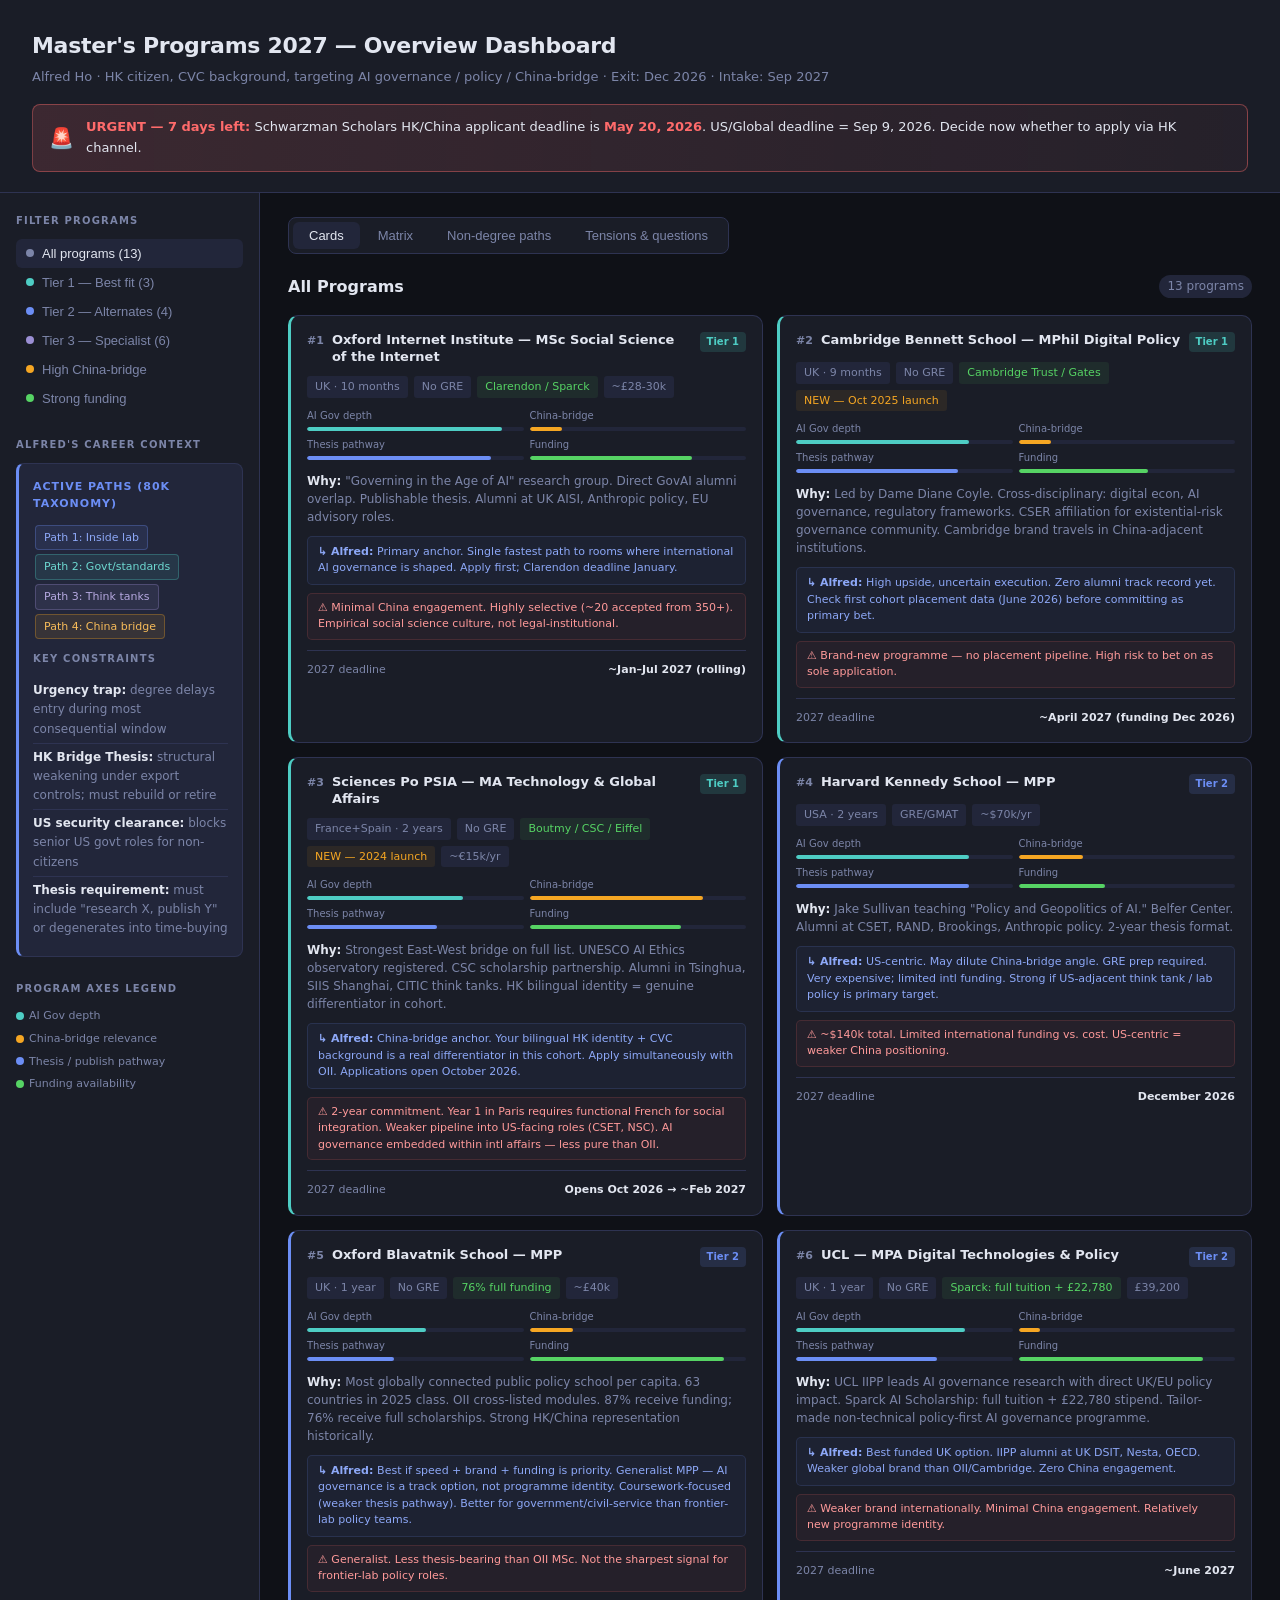
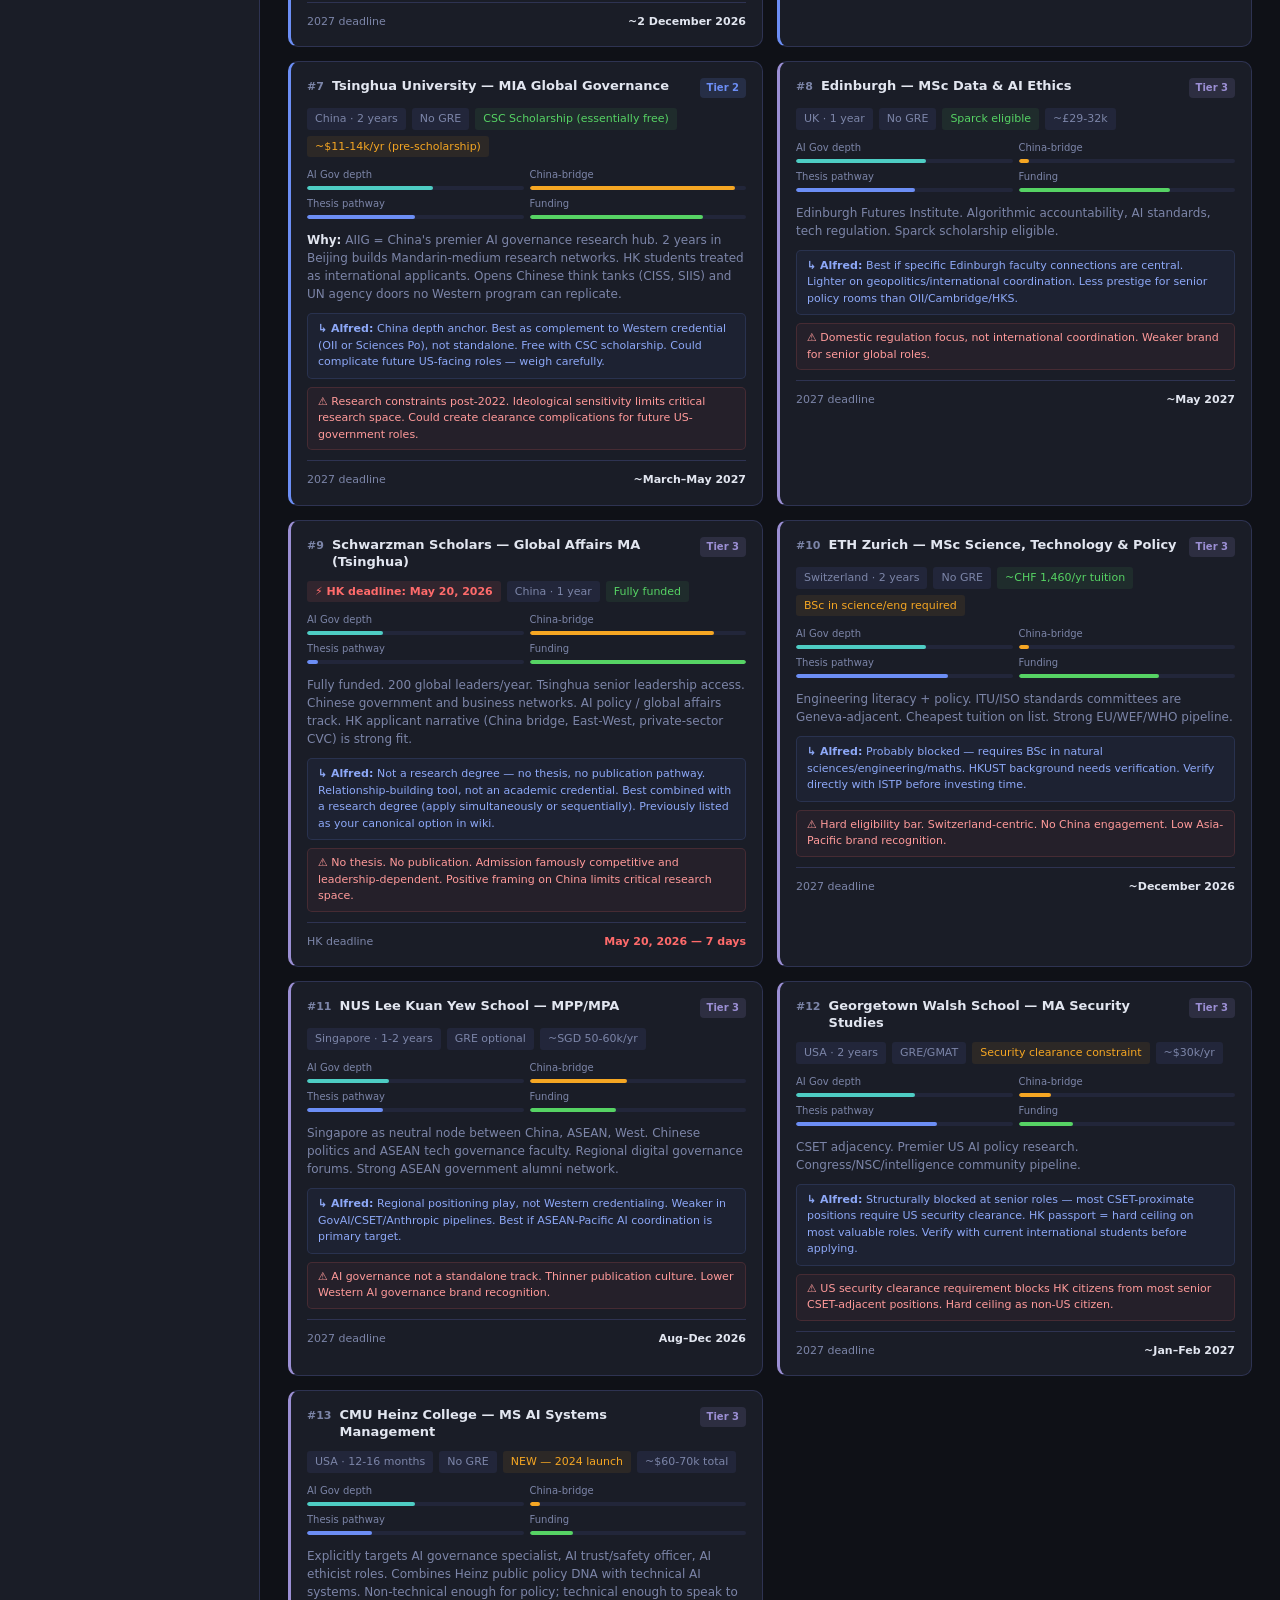
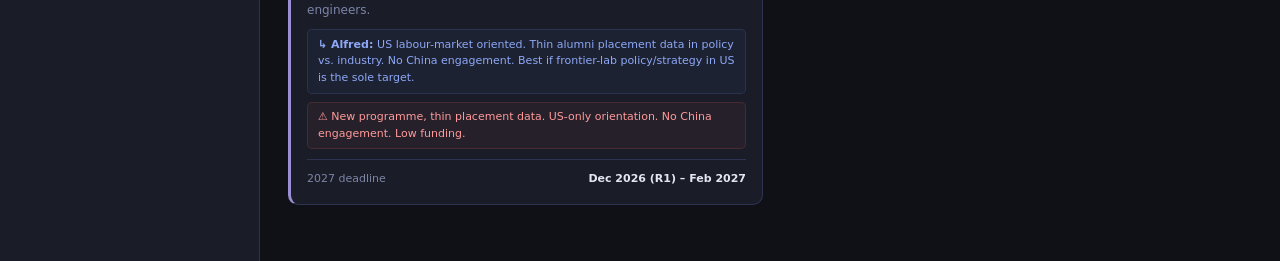
<file: sites/masters-programs-2027-overview/index.html>
<!DOCTYPE html>
<html lang="en">
<head>
<meta charset="UTF-8">
<meta name="viewport" content="width=device-width, initial-scale=1.0">
<title>Master's Programs 2027 — Alfred's Overview</title>
<style>
  :root {
    --bg: #0f1117;
    --surface: #1a1d27;
    --surface2: #22263a;
    --border: #2e3352;
    --accent: #6c8ef5;
    --accent2: #f5a623;
    --accent3: #4ecdc4;
    --danger: #ff6b6b;
    --text: #e2e6f0;
    --text-muted: #7c85a8;
    --tier1: #4ecdc4;
    --tier2: #6c8ef5;
    --tier3: #9b8fd4;
    --china-high: #f5a623;
    --china-med: #e8c96a;
    --china-low: #4a4f6a;
    --funded: #56d364;
  }
  * { box-sizing: border-box; margin: 0; padding: 0; }
  body { background: var(--bg); color: var(--text); font-family: 'Inter', 'Segoe UI', system-ui, sans-serif; font-size: 14px; line-height: 1.6; }

  /* Header */
  .header { padding: 28px 32px 20px; border-bottom: 1px solid var(--border); background: var(--surface); }
  .header h1 { font-size: 22px; font-weight: 700; color: var(--text); letter-spacing: -0.3px; }
  .header .subtitle { color: var(--text-muted); font-size: 13px; margin-top: 4px; }
  .urgent-banner { background: linear-gradient(90deg, rgba(255,107,107,0.15), rgba(255,107,107,0.05)); border: 1px solid rgba(255,107,107,0.4); border-radius: 8px; padding: 12px 16px; margin-top: 16px; display: flex; align-items: center; gap: 12px; }
  .urgent-banner .icon { font-size: 20px; }
  .urgent-banner strong { color: var(--danger); }
  .urgent-banner span { color: var(--text); font-size: 13px; }

  /* Layout */
  .main { display: grid; grid-template-columns: 260px 1fr; min-height: calc(100vh - 120px); }
  .sidebar { background: var(--surface); border-right: 1px solid var(--border); padding: 20px 16px; }
  .content { padding: 24px 28px; overflow-x: hidden; }

  /* Sidebar */
  .sidebar-section { margin-bottom: 24px; }
  .sidebar-label { font-size: 10px; font-weight: 700; letter-spacing: 1.2px; text-transform: uppercase; color: var(--text-muted); margin-bottom: 10px; }
  .filter-btn { display: flex; align-items: center; gap: 8px; padding: 7px 10px; border-radius: 6px; cursor: pointer; transition: background 0.15s; border: none; background: transparent; color: var(--text-muted); font-size: 13px; width: 100%; text-align: left; }
  .filter-btn:hover { background: var(--surface2); color: var(--text); }
  .filter-btn.active { background: var(--surface2); color: var(--text); }
  .filter-dot { width: 8px; height: 8px; border-radius: 50%; flex-shrink: 0; }
  .dot-all { background: var(--text-muted); }
  .dot-tier1 { background: var(--tier1); }
  .dot-tier2 { background: var(--tier2); }
  .dot-tier3 { background: var(--tier3); }
  .dot-china { background: var(--china-high); }
  .dot-funded { background: var(--funded); }
  .dot-nondegree { background: var(--accent2); }

  /* Alfred context box */
  .alfred-box { background: var(--surface2); border: 1px solid var(--border); border-left: 3px solid var(--accent); border-radius: 8px; padding: 14px; margin-bottom: 24px; }
  .alfred-box h3 { font-size: 11px; text-transform: uppercase; letter-spacing: 1px; color: var(--accent); margin-bottom: 10px; font-weight: 700; }
  .path-chip { display: inline-flex; align-items: center; gap: 5px; padding: 3px 8px; border-radius: 4px; font-size: 11px; margin: 2px; border: 1px solid; }
  .path-chip.p1 { background: rgba(108,142,245,0.1); border-color: rgba(108,142,245,0.3); color: #8da8f7; }
  .path-chip.p2 { background: rgba(78,205,196,0.1); border-color: rgba(78,205,196,0.3); color: #6dd8d0; }
  .path-chip.p3 { background: rgba(155,143,212,0.1); border-color: rgba(155,143,212,0.3); color: #b5a8e0; }
  .path-chip.p4 { background: rgba(245,166,35,0.1); border-color: rgba(245,166,35,0.3); color: #f7bc5a; }
  .tension-item { font-size: 12px; color: var(--text-muted); padding: 4px 0; border-bottom: 1px solid var(--border); }
  .tension-item:last-child { border-bottom: none; }
  .tension-item strong { color: var(--text); }

  /* Section headers */
  .section-header { display: flex; align-items: center; justify-content: space-between; margin-bottom: 16px; }
  .section-title { font-size: 16px; font-weight: 700; color: var(--text); }
  .section-count { font-size: 12px; color: var(--text-muted); background: var(--surface2); padding: 2px 8px; border-radius: 12px; }

  /* Program cards */
  .programs-grid { display: grid; grid-template-columns: repeat(auto-fill, minmax(320px, 1fr)); gap: 14px; margin-bottom: 32px; }
  .card { background: var(--surface); border: 1px solid var(--border); border-radius: 10px; padding: 16px; position: relative; transition: border-color 0.15s, transform 0.1s; cursor: default; }
  .card:hover { border-color: var(--accent); transform: translateY(-1px); }
  .card.tier1 { border-left: 3px solid var(--tier1); }
  .card.tier2 { border-left: 3px solid var(--tier2); }
  .card.tier3 { border-left: 3px solid var(--tier3); }
  .card.nondegree { border-left: 3px solid var(--accent2); }
  .card.hidden { display: none; }

  .card-header { display: flex; justify-content: space-between; align-items: flex-start; margin-bottom: 10px; gap: 8px; }
  .card-rank { font-size: 11px; color: var(--text-muted); font-weight: 700; flex-shrink: 0; }
  .card-name { font-size: 13px; font-weight: 700; color: var(--text); flex: 1; line-height: 1.3; }
  .tier-badge { font-size: 10px; padding: 2px 7px; border-radius: 4px; font-weight: 700; flex-shrink: 0; }
  .tier-badge.t1 { background: rgba(78,205,196,0.15); color: var(--tier1); }
  .tier-badge.t2 { background: rgba(108,142,245,0.15); color: var(--tier2); }
  .tier-badge.t3 { background: rgba(155,143,212,0.15); color: var(--tier3); }
  .tier-badge.nd { background: rgba(245,166,35,0.15); color: var(--accent2); }

  .card-meta { display: flex; flex-wrap: wrap; gap: 6px; margin-bottom: 10px; }
  .meta-pill { font-size: 11px; padding: 2px 8px; border-radius: 3px; background: var(--surface2); color: var(--text-muted); }
  .meta-pill.flag { color: var(--accent2); background: rgba(245,166,35,0.08); }
  .meta-pill.funded-yes { color: var(--funded); background: rgba(86,211,100,0.08); }
  .meta-pill.urgent { color: var(--danger); background: rgba(255,107,107,0.1); font-weight: 700; }

  .card-bars { display: grid; grid-template-columns: 1fr 1fr; gap: 6px; margin-bottom: 12px; }
  .bar-item { }
  .bar-label { font-size: 10px; color: var(--text-muted); margin-bottom: 3px; }
  .bar-track { height: 4px; background: var(--surface2); border-radius: 2px; overflow: hidden; }
  .bar-fill { height: 100%; border-radius: 2px; transition: width 0.3s; }
  .bar-aigov { background: var(--tier1); }
  .bar-china { background: var(--china-high); }
  .bar-thesis { background: var(--accent); }
  .bar-funding { background: var(--funded); }

  .card-why { font-size: 12px; color: var(--text-muted); line-height: 1.5; margin-bottom: 10px; }
  .card-why strong { color: var(--text); }

  .card-alfred { font-size: 11px; background: rgba(108,142,245,0.05); border: 1px solid rgba(108,142,245,0.15); border-radius: 5px; padding: 7px 10px; color: #8da8f7; line-height: 1.5; }
  .card-alfred::before { content: "↳ Alfred: "; font-weight: 700; }

  .card-downside { font-size: 11px; color: #ff9a9a; background: rgba(255,107,107,0.05); border: 1px solid rgba(255,107,107,0.15); border-radius: 5px; padding: 6px 10px; line-height: 1.5; margin-top: 8px; }
  .card-downside::before { content: "⚠ "; }

  .deadline-row { display: flex; justify-content: space-between; align-items: center; font-size: 11px; margin-top: 10px; padding-top: 10px; border-top: 1px solid var(--border); }
  .deadline-label { color: var(--text-muted); }
  .deadline-val { color: var(--text); font-weight: 600; }
  .deadline-val.urgent { color: var(--danger); }

  /* Decision matrix */
  .matrix-section { margin-bottom: 32px; }
  .matrix-table { width: 100%; border-collapse: collapse; font-size: 12px; }
  .matrix-table th { padding: 8px 10px; text-align: left; font-size: 10px; text-transform: uppercase; letter-spacing: 0.8px; color: var(--text-muted); background: var(--surface); border-bottom: 1px solid var(--border); white-space: nowrap; }
  .matrix-table td { padding: 8px 10px; border-bottom: 1px solid var(--border); vertical-align: middle; }
  .matrix-table tr:last-child td { border-bottom: none; }
  .matrix-table tr:hover td { background: var(--surface2); }
  .prog-name-cell { font-weight: 600; color: var(--text); max-width: 200px; }
  .prog-sub { font-size: 10px; color: var(--text-muted); font-weight: 400; }
  .dot-score { display: inline-flex; gap: 2px; }
  .dot-score span { width: 7px; height: 7px; border-radius: 50%; display: inline-block; }
  .ds-filled { background: var(--tier1); }
  .ds-half { background: var(--tier3); }
  .ds-empty { background: var(--border); }
  .yes-badge { color: var(--funded); font-weight: 600; }
  .no-badge { color: var(--text-muted); }
  .partial-badge { color: var(--accent2); }
  .na-badge { color: var(--border); }
  .tier-tag { font-size: 10px; padding: 1px 6px; border-radius: 3px; font-weight: 700; }

  /* Non-degree section */
  .nondegree-grid { display: grid; grid-template-columns: repeat(auto-fill, minmax(280px, 1fr)); gap: 12px; margin-bottom: 32px; }
  .nd-card { background: var(--surface); border: 1px solid var(--border); border-left: 3px solid var(--accent2); border-radius: 10px; padding: 14px; }
  .nd-card h4 { font-size: 13px; font-weight: 700; color: var(--text); margin-bottom: 6px; }
  .nd-card .nd-meta { font-size: 11px; color: var(--text-muted); margin-bottom: 8px; }
  .nd-roibar { display: flex; align-items: center; gap: 8px; margin-bottom: 8px; }
  .nd-roibar span { font-size: 10px; color: var(--text-muted); width: 40px; }
  .nd-roibar .roi-track { flex: 1; height: 4px; background: var(--surface2); border-radius: 2px; overflow: hidden; }
  .nd-roibar .roi-fill { height: 100%; border-radius: 2px; background: var(--accent2); }
  .nd-note { font-size: 11px; color: var(--text-muted); }
  .nd-highlight { color: var(--funded); font-weight: 600; }

  /* Tensions */
  .tensions-section { margin-bottom: 32px; }
  .tension-grid { display: grid; grid-template-columns: repeat(auto-fill, minmax(260px, 1fr)); gap: 12px; }
  .tension-card { background: var(--surface); border: 1px solid var(--border); border-radius: 8px; padding: 14px; }
  .tension-card h4 { font-size: 12px; font-weight: 700; color: var(--accent2); margin-bottom: 8px; }
  .tension-card p { font-size: 12px; color: var(--text-muted); line-height: 1.5; }
  .tension-card p strong { color: var(--text); }

  /* Open questions */
  .questions-list { list-style: none; }
  .questions-list li { padding: 10px 14px; border-left: 2px solid var(--accent); margin-bottom: 8px; background: var(--surface); border-radius: 0 6px 6px 0; font-size: 13px; color: var(--text-muted); }
  .questions-list li strong { color: var(--text); display: block; margin-bottom: 2px; }

  /* Legend */
  .legend { display: flex; flex-wrap: wrap; gap: 14px; margin-bottom: 16px; }
  .legend-item { display: flex; align-items: center; gap: 5px; font-size: 11px; color: var(--text-muted); }
  .legend-dot { width: 8px; height: 8px; border-radius: 50%; }

  /* Tabs */
  .tabs { display: flex; gap: 2px; margin-bottom: 20px; background: var(--surface); padding: 4px; border-radius: 8px; border: 1px solid var(--border); width: fit-content; }
  .tab { padding: 6px 16px; border-radius: 6px; cursor: pointer; font-size: 13px; color: var(--text-muted); border: none; background: transparent; transition: 0.15s; }
  .tab.active { background: var(--surface2); color: var(--text); }
  .tab:hover:not(.active) { color: var(--text); }

  .view { display: none; }
  .view.active { display: block; }

  /* Scrollbar */
  ::-webkit-scrollbar { width: 6px; }
  ::-webkit-scrollbar-track { background: var(--bg); }
  ::-webkit-scrollbar-thumb { background: var(--border); border-radius: 3px; }
</style>
</head>
<body>

<div class="header">
  <h1>Master's Programs 2027 — Overview Dashboard</h1>
  <div class="subtitle">Alfred Ho &middot; HK citizen, CVC background, targeting AI governance / policy / China-bridge &middot; Exit: Dec 2026 &middot; Intake: Sep 2027</div>
  <div class="urgent-banner">
    <div class="icon">🚨</div>
    <span><strong>URGENT — 7 days left:</strong> Schwarzman Scholars HK/China applicant deadline is <strong>May 20, 2026</strong>. US/Global deadline = Sep 9, 2026. Decide now whether to apply via HK channel.</span>
  </div>
</div>

<div class="main">
  <div class="sidebar">
    <div class="sidebar-section">
      <div class="sidebar-label">Filter Programs</div>
      <button class="filter-btn active" onclick="filterCards('all', this)"><span class="filter-dot dot-all"></span>All programs (13)</button>
      <button class="filter-btn" onclick="filterCards('tier1', this)"><span class="filter-dot dot-tier1"></span>Tier 1 — Best fit (3)</button>
      <button class="filter-btn" onclick="filterCards('tier2', this)"><span class="filter-dot dot-tier2"></span>Tier 2 — Alternates (4)</button>
      <button class="filter-btn" onclick="filterCards('tier3', this)"><span class="filter-dot dot-tier3"></span>Tier 3 — Specialist (6)</button>
      <button class="filter-btn" onclick="filterCards('china', this)"><span class="filter-dot dot-china"></span>High China-bridge</button>
      <button class="filter-btn" onclick="filterCards('funded', this)"><span class="filter-dot dot-funded"></span>Strong funding</button>
    </div>

    <div class="sidebar-section">
      <div class="sidebar-label">Alfred's Career Context</div>
      <div class="alfred-box">
        <h3>Active Paths (80K taxonomy)</h3>
        <div style="margin-bottom:10px">
          <div class="path-chip p1">Path 1: Inside lab</div>
          <div class="path-chip p2">Path 2: Govt/standards</div>
          <div class="path-chip p3">Path 3: Think tanks</div>
          <div class="path-chip p4">Path 4: China bridge</div>
        </div>
        <div class="sidebar-label" style="margin-top:8px">Key constraints</div>
        <div class="tension-item"><strong>Urgency trap:</strong> degree delays entry during most consequential window</div>
        <div class="tension-item"><strong>HK Bridge Thesis:</strong> structural weakening under export controls; must rebuild or retire</div>
        <div class="tension-item"><strong>US security clearance:</strong> blocks senior US govt roles for non-citizens</div>
        <div class="tension-item"><strong>Thesis requirement:</strong> must include "research X, publish Y" or degenerates into time-buying</div>
      </div>
    </div>

    <div class="sidebar-section">
      <div class="sidebar-label">Program Axes Legend</div>
      <div style="display:flex;flex-direction:column;gap:5px">
        <div class="legend-item"><div class="legend-dot" style="background:var(--tier1)"></div>AI Gov depth</div>
        <div class="legend-item"><div class="legend-dot" style="background:var(--china-high)"></div>China-bridge relevance</div>
        <div class="legend-item"><div class="legend-dot" style="background:var(--accent)"></div>Thesis / publish pathway</div>
        <div class="legend-item"><div class="legend-dot" style="background:var(--funded)"></div>Funding availability</div>
      </div>
    </div>
  </div>

  <div class="content">
    <div class="tabs">
      <button class="tab active" onclick="switchView('cards', this)">Cards</button>
      <button class="tab" onclick="switchView('matrix', this)">Matrix</button>
      <button class="tab" onclick="switchView('nondegree', this)">Non-degree paths</button>
      <button class="tab" onclick="switchView('tensions', this)">Tensions &amp; questions</button>
    </div>

    <!-- CARDS VIEW -->
    <div id="view-cards" class="view active">
      <div class="section-header">
        <div class="section-title">All Programs</div>
        <div class="section-count" id="card-count">13 programs</div>
      </div>

      <div class="programs-grid" id="programs-grid">

        <!-- TIER 1 -->

        <div class="card tier1" data-tier="tier1" data-china="low" data-funded="yes">
          <div class="card-header">
            <div class="card-rank">#1</div>
            <div class="card-name">Oxford Internet Institute — MSc Social Science of the Internet</div>
            <div class="tier-badge t1">Tier 1</div>
          </div>
          <div class="card-meta">
            <span class="meta-pill">UK &middot; 10 months</span>
            <span class="meta-pill">No GRE</span>
            <span class="meta-pill funded-yes">Clarendon / Sparck</span>
            <span class="meta-pill">~£28-30k</span>
          </div>
          <div class="card-bars">
            <div class="bar-item">
              <div class="bar-label">AI Gov depth</div>
              <div class="bar-track"><div class="bar-fill bar-aigov" style="width:90%"></div></div>
            </div>
            <div class="bar-item">
              <div class="bar-label">China-bridge</div>
              <div class="bar-track"><div class="bar-fill bar-china" style="width:15%"></div></div>
            </div>
            <div class="bar-item">
              <div class="bar-label">Thesis pathway</div>
              <div class="bar-track"><div class="bar-fill bar-thesis" style="width:85%"></div></div>
            </div>
            <div class="bar-item">
              <div class="bar-label">Funding</div>
              <div class="bar-track"><div class="bar-fill bar-funding" style="width:75%"></div></div>
            </div>
          </div>
          <div class="card-why"><strong>Why:</strong> "Governing in the Age of AI" research group. Direct GovAI alumni overlap. Publishable thesis. Alumni at UK AISI, Anthropic policy, EU advisory roles.</div>
          <div class="card-alfred">Primary anchor. Single fastest path to rooms where international AI governance is shaped. Apply first; Clarendon deadline January.</div>
          <div class="card-downside">Minimal China engagement. Highly selective (~20 accepted from 350+). Empirical social science culture, not legal-institutional.</div>
          <div class="deadline-row"><span class="deadline-label">2027 deadline</span><span class="deadline-val">~Jan–Jul 2027 (rolling)</span></div>
        </div>

        <div class="card tier1" data-tier="tier1" data-china="low" data-funded="partial">
          <div class="card-header">
            <div class="card-rank">#2</div>
            <div class="card-name">Cambridge Bennett School — MPhil Digital Policy</div>
            <div class="tier-badge t1">Tier 1</div>
          </div>
          <div class="card-meta">
            <span class="meta-pill">UK &middot; 9 months</span>
            <span class="meta-pill">No GRE</span>
            <span class="meta-pill funded-yes">Cambridge Trust / Gates</span>
            <span class="meta-pill flag">NEW — Oct 2025 launch</span>
          </div>
          <div class="card-bars">
            <div class="bar-item">
              <div class="bar-label">AI Gov depth</div>
              <div class="bar-track"><div class="bar-fill bar-aigov" style="width:80%"></div></div>
            </div>
            <div class="bar-item">
              <div class="bar-label">China-bridge</div>
              <div class="bar-track"><div class="bar-fill bar-china" style="width:15%"></div></div>
            </div>
            <div class="bar-item">
              <div class="bar-label">Thesis pathway</div>
              <div class="bar-track"><div class="bar-fill bar-thesis" style="width:75%"></div></div>
            </div>
            <div class="bar-item">
              <div class="bar-label">Funding</div>
              <div class="bar-track"><div class="bar-fill bar-funding" style="width:60%"></div></div>
            </div>
          </div>
          <div class="card-why"><strong>Why:</strong> Led by Dame Diane Coyle. Cross-disciplinary: digital econ, AI governance, regulatory frameworks. CSER affiliation for existential-risk governance community. Cambridge brand travels in China-adjacent institutions.</div>
          <div class="card-alfred">High upside, uncertain execution. Zero alumni track record yet. Check first cohort placement data (June 2026) before committing as primary bet.</div>
          <div class="card-downside">Brand-new programme — no placement pipeline. High risk to bet on as sole application.</div>
          <div class="deadline-row"><span class="deadline-label">2027 deadline</span><span class="deadline-val">~April 2027 (funding Dec 2026)</span></div>
        </div>

        <div class="card tier1" data-tier="tier1" data-china="high" data-funded="yes">
          <div class="card-header">
            <div class="card-rank">#3</div>
            <div class="card-name">Sciences Po PSIA — MA Technology &amp; Global Affairs</div>
            <div class="tier-badge t1">Tier 1</div>
          </div>
          <div class="card-meta">
            <span class="meta-pill">France+Spain &middot; 2 years</span>
            <span class="meta-pill">No GRE</span>
            <span class="meta-pill funded-yes">Boutmy / CSC / Eiffel</span>
            <span class="meta-pill flag">NEW — 2024 launch</span>
            <span class="meta-pill">~€15k/yr</span>
          </div>
          <div class="card-bars">
            <div class="bar-item">
              <div class="bar-label">AI Gov depth</div>
              <div class="bar-track"><div class="bar-fill bar-aigov" style="width:72%"></div></div>
            </div>
            <div class="bar-item">
              <div class="bar-label">China-bridge</div>
              <div class="bar-track"><div class="bar-fill bar-china" style="width:80%"></div></div>
            </div>
            <div class="bar-item">
              <div class="bar-label">Thesis pathway</div>
              <div class="bar-track"><div class="bar-fill bar-thesis" style="width:60%"></div></div>
            </div>
            <div class="bar-item">
              <div class="bar-label">Funding</div>
              <div class="bar-track"><div class="bar-fill bar-funding" style="width:70%"></div></div>
            </div>
          </div>
          <div class="card-why"><strong>Why:</strong> Strongest East-West bridge on full list. UNESCO AI Ethics observatory registered. CSC scholarship partnership. Alumni in Tsinghua, SIIS Shanghai, CITIC think tanks. HK bilingual identity = genuine differentiator in cohort.</div>
          <div class="card-alfred">China-bridge anchor. Your bilingual HK identity + CVC background is a real differentiator in this cohort. Apply simultaneously with OII. Applications open October 2026.</div>
          <div class="card-downside">2-year commitment. Year 1 in Paris requires functional French for social integration. Weaker pipeline into US-facing roles (CSET, NSC). AI governance embedded within intl affairs — less pure than OII.</div>
          <div class="deadline-row"><span class="deadline-label">2027 deadline</span><span class="deadline-val">Opens Oct 2026 &rarr; ~Feb 2027</span></div>
        </div>

        <!-- TIER 2 -->

        <div class="card tier2" data-tier="tier2" data-china="low" data-funded="partial">
          <div class="card-header">
            <div class="card-rank">#4</div>
            <div class="card-name">Harvard Kennedy School — MPP</div>
            <div class="tier-badge t2">Tier 2</div>
          </div>
          <div class="card-meta">
            <span class="meta-pill">USA &middot; 2 years</span>
            <span class="meta-pill">GRE/GMAT</span>
            <span class="meta-pill">~$70k/yr</span>
          </div>
          <div class="card-bars">
            <div class="bar-item">
              <div class="bar-label">AI Gov depth</div>
              <div class="bar-track"><div class="bar-fill bar-aigov" style="width:80%"></div></div>
            </div>
            <div class="bar-item">
              <div class="bar-label">China-bridge</div>
              <div class="bar-track"><div class="bar-fill bar-china" style="width:30%"></div></div>
            </div>
            <div class="bar-item">
              <div class="bar-label">Thesis pathway</div>
              <div class="bar-track"><div class="bar-fill bar-thesis" style="width:80%"></div></div>
            </div>
            <div class="bar-item">
              <div class="bar-label">Funding</div>
              <div class="bar-track"><div class="bar-fill bar-funding" style="width:40%"></div></div>
            </div>
          </div>
          <div class="card-why"><strong>Why:</strong> Jake Sullivan teaching "Policy and Geopolitics of AI." Belfer Center. Alumni at CSET, RAND, Brookings, Anthropic policy. 2-year thesis format.</div>
          <div class="card-alfred">US-centric. May dilute China-bridge angle. GRE prep required. Very expensive; limited intl funding. Strong if US-adjacent think tank / lab policy is primary target.</div>
          <div class="card-downside">~$140k total. Limited international funding vs. cost. US-centric = weaker China positioning.</div>
          <div class="deadline-row"><span class="deadline-label">2027 deadline</span><span class="deadline-val">December 2026</span></div>
        </div>

        <div class="card tier2" data-tier="tier2" data-china="low" data-funded="yes">
          <div class="card-header">
            <div class="card-rank">#5</div>
            <div class="card-name">Oxford Blavatnik School — MPP</div>
            <div class="tier-badge t2">Tier 2</div>
          </div>
          <div class="card-meta">
            <span class="meta-pill">UK &middot; 1 year</span>
            <span class="meta-pill">No GRE</span>
            <span class="meta-pill funded-yes">76% full funding</span>
            <span class="meta-pill">~£40k</span>
          </div>
          <div class="card-bars">
            <div class="bar-item">
              <div class="bar-label">AI Gov depth</div>
              <div class="bar-track"><div class="bar-fill bar-aigov" style="width:55%"></div></div>
            </div>
            <div class="bar-item">
              <div class="bar-label">China-bridge</div>
              <div class="bar-track"><div class="bar-fill bar-china" style="width:20%"></div></div>
            </div>
            <div class="bar-item">
              <div class="bar-label">Thesis pathway</div>
              <div class="bar-track"><div class="bar-fill bar-thesis" style="width:40%"></div></div>
            </div>
            <div class="bar-item">
              <div class="bar-label">Funding</div>
              <div class="bar-track"><div class="bar-fill bar-funding" style="width:90%"></div></div>
            </div>
          </div>
          <div class="card-why"><strong>Why:</strong> Most globally connected public policy school per capita. 63 countries in 2025 class. OII cross-listed modules. 87% receive funding; 76% receive full scholarships. Strong HK/China representation historically.</div>
          <div class="card-alfred">Best if speed + brand + funding is priority. Generalist MPP — AI governance is a track option, not programme identity. Coursework-focused (weaker thesis pathway). Better for government/civil-service than frontier-lab policy teams.</div>
          <div class="card-downside">Generalist. Less thesis-bearing than OII MSc. Not the sharpest signal for frontier-lab policy roles.</div>
          <div class="deadline-row"><span class="deadline-label">2027 deadline</span><span class="deadline-val">~2 December 2026</span></div>
        </div>

        <div class="card tier2" data-tier="tier2" data-china="low" data-funded="yes">
          <div class="card-header">
            <div class="card-rank">#6</div>
            <div class="card-name">UCL — MPA Digital Technologies &amp; Policy</div>
            <div class="tier-badge t2">Tier 2</div>
          </div>
          <div class="card-meta">
            <span class="meta-pill">UK &middot; 1 year</span>
            <span class="meta-pill">No GRE</span>
            <span class="meta-pill funded-yes">Sparck: full tuition + £22,780</span>
            <span class="meta-pill">£39,200</span>
          </div>
          <div class="card-bars">
            <div class="bar-item">
              <div class="bar-label">AI Gov depth</div>
              <div class="bar-track"><div class="bar-fill bar-aigov" style="width:78%"></div></div>
            </div>
            <div class="bar-item">
              <div class="bar-label">China-bridge</div>
              <div class="bar-track"><div class="bar-fill bar-china" style="width:10%"></div></div>
            </div>
            <div class="bar-item">
              <div class="bar-label">Thesis pathway</div>
              <div class="bar-track"><div class="bar-fill bar-thesis" style="width:65%"></div></div>
            </div>
            <div class="bar-item">
              <div class="bar-label">Funding</div>
              <div class="bar-track"><div class="bar-fill bar-funding" style="width:85%"></div></div>
            </div>
          </div>
          <div class="card-why"><strong>Why:</strong> UCL IIPP leads AI governance research with direct UK/EU policy impact. Sparck AI Scholarship: full tuition + £22,780 stipend. Tailor-made non-technical policy-first AI governance programme.</div>
          <div class="card-alfred">Best funded UK option. IIPP alumni at UK DSIT, Nesta, OECD. Weaker global brand than OII/Cambridge. Zero China engagement.</div>
          <div class="card-downside">Weaker brand internationally. Minimal China engagement. Relatively new programme identity.</div>
          <div class="deadline-row"><span class="deadline-label">2027 deadline</span><span class="deadline-val">~June 2027</span></div>
        </div>

        <div class="card tier2" data-tier="tier2" data-china="high" data-funded="yes">
          <div class="card-header">
            <div class="card-rank">#7</div>
            <div class="card-name">Tsinghua University — MIA Global Governance</div>
            <div class="tier-badge t2">Tier 2</div>
          </div>
          <div class="card-meta">
            <span class="meta-pill">China &middot; 2 years</span>
            <span class="meta-pill">No GRE</span>
            <span class="meta-pill funded-yes">CSC Scholarship (essentially free)</span>
            <span class="meta-pill flag">~$11-14k/yr (pre-scholarship)</span>
          </div>
          <div class="card-bars">
            <div class="bar-item">
              <div class="bar-label">AI Gov depth</div>
              <div class="bar-track"><div class="bar-fill bar-aigov" style="width:58%"></div></div>
            </div>
            <div class="bar-item">
              <div class="bar-label">China-bridge</div>
              <div class="bar-track"><div class="bar-fill bar-china" style="width:95%"></div></div>
            </div>
            <div class="bar-item">
              <div class="bar-label">Thesis pathway</div>
              <div class="bar-track"><div class="bar-fill bar-thesis" style="width:50%"></div></div>
            </div>
            <div class="bar-item">
              <div class="bar-label">Funding</div>
              <div class="bar-track"><div class="bar-fill bar-funding" style="width:80%"></div></div>
            </div>
          </div>
          <div class="card-why"><strong>Why:</strong> AIIG = China's premier AI governance research hub. 2 years in Beijing builds Mandarin-medium research networks. HK students treated as international applicants. Opens Chinese think tanks (CISS, SIIS) and UN agency doors no Western program can replicate.</div>
          <div class="card-alfred">China depth anchor. Best as complement to Western credential (OII or Sciences Po), not standalone. Free with CSC scholarship. Could complicate future US-facing roles — weigh carefully.</div>
          <div class="card-downside">Research constraints post-2022. Ideological sensitivity limits critical research space. Could create clearance complications for future US-government roles.</div>
          <div class="deadline-row"><span class="deadline-label">2027 deadline</span><span class="deadline-val">~March–May 2027</span></div>
        </div>

        <!-- TIER 3 -->

        <div class="card tier3" data-tier="tier3" data-china="low" data-funded="yes">
          <div class="card-header">
            <div class="card-rank">#8</div>
            <div class="card-name">Edinburgh — MSc Data &amp; AI Ethics</div>
            <div class="tier-badge t3">Tier 3</div>
          </div>
          <div class="card-meta">
            <span class="meta-pill">UK &middot; 1 year</span>
            <span class="meta-pill">No GRE</span>
            <span class="meta-pill funded-yes">Sparck eligible</span>
            <span class="meta-pill">~£29-32k</span>
          </div>
          <div class="card-bars">
            <div class="bar-item">
              <div class="bar-label">AI Gov depth</div>
              <div class="bar-track"><div class="bar-fill bar-aigov" style="width:60%"></div></div>
            </div>
            <div class="bar-item">
              <div class="bar-label">China-bridge</div>
              <div class="bar-track"><div class="bar-fill bar-china" style="width:5%"></div></div>
            </div>
            <div class="bar-item">
              <div class="bar-label">Thesis pathway</div>
              <div class="bar-track"><div class="bar-fill bar-thesis" style="width:55%"></div></div>
            </div>
            <div class="bar-item">
              <div class="bar-label">Funding</div>
              <div class="bar-track"><div class="bar-fill bar-funding" style="width:70%"></div></div>
            </div>
          </div>
          <div class="card-why">Edinburgh Futures Institute. Algorithmic accountability, AI standards, tech regulation. Sparck scholarship eligible.</div>
          <div class="card-alfred">Best if specific Edinburgh faculty connections are central. Lighter on geopolitics/international coordination. Less prestige for senior policy rooms than OII/Cambridge/HKS.</div>
          <div class="card-downside">Domestic regulation focus, not international coordination. Weaker brand for senior global roles.</div>
          <div class="deadline-row"><span class="deadline-label">2027 deadline</span><span class="deadline-val">~May 2027</span></div>
        </div>

        <div class="card tier3" data-tier="tier3" data-china="high" data-funded="yes">
          <div class="card-header">
            <div class="card-rank">#9</div>
            <div class="card-name">Schwarzman Scholars — Global Affairs MA (Tsinghua)</div>
            <div class="tier-badge t3">Tier 3</div>
          </div>
          <div class="card-meta">
            <span class="meta-pill urgent">⚡ HK deadline: May 20, 2026</span>
            <span class="meta-pill">China &middot; 1 year</span>
            <span class="meta-pill funded-yes">Fully funded</span>
          </div>
          <div class="card-bars">
            <div class="bar-item">
              <div class="bar-label">AI Gov depth</div>
              <div class="bar-track"><div class="bar-fill bar-aigov" style="width:35%"></div></div>
            </div>
            <div class="bar-item">
              <div class="bar-label">China-bridge</div>
              <div class="bar-track"><div class="bar-fill bar-china" style="width:85%"></div></div>
            </div>
            <div class="bar-item">
              <div class="bar-label">Thesis pathway</div>
              <div class="bar-track"><div class="bar-fill bar-thesis" style="width:5%"></div></div>
            </div>
            <div class="bar-item">
              <div class="bar-label">Funding</div>
              <div class="bar-track"><div class="bar-fill bar-funding" style="width:100%"></div></div>
            </div>
          </div>
          <div class="card-why">Fully funded. 200 global leaders/year. Tsinghua senior leadership access. Chinese government and business networks. AI policy / global affairs track. HK applicant narrative (China bridge, East-West, private-sector CVC) is strong fit.</div>
          <div class="card-alfred">Not a research degree — no thesis, no publication pathway. Relationship-building tool, not an academic credential. Best combined with a research degree (apply simultaneously or sequentially). Previously listed as your canonical option in wiki.</div>
          <div class="card-downside">No thesis. No publication. Admission famously competitive and leadership-dependent. Positive framing on China limits critical research space.</div>
          <div class="deadline-row"><span class="deadline-label">HK deadline</span><span class="deadline-val urgent">May 20, 2026 — 7 days</span></div>
        </div>

        <div class="card tier3" data-tier="tier3" data-china="low" data-funded="partial">
          <div class="card-header">
            <div class="card-rank">#10</div>
            <div class="card-name">ETH Zurich — MSc Science, Technology &amp; Policy</div>
            <div class="tier-badge t3">Tier 3</div>
          </div>
          <div class="card-meta">
            <span class="meta-pill">Switzerland &middot; 2 years</span>
            <span class="meta-pill">No GRE</span>
            <span class="meta-pill funded-yes">~CHF 1,460/yr tuition</span>
            <span class="meta-pill flag">BSc in science/eng required</span>
          </div>
          <div class="card-bars">
            <div class="bar-item">
              <div class="bar-label">AI Gov depth</div>
              <div class="bar-track"><div class="bar-fill bar-aigov" style="width:60%"></div></div>
            </div>
            <div class="bar-item">
              <div class="bar-label">China-bridge</div>
              <div class="bar-track"><div class="bar-fill bar-china" style="width:5%"></div></div>
            </div>
            <div class="bar-item">
              <div class="bar-label">Thesis pathway</div>
              <div class="bar-track"><div class="bar-fill bar-thesis" style="width:70%"></div></div>
            </div>
            <div class="bar-item">
              <div class="bar-label">Funding</div>
              <div class="bar-track"><div class="bar-fill bar-funding" style="width:65%"></div></div>
            </div>
          </div>
          <div class="card-why">Engineering literacy + policy. ITU/ISO standards committees are Geneva-adjacent. Cheapest tuition on list. Strong EU/WEF/WHO pipeline.</div>
          <div class="card-alfred">Probably blocked — requires BSc in natural sciences/engineering/maths. HKUST background needs verification. Verify directly with ISTP before investing time.</div>
          <div class="card-downside">Hard eligibility bar. Switzerland-centric. No China engagement. Low Asia-Pacific brand recognition.</div>
          <div class="deadline-row"><span class="deadline-label">2027 deadline</span><span class="deadline-val">~December 2026</span></div>
        </div>

        <div class="card tier3" data-tier="tier3" data-china="low" data-funded="partial">
          <div class="card-header">
            <div class="card-rank">#11</div>
            <div class="card-name">NUS Lee Kuan Yew School — MPP/MPA</div>
            <div class="tier-badge t3">Tier 3</div>
          </div>
          <div class="card-meta">
            <span class="meta-pill">Singapore &middot; 1-2 years</span>
            <span class="meta-pill">GRE optional</span>
            <span class="meta-pill">~SGD 50-60k/yr</span>
          </div>
          <div class="card-bars">
            <div class="bar-item">
              <div class="bar-label">AI Gov depth</div>
              <div class="bar-track"><div class="bar-fill bar-aigov" style="width:38%"></div></div>
            </div>
            <div class="bar-item">
              <div class="bar-label">China-bridge</div>
              <div class="bar-track"><div class="bar-fill bar-china" style="width:45%"></div></div>
            </div>
            <div class="bar-item">
              <div class="bar-label">Thesis pathway</div>
              <div class="bar-track"><div class="bar-fill bar-thesis" style="width:35%"></div></div>
            </div>
            <div class="bar-item">
              <div class="bar-label">Funding</div>
              <div class="bar-track"><div class="bar-fill bar-funding" style="width:40%"></div></div>
            </div>
          </div>
          <div class="card-why">Singapore as neutral node between China, ASEAN, West. Chinese politics and ASEAN tech governance faculty. Regional digital governance forums. Strong ASEAN government alumni network.</div>
          <div class="card-alfred">Regional positioning play, not Western credentialing. Weaker in GovAI/CSET/Anthropic pipelines. Best if ASEAN-Pacific AI coordination is primary target.</div>
          <div class="card-downside">AI governance not a standalone track. Thinner publication culture. Lower Western AI governance brand recognition.</div>
          <div class="deadline-row"><span class="deadline-label">2027 deadline</span><span class="deadline-val">Aug–Dec 2026</span></div>
        </div>

        <div class="card tier3" data-tier="tier3" data-china="low" data-funded="partial">
          <div class="card-header">
            <div class="card-rank">#12</div>
            <div class="card-name">Georgetown Walsh School — MA Security Studies</div>
            <div class="tier-badge t3">Tier 3</div>
          </div>
          <div class="card-meta">
            <span class="meta-pill">USA &middot; 2 years</span>
            <span class="meta-pill">GRE/GMAT</span>
            <span class="meta-pill flag">Security clearance constraint</span>
            <span class="meta-pill">~$30k/yr</span>
          </div>
          <div class="card-bars">
            <div class="bar-item">
              <div class="bar-label">AI Gov depth</div>
              <div class="bar-track"><div class="bar-fill bar-aigov" style="width:55%"></div></div>
            </div>
            <div class="bar-item">
              <div class="bar-label">China-bridge</div>
              <div class="bar-track"><div class="bar-fill bar-china" style="width:15%"></div></div>
            </div>
            <div class="bar-item">
              <div class="bar-label">Thesis pathway</div>
              <div class="bar-track"><div class="bar-fill bar-thesis" style="width:65%"></div></div>
            </div>
            <div class="bar-item">
              <div class="bar-label">Funding</div>
              <div class="bar-track"><div class="bar-fill bar-funding" style="width:25%"></div></div>
            </div>
          </div>
          <div class="card-why">CSET adjacency. Premier US AI policy research. Congress/NSC/intelligence community pipeline.</div>
          <div class="card-alfred">Structurally blocked at senior roles — most CSET-proximate positions require US security clearance. HK passport = hard ceiling on most valuable roles. Verify with current international students before applying.</div>
          <div class="card-downside">US security clearance requirement blocks HK citizens from most senior CSET-adjacent positions. Hard ceiling as non-US citizen.</div>
          <div class="deadline-row"><span class="deadline-label">2027 deadline</span><span class="deadline-val">~Jan–Feb 2027</span></div>
        </div>

        <div class="card tier3" data-tier="tier3" data-china="low" data-funded="partial">
          <div class="card-header">
            <div class="card-rank">#13</div>
            <div class="card-name">CMU Heinz College — MS AI Systems Management</div>
            <div class="tier-badge t3">Tier 3</div>
          </div>
          <div class="card-meta">
            <span class="meta-pill">USA &middot; 12-16 months</span>
            <span class="meta-pill">No GRE</span>
            <span class="meta-pill flag">NEW — 2024 launch</span>
            <span class="meta-pill">~$60-70k total</span>
          </div>
          <div class="card-bars">
            <div class="bar-item">
              <div class="bar-label">AI Gov depth</div>
              <div class="bar-track"><div class="bar-fill bar-aigov" style="width:50%"></div></div>
            </div>
            <div class="bar-item">
              <div class="bar-label">China-bridge</div>
              <div class="bar-track"><div class="bar-fill bar-china" style="width:5%"></div></div>
            </div>
            <div class="bar-item">
              <div class="bar-label">Thesis pathway</div>
              <div class="bar-track"><div class="bar-fill bar-thesis" style="width:30%"></div></div>
            </div>
            <div class="bar-item">
              <div class="bar-label">Funding</div>
              <div class="bar-track"><div class="bar-fill bar-funding" style="width:20%"></div></div>
            </div>
          </div>
          <div class="card-why">Explicitly targets AI governance specialist, AI trust/safety officer, AI ethicist roles. Combines Heinz public policy DNA with technical AI systems. Non-technical enough for policy; technical enough to speak to engineers.</div>
          <div class="card-alfred">US labour-market oriented. Thin alumni placement data in policy vs. industry. No China engagement. Best if frontier-lab policy/strategy in US is the sole target.</div>
          <div class="card-downside">New programme, thin placement data. US-only orientation. No China engagement. Low funding.</div>
          <div class="deadline-row"><span class="deadline-label">2027 deadline</span><span class="deadline-val">Dec 2026 (R1) – Feb 2027</span></div>
        </div>

      </div>
    </div>

    <!-- MATRIX VIEW -->
    <div id="view-matrix" class="view">
      <div class="section-header">
        <div class="section-title">Decision Matrix</div>
        <div class="section-count">13 programs</div>
      </div>
      <div style="overflow-x:auto">
        <table class="matrix-table">
          <thead>
            <tr>
              <th>#</th>
              <th>Program</th>
              <th>Country</th>
              <th>Duration</th>
              <th>AI Gov</th>
              <th>China</th>
              <th>Thesis</th>
              <th>Funding</th>
              <th>GRE</th>
              <th>Clearance risk</th>
              <th>HK Open</th>
              <th>Tier</th>
            </tr>
          </thead>
          <tbody>
            <tr>
              <td>1</td>
              <td class="prog-name-cell">Oxford OII MSc<div class="prog-sub">Social Science of the Internet</div></td>
              <td>UK</td>
              <td>10 mo</td>
              <td><div class="dot-score"><span class="ds-filled"></span><span class="ds-filled"></span><span class="ds-filled"></span><span class="ds-filled"></span><span class="ds-half"></span></div></td>
              <td><div class="dot-score"><span class="ds-filled"></span><span class="ds-empty"></span><span class="ds-empty"></span><span class="ds-empty"></span><span class="ds-empty"></span></div></td>
              <td><div class="dot-score"><span class="ds-filled"></span><span class="ds-filled"></span><span class="ds-filled"></span><span class="ds-filled"></span><span class="ds-empty"></span></div></td>
              <td><span class="yes-badge">Clarendon / Sparck</span></td>
              <td><span class="yes-badge">No</span></td>
              <td><span class="yes-badge">None</span></td>
              <td><span class="yes-badge">Yes</span></td>
              <td><span class="tier-tag" style="background:rgba(78,205,196,0.15);color:var(--tier1)">T1</span></td>
            </tr>
            <tr>
              <td>2</td>
              <td class="prog-name-cell">Cambridge Bennett MPhil<div class="prog-sub">Digital Policy (NEW 2025)</div></td>
              <td>UK</td>
              <td>9 mo</td>
              <td><div class="dot-score"><span class="ds-filled"></span><span class="ds-filled"></span><span class="ds-filled"></span><span class="ds-filled"></span><span class="ds-empty"></span></div></td>
              <td><div class="dot-score"><span class="ds-filled"></span><span class="ds-empty"></span><span class="ds-empty"></span><span class="ds-empty"></span><span class="ds-empty"></span></div></td>
              <td><div class="dot-score"><span class="ds-filled"></span><span class="ds-filled"></span><span class="ds-filled"></span><span class="ds-half"></span><span class="ds-empty"></span></div></td>
              <td><span class="partial-badge">Cambridge Trust / Gates</span></td>
              <td><span class="yes-badge">No</span></td>
              <td><span class="yes-badge">None</span></td>
              <td><span class="yes-badge">Yes</span></td>
              <td><span class="tier-tag" style="background:rgba(78,205,196,0.15);color:var(--tier1)">T1</span></td>
            </tr>
            <tr>
              <td>3</td>
              <td class="prog-name-cell">Sciences Po PSIA MA<div class="prog-sub">Technology &amp; Global Affairs</div></td>
              <td>FR+ES</td>
              <td>2 yr</td>
              <td><div class="dot-score"><span class="ds-filled"></span><span class="ds-filled"></span><span class="ds-filled"></span><span class="ds-half"></span><span class="ds-empty"></span></div></td>
              <td><div class="dot-score"><span class="ds-filled"></span><span class="ds-filled"></span><span class="ds-filled"></span><span class="ds-filled"></span><span class="ds-empty"></span></div></td>
              <td><div class="dot-score"><span class="ds-filled"></span><span class="ds-filled"></span><span class="ds-filled"></span><span class="ds-empty"></span><span class="ds-empty"></span></div></td>
              <td><span class="yes-badge">Boutmy / CSC / Eiffel</span></td>
              <td><span class="yes-badge">No</span></td>
              <td><span class="yes-badge">None</span></td>
              <td><span class="yes-badge">Yes</span></td>
              <td><span class="tier-tag" style="background:rgba(78,205,196,0.15);color:var(--tier1)">T1</span></td>
            </tr>
            <tr>
              <td>4</td>
              <td class="prog-name-cell">Harvard Kennedy School MPP</td>
              <td>USA</td>
              <td>2 yr</td>
              <td><div class="dot-score"><span class="ds-filled"></span><span class="ds-filled"></span><span class="ds-filled"></span><span class="ds-filled"></span><span class="ds-empty"></span></div></td>
              <td><div class="dot-score"><span class="ds-filled"></span><span class="ds-half"></span><span class="ds-empty"></span><span class="ds-empty"></span><span class="ds-empty"></span></div></td>
              <td><div class="dot-score"><span class="ds-filled"></span><span class="ds-filled"></span><span class="ds-filled"></span><span class="ds-filled"></span><span class="ds-empty"></span></div></td>
              <td><span class="partial-badge">Partial intl aid</span></td>
              <td><span class="no-badge">Yes (GRE)</span></td>
              <td><span class="yes-badge">None</span></td>
              <td><span class="yes-badge">Yes</span></td>
              <td><span class="tier-tag" style="background:rgba(108,142,245,0.15);color:var(--tier2)">T2</span></td>
            </tr>
            <tr>
              <td>5</td>
              <td class="prog-name-cell">Oxford Blavatnik MPP</td>
              <td>UK</td>
              <td>1 yr</td>
              <td><div class="dot-score"><span class="ds-filled"></span><span class="ds-filled"></span><span class="ds-half"></span><span class="ds-empty"></span><span class="ds-empty"></span></div></td>
              <td><div class="dot-score"><span class="ds-filled"></span><span class="ds-empty"></span><span class="ds-empty"></span><span class="ds-empty"></span><span class="ds-empty"></span></div></td>
              <td><div class="dot-score"><span class="ds-filled"></span><span class="ds-filled"></span><span class="ds-empty"></span><span class="ds-empty"></span><span class="ds-empty"></span></div></td>
              <td><span class="yes-badge">76% full funded</span></td>
              <td><span class="yes-badge">No</span></td>
              <td><span class="yes-badge">None</span></td>
              <td><span class="yes-badge">Yes</span></td>
              <td><span class="tier-tag" style="background:rgba(108,142,245,0.15);color:var(--tier2)">T2</span></td>
            </tr>
            <tr>
              <td>6</td>
              <td class="prog-name-cell">UCL MPA Digital Technologies &amp; Policy</td>
              <td>UK</td>
              <td>1 yr</td>
              <td><div class="dot-score"><span class="ds-filled"></span><span class="ds-filled"></span><span class="ds-filled"></span><span class="ds-half"></span><span class="ds-empty"></span></div></td>
              <td><div class="dot-score"><span class="ds-empty"></span><span class="ds-empty"></span><span class="ds-empty"></span><span class="ds-empty"></span><span class="ds-empty"></span></div></td>
              <td><div class="dot-score"><span class="ds-filled"></span><span class="ds-filled"></span><span class="ds-filled"></span><span class="ds-empty"></span><span class="ds-empty"></span></div></td>
              <td><span class="yes-badge">Sparck: full + £22,780</span></td>
              <td><span class="yes-badge">No</span></td>
              <td><span class="yes-badge">None</span></td>
              <td><span class="yes-badge">Yes</span></td>
              <td><span class="tier-tag" style="background:rgba(108,142,245,0.15);color:var(--tier2)">T2</span></td>
            </tr>
            <tr>
              <td>7</td>
              <td class="prog-name-cell">Tsinghua MIA–Global Governance</td>
              <td>China</td>
              <td>2 yr</td>
              <td><div class="dot-score"><span class="ds-filled"></span><span class="ds-filled"></span><span class="ds-half"></span><span class="ds-empty"></span><span class="ds-empty"></span></div></td>
              <td><div class="dot-score"><span class="ds-filled"></span><span class="ds-filled"></span><span class="ds-filled"></span><span class="ds-filled"></span><span class="ds-filled"></span></div></td>
              <td><div class="dot-score"><span class="ds-filled"></span><span class="ds-filled"></span><span class="ds-half"></span><span class="ds-empty"></span><span class="ds-empty"></span></div></td>
              <td><span class="yes-badge">CSC (essentially free)</span></td>
              <td><span class="yes-badge">No</span></td>
              <td><span class="partial-badge">Future US roles risk</span></td>
              <td><span class="yes-badge">Yes (intl)</span></td>
              <td><span class="tier-tag" style="background:rgba(108,142,245,0.15);color:var(--tier2)">T2</span></td>
            </tr>
            <tr>
              <td>8</td>
              <td class="prog-name-cell">Edinburgh MSc AI Ethics</td>
              <td>UK</td>
              <td>1 yr</td>
              <td><div class="dot-score"><span class="ds-filled"></span><span class="ds-filled"></span><span class="ds-filled"></span><span class="ds-empty"></span><span class="ds-empty"></span></div></td>
              <td><div class="dot-score"><span class="ds-empty"></span><span class="ds-empty"></span><span class="ds-empty"></span><span class="ds-empty"></span><span class="ds-empty"></span></div></td>
              <td><div class="dot-score"><span class="ds-filled"></span><span class="ds-filled"></span><span class="ds-half"></span><span class="ds-empty"></span><span class="ds-empty"></span></div></td>
              <td><span class="yes-badge">Sparck eligible</span></td>
              <td><span class="yes-badge">No</span></td>
              <td><span class="yes-badge">None</span></td>
              <td><span class="yes-badge">Yes</span></td>
              <td><span class="tier-tag" style="background:rgba(155,143,212,0.15);color:var(--tier3)">T3</span></td>
            </tr>
            <tr>
              <td>9</td>
              <td class="prog-name-cell">Schwarzman Scholars<div class="prog-sub" style="color:var(--danger)">HK deadline: May 20, 2026</div></td>
              <td>China</td>
              <td>1 yr</td>
              <td><div class="dot-score"><span class="ds-filled"></span><span class="ds-half"></span><span class="ds-empty"></span><span class="ds-empty"></span><span class="ds-empty"></span></div></td>
              <td><div class="dot-score"><span class="ds-filled"></span><span class="ds-filled"></span><span class="ds-filled"></span><span class="ds-filled"></span><span class="ds-empty"></span></div></td>
              <td><div class="dot-score"><span class="ds-empty"></span><span class="ds-empty"></span><span class="ds-empty"></span><span class="ds-empty"></span><span class="ds-empty"></span></div></td>
              <td><span class="yes-badge">Fully funded</span></td>
              <td><span class="yes-badge">No</span></td>
              <td><span class="partial-badge">Future US roles risk</span></td>
              <td><span class="yes-badge">Yes</span></td>
              <td><span class="tier-tag" style="background:rgba(155,143,212,0.15);color:var(--tier3)">T3</span></td>
            </tr>
            <tr>
              <td>10</td>
              <td class="prog-name-cell">ETH Zurich MSc STP<div class="prog-sub" style="color:var(--danger)">BSc engineering required</div></td>
              <td>CH</td>
              <td>2 yr</td>
              <td><div class="dot-score"><span class="ds-filled"></span><span class="ds-filled"></span><span class="ds-filled"></span><span class="ds-empty"></span><span class="ds-empty"></span></div></td>
              <td><div class="dot-score"><span class="ds-empty"></span><span class="ds-empty"></span><span class="ds-empty"></span><span class="ds-empty"></span><span class="ds-empty"></span></div></td>
              <td><div class="dot-score"><span class="ds-filled"></span><span class="ds-filled"></span><span class="ds-filled"></span><span class="ds-half"></span><span class="ds-empty"></span></div></td>
              <td><span class="partial-badge">Low tuition (~$1,600/yr)</span></td>
              <td><span class="yes-badge">No</span></td>
              <td><span class="yes-badge">None</span></td>
              <td><span class="partial-badge">Check eligibility</span></td>
              <td><span class="tier-tag" style="background:rgba(155,143,212,0.15);color:var(--tier3)">T3</span></td>
            </tr>
            <tr>
              <td>11</td>
              <td class="prog-name-cell">NUS LKY School MPP/MPA</td>
              <td>SG</td>
              <td>1-2 yr</td>
              <td><div class="dot-score"><span class="ds-filled"></span><span class="ds-half"></span><span class="ds-empty"></span><span class="ds-empty"></span><span class="ds-empty"></span></div></td>
              <td><div class="dot-score"><span class="ds-filled"></span><span class="ds-filled"></span><span class="ds-empty"></span><span class="ds-empty"></span><span class="ds-empty"></span></div></td>
              <td><div class="dot-score"><span class="ds-filled"></span><span class="ds-half"></span><span class="ds-empty"></span><span class="ds-empty"></span><span class="ds-empty"></span></div></td>
              <td><span class="partial-badge">Some scholarships</span></td>
              <td><span class="yes-badge">Optional</span></td>
              <td><span class="yes-badge">None</span></td>
              <td><span class="yes-badge">Yes</span></td>
              <td><span class="tier-tag" style="background:rgba(155,143,212,0.15);color:var(--tier3)">T3</span></td>
            </tr>
            <tr>
              <td>12</td>
              <td class="prog-name-cell">Georgetown MA Security Studies<div class="prog-sub" style="color:var(--danger)">Security clearance ceiling</div></td>
              <td>USA</td>
              <td>2 yr</td>
              <td><div class="dot-score"><span class="ds-filled"></span><span class="ds-filled"></span><span class="ds-half"></span><span class="ds-empty"></span><span class="ds-empty"></span></div></td>
              <td><div class="dot-score"><span class="ds-filled"></span><span class="ds-empty"></span><span class="ds-empty"></span><span class="ds-empty"></span><span class="ds-empty"></span></div></td>
              <td><div class="dot-score"><span class="ds-filled"></span><span class="ds-filled"></span><span class="ds-filled"></span><span class="ds-empty"></span><span class="ds-empty"></span></div></td>
              <td><span class="no-badge">Low</span></td>
              <td><span class="no-badge">Yes (GRE)</span></td>
              <td><span class="no-badge">Hard ceiling (HK)</span></td>
              <td><span class="partial-badge">Unclassified roles only</span></td>
              <td><span class="tier-tag" style="background:rgba(155,143,212,0.15);color:var(--tier3)">T3</span></td>
            </tr>
            <tr>
              <td>13</td>
              <td class="prog-name-cell">CMU Heinz AIM<div class="prog-sub">MS AI Systems Management</div></td>
              <td>USA</td>
              <td>12-16 mo</td>
              <td><div class="dot-score"><span class="ds-filled"></span><span class="ds-filled"></span><span class="ds-half"></span><span class="ds-empty"></span><span class="ds-empty"></span></div></td>
              <td><div class="dot-score"><span class="ds-empty"></span><span class="ds-empty"></span><span class="ds-empty"></span><span class="ds-empty"></span><span class="ds-empty"></span></div></td>
              <td><div class="dot-score"><span class="ds-half"></span><span class="ds-empty"></span><span class="ds-empty"></span><span class="ds-empty"></span><span class="ds-empty"></span></div></td>
              <td><span class="no-badge">Low</span></td>
              <td><span class="yes-badge">No</span></td>
              <td><span class="yes-badge">None</span></td>
              <td><span class="yes-badge">Yes</span></td>
              <td><span class="tier-tag" style="background:rgba(155,143,212,0.15);color:var(--tier3)">T3</span></td>
            </tr>
          </tbody>
        </table>
      </div>
    </div>

    <!-- NON-DEGREE VIEW -->
    <div id="view-nondegree" class="view">
      <div class="section-header">
        <div class="section-title">Non-Degree Alternatives</div>
        <div class="section-count">6 paths</div>
      </div>
      <div class="nondegree-grid">

        <div class="nd-card">
          <h4>GovAI Seasonal Fellowship</h4>
          <div class="nd-meta">London or DC &middot; 3 months &middot; £12k / $15-22k stipend</div>
          <div class="nd-roibar"><span>ROI</span><div class="roi-track"><div class="roi-fill" style="width:95%"></div></div></div>
          <div class="nd-note">~18,000 applicants, ~100 places (2025). <span class="nd-highlight">60% of alumni in AI governance roles 1 yr later.</span> Alumni at UK AISI, US Senate, Google DeepMind, Anthropic. Highest-ROI non-degree option on list. 3-month format: doable between roles or while job-searching. Signals GovAI has vetted you to every relevant employer.</div>
        </div>

        <div class="nd-card">
          <h4>IAPS AI Policy Fellowship</h4>
          <div class="nd-meta">DC residency &middot; 3 months (Jun–Aug) &middot; $15k-22k stipend</div>
          <div class="nd-roibar"><span>ROI</span><div class="roi-track"><div class="roi-fill" style="width:75%"></div></div></div>
          <div class="nd-note">Open to all nationalities. DC residency = US-facing policy network. Alumni at RAND, think tanks, government. Strongest US-facing equivalent to GovAI fellowship. Fully funded.</div>
        </div>

        <div class="nd-card">
          <h4>Stanford CISAC Fellowship (AI track)</h4>
          <div class="nd-meta">1 academic year &middot; Varies by applicant &middot; Deadline: Jun 2026</div>
          <div class="nd-roibar"><span>ROI</span><div class="roi-track"><div class="roi-fill" style="width:70%"></div></div></div>
          <div class="nd-note">Geopolitics of AI + AI in Strategic Stability tracks. Open to all nationalities. <span class="nd-highlight">Highest-ceiling option for AI-geopolitics and strategic stability research.</span> Produces publications + Stanford network. Deadline already passed for 2026-27 cycle (Jun 8, 2026).</div>
        </div>

        <div class="nd-card">
          <h4>GovAI Research Scholar</h4>
          <div class="nd-meta">London &middot; 1 year &middot; Competitive salary</div>
          <div class="nd-roibar"><span>ROI</span><div class="roi-track"><div class="roi-fill" style="width:60%"></div></div></div>
          <div class="nd-note">Visiting position. Secondments to UK DSIT, OECD. More senior profile required — likely not entry-level. Track as a future target once 1-2 years of AI governance experience is on the record.</div>
        </div>

        <div class="nd-card">
          <h4>FLI US-China AI Governance PhD Fellowship</h4>
          <div class="nd-meta">5 years &middot; $40k/yr &middot; Requires PhD enrolment &middot; Deadline: November</div>
          <div class="nd-roibar"><span>ROI</span><div class="roi-track"><div class="roi-fill" style="width:65%"></div></div></div>
          <div class="nd-note">Explicitly US-China AI governance focus. Open all nationalities. Requires PhD programme enrolment — not a standalone fellowship. <span class="nd-highlight">Perfect fit on paper for China-bridge angle. Paired with a research PhD = 5-year funded China-bridge career track.</span></div>
        </div>

        <div class="nd-card">
          <h4>Schwarzman Scholars</h4>
          <div class="nd-meta">Tsinghua &middot; 1 year &middot; Fully funded &middot; HK deadline: May 20, 2026</div>
          <div class="nd-roibar"><span>ROI</span><div class="roi-track"><div class="roi-fill" style="width:55%"></div></div></div>
          <div class="nd-note">Not a research degree. No thesis. Relationship-building + Beijing residency + Tsinghua leadership access. Works best combined with a research degree. <span class="nd-highlight">Apply now if applying at all — HK channel closes May 20.</span></div>
        </div>

      </div>
      <div class="alfred-box" style="max-width:600px">
        <h3>Alfred's key tension: degree vs. fellowship</h3>
        <div style="font-size:12px;color:var(--text-muted);line-height:1.6">The GovAI fellowship delivers comparable alumni placement outcomes to most Tier 2-3 master's programmes — in 3 months at zero cost. The master's adds: (a) publishable thesis, (b) 9-24 month immersion, (c) brand credential that gates senior think-tank rooms. If the policy-first lever matters more than the publication record, the fellowship path is worth stress-testing before committing to a 1-2 year degree. But urgency trap cuts both ways: the field also rewards credential signals in a world with 18,000 applicants per fellowship slot.</div>
      </div>
    </div>

    <!-- TENSIONS VIEW -->
    <div id="view-tensions" class="view">
      <div class="section-header">
        <div class="section-title">Tensions &amp; Open Questions</div>
        <div class="section-count">From wiki + Perplexity synthesis</div>
      </div>
      <div class="tension-grid" style="margin-bottom:28px">

        <div class="tension-card">
          <h4>Urgency trap vs. credential gate</h4>
          <p>Wiki confirms: urgency trap applies to technical-alignment paths. But for policy/governance paths, <strong>credentials ARE the access mechanism</strong> — no degree means no seat in the room. The question is whether a fellowship (GovAI, IAPS) achieves the same door-opening in practice. Still unresolved.</p>
        </div>

        <div class="tension-card">
          <h4>HK Bridge Thesis — rebuild or retire?</h4>
          <p>Sciences Po and Tsinghua MIA-GG both reward the bridge identity. But wiki notes: <strong>HK neutrality no longer holds under export controls</strong>. Both DC and Beijing increasingly read HK actors as compliance liabilities. The China-bridge programs only pay off if the thesis is rebuilt with a different asset (ground-truth / bilingual pipeline / low-stakes sandbox) rather than "HK is neutral."</p>
        </div>

        <div class="tension-card">
          <h4>Research degree vs. network fellowship</h4>
          <p>OII MSc = thesis + GovAI alumni pipeline. Schwarzman = fully funded + Beijing network but <strong>zero thesis</strong>. Policy-first career (wiki Pattern 46) prioritizes legislative/government access over publication record. The two are complementary — but which comes first?</p>
        </div>

        <div class="tension-card">
          <h4>US-facing roles: ceiling risk</h4>
          <p>Georgetown CSET is structurally blocked. Harvard MPP is US-centric. Tsinghua MIA-GG and Schwarzman could complicate future US government-facing roles. <strong>If policy-first = US legislative bodies, then UK/EU programs (OII, UCL, Blavatnik) are structurally superior</strong> to China-based options for Alfred's HK passport.</p>
        </div>

        <div class="tension-card">
          <h4>Zero-sum theory (Pattern 34)</h4>
          <p>Wiki flags as highest-leverage strategic question: <strong>if US-China AI coordination is rational strategic competition (not cultural misunderstanding), most China-bridge work targets the wrong bottleneck.</strong> If zero-sum, Sciences Po and Tsinghua MIA-GG are much weaker bets. If not, they're the top picks.</p>
        </div>

        <div class="tension-card">
          <h4>Cambridge Bennett risk</h4>
          <p>Ranked Tier 1 by Perplexity but <strong>launched October 2025 — zero alumni data</strong>. High upside if Diane Coyle's practice-oriented policy identity delivers. High risk if the programme lacks placement infrastructure in its first 2-3 cohorts. First cohort placement data available June 2026. Decide after seeing it.</p>
        </div>

      </div>

      <div class="section-header">
        <div class="section-title">Open Questions to Resolve Before Applying</div>
      </div>
      <ul class="questions-list">
        <li><strong>Schwarzman now or September?</strong> HK deadline May 20 vs. Global deadline Sep 9. The HK/China channel is separate and faster. Can a competitive application be assembled in 7 days? Is it worth trying the HK channel knowing the Global channel is still available?</li>
        <li><strong>Zero-sum or not?</strong> Pattern 34 is the load-bearing strategic question. If US-China coordination is blocked by misaligned incentives, Sciences Po + Tsinghua are weaker bets. This must be resolved before committing to China-bridge programs.</li>
        <li><strong>Fellowship before degree?</strong> Is GovAI Seasonal Fellowship a better first move than any master's — given placement rates, network quality, and zero cost? What's the counterfactual if the fellowship is rejected (18,000 applicants)?</li>
        <li><strong>ETH Zurich eligibility?</strong> HKUST degree in what field? If business/social science, the programme is blocked. Verify directly with ISTP admissions before including in shortlist.</li>
        <li><strong>Cambridge Bennett first cohort results?</strong> June 2026 = first placements. If strong, moves to Tier 1 anchor. If weak, drops to Tier 3 experimental. Worth monitoring before finalizing application list.</li>
        <li><strong>Thesis topic?</strong> All programs require "research X, publish Y" or they degenerate into time-buying (wiki constraint). What is Alfred's thesis? China-AI governance? Compute governance? US-China Track II mechanisms? This question determines which faculty to target at OII/Bennett/Sciences Po.</li>
        <li><strong>Policy-first vs. inside-lab: which is primary target?</strong> Wiki Pattern 46 confirms policy-first preference. But if a frontier lab (Anthropic, DeepMind) policy role opens before 2027, does the degree plan hold?</li>
      </ul>
    </div>

  </div><!-- content -->
</div><!-- main -->

<script>
  function filterCards(type, btn) {
    document.querySelectorAll('.filter-btn').forEach(b => b.classList.remove('active'));
    btn.classList.add('active');

    const cards = document.querySelectorAll('#programs-grid .card');
    let visible = 0;
    cards.forEach(card => {
      let show = false;
      if (type === 'all') show = true;
      else if (type === 'tier1') show = card.dataset.tier === 'tier1';
      else if (type === 'tier2') show = card.dataset.tier === 'tier2';
      else if (type === 'tier3') show = card.dataset.tier === 'tier3';
      else if (type === 'china') show = card.dataset.china === 'high';
      else if (type === 'funded') show = card.dataset.funded === 'yes';
      card.classList.toggle('hidden', !show);
      if (show) visible++;
    });
    document.getElementById('card-count').textContent = visible + ' programs';
  }

  function switchView(name, btn) {
    document.querySelectorAll('.tab').forEach(t => t.classList.remove('active'));
    btn.classList.add('active');
    document.querySelectorAll('.view').forEach(v => v.classList.remove('active'));
    document.getElementById('view-' + name).classList.add('active');
  }
</script>
</body>
</html>
</file>
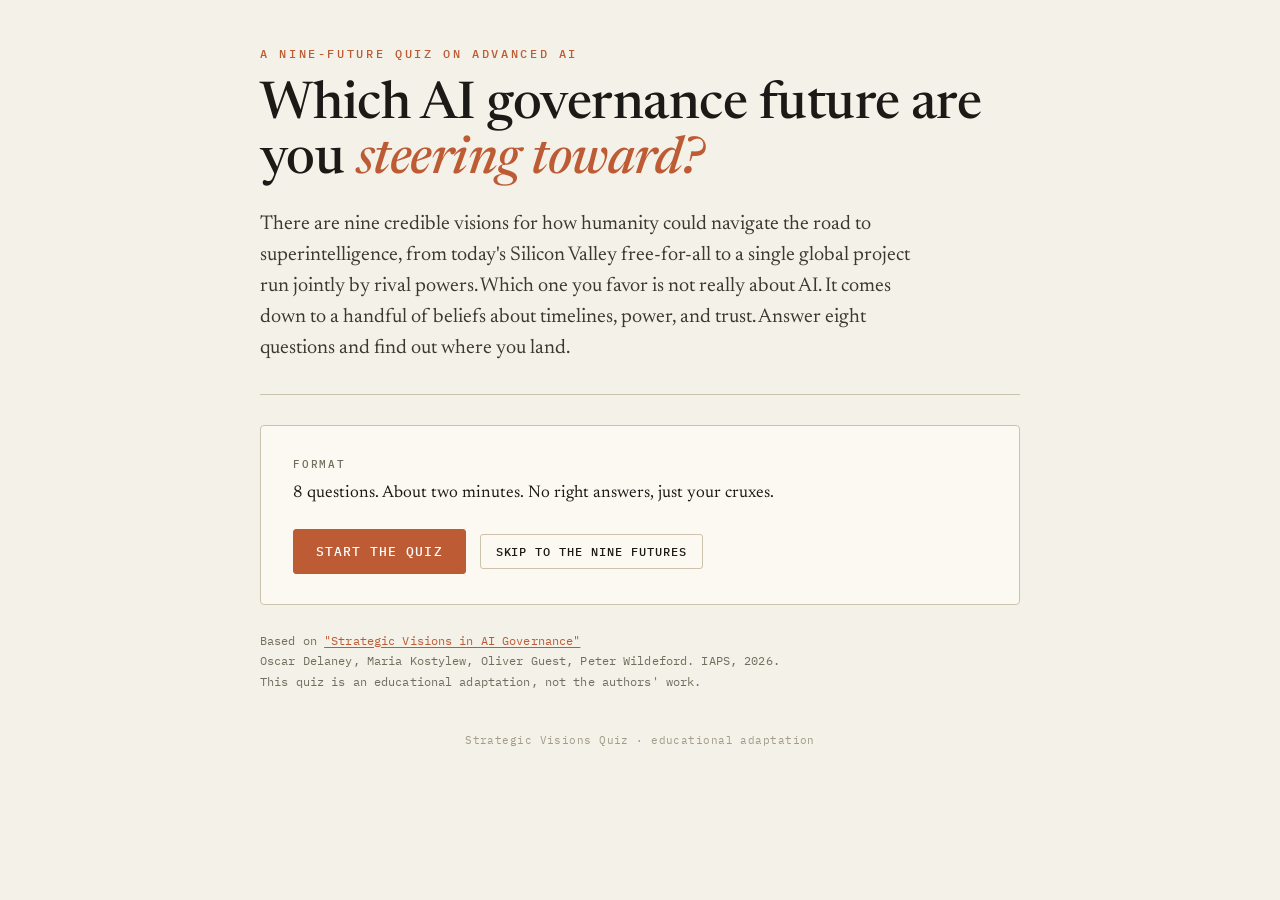
<file: sites/strategic-visions-quiz/index.html>
<!DOCTYPE html>
<html lang="en">
<head>
<meta charset="UTF-8">
<meta name="viewport" content="width=device-width, initial-scale=1.0">
<title>Which AI Governance Future Are You?</title>
<link rel="preconnect" href="https://fonts.googleapis.com">
<link rel="preconnect" href="https://fonts.gstatic.com" crossorigin>
<link href="https://fonts.googleapis.com/css2?family=Newsreader:ital,opsz,wght@0,6..72,400;0,6..72,500;0,6..72,600;1,6..72,400&family=IBM+Plex+Mono:wght@400;500;600&display=swap" rel="stylesheet">
<style>
  :root{
    --bg:#f4f1e8;          /* warm parchment */
    --paper:#fbf9f2;       /* card cream */
    --ink:#1b1a16;         /* near-black warm */
    --ink2:#3b3830;
    --mut:#736d5e;         /* warm gray */
    --faint:#a39b88;
    --line:#ddd6c4;        /* warm rule */
    --line2:#cbc3ad;
    --clay:#bd5b34;        /* primary accent (Anthropic clay / AI2027 rust) */
    --clay-soft:#e9d8cb;
    --clay-tint:rgba(189,91,52,.08);
    --slate:#445a66;       /* secondary cool ink */
    --serif:"Newsreader",Georgia,"Times New Roman",serif;
    --mono:"IBM Plex Mono",ui-monospace,"SF Mono",Menlo,monospace;
  }
  *{box-sizing:border-box}
  html,body{margin:0;padding:0}
  body{
    background:var(--bg);
    color:var(--ink);
    font-family:var(--serif);
    font-size:18px;line-height:1.6;
    -webkit-font-smoothing:antialiased;
    padding:0 18px 90px;
    background-image:
      linear-gradient(var(--line) 1px,transparent 1px),
      linear-gradient(90deg,var(--line) 1px,transparent 1px);
    background-size:100% 100%, 0 0; /* placeholder, overridden below */
  }
  body{background-image:none}
  .wrap{max-width:760px;margin:0 auto;padding-top:44px}

  /* type system */
  .eyebrow{font-family:var(--mono);font-size:12px;font-weight:500;letter-spacing:.22em;text-transform:uppercase;color:var(--clay)}
  .label{font-family:var(--mono);font-size:11px;font-weight:500;letter-spacing:.16em;text-transform:uppercase;color:var(--mut)}
  h1{font-family:var(--serif);font-weight:500;font-size:clamp(32px,5.4vw,52px);line-height:1.06;letter-spacing:-.01em;margin:.3em 0 .35em}
  h1 em{font-style:italic;color:var(--clay)}
  .lede{font-size:20px;line-height:1.55;color:var(--ink2);max-width:60ch}
  .mut{color:var(--mut)}
  .center{text-align:center}
  .hidden{display:none}
  a{color:var(--clay);text-underline-offset:2px}

  .rule{height:1px;background:var(--line2);border:0;margin:30px 0}

  .card{background:var(--paper);border:1px solid var(--line2);border-radius:4px}
  .pad{padding:30px 32px}
  .src{font-family:var(--mono);font-size:12px;line-height:1.7;color:var(--mut);margin-top:26px;letter-spacing:.01em}

  .btn{
    appearance:none;cursor:pointer;font-family:var(--mono);font-size:13px;font-weight:500;
    letter-spacing:.08em;text-transform:uppercase;
    background:var(--clay);color:#fff;border:1px solid var(--clay);
    padding:13px 22px;border-radius:3px;transition:background .12s,color .12s;
  }
  .btn:hover{background:#a44a28;border-color:#a44a28}
  .btn.ghost{background:transparent;color:var(--ink);border-color:var(--line2)}
  .btn.ghost:hover{background:transparent;border-color:var(--ink);color:var(--ink)}
  .btn.sm{padding:9px 15px;font-size:12px}

  /* progress */
  .pbar{height:3px;background:var(--line);overflow:hidden}
  .pbar > i{display:block;height:100%;width:0;background:var(--clay);transition:width .3s ease}
  .pmeta{display:flex;justify-content:space-between;font-family:var(--mono);font-size:11px;letter-spacing:.14em;text-transform:uppercase;color:var(--mut);margin:10px 0 26px}

  .q{font-family:var(--serif);font-size:27px;line-height:1.22;font-weight:500;margin:2px 0 10px;letter-spacing:-.01em}
  .qsub{color:var(--mut);margin-bottom:24px;font-size:16px;line-height:1.5}
  .opts{display:grid;gap:10px}
  .opt{
    text-align:left;background:transparent;border:1px solid var(--line2);color:var(--ink);
    padding:15px 16px;border-radius:3px;cursor:pointer;transition:border-color .12s,background .12s;
    display:flex;gap:14px;align-items:center;font-family:var(--serif);font-size:17px;
  }
  .opt:hover{border-color:var(--clay);background:var(--clay-tint)}
  .opt .dot{width:11px;height:11px;border-radius:50%;border:1.5px solid var(--line2);flex:0 0 auto;transition:.12s}
  .opt:hover .dot{border-color:var(--clay)}
  .opt.sel{border-color:var(--clay);background:var(--clay-tint)}
  .opt.sel .dot{background:var(--clay);border-color:var(--clay)}
  .nav{display:flex;justify-content:space-between;align-items:center;margin-top:26px}
  .nav .hint{font-family:var(--mono);font-size:11px;letter-spacing:.06em;color:var(--faint);text-transform:uppercase}

  /* result */
  .badge{display:inline-block;font-family:var(--mono);font-size:11px;font-weight:500;letter-spacing:.16em;text-transform:uppercase;
    color:var(--clay);border:1px solid var(--clay-soft);background:var(--clay-tint);padding:5px 12px;border-radius:99px}
  .vtitle{font-family:var(--serif);font-size:clamp(28px,4.6vw,42px);font-weight:500;line-height:1.08;letter-spacing:-.015em;margin:16px 0 4px}
  .rtag{font-family:var(--serif);font-style:italic;font-size:21px;color:var(--clay);margin:0 0 4px}

  .rgrid{display:grid;grid-template-columns:1fr;gap:0;margin-top:26px;border-top:1px solid var(--line)}
  .rbox{padding:20px 0;border-bottom:1px solid var(--line)}
  .rbox h3{margin:0 0 9px;font-family:var(--mono);font-size:11px;font-weight:500;text-transform:uppercase;letter-spacing:.16em;color:var(--mut)}
  .rbox p{margin:0;font-size:17px;line-height:1.55}
  .rbox.prob h3{color:var(--clay)}
  .chips{display:flex;flex-wrap:wrap;gap:8px}
  .chip{font-family:var(--mono);font-size:12px;background:var(--bg);border:1px solid var(--line2);padding:5px 11px;border-radius:3px;color:var(--ink2);letter-spacing:.02em}

  /* axis map */
  .map{position:relative;background:var(--bg);border:1px solid var(--line2);border-radius:4px;padding:40px 40px 34px;margin-top:6px}
  .grid3{display:grid;grid-template-columns:repeat(3,1fr);grid-template-rows:repeat(3,1fr);gap:7px;aspect-ratio:1/.8}
  .cell{position:relative;border:1px dashed var(--line2);border-radius:3px;display:flex;align-items:center;justify-content:center;text-align:center;padding:6px;
    font-family:var(--mono);font-size:10.5px;line-height:1.3;letter-spacing:.02em;color:var(--mut);transition:.15s}
  .cell.you{border-style:solid;border-color:var(--clay);background:var(--clay-tint);color:var(--ink)}
  .cell.you b{color:var(--clay);font-weight:600}
  .axlbl{position:absolute;font-family:var(--mono);font-size:10px;letter-spacing:.14em;text-transform:uppercase;color:var(--faint)}
  .ax-top{top:13px;left:0;right:0;text-align:center}
  .ax-bot{bottom:11px;left:0;right:0;text-align:center}
  .ax-left2{left:13px;top:50%;transform:translateY(-50%) rotate(-90deg);white-space:nowrap}

  .scorelist{margin-top:12px}
  .srow{display:flex;align-items:center;gap:12px;margin:9px 0;font-family:var(--mono);font-size:13px}
  .srow .nm{flex:0 0 48%;color:var(--mut);letter-spacing:.01em}
  .srow .bar{flex:1;height:6px;background:var(--line);border-radius:99px;overflow:hidden}
  .srow .bar i{display:block;height:100%;background:var(--clay)}
  .srow.top .nm{color:var(--ink);font-weight:600}
  .srow.top .bar i{background:var(--clay)}

  details{margin-top:18px;border-top:1px solid var(--line);padding-top:14px}
  summary{cursor:pointer;font-family:var(--mono);font-size:12px;letter-spacing:.1em;text-transform:uppercase;color:var(--clay)}

  .nine{display:grid;grid-template-columns:repeat(auto-fit,minmax(230px,1fr));gap:1px;margin-top:18px;background:var(--line2);border:1px solid var(--line2);border-radius:4px;overflow:hidden}
  .ncard{background:var(--paper);padding:18px}
  .ncluster{font-family:var(--mono);font-size:10px;text-transform:uppercase;letter-spacing:.14em;color:var(--clay);margin-bottom:6px}
  .ncard h4{margin:0 0 6px;font-family:var(--serif);font-weight:500;font-size:19px;line-height:1.15}
  .ncard p{margin:0;font-size:15px;line-height:1.45;color:var(--mut)}

  .foot{font-family:var(--mono);font-size:11px;color:var(--faint);letter-spacing:.04em;margin-top:40px;text-align:center}

  @media(max-width:560px){
    body{font-size:17px}
    .pad{padding:22px 18px}
    .map{padding:34px 16px 28px}
    .srow .nm{flex:0 0 56%}
  }
</style>
</head>
<body>
<div class="wrap">

  <!-- INTRO -->
  <section id="intro">
    <div class="eyebrow">A nine-future quiz on advanced AI</div>
    <h1>Which AI governance future are you <em>steering toward?</em></h1>
    <p class="lede">
      There are nine credible visions for how humanity could navigate the road to superintelligence,
      from today's Silicon Valley free-for-all to a single global project run jointly by rival powers.
      Which one you favor is not really about AI. It comes down to a handful of beliefs about timelines,
      power, and trust. Answer eight questions and find out where you land.
    </p>
    <hr class="rule">
    <div class="card pad">
      <p class="label" style="margin:0 0 6px">Format</p>
      <p style="margin:0 0 22px;font-size:17px">8 questions. About two minutes. No right answers, just your cruxes.</p>
      <button class="btn" onclick="start()">Start the quiz</button>
      <button class="btn ghost sm" style="margin-left:10px" onclick="showAll()">Skip to the nine futures</button>
    </div>
    <p class="src">
      Based on <a href="https://www.iaps.ai/research/strategic-visions-in-ai-governance" target="_blank" rel="noopener">"Strategic Visions in AI Governance"</a><br>
      Oscar Delaney, Maria Kostylew, Oliver Guest, Peter Wildeford. IAPS, 2026.<br>
      This quiz is an educational adaptation, not the authors' work.
    </p>
  </section>

  <!-- QUIZ -->
  <section id="quiz" class="hidden">
    <div class="pbar"><i id="pfill"></i></div>
    <div class="pmeta"><span id="pnum">Question 1 / 8</span><span id="ptheme"></span></div>
    <div class="q" id="qtext"></div>
    <div class="qsub" id="qsub"></div>
    <div class="opts" id="opts"></div>
    <div class="nav">
      <button class="btn ghost sm" id="backBtn" onclick="back()">Back</button>
      <span class="hint">Pick the answer closest to your gut</span>
    </div>
  </section>

  <!-- RESULT -->
  <section id="result" class="hidden">
    <div class="label" style="margin-bottom:10px">Your result</div>
    <span class="badge" id="rcluster"></span>
    <div class="vtitle" id="rtitle"></div>
    <p class="rtag" id="rtag"></p>
    <p id="rdesc" style="font-size:19px;line-height:1.55;margin:14px 0 0"></p>

    <div class="map" id="rmap" style="margin-top:24px">
      <span class="axlbl ax-top">Distributed power</span>
      <span class="axlbl ax-bot">Centralized power</span>
      <span class="axlbl ax-left2">Private &nbsp;to&nbsp; international control</span>
      <div class="grid3" id="grid3"></div>
    </div>

    <div class="rgrid">
      <div class="rbox">
        <h3>Who argues for this</h3>
        <div class="chips" id="radv"></div>
      </div>
      <div class="rbox prob">
        <h3>The main problem</h3>
        <p id="rprob"></p>
      </div>
      <div class="rbox">
        <h3>How likely it is</h3>
        <p id="rfeas"></p>
      </div>
    </div>

    <details>
      <summary>See how all nine scored for you</summary>
      <div class="scorelist" id="scorelist"></div>
    </details>

    <div style="margin-top:28px">
      <button class="btn" onclick="start()">Retake</button>
      <button class="btn ghost sm" style="margin-left:10px" onclick="showAll()">Compare all nine futures</button>
    </div>
  </section>

  <!-- ALL NINE -->
  <section id="all" class="hidden">
    <div class="eyebrow">The full landscape</div>
    <h1 style="font-size:clamp(26px,4.2vw,38px)">The nine strategic visions</h1>
    <p class="lede">Mapped on two axes: who controls AI development, and whether power is spread out or concentrated.</p>
    <div class="nine" id="ninegrid"></div>
    <div style="margin-top:28px">
      <button class="btn" onclick="start()">Take the quiz</button>
    </div>
    <p class="src">
      Source: <a href="https://oscardelaney.substack.com/p/strategic-visions-in-ai-governance" target="_blank" rel="noopener">Strategic Visions in AI Governance</a>. Delaney et al., IAPS 2026.
    </p>
  </section>

  <div class="foot">Strategic Visions Quiz &middot; educational adaptation</div>
</div>

<script>
// ---------- Data: nine visions ----------
// grid: [col 0-2, row 0-2]. col: 0 distributed -> 2 centralized. row: 0 private -> 2 international.
const V = {
  v1:{name:"Competing private projects",cluster:"Private company-led",tag:"The status quo we live in today.",
    grid:[0,0],
    desc:"Many companies (OpenAI, Anthropic, Google, Meta and others) race to build the best models under fairly light regulation. The bet: AI is a normal technology, market competition drives both progress and safety, and ordinary antitrust and tax tools keep power from concentrating.",
    adv:["Silicon Valley techno-optimists","a16z","Meta","Microsoft"],
    prob:"It quietly assumes alignment is easy. If it is not, competition becomes a race to the bottom on safety: every firm is pushed to ship fast, and the cost of cutting corners is paid by everyone.",
    feas:"The default trajectory. The open question is whether a crisis or government intervention disrupts it."},
  v2:{name:"Single private project",cluster:"Private company-led",tag:"One company pulls away and never looks back.",
    grid:[2,0],
    desc:"One company reaches AGI, automates its own research, and compounds an unassailable lead before governments can react. With that lead it can afford heavy investment in alignment, but it ends up holding extreme global influence.",
    adv:["No one, publicly"],
    prob:"A tiny group of unelected people would make civilization-shaping decisions. That kind of power concentration is illegitimate and unlikely to go well for everyone else.",
    feas:"Currently unlikely. Several well-funded labs and countries sit near the frontier, so pulling far ahead would need a major secret breakthrough."},
  v3:{name:"Global private project",cluster:"Private company-led",tag:"One multinational company, financed by the world.",
    grid:[2,1],
    desc:"Rising costs drive consolidation into a single multinational firm. Money, talent, compute, and energy come from many countries, and governments invest and approve mergers, but it stays a private company with normal shareholders and a board.",
    adv:["Nick Bostrom"],
    prob:"Power is less concentrated than the single-company case, but centralization still means one point of failure, and shareholders may rush monetization over careful risk management. People without shares get no real say.",
    feas:"Needs some international cooperation, but less than formal treaties."},
  v4:{name:"US leadership with domestic regulation",cluster:"US government-controlled",tag:"Private labs, but with a real referee.",
    grid:[0,1],
    desc:"Companies keep building in the US, but the government actively ensures safety: safety cases before big training runs, mandatory third-party evals, incident reporting. Power stays spread across labs and agencies. Abroad, the US uses export controls and diplomacy to hold its lead.",
    adv:["Dario Amodei","Helen Toner","Cullen O'Keefe"],
    prob:"Washington currently lacks the technical talent to inspect the industry hands-on. Without a crisis, oversight may stay weak, and ongoing racing can reduce safety rules to box-ticking.",
    feas:"Needs political will but is far less radical than nationalization. The US is already part-way there via export controls."},
  v5:{name:"US centralized government project",cluster:"US government-controlled",tag:"An Apollo program for AI, run by Washington.",
    grid:[2,1],
    desc:"The US decides AI is too important to leave to companies and centralizes development under government control, like a NASA-style consortium or a single prime contractor. The project builds a large lead and uses it to fund alignment work and deploy carefully.",
    adv:["Leopold Aschenbrenner","US-China Commission"],
    prob:"This is the vision most likely to spark an arms race or even a hot war. China would probably launch its own crash project, turning commercial rivalry into a military showdown. It also hands the executive branch enormous, hard-to-check power.",
    feas:"Needs a big expansion of federal authority, more likely after a major incident. Experts put government control of advanced AI near 34 percent."},
  v6:{name:"US plus allies government project",cluster:"US government-controlled",tag:"The West builds it together.",
    grid:[2,2],
    desc:"Like the US project, but internationalized: the US leads a coalition (EU, UK, Canada, Australia, Japan, South Korea, Taiwan) in a joint intergovernmental effort. Together they dominate chips, talent, and financing, and shared decisions ease power-concentration worries.",
    adv:["Forethought","Haydn Belfield"],
    prob:"Still risks provoking an aggressive Chinese response, from a rival project to sabotage of the Western one.",
    feas:"Needs heavy coordination, and the US may prefer to go it alone rather than share control."},
  v7:{name:"International competition and deterrence",cluster:"International approaches",tag:"Mutual fear keeps everyone careful.",
    grid:[0,2],
    desc:"Rivals each develop AI, but mutual deterrence prevents reckless racing. Each fears the other reaching a decisive advantage, so they threaten to sabotage anyone who races irresponsibly. Like nuclear deterrence, the standoff could push the US and China to slow down until ASI is safe.",
    adv:["Dan Hendrycks","Eric Schmidt","Alexandr Wang"],
    prob:"It lets non-democratic states keep major control over the future, and deterrence can be unstable: misreading each other's red lines could trigger conflict, even nuclear war.",
    feas:"Depends on rivals genuinely fearing each other's projects and being moved by threats. A radical break from how international relations work today."},
  v8:{name:"Global centralized government project",cluster:"International approaches",tag:"Rivals pool the whole thing into one project.",
    grid:[2,2],
    desc:"Major powers agree to merge frontier development into a single project jointly run by the US, China, and possibly others. Instead of competing they co-develop advanced AI with shared control and a strong safety focus, with a lead large enough to fund heavy alignment work.",
    adv:["Baruch-Plan advocates","civil society orgs","A Narrow Path"],
    prob:"It has some democratic legitimacy but still one point of failure. It needs governance robust enough to resist capture and to avoid sliding into de facto world government.",
    feas:"The most ambitious vision. It needs deep cooperation between rivals on the most strategic technology, and is especially unlikely if ASI arrives soon."},
  v9:{name:"Global coordinated regulator",cluster:"International approaches",tag:"An IAEA for AI, refereeing many builders.",
    grid:[0,2],
    desc:"An international body oversees all frontier projects. Many developers or governments can still build, but the regulator blocks further capability research until they prove adequate alignment and control. A stronger version enforces a hard cap until alignment is solved.",
    adv:["2023-era OpenAI","MIRI"],
    prob:"The regulator could be captured: countries may pressure it to fast-track their own models and stall rivals. Verification is hard without invasive data-center access, and enforcing against non-compliant states is harder still.",
    feas:"Even tougher politically than full US domestic regulation, but it needs less trust than full consolidation since building stays distributed."}
};
const ORDER=["v1","v2","v3","v4","v5","v6","v7","v8","v9"];

// ---------- Questions (crux-weighted) ----------
const Q=[
 {theme:"Timelines",q:"When does AGI (AI that matches humans across most cognitive work) arrive?",
  sub:"Short timelines leave little room to rebuild institutions. Long ones open the door to ambitious new arrangements.",
  opts:[
   {b:"Within a few years",s:{v1:2,v4:1,v2:1}},
   {b:"A decade or more out",s:{v8:2,v9:2,v6:1,v5:1}},
   {b:"Genuinely unsure",s:{v4:1,v7:1}},
  ]},
 {theme:"Takeoff speed",q:"Once AGI exists, how fast does superintelligence follow?",
  sub:"A fast jump lets one project lock in a lead. A slow climb lets laggards catch up.",
  opts:[
   {b:"Fast: months, an explosion",s:{v2:2,v5:2,v8:1,v3:1}},
   {b:"Slow: many years, gradual",s:{v1:2,v4:1,v7:1,v9:1}},
   {b:"Could go either way",s:{v4:1,v7:1}},
  ]},
 {theme:"Leads",q:"Can a single actor build and hold a large lead in AI?",
  sub:"Durable leads make concentration attractive. If capability diffuses fast, no one can monopolize it.",
  opts:[
   {b:"Yes, compute and secrecy can lock in a lead",s:{v2:2,v5:2,v3:1,v6:1}},
   {b:"No, it diffuses; rivals stay close",s:{v7:2,v9:2,v1:1,v4:1}},
   {b:"Hard to say",s:{v4:1,v7:1}},
  ]},
 {theme:"Stakes",q:"Would the first to superintelligence gain a decisive strategic advantage over everyone else?",
  sub:"Winner-take-all stakes push toward concentration and intense deterrence. Shareable upside favors cooperation.",
  opts:[
   {b:"Yes, near total dominance",s:{v5:2,v7:2,v2:1,v6:1}},
   {b:"No, the gains can be shared or matched",s:{v9:2,v8:2,v1:1}},
   {b:"Unclear",s:{v7:1,v4:1}},
  ]},
 {theme:"Alignment",q:"How hard is it to make advanced AI safe and controllable?",
  sub:"If alignment is brutally hard, you want to kill racing and pour resources in. If it is tractable, many builders is fine.",
  opts:[
   {b:"Profoundly hard, an unsolved problem",s:{v8:2,v5:2,v9:1,v6:1}},
   {b:"Tractable with normal effort",s:{v1:2,v4:2,v3:1}},
   {b:"Moderately hard",s:{v4:1,v9:1}},
  ]},
 {theme:"Government",q:"Will the US government seriously prioritize and step into AI?",
  sub:"An engaged government enables regulation and state-led projects. A hands-off one leaves the private default in place.",
  opts:[
   {b:"Yes, it will take a strong active role",s:{v5:2,v4:2,v6:1}},
   {b:"No, it stays mostly hands-off",s:{v1:2,v2:1,v3:1}},
   {b:"Somewhere in between",s:{v4:1,v9:1}},
  ]},
 {theme:"Cooperation",q:"Is real international cooperation on AI feasible?",
  sub:"Optimism unlocks joint projects and global regulators. Pessimism pushes you toward US-centric paths.",
  opts:[
   {b:"Yes, rivals can strike binding deals",s:{v8:2,v9:2,v6:1}},
   {b:"No, distrust runs too deep",s:{v5:2,v7:1,v2:1,v4:1}},
   {b:"Maybe, with better verification",s:{v9:1,v7:1}},
  ]},
 {theme:"Trust",q:"Who do you trust more to steer this: governments or companies?",
  sub:"This is the deepest crux. It decides whether you lean private or public, distributed or coordinated.",
  opts:[
   {b:"Democratic governments, for legitimacy",s:{v4:2,v5:2,v8:1,v9:1}},
   {b:"Companies, for competence and speed",s:{v1:2,v2:2,v3:1}},
   {b:"Neither alone; spread checks widely",s:{v9:2,v7:1}},
  ]},
];

// ---------- State ----------
let cur=0; const answers=new Array(Q.length).fill(null);
const $=id=>document.getElementById(id);
const show=id=>{["intro","quiz","result","all"].forEach(s=>$(s).classList.add("hidden"));$(id).classList.remove("hidden");window.scrollTo({top:0,behavior:"smooth"});};

function start(){cur=0;answers.fill(null);show("quiz");render();}
function render(){
  const q=Q[cur];
  $("pfill").style.width=((cur)/Q.length*100)+"%";
  $("pnum").textContent=`Question ${cur+1} / ${Q.length}`;
  $("ptheme").textContent=q.theme;
  $("qtext").textContent=q.q;
  $("qsub").textContent=q.sub;
  $("backBtn").style.visibility=cur===0?"hidden":"visible";
  const box=$("opts");box.innerHTML="";
  q.opts.forEach((o,i)=>{
    const b=document.createElement("button");
    b.className="opt"+(answers[cur]===i?" sel":"");
    b.innerHTML=`<span class="dot"></span><span>${o.b}</span>`;
    b.onclick=()=>{answers[cur]=i;next();};
    box.appendChild(b);
  });
}
function next(){ if(cur<Q.length-1){cur++;render();} else finish(); }
function back(){ if(cur>0){cur--;render();} }

function tally(){
  const sc={};ORDER.forEach(k=>sc[k]=0);
  answers.forEach((ai,qi)=>{ if(ai==null)return; const s=Q[qi].opts[ai].s; for(const k in s)sc[k]+=s[k]; });
  return sc;
}
function finish(){
  const sc=tally();
  const ranked=ORDER.slice().sort((a,b)=>sc[b]-sc[a]);
  paintResult(ranked[0],sc,ranked);
  show("result");
}
function paintResult(win,sc,ranked){
  const v=V[win];
  $("rcluster").textContent=v.cluster;
  $("rtitle").textContent=v.name;
  $("rtag").textContent=v.tag;
  $("rdesc").textContent=v.desc;
  $("rprob").textContent=v.prob;
  $("rfeas").textContent=v.feas;
  const adv=$("radv");adv.innerHTML="";
  v.adv.forEach(a=>{const c=document.createElement("span");c.className="chip";c.textContent=a;adv.appendChild(c);});
  buildMap(win);
  const max=Math.max(...ORDER.map(k=>sc[k]))||1;
  const sl=$("scorelist");sl.innerHTML="";
  ranked.forEach((k,i)=>{
    const row=document.createElement("div");
    row.className="srow"+(i===0?" top":"");
    row.innerHTML=`<span class="nm">${V[k].name}</span><span class="bar"><i style="width:${sc[k]/max*100}%"></i></span>`;
    sl.appendChild(row);
  });
}
function buildMap(win){
  const g=$("grid3");g.innerHTML="";
  for(let row=0;row<3;row++){
    for(let col=0;col<3;col++){
      const occupant=ORDER.find(k=>V[k].grid[0]===col&&V[k].grid[1]===row);
      const cell=document.createElement("div");
      cell.className="cell"+(occupant===win?" you":"");
      if(occupant){
        cell.innerHTML=occupant===win
          ? `<small><b>You are here</b><br>${V[occupant].name}</small>`
          : `<small>${V[occupant].name}</small>`;
      }
      g.appendChild(cell);
    }
  }
}
function showAll(){
  const g=$("ninegrid");g.innerHTML="";
  ORDER.forEach(k=>{
    const v=V[k];
    const c=document.createElement("div");c.className="ncard";
    c.innerHTML=`<div class="ncluster">${v.cluster}</div><h4>${v.name}</h4><p>${v.tag} ${v.desc.split(". ")[0]}.</p>`;
    g.appendChild(c);
  });
  show("all");
}
</script>
</body>
</html>
</file>
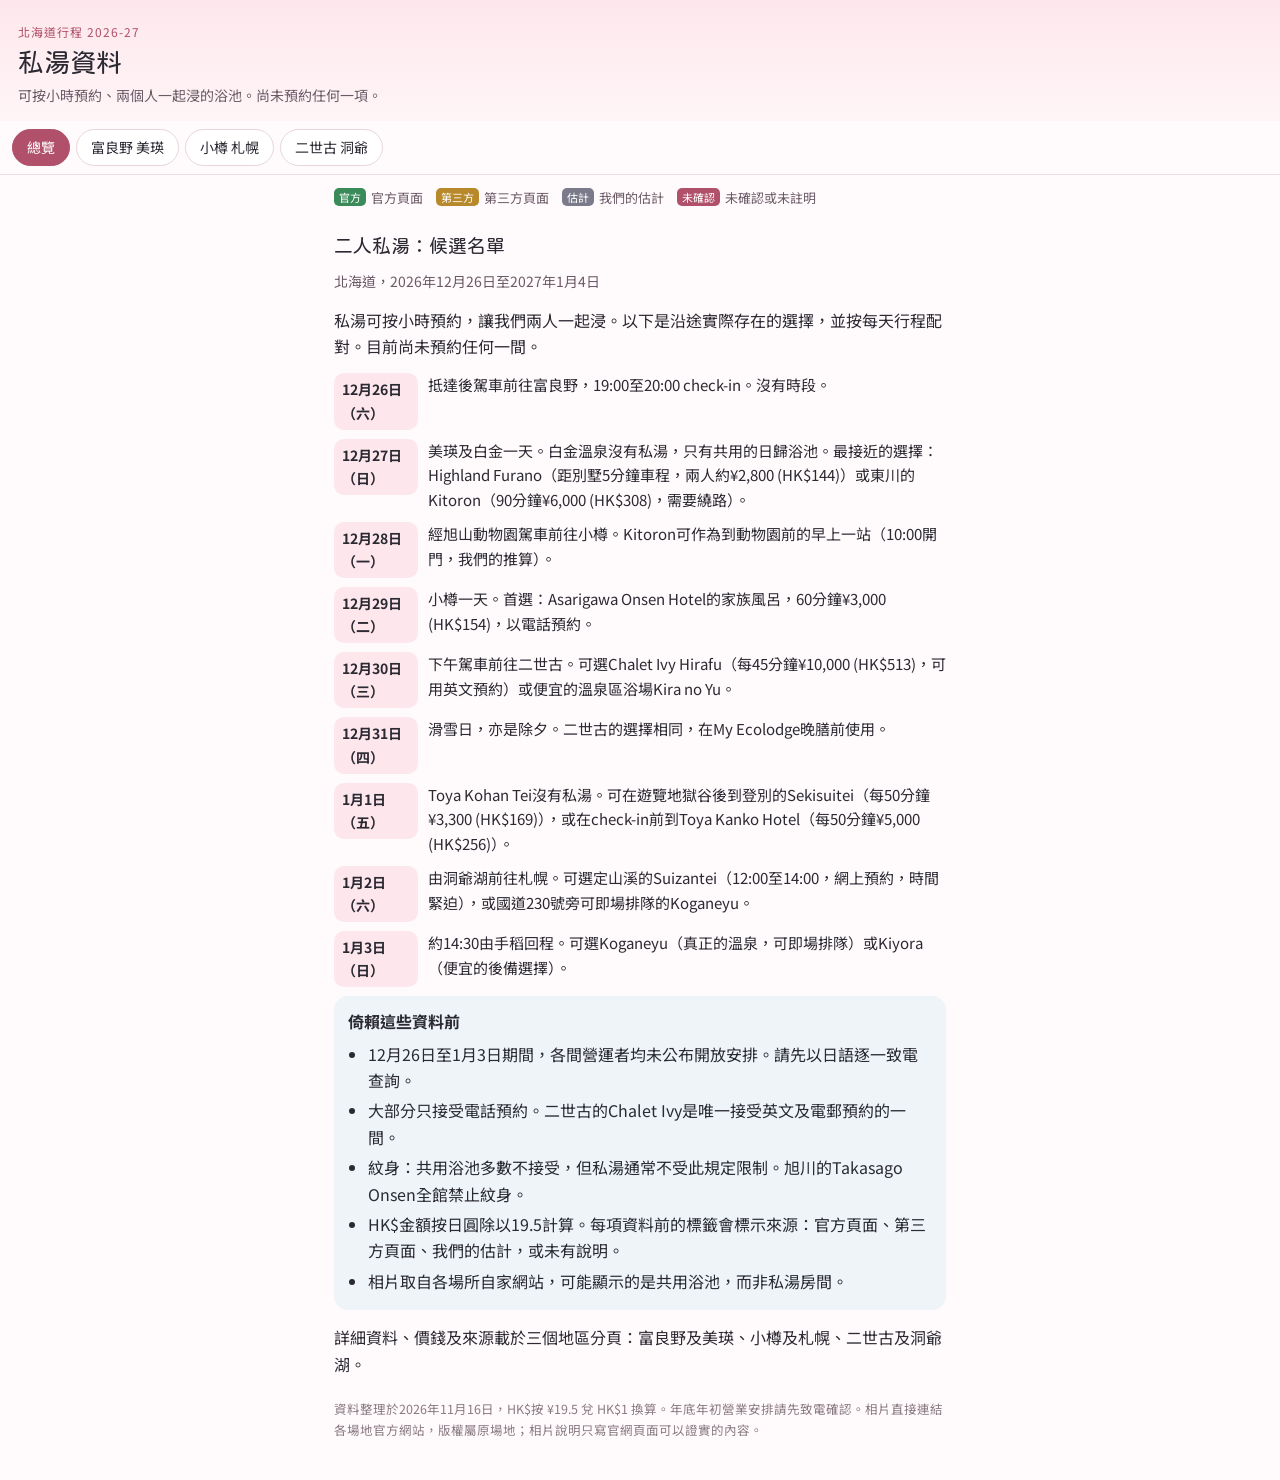
<file: sites/hokkaido-2026-27/onsen/index.html>
<!doctype html><html lang="zh-Hant"><head><meta charset="utf-8"><meta name="viewport" content="width=device-width,initial-scale=1">
<meta name="robots" content="noindex"><title>北海道私湯資料</title>
<link rel="preconnect" href="https://fonts.googleapis.com"><link rel="stylesheet" href="https://fonts.googleapis.com/css2?family=Huninn&family=Noto+Sans+TC:wght@400;700&display=swap">
<style>
:root{--pink:#fde7ec;--rose:#b0506a;--ink:#2b2a33;--snow:#eef4f8;--blue:#3f6f8f}
*{box-sizing:border-box}html{scroll-behavior:smooth}
body{margin:0;font-family:"Noto Sans TC","PingFang TC","Microsoft JhengHei",sans-serif;color:var(--ink);background:#fffafb;line-height:1.65;font-size:16px}
header{background:linear-gradient(180deg,var(--pink),#fff5f7);padding:22px 18px 14px}
.kick{font-size:12px;color:var(--rose);letter-spacing:.08em}
h1{font-family:"Huninn","Noto Sans TC",sans-serif;font-weight:400;font-size:26px;margin:4px 0 4px;line-height:1.3}
.sub{color:#6b5a66;font-size:14px}
nav{position:sticky;top:0;z-index:5;background:#fffafbf2;backdrop-filter:blur(6px);border-bottom:1px solid #f0dde2;display:flex;gap:6px;overflow-x:auto;padding:8px 12px}
nav button{flex:0 0 auto;border:1px solid #e8d5da;background:#fff;border-radius:999px;padding:6px 14px;font:inherit;font-size:14px;color:var(--ink)}
nav button[aria-selected=true]{background:var(--rose);border-color:var(--rose);color:#fff}
main{max-width:640px;margin:0 auto;padding:6px 14px 40px}
.panel{display:none}.panel.on{display:block}
h2{font-family:"Huninn","Noto Sans TC",sans-serif;font-weight:400;font-size:19px;margin:22px 0 8px}
.intro{margin:14px 0}
.card{background:#fff;border:1px solid #efdfe3;border-radius:16px;padding:14px;margin:0 0 16px;box-shadow:0 2px 8px #b0506a12}
.chips{display:flex;flex-wrap:wrap;gap:6px}
.tag{background:var(--blue);color:#fff;border-radius:8px;padding:1px 9px;font-size:13px}
.when{background:#f4e3a8;color:#5b4a00;border-radius:8px;padding:1px 9px;font-size:13px}
h3{font-size:20px;margin:8px 0 0;line-height:1.35}
.en{color:#6b5a66;font-size:13.5px;margin-bottom:8px}
.gal{display:flex;gap:8px;overflow-x:auto;scroll-snap-type:x mandatory;margin:8px -4px 10px;padding:0 4px 4px}.gal figure{flex:0 0 82%;scroll-snap-align:start;margin:0}.gal:has(figure:only-child) figure{flex-basis:100%}.gal img{width:100%;height:190px;object-fit:cover;border-radius:10px;display:block;background:#f3e8ec}
figcaption{font-size:12px;color:#8a7a84;margin-top:3px}
.f{display:flex;gap:8px;margin:0 0 7px}.f .l{flex:0 0 58px;font-weight:700;font-size:14px}.f .v{flex:1;min-width:0;font-size:15px}
.pill{display:inline-block;font-size:11px;border-radius:5px;padding:0 5px;margin-right:5px;color:#fff;vertical-align:1px}
.pill.o{background:#3b8a5a}.pill.t{background:#b8892b}.pill.u{background:var(--rose)}.pill.e{background:#7a7a8a}
details{margin-top:6px}summary{cursor:pointer;color:var(--blue);font-size:14px;padding:4px 0}
.src{font-size:12.5px;margin-top:6px;word-break:break-all}.src a{color:var(--blue)}
.box{background:var(--snow);border-radius:14px;padding:12px 14px;margin:0 0 14px}.box ul{margin:6px 0 0;padding-left:20px}.box li{margin-bottom:4px}
.day{display:flex;gap:10px;margin:0 0 9px}.day .d{flex:0 0 84px;background:var(--pink);border-radius:10px;padding:5px 8px;font-weight:700;font-size:14px;align-self:flex-start}.day .t{flex:1;font-size:15px}
.legend{font-size:13px;color:#6b5a66;margin:6px 0 14px}
.pdfs a{display:block;background:#fff;border:1px solid #e8d5da;border-radius:12px;padding:10px 12px;margin:0 0 8px;color:var(--ink);text-decoration:none;font-size:15px}
.foot{font-size:12.5px;color:#8a7a84;margin-top:22px}
@media print{nav{display:none}.panel{display:block!important}}
</style></head><body>
<header><div class="kick">北海道行程 2026-27</div><h1>私湯資料</h1><div class="sub">可按小時預約、兩個人一起浸的浴池。尚未預約任何一項。</div></header>
<nav role="tablist"><button role="tab" data-t="p-00-overview" aria-selected="true">總覽</button><button role="tab" data-t="p-01-furano-biei" aria-selected="false">富良野 美瑛</button><button role="tab" data-t="p-02-otaru-sapporo" aria-selected="false">小樽 札幌</button><button role="tab" data-t="p-03-niseko-toya" aria-selected="false">二世古 洞爺</button></nav><main><div class="legend"><span class="pill o">官方</span>官方頁面　<span class="pill t">第三方</span>第三方頁面　<span class="pill e">估計</span>我們的估計　<span class="pill u">未確認</span>未確認或未註明</div><section class="panel" id="p-00-overview"><h2>二人私湯：候選名單</h2><div class="sub">北海道，2026年12月26日至2027年1月4日</div><div class="intro">私湯可按小時預約，讓我們兩人一起浸。以下是沿途實際存在的選擇，並按每天行程配對。目前尚未預約任何一間。</div><div class="day"><div class="d">12月26日（六）</div><div class="t">抵達後駕車前往富良野，19:00至20:00 check-in。沒有時段。</div></div><div class="day"><div class="d">12月27日（日）</div><div class="t">美瑛及白金一天。白金溫泉沒有私湯，只有共用的日歸浴池。最接近的選擇：Highland Furano（距別墅5分鐘車程，兩人約¥2,800 (HK$144)）或東川的Kitoron（90分鐘¥6,000 (HK$308)，需要繞路）。</div></div><div class="day"><div class="d">12月28日（一）</div><div class="t">經旭山動物園駕車前往小樽。Kitoron可作為到動物園前的早上一站（10:00開門，我們的推算）。</div></div><div class="day"><div class="d">12月29日（二）</div><div class="t">小樽一天。首選：Asarigawa Onsen Hotel的家族風呂，60分鐘¥3,000 (HK$154)，以電話預約。</div></div><div class="day"><div class="d">12月30日（三）</div><div class="t">下午駕車前往二世古。可選Chalet Ivy Hirafu（每45分鐘¥10,000 (HK$513)，可用英文預約）或便宜的溫泉區浴場Kira no Yu。</div></div><div class="day"><div class="d">12月31日（四）</div><div class="t">滑雪日，亦是除夕。二世古的選擇相同，在My Ecolodge晚膳前使用。</div></div><div class="day"><div class="d">1月1日（五）</div><div class="t">Toya Kohan Tei沒有私湯。可在遊覽地獄谷後到登別的Sekisuitei（每50分鐘¥3,300 (HK$169)），或在check-in前到Toya Kanko Hotel（每50分鐘¥5,000 (HK$256)）。</div></div><div class="day"><div class="d">1月2日（六）</div><div class="t">由洞爺湖前往札幌。可選定山溪的Suizantei（12:00至14:00，網上預約，時間緊迫），或國道230號旁可即場排隊的Koganeyu。</div></div><div class="day"><div class="d">1月3日（日）</div><div class="t">約14:30由手稻回程。可選Koganeyu（真正的溫泉，可即場排隊）或Kiyora（便宜的後備選擇）。</div></div><div class="box"><b>倚賴這些資料前</b><ul><li>12月26日至1月3日期間，各間營運者均未公布開放安排。請先以日語逐一致電查詢。</li><li>大部分只接受電話預約。二世古的Chalet Ivy是唯一接受英文及電郵預約的一間。</li><li>紋身：共用浴池多數不接受，但私湯通常不受此規定限制。旭川的Takasago Onsen全館禁止紋身。</li><li>HK$金額按日圓除以19.5計算。每項資料前的標籤會標示來源：官方頁面、第三方頁面、我們的估計，或未有說明。</li><li>相片取自各場所自家網站，可能顯示的是共用浴池，而非私湯房間。</li></ul></div><div class="intro">詳細資料、價錢及來源載於三個地區分頁：富良野及美瑛、小樽及札幌、二世古及洞爺湖。</div></section><section class="panel" id="p-01-furano-biei"><h2>富良野、美瑛及白金</h2><div class="sub">12月27日（日），以及12月28日（一）上午</div><div class="intro">白金溫泉沒有可按小時預約的私湯。Mori no Shizuku RIN、Yuyu 及 Park Hills 只有男女分開的共用日歸浴池（每人約¥1,200 (HK$62)至¥1,530 (HK$78)）。當地的私人露天浴池只設於住宿客房內。以下按小時計的選擇，全部位於白金以外。</div><article class="card" id="kitoron"><div class="chips"><span class="tag">最適合情侶</span><span class="when">12月27日或28日</span></div><h3>キトウシの森きとろん</h3><div class="en">Kitoron, 東川</div><div class="gal"><figure><img src="https://www.higashikawa-kitoron.jp/wp-content/uploads/2023/07/182-1024x683.jpg" alt="" loading="lazy" referrerpolicy="no-referrer" onerror="this.closest('figure').remove()"><figcaption>私湯房（只接受預約），官方頁面</figcaption></figure><figure><img src="https://www.higashikawa-kitoron.jp/wp-content/uploads/2023/07/180-1024x683.jpg" alt="" loading="lazy" referrerpolicy="no-referrer" onerror="this.closest('figure').remove()"><figcaption>室內浴池，官方頁面</figcaption></figure><figure><img src="https://www.higashikawa-kitoron.jp/wp-content/uploads/2023/07/179-1024x683.jpg" alt="" loading="lazy" referrerpolicy="no-referrer" onerror="this.closest('figure').remove()"><figcaption>最多2人使用的私人桑拿，官方頁面</figcaption></figure><figure><img src="https://www.higashikawa-kitoron.jp/wp-content/uploads/2023/07/178-1024x683.jpg" alt="" loading="lazy" referrerpolicy="no-referrer" onerror="this.closest('figure').remove()"><figcaption>更衣室，官方頁面</figcaption></figure></div><div class="f"><div class="l">費用</div><div class="v"><span class="pill o">官方</span>每位成人90分鐘¥3,000 (HK$154)，兩人共¥6,000 (HK$308)。毛巾每條¥300 (HK$15)。</div></div><div class="f"><div class="l">預約</div><div class="v"><span class="pill o">官方</span>最穩妥的方法是致電 0166-82-7010（10:00至18:00）。網站亦設網上日曆，請於3日或以上前預約。</div></div><div class="f"><div class="l">營業日期</div><div class="v"><span class="pill o">官方</span>網上日曆顯示12月26日、27日及28日可預約。未能看到時段。</div></div><details><summary>更多資料</summary><div class="f"><div class="l">浴池</div><div class="v"><span class="pill o">官方</span>室內浴池最多3人使用，另設最多2人使用的私人桑拿。水質為 Tron 類型（地下水加人工 Tron），並非天然溫泉。</div></div><div class="f"><div class="l">時間</div><div class="v"><span class="pill o">官方</span>10:00至22:00，最後入場20:30。逢星期三休息。</div></div><div class="f"><div class="l">紋身</div><div class="v"><span class="pill u">未確認</span>私人房間未有說明。</div></div><div class="f"><div class="l">車程</div><div class="v"><span class="pill e">估計</span>距離別墅約55分鐘，位於美瑛的旭川一側。</div></div><div class="f"><div class="l">備註</div><div class="v"><span class="pill o">官方</span>私人房間優先供殘障人士或照顧者使用，因此預計須致電確認。</div></div><div class="src"><a href="https://higashikawa-kitoron.jp/spa-sauna" target="_blank" rel="noopener">官方頁面：higashikawa-kitoron.jp/spa-sauna</a></div></details></article><article class="card" id="highland"><div class="chips"><span class="tag">最接近別墅</span><span class="when">12月27日傍晚</span></div><h3>ハイランドふらの</h3><div class="en">Highland Furano</div><div class="gal"><figure><img src="https://www.highland-furano.jp/img/spa/hurano04_14.jpg" alt="" loading="lazy" referrerpolicy="no-referrer" onerror="this.closest('figure').remove()"><figcaption>租作私湯的復康浴室，官方頁面</figcaption></figure><figure><img src="https://www.highland-furano.jp/img/spa/hurano04_15.jpg" alt="" loading="lazy" referrerpolicy="no-referrer" onerror="this.closest('figure').remove()"><figcaption>同一房間，官方頁面</figcaption></figure><figure><img src="https://www.highland-furano.jp/img/spa/hurano04_16.jpg" alt="" loading="lazy" referrerpolicy="no-referrer" onerror="this.closest('figure').remove()"><figcaption>同一房間，官方頁面</figcaption></figure><figure><img src="https://www.highland-furano.jp/img/spa/hurano04_2.jpg" alt="" loading="lazy" referrerpolicy="no-referrer" onerror="this.closest('figure').remove()"><figcaption>主館的露天浴池（共用，並非私人房間），官方頁面</figcaption></figure></div><div class="f"><div class="l">費用</div><div class="v"><span class="pill o">官方</span>房間每小時¥1,500 (HK$77)，另加每位成人入場費¥650 (HK$33)，兩人合共約¥2,800 (HK$144)。</div></div><div class="f"><div class="l">預約</div><div class="v"><span class="pill o">官方</span>只接受電話預約，0167-22-5700。須預約。</div></div><div class="f"><div class="l">營業日期</div><div class="v"><span class="pill u">未確認</span>2026年11月1日至20日因維修休業。12月26日至28日是否營業未經確認。</div></div><details><summary>更多資料</summary><div class="f"><div class="l">浴池</div><div class="v"><span class="pill o">官方</span>室內無障礙（復康）浴池，可作家族風呂使用。請查詢遊客可否作休閒用途。</div></div><div class="f"><div class="l">時間</div><div class="v"><span class="pill o">官方</span>日歸浴池6:00至23:00，最後入場22:00。</div></div><div class="f"><div class="l">紋身</div><div class="v"><span class="pill u">未確認</span>未有說明。</div></div><div class="f"><div class="l">車程</div><div class="v"><span class="pill o">官方</span>距離別墅約5分鐘，4.7公里。</div></div><div class="src"><a href="https://highland-furano.jp/spa" target="_blank" rel="noopener">官方頁面：highland-furano.jp/spa</a></div></details></article><article class="card" id="hanakagura"><div class="chips"><span class="tag">設獨立露天浴池的家族風呂</span><span class="when">12月28日上午</span></div><h3>森のゆ ホテル花神楽</h3><div class="en">Mori no Yu Hotel Hanakagura, 旭川機場附近</div><div class="gal"><figure><img src="https://www.morinoyu-hanakagura.com/img/onsen09.jpg" alt="" loading="lazy" referrerpolicy="no-referrer" onerror="this.closest('figure').remove()"><figcaption>無障礙家族風呂，官方頁面</figcaption></figure><figure><img src="https://www.morinoyu-hanakagura.com/img/onsen10.jpg" alt="" loading="lazy" referrerpolicy="no-referrer" onerror="this.closest('figure').remove()"><figcaption>家族風呂附設的露天浴池，官方頁面</figcaption></figure></div><div class="f"><div class="l">費用</div><div class="v"><span class="pill o">官方</span>每間房每小時¥2,500 (HK$128)。每位成人日歸入場費¥900 (HK$46)來自第三方網站，如須收取，合共約¥4,300 (HK$221)。</div></div><div class="f"><div class="l">預約</div><div class="v"><span class="pill o">官方</span>須預約。電話 0166-83-3800。</div></div><div class="f"><div class="l">營業日期</div><div class="v"><span class="pill u">未確認</span>酒店於2026年11月24日至26日及11月30日至12月3日休業。未見年底的公告。</div></div><details><summary>更多資料</summary><div class="f"><div class="l">浴池</div><div class="v"><span class="pill o">官方</span>家族風呂，附設獨立露天浴池。溫泉為低溫弱鹼性（第三方資料）。</div></div><div class="f"><div class="l">時間</div><div class="v"><span class="pill t">第三方</span>日歸浴池10:00至21:00，最後入場20:00。</div></div><div class="f"><div class="l">紋身</div><div class="v"><span class="pill u">未確認</span>未有說明。</div></div><div class="f"><div class="l">車程</div><div class="v"><span class="pill e">估計</span>距離別墅約45分鐘。</div></div><div class="src"><a href="https://morinoyu-hanakagura.com/onsen.html" target="_blank" rel="noopener">官方頁面：morinoyu-hanakagura.com/onsen.html</a></div></details></article><article class="card" id="takasago"><div class="chips"><span class="tag">天然溫泉，但不接受紋身</span><span class="when">12月28日</span></div><h3>高砂温泉</h3><div class="en">Takasago Onsen, 旭川</div><div class="f"><div class="l">費用</div><div class="v"><span class="pill t">第三方</span>家族風呂每間房¥1,800 (HK$92)（2人），設桑拿則為¥2,400 (HK$123)，另加入場費。入場費已於2026年4月1日調整，請再確認。</div></div><div class="f"><div class="l">預約</div><div class="v"><span class="pill u">未確認</span>電話 0166-61-0227。桑拿房須預先預約。普通家族風呂或可即場排隊。</div></div><div class="f"><div class="l">營業日期</div><div class="v"><span class="pill u">未確認</span>年底營業安排未經確認。</div></div><details><summary>更多資料</summary><div class="f"><div class="l">浴池</div><div class="v"><span class="pill o">官方</span>設有五個使用天然溫泉的家族風呂。天台露天浴池冬季停用。</div></div><div class="f"><div class="l">時間</div><div class="v"><span class="pill t">第三方</span>家族風呂13:00至22:00。</div></div><div class="f"><div class="l">紋身</div><div class="v"><span class="pill o">官方</span>場內任何地方均不准紋身。</div></div><div class="f"><div class="l">車程</div><div class="v"><span class="pill e">估計</span>距離別墅約55分鐘。</div></div><div class="src"><a href="https://takasagoonsen.com" target="_blank" rel="noopener">官方頁面：takasagoonsen.com</a></div></details></article><article class="card" id="yuransen"><div class="chips"><span class="tag">價格較低的後備選擇，非溫泉</span><span class="when">12月27日</span></div><h3>湯らん銭 旭川店</h3><div class="en">Yu-ransen, 旭川</div><div class="gal"><figure><img src="https://yu-ransen.com/wp-content/uploads/2018/12/yuransen-45.jpg" alt="" loading="lazy" referrerpolicy="no-referrer" onerror="this.closest('figure').remove()"><figcaption>家族風呂，官方頁面</figcaption></figure><figure><img src="https://yu-ransen.com/wp-content/uploads/2018/12/yuransen-46.jpg" alt="" loading="lazy" referrerpolicy="no-referrer" onerror="this.closest('figure').remove()"><figcaption>家族風呂，官方頁面</figcaption></figure><figure><img src="https://yu-ransen.com/wp-content/uploads/2018/12/yuransen-47.jpg" alt="" loading="lazy" referrerpolicy="no-referrer" onerror="this.closest('figure').remove()"><figcaption>家族風呂，官方頁面</figcaption></figure><figure><img src="https://yu-ransen.com/wp-content/uploads/2018/12/yuransen-48.jpg" alt="" loading="lazy" referrerpolicy="no-referrer" onerror="this.closest('figure').remove()"><figcaption>家族風呂，官方頁面</figcaption></figure></div><div class="f"><div class="l">費用</div><div class="v"><span class="pill o">官方</span>每位成人每60分鐘：平日¥1,000 (HK$51)，週末及假日¥1,200 (HK$62)。12月27日（日）兩人共¥2,400 (HK$123)。桑拿房另加¥1,200 (HK$62)。</div></div><div class="f"><div class="l">預約</div><div class="v"><span class="pill u">未確認</span>未說明可否即場排隊或電話預約。桑拿房可預約。</div></div><div class="f"><div class="l">營業日期</div><div class="v"><span class="pill u">未確認</span>年底營業安排未經確認。</div></div><details><summary>更多資料</summary><div class="f"><div class="l">浴池</div><div class="v"><span class="pill o">官方</span>設有十間家族風呂。屬錢湯式浴池，使用自來水加提煉成分，並非天然溫泉。</div></div><div class="f"><div class="l">時間</div><div class="v"><span class="pill t">第三方</span>12:00至23:30，全年無休。</div></div><div class="f"><div class="l">紋身</div><div class="v"><span class="pill u">未確認</span>未有說明。</div></div><div class="f"><div class="l">車程</div><div class="v"><span class="pill e">估計</span>距離別墅約57分鐘。</div></div><div class="src"><a href="https://yu-ransen.com/kazokufuro" target="_blank" rel="noopener">官方頁面：yu-ransen.com/kazokufuro</a></div></details></article><div class="box"><b>如果一定要真正的私人露天溫泉</b><div>這類設施只設於住宿客房內。Mori no Tabitei Biei（森の旅亭びえい）設有附私人露天浴池的客房，每位成人連晚餐及早餐為¥32,450 (HK$1,664)至¥36,300 (HK$1,862)（2026年價目表，為往年價格，12月27日的價格未經確認）。若選擇入住，12月27日晚便要離開富良野山別墅。</div></div><div class="box"><b>已查核並排除</b><ul><li>La Vista Furano Hills 設有三個免費私人浴池，但只限住客使用。其日歸浴池頁面註明不設私人浴池。</li><li>Furano Prince Hotel、New Furano Prince Hotel 及 Furano Natulux Hotel：不設日歸私人浴池。</li><li>十勝岳溫泉（Ryounkaku、Kamihoro-so）：只有共用浴池。</li><li>白金的日歸浴池全屬共用：Mori no Shizuku RIN ¥1,200 (HK$62)（11:00至21:00）、Yuyu ¥1,200 (HK$62)、Park Hills ¥1,530 (HK$78)。Mori no Tabitei Biei 日歸浴池¥1,200 (HK$62)，11:00至14:00，逢星期一休息。</li></ul></div><div class="box"><b>仍須致電確認</b><div>Kitoron 在12月26日至28日的時段；Highland Furano 是否營業，以及是否接待遊客使用復康浴池；其餘設施的年底營業安排及紋身規定。車程為無雪時的估計，冬季請加20%至30%。</div></div></section><section class="panel" id="p-02-otaru-sapporo"><h2>小樽、定山溪及札幌</h2><div class="sub">12月29日及30日在小樽，1月2日及3日在札幌</div><div class="intro">這一帶只有少數可即日使用的私湯，而且新年期間都未有公布營業日曆。札幌市中心（薄野、車站、中島公園）沒有經核實可即日使用的私人溫泉，請勿以此作計劃。</div><article class="card" id="asarigawa"><div class="chips"><span class="tag">小樽最佳選擇</span><span class="when">12月29日（二）</span></div><h3>朝里川温泉ホテル</h3><div class="en">Asarigawa Onsen Hotel, barrier-free family bath</div><div class="gal"><figure><img src="https://asarigawaonsenhotel.com/img/top/barrier_free.jpg" alt="" loading="lazy" referrerpolicy="no-referrer" onerror="this.closest('figure').remove()"><figcaption>無障礙家族風呂，官方頁面</figcaption></figure><figure><img src="https://asarigawaonsenhotel.com/img/top/gallery_02.jpg" alt="" loading="lazy" referrerpolicy="no-referrer" onerror="this.closest('figure').remove()"><figcaption>酒店的浴池（共用），官方頁面</figcaption></figure><figure><img src="https://asarigawaonsenhotel.com/img/top/gallery_03.jpg" alt="" loading="lazy" referrerpolicy="no-referrer" onerror="this.closest('figure').remove()"><figcaption>酒店的浴池（共用），官方頁面</figcaption></figure></div><div class="f"><div class="l">費用</div><div class="v"><span class="pill o">官方</span>每間房60分鐘¥3,000 (HK$154)。如另外使用大浴場，每人¥850 (HK$44)（週末及年末為¥1,000 (HK$51)）。</div></div><div class="f"><div class="l">預約</div><div class="v"><span class="pill o">官方</span>須預約。電話0134-54-0026。找不到網上表格，可能只有日文。</div></div><div class="f"><div class="l">營業日期</div><div class="v"><span class="pill o">官方</span>集團網頁指全年營業，只有少數維修休息日。這個浴池在12月29日及30日是否營業，未能確認。</div></div><details><summary>更多資料</summary><div class="f"><div class="l">時間</div><div class="v"><span class="pill o">官方</span>11:00至20:00，最後入場時間19:00。只有一間房。</div></div><div class="f"><div class="l">紋身</div><div class="v"><span class="pill t">第三方</span>酒店沒有公布私湯的規定。大浴場拒絕有紋身人士。致電時請查詢。</div></div><div class="f"><div class="l">車程</div><div class="v"><span class="pill e">估計</span>距離UNWIND Otaru約15至20分鐘。Asari IC只需5分鐘。</div></div><div class="f"><div class="l">備註</div><div class="v"><span class="pill t">第三方</span>浴池沒有景觀。</div></div><div class="src"><a href="https://asarigawaonsenhotel.com" target="_blank" rel="noopener">官方頁面：asarigawaonsenhotel.com</a></div></details></article><article class="card" id="kourakuen"><div class="chips"><span class="tag">升級選擇，但價錢高，亦不保證有位</span><span class="when">12月29日或30日，15:00起</span></div><h3>おたる宏楽園 こかげのいで湯</h3><div class="en">Otaru Kourakuen</div><div class="gal"><figure><img src="https://otaru-kourakuen.com/images/spa/spa04.jpg" alt="" loading="lazy" referrerpolicy="no-referrer" onerror="this.closest('figure').remove()"><figcaption>Kokage no Ideyu 私湯，官方頁面</figcaption></figure></div><div class="f"><div class="l">費用</div><div class="v"><span class="pill o">官方</span>私湯60分鐘¥3,300 (HK$169)（每多10分鐘加¥550 (HK$28)，最多90分鐘）。同時必須購買即日入浴票，每位成人¥3,400 (HK$174)，兩人合共約¥10,100 (HK$518)。</div></div><div class="f"><div class="l">預約</div><div class="v"><span class="pill o">官方</span>私湯不能預先預約。抵達時須向櫃檯查詢，可能已被使用。即日入浴本身須預約：網上表格或電話0134-54-8221，由7日前開始接受。</div></div><div class="f"><div class="l">營業日期</div><div class="v"><span class="pill u">未確認</span>12月29日及30日符合每週的安排。年末是否有例外，未能確認。</div></div><details><summary>更多資料</summary><div class="f"><div class="l">時間</div><div class="v"><span class="pill o">官方</span>星期日至星期五15:00至22:00，最後入場時間20:00。星期六不提供。</div></div><div class="f"><div class="l">紋身</div><div class="v"><span class="pill t">第三方</span>大浴場拒絕有紋身人士。私湯是否適用同一規定未有說明，請查詢。</div></div><div class="f"><div class="l">車程</div><div class="v"><span class="pill t">第三方</span>距離小樽觀光服務中心約15分鐘。</div></div><div class="src"><a href="https://otaru-kourakuen.com/daytripbath.html" target="_blank" rel="noopener">官方頁面：otaru-kourakuen.com/daytripbath.html</a></div></details></article><article class="card" id="koganeyu"><div class="chips"><span class="tag">即場排隊之中最佳，真正的溫泉</span><span class="when">1月2日（六）或1月3日（日）</span></div><h3>湯元 小金湯 だんらん貸切風呂</h3><div class="en">Yumoto Koganeyu, Sapporo (Route 230)</div><div class="gal"><figure><img src="https://koganeyu.jp/wp-content/themes/BONE/common/img/onsen/kashikiri_slide_01.jpg" alt="" loading="lazy" referrerpolicy="no-referrer" onerror="this.closest('figure').remove()"><figcaption>Danran 私湯，官方頁面</figcaption></figure><figure><img src="https://koganeyu.jp/wp-content/themes/BONE/common/img/onsen/kashikiri_slide_02.jpg" alt="" loading="lazy" referrerpolicy="no-referrer" onerror="this.closest('figure').remove()"><figcaption>Danran 私湯，官方頁面</figcaption></figure><figure><img src="https://koganeyu.jp/wp-content/themes/BONE/common/img/onsen/kashikiri_slide_03.jpg" alt="" loading="lazy" referrerpolicy="no-referrer" onerror="this.closest('figure').remove()"><figcaption>Danran 私湯，官方頁面</figcaption></figure></div><div class="f"><div class="l">費用</div><div class="v"><span class="pill o">官方</span>90分鐘，平日¥3,800 (HK$195)，週末及假日¥4,300 (HK$221)。最多3位成人，價錢相同。1月2日及3日：除非年末規定不同，否則為¥4,300 (HK$221)。</div></div><div class="f"><div class="l">預約</div><div class="v"><span class="pill o">官方</span>不接受預先預約。當日在櫃檯申請。電話011-596-2111。</div></div><div class="f"><div class="l">營業日期</div><div class="v"><span class="pill u">未確認</span>未能查閱年末營業安排（官方最新消息日曆無法載入）。倚靠前請先致電查詢。</div></div><details><summary>更多資料</summary><div class="f"><div class="l">時間</div><div class="v"><span class="pill o">官方</span>日間浴池6:00至9:00及10:00至23:00，最後入場時間22:00。</div></div><div class="f"><div class="l">紋身</div><div class="v"><span class="pill t">第三方</span>私湯可以，大浴場不可以。</div></div><div class="f"><div class="l">車程</div><div class="v"><span class="pill t">第三方</span>位於國道230號，介乎定山溪與札幌之間，配合1月2日的車程。距離札幌市中心約30分鐘。</div></div><div class="src"><a href="https://koganeyu.jp/price" target="_blank" rel="noopener">官方頁面：koganeyu.jp/price</a></div></details></article><article class="card" id="suizantei"><div class="chips"><span class="tag">1月2日唯一可以預先預約的選擇</span><span class="when">1月2日（六），12:00至14:00</span></div><h3>定山渓第一寶亭留 翠山亭 離れの湯屋「森乃湯」</h3><div class="en">Suizantei Morinoyu, Jozankei</div><div class="gal"><figure><img src="https://www.jyozankei-daiichi.co.jp/jyozankei/spa/img/photo-03-01.jpg" alt="" loading="lazy" referrerpolicy="no-referrer" onerror="this.closest('figure').remove()"><figcaption>Morinoyu 私湯（可日歸入浴），官方頁面</figcaption></figure><figure><img src="https://www.jyozankei-daiichi.co.jp/jyozankei/spa/img/photo-03-02.jpg" alt="" loading="lazy" referrerpolicy="no-referrer" onerror="this.closest('figure').remove()"><figcaption>Morinoyu 私湯，官方頁面</figcaption></figure></div><div class="f"><div class="l">費用</div><div class="v"><span class="pill t">第三方</span>2小時時段¥8,800 (HK$451)，另加入湯稅。官方價目表印有每60分鐘¥4,400 (HK$226)，意思不清晰，預約時請確認。</div></div><div class="f"><div class="l">預約</div><div class="v"><span class="pill o">官方</span>須預先在網上表格預約。電話011-598-2141（09:00至19:00）。只有日文。</div></div><div class="f"><div class="l">營業日期</div><div class="v"><span class="pill u">未確認</span>1月2日是否有位，未能確認。</div></div><details><summary>更多資料</summary><div class="f"><div class="l">浴池</div><div class="v"><span class="pill o">官方</span>室內及露天浴池，100%源泉放流。沒有淋浴設備，亦沒有備品。</div></div><div class="f"><div class="l">時間</div><div class="v"><span class="pill o">官方</span>只有一個時段，12:00至14:00。</div></div><div class="f"><div class="l">紋身</div><div class="v"><span class="pill t">第三方</span>只有私湯。</div></div><div class="f"><div class="l">車程</div><div class="v"><span class="pill e">估計</span>在有珠山纜車之後時間很緊：洞爺湖至定山溪約2小時，所以我們須略過或縮短纜車行程。</div></div><div class="src"><a href="https://jyozankei-daiichi.co.jp/jyozankei/spa" target="_blank" rel="noopener">官方頁面：jyozankei-daiichi.co.jp/jyozankei/spa</a></div></details></article><article class="card" id="kiyora"><div class="chips"><span class="tag">便宜的後備選擇，並非天然溫泉</span><span class="when">1月3日（日）</span></div><h3>森林公園温泉 きよら 家族風呂</h3><div class="en">Morinko Park Onsen Kiyora, east Sapporo</div><div class="gal"><figure><img src="https://www.onsen-kiyora.com/family/images/gallery4sam.png" alt="" loading="lazy" referrerpolicy="no-referrer" onerror="this.closest('figure').remove()"><figcaption>家族風呂3號房，官方頁面</figcaption></figure><figure><img src="https://www.onsen-kiyora.com/family/images/gallery6sam.png" alt="" loading="lazy" referrerpolicy="no-referrer" onerror="this.closest('figure').remove()"><figcaption>家族風呂6號房，官方頁面</figcaption></figure><figure><img src="https://www.onsen-kiyora.com/family/images/gallery5sam.png" alt="" loading="lazy" referrerpolicy="no-referrer" onerror="this.closest('figure').remove()"><figcaption>家族風呂10號房，官方頁面</figcaption></figure><figure><img src="https://www.onsen-kiyora.com/family/images/sauna.jpg" alt="" loading="lazy" referrerpolicy="no-referrer" onerror="this.closest('figure').remove()"><figcaption>其中兩間客房設有的桑拿，官方頁面</figcaption></figure></div><div class="f"><div class="l">費用</div><div class="v"><span class="pill o">官方</span>兩位成人¥2,800 (HK$144)。週末及假日60分鐘，平日90分鐘。</div></div><div class="f"><div class="l">預約</div><div class="v"><span class="pill o">官方</span>不接受預約。即場排隊，先到先得。電話011-897-4126。</div></div><details><summary>更多資料</summary><div class="f"><div class="l">浴池</div><div class="v"><span class="pill t">第三方</span>使用入浴劑的水，並非天然溫泉。只有室內浴池。</div></div><div class="f"><div class="l">時間</div><div class="v"><span class="pill o">官方</span>週末12:00至01:00，最後入場時間24:00。全年營業。</div></div><div class="f"><div class="l">紋身</div><div class="v"><span class="pill t">第三方</span>私湯可以。</div></div><div class="f"><div class="l">車程</div><div class="v"><span class="pill e">估計</span>距離Daiwa Roynet Nakajima Koen約30至35分鐘車程。</div></div><div class="src"><a href="https://onsen-kiyora.com/family" target="_blank" rel="noopener">官方頁面：onsen-kiyora.com/family</a></div></details></article><div class="box"><b>與行程的配合</b><div>12月29日（二）：以電話預約Asarigawa。12月30日（三）上午：前往二世古前時間太緊，而Kourakuen的即日入浴要到15:00才開始。1月2日（六）：如已預約Suizantei便去Suizantei，否則在定山溪之後去Koganeyu。1月3日（日）：先去Koganeyu，如已滿則去Kiyora。</div></div><div class="box"><b>已查核並排除</b><ul><li>小樽的Furukawa：私湯只供住客使用，已於2026年2月結束。定山溪的Furukawa：只供住客使用。</li><li>Shiraito、Shougetsu、Hanamomiji、Yurakusoan、Suichokan：私湯只供住客使用。</li><li>Asari Classe Hotel及Hotel Nord Otaru：沒有私湯。</li><li>Susukino Toukakyo：沒有私湯，並拒絕有紋身人士。</li></ul></div><div class="box"><b>仍需以電話確認</b><div>Asarigawa及Koganeyu的年末營業情況；私湯的紋身規定；Suizantei的價錢及1月2日的時段。Asarigawa、Kiyora及Koganeyu的價錢在過去一年內曾有更改。</div></div></section><section class="panel" id="p-03-niseko-toya"><h2>二世古、洞爺湖及登別</h2><div class="sub">12月30日至1月1日在二世古一帶，1月1日在洞爺湖</div><div class="intro">1月1日入住的 Toya Kohan Tei 沒有私湯。該店自己的常見問題頁面也這樣說明，但該條目是2017年的內容。店內設有大浴場和露天浴池。這裡的各家業者都沒有公布年末年初的營業日曆，所以下列每個日期都需要打電話確認。</div><article class="card" id="toyakanko"><div class="chips"><span class="tag">洞爺湖最佳選擇</span><span class="when">1月1日（五），15:00 check-in 之前</span></div><h3>洞爺観光ホテル</h3><div class="en">Toya Kanko Hotel, 洞爺湖溫泉</div><div class="gal"><figure><img src="https://storage.googleapis.com/studio-design-asset-files/projects/v7qGMZZ9WL/s-1839x1226_v-frms_webp_6298e47b-787c-4773-a1f2-e70e6e0239d1_small.webp" alt="" loading="lazy" referrerpolicy="no-referrer" onerror="this.closest('figure').remove()"><figcaption>設有露天浴池的私湯，取自官方頁面的私湯部分</figcaption></figure></div><div class="f"><div class="l">費用</div><div class="v"><span class="pill o">官方</span>每間房50分鐘¥5,000 (HK$256)，16:00前減¥1,000 (HK$51)，即¥4,000 (HK$205)。可能另收日歸入浴費每位成人¥1,000 (HK$51)，請查詢。</div></div><div class="f"><div class="l">預約</div><div class="v"><span class="pill o">官方</span>電話 0142-75-2111（9:00至20:00），如有空房亦可即場排隊。前5分鐘到前台領取鑰匙。只有日文頁面。</div></div><div class="f"><div class="l">營業日期</div><div class="v"><span class="pill u">未確認</span>找不到年末年初的公告。</div></div><details><summary>更多資料</summary><div class="f"><div class="l">浴池</div><div class="v"><span class="pill o">官方</span>檜木私湯，附露天浴池。共兩間房，エペレ (Epere) 和 ユク (Yuku)。</div></div><div class="f"><div class="l">時間</div><div class="v"><span class="pill o">官方</span>13:00至23:00。明確容許日歸訪客。</div></div><div class="f"><div class="l">紋身</div><div class="v"><span class="pill u">未確認</span>沒有說明。私湯可避開這個問題。</div></div><div class="f"><div class="l">車程</div><div class="v"><span class="pill e">估計</span>與 Toya Kohan Tei 位於同一溫泉區，相距約1公里。</div></div><div class="src"><a href="https://toyakanko.com/news/day_spa" target="_blank" rel="noopener">官方頁面：toyakanko.com/news/day_spa</a></div></details></article><article class="card" id="sekisuitei"><div class="chips"><span class="tag">遊覽地獄谷後的最佳選擇</span><span class="when">1月1日（五），15:00時段</span></div><h3>登別石水亭</h3><div class="en">Noboribetsu Sekisuitei</div><div class="gal"><figure><img src="https://www.sekisuitei.com/img/facilities/img/f2_1_slide1.jpg" alt="" loading="lazy" referrerpolicy="no-referrer" onerror="this.closest('figure').remove()"><figcaption>天然溫泉私湯，官方頁面</figcaption></figure><figure><img src="https://www.sekisuitei.com/img/facilities/img/f2_1_slide2.jpg" alt="" loading="lazy" referrerpolicy="no-referrer" onerror="this.closest('figure').remove()"><figcaption>天然溫泉私湯，官方頁面</figcaption></figure><figure><img src="https://www.sekisuitei.com/img/facilities/img/f2_1_slide3.jpg" alt="" loading="lazy" referrerpolicy="no-referrer" onerror="this.closest('figure').remove()"><figcaption>天然溫泉私湯，官方頁面</figcaption></figure></div><div class="f"><div class="l">費用</div><div class="v"><span class="pill o">官方</span>私湯每間房50分鐘¥3,300 (HK$169)。預約後日歸入浴費減至每位成人¥500 (HK$26)，兩人合共約¥4,300 (HK$221)。沒有預約則每人¥1,200 (HK$62)。</div></div><div class="f"><div class="l">預約</div><div class="v"><span class="pill o">官方</span>電話 0570-026570（10:00至17:00）。只接受日語。</div></div><div class="f"><div class="l">營業日期</div><div class="v"><span class="pill u">未確認</span>1月1日未能確認。</div></div><details><summary>更多資料</summary><div class="f"><div class="l">浴池</div><div class="v"><span class="pill o">官方</span>天然乳白色硫磺溫泉，共五間私湯房。</div></div><div class="f"><div class="l">時間</div><div class="v"><span class="pill o">官方</span>15:00至23:00，每小時一節。年末年初的時間可能有變。</div></div><div class="f"><div class="l">紋身</div><div class="v"><span class="pill u">未確認</span>沒有說明。私湯可避開這個問題。</div></div><div class="f"><div class="l">車程</div><div class="v"><span class="pill e">估計</span>從地獄谷停車場駕車約5分鐘。15:00的時段意味著要到17:30後才抵達洞爺湖。</div></div><div class="src"><a href="https://sekisuitei.com/event" target="_blank" rel="noopener">官方頁面：sekisuitei.com/event</a></div></details></article><article class="card" id="chaletivy"><div class="chips"><span class="tag">最容易預約，可用英語</span><span class="when">12月30日或31日</span></div><h3>シャレーアイビーヒラフ</h3><div class="en">Chalet Ivy Hirafu</div><div class="gal"><figure><img src="https://chaletivy.com/wp-content/uploads/2019/11/12-5PrivateOnsen.jpg" alt="" loading="lazy" referrerpolicy="no-referrer" onerror="this.closest('figure').remove()"><figcaption>私人溫泉，官方頁面</figcaption></figure><figure><img src="https://chaletivy.com/wp-content/uploads/2019/11/12-7PrivateOnsen-Summer.jpg" alt="" loading="lazy" referrerpolicy="no-referrer" onerror="this.closest('figure').remove()"><figcaption>夏季的私人溫泉，官方頁面</figcaption></figure></div><div class="f"><div class="l">費用</div><div class="v"><span class="pill o">官方</span>到訪客人每45分鐘¥10,000 (HK$513)（住客¥5,000 (HK$256)）。</div></div><div class="f"><div class="l">預約</div><div class="v"><span class="pill o">官方</span>須預約。電郵 reservations@chaletivy.com，電話 0136-22-1123。職員會說英語。</div></div><div class="f"><div class="l">營業日期</div><div class="v"><span class="pill u">未確認</span>推測冬季有營業，日期未能確認。</div></div><details><summary>更多資料</summary><div class="f"><div class="l">浴池</div><div class="v"><span class="pill o">官方</span>1樓私人溫泉，最多6人。不可飲酒。</div></div><div class="f"><div class="l">時間</div><div class="v"><span class="pill o">官方</span>12:00至24:00，最後入場23:00。</div></div><div class="f"><div class="l">紋身</div><div class="v"><span class="pill u">未確認</span>私人使用，所以不成問題。</div></div><div class="f"><div class="l">車程</div><div class="v"><span class="pill e">估計</span>位於比羅夫，距離 My Ecolodge 約1至2公里。</div></div><div class="src"><a href="https://chaletivy.com/hirafu/wellness" target="_blank" rel="noopener">官方頁面：chaletivy.com/hirafu/wellness</a></div></details></article><article class="card" id="kiranoyu"><div class="chips"><span class="tag">最便宜</span><span class="when">12月30日至1月1日</span></div><h3>ニセコ駅前温泉 綺羅乃湯</h3><div class="en">Niseko Ekimae Onsen Kira no Yu</div><div class="gal"><figure><img src="https://kiranoyu.com/gaikan1.jpg" alt="" loading="lazy" referrerpolicy="no-referrer" onerror="this.closest('figure').remove()"><figcaption>建築外觀，官方頁面</figcaption></figure><figure><img src="https://kiranoyu.com/gaikan2.jpg" alt="" loading="lazy" referrerpolicy="no-referrer" onerror="this.closest('figure').remove()"><figcaption>建築外觀，官方頁面</figcaption></figure></div><div class="f"><div class="l">費用</div><div class="v"><span class="pill t">第三方</span>小型私湯，按舊資料每小時約¥1,200 (HK$62)。2026年的價格載於町公告的圖片內，無法辨認。入場費可能是每位成人¥800 (HK$41)。</div></div><div class="f"><div class="l">預約</div><div class="v"><span class="pill t">第三方</span>向櫃台查詢，建議預約。電話 +81 136-44-1100（來自2021年的資料）。</div></div><div class="f"><div class="l">營業日期</div><div class="v"><span class="pill u">未確認</span>找不到2026至2027年度的休業公告。</div></div><details><summary>更多資料</summary><div class="f"><div class="l">時間</div><div class="v"><span class="pill o">官方</span>10:00至21:30，最後入場21:00。每月第2及第4個星期三休息，不在我們的日期內。</div></div><div class="f"><div class="l">紋身</div><div class="v"><span class="pill u">未確認</span>沒有公布公共浴池的規定。私湯是變通辦法。</div></div><div class="f"><div class="l">車程</div><div class="v"><span class="pill e">估計</span>位於二世古車站，距離比羅夫約15分鐘，1月1日離開時大致順路。</div></div><div class="src"><a href="https://town.niseko.lg.jp/kiranoyu" target="_blank" rel="noopener">官方頁面：town.niseko.lg.jp/kiranoyu</a></div></details></article><article class="card" id="kanro"><div class="chips"><span class="tag">價錢較高，沒有景觀</span><span class="when">12月30日或31日</span></div><h3>ホテル甘露の森</h3><div class="en">Hotel Kanro no Mori, Konbu Onsen</div><div class="gal"><figure><img src="https://kanronomori.com/images/H-14.jpg" alt="" loading="lazy" referrerpolicy="no-referrer" onerror="this.closest('figure').remove()"><figcaption>酒店的溫泉，官方頁面。圖片可能沒有顯示家族風呂</figcaption></figure></div><div class="f"><div class="l">費用</div><div class="v"><span class="pill o">官方</span>非住客90分鐘¥10,000 (HK$513)（住客¥5,000 (HK$256)）。</div></div><div class="f"><div class="l">預約</div><div class="v"><span class="pill o">官方</span>須預約，只在2天前開始接受。電話 0136-58-3800（10:00至19:00）。</div></div><div class="f"><div class="l">營業日期</div><div class="v"><span class="pill u">未確認</span>兩個官方頁面對年末年初日歸入浴的時間說法不一。</div></div><details><summary>更多資料</summary><div class="f"><div class="l">浴池</div><div class="v"><span class="pill o">官方</span>桑拿家族風呂，沒有窗，亦沒有露天浴池。附毛巾和用品。</div></div><div class="f"><div class="l">車程</div><div class="v"><span class="pill e">估計</span>距離比羅夫約35分鐘。</div></div><div class="src"><a href="https://kanronomori.com/onsen.html" target="_blank" rel="noopener">官方頁面：kanronomori.com/onsen.html</a></div></details></article><div class="box"><b>可能可以，但未確認</b><div>Lake View TOYA Nonokaze Resort 設有空中私湯，每50分鐘¥4,400 (HK$226)，但不接受單純的日歸入浴，亦沒有說明非住客可否租用。Takinoya Bekkan Tamanoyu 列出家族風呂，每50分鐘¥2,750 (HK$141)，但只限住宿方案。Mokunosho (杢の抄) 只以日歸方案提供日間使用，每人¥17,600 (HK$903)或以上。</div></div><div class="box"><b>已查核並排除</b><ul><li>Toya Kohan Tei：沒有私湯。日歸入浴¥1,200 (HK$62)，13:00至19:00。</li><li>Noboribetsu Grand Hotel：家族風呂¥4,400 (HK$226)，但年末年初不設日歸使用。</li><li>Dai-ichi Takimotokan：沒有私湯。Manseikaku：已書面表明拒絕有紋身人士。</li><li>Setsu Niseko、Aya Niseko、Ki Niseko：私湯只供住客使用。Sansui Niseko：日歸私人溫泉只在4月至11月提供。</li><li>Kyogoku Onsen：沒有私湯，翻新工程進行至12月初。Rusutsu：沒有私人溫泉。</li></ul></div><div class="box"><b>仍需致電確認</b><div>上述各處年末年初是否營業；Toya Kanko Hotel 的日歸入浴費用是否需另加在房費之上；紋身規定。距離為我們的估計。</div></div></section>
<div class="foot">資料整理於2026年11月16日，HK$按 ¥19.5 兌 HK$1 換算。年底年初營業安排請先致電確認。相片直接連結各場地官方網站，版權屬原場地；相片說明只寫官網頁面可以證實的內容。</div></main>
<script>
const tabs=[...document.querySelectorAll('nav button')],panels=[...document.querySelectorAll('.panel')];
function show(id){panels.forEach(p=>p.classList.toggle('on',p.id===id));tabs.forEach(b=>b.setAttribute('aria-selected',b.dataset.t===id));history.replaceState(null,'','#'+id);window.scrollTo({top:0})}
tabs.forEach(b=>b.addEventListener('click',()=>show(b.dataset.t)));
show((location.hash&&document.getElementById(location.hash.slice(1))&&location.hash.slice(1).startsWith('p-'))?location.hash.slice(1):'p-00-overview');
</script></body></html>
</file>
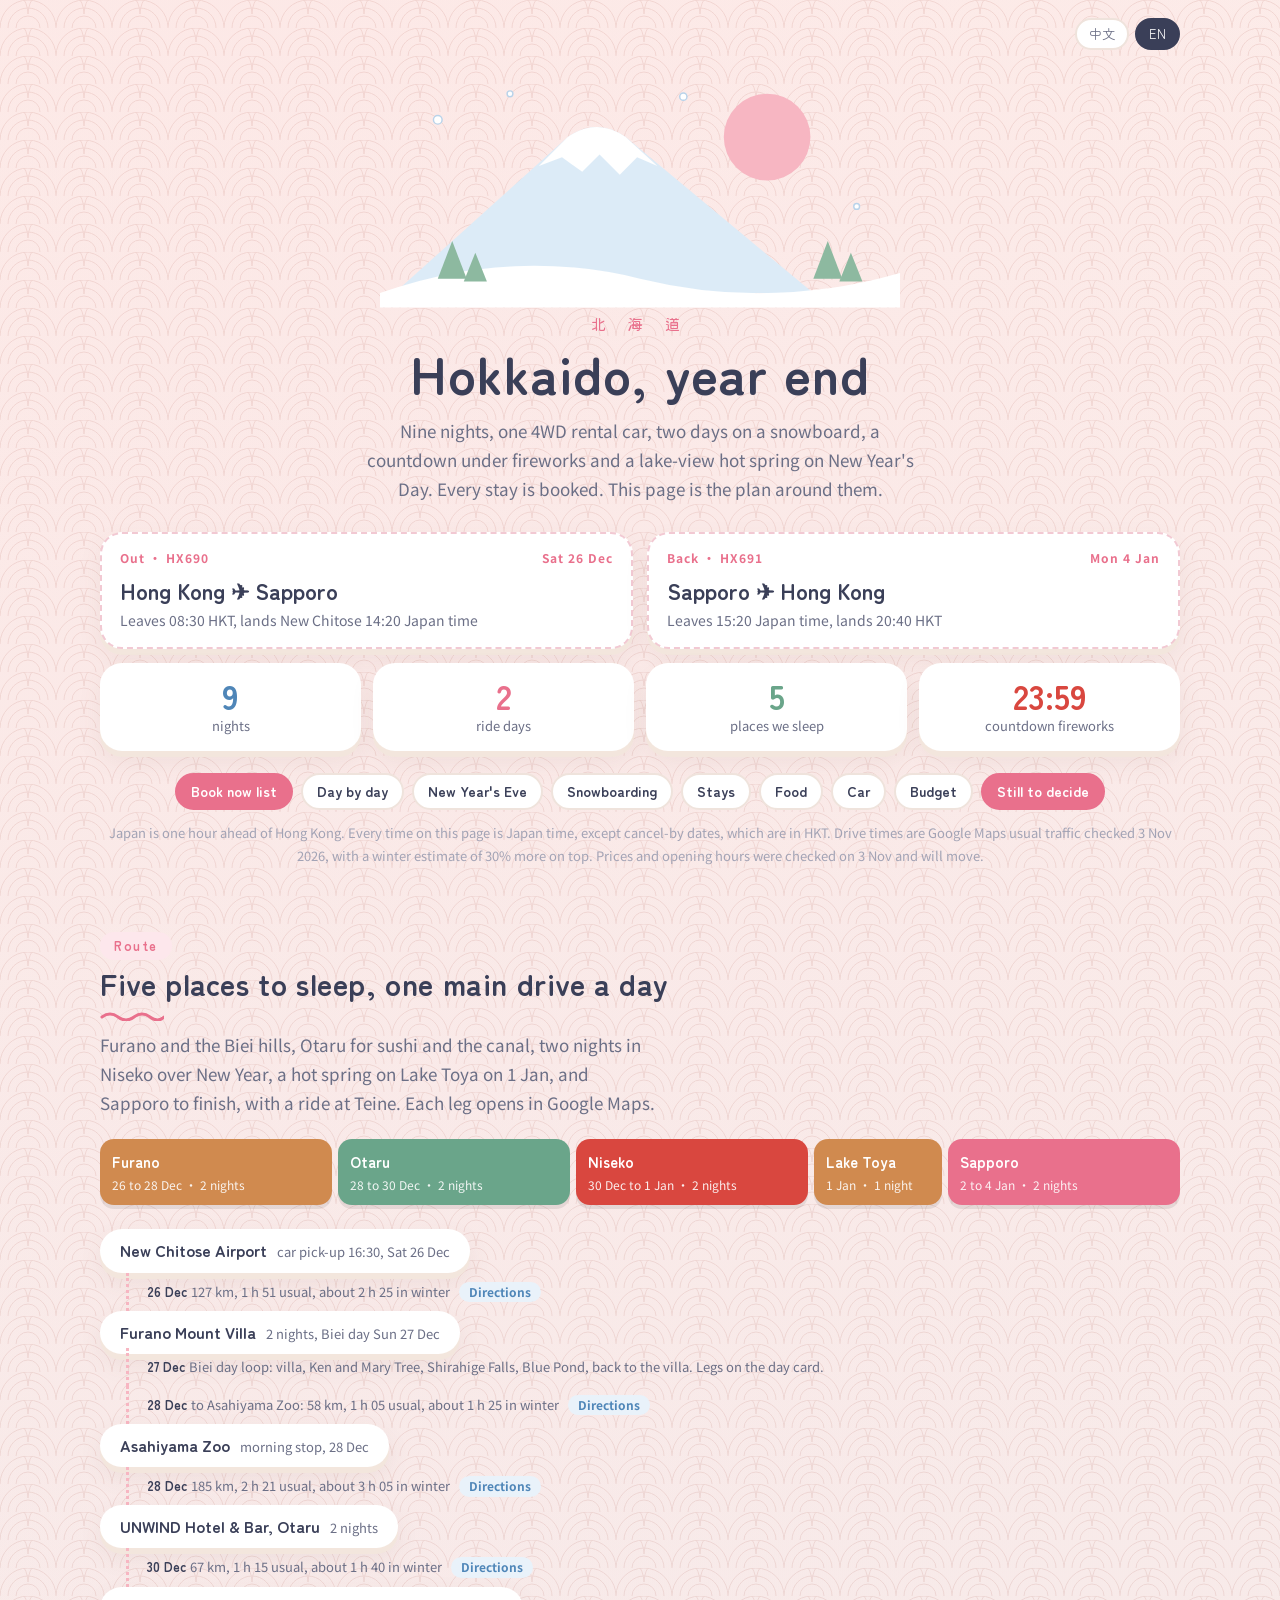
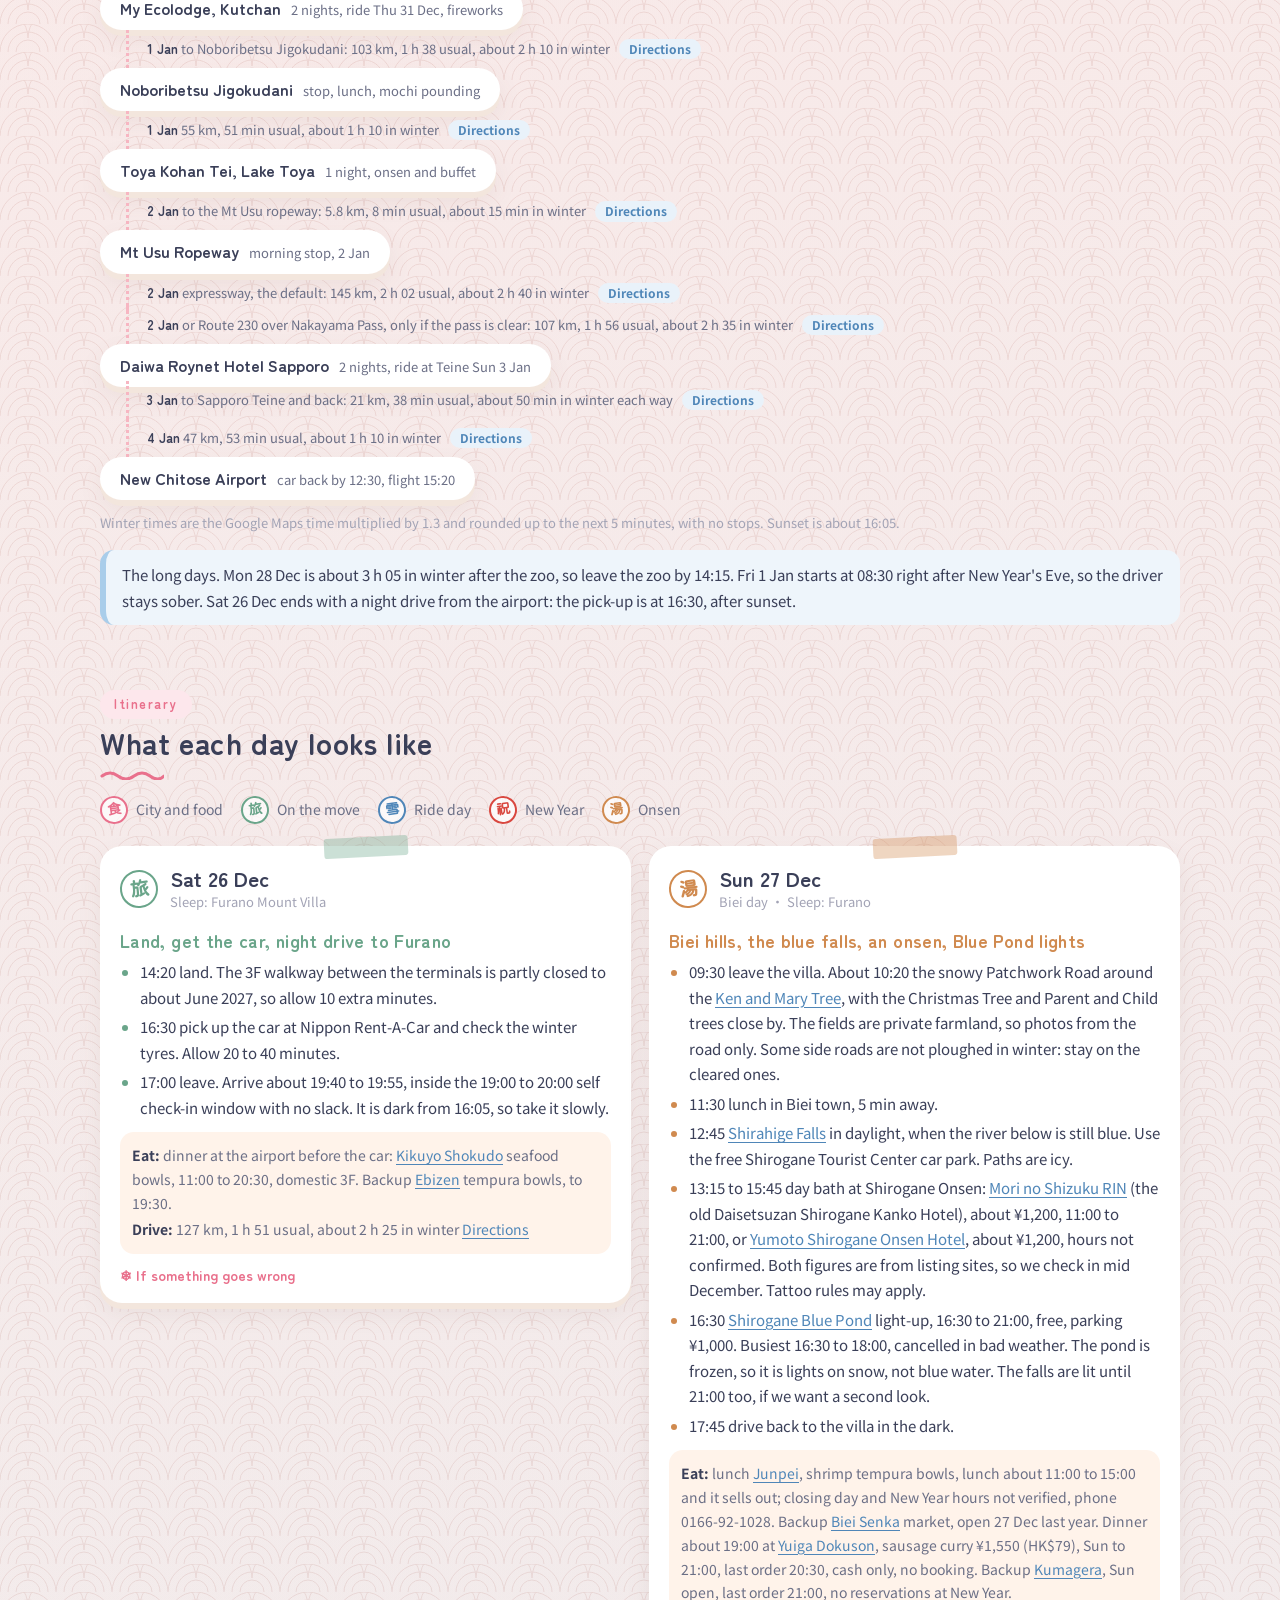
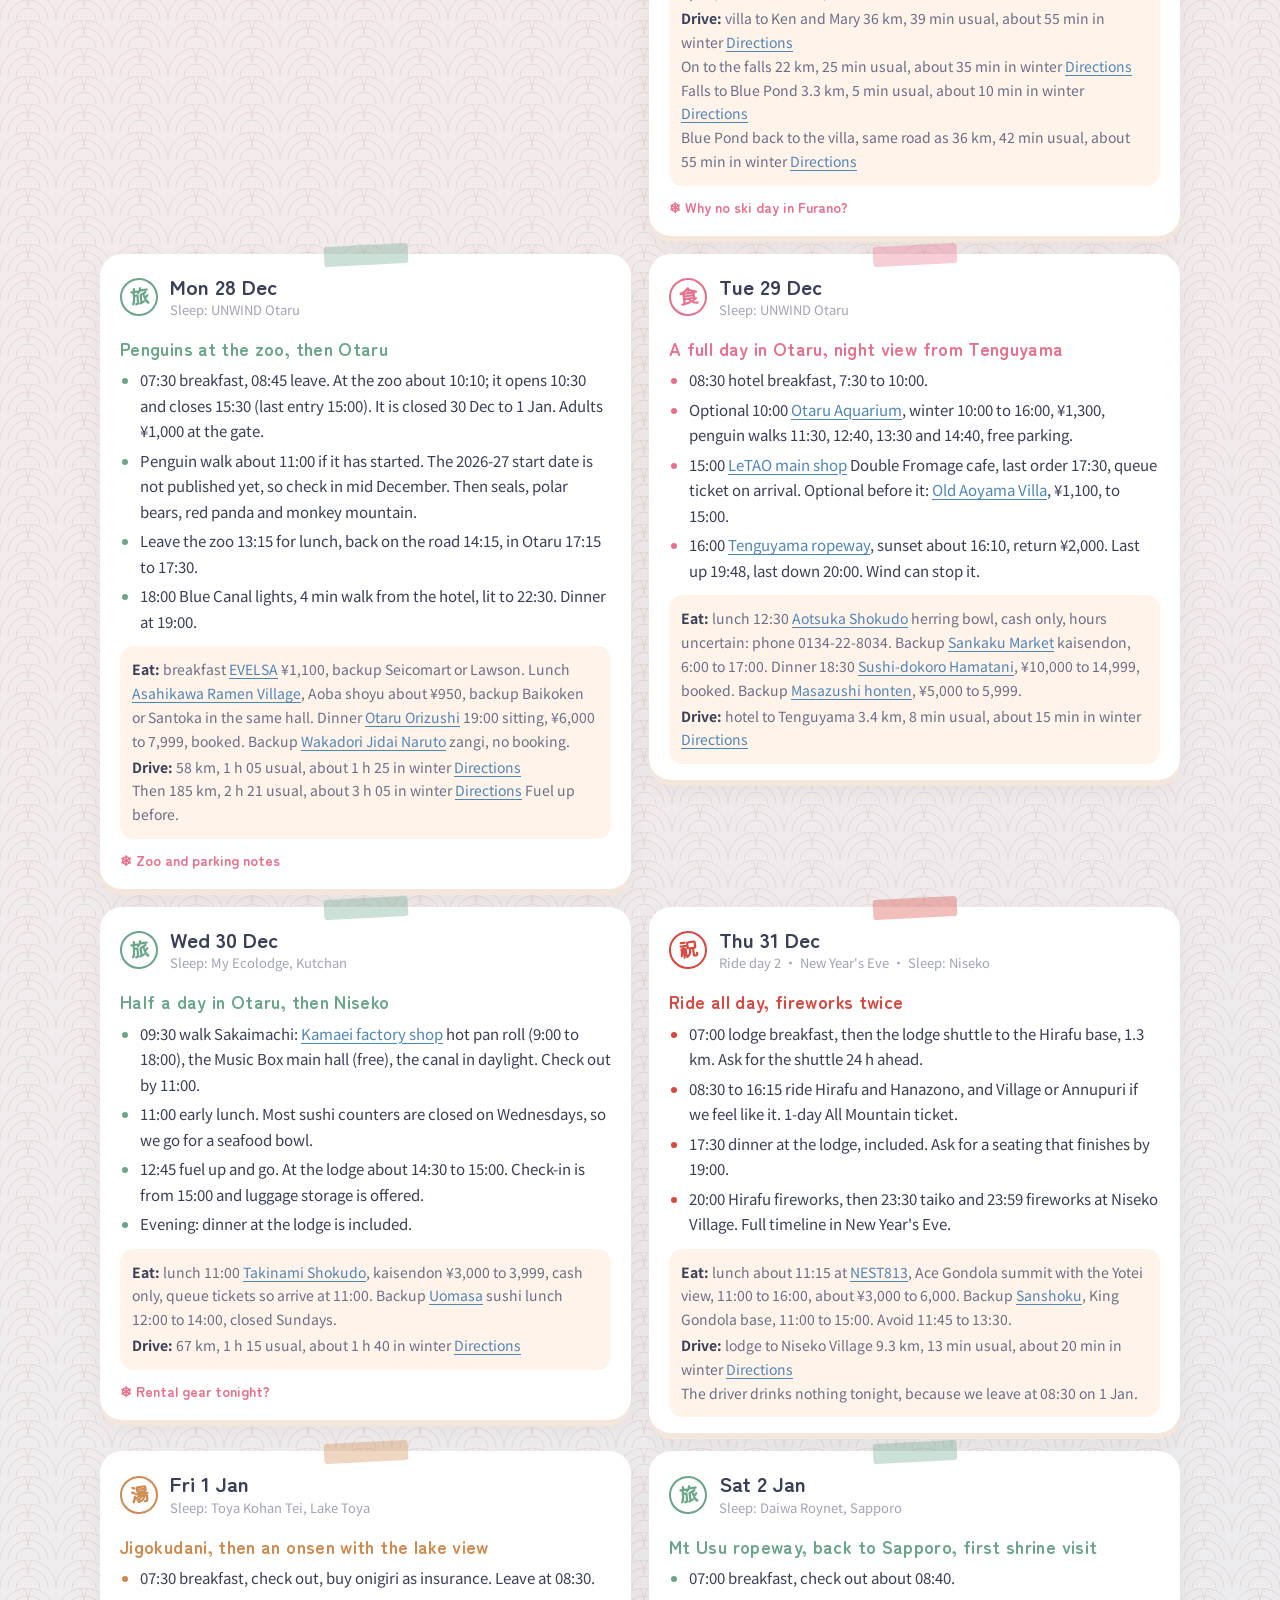
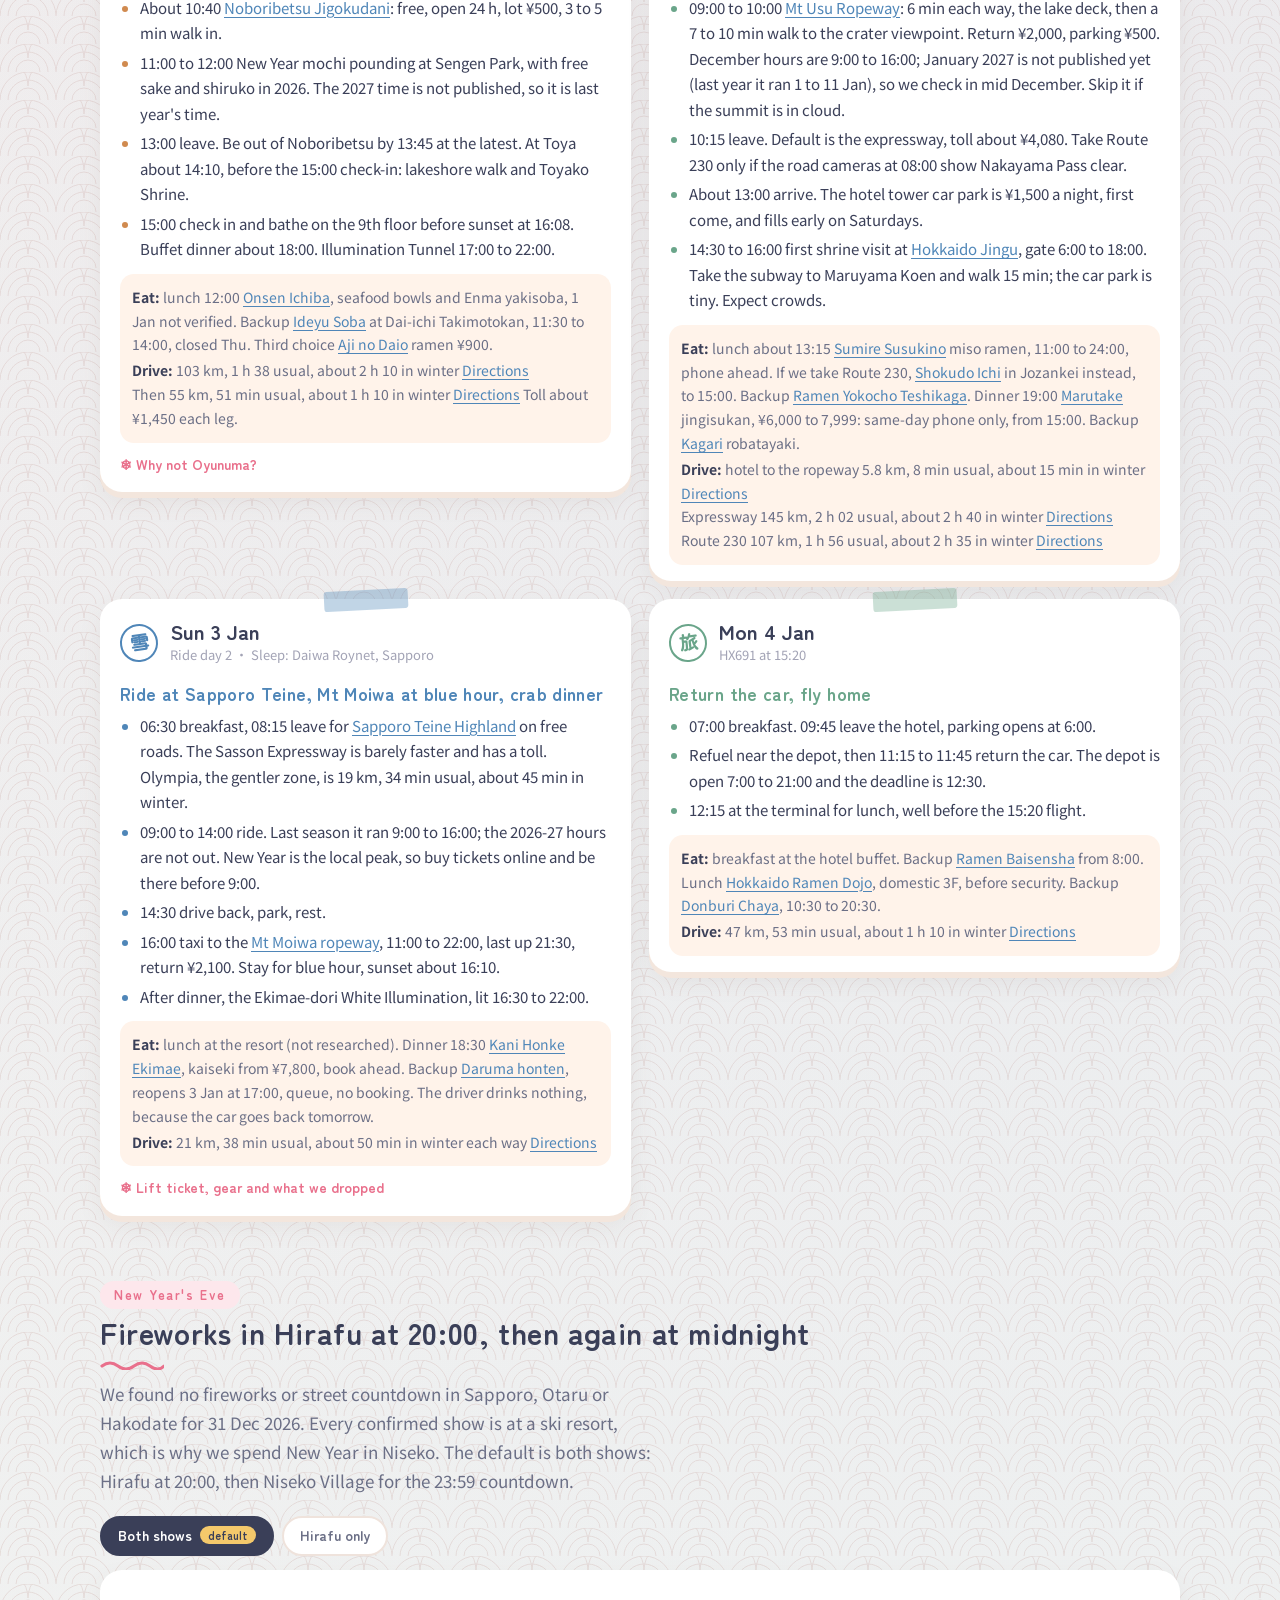
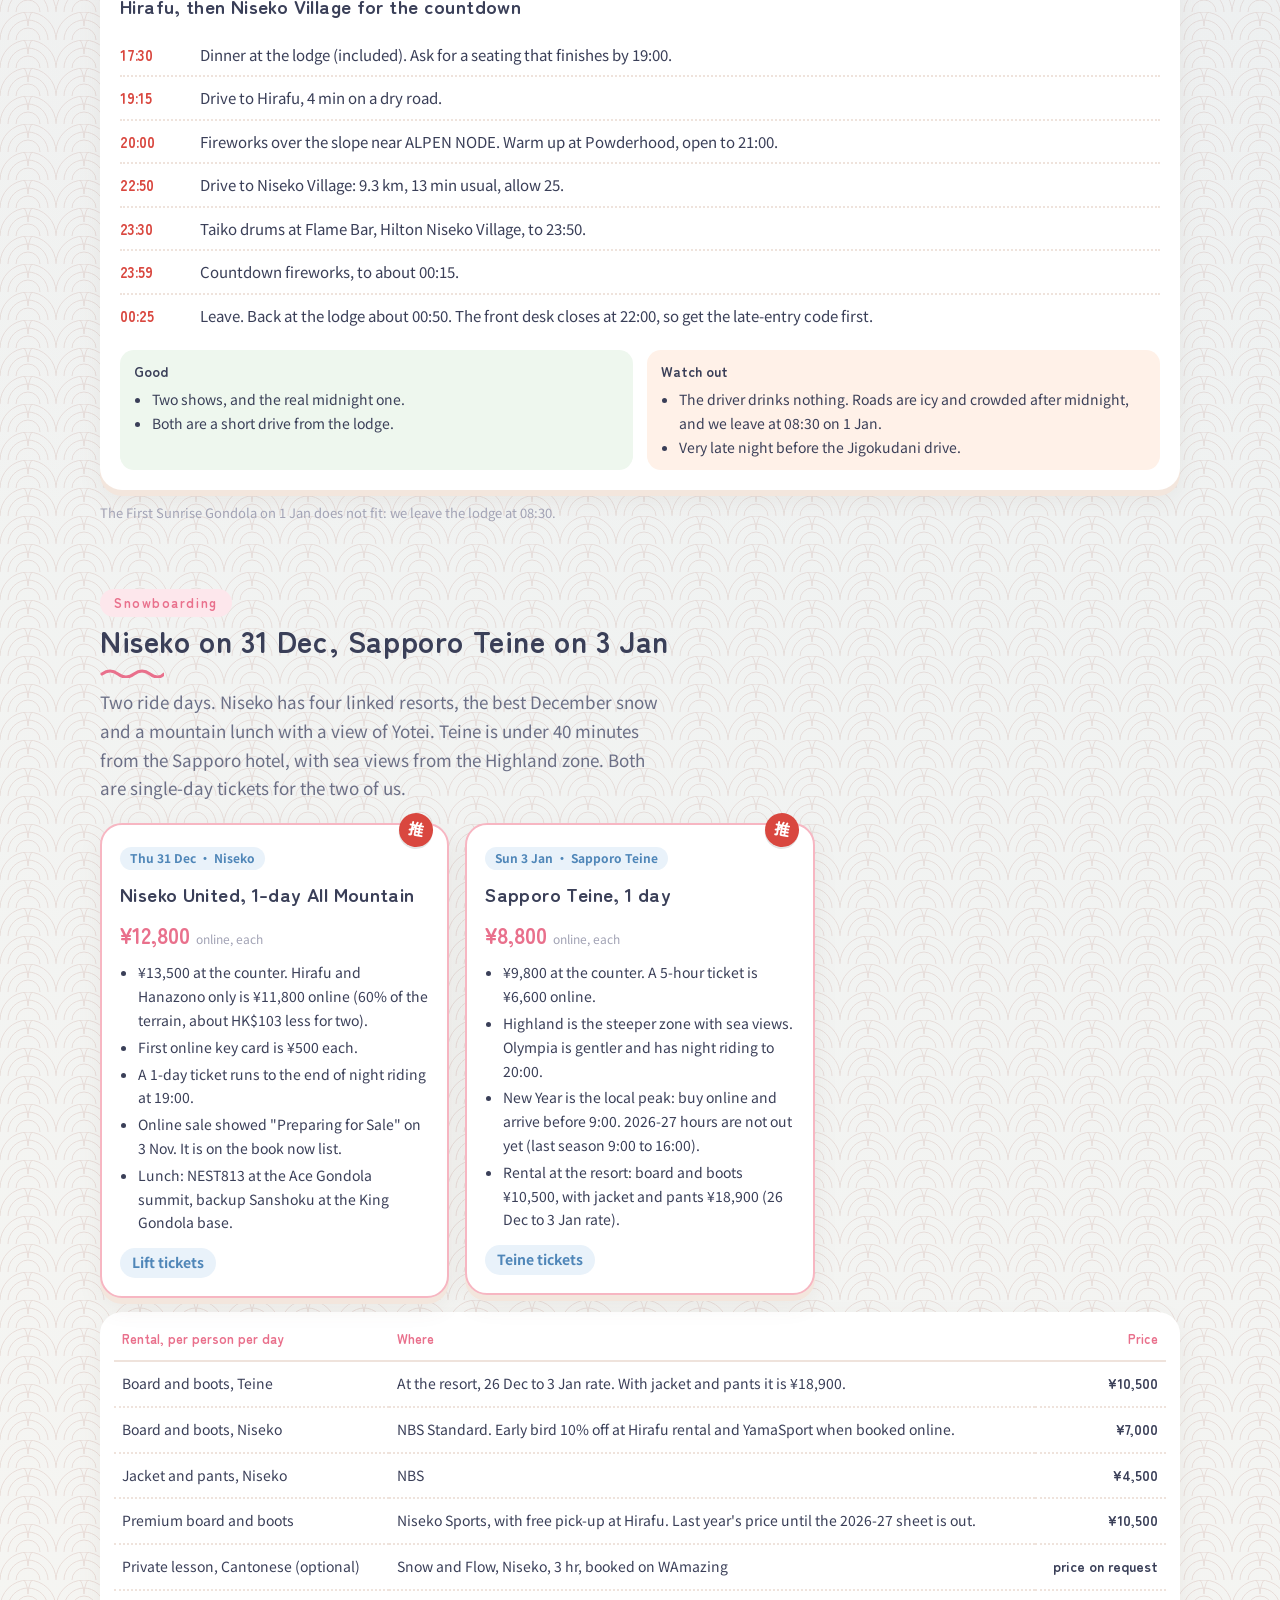
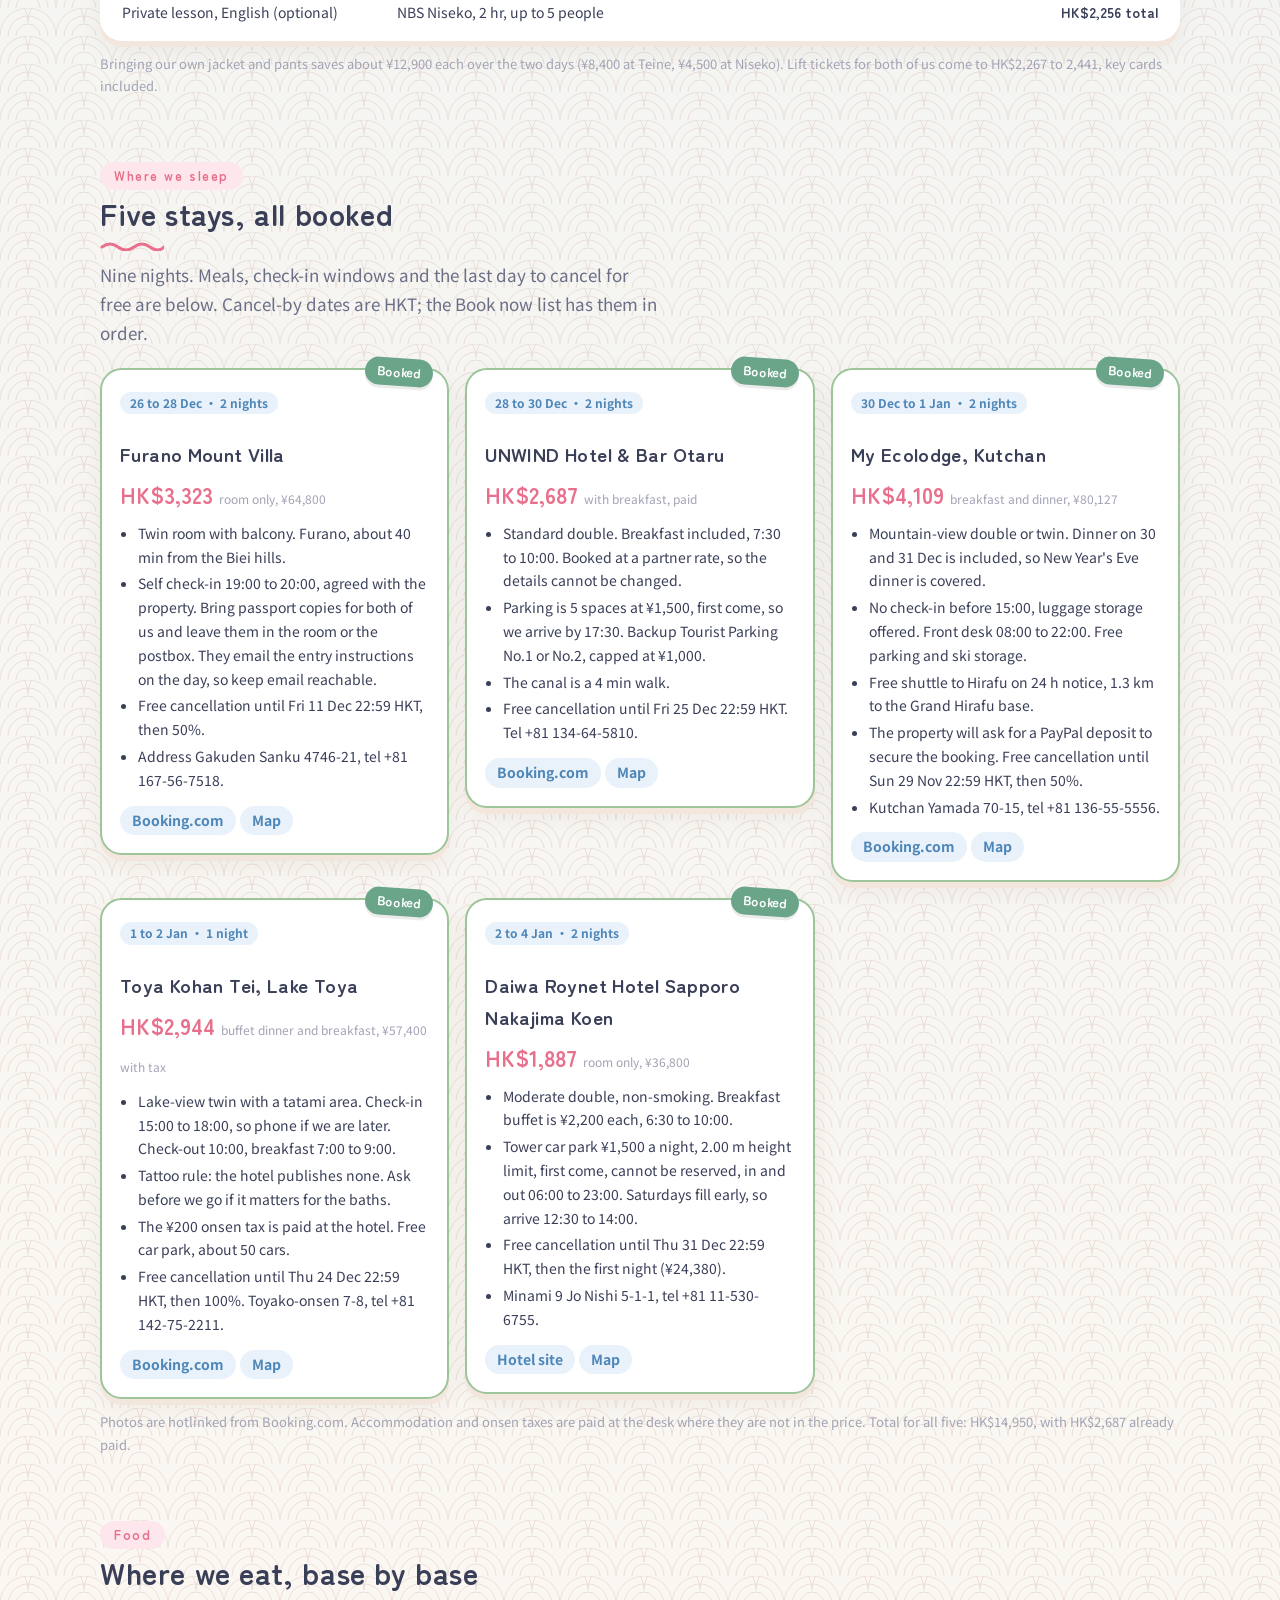
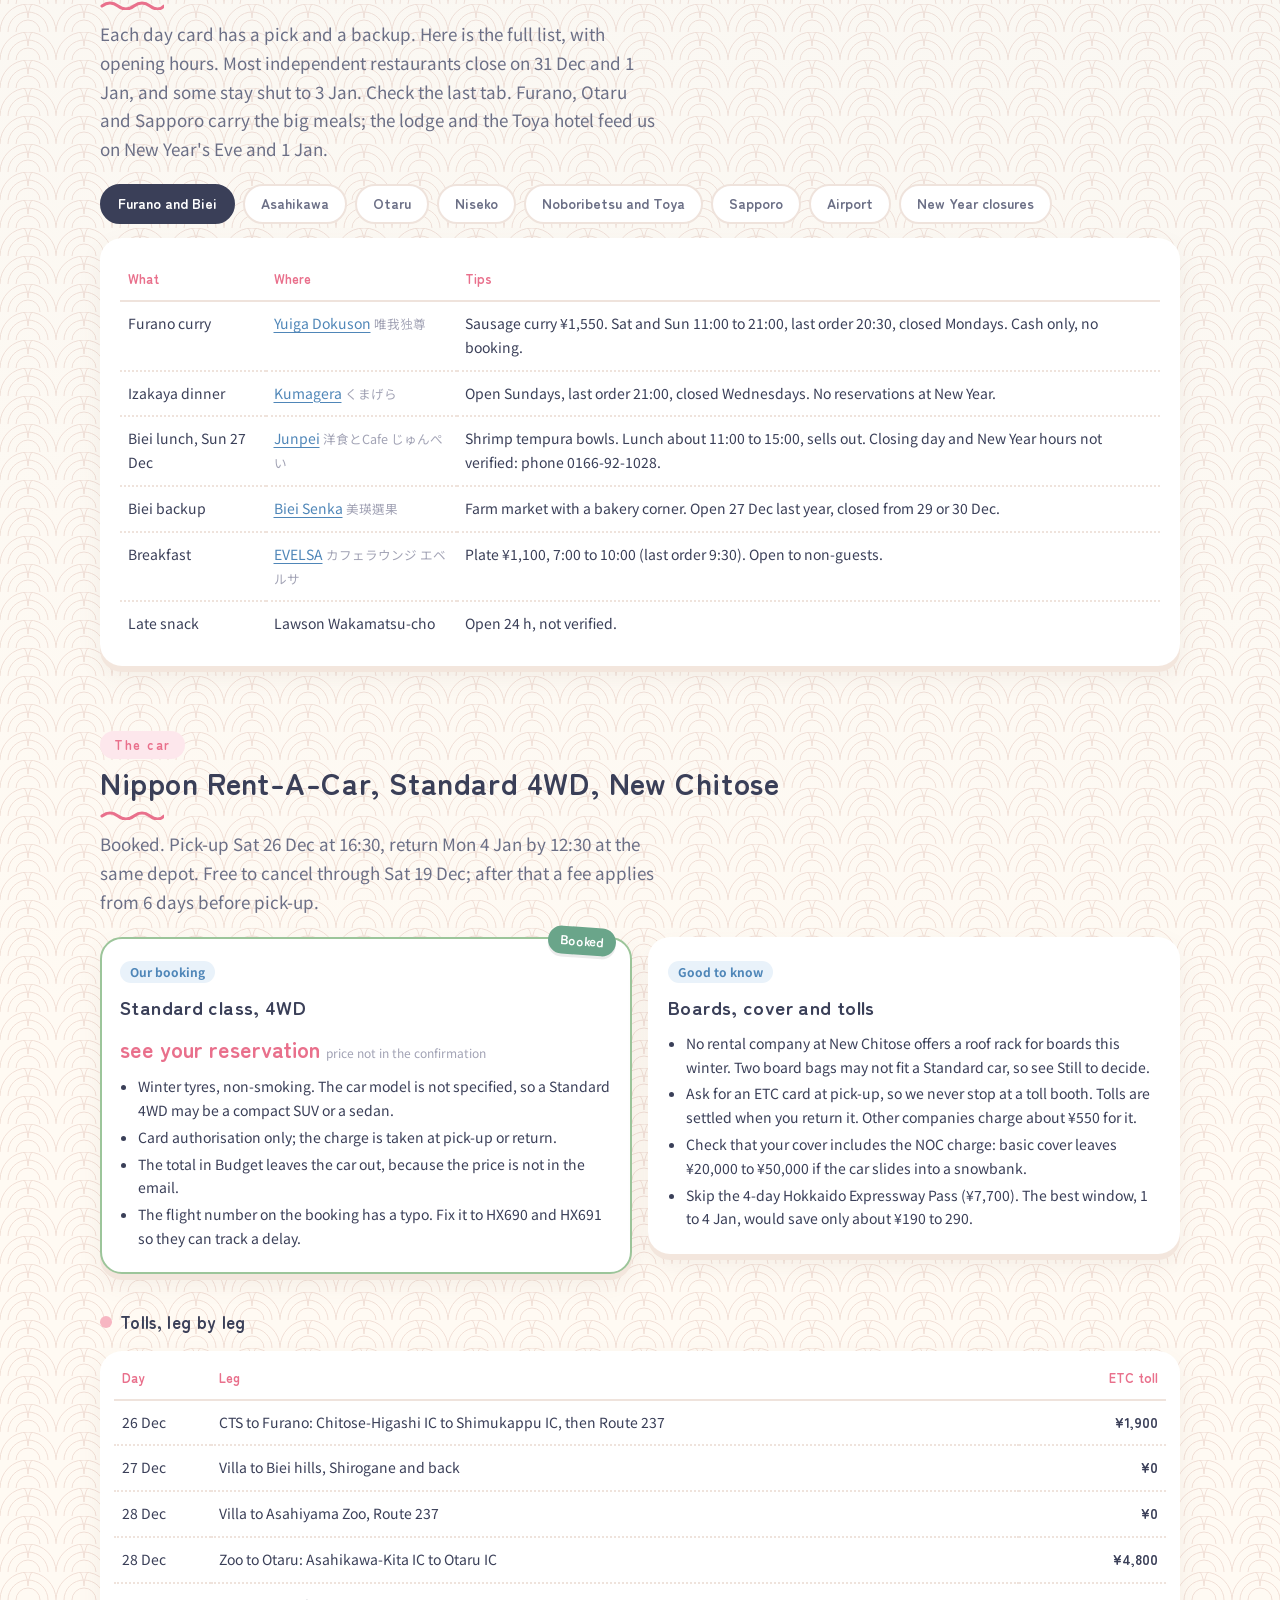
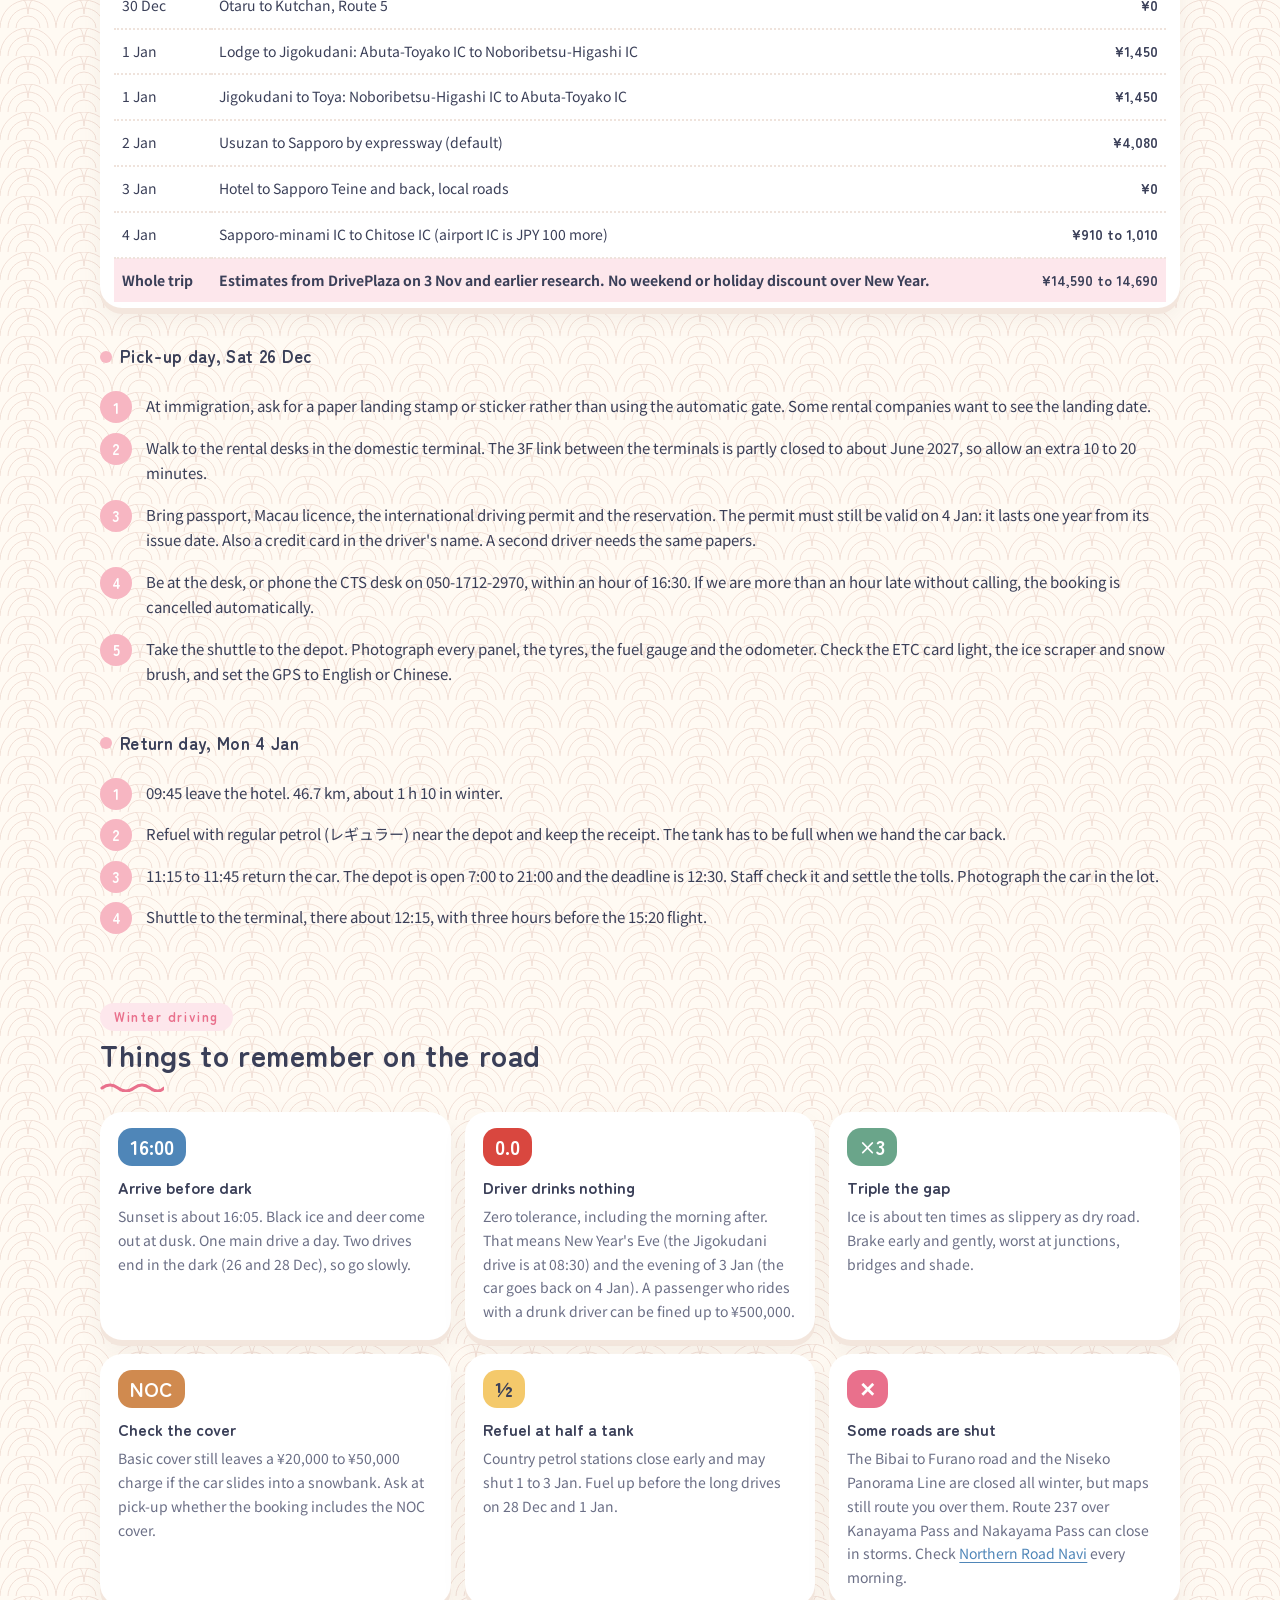
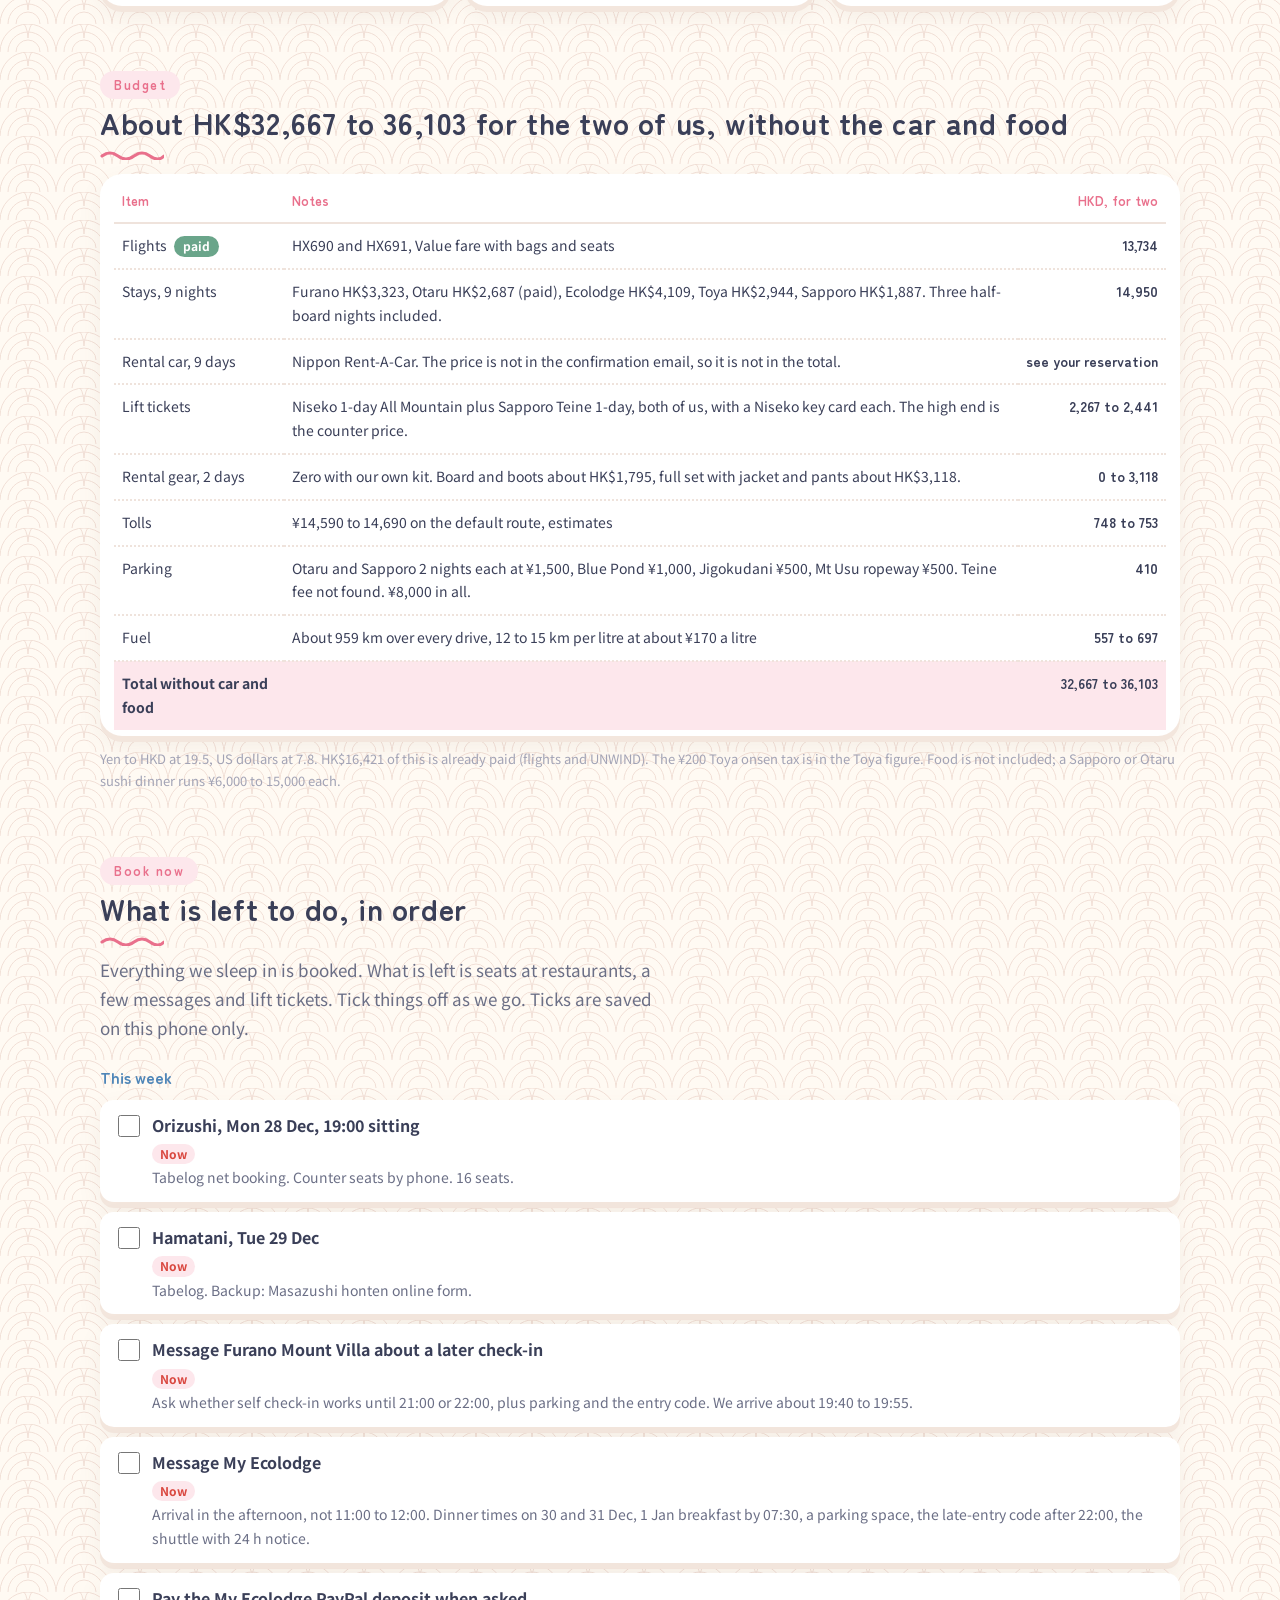
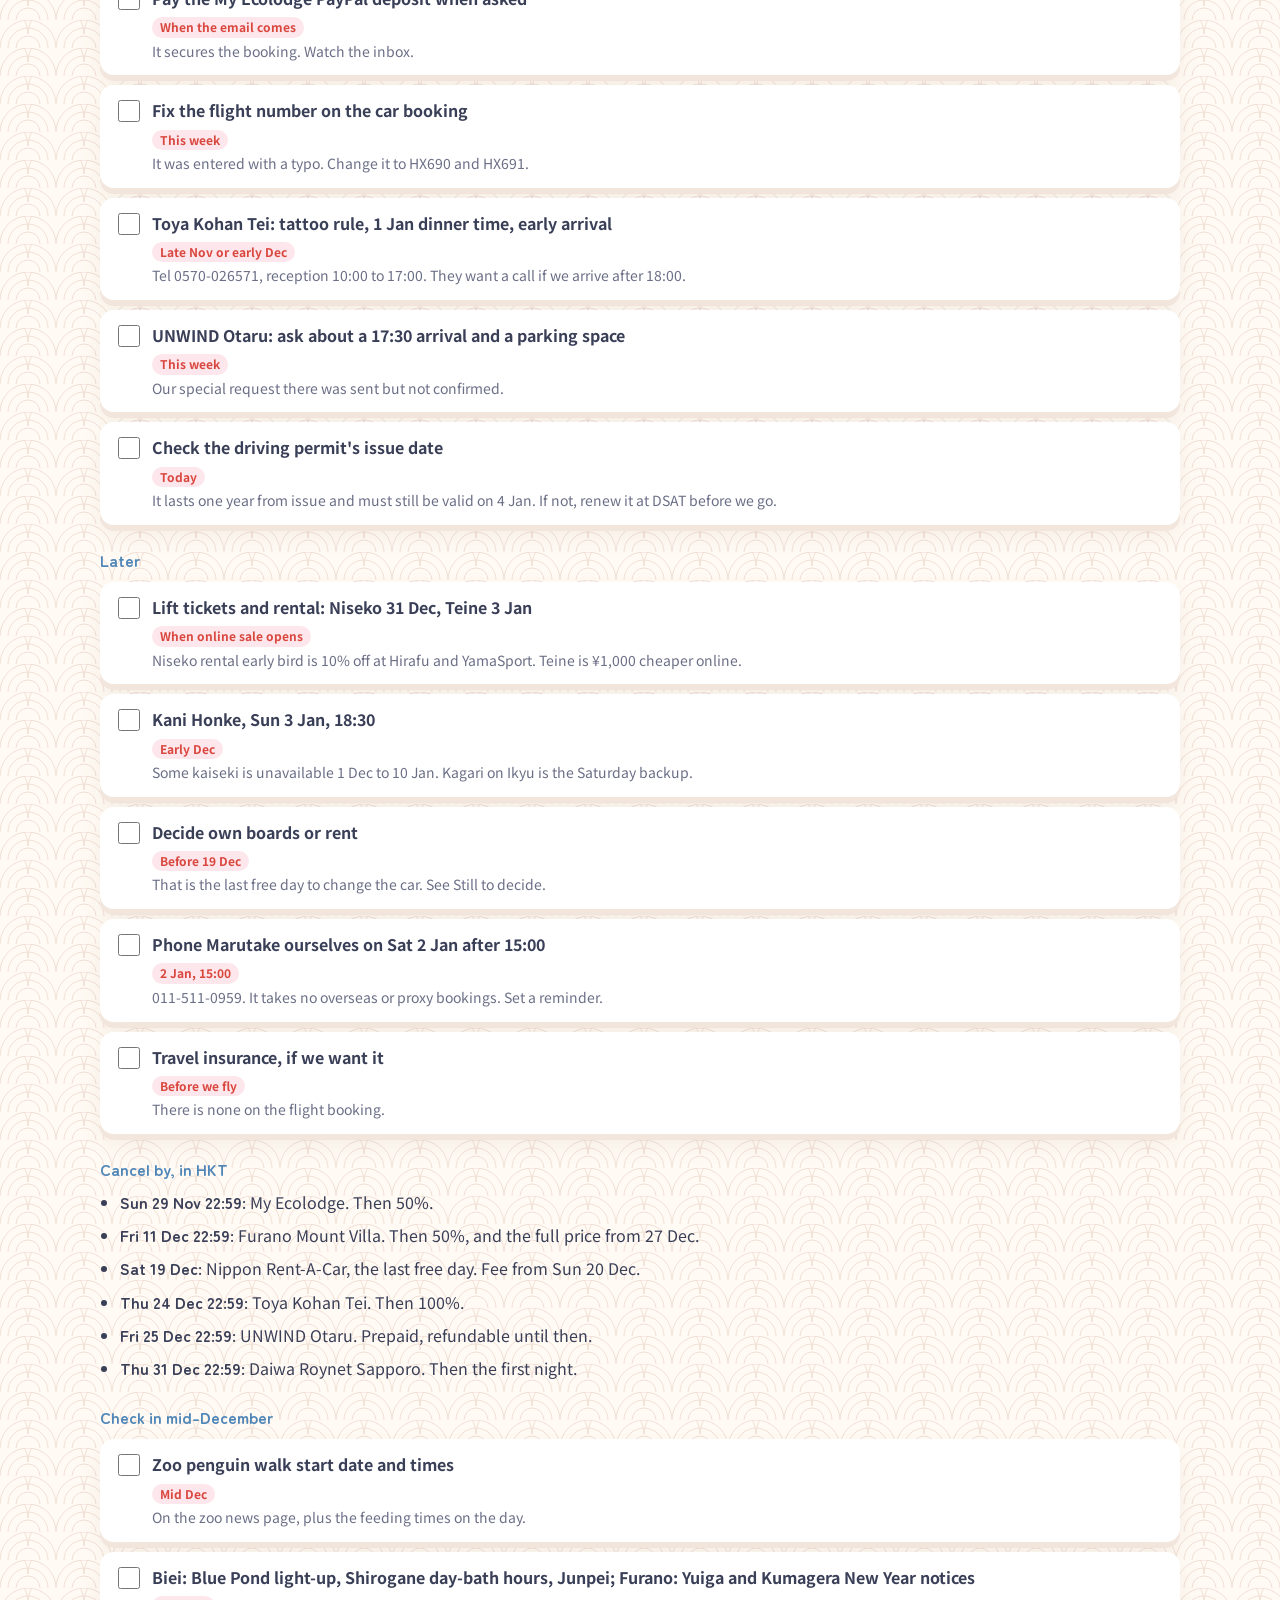
<file: sites/hokkaido-2026-27/en.html>
<!DOCTYPE html>
<html lang="en">
<head>
<meta charset="utf-8">
<meta name="viewport" content="width=device-width,initial-scale=1">
<title>Hokkaido, 26 Dec 2026 to 4 Jan 2027</title>
<meta name="description" content="Our year-end Hokkaido trip, all booked: route, day plan, snowboarding, New Year's Eve, stays, food, the car and what is left to book.">
<link rel="preconnect" href="https://fonts.googleapis.com">
<link rel="preconnect" href="https://fonts.gstatic.com" crossorigin>
<link rel="stylesheet" href="https://fonts.googleapis.com/css2?family=Huninn&family=Zen+Maru+Gothic:wght@500;700&family=Noto+Sans+TC:wght@400;500;700&display=swap">
<link rel="stylesheet" href="style.css">
</head>
<body>
<div class="snow" aria-hidden="true"><i></i><i></i><i></i><i></i><i></i><i></i><i></i><i></i><i></i><i></i><i></i><i></i></div>
<div class="page">

<div class="langbar"><a href="index.html">中文</a><span>EN</span></div>

<!-- ============ HERO ============ -->
<header class="hero">
  <svg class="hero-art" viewBox="0 0 360 170" role="img" aria-label="Snowy Mt Yotei under a pink sun">
    <circle cx="268" cy="52" r="30" fill="#f7b6c2"/>
    <path d="M10 160 L130 52 Q150 38 170 52 L300 160 Z" fill="#dcebf7"/>
    <path d="M130 52 Q150 38 170 52 L192 72 L178 66 L166 78 L152 64 L140 76 L126 66 L110 72 Z" fill="#ffffff"/>
    <path d="M0 160 Q90 128 180 150 T360 146 L360 170 L0 170 Z" fill="#ffffff"/>
    <g fill="#8db9a0">
      <path d="M40 150 l10 -26 l10 26 z"/><path d="M58 152 l8 -20 l8 20 z"/>
      <path d="M300 150 l10 -26 l10 26 z"/><path d="M318 152 l8 -20 l8 20 z"/>
    </g>
    <g fill="#ffffff" stroke="#b9d3ea" stroke-width="1">
      <circle cx="40" cy="40" r="3"/><circle cx="90" cy="22" r="2"/><circle cx="210" cy="24" r="2.5"/><circle cx="330" cy="100" r="2"/>
    </g>
  </svg>
  <div class="mark">北 海 道</div>
  <h1>Hokkaido, year end</h1>
  <p class="lede">Nine nights, one 4WD rental car, two days on a snowboard, a countdown under fireworks and a lake-view hot spring on New Year's Day. Every stay is booked. This page is the plan around them.</p>

  <div class="flights">
    <div class="flight">
      <div class="fl-top"><span>Out · HX690</span><span>Sat 26 Dec</span></div>
      <div class="fl-route">Hong Kong ✈ Sapporo</div>
      <div class="fl-time">Leaves 08:30 HKT, lands New Chitose 14:20 Japan time</div>
    </div>
    <div class="flight">
      <div class="fl-top"><span>Back · HX691</span><span>Mon 4 Jan</span></div>
      <div class="fl-route">Sapporo ✈ Hong Kong</div>
      <div class="fl-time">Leaves 15:20 Japan time, lands 20:40 HKT</div>
    </div>
  </div>

  <div class="stats">
    <div class="stat"><div class="n">9</div><div class="l">nights</div></div>
    <div class="stat"><div class="n">2</div><div class="l">ride days</div></div>
    <div class="stat"><div class="n">5</div><div class="l">places we sleep</div></div>
    <div class="stat"><div class="n">23:59</div><div class="l">countdown fireworks</div></div>
  </div>

  <nav class="jump">
    <a class="hot" href="#book">Book now list</a>
    <a href="#days">Day by day</a>
    <a href="#nye">New Year's Eve</a>
    <a href="#ride">Snowboarding</a>
    <a href="#stay">Stays</a>
    <a href="#eat">Food</a>
    <a href="#car">Car</a>
    <a href="#money">Budget</a>
    <a class="hot" href="#decide">Still to decide</a>
  </nav>
  <p class="small">Japan is one hour ahead of Hong Kong. Every time on this page is Japan time, except cancel-by dates, which are in HKT. Drive times are Google Maps usual traffic checked 3 Nov 2026, with a winter estimate of 30% more on top. Prices and opening hours were checked on 3 Nov and will move.</p>
</header>

<!-- ============ ROUTE ============ -->
<section id="route">
  <p class="kicker">Route</p>
  <h2>Five places to sleep, one main drive a day</h2>
  <p class="lede">Furano and the Biei hills, Otaru for sushi and the canal, two nights in Niseko over New Year, a hot spring on Lake Toya on 1 Jan, and Sapporo to finish, with a ride at Teine. Each leg opens in Google Maps.</p>

  <div class="routebar">
    <div style="--n:2;--c:var(--c-onsen)"><b>Furano</b><i>26 to 28 Dec · 2 nights</i></div>
    <div style="--n:2;--c:var(--c-move)"><b>Otaru</b><i>28 to 30 Dec · 2 nights</i></div>
    <div style="--n:2;--c:var(--c-nye)"><b>Niseko</b><i>30 Dec to 1 Jan · 2 nights</i></div>
    <div style="--n:1;--c:var(--c-onsen)"><b>Lake Toya</b><i>1 Jan · 1 night</i></div>
    <div style="--n:2;--c:var(--c-city)"><b>Sapporo</b><i>2 to 4 Jan · 2 nights</i></div>
  </div>

  <div class="chain">
    <div class="stop"><b>New Chitose Airport</b><span>car pick-up 16:30, Sat 26 Dec</span></div>
    <div class="leg"><b>26 Dec</b> 127 km, 1 h 51 usual, about 2 h 25 in winter <a class="go" href="https://www.google.com/maps/dir/?api=1&amp;origin=%E3%83%8B%E3%83%83%E3%83%9D%E3%83%B3%E3%83%AC%E3%83%B3%E3%82%BF%E3%82%AB%E3%83%BC%20%E6%96%B0%E5%8D%83%E6%AD%B3%E7%A9%BA%E6%B8%AF%E5%96%B6%E6%A5%AD%E6%89%80&amp;destination=%E5%8C%97%E6%B5%B7%E9%81%93%E5%AF%8C%E8%89%AF%E9%87%8E%E5%B8%82%E5%AD%A6%E7%94%B0%E4%B8%89%E5%8C%BA4746-21&amp;travelmode=driving" target="_blank" rel="noopener">Directions</a></div>
    <div class="stop"><b>Furano Mount Villa</b><span>2 nights, Biei day Sun 27 Dec</span></div>
    <div class="leg alt"><b>27 Dec</b> Biei day loop: villa, Ken and Mary Tree, Shirahige Falls, Blue Pond, back to the villa. Legs on the day card.</div>
    <div class="leg"><b>28 Dec</b> to Asahiyama Zoo: 58 km, 1 h 05 usual, about 1 h 25 in winter <a class="go" href="https://www.google.com/maps/dir/?api=1&amp;origin=%E5%8C%97%E6%B5%B7%E9%81%93%E5%AF%8C%E8%89%AF%E9%87%8E%E5%B8%82%E5%AD%A6%E7%94%B0%E4%B8%89%E5%8C%BA4746-21&amp;destination=%E6%97%AD%E5%B1%B1%E5%8B%95%E7%89%A9%E5%9C%92&amp;travelmode=driving" target="_blank" rel="noopener">Directions</a></div>
    <div class="stop"><b>Asahiyama Zoo</b><span>morning stop, 28 Dec</span></div>
    <div class="leg"><b>28 Dec</b> 185 km, 2 h 21 usual, about 3 h 05 in winter <a class="go" href="https://www.google.com/maps/dir/?api=1&amp;origin=%E6%97%AD%E5%B1%B1%E5%8B%95%E7%89%A9%E5%9C%92&amp;destination=%E5%8C%97%E6%B5%B7%E9%81%93%E5%B0%8F%E6%A8%BD%E5%B8%82%E8%89%B2%E5%86%851%E4%B8%81%E7%9B%AE8-25&amp;travelmode=driving" target="_blank" rel="noopener">Directions</a></div>
    <div class="stop"><b>UNWIND Hotel &amp; Bar, Otaru</b><span>2 nights</span></div>
    <div class="leg"><b>30 Dec</b> 67 km, 1 h 15 usual, about 1 h 40 in winter <a class="go" href="https://www.google.com/maps/dir/?api=1&amp;origin=%E5%8C%97%E6%B5%B7%E9%81%93%E5%B0%8F%E6%A8%BD%E5%B8%82%E8%89%B2%E5%86%851%E4%B8%81%E7%9B%AE8-25&amp;destination=%E5%8C%97%E6%B5%B7%E9%81%93%E8%99%BB%E7%94%B0%E9%83%A1%E5%80%B6%E7%9F%A5%E5%AE%89%E7%94%BA%E5%AD%97%E5%B1%B1%E7%94%B070-15&amp;travelmode=driving" target="_blank" rel="noopener">Directions</a></div>
    <div class="stop"><b>My Ecolodge, Kutchan</b><span>2 nights, ride Thu 31 Dec, fireworks</span></div>
    <div class="leg"><b>1 Jan</b> to Noboribetsu Jigokudani: 103 km, 1 h 38 usual, about 2 h 10 in winter <a class="go" href="https://www.google.com/maps/dir/?api=1&amp;origin=%E5%8C%97%E6%B5%B7%E9%81%93%E8%99%BB%E7%94%B0%E9%83%A1%E5%80%B6%E7%9F%A5%E5%AE%89%E7%94%BA%E5%AD%97%E5%B1%B1%E7%94%B070-15&amp;destination=%E7%99%BB%E5%88%A5%E5%9C%B0%E7%8D%84%E8%B0%B7&amp;travelmode=driving" target="_blank" rel="noopener">Directions</a></div>
    <div class="stop"><b>Noboribetsu Jigokudani</b><span>stop, lunch, mochi pounding</span></div>
    <div class="leg"><b>1 Jan</b> 55 km, 51 min usual, about 1 h 10 in winter <a class="go" href="https://www.google.com/maps/dir/?api=1&amp;origin=%E7%99%BB%E5%88%A5%E5%9C%B0%E7%8D%84%E8%B0%B7&amp;destination=%E5%8C%97%E6%B5%B7%E9%81%93%E8%99%BB%E7%94%B0%E9%83%A1%E6%B4%9E%E7%88%BA%E6%B9%96%E7%94%BA%E6%B4%9E%E7%88%BA%E6%B9%96%E6%B8%A9%E6%B3%897-8&amp;travelmode=driving" target="_blank" rel="noopener">Directions</a></div>
    <div class="stop"><b>Toya Kohan Tei, Lake Toya</b><span>1 night, onsen and buffet</span></div>
    <div class="leg"><b>2 Jan</b> to the Mt Usu ropeway: 5.8 km, 8 min usual, about 15 min in winter <a class="go" href="https://www.google.com/maps/dir/?api=1&amp;origin=%E5%8C%97%E6%B5%B7%E9%81%93%E8%99%BB%E7%94%B0%E9%83%A1%E6%B4%9E%E7%88%BA%E6%B9%96%E7%94%BA%E6%B4%9E%E7%88%BA%E6%B9%96%E6%B8%A9%E6%B3%897-8&amp;destination=%E6%9C%89%E7%8F%A0%E5%B1%B1%E3%83%AD%E3%83%BC%E3%83%97%E3%82%A6%E3%82%A7%E3%82%A4&amp;travelmode=driving" target="_blank" rel="noopener">Directions</a></div>
    <div class="stop"><b>Mt Usu Ropeway</b><span>morning stop, 2 Jan</span></div>
    <div class="leg"><b>2 Jan</b> expressway, the default: 145 km, 2 h 02 usual, about 2 h 40 in winter <a class="go" href="https://www.google.com/maps/dir/?api=1&amp;origin=%E6%9C%89%E7%8F%A0%E5%B1%B1%E3%83%AD%E3%83%BC%E3%83%97%E3%82%A6%E3%82%A7%E3%82%A4&amp;destination=%E5%8C%97%E6%B5%B7%E9%81%93%E6%9C%AD%E5%B9%8C%E5%B8%82%E4%B8%AD%E5%A4%AE%E5%8C%BA%E5%8D%979%E6%9D%A1%E8%A5%BF5%E4%B8%81%E7%9B%AE1-1&amp;travelmode=driving" target="_blank" rel="noopener">Directions</a></div>
    <div class="leg alt"><b>2 Jan</b> or Route 230 over Nakayama Pass, only if the pass is clear: 107 km, 1 h 56 usual, about 2 h 35 in winter <a class="go" href="https://www.google.com/maps/dir/?api=1&amp;origin=%E6%9C%89%E7%8F%A0%E5%B1%B1%E3%83%AD%E3%83%BC%E3%83%97%E3%82%A6%E3%82%A7%E3%82%A4&amp;destination=%E5%8C%97%E6%B5%B7%E9%81%93%E6%9C%AD%E5%B9%8C%E5%B8%82%E4%B8%AD%E5%A4%AE%E5%8C%BA%E5%8D%979%E6%9D%A1%E8%A5%BF5%E4%B8%81%E7%9B%AE1-1&amp;travelmode=driving" target="_blank" rel="noopener">Directions</a></div>
    <div class="stop"><b>Daiwa Roynet Hotel Sapporo</b><span>2 nights, ride at Teine Sun 3 Jan</span></div>
    <div class="leg alt"><b>3 Jan</b> to Sapporo Teine and back: 21 km, 38 min usual, about 50 min in winter each way <a class="go" href="https://www.google.com/maps/dir/?api=1&amp;origin=%E5%8C%97%E6%B5%B7%E9%81%93%E6%9C%AD%E5%B9%8C%E5%B8%82%E4%B8%AD%E5%A4%AE%E5%8C%BA%E5%8D%979%E6%9D%A1%E8%A5%BF5%E4%B8%81%E7%9B%AE1-1&amp;destination=%E3%82%B5%E3%83%83%E3%83%9D%E3%83%AD%E3%83%86%E3%82%A4%E3%83%8D%20%E3%83%8F%E3%82%A4%E3%83%A9%E3%83%B3%E3%83%89%E3%82%BE%E3%83%BC%E3%83%B3&amp;travelmode=driving" target="_blank" rel="noopener">Directions</a></div>
    <div class="leg"><b>4 Jan</b> 47 km, 53 min usual, about 1 h 10 in winter <a class="go" href="https://www.google.com/maps/dir/?api=1&amp;origin=%E5%8C%97%E6%B5%B7%E9%81%93%E6%9C%AD%E5%B9%8C%E5%B8%82%E4%B8%AD%E5%A4%AE%E5%8C%BA%E5%8D%979%E6%9D%A1%E8%A5%BF5%E4%B8%81%E7%9B%AE1-1&amp;destination=%E3%83%8B%E3%83%83%E3%83%9D%E3%83%B3%E3%83%AC%E3%83%B3%E3%82%BF%E3%82%AB%E3%83%BC%20%E6%96%B0%E5%8D%83%E6%AD%B3%E7%A9%BA%E6%B8%AF%E5%96%B6%E6%A5%AD%E6%89%80&amp;travelmode=driving" target="_blank" rel="noopener">Directions</a></div>
    <div class="stop"><b>New Chitose Airport</b><span>car back by 12:30, flight 15:20</span></div>
  </div>
  <p class="small">Winter times are the Google Maps time multiplied by 1.3 and rounded up to the next 5 minutes, with no stops. Sunset is about 16:05.</p>
  <div class="note">The long days. Mon 28 Dec is about 3 h 05 in winter after the zoo, so leave the zoo by 14:15. Fri 1 Jan starts at 08:30 right after New Year's Eve, so the driver stays sober. Sat 26 Dec ends with a night drive from the airport: the pick-up is at 16:30, after sunset.</div>
</section>

<!-- ============ DAYS ============ -->
<section id="days">
  <p class="kicker">Itinerary</p>
  <h2>What each day looks like</h2>
  <div class="legend">
    <span><i class="hk" style="--c:var(--c-city)">食</i>City and food</span>
    <span><i class="hk" style="--c:var(--c-move)">旅</i>On the move</span>
    <span><i class="hk" style="--c:var(--c-ride)">雪</i>Ride day</span>
    <span><i class="hk" style="--c:var(--c-nye)">祝</i>New Year</span>
    <span><i class="hk" style="--c:var(--c-onsen)">湯</i>Onsen</span>
  </div>

  <div class="days">

    <article class="day" style="--c:var(--c-move)">
      <div class="dh"><i class="hk">旅</i><div><span class="date">Sat 26 Dec</span><span class="base">Sleep: Furano Mount Villa</span></div></div>
      <h4>Land, get the car, night drive to Furano</h4>
      <ul>
        <li>14:20 land. The 3F walkway between the terminals is partly closed to about June 2027, so allow 10 extra minutes.</li>
        <li>16:30 pick up the car at Nippon Rent-A-Car and check the winter tyres. Allow 20 to 40 minutes.</li>
        <li>17:00 leave. Arrive about 19:40 to 19:55, inside the 19:00 to 20:00 self check-in window with no slack. It is dark from 16:05, so take it slowly.</li>
      </ul>
      <div class="meta">
        <div><b>Eat:</b> dinner at the airport before the car: <a href="https://www.google.com/maps/search/?api=1&amp;query=%E5%91%B3%E5%87%A6%20%E3%81%8D%E3%81%8F%E3%82%88%E9%A3%9F%E5%A0%82%20%E6%96%B0%E5%8D%83%E6%AD%B3%E7%A9%BA%E6%B8%AF%E5%BA%97%20%E6%96%B0%E5%8D%83%E6%AD%B3%E7%A9%BA%E6%B8%AF" target="_blank" rel="noopener">Kikuyo Shokudo</a> seafood bowls, 11:00 to 20:30, domestic 3F. Backup <a href="https://www.google.com/maps/search/?api=1&amp;query=%E6%B5%B7%E8%80%81%E5%96%84%20%E6%96%B0%E5%8D%83%E6%AD%B3%E7%A9%BA%E6%B8%AF" target="_blank" rel="noopener">Ebizen</a> tempura bowls, to 19:30.</div>
        <div><b>Drive:</b> 127 km, 1 h 51 usual, about 2 h 25 in winter <a href="https://www.google.com/maps/dir/?api=1&amp;origin=%E3%83%8B%E3%83%83%E3%83%9D%E3%83%B3%E3%83%AC%E3%83%B3%E3%82%BF%E3%82%AB%E3%83%BC%20%E6%96%B0%E5%8D%83%E6%AD%B3%E7%A9%BA%E6%B8%AF%E5%96%B6%E6%A5%AD%E6%89%80&amp;destination=%E5%8C%97%E6%B5%B7%E9%81%93%E5%AF%8C%E8%89%AF%E9%87%8E%E5%B8%82%E5%AD%A6%E7%94%B0%E4%B8%89%E5%8C%BA4746-21&amp;travelmode=driving" target="_blank" rel="noopener">Directions</a></div>
      </div>
      <details class="why"><summary>If something goes wrong</summary><div>Snow or a closure on the Doto Expressway: switch to the Takikawa route before Chitose-Eniwa JCT. Running late for check-in: message the villa (it is on the book now list). Still hungry: Lawson Wakamatsu-cho is open 24 h (not verified). Plan B dinner: <a href="https://www.google.com/maps/search/?api=1&amp;query=%E5%94%AF%E6%88%91%E7%8B%AC%E5%B0%8A%20%E5%AF%8C%E8%89%AF%E9%87%8E" target="_blank" rel="noopener">Yuiga Dokuson</a>, Sat 11:00 to 21:00, last order 20:30, cash only.</div></details>
    </article>

    <article class="day" style="--c:var(--c-onsen)">
      <div class="dh"><i class="hk">湯</i><div><span class="date">Sun 27 Dec</span><span class="base">Biei day · Sleep: Furano</span></div></div>
      <h4>Biei hills, the blue falls, an onsen, Blue Pond lights</h4>
      <ul>
        <li>09:30 leave the villa. About 10:20 the snowy Patchwork Road around the <a href="https://www.google.com/maps/search/?api=1&amp;query=%E3%82%B1%E3%83%B3%E3%81%A8%E3%83%A1%E3%83%AA%E3%83%BC%E3%81%AE%E6%9C%A8%20%E7%BE%8E%E7%91%9B" target="_blank" rel="noopener">Ken and Mary Tree</a>, with the Christmas Tree and Parent and Child trees close by. The fields are private farmland, so photos from the road only. Some side roads are not ploughed in winter: stay on the cleared ones.</li>
        <li>11:30 lunch in Biei town, 5 min away.</li>
        <li>12:45 <a href="https://www.google.com/maps/search/?api=1&amp;query=%E7%99%BD%E3%81%B2%E3%81%92%E3%81%AE%E6%BB%9D%20%E7%BE%8E%E7%91%9B" target="_blank" rel="noopener">Shirahige Falls</a> in daylight, when the river below is still blue. Use the free Shirogane Tourist Center car park. Paths are icy.</li>
        <li>13:15 to 15:45 day bath at Shirogane Onsen: <a href="https://www.google.com/maps/search/?api=1&amp;query=%E6%A3%AE%E3%81%AE%E9%9B%AB%20RIN%20%E7%99%BD%E9%87%91%E6%B8%A9%E6%B3%89%20%E7%BE%8E%E7%91%9B" target="_blank" rel="noopener">Mori no Shizuku RIN</a> (the old Daisetsuzan Shirogane Kanko Hotel), about ¥1,200, 11:00 to 21:00, or <a href="https://www.google.com/maps/search/?api=1&amp;query=%E6%B9%AF%E5%85%83%E7%99%BD%E9%87%91%E6%B8%A9%E6%B3%89%E3%83%9B%E3%83%86%E3%83%AB%20%E7%BE%8E%E7%91%9B" target="_blank" rel="noopener">Yumoto Shirogane Onsen Hotel</a>, about ¥1,200, hours not confirmed. Both figures are from listing sites, so we check in mid December. Tattoo rules may apply.</li>
        <li>16:30 <a href="https://www.google.com/maps/search/?api=1&amp;query=%E7%99%BD%E9%87%91%E9%9D%92%E3%81%84%E6%B1%A0%20%E7%BE%8E%E7%91%9B" target="_blank" rel="noopener">Shirogane Blue Pond</a> light-up, 16:30 to 21:00, free, parking ¥1,000. Busiest 16:30 to 18:00, cancelled in bad weather. The pond is frozen, so it is lights on snow, not blue water. The falls are lit until 21:00 too, if we want a second look.</li>
        <li>17:45 drive back to the villa in the dark.</li>
      </ul>
      <div class="meta">
        <div><b>Eat:</b> lunch <a href="https://www.google.com/maps/search/?api=1&amp;query=%E6%B4%8B%E9%A3%9F%E3%81%A8Cafe%20%E3%81%98%E3%82%85%E3%82%93%E3%81%BA%E3%81%84%20%E7%BE%8E%E7%91%9B" target="_blank" rel="noopener">Junpei</a>, shrimp tempura bowls, lunch about 11:00 to 15:00 and it sells out; closing day and New Year hours not verified, phone 0166-92-1028. Backup <a href="https://www.google.com/maps/search/?api=1&amp;query=%E7%BE%8E%E7%91%9B%E9%81%B8%E6%9E%9C%20%E7%BE%8E%E7%91%9B" target="_blank" rel="noopener">Biei Senka</a> market, open 27 Dec last year. Dinner about 19:00 at <a href="https://www.google.com/maps/search/?api=1&amp;query=%E5%94%AF%E6%88%91%E7%8B%AC%E5%B0%8A%20%E5%AF%8C%E8%89%AF%E9%87%8E" target="_blank" rel="noopener">Yuiga Dokuson</a>, sausage curry ¥1,550 (HK$79), Sun to 21:00, last order 20:30, cash only, no booking. Backup <a href="https://www.google.com/maps/search/?api=1&amp;query=%E3%81%8F%E3%81%BE%E3%81%92%E3%82%89%20%E5%AF%8C%E8%89%AF%E9%87%8E" target="_blank" rel="noopener">Kumagera</a>, Sun open, last order 21:00, no reservations at New Year.</div>
        <div><b>Drive:</b> villa to Ken and Mary 36 km, 39 min usual, about 55 min in winter <a href="https://www.google.com/maps/dir/?api=1&amp;origin=%E5%8C%97%E6%B5%B7%E9%81%93%E5%AF%8C%E8%89%AF%E9%87%8E%E5%B8%82%E5%AD%A6%E7%94%B0%E4%B8%89%E5%8C%BA4746-21&amp;destination=%E3%82%B1%E3%83%B3%E3%81%A8%E3%83%A1%E3%83%AA%E3%83%BC%E3%81%AE%E6%9C%A8&amp;travelmode=driving" target="_blank" rel="noopener">Directions</a><br>On to the falls 22 km, 25 min usual, about 35 min in winter <a href="https://www.google.com/maps/dir/?api=1&amp;origin=%E3%82%B1%E3%83%B3%E3%81%A8%E3%83%A1%E3%83%AA%E3%83%BC%E3%81%AE%E6%9C%A8&amp;destination=%E7%99%BD%E3%81%B2%E3%81%92%E3%81%AE%E6%BB%9D&amp;travelmode=driving" target="_blank" rel="noopener">Directions</a><br>Falls to Blue Pond 3.3 km, 5 min usual, about 10 min in winter <a href="https://www.google.com/maps/dir/?api=1&amp;origin=%E7%99%BD%E3%81%B2%E3%81%92%E3%81%AE%E6%BB%9D&amp;destination=%E7%99%BD%E9%87%91%E9%9D%92%E3%81%84%E6%B1%A0&amp;travelmode=driving" target="_blank" rel="noopener">Directions</a><br>Blue Pond back to the villa, same road as 36 km, 42 min usual, about 55 min in winter <a href="https://www.google.com/maps/dir/?api=1&amp;origin=%E5%8C%97%E6%B5%B7%E9%81%93%E5%AF%8C%E8%89%AF%E9%87%8E%E5%B8%82%E5%AD%A6%E7%94%B0%E4%B8%89%E5%8C%BA4746-21&amp;destination=%E7%99%BD%E9%87%91%E9%9D%92%E3%81%84%E6%B1%A0&amp;travelmode=driving" target="_blank" rel="noopener">Directions</a></div>
      </div>
      <details class="why"><summary>Why no ski day in Furano?</summary><div>We moved the ride to Sapporo Teine on Sun 3 Jan so Biei gets a whole day. No Furano lift ticket is needed now.</div></details>
    </article>

    <article class="day" style="--c:var(--c-move)">
      <div class="dh"><i class="hk">旅</i><div><span class="date">Mon 28 Dec</span><span class="base">Sleep: UNWIND Otaru</span></div></div>
      <h4>Penguins at the zoo, then Otaru</h4>
      <ul>
        <li>07:30 breakfast, 08:45 leave. At the zoo about 10:10; it opens 10:30 and closes 15:30 (last entry 15:00). It is closed 30 Dec to 1 Jan. Adults ¥1,000 at the gate.</li>
        <li>Penguin walk about 11:00 if it has started. The 2026-27 start date is not published yet, so check in mid December. Then seals, polar bears, red panda and monkey mountain.</li>
        <li>Leave the zoo 13:15 for lunch, back on the road 14:15, in Otaru 17:15 to 17:30.</li>
        <li>18:00 Blue Canal lights, 4 min walk from the hotel, lit to 22:30. Dinner at 19:00.</li>
      </ul>
      <div class="meta">
        <div><b>Eat:</b> breakfast <a href="https://www.google.com/maps/search/?api=1&amp;query=%E3%82%AB%E3%83%95%E3%82%A7%E3%83%A9%E3%82%A6%E3%83%B3%E3%82%B8%20%E3%82%A8%E3%83%99%E3%83%AB%E3%82%B5%20%E5%AF%8C%E8%89%AF%E9%87%8E%20Hostel%20TOMAR" target="_blank" rel="noopener">EVELSA</a> ¥1,100, backup Seicomart or Lawson. Lunch <a href="https://www.google.com/maps/search/?api=1&amp;query=%E3%81%82%E3%81%95%E3%81%B2%E3%81%8B%E3%82%8F%E3%83%A9%E3%83%BC%E3%83%A1%E3%83%B3%E6%9D%91%20%E6%97%AD%E5%B7%9D" target="_blank" rel="noopener">Asahikawa Ramen Village</a>, Aoba shoyu about ¥950, backup Baikoken or Santoka in the same hall. Dinner <a href="https://www.google.com/maps/search/?api=1&amp;query=%E5%B0%8F%E6%A8%BD%E3%81%8A%E3%82%8A%E9%AE%A8%20%E5%B0%8F%E6%A8%BD" target="_blank" rel="noopener">Otaru Orizushi</a> 19:00 sitting, ¥6,000 to 7,999, booked. Backup <a href="https://www.google.com/maps/search/?api=1&amp;query=%E8%8B%A5%E9%B6%8F%E6%99%82%E4%BB%A3%20%E3%81%AA%E3%82%8B%E3%81%A8%20%E6%9C%AC%E5%BA%97%20%E5%B0%8F%E6%A8%BD" target="_blank" rel="noopener">Wakadori Jidai Naruto</a> zangi, no booking.</div>
        <div><b>Drive:</b> 58 km, 1 h 05 usual, about 1 h 25 in winter <a href="https://www.google.com/maps/dir/?api=1&amp;origin=%E5%8C%97%E6%B5%B7%E9%81%93%E5%AF%8C%E8%89%AF%E9%87%8E%E5%B8%82%E5%AD%A6%E7%94%B0%E4%B8%89%E5%8C%BA4746-21&amp;destination=%E6%97%AD%E5%B1%B1%E5%8B%95%E7%89%A9%E5%9C%92&amp;travelmode=driving" target="_blank" rel="noopener">Directions</a><br>Then 185 km, 2 h 21 usual, about 3 h 05 in winter <a href="https://www.google.com/maps/dir/?api=1&amp;origin=%E6%97%AD%E5%B1%B1%E5%8B%95%E7%89%A9%E5%9C%92&amp;destination=%E5%8C%97%E6%B5%B7%E9%81%93%E5%B0%8F%E6%A8%BD%E5%B8%82%E8%89%B2%E5%86%851%E4%B8%81%E7%9B%AE8-25&amp;travelmode=driving" target="_blank" rel="noopener">Directions</a> Fuel up before.</div>
      </div>
      <details class="why"><summary>Zoo and parking notes</summary><div>Park at the front gate, about 200 free spaces, and it fills first; the east gate has about 300 free. Skipping the Cheese Factory keeps us inside the 11:00 penguin walk. Fallback lunch: zoo Central Shokudo at 12:15, leave 14:00. Hotel parking is 5 spaces, ¥1,500, first come. Backup Tourist Parking No.1 or No.2, capped at ¥1,000.</div></details>
    </article>

    <article class="day" style="--c:var(--c-city)">
      <div class="dh"><i class="hk">食</i><div><span class="date">Tue 29 Dec</span><span class="base">Sleep: UNWIND Otaru</span></div></div>
      <h4>A full day in Otaru, night view from Tenguyama</h4>
      <ul>
        <li>08:30 hotel breakfast, 7:30 to 10:00.</li>
        <li>Optional 10:00 <a href="https://www.google.com/maps/search/?api=1&amp;query=%E3%81%8A%E3%81%9F%E3%82%8B%E6%B0%B4%E6%97%8F%E9%A4%A8%20%E5%B0%8F%E6%A8%BD" target="_blank" rel="noopener">Otaru Aquarium</a>, winter 10:00 to 16:00, ¥1,300, penguin walks 11:30, 12:40, 13:30 and 14:40, free parking.</li>
        <li>15:00 <a href="https://www.google.com/maps/search/?api=1&amp;query=%E5%B0%8F%E6%A8%BD%E6%B4%8B%E8%8F%93%E5%AD%90%E8%88%97%E3%83%AB%E3%82%BF%E3%82%AA%E6%9C%AC%E5%BA%97%20%E5%B0%8F%E6%A8%BD" target="_blank" rel="noopener">LeTAO main shop</a> Double Fromage cafe, last order 17:30, queue ticket on arrival. Optional before it: <a href="https://www.google.com/maps/search/?api=1&amp;query=%E6%97%A7%E9%9D%92%E5%B1%B1%E5%88%A5%E9%82%B8%20%E5%B0%8F%E6%A8%BD%E8%B2%B4%E8%B3%93%E9%A4%A8%20%E5%B0%8F%E6%A8%BD" target="_blank" rel="noopener">Old Aoyama Villa</a>, ¥1,100, to 15:00.</li>
        <li>16:00 <a href="https://www.google.com/maps/search/?api=1&amp;query=%E5%B0%8F%E6%A8%BD%E5%A4%A9%E7%8B%97%E5%B1%B1%E3%83%AD%E3%83%BC%E3%83%97%E3%82%A6%E3%82%A8%E3%82%A4%20%E5%B0%8F%E6%A8%BD" target="_blank" rel="noopener">Tenguyama ropeway</a>, sunset about 16:10, return ¥2,000. Last up 19:48, last down 20:00. Wind can stop it.</li>
      </ul>
      <div class="meta">
        <div><b>Eat:</b> lunch 12:30 <a href="https://www.google.com/maps/search/?api=1&amp;query=%E6%B0%91%E5%AE%BF%20%E9%9D%92%E5%A1%9A%E9%A3%9F%E5%A0%82%20%E5%B0%8F%E6%A8%BD" target="_blank" rel="noopener">Aotsuka Shokudo</a> herring bowl, cash only, hours uncertain: phone 0134-22-8034. Backup <a href="https://www.google.com/maps/search/?api=1&amp;query=%E5%B0%8F%E6%A8%BD%E4%B8%89%E8%A7%92%E5%B8%82%E5%A0%B4%20%E5%B0%8F%E6%A8%BD" target="_blank" rel="noopener">Sankaku Market</a> kaisendon, 6:00 to 17:00. Dinner 18:30 <a href="https://www.google.com/maps/search/?api=1&amp;query=%E3%81%99%E3%81%97%E5%87%A6%E6%B5%9C%E8%B0%B7%20%E5%B0%8F%E6%A8%BD" target="_blank" rel="noopener">Sushi-dokoro Hamatani</a>, ¥10,000 to 14,999, booked. Backup <a href="https://www.google.com/maps/search/?api=1&amp;query=%E3%81%8A%E3%81%9F%E3%82%8B%E6%94%BF%E5%AF%BF%E5%8F%B8%20%E6%9C%AC%E5%BA%97%20%E5%B0%8F%E6%A8%BD" target="_blank" rel="noopener">Masazushi honten</a>, ¥5,000 to 5,999.</div>
        <div><b>Drive:</b> hotel to Tenguyama 3.4 km, 8 min usual, about 15 min in winter <a href="https://www.google.com/maps/dir/?api=1&amp;origin=%E5%8C%97%E6%B5%B7%E9%81%93%E5%B0%8F%E6%A8%BD%E5%B8%82%E8%89%B2%E5%86%851%E4%B8%81%E7%9B%AE8-25&amp;destination=%E5%B0%8F%E6%A8%BD%E5%A4%A9%E7%8B%97%E5%B1%B1%E3%83%AD%E3%83%BC%E3%83%97%E3%82%A6%E3%82%A8%E3%82%A4&amp;travelmode=driving" target="_blank" rel="noopener">Directions</a></div>
      </div>
    </article>

    <article class="day" style="--c:var(--c-move)">
      <div class="dh"><i class="hk">旅</i><div><span class="date">Wed 30 Dec</span><span class="base">Sleep: My Ecolodge, Kutchan</span></div></div>
      <h4>Half a day in Otaru, then Niseko</h4>
      <ul>
        <li>09:30 walk Sakaimachi: <a href="https://www.google.com/maps/search/?api=1&amp;query=%E3%81%8B%E3%81%BE%E6%A0%84%20%E5%B7%A5%E5%A0%B4%E7%9B%B4%E5%A3%B2%E5%BA%97%20%E5%B0%8F%E6%A8%BD" target="_blank" rel="noopener">Kamaei factory shop</a> hot pan roll (9:00 to 18:00), the Music Box main hall (free), the canal in daylight. Check out by 11:00.</li>
        <li>11:00 early lunch. Most sushi counters are closed on Wednesdays, so we go for a seafood bowl.</li>
        <li>12:45 fuel up and go. At the lodge about 14:30 to 15:00. Check-in is from 15:00 and luggage storage is offered.</li>
        <li>Evening: dinner at the lodge is included.</li>
      </ul>
      <div class="meta">
        <div><b>Eat:</b> lunch 11:00 <a href="https://www.google.com/maps/search/?api=1&amp;query=%E5%8C%97%E3%81%AE%E3%81%A9%E3%82%93%E3%81%B6%E3%82%8A%E5%B1%8B%20%E6%BB%9D%E6%B3%A2%E9%A3%9F%E5%A0%82%20%E5%B0%8F%E6%A8%BD%E4%B8%89%E8%A7%92%E5%B8%82%E5%A0%B4" target="_blank" rel="noopener">Takinami Shokudo</a>, kaisendon ¥3,000 to 3,999, cash only, queue tickets so arrive at 11:00. Backup <a href="https://www.google.com/maps/search/?api=1&amp;query=%E9%AD%9A%E7%9C%9F%20%E5%AF%BF%E5%8F%B8%20%E5%B0%8F%E6%A8%BD" target="_blank" rel="noopener">Uomasa</a> sushi lunch 12:00 to 14:00, closed Sundays.</div>
        <div><b>Drive:</b> 67 km, 1 h 15 usual, about 1 h 40 in winter <a href="https://www.google.com/maps/dir/?api=1&amp;origin=%E5%8C%97%E6%B5%B7%E9%81%93%E5%B0%8F%E6%A8%BD%E5%B8%82%E8%89%B2%E5%86%851%E4%B8%81%E7%9B%AE8-25&amp;destination=%E5%8C%97%E6%B5%B7%E9%81%93%E8%99%BB%E7%94%B0%E9%83%A1%E5%80%B6%E7%9F%A5%E5%AE%89%E7%94%BA%E5%AD%97%E5%B1%B1%E7%94%B070-15&amp;travelmode=driving" target="_blank" rel="noopener">Directions</a></div>
      </div>
      <details class="why"><summary>Rental gear tonight?</summary><div>If we rent in Niseko, the Niseko Sports shop in Hirafu Zaka is open to 20:30. Collecting the boards tonight is possible if the shop allows it (not verified).</div></details>
    </article>

    <article class="day" style="--c:var(--c-nye)">
      <div class="dh"><i class="hk">祝</i><div><span class="date">Thu 31 Dec</span><span class="base">Ride day 2 · New Year's Eve · Sleep: Niseko</span></div></div>
      <h4>Ride all day, fireworks twice</h4>
      <ul>
        <li>07:00 lodge breakfast, then the lodge shuttle to the Hirafu base, 1.3 km. Ask for the shuttle 24 h ahead.</li>
        <li>08:30 to 16:15 ride Hirafu and Hanazono, and Village or Annupuri if we feel like it. 1-day All Mountain ticket.</li>
        <li>17:30 dinner at the lodge, included. Ask for a seating that finishes by 19:00.</li>
        <li>20:00 Hirafu fireworks, then 23:30 taiko and 23:59 fireworks at Niseko Village. Full timeline in New Year's Eve.</li>
      </ul>
      <div class="meta">
        <div><b>Eat:</b> lunch about 11:15 at <a href="https://www.google.com/maps/search/?api=1&amp;query=NEST813%20%E3%83%8B%E3%82%BB%E3%82%B3%20%E3%83%8B%E3%82%BB%E3%82%B3" target="_blank" rel="noopener">NEST813</a>, Ace Gondola summit with the Yotei view, 11:00 to 16:00, about ¥3,000 to 6,000. Backup <a href="https://www.google.com/maps/search/?api=1&amp;query=%E4%B8%89%E8%89%B2%20%E3%83%8B%E3%82%BB%E3%82%B3%20%E3%82%B0%E3%83%A9%E3%83%B3%E3%83%BB%E3%83%92%E3%83%A9%E3%83%95%20%E3%83%8B%E3%82%BB%E3%82%B3" target="_blank" rel="noopener">Sanshoku</a>, King Gondola base, 11:00 to 15:00. Avoid 11:45 to 13:30.</div>
        <div><b>Drive:</b> lodge to Niseko Village 9.3 km, 13 min usual, about 20 min in winter <a href="https://www.google.com/maps/dir/?api=1&amp;origin=%E5%8C%97%E6%B5%B7%E9%81%93%E8%99%BB%E7%94%B0%E9%83%A1%E5%80%B6%E7%9F%A5%E5%AE%89%E7%94%BA%E5%AD%97%E5%B1%B1%E7%94%B070-15&amp;destination=%E3%83%92%E3%83%AB%E3%83%88%E3%83%B3%E3%83%8B%E3%82%BB%E3%82%B3%E3%83%93%E3%83%AC%E3%83%83%E3%82%B8&amp;travelmode=driving" target="_blank" rel="noopener">Directions</a><br>The driver drinks nothing tonight, because we leave at 08:30 on 1 Jan.</div>
      </div>
    </article>

    <article class="day" style="--c:var(--c-onsen)">
      <div class="dh"><i class="hk">湯</i><div><span class="date">Fri 1 Jan</span><span class="base">Sleep: Toya Kohan Tei, Lake Toya</span></div></div>
      <h4>Jigokudani, then an onsen with the lake view</h4>
      <ul>
        <li>07:30 breakfast, check out, buy onigiri as insurance. Leave at 08:30.</li>
        <li>About 10:40 <a href="https://www.google.com/maps/search/?api=1&amp;query=%E7%99%BB%E5%88%A5%E5%9C%B0%E7%8D%84%E8%B0%B7%20%E7%99%BB%E5%88%A5%E6%B8%A9%E6%B3%89" target="_blank" rel="noopener">Noboribetsu Jigokudani</a>: free, open 24 h, lot ¥500, 3 to 5 min walk in.</li>
        <li>11:00 to 12:00 New Year mochi pounding at Sengen Park, with free sake and shiruko in 2026. The 2027 time is not published, so it is last year's time.</li>
        <li>13:00 leave. Be out of Noboribetsu by 13:45 at the latest. At Toya about 14:10, before the 15:00 check-in: lakeshore walk and Toyako Shrine.</li>
        <li>15:00 check in and bathe on the 9th floor before sunset at 16:08. Buffet dinner about 18:00. Illumination Tunnel 17:00 to 22:00.</li>
      </ul>
      <div class="meta">
        <div><b>Eat:</b> lunch 12:00 <a href="https://www.google.com/maps/search/?api=1&amp;query=%E6%B8%A9%E6%B3%89%E5%B8%82%E5%A0%B4%20%E7%99%BB%E5%88%A5%E6%B8%A9%E6%B3%89" target="_blank" rel="noopener">Onsen Ichiba</a>, seafood bowls and Enma yakisoba, 1 Jan not verified. Backup <a href="https://www.google.com/maps/search/?api=1&amp;query=%E3%81%9D%E3%81%B0%E5%87%A6%20%E3%81%84%E3%81%A7%E3%82%86%E3%81%9D%E3%81%B0%20%E7%AC%AC%E4%B8%80%E6%BB%9D%E6%9C%AC%E9%A4%A8%20%E7%99%BB%E5%88%A5%E6%B8%A9%E6%B3%89" target="_blank" rel="noopener">Ideyu Soba</a> at Dai-ichi Takimotokan, 11:30 to 14:00, closed Thu. Third choice <a href="https://www.google.com/maps/search/?api=1&amp;query=%E5%91%B3%E3%81%AE%E5%A4%A7%E7%8E%8B%20%E7%99%BB%E5%88%A5%E6%B8%A9%E6%B3%89%E5%BA%97%20%E7%99%BB%E5%88%A5" target="_blank" rel="noopener">Aji no Daio</a> ramen ¥900.</div>
        <div><b>Drive:</b> 103 km, 1 h 38 usual, about 2 h 10 in winter <a href="https://www.google.com/maps/dir/?api=1&amp;origin=%E5%8C%97%E6%B5%B7%E9%81%93%E8%99%BB%E7%94%B0%E9%83%A1%E5%80%B6%E7%9F%A5%E5%AE%89%E7%94%BA%E5%AD%97%E5%B1%B1%E7%94%B070-15&amp;destination=%E7%99%BB%E5%88%A5%E5%9C%B0%E7%8D%84%E8%B0%B7&amp;travelmode=driving" target="_blank" rel="noopener">Directions</a><br>Then 55 km, 51 min usual, about 1 h 10 in winter <a href="https://www.google.com/maps/dir/?api=1&amp;origin=%E7%99%BB%E5%88%A5%E5%9C%B0%E7%8D%84%E8%B0%B7&amp;destination=%E5%8C%97%E6%B5%B7%E9%81%93%E8%99%BB%E7%94%B0%E9%83%A1%E6%B4%9E%E7%88%BA%E6%B9%96%E7%94%BA%E6%B4%9E%E7%88%BA%E6%B9%96%E6%B8%A9%E6%B3%897-8&amp;travelmode=driving" target="_blank" rel="noopener">Directions</a> Toll about ¥1,450 each leg.</div>
      </div>
      <details class="why"><summary>Why not Oyunuma?</summary><div>The Oyunuma car park and road are closed from late November to late April. In winter only Jigokudani and the foot bath via the Sekisuitei entrance are open.</div></details>
    </article>

    <article class="day" style="--c:var(--c-move)">
      <div class="dh"><i class="hk">旅</i><div><span class="date">Sat 2 Jan</span><span class="base">Sleep: Daiwa Roynet, Sapporo</span></div></div>
      <h4>Mt Usu ropeway, back to Sapporo, first shrine visit</h4>
      <ul>
        <li>07:00 breakfast, check out about 08:40.</li>
        <li>09:00 to 10:00 <a href="https://www.google.com/maps/search/?api=1&amp;query=%E6%9C%89%E7%8F%A0%E5%B1%B1%E3%83%AD%E3%83%BC%E3%83%97%E3%82%A6%E3%82%A7%E3%82%A4%20%E5%A3%AE%E7%9E%A5" target="_blank" rel="noopener">Mt Usu Ropeway</a>: 6 min each way, the lake deck, then a 7 to 10 min walk to the crater viewpoint. Return ¥2,000, parking ¥500. December hours are 9:00 to 16:00; January 2027 is not published yet (last year it ran 1 to 11 Jan), so we check in mid December. Skip it if the summit is in cloud.</li>
        <li>10:15 leave. Default is the expressway, toll about ¥4,080. Take Route 230 only if the road cameras at 08:00 show Nakayama Pass clear.</li>
        <li>About 13:00 arrive. The hotel tower car park is ¥1,500 a night, first come, and fills early on Saturdays.</li>
        <li>14:30 to 16:00 first shrine visit at <a href="https://www.google.com/maps/search/?api=1&amp;query=%E5%8C%97%E6%B5%B7%E9%81%93%E7%A5%9E%E5%AE%AE%20%E6%9C%AD%E5%B9%8C" target="_blank" rel="noopener">Hokkaido Jingu</a>, gate 6:00 to 18:00. Take the subway to Maruyama Koen and walk 15 min; the car park is tiny. Expect crowds.</li>
      </ul>
      <div class="meta">
        <div><b>Eat:</b> lunch about 13:15 <a href="https://www.google.com/maps/search/?api=1&amp;query=%E3%81%99%E3%81%BF%E3%82%8C%20%E6%9C%AD%E5%B9%8C%E3%81%99%E3%81%99%E3%81%8D%E3%81%AE%E5%BA%97%20%E6%9C%AD%E5%B9%8C" target="_blank" rel="noopener">Sumire Susukino</a> miso ramen, 11:00 to 24:00, phone ahead. If we take Route 230, <a href="https://www.google.com/maps/search/?api=1&amp;query=%E9%A3%9F%E5%A0%82%E3%81%84%E3%81%A1%20%E5%AE%9A%E5%B1%B1%E6%B8%93" target="_blank" rel="noopener">Shokudo Ichi</a> in Jozankei instead, to 15:00. Backup <a href="https://www.google.com/maps/search/?api=1&amp;query=%E5%BC%9F%E5%AD%90%E5%B1%88%E3%83%A9%E3%83%BC%E3%83%A1%E3%83%B3%20%E5%85%83%E7%A5%96%E3%81%95%E3%81%A3%E3%81%BD%E3%82%8D%E3%83%A9%E3%83%BC%E3%83%A1%E3%83%B3%E6%A8%AA%E4%B8%81%20%E6%9C%AD%E5%B9%8C" target="_blank" rel="noopener">Ramen Yokocho Teshikaga</a>. Dinner 19:00 <a href="https://www.google.com/maps/search/?api=1&amp;query=%E3%81%98%E3%82%93%E3%81%8E%E3%81%99%E3%81%8B%E3%82%93%20%E3%83%9E%E3%83%AB%E3%82%BF%E3%82%B1%20%E3%81%99%E3%81%99%E3%81%8D%E3%81%AE%E6%9C%AC%E5%BA%97%20%E6%9C%AD%E5%B9%8C" target="_blank" rel="noopener">Marutake</a> jingisukan, ¥6,000 to 7,999: same-day phone only, from 15:00. Backup <a href="https://www.google.com/maps/search/?api=1&amp;query=%E5%8C%97%E6%B5%B7%E9%81%93%E7%82%89%E7%AB%AF%E7%84%BC%E3%81%8D%20%E7%AF%9D%20%E6%9C%AD%E5%B9%8C" target="_blank" rel="noopener">Kagari</a> robatayaki.</div>
        <div><b>Drive:</b> hotel to the ropeway 5.8 km, 8 min usual, about 15 min in winter <a href="https://www.google.com/maps/dir/?api=1&amp;origin=%E5%8C%97%E6%B5%B7%E9%81%93%E8%99%BB%E7%94%B0%E9%83%A1%E6%B4%9E%E7%88%BA%E6%B9%96%E7%94%BA%E6%B4%9E%E7%88%BA%E6%B9%96%E6%B8%A9%E6%B3%897-8&amp;destination=%E6%9C%89%E7%8F%A0%E5%B1%B1%E3%83%AD%E3%83%BC%E3%83%97%E3%82%A6%E3%82%A7%E3%82%A4&amp;travelmode=driving" target="_blank" rel="noopener">Directions</a><br>Expressway 145 km, 2 h 02 usual, about 2 h 40 in winter <a href="https://www.google.com/maps/dir/?api=1&amp;origin=%E6%9C%89%E7%8F%A0%E5%B1%B1%E3%83%AD%E3%83%BC%E3%83%97%E3%82%A6%E3%82%A7%E3%82%A4&amp;destination=%E5%8C%97%E6%B5%B7%E9%81%93%E6%9C%AD%E5%B9%8C%E5%B8%82%E4%B8%AD%E5%A4%AE%E5%8C%BA%E5%8D%979%E6%9D%A1%E8%A5%BF5%E4%B8%81%E7%9B%AE1-1&amp;travelmode=driving" target="_blank" rel="noopener">Directions</a><br>Route 230 107 km, 1 h 56 usual, about 2 h 35 in winter <a href="https://www.google.com/maps/dir/?api=1&amp;origin=%E6%9C%89%E7%8F%A0%E5%B1%B1%E3%83%AD%E3%83%BC%E3%83%97%E3%82%A6%E3%82%A7%E3%82%A4&amp;destination=%E5%8C%97%E6%B5%B7%E9%81%93%E6%9C%AD%E5%B9%8C%E5%B8%82%E4%B8%AD%E5%A4%AE%E5%8C%BA%E5%8D%979%E6%9D%A1%E8%A5%BF5%E4%B8%81%E7%9B%AE1-1&amp;travelmode=driving" target="_blank" rel="noopener">Directions</a></div>
      </div>
    </article>

    <article class="day" style="--c:var(--c-ride)">
      <div class="dh"><i class="hk">雪</i><div><span class="date">Sun 3 Jan</span><span class="base">Ride day 2 · Sleep: Daiwa Roynet, Sapporo</span></div></div>
      <h4>Ride at Sapporo Teine, Mt Moiwa at blue hour, crab dinner</h4>
      <ul>
        <li>06:30 breakfast, 08:15 leave for <a href="https://www.google.com/maps/search/?api=1&amp;query=%E3%82%B5%E3%83%83%E3%83%9D%E3%83%AD%E3%83%86%E3%82%A4%E3%83%8D%20%E3%83%8F%E3%82%A4%E3%83%A9%E3%83%B3%E3%83%89%E3%82%BE%E3%83%BC%E3%83%B3%20%E6%9C%AD%E5%B9%8C" target="_blank" rel="noopener">Sapporo Teine Highland</a> on free roads. The Sasson Expressway is barely faster and has a toll. Olympia, the gentler zone, is 19 km, 34 min usual, about 45 min in winter.</li>
        <li>09:00 to 14:00 ride. Last season it ran 9:00 to 16:00; the 2026-27 hours are not out. New Year is the local peak, so buy tickets online and be there before 9:00.</li>
        <li>14:30 drive back, park, rest.</li>
        <li>16:00 taxi to the <a href="https://www.google.com/maps/search/?api=1&amp;query=%E3%82%82%E3%81%84%E3%82%8F%E5%B1%B1%E3%83%AD%E3%83%BC%E3%83%97%E3%82%A6%E3%82%A7%E3%82%A4%20%E6%9C%AD%E5%B9%8C" target="_blank" rel="noopener">Mt Moiwa ropeway</a>, 11:00 to 22:00, last up 21:30, return ¥2,100. Stay for blue hour, sunset about 16:10.</li>
        <li>After dinner, the Ekimae-dori White Illumination, lit 16:30 to 22:00.</li>
      </ul>
      <div class="meta">
        <div><b>Eat:</b> lunch at the resort (not researched). Dinner 18:30 <a href="https://www.google.com/maps/search/?api=1&amp;query=%E6%9C%AD%E5%B9%8C%E3%81%8B%E3%81%AB%E6%9C%AC%E5%AE%B6%20%E6%9C%AD%E5%B9%8C%E9%A7%85%E5%89%8D%E6%9C%AC%E5%BA%97%20%E6%9C%AD%E5%B9%8C" target="_blank" rel="noopener">Kani Honke Ekimae</a>, kaiseki from ¥7,800, book ahead. Backup <a href="https://www.google.com/maps/search/?api=1&amp;query=%E6%88%90%E5%90%89%E6%80%9D%E6%B1%97%20%E3%81%A0%E3%82%8B%E3%81%BE%20%E6%9C%AC%E5%BA%97%20%E6%9C%AD%E5%B9%8C" target="_blank" rel="noopener">Daruma honten</a>, reopens 3 Jan at 17:00, queue, no booking. The driver drinks nothing, because the car goes back tomorrow.</div>
        <div><b>Drive:</b> 21 km, 38 min usual, about 50 min in winter each way <a href="https://www.google.com/maps/dir/?api=1&amp;origin=%E5%8C%97%E6%B5%B7%E9%81%93%E6%9C%AD%E5%B9%8C%E5%B8%82%E4%B8%AD%E5%A4%AE%E5%8C%BA%E5%8D%979%E6%9D%A1%E8%A5%BF5%E4%B8%81%E7%9B%AE1-1&amp;destination=%E3%82%B5%E3%83%83%E3%83%9D%E3%83%AD%E3%83%86%E3%82%A4%E3%83%8D%20%E3%83%8F%E3%82%A4%E3%83%A9%E3%83%B3%E3%83%89%E3%82%BE%E3%83%BC%E3%83%B3&amp;travelmode=driving" target="_blank" rel="noopener">Directions</a></div>
      </div>
      <details class="why"><summary>Lift ticket, gear and what we dropped</summary><div>1-day ticket ¥8,800 online, ¥9,800 at the counter. Rental at the resort, 26 Dec to 3 Jan rate: board and boots ¥10,500, with jacket and pants ¥18,900. Car park fee not found. Dropped for the ride: Sapporo Beer Museum and Garaku soup curry. Shiroi Koibito Park is open 3 Jan 10:00 to 17:00 (closed 2 Jan); the Okurayama lift is closed 31 Dec to 3 Jan.</div></details>
    </article>

    <article class="day" style="--c:var(--c-move)">
      <div class="dh"><i class="hk">旅</i><div><span class="date">Mon 4 Jan</span><span class="base">HX691 at 15:20</span></div></div>
      <h4>Return the car, fly home</h4>
      <ul>
        <li>07:00 breakfast. 09:45 leave the hotel, parking opens at 6:00.</li>
        <li>Refuel near the depot, then 11:15 to 11:45 return the car. The depot is open 7:00 to 21:00 and the deadline is 12:30.</li>
        <li>12:15 at the terminal for lunch, well before the 15:20 flight.</li>
      </ul>
      <div class="meta">
        <div><b>Eat:</b> breakfast at the hotel buffet. Backup <a href="https://www.google.com/maps/search/?api=1&amp;query=%E5%80%8D%E7%85%8E%E8%88%8E%20%E5%85%83%E7%A5%96%E3%81%95%E3%81%A3%E3%81%BD%E3%82%8D%E3%83%A9%E3%83%BC%E3%83%A1%E3%83%B3%E6%A8%AA%E4%B8%81%20%E6%9C%AD%E5%B9%8C" target="_blank" rel="noopener">Ramen Baisensha</a> from 8:00. Lunch <a href="https://www.google.com/maps/search/?api=1&amp;query=%E5%8C%97%E6%B5%B7%E9%81%93%E3%83%A9%E3%83%BC%E3%83%A1%E3%83%B3%E9%81%93%E5%A0%B4%20%E6%96%B0%E5%8D%83%E6%AD%B3%E7%A9%BA%E6%B8%AF" target="_blank" rel="noopener">Hokkaido Ramen Dojo</a>, domestic 3F, before security. Backup <a href="https://www.google.com/maps/search/?api=1&amp;query=%E3%81%A9%E3%82%93%E3%81%B6%E3%82%8A%E8%8C%B6%E5%B1%8B%20%E6%96%B0%E5%8D%83%E6%AD%B3%E7%A9%BA%E6%B8%AF%20%E6%96%B0%E5%8D%83%E6%AD%B3%E7%A9%BA%E6%B8%AF" target="_blank" rel="noopener">Donburi Chaya</a>, 10:30 to 20:30.</div>
        <div><b>Drive:</b> 47 km, 53 min usual, about 1 h 10 in winter <a href="https://www.google.com/maps/dir/?api=1&amp;origin=%E5%8C%97%E6%B5%B7%E9%81%93%E6%9C%AD%E5%B9%8C%E5%B8%82%E4%B8%AD%E5%A4%AE%E5%8C%BA%E5%8D%979%E6%9D%A1%E8%A5%BF5%E4%B8%81%E7%9B%AE1-1&amp;destination=%E3%83%8B%E3%83%83%E3%83%9D%E3%83%B3%E3%83%AC%E3%83%B3%E3%82%BF%E3%82%AB%E3%83%BC%20%E6%96%B0%E5%8D%83%E6%AD%B3%E7%A9%BA%E6%B8%AF%E5%96%B6%E6%A5%AD%E6%89%80&amp;travelmode=driving" target="_blank" rel="noopener">Directions</a></div>
      </div>
    </article>

  </div>
</section>

<!-- ============ NYE ============ -->
<section id="nye">
  <p class="kicker">New Year's Eve</p>
  <h2>Fireworks in Hirafu at 20:00, then again at midnight</h2>
  <p class="lede">We found no fireworks or street countdown in Sapporo, Otaru or Hakodate for 31 Dec 2026. Every confirmed show is at a ski resort, which is why we spend New Year in Niseko. The default is both shows: Hirafu at 20:00, then Niseko Village for the 23:59 countdown.</p>

  <div class="tabs" role="tablist">
    <button class="tab on" data-t="n1">Both shows <span class="badge">default</span></button>
    <button class="tab" data-t="n2">Hirafu only</button>
  </div>

  <div class="panel on" data-p="n1">
    <h3>Hirafu, then Niseko Village for the countdown</h3>
    <ul class="tl">
      <li><b>17:30</b><span>Dinner at the lodge (included). Ask for a seating that finishes by 19:00.</span></li>
      <li><b>19:15</b><span>Drive to Hirafu, 4 min on a dry road.</span></li>
      <li><b>20:00</b><span>Fireworks over the slope near ALPEN NODE. Warm up at Powderhood, open to 21:00.</span></li>
      <li><b>22:50</b><span>Drive to Niseko Village: 9.3 km, 13 min usual, allow 25.</span></li>
      <li><b>23:30</b><span>Taiko drums at Flame Bar, Hilton Niseko Village, to 23:50.</span></li>
      <li><b>23:59</b><span>Countdown fireworks, to about 00:15.</span></li>
      <li><b>00:25</b><span>Leave. Back at the lodge about 00:50. The front desk closes at 22:00, so get the late-entry code first.</span></li>
    </ul>
    <div class="pc">
      <div><h5>Good</h5><ul><li>Two shows, and the real midnight one.</li><li>Both are a short drive from the lodge.</li></ul></div>
      <div><h5>Watch out</h5><ul><li>The driver drinks nothing. Roads are icy and crowded after midnight, and we leave at 08:30 on 1 Jan.</li><li>Very late night before the Jigokudani drive.</li></ul></div>
    </div>
  </div>

  <div class="panel" data-p="n2">
    <h3>Hirafu fireworks, early night</h3>
    <ul class="tl">
      <li><b>17:30</b><span>Dinner at the lodge (included).</span></li>
      <li><b>19:15</b><span>Drive or shuttle to Hirafu.</span></li>
      <li><b>20:00</b><span>Fireworks near ALPEN NODE, then Powderhood to 21:00.</span></li>
      <li><b>21:30</b><span>Back at the lodge before the desk closes at 22:00. No late-entry code needed.</span></li>
    </ul>
    <div class="pc">
      <div><h5>Good</h5><ul><li>Easy, and a proper sleep before the 08:30 start on 1 Jan.</li></ul></div>
      <div><h5>Watch out</h5><ul><li>No midnight moment.</li></ul></div>
    </div>
  </div>
  <p class="small">The First Sunrise Gondola on 1 Jan does not fit: we leave the lodge at 08:30.</p>
</section>

<!-- ============ RIDE ============ -->
<section id="ride">
  <p class="kicker">Snowboarding</p>
  <h2>Niseko on 31 Dec, Sapporo Teine on 3 Jan</h2>
  <p class="lede">Two ride days. Niseko has four linked resorts, the best December snow and a mountain lunch with a view of Yotei. Teine is under 40 minutes from the Sapporo hotel, with sea views from the Highland zone. Both are single-day tickets for the two of us.</p>

  <div class="cards">
    <div class="card pick">
      <div class="ribbon">Thu 31 Dec · Niseko</div>
      <h3>Niseko United, 1-day All Mountain</h3>
      <div class="price">¥12,800 <small>online, each</small></div>
      <ul>
        <li>¥13,500 at the counter. Hirafu and Hanazono only is ¥11,800 online (60% of the terrain, about HK$103 less for two).</li>
        <li>First online key card is ¥500 each.</li>
        <li>A 1-day ticket runs to the end of night riding at 19:00.</li>
        <li>Online sale showed "Preparing for Sale" on 3 Nov. It is on the book now list.</li>
        <li>Lunch: NEST813 at the Ace Gondola summit, backup Sanshoku at the King Gondola base.</li>
      </ul>
      <a class="lnk" href="https://www.niseko.ne.jp/en/lift/" target="_blank" rel="noopener">Lift tickets</a>
    </div>
    <div class="card pick">
      <div class="ribbon">Sun 3 Jan · Sapporo Teine</div>
      <h3>Sapporo Teine, 1 day</h3>
      <div class="price">¥8,800 <small>online, each</small></div>
      <ul>
        <li>¥9,800 at the counter. A 5-hour ticket is ¥6,600 online.</li>
        <li>Highland is the steeper zone with sea views. Olympia is gentler and has night riding to 20:00.</li>
        <li>New Year is the local peak: buy online and arrive before 9:00. 2026-27 hours are not out yet (last season 9:00 to 16:00).</li>
        <li>Rental at the resort: board and boots ¥10,500, with jacket and pants ¥18,900 (26 Dec to 3 Jan rate).</li>
      </ul>
      <a class="lnk" href="https://sapporo-teine.com/snow/lang/en/tickets/" target="_blank" rel="noopener">Teine tickets</a>
    </div>
  </div>

  <div class="tw">
    <table class="t">
      <thead><tr><th>Rental, per person per day</th><th>Where</th><th class="num">Price</th></tr></thead>
      <tbody>
        <tr><td>Board and boots, Teine</td><td>At the resort, 26 Dec to 3 Jan rate. With jacket and pants it is ¥18,900.</td><td class="num">¥10,500</td></tr>
        <tr><td>Board and boots, Niseko</td><td>NBS Standard. Early bird 10% off at Hirafu rental and YamaSport when booked online.</td><td class="num">¥7,000</td></tr>
        <tr><td>Jacket and pants, Niseko</td><td>NBS</td><td class="num">¥4,500</td></tr>
        <tr><td>Premium board and boots</td><td>Niseko Sports, with free pick-up at Hirafu. Last year's price until the 2026-27 sheet is out.</td><td class="num">¥10,500</td></tr>
        <tr><td>Private lesson, Cantonese (optional)</td><td>Snow and Flow, Niseko, 3 hr, booked on WAmazing</td><td class="num">price on request</td></tr>
        <tr><td>Private lesson, English (optional)</td><td>NBS Niseko, 2 hr, up to 5 people</td><td class="num">HK$2,256 total</td></tr>
      </tbody>
    </table>
  </div>
  <p class="small">Bringing our own jacket and pants saves about ¥12,900 each over the two days (¥8,400 at Teine, ¥4,500 at Niseko). Lift tickets for both of us come to HK$2,267 to 2,441, key cards included.</p>
</section>

<!-- ============ STAY ============ -->
<section id="stay">
  <p class="kicker">Where we sleep</p>
  <h2>Five stays, all booked</h2>
  <p class="lede">Nine nights. Meals, check-in windows and the last day to cancel for free are below. Cancel-by dates are HKT; the Book now list has them in order.</p>

  <div class="cards">
    <div class="card booked">
      <div class="ribbon">26 to 28 Dec · 2 nights</div>
      <div class="pics"><img src="https://cf.bstatic.com/xdata/images/hotel/max1024x768/316645763.jpg?k=ccb3bc20fe994bf04bb57076baecd682270533c9d14dd885cf2f2c6b9e913e88&amp;o=" alt="Furano Mount Villa, exterior" loading="lazy" referrerpolicy="no-referrer" onerror="this.remove()"><img src="https://cf.bstatic.com/xdata/images/hotel/max1024x768/149383959.jpg?k=88c1742e9e113a7c7ab7b8d38fda388499aef02dadac9606d5be22dccf5e88ce&amp;o=" alt="Furano Mount Villa, bathroom" loading="lazy" referrerpolicy="no-referrer" onerror="this.remove()"></div><h3>Furano Mount Villa</h3>
      <div class="price">HK$3,323 <small>room only, ¥64,800</small></div>
      <ul>
        <li>Twin room with balcony. Furano, about 40 min from the Biei hills.</li>
        <li>Self check-in 19:00 to 20:00, agreed with the property. Bring passport copies for both of us and leave them in the room or the postbox. They email the entry instructions on the day, so keep email reachable.</li>
        <li>Free cancellation until Fri 11 Dec 22:59 HKT, then 50%.</li>
        <li>Address Gakuden Sanku 4746-21, tel +81 167-56-7518.</li>
      </ul>
      <a class="lnk" href="https://www.booking.com/hotel/jp/furano-mount-villa.html" target="_blank" rel="noopener">Booking.com</a>
      <a class="lnk" href="https://www.google.com/maps/search/?api=1&amp;query=%E5%8C%97%E6%B5%B7%E9%81%93%E5%AF%8C%E8%89%AF%E9%87%8E%E5%B8%82%E5%AD%A6%E7%94%B0%E4%B8%89%E5%8C%BA4746-21" target="_blank" rel="noopener">Map</a>
    </div>
    <div class="card booked">
      <div class="ribbon">28 to 30 Dec · 2 nights</div>
      <div class="pics"><img src="https://cf.bstatic.com/xdata/images/hotel/max1024x768/250871155.jpg?k=7ff7d36384749245c9ba06ee8543c4f220846c1716f684dd9f967188d164edc4&amp;o=" alt="UNWIND Hotel &amp; Bar Otaru, exterior" loading="lazy" referrerpolicy="no-referrer" onerror="this.remove()"><img src="https://cf.bstatic.com/xdata/images/hotel/max1024x768/191774724.jpg?k=23111617dd68ac1cccebe2636301a882ef6b82ca50098e4e5de9113bba6691a0&amp;o=" alt="UNWIND Hotel &amp; Bar Otaru, dining room" loading="lazy" referrerpolicy="no-referrer" onerror="this.remove()"><img src="https://cf.bstatic.com/xdata/images/hotel/max1024x768/250871184.jpg?k=32429d758c56e9cb1d96ac3b645dc33a09f85d19c2413698d5fa106598e56c1b&amp;o=" alt="UNWIND Hotel &amp; Bar Otaru, lobby" loading="lazy" referrerpolicy="no-referrer" onerror="this.remove()"></div><h3>UNWIND Hotel &amp; Bar Otaru</h3>
      <div class="price">HK$2,687 <small>with breakfast, paid</small></div>
      <ul>
        <li>Standard double. Breakfast included, 7:30 to 10:00. Booked at a partner rate, so the details cannot be changed.</li>
        <li>Parking is 5 spaces at ¥1,500, first come, so we arrive by 17:30. Backup Tourist Parking No.1 or No.2, capped at ¥1,000.</li>
        <li>The canal is a 4 min walk.</li>
        <li>Free cancellation until Fri 25 Dec 22:59 HKT. Tel +81 134-64-5810.</li>
      </ul>
      <a class="lnk" href="https://www.booking.com/hotel/jp/unwind-amp-bar-otaru.html" target="_blank" rel="noopener">Booking.com</a>
      <a class="lnk" href="https://www.google.com/maps/search/?api=1&amp;query=%E5%8C%97%E6%B5%B7%E9%81%93%E5%B0%8F%E6%A8%BD%E5%B8%82%E8%89%B2%E5%86%851%E4%B8%81%E7%9B%AE8-25" target="_blank" rel="noopener">Map</a>
    </div>
    <div class="card booked">
      <div class="ribbon">30 Dec to 1 Jan · 2 nights</div>
      <div class="pics"><img src="https://cf.bstatic.com/xdata/images/hotel/max1024x768/834623449.jpg?k=3fe15b3f2647bd7adbc6866bfed0429231d64314ed6748bb4db47eb8d35f8d19&amp;o=" alt="My Ecolodge, exterior" loading="lazy" referrerpolicy="no-referrer" onerror="this.remove()"><img src="https://cf.bstatic.com/xdata/images/hotel/max1024x768/227694549.jpg?k=7c73b4842c82144ba479f981629c3492a14fd851e9adf3b49569c65a1fd82063&amp;o=" alt="My Ecolodge, room" loading="lazy" referrerpolicy="no-referrer" onerror="this.remove()"><img src="https://cf.bstatic.com/xdata/images/hotel/max1024x768/834616757.jpg?k=6ad8474219828783f6e4e36baf04c5d702576b5bc3727ef9d1bca2bdb6c3f2dd&amp;o=" alt="My Ecolodge, breakfast bar" loading="lazy" referrerpolicy="no-referrer" onerror="this.remove()"></div><h3>My Ecolodge, Kutchan</h3>
      <div class="price">HK$4,109 <small>breakfast and dinner, ¥80,127</small></div>
      <ul>
        <li>Mountain-view double or twin. Dinner on 30 and 31 Dec is included, so New Year's Eve dinner is covered.</li>
        <li>No check-in before 15:00, luggage storage offered. Front desk 08:00 to 22:00. Free parking and ski storage.</li>
        <li>Free shuttle to Hirafu on 24 h notice, 1.3 km to the Grand Hirafu base.</li>
        <li>The property will ask for a PayPal deposit to secure the booking. Free cancellation until Sun 29 Nov 22:59 HKT, then 50%.</li>
        <li>Kutchan Yamada 70-15, tel +81 136-55-5556.</li>
      </ul>
      <a class="lnk" href="https://www.booking.com/hotel/jp/my-ecolodge-niseko.html" target="_blank" rel="noopener">Booking.com</a>
      <a class="lnk" href="https://www.google.com/maps/search/?api=1&amp;query=%E5%8C%97%E6%B5%B7%E9%81%93%E8%99%BB%E7%94%B0%E9%83%A1%E5%80%B6%E7%9F%A5%E5%AE%89%E7%94%BA%E5%AD%97%E5%B1%B1%E7%94%B070-15" target="_blank" rel="noopener">Map</a>
    </div>
    <div class="card booked">
      <div class="ribbon">1 to 2 Jan · 1 night</div>
      <div class="pics"><img src="https://cf.bstatic.com/xdata/images/hotel/max1024x768/848575973.jpg?k=f1279b85a4b98e21d0fe1a91384019b69a5f5ce994eff5de5cb2e0dff6ef74e8&amp;o=" alt="Toya Kohan Tei, open-air bath with lake view" loading="lazy" referrerpolicy="no-referrer" onerror="this.remove()"><img src="https://cf.bstatic.com/xdata/images/hotel/max1024x768/933885895.jpg?k=cdc95d8b7805daeda2550d9c13abd0ae51e5128f9458db8265524e707e1370c6&amp;o=" alt="Toya Kohan Tei, buffet restaurant" loading="lazy" referrerpolicy="no-referrer" onerror="this.remove()"><img src="https://cf.bstatic.com/xdata/images/hotel/max1024x768/92072332.jpg?k=e3b372eb169384f1da6808ebc8f4dbf72dcfef837d7ea53e808fd1f1da567252&amp;o=" alt="Toya Kohan Tei, lounge with lake view" loading="lazy" referrerpolicy="no-referrer" onerror="this.remove()"></div><h3>Toya Kohan Tei, Lake Toya</h3>
      <div class="price">HK$2,944 <small>buffet dinner and breakfast, ¥57,400 with tax</small></div>
      <ul>
        <li>Lake-view twin with a tatami area. Check-in 15:00 to 18:00, so phone if we are later. Check-out 10:00, breakfast 7:00 to 9:00.</li>
        <li>Tattoo rule: the hotel publishes none. Ask before we go if it matters for the baths.</li>
        <li>The ¥200 onsen tax is paid at the hotel. Free car park, about 50 cars.</li>
        <li>Free cancellation until Thu 24 Dec 22:59 HKT, then 100%. Toyako-onsen 7-8, tel +81 142-75-2211.</li>
      </ul>
      <a class="lnk" href="https://www.booking.com/hotel/jp/kohan-tei.html" target="_blank" rel="noopener">Booking.com</a>
      <a class="lnk" href="https://www.google.com/maps/search/?api=1&amp;query=%E5%8C%97%E6%B5%B7%E9%81%93%E8%99%BB%E7%94%B0%E9%83%A1%E6%B4%9E%E7%88%BA%E6%B9%96%E7%94%BA%E6%B4%9E%E7%88%BA%E6%B9%96%E6%B8%A9%E6%B3%897-8" target="_blank" rel="noopener">Map</a>
    </div>
    <div class="card booked">
      <div class="ribbon">2 to 4 Jan · 2 nights</div>
      <div class="pics"><img src="https://cf.bstatic.com/xdata/images/hotel/max1024x768/374710236.jpg?k=a6157ec320e52e7bf7500905f2ef36a72f2e1a2e12ac9a2807efcad8dde79f2d&amp;o=" alt="Daiwa Roynet Hotel Sapporo Nakajima Koen, entrance" loading="lazy" referrerpolicy="no-referrer" onerror="this.remove()"><img src="https://cf.bstatic.com/xdata/images/hotel/max1024x768/374709728.jpg?k=ce58ba34a0d40464b120346d87a6dd818cea2f22d69af82119b9795997476d67&amp;o=" alt="Daiwa Roynet Hotel Sapporo Nakajima Koen, twin room" loading="lazy" referrerpolicy="no-referrer" onerror="this.remove()"><img src="https://cf.bstatic.com/xdata/images/hotel/max1024x768/374710852.jpg?k=2b3d8656410181812d92cb72de895c682069bf1847b0f86457c3a3df68f40cc8&amp;o=" alt="Daiwa Roynet Hotel Sapporo Nakajima Koen, public bath" loading="lazy" referrerpolicy="no-referrer" onerror="this.remove()"></div><h3>Daiwa Roynet Hotel Sapporo Nakajima Koen</h3>
      <div class="price">HK$1,887 <small>room only, ¥36,800</small></div>
      <ul>
        <li>Moderate double, non-smoking. Breakfast buffet is ¥2,200 each, 6:30 to 10:00.</li>
        <li>Tower car park ¥1,500 a night, 2.00 m height limit, first come, cannot be reserved, in and out 06:00 to 23:00. Saturdays fill early, so arrive 12:30 to 14:00.</li>
        <li>Free cancellation until Thu 31 Dec 22:59 HKT, then the first night (¥24,380).</li>
        <li>Minami 9 Jo Nishi 5-1-1, tel +81 11-530-6755.</li>
      </ul>
      <a class="lnk" href="https://www.daiwaroynet.jp/en/nakajima-koen/" target="_blank" rel="noopener">Hotel site</a>
      <a class="lnk" href="https://www.google.com/maps/search/?api=1&amp;query=%E5%8C%97%E6%B5%B7%E9%81%93%E6%9C%AD%E5%B9%8C%E5%B8%82%E4%B8%AD%E5%A4%AE%E5%8C%BA%E5%8D%979%E6%9D%A1%E8%A5%BF5%E4%B8%81%E7%9B%AE1-1" target="_blank" rel="noopener">Map</a>
    </div>
  </div>
  <p class="small">Photos are hotlinked from Booking.com. Accommodation and onsen taxes are paid at the desk where they are not in the price. Total for all five: HK$14,950, with HK$2,687 already paid.</p>
</section>

<!-- ============ EAT ============ -->
<section id="eat">
  <p class="kicker">Food</p>
  <h2>Where we eat, base by base</h2>
  <p class="lede">Each day card has a pick and a backup. Here is the full list, with opening hours. Most independent restaurants close on 31 Dec and 1 Jan, and some stay shut to 3 Jan. Check the last tab. Furano, Otaru and Sapporo carry the big meals; the lodge and the Toya hotel feed us on New Year's Eve and 1 Jan.</p>

  <div class="tabs" role="tablist">
    <button class="tab on" data-t="f1">Furano and Biei</button>
    <button class="tab" data-t="f2">Asahikawa</button>
    <button class="tab" data-t="f3">Otaru</button>
    <button class="tab" data-t="f4">Niseko</button>
    <button class="tab" data-t="f5">Noboribetsu and Toya</button>
    <button class="tab" data-t="f6">Sapporo</button>
    <button class="tab" data-t="f7">Airport</button>
    <button class="tab" data-t="f8">New Year closures</button>
  </div>

  <div class="panel on" data-p="f1">
    <div class="tw"><table class="t">
      <thead><tr><th>What</th><th>Where</th><th>Tips</th></tr></thead>
      <tbody>
        <tr><td>Furano curry</td><td><a href="https://www.google.com/maps/search/?api=1&amp;query=%E5%94%AF%E6%88%91%E7%8B%AC%E5%B0%8A%20%E5%AF%8C%E8%89%AF%E9%87%8E" target="_blank" rel="noopener">Yuiga Dokuson</a> <span class="jp">唯我独尊</span></td><td>Sausage curry ¥1,550. Sat and Sun 11:00 to 21:00, last order 20:30, closed Mondays. Cash only, no booking.</td></tr>
        <tr><td>Izakaya dinner</td><td><a href="https://www.google.com/maps/search/?api=1&amp;query=%E3%81%8F%E3%81%BE%E3%81%92%E3%82%89%20%E5%AF%8C%E8%89%AF%E9%87%8E" target="_blank" rel="noopener">Kumagera</a> <span class="jp">くまげら</span></td><td>Open Sundays, last order 21:00, closed Wednesdays. No reservations at New Year.</td></tr>
        <tr><td>Biei lunch, Sun 27 Dec</td><td><a href="https://www.google.com/maps/search/?api=1&amp;query=%E6%B4%8B%E9%A3%9F%E3%81%A8Cafe%20%E3%81%98%E3%82%85%E3%82%93%E3%81%BA%E3%81%84%20%E7%BE%8E%E7%91%9B" target="_blank" rel="noopener">Junpei</a> <span class="jp">洋食とCafe じゅんぺい</span></td><td>Shrimp tempura bowls. Lunch about 11:00 to 15:00, sells out. Closing day and New Year hours not verified: phone 0166-92-1028.</td></tr>
        <tr><td>Biei backup</td><td><a href="https://www.google.com/maps/search/?api=1&amp;query=%E7%BE%8E%E7%91%9B%E9%81%B8%E6%9E%9C%20%E7%BE%8E%E7%91%9B" target="_blank" rel="noopener">Biei Senka</a> <span class="jp">美瑛選果</span></td><td>Farm market with a bakery corner. Open 27 Dec last year, closed from 29 or 30 Dec.</td></tr>
        <tr><td>Breakfast</td><td><a href="https://www.google.com/maps/search/?api=1&amp;query=%E3%82%AB%E3%83%95%E3%82%A7%E3%83%A9%E3%82%A6%E3%83%B3%E3%82%B8%20%E3%82%A8%E3%83%99%E3%83%AB%E3%82%B5%20%E5%AF%8C%E8%89%AF%E9%87%8E%20Hostel%20TOMAR" target="_blank" rel="noopener">EVELSA</a> <span class="jp">カフェラウンジ エベルサ</span></td><td>Plate ¥1,100, 7:00 to 10:00 (last order 9:30). Open to non-guests.</td></tr>
        <tr><td>Late snack</td><td>Lawson Wakamatsu-cho</td><td>Open 24 h, not verified.</td></tr>
      </tbody>
    </table></div>
  </div>

  <div class="panel" data-p="f2">
    <div class="tw"><table class="t">
      <thead><tr><th>What</th><th>Where</th><th>Tips</th></tr></thead>
      <tbody>
        <tr><td>Ramen, 8 shops</td><td><a href="https://www.google.com/maps/search/?api=1&amp;query=%E3%81%82%E3%81%95%E3%81%B2%E3%81%8B%E3%82%8F%E3%83%A9%E3%83%BC%E3%83%A1%E3%83%B3%E6%9D%91%20%E6%97%AD%E5%B7%9D" target="_blank" rel="noopener">Asahikawa Ramen Village</a> <span class="jp">あさひかわラーメン村</span></td><td>11:00 to 20:00, free parking. 11 min from the zoo and no extra time to Otaru. Check the year-end notice in mid December.</td></tr>
        <tr><td>Our pick in the village</td><td><a href="https://www.google.com/maps/search/?api=1&amp;query=%E9%9D%92%E8%91%89%20%E3%83%A9%E3%83%BC%E3%83%A1%E3%83%B3%E6%9D%91%20%E6%97%AD%E5%B7%9D" target="_blank" rel="noopener">Aoba</a> <span class="jp">青葉 ラーメン村</span></td><td>Shoyu about ¥950. The village branch is 11:00 to 21:00 and may close early.</td></tr>
        <tr><td>Backups, same hall</td><td><a href="https://www.google.com/maps/search/?api=1&amp;query=%E6%A2%85%E5%85%89%E8%BB%92%20%E6%97%AD%E5%B7%9D" target="_blank" rel="noopener">Baikoken</a> <span class="jp">梅光軒</span>, <a href="https://www.google.com/maps/search/?api=1&amp;query=%E5%B1%B1%E9%A0%AD%E7%81%AB%20%E6%97%AD%E5%B7%9D" target="_blank" rel="noopener">Santoka</a> <span class="jp">山頭火</span></td><td>Baikoken 11:00 to 16:00, last order 15:30, irregular days. Santoka 11:00 to 20:00, no closing day.</td></tr>
        <tr><td>Inside the zoo</td><td><a href="https://www.google.com/maps/search/?api=1&amp;query=%E6%97%AD%E5%B1%B1%E5%8B%95%E7%89%A9%E5%9C%92%E4%B8%AD%E5%A4%AE%E9%A3%9F%E5%A0%82%20%E6%97%AD%E5%B7%9D" target="_blank" rel="noopener">Central Shokudo</a> <span class="jp">旭山動物園中央食堂</span></td><td>Seal house 2F: ramen, curry, zangi. Follows zoo hours. Own food is allowed in the rest areas.</td></tr>
      </tbody>
    </table></div>
  </div>

  <div class="panel" data-p="f3">
    <div class="tw"><table class="t">
      <thead><tr><th>What</th><th>Where</th><th>Tips</th></tr></thead>
      <tbody>
        <tr><td>Sushi, Mon 28 Dec</td><td><a href="https://www.google.com/maps/search/?api=1&amp;query=%E5%B0%8F%E6%A8%BD%E3%81%8A%E3%82%8A%E9%AE%A8%20%E5%B0%8F%E6%A8%BD" target="_blank" rel="noopener">Otaru Orizushi</a> <span class="jp">小樽おり鮨</span></td><td>Sittings 17:00 and 19:00, ¥6,000 to 7,999, 16 seats. Book. Closed Wednesdays.</td></tr>
        <tr><td>Sushi, Tue 29 Dec</td><td><a href="https://www.google.com/maps/search/?api=1&amp;query=%E3%81%99%E3%81%97%E5%87%A6%E6%B5%9C%E8%B0%B7%20%E5%B0%8F%E6%A8%BD" target="_blank" rel="noopener">Sushi-dokoro Hamatani</a> <span class="jp">すし処浜谷</span></td><td>¥10,000 to 14,999, dinner 17:30 to 21:00. Book. Closed Wednesdays. Backup <a href="https://www.google.com/maps/search/?api=1&amp;query=%E3%81%8A%E3%81%9F%E3%82%8B%E6%94%BF%E5%AF%BF%E5%8F%B8%20%E6%9C%AC%E5%BA%97%20%E5%B0%8F%E6%A8%BD" target="_blank" rel="noopener">Masazushi honten</a> <span class="jp">おたる政寿司 本店</span>, ¥5,000 to 5,999, 260 seats.</td></tr>
        <tr><td>Fried chicken</td><td><a href="https://www.google.com/maps/search/?api=1&amp;query=%E8%8B%A5%E9%B6%8F%E6%99%82%E4%BB%A3%20%E3%81%AA%E3%82%8B%E3%81%A8%20%E6%9C%AC%E5%BA%97%20%E5%B0%8F%E6%A8%BD" target="_blank" rel="noopener">Wakadori Jidai Naruto</a> <span class="jp">若鶏時代 なると 本店</span></td><td>Zangi, 11:00 to 21:00 daily, no booking.</td></tr>
        <tr><td>Herring bowl</td><td><a href="https://www.google.com/maps/search/?api=1&amp;query=%E6%B0%91%E5%AE%BF%20%E9%9D%92%E5%A1%9A%E9%A3%9F%E5%A0%82%20%E5%B0%8F%E6%A8%BD" target="_blank" rel="noopener">Aotsuka Shokudo</a> <span class="jp">民宿 青塚食堂</span></td><td>¥2,000 to 2,999, cash only. Listed 10:00 to 19:00 but it closed at 15:00 last winter, so phone 0134-22-8034.</td></tr>
        <tr><td>Seafood bowl, 29 and 30 Dec</td><td><a href="https://www.google.com/maps/search/?api=1&amp;query=%E5%B0%8F%E6%A8%BD%E4%B8%89%E8%A7%92%E5%B8%82%E5%A0%B4%20%E5%B0%8F%E6%A8%BD" target="_blank" rel="noopener">Sankaku Market</a> <span class="jp">小樽三角市場</span>, <a href="https://www.google.com/maps/search/?api=1&amp;query=%E5%8C%97%E3%81%AE%E3%81%A9%E3%82%93%E3%81%B6%E3%82%8A%E5%B1%8B%20%E6%BB%9D%E6%B3%A2%E9%A3%9F%E5%A0%82%20%E5%B0%8F%E6%A8%BD%E4%B8%89%E8%A7%92%E5%B8%82%E5%A0%B4" target="_blank" rel="noopener">Takinami Shokudo</a> <span class="jp">北のどんぶり屋 滝波食堂</span></td><td>Market 6:00 to 17:00. Takinami: ¥3,000 to 3,999, 7:00 to 17:00, cash only, queue tickets, closed 1 Jan only.</td></tr>
        <tr><td>Sushi lunch, 30 Dec</td><td><a href="https://www.google.com/maps/search/?api=1&amp;query=%E9%AD%9A%E7%9C%9F%20%E5%AF%BF%E5%8F%B8%20%E5%B0%8F%E6%A8%BD" target="_blank" rel="noopener">Uomasa</a> <span class="jp">魚真 寿司</span></td><td>Lunch 12:00 to 14:00, closed Sundays. Phone numbers conflict online, so check.</td></tr>
        <tr><td>Sweets</td><td><a href="https://www.google.com/maps/search/?api=1&amp;query=%E5%B0%8F%E6%A8%BD%E6%B4%8B%E8%8F%93%E5%AD%90%E8%88%97%E3%83%AB%E3%82%BF%E3%82%AA%E6%9C%AC%E5%BA%97%20%E5%B0%8F%E6%A8%BD" target="_blank" rel="noopener">LeTAO main shop</a> <span class="jp">小樽洋菓子舗ルタオ本店</span>, <a href="https://www.google.com/maps/search/?api=1&amp;query=%E3%81%8B%E3%81%BE%E6%A0%84%20%E5%B7%A5%E5%A0%B4%E7%9B%B4%E5%A3%B2%E5%BA%97%20%E5%B0%8F%E6%A8%BD" target="_blank" rel="noopener">Kamaei factory shop</a> <span class="jp">かま栄 工場直売店</span></td><td>LeTAO Double Fromage cafe, last order 17:30, queue ticket on arrival. Kamaei hot pan roll 9:00 to 18:00.</td></tr>
      </tbody>
    </table></div>
  </div>

  <div class="panel" data-p="f4">
    <div class="tw"><table class="t">
      <thead><tr><th>What</th><th>Where</th><th>Tips</th></tr></thead>
      <tbody>
        <tr><td>Dinner 30 and 31 Dec</td><td>My Ecolodge</td><td>Included. Ask for the seating times and a New Year's Eve seating that finishes by 19:00.</td></tr>
        <tr><td>Breakfast</td><td>My Ecolodge</td><td>Included. 31 Dec from 07:00 (start time not verified). Ask for 1 Jan by 07:30.</td></tr>
        <tr><td>Lunch on the mountain, 31 Dec</td><td><a href="https://www.google.com/maps/search/?api=1&amp;query=NEST813%20%E3%83%8B%E3%82%BB%E3%82%B3%20%E3%83%8B%E3%82%BB%E3%82%B3" target="_blank" rel="noopener">NEST813</a> <span class="jp">NEST813 ニセコ</span></td><td>Ace Gondola summit, Yotei view, 11:00 to 16:00, about ¥3,000 to 6,000 each. Backup Sanshoku at the King Gondola base, 11:00 to 15:00. Avoid 11:45 to 13:30.</td></tr>
        <tr><td>Warm-up, 31 Dec</td><td>Powderhood, Hirafu</td><td>Open to 21:00. Hot drinks between the two fireworks.</td></tr>
      </tbody>
    </table></div>
  </div>

  <div class="panel" data-p="f5">
    <div class="tw"><table class="t">
      <thead><tr><th>What</th><th>Where</th><th>Tips</th></tr></thead>
      <tbody>
        <tr><td>Lunch pick, 1 Jan</td><td><a href="https://www.google.com/maps/search/?api=1&amp;query=%E6%B8%A9%E6%B3%89%E5%B8%82%E5%A0%B4%20%E7%99%BB%E5%88%A5%E6%B8%A9%E6%B3%89" target="_blank" rel="noopener">Onsen Ichiba</a> <span class="jp">温泉市場</span></td><td>Seafood bowls and Enma yakisoba, food 11:30 to 20:00. Irregular holidays, 1 Jan not verified: phone in mid December.</td></tr>
        <tr><td>Backup</td><td><a href="https://www.google.com/maps/search/?api=1&amp;query=%E3%81%9D%E3%81%B0%E5%87%A6%20%E3%81%84%E3%81%A7%E3%82%86%E3%81%9D%E3%81%B0%20%E7%AC%AC%E4%B8%80%E6%BB%9D%E6%9C%AC%E9%A4%A8%20%E7%99%BB%E5%88%A5%E6%B8%A9%E6%B3%89" target="_blank" rel="noopener">Ideyu Soba</a> <span class="jp">そば処 いでゆそば 第一滝本館</span></td><td>Dai-ichi Takimotokan hotel, 11:30 to 14:00 (last order 13:45), closed Thursdays, so open on Friday by pattern.</td></tr>
        <tr><td>Third choice</td><td><a href="https://www.google.com/maps/search/?api=1&amp;query=%E5%91%B3%E3%81%AE%E5%A4%A7%E7%8E%8B%20%E7%99%BB%E5%88%A5%E6%B8%A9%E6%B3%89%E5%BA%97%20%E7%99%BB%E5%88%A5" target="_blank" rel="noopener">Aji no Daio</a> <span class="jp">味の大王 登別温泉店</span></td><td>Ramen ¥900, 11:30 to 15:00. Queues likely.</td></tr>
        <tr><td>Dinner, 1 Jan</td><td>Toya Kohan Tei</td><td>Buffet, included. Dinner window 17:30 or 18:00 to 21:00, confirm. Breakfast 7:00 to 9:00.</td></tr>
        <tr><td>If the buffet falls through</td><td><a href="https://www.google.com/maps/search/?api=1&amp;query=%E3%82%B9%E3%83%BC%E3%83%97%E3%82%AB%E3%83%AA%E3%83%BC%20%E3%83%8F%E3%83%A9%E3%83%8F%E3%83%AB%20%E6%B4%9E%E7%88%BA%E6%B9%96%E6%B8%A9%E6%B3%89" target="_blank" rel="noopener">Soup Curry HLAHAL</a> <span class="jp">スープカリー ハラハル</span></td><td>Lake-view window, walk-in, says open all year. Chicken leg ¥1,800.</td></tr>
      </tbody>
    </table></div>
    <p class="small">After dinner, the Illumination Tunnel on the lake road is lit 17:00 to 22:00.</p>
  </div>

  <div class="panel" data-p="f6">
    <div class="tw"><table class="t">
      <thead><tr><th>What</th><th>Where</th><th>Tips</th></tr></thead>
      <tbody>
        <tr><td>Miso ramen, Sat 2 Jan</td><td><a href="https://www.google.com/maps/search/?api=1&amp;query=%E3%81%99%E3%81%BF%E3%82%8C%20%E6%9C%AD%E5%B9%8C%E3%81%99%E3%81%99%E3%81%8D%E3%81%AE%E5%BA%97%20%E6%9C%AD%E5%B9%8C" target="_blank" rel="noopener">Sumire Susukino</a> <span class="jp">すみれ 札幌すすきの店</span></td><td>11:00 to 24:00 daily, 10 to 12 min walk from the hotel. ¥1,000 to 1,999. Phone ahead.</td></tr>
        <tr><td>Jingisukan, Sat 2 Jan</td><td><a href="https://www.google.com/maps/search/?api=1&amp;query=%E3%81%98%E3%82%93%E3%81%8E%E3%81%99%E3%81%8B%E3%82%93%20%E3%83%9E%E3%83%AB%E3%82%BF%E3%82%B1%20%E3%81%99%E3%81%99%E3%81%8D%E3%81%AE%E6%9C%AC%E5%BA%97%20%E6%9C%AD%E5%B9%8C" target="_blank" rel="noopener">Marutake</a> <span class="jp">じんぎすかん マルタケ すすきの本店</span></td><td>Open all year, 17:00 to 23:00, last entry 21:30. ¥6,000 to 7,999. No overseas or proxy bookings: phone 011-511-0959 on the same day from 15:00.</td></tr>
        <tr><td>Robatayaki, backup</td><td><a href="https://www.google.com/maps/search/?api=1&amp;query=%E5%8C%97%E6%B5%B7%E9%81%93%E7%82%89%E7%AB%AF%E7%84%BC%E3%81%8D%20%E7%AF%9D%20%E6%9C%AD%E5%B9%8C" target="_blank" rel="noopener">Kagari</a> <span class="jp">北海道炉端焼き 篝</span></td><td>17:00 to 23:00, bookable on Ikyu, New Year dates not verified.</td></tr>
        <tr><td>Soup curry, if there is time</td><td><a href="https://www.google.com/maps/search/?api=1&amp;query=%E3%82%B9%E3%83%BC%E3%83%97%E3%82%AB%E3%83%AC%E3%83%BCGARAKU%20%E6%9C%AD%E5%B9%8C%E6%9C%AC%E5%BA%97%20%E6%9C%AD%E5%B9%8C" target="_blank" rel="noopener">Garaku honten</a> <span class="jp">スープカレーGARAKU 札幌本店</span></td><td>11:30 to 15:30 (last order 15:00), irregular closing, sells out. Normal on 2 Jan last year.</td></tr>
        <tr><td>Crab dinner, Sun 3 Jan 18:30</td><td><a href="https://www.google.com/maps/search/?api=1&amp;query=%E6%9C%AD%E5%B9%8C%E3%81%8B%E3%81%AB%E6%9C%AC%E5%AE%B6%20%E6%9C%AD%E5%B9%8C%E9%A7%85%E5%89%8D%E6%9C%AC%E5%BA%97%20%E6%9C%AD%E5%B9%8C" target="_blank" rel="noopener">Kani Honke Ekimae</a> <span class="jp">札幌かに本家 札幌駅前本店</span></td><td>11:30 to 22:00, kaiseki from ¥7,800. The 2026-27 notice lists only 31 Dec and 1 Jan, so 2 to 3 Jan are open by inference. Some kaiseki is unavailable 1 Dec to 10 Jan.</td></tr>
        <tr><td>Jingisukan, backup</td><td><a href="https://www.google.com/maps/search/?api=1&amp;query=%E6%88%90%E5%90%89%E6%80%9D%E6%B1%97%20%E3%81%A0%E3%82%8B%E3%81%BE%20%E6%9C%AC%E5%BA%97%20%E6%9C%AD%E5%B9%8C" target="_blank" rel="noopener">Daruma honten</a> <span class="jp">成吉思汗 だるま 本店</span></td><td>Reopens 3 Jan at 17:00. Queue, no booking.</td></tr>
        <tr><td>Ramen alley</td><td><a href="https://www.google.com/maps/search/?api=1&amp;query=%E5%BC%9F%E5%AD%90%E5%B1%88%E3%83%A9%E3%83%BC%E3%83%A1%E3%83%B3%20%E5%85%83%E7%A5%96%E3%81%95%E3%81%A3%E3%81%BD%E3%82%8D%E3%83%A9%E3%83%BC%E3%83%A1%E3%83%B3%E6%A8%AA%E4%B8%81%20%E6%9C%AD%E5%B9%8C" target="_blank" rel="noopener">Ramen Yokocho Teshikaga</a> <span class="jp">弟子屈ラーメン 元祖さっぽろラーメン横丁</span>, <a href="https://www.google.com/maps/search/?api=1&amp;query=%E5%80%8D%E7%85%8E%E8%88%8E%20%E5%85%83%E7%A5%96%E3%81%95%E3%81%A3%E3%81%BD%E3%82%8D%E3%83%A9%E3%83%BC%E3%83%A1%E3%83%B3%E6%A8%AA%E4%B8%81%20%E6%9C%AD%E5%B9%8C" target="_blank" rel="noopener">Baisensha</a> <span class="jp">倍煎舎 元祖さっぽろラーメン横丁</span></td><td>Teshikaga 1 to 4 Jan 10:00 to 15:30 and 16:30 to 22:00. Baisensha from 8:00, a breakfast backup on 4 Jan.</td></tr>
        <tr><td>Route 230 lunch, 2 Jan</td><td><a href="https://www.google.com/maps/search/?api=1&amp;query=%E9%A3%9F%E5%A0%82%E3%81%84%E3%81%A1%20%E5%AE%9A%E5%B1%B1%E6%B8%93" target="_blank" rel="noopener">Shokudo Ichi</a> <span class="jp">食堂いち</span></td><td>Jozankei, 11:00 to 15:00, open in the New Year period per its own page. Only if we take Route 230.</td></tr>
      </tbody>
    </table></div>
    <p class="small">On 2 and 3 Jan, a Donichika ticket (¥520, cash) covers the subway for a day.</p>
  </div>

  <div class="panel" data-p="f7">
    <div class="tw"><table class="t">
      <thead><tr><th>When</th><th>Where</th><th>Tips</th></tr></thead>
      <tbody>
        <tr><td>Sat 26 Dec, dinner</td><td><a href="https://www.google.com/maps/search/?api=1&amp;query=%E5%91%B3%E5%87%A6%20%E3%81%8D%E3%81%8F%E3%82%88%E9%A3%9F%E5%A0%82%20%E6%96%B0%E5%8D%83%E6%AD%B3%E7%A9%BA%E6%B8%AF%E5%BA%97%20%E6%96%B0%E5%8D%83%E6%AD%B3%E7%A9%BA%E6%B8%AF" target="_blank" rel="noopener">Kikuyo Shokudo</a> <span class="jp">味処 きくよ食堂 新千歳空港店</span></td><td>Seafood bowls, 11:00 to 20:30, domestic terminal 3F. Backup <a href="https://www.google.com/maps/search/?api=1&amp;query=%E6%B5%B7%E8%80%81%E5%96%84%20%E6%96%B0%E5%8D%83%E6%AD%B3%E7%A9%BA%E6%B8%AF" target="_blank" rel="noopener">Ebizen</a> <span class="jp">海老善</span>, tempura bowls, 11:00 to 19:30.</td></tr>
        <tr><td>Mon 4 Jan, lunch</td><td><a href="https://www.google.com/maps/search/?api=1&amp;query=%E5%8C%97%E6%B5%B7%E9%81%93%E3%83%A9%E3%83%BC%E3%83%A1%E3%83%B3%E9%81%93%E5%A0%B4%20%E6%96%B0%E5%8D%83%E6%AD%B3%E7%A9%BA%E6%B8%AF" target="_blank" rel="noopener">Hokkaido Ramen Dojo</a> <span class="jp">北海道ラーメン道場</span></td><td>Domestic 3F, before security, no closing day, shops about 9:00 to 21:00.</td></tr>
        <tr><td>Backup</td><td><a href="https://www.google.com/maps/search/?api=1&amp;query=%E3%81%A9%E3%82%93%E3%81%B6%E3%82%8A%E8%8C%B6%E5%B1%8B%20%E6%96%B0%E5%8D%83%E6%AD%B3%E7%A9%BA%E6%B8%AF%20%E6%96%B0%E5%8D%83%E6%AD%B3%E7%A9%BA%E6%B8%AF" target="_blank" rel="noopener">Donburi Chaya</a> <span class="jp">どんぶり茶屋 新千歳空港</span></td><td>Airport branch, domestic 3F, 10:30 to 20:30.</td></tr>
      </tbody>
    </table></div>
  </div>

  <div class="panel" data-p="f8">
    <div class="tw"><table class="t">
      <thead><tr><th>Place</th><th>Closed</th><th>Open</th></tr></thead>
      <tbody>
        <tr><td>Mt Usu Ropeway</td><td data-l="Closed">Jan 2027 not published</td><td data-l="Open">2 Jan, last year</td></tr>
        <tr><td>Asahiyama Zoo</td><td data-l="Closed">30 Dec to 1 Jan</td><td data-l="Open">28 Dec, 10:30 to 15:30</td></tr>
        <tr><td>Otaru sushi: Orizushi, Hamatani, Masazushi</td><td data-l="Closed">Wed 30 Dec</td><td data-l="Open">Mon 28 and Tue 29 Dec</td></tr>
        <tr><td>Kamaei, Takinami Shokudo</td><td data-l="Closed">1 Jan only</td><td data-l="Open">30 Dec, normal days</td></tr>
        <tr><td>Kani Honke</td><td data-l="Closed">31 Dec and 1 Jan</td><td data-l="Open">2 and 3 Jan, by inference</td></tr>
        <tr><td>Mt Moiwa ropeway</td><td data-l="Closed">31 Dec and 1 Jan</td><td data-l="Open">3 Jan, 11:00 to 22:00</td></tr>
        <tr><td>Sapporo Beer Museum</td><td data-l="Closed">31 Dec</td><td data-l="Open">3 Jan, 11:00 to 18:00</td></tr>
        <tr><td>Marutake jingisukan</td><td data-l="Closed">Never</td><td data-l="Open">Open all year</td></tr>
        <tr><td>Daruma jingisukan</td><td data-l="Closed">Until 2 Jan</td><td data-l="Open">Back 3 Jan, 17:00</td></tr>
        <tr><td>Onsen Ichiba, Noboribetsu</td><td data-l="Closed">Irregular days</td><td data-l="Open">1 Jan not verified</td></tr>
        <tr><td>Shiroi Koibito Park</td><td data-l="Closed">2 Jan</td><td data-l="Open">3 Jan, 10:00 to 17:00</td></tr>
      </tbody>
    </table></div>
    <p class="small">Mostly last year's pattern. Shops post their New Year hours in December, so we check again about 15 Dec.</p>
  </div>
</section>

<!-- ============ CAR ============ -->
<section id="car">
  <p class="kicker">The car</p>
  <h2>Nippon Rent-A-Car, Standard 4WD, New Chitose</h2>
  <p class="lede">Booked. Pick-up Sat 26 Dec at 16:30, return Mon 4 Jan by 12:30 at the same depot. Free to cancel through Sat 19 Dec; after that a fee applies from 6 days before pick-up.</p>

  <div class="cards two">
    <div class="card booked">
      <div class="ribbon">Our booking</div>
      <h3>Standard class, 4WD</h3>
      <div class="price">see your reservation <small>price not in the confirmation</small></div>
      <ul>
        <li>Winter tyres, non-smoking. The car model is not specified, so a Standard 4WD may be a compact SUV or a sedan.</li>
        <li>Card authorisation only; the charge is taken at pick-up or return.</li>
        <li>The total in Budget leaves the car out, because the price is not in the email.</li>
        <li>The flight number on the booking has a typo. Fix it to HX690 and HX691 so they can track a delay.</li>
      </ul>
    </div>
    <div class="card">
      <div class="ribbon">Good to know</div>
      <h3>Boards, cover and tolls</h3>
      <ul>
        <li>No rental company at New Chitose offers a roof rack for boards this winter. Two board bags may not fit a Standard car, so see Still to decide.</li>
        <li>Ask for an ETC card at pick-up, so we never stop at a toll booth. Tolls are settled when you return it. Other companies charge about ¥550 for it.</li>
        <li>Check that your cover includes the NOC charge: basic cover leaves ¥20,000 to ¥50,000 if the car slides into a snowbank.</li>
        <li>Skip the 4-day Hokkaido Expressway Pass (¥7,700). The best window, 1 to 4 Jan, would save only about ¥190 to 290.</li>
      </ul>
    </div>
  </div>

  <h3 class="areahead">Tolls, leg by leg</h3>
  <div class="tw">
    <table class="t">
      <thead><tr><th>Day</th><th>Leg</th><th class="num">ETC toll</th></tr></thead>
      <tbody>
        <tr><td>26 Dec</td><td>CTS to Furano: Chitose-Higashi IC to Shimukappu IC, then Route 237</td><td class="num">¥1,900</td></tr>
        <tr><td>27 Dec</td><td>Villa to Biei hills, Shirogane and back</td><td class="num">¥0</td></tr>
        <tr><td>28 Dec</td><td>Villa to Asahiyama Zoo, Route 237</td><td class="num">¥0</td></tr>
        <tr><td>28 Dec</td><td>Zoo to Otaru: Asahikawa-Kita IC to Otaru IC</td><td class="num">¥4,800</td></tr>
        <tr><td>30 Dec</td><td>Otaru to Kutchan, Route 5</td><td class="num">¥0</td></tr>
        <tr><td>1 Jan</td><td>Lodge to Jigokudani: Abuta-Toyako IC to Noboribetsu-Higashi IC</td><td class="num">¥1,450</td></tr>
        <tr><td>1 Jan</td><td>Jigokudani to Toya: Noboribetsu-Higashi IC to Abuta-Toyako IC</td><td class="num">¥1,450</td></tr>
        <tr><td>2 Jan</td><td>Usuzan to Sapporo by expressway (default)</td><td class="num">¥4,080</td></tr>
        <tr><td>3 Jan</td><td>Hotel to Sapporo Teine and back, local roads</td><td class="num">¥0</td></tr>
        <tr><td>4 Jan</td><td>Sapporo-minami IC to Chitose IC (airport IC is JPY 100 more)</td><td class="num">¥910 to 1,010</td></tr>
        <tr class="total"><td>Whole trip</td><td>Estimates from DrivePlaza on 3 Nov and earlier research. No weekend or holiday discount over New Year.</td><td class="num">¥14,590 to 14,690</td></tr>
      </tbody>
    </table>
  </div>

  <h3 class="areahead">Pick-up day, Sat 26 Dec</h3>
  <ol class="steps">
    <li>At immigration, ask for a paper landing stamp or sticker rather than using the automatic gate. Some rental companies want to see the landing date.</li>
    <li>Walk to the rental desks in the domestic terminal. The 3F link between the terminals is partly closed to about June 2027, so allow an extra 10 to 20 minutes.</li>
    <li>Bring passport, Macau licence, the international driving permit and the reservation. The permit must still be valid on 4 Jan: it lasts one year from its issue date. Also a credit card in the driver's name. A second driver needs the same papers.</li>
    <li>Be at the desk, or phone the CTS desk on 050-1712-2970, within an hour of 16:30. If we are more than an hour late without calling, the booking is cancelled automatically.</li>
    <li>Take the shuttle to the depot. Photograph every panel, the tyres, the fuel gauge and the odometer. Check the ETC card light, the ice scraper and snow brush, and set the GPS to English or Chinese.</li>
  </ol>

  <h3 class="areahead">Return day, Mon 4 Jan</h3>
  <ol class="steps">
    <li>09:45 leave the hotel. 46.7 km, about 1 h 10 in winter.</li>
    <li>Refuel with regular petrol (レギュラー) near the depot and keep the receipt. The tank has to be full when we hand the car back.</li>
    <li>11:15 to 11:45 return the car. The depot is open 7:00 to 21:00 and the deadline is 12:30. Staff check it and settle the tolls. Photograph the car in the lot.</li>
    <li>Shuttle to the terminal, there about 12:15, with three hours before the 15:20 flight.</li>
  </ol>
</section>

<!-- ============ RULES ============ -->
<section id="rules">
  <p class="kicker">Winter driving</p>
  <h2>Things to remember on the road</h2>
  <div class="rules">
    <div class="rule"><div class="ic">16:00</div><b>Arrive before dark</b><p>Sunset is about 16:05. Black ice and deer come out at dusk. One main drive a day. Two drives end in the dark (26 and 28 Dec), so go slowly.</p></div>
    <div class="rule"><div class="ic">0.0</div><b>Driver drinks nothing</b><p>Zero tolerance, including the morning after. That means New Year's Eve (the Jigokudani drive is at 08:30) and the evening of 3 Jan (the car goes back on 4 Jan). A passenger who rides with a drunk driver can be fined up to ¥500,000.</p></div>
    <div class="rule"><div class="ic">×3</div><b>Triple the gap</b><p>Ice is about ten times as slippery as dry road. Brake early and gently, worst at junctions, bridges and shade.</p></div>
    <div class="rule"><div class="ic">NOC</div><b>Check the cover</b><p>Basic cover still leaves a ¥20,000 to ¥50,000 charge if the car slides into a snowbank. Ask at pick-up whether the booking includes the NOC cover.</p></div>
    <div class="rule"><div class="ic">½</div><b>Refuel at half a tank</b><p>Country petrol stations close early and may shut 1 to 3 Jan. Fuel up before the long drives on 28 Dec and 1 Jan.</p></div>
    <div class="rule"><div class="ic">✕</div><b>Some roads are shut</b><p>The Bibai to Furano road and the Niseko Panorama Line are closed all winter, but maps still route you over them. Route 237 over Kanayama Pass and Nakayama Pass can close in storms. Check <a href="https://northern-road.ceri.go.jp/navi/eng/index.htm" target="_blank" rel="noopener">Northern Road Navi</a> every morning.</p></div>
  </div>
</section>

<!-- ============ MONEY ============ -->
<section id="money">
  <p class="kicker">Budget</p>
  <h2>About HK$32,667 to 36,103 for the two of us, without the car and food</h2>
  <div class="tw"><table class="t">
    <thead><tr><th>Item</th><th>Notes</th><th class="num">HKD, for two</th></tr></thead>
    <tbody>
      <tr><td>Flights <span class="paid">paid</span></td><td>HX690 and HX691, Value fare with bags and seats</td><td class="num">13,734</td></tr>
      <tr><td>Stays, 9 nights</td><td>Furano HK$3,323, Otaru HK$2,687 (paid), Ecolodge HK$4,109, Toya HK$2,944, Sapporo HK$1,887. Three half-board nights included.</td><td class="num">14,950</td></tr>
      <tr><td>Rental car, 9 days</td><td>Nippon Rent-A-Car. The price is not in the confirmation email, so it is not in the total.</td><td class="num">see your reservation</td></tr>
      <tr><td>Lift tickets</td><td>Niseko 1-day All Mountain plus Sapporo Teine 1-day, both of us, with a Niseko key card each. The high end is the counter price.</td><td class="num">2,267 to 2,441</td></tr>
      <tr><td>Rental gear, 2 days</td><td>Zero with our own kit. Board and boots about HK$1,795, full set with jacket and pants about HK$3,118.</td><td class="num">0 to 3,118</td></tr>
      <tr><td>Tolls</td><td>¥14,590 to 14,690 on the default route, estimates</td><td class="num">748 to 753</td></tr>
      <tr><td>Parking</td><td>Otaru and Sapporo 2 nights each at ¥1,500, Blue Pond ¥1,000, Jigokudani ¥500, Mt Usu ropeway ¥500. Teine fee not found. ¥8,000 in all.</td><td class="num">410</td></tr>
      <tr><td>Fuel</td><td>About 959 km over every drive, 12 to 15 km per litre at about ¥170 a litre</td><td class="num">557 to 697</td></tr>
      <tr class="total"><td>Total without car and food</td><td></td><td class="num">32,667 to 36,103</td></tr>
    </tbody>
  </table></div>
  <p class="small">Yen to HKD at 19.5, US dollars at 7.8. HK$16,421 of this is already paid (flights and UNWIND). The ¥200 Toya onsen tax is in the Toya figure. Food is not included; a Sapporo or Otaru sushi dinner runs ¥6,000 to 15,000 each.</p>
</section>

<!-- ============ BOOK ============ -->
<section id="book">
  <p class="kicker">Book now</p>
  <h2>What is left to do, in order</h2>
  <p class="lede">Everything we sleep in is booked. What is left is seats at restaurants, a few messages and lift tickets. Tick things off as we go. Ticks are saved on this phone only.</p>

  <p class="grp">This week</p>
  <ul class="check">
    <li><input type="checkbox" id="c1"><label for="c1"><span class="w">Orizushi, Mon 28 Dec, 19:00 sitting</span><span class="when">Now</span><span class="d">Tabelog net booking. Counter seats by phone. 16 seats.</span></label></li>
    <li><input type="checkbox" id="c2"><label for="c2"><span class="w">Hamatani, Tue 29 Dec</span><span class="when">Now</span><span class="d">Tabelog. Backup: Masazushi honten online form.</span></label></li>
    <li><input type="checkbox" id="c3"><label for="c3"><span class="w">Message Furano Mount Villa about a later check-in</span><span class="when">Now</span><span class="d">Ask whether self check-in works until 21:00 or 22:00, plus parking and the entry code. We arrive about 19:40 to 19:55.</span></label></li>
    <li><input type="checkbox" id="c4"><label for="c4"><span class="w">Message My Ecolodge</span><span class="when">Now</span><span class="d">Arrival in the afternoon, not 11:00 to 12:00. Dinner times on 30 and 31 Dec, 1 Jan breakfast by 07:30, a parking space, the late-entry code after 22:00, the shuttle with 24 h notice.</span></label></li>
    <li><input type="checkbox" id="c5"><label for="c5"><span class="w">Pay the My Ecolodge PayPal deposit when asked</span><span class="when">When the email comes</span><span class="d">It secures the booking. Watch the inbox.</span></label></li>
    <li><input type="checkbox" id="c6"><label for="c6"><span class="w">Fix the flight number on the car booking</span><span class="when">This week</span><span class="d">It was entered with a typo. Change it to HX690 and HX691.</span></label></li>
    <li><input type="checkbox" id="c7"><label for="c7"><span class="w">Toya Kohan Tei: tattoo rule, 1 Jan dinner time, early arrival</span><span class="when">Late Nov or early Dec</span><span class="d">Tel 0570-026571, reception 10:00 to 17:00. They want a call if we arrive after 18:00.</span></label></li>
    <li><input type="checkbox" id="c8"><label for="c8"><span class="w">UNWIND Otaru: ask about a 17:30 arrival and a parking space</span><span class="when">This week</span><span class="d">Our special request there was sent but not confirmed.</span></label></li>
    <li><input type="checkbox" id="c9"><label for="c9"><span class="w">Check the driving permit's issue date</span><span class="when">Today</span><span class="d">It lasts one year from issue and must still be valid on 4 Jan. If not, renew it at DSAT before we go.</span></label></li>
  </ul>

  <p class="grp">Later</p>
  <ul class="check">
    <li><input type="checkbox" id="c10"><label for="c10"><span class="w">Lift tickets and rental: Niseko 31 Dec, Teine 3 Jan</span><span class="when">When online sale opens</span><span class="d">Niseko rental early bird is 10% off at Hirafu and YamaSport. Teine is ¥1,000 cheaper online.</span></label></li>
    <li><input type="checkbox" id="c11"><label for="c11"><span class="w">Kani Honke, Sun 3 Jan, 18:30</span><span class="when">Early Dec</span><span class="d">Some kaiseki is unavailable 1 Dec to 10 Jan. Kagari on Ikyu is the Saturday backup.</span></label></li>
    <li><input type="checkbox" id="c12"><label for="c12"><span class="w">Decide own boards or rent</span><span class="when">Before 19 Dec</span><span class="d">That is the last free day to change the car. See Still to decide.</span></label></li>
    <li><input type="checkbox" id="c13"><label for="c13"><span class="w">Phone Marutake ourselves on Sat 2 Jan after 15:00</span><span class="when">2 Jan, 15:00</span><span class="d">011-511-0959. It takes no overseas or proxy bookings. Set a reminder.</span></label></li>
    <li><input type="checkbox" id="c14"><label for="c14"><span class="w">Travel insurance, if we want it</span><span class="when">Before we fly</span><span class="d">There is none on the flight booking.</span></label></li>
  </ul>

  <p class="grp">Cancel by, in HKT</p>
  <ul class="plain cancel">
    <li><b>Sun 29 Nov 22:59:</b> My Ecolodge. Then 50%.</li>
    <li><b>Fri 11 Dec 22:59:</b> Furano Mount Villa. Then 50%, and the full price from 27 Dec.</li>
    <li><b>Sat 19 Dec:</b> Nippon Rent-A-Car, the last free day. Fee from Sun 20 Dec.</li>
    <li><b>Thu 24 Dec 22:59:</b> Toya Kohan Tei. Then 100%.</li>
    <li><b>Fri 25 Dec 22:59:</b> UNWIND Otaru. Prepaid, refundable until then.</li>
    <li><b>Thu 31 Dec 22:59:</b> Daiwa Roynet Sapporo. Then the first night.</li>
  </ul>

  <p class="grp">Check in mid-December</p>
  <ul class="check">
    <li><input type="checkbox" id="d1"><label for="d1"><span class="w">Zoo penguin walk start date and times</span><span class="when">Mid Dec</span><span class="d">On the zoo news page, plus the feeding times on the day.</span></label></li>
    <li><input type="checkbox" id="d2"><label for="d2"><span class="w">Biei: Blue Pond light-up, Shirogane day-bath hours, Junpei; Furano: Yuiga and Kumagera New Year notices</span><span class="when">Mid Dec</span><span class="d">Biei town page, onsen phone numbers.</span></label></li>
    <li><input type="checkbox" id="d3"><label for="d3"><span class="w">Ramen Village year-end notice and Aoba and Baikoken hours for 28 Dec</span><span class="when">Mid Dec</span><span class="d">ramenmura.com</span></label></li>
    <li><input type="checkbox" id="d4"><label for="d4"><span class="w">Otaru year-end table: Orizushi, Hamatani, Masazushi, Aotsuka, Takinami, Uomasa</span><span class="when">About 10 Dec</span><span class="d">Otaru Tourism Association. Phone Aotsuka, Takinami and Uomasa.</span></label></li>
    <li><input type="checkbox" id="d5"><label for="d5"><span class="w">Noboribetsu 2027 mochi-pounding time; phone Onsen Ichiba and Takimotokan for 1 Jan</span><span class="when">Mid Dec</span><span class="d">noboribetsu-spa.jp topics page.</span></label></li>
    <li><input type="checkbox" id="d6"><label for="d6"><span class="w">Lodge replies, Hirafu fireworks details, Toyako cruise notices</span><span class="when">Mid Dec</span><span class="d">Grand Hirafu and Niseko Village event pages.</span></label></li>
    <li><input type="checkbox" id="d7"><label for="d7"><span class="w">Hokkaido Jingu notice; Sumire and Kani Honke hours for 2 and 3 Jan; Mt Usu ropeway and Teine hours for January</span><span class="when">9 to 16 Dec</span><span class="d">The shrine posts its notice in that week.</span></label></li>
    <li><input type="checkbox" id="d8"><label for="d8"><span class="w">Every morning: Northern Road Navi. On 2 Jan: road cameras at 08:00</span><span class="when">On the trip</span><span class="d">Monday 28 Dec needs a clear Doo and Sasson Expressway, or we leave Furano at 08:00. Nakayama Pass cameras decide the 2 Jan route.</span></label></li>
  </ul>
</section>

<!-- ============ DECIDE ============ -->
<section id="decide">
  <p class="kicker">Still to decide</p>
  <h2>Four questions, each with a default</h2>
  <div class="decs">
    <div class="dec"><div class="num">1</div><b>New Year's Eve: both fireworks, or Hirafu only?</b><p><span class="badge">default</span>Both: Hirafu at 20:00, then Niseko Village for taiko and the 23:59 countdown. It needs a sober driver and a 13 min drive at about 23:00. Hirafu only means home by 21:30.</p></div>
    <div class="dec"><div class="num">2</div><b>Shiroi Koibito Park on 3 Jan?</b><p><span class="badge">default</span>Skip. It is open 3 Jan from 10:00 to 17:00 (closed the day before), but 3 Jan is now the Teine ride day and the trip has no shopping by design.</p></div>
    <div class="dec"><div class="num">3</div><b>Own boards or rent?</b><p><span class="badge">default</span>Rent. Own kit saves up to HK$3,118, but the Standard 4WD model is not specified and two board bags may not fit, and there are no roof racks at New Chitose. Decide before 19 Dec.</p></div>
    <div class="dec"><div class="num">4</div><b>2 Jan: expressway or Route 230?</b><p><span class="badge">default</span>Expressway, ¥4,080 and about 2 h 40 in winter. Route 230 over Nakayama Pass is free and about 2 h 25, but the pass is on the preventive closure list. Take it only if the 08:00 road cameras show it clear.</p></div>
  </div>
</section>

<!-- ============ SOURCES ============ -->
<section id="sources">
  <details class="src">
    <summary>Sources</summary>
    <ul>
      <li>Drive times and distances: Google Maps directions, usual traffic, queried 3 Nov 2026 (Biei, Mt Usu and Teine legs 5 Nov 2026)</li>
      <li>Tolls: DrivePlaza route search, https://www.driveplaza.com/dp/SearchTop ; Hokkaido Expressway Pass https://en.driveplaza.com/drawari/hokkaido_expass/ ; no holiday discount https://www.c-nexco.co.jp/ja/etc/discount/etc/holiday/</li>
      <li>Sapporo Teine tickets and rental: https://sapporo-teine.com/snow/lang/en/tickets/ , https://sapporo-teine.com/snow/lang/en/rentals/</li>
      <li>Shirogane onsen day baths: https://www.asoview.com/note/5959/ , https://onsen.nifty.com/shirogane-onsen/ ; Junpei https://www.navitime.co.jp/category/0301002/01459/ ; Biei Senka https://www.biei-hokkaido.jp/ja/facility/biei-vegetable-market ; Ken and Mary Tree https://www.navitime.co.jp/walkingcourse/010030/</li>
      <li>Mt Usu Ropeway: https://usuzan.hokkaido.jp/ja/</li>
      <li>Niseko lift tickets: https://www.niseko.ne.jp/en/lift/ , https://en.grand-hirafu.jp/snow/tickets/ , https://www.niseko.ne.jp/en/online-liftpass/</li>
      <li>Niseko rental: https://nbsjapan.com/niseko/rentals/ , https://hanazononiseko.com/en/winter/rental-and-retail/rental-niseko-sports</li>
      <li>Niseko lunch: https://en.grand-hirafu.jp/snow/restaurants/</li>
      <li>New Year's Eve fireworks: https://www.grand-hirafu.jp/events/new-years-eve-fireworks/ , https://www.niseko-village.com/events/ , https://www.niseko-village.com/event/new-years-countdown-fireworks/</li>
      <li>Blue Pond light-up: https://town.biei.hokkaido.jp/culture/event/illuminate.html</li>
      <li>Asahiyama Zoo: https://www.city.asahikawa.hokkaido.jp/asahiyamazoo/event/event202612.html , https://www.city.asahikawa.hokkaido.jp/asahiyamazoo/generalinformation/d075901.html , https://www.city.asahikawa.hokkaido.jp/asahiyamazoo/generalinformation/d053767.html</li>
      <li>Asahikawa Ramen Village: https://www.ramenmura.com/</li>
      <li>Otaru Blue Canal: https://otaru.gr.jp/citizen/winter-bluecanal-2026 ; Aquarium https://otaru-aq.jp/choineta/news/news-36909 ; Tenguyama https://tenguyama.ckk.chuo-bus.co.jp/hours-and-fees/ ; LeTAO https://www.letao-brand.jp/shop/letao/</li>
      <li>UNWIND Otaru FAQ and breakfast: https://www.livelyhotels.com/en/unwindotaru/faq/ , https://www.livelyhotels.com/en/unwindotaru/theball/ ; parking guide https://www.cotaru.co/post/otaru-parking-guide</li>
      <li>Otaru restaurants on Tabelog: https://tabelog.com/hokkaido/A0106/A010601/1053984/ , https://tabelog.com/hokkaido/A0106/A010601/1033595/ , https://tabelog.com/hokkaido/A0106/A010601/1000209/ , https://tabelog.com/hokkaido/A0106/A010601/1027887/</li>
      <li>Noboribetsu: https://www.npfj.or.jp/branch-list/nobori/ , https://noboribetsu-spa.jp/faq/restaurants/ , https://takimotokan.co.jp/ja/facility/ , https://www.jalan.net/event/evt_361141/</li>
      <li>Toya Kohan Tei FAQ: https://www.toya-kohantei.com/faq/ ; Illumination Tunnel https://www.laketoya.com/event/illumination/</li>
      <li>Nakayama Pass cameras: https://www.road-info-prvs.mlit.go.jp/roadinfo/sp/spImageList_81_1.html</li>
      <li>Sapporo: Daiwa Roynet https://www.daiwaroynet.jp/nakajima-koen/access/ ; Marutake https://umaten.jp/hokkaido/jingisukan-marutake-susukino-honten/ ; Mt Moiwa https://mt-moiwa.jp/guide/ ; Hokkaido Jingu https://www.hokkaidojingu.or.jp/access.html ; Beer Museum https://www.sapporobeer.jp/brewery/s_museum/access/ ; Kani Honke https://www.kani-honke.co.jp/post/news-20261101 ; Ramen Yokocho https://www.ganso-yokocho.com/guide/ ; Donichika https://www.city.sapporo.jp/st/josyaken/card.html ; White Illumination https://www.sapporo.travel/white-illumination/event/illumination/ekimae/</li>
      <li>New Chitose Airport shops and terminal works: https://www.hokkaido-airports.com/en/new-chitose/spend/shop/eat/ , https://www.hokkaido-airports.com/en/new-chitose/info/20261014-7624.html</li>
      <li>Nippon Rent-A-Car depot: https://store.nipponrentacar.co.jp/en/b/nrs/info/810034/</li>
      <li>Winter roads: https://northern-road.ceri.go.jp/navi/eng/index.htm ; https://www.pref.hokkaido.lg.jp/ks/cak/kat/safety-drive/en/winter.html</li>
      <li>Drink driving penalties: https://www.npa.go.jp/english/bureau/traffic/document/01_EradicationofDrinkingandDriving.pdf</li>
      <li>Stay photos: Booking.com listing galleries, hotlinked</li>
    </ul>
  </details>
</section>

<footer class="foot">よいお年を · Route v6 · updated 5 Nov 2026 · prices move, check before paying<br>The Chinese version shows the same route</footer>
</div>

<script>
document.querySelectorAll('.tab').forEach(function(btn){
  btn.addEventListener('click', function(){
    var sec = btn.closest('section');
    sec.querySelectorAll('.tab').forEach(function(b){ b.classList.toggle('on', b === btn); });
    sec.querySelectorAll('.panel').forEach(function(p){ p.classList.toggle('on', p.dataset.p === btn.dataset.t); });
  });
});
(function(){
  var KEY = 'hok-2627-v5-checks', saved = {};
  try { saved = JSON.parse(localStorage.getItem(KEY) || '{}'); } catch(e) {}
  document.querySelectorAll('.check input').forEach(function(cb){
    cb.checked = !!saved[cb.id];
    cb.closest('li').classList.toggle('done', cb.checked);
    cb.addEventListener('change', function(){
      saved[cb.id] = cb.checked;
      cb.closest('li').classList.toggle('done', cb.checked);
      try { localStorage.setItem(KEY, JSON.stringify(saved)); } catch(e) {}
    });
  });
})();
</script>
</body>
</html>
</file>
<file: sites/ai-disclosure-tracker/assets/fonts.css>
/* html-ppt :: shared webfonts */
@import url('https://fonts.googleapis.com/css2?family=Inter:wght@200;300;400;500;600;700;800;900&display=swap');
@import url('https://fonts.googleapis.com/css2?family=Noto+Sans+SC:wght@200;300;400;500;600;700;900&display=swap');
@import url('https://fonts.googleapis.com/css2?family=Noto+Serif+SC:wght@300;400;600;700&display=swap');
@import url('https://fonts.googleapis.com/css2?family=JetBrains+Mono:wght@400;500;700&display=swap');
@import url('https://fonts.googleapis.com/css2?family=Playfair+Display:ital,wght@0,400;0,600;0,800;1,400&display=swap');
@import url('https://fonts.googleapis.com/css2?family=Space+Grotesk:wght@300;400;500;600;700&display=swap');
@import url('https://fonts.googleapis.com/css2?family=IBM+Plex+Mono:wght@300;400;500;700&display=swap');
@import url('https://fonts.googleapis.com/css2?family=Archivo+Black&display=swap');
</file>
<file: sites/ai-disclosure-tracker/assets/base.css>
/* html-ppt :: base.css — reset + shared tokens + layout primitives */
/* Default tokens. Themes in assets/themes/*.css override the :root block. */
:root {
  --bg: #ffffff;
  --bg-soft: #f7f7f8;
  --surface: #ffffff;
  --surface-2: #f2f2f4;
  --border: rgba(0,0,0,.08);
  --border-strong: rgba(0,0,0,.16);
  --text-1: #111216;
  --text-2: #55596a;
  --text-3: #8a8f9e;
  --accent: #3b6cff;
  --accent-2: #7a5cff;
  --accent-3: #ff5c8a;
  --good: #1aaf6c;
  --warn: #f5a524;
  --bad:  #e0445a;
  --grad: linear-gradient(135deg,#3b6cff,#7a5cff 55%,#ff5c8a);
  --grad-soft: linear-gradient(135deg,#eef2ff,#f5ecff 55%,#ffeef5);
  --radius: 18px;
  --radius-sm: 12px;
  --radius-lg: 26px;
  --shadow: 0 10px 30px rgba(18,24,40,.08), 0 2px 6px rgba(18,24,40,.04);
  --shadow-lg: 0 24px 60px rgba(18,24,40,.14), 0 6px 16px rgba(18,24,40,.06);
  --font-sans: 'Inter','Noto Sans SC',-apple-system,BlinkMacSystemFont,Helvetica,Arial,sans-serif;
  --font-serif: 'Playfair Display','Noto Serif SC',Georgia,serif;
  --font-mono: 'JetBrains Mono','IBM Plex Mono',SFMono-Regular,Menlo,monospace;
  --font-display: var(--font-sans);
  --letter-tight: -.03em;
  --letter-normal: -.01em;
  --ease: cubic-bezier(.4,0,.2,1);
}

*,*::before,*::after{box-sizing:border-box}
html,body{margin:0;padding:0;background:var(--bg);color:var(--text-1);
  font-family:var(--font-sans);font-weight:400;line-height:1.6;
  -webkit-font-smoothing:antialiased;-moz-osx-font-smoothing:grayscale;
  letter-spacing:var(--letter-normal)}
img,svg,video{max-width:100%;display:block}
a{color:var(--accent);text-decoration:none}
a:hover{text-decoration:underline}
code,kbd,pre,samp{font-family:var(--font-mono)}

/* ================= SLIDE SYSTEM ================= */
.deck{position:relative;width:100vw;height:100vh;overflow:hidden;background:var(--bg)}
.slide{
  position:absolute;inset:0;
  display:flex;flex-direction:column;justify-content:center;
  padding:72px 96px;
  box-sizing:border-box;
  opacity:0;pointer-events:none;
  transition:opacity .5s var(--ease), transform .5s var(--ease);
  transform:translateX(30px);
  overflow:hidden;
}
.slide.is-active{opacity:1;pointer-events:auto;transform:translateX(0);z-index:2}
.slide.is-prev{transform:translateX(-30px)}

/* single-page standalone (used when a layout file is opened directly) */
body.single .slide{position:relative;width:100vw;height:100vh;opacity:1;transform:none;pointer-events:auto}

/* ================= TYPOGRAPHY ================= */
.eyebrow{font-size:13px;font-weight:500;letter-spacing:.16em;text-transform:uppercase;color:var(--text-3)}
.kicker{font-size:14px;font-weight:600;color:var(--accent);letter-spacing:.08em;text-transform:uppercase}
h1.title,.h1{font-family:var(--font-display);font-size:72px;line-height:1.05;font-weight:800;letter-spacing:var(--letter-tight);margin:0 0 18px;color:var(--text-1)}
h2.title,.h2{font-family:var(--font-display);font-size:54px;line-height:1.1;font-weight:700;letter-spacing:var(--letter-tight);margin:0 0 14px}
h3,.h3{font-size:32px;line-height:1.2;font-weight:600;letter-spacing:var(--letter-normal);margin:0 0 10px}
h4,.h4{font-size:22px;line-height:1.3;font-weight:600;margin:0 0 8px}
.lede{font-size:22px;line-height:1.55;color:var(--text-2);font-weight:300;max-width:62ch}
.dim{color:var(--text-2)}
.dim2{color:var(--text-3)}
.mono{font-family:var(--font-mono)}
.serif{font-family:var(--font-serif)}
.gradient-text{background:var(--grad);-webkit-background-clip:text;background-clip:text;-webkit-text-fill-color:transparent;color:transparent}

/* ================= LAYOUT PRIMITIVES ================= */
.stack>*+*{margin-top:14px}
.row{display:flex;gap:24px;align-items:center}
.row.wrap{flex-wrap:wrap}
.grid{display:grid;gap:24px}
.g2{grid-template-columns:repeat(2,1fr)}
.g3{grid-template-columns:repeat(3,1fr)}
.g4{grid-template-columns:repeat(4,1fr)}
.center{display:flex;align-items:center;justify-content:center;text-align:center}
.fill{flex:1}
.sp-t{padding-top:24px}.sp-b{padding-bottom:24px}
.mt-s{margin-top:8px}.mt-m{margin-top:18px}.mt-l{margin-top:32px}
.mb-s{margin-bottom:8px}.mb-m{margin-bottom:18px}.mb-l{margin-bottom:32px}

/* ================= CARDS ================= */
.card{background:var(--surface);border:1px solid var(--border);border-radius:var(--radius);
  padding:26px 28px;box-shadow:var(--shadow);position:relative;overflow:hidden}
.card-soft{background:var(--surface-2);border:1px solid var(--border)}
.card-outline{background:transparent;border:1.5px solid var(--border-strong);box-shadow:none}
.card-accent{background:var(--surface);border-top:3px solid var(--accent)}
.card-hover{transition:transform .3s var(--ease),box-shadow .3s var(--ease)}
.card-hover:hover{transform:translateY(-4px);box-shadow:var(--shadow-lg)}

.pill{display:inline-block;padding:4px 12px;border-radius:999px;font-size:12px;font-weight:500;
  background:var(--surface-2);color:var(--text-2);border:1px solid var(--border)}
.pill-accent{background:color-mix(in srgb,var(--accent) 12%,transparent);color:var(--accent);border-color:color-mix(in srgb,var(--accent) 28%,transparent)}

/* ================= BARS / DIVIDERS ================= */
.divider{height:1px;background:var(--border);width:100%}
.divider-accent{height:3px;width:72px;background:var(--accent);border-radius:2px}

/* ================= CHROME (header/footer/progress) ================= */
.deck-header{position:absolute;top:24px;left:40px;right:40px;display:flex;align-items:center;justify-content:space-between;
  font-size:12px;color:var(--text-3);letter-spacing:.12em;text-transform:uppercase;z-index:10;pointer-events:none}
.deck-footer{position:absolute;bottom:24px;left:40px;right:40px;display:flex;align-items:center;justify-content:space-between;
  font-size:12px;color:var(--text-3);z-index:10;pointer-events:none}
.slide-number::before{content:attr(data-current)}
.slide-number::after{content:" / " attr(data-total)}
.progress-bar{position:fixed;left:0;right:0;bottom:0;height:3px;background:transparent;z-index:20}
.progress-bar > span{display:block;height:100%;width:0;background:var(--accent);transition:width .3s var(--ease)}

/* ================= PRESENTER / OVERVIEW ================= */
.notes{display:none!important}
.notes-overlay{position:fixed;inset:auto 0 0 0;max-height:42vh;background:rgba(20,22,30,.95);color:#e8ebf4;
  padding:20px 32px;font-size:16px;line-height:1.6;border-top:1px solid rgba(255,255,255,.1);transform:translateY(100%);
  transition:transform .3s var(--ease);z-index:40;overflow:auto;font-family:var(--font-sans)}
.notes-overlay.open{transform:translateY(0)}
.overview{position:fixed;inset:0;background:rgba(10,12,18,.92);backdrop-filter:blur(12px);z-index:50;
  display:none;padding:40px;overflow:auto}
.overview.open{display:grid;grid-template-columns:repeat(4,1fr);gap:20px;align-content:start}
.overview .thumb{background:var(--surface);border:1px solid var(--border);border-radius:12px;
  aspect-ratio:16/9;overflow:hidden;cursor:pointer;position:relative;color:var(--text-1);padding:16px;
  font-size:11px;transition:transform .2s var(--ease)}
.overview .thumb:hover{transform:scale(1.04)}
.overview .thumb .n{position:absolute;top:8px;left:10px;font-weight:700;font-size:14px;color:var(--text-3)}
.overview .thumb .t{position:absolute;bottom:10px;left:14px;right:14px;font-weight:600;color:var(--text-1)}

/* ================= PRESENTER VIEW ================= */
/* Presenter view opens in a separate popup window (S key).
 * All presenter styles are self-contained in the popup HTML generated by runtime.js.
 * The audience window (this file) is NOT affected — it stays as normal deck view.
 * Only the .notes class below is needed to hide speaker notes from audience. */

/* ================= UTILITY ================= */
.hidden{display:none!important}
.nowrap{white-space:nowrap}
.tr{text-align:right}.tc{text-align:center}.tl{text-align:left}
.uppercase{text-transform:uppercase;letter-spacing:.12em}

/* ================= MOBILE (竖版适配) ================= */
@media (max-width: 768px) {
  .slide{padding:32px 20px}
  h1.title,.h1{font-size:32px;line-height:1.15;margin:0 0 12px}
  h2.title,.h2{font-size:26px;line-height:1.15;margin:0 0 10px}
  h3,.h3{font-size:20px;margin:0 0 8px}
  h4,.h4{font-size:16px;margin:0 0 6px}
  .kicker{font-size:12px}
  .eyebrow{font-size:11px}
  .lede{font-size:16px;line-height:1.5}
  .grid{gap:14px}
  .g2,.g3,.g4{grid-template-columns:1fr}
  .card{padding:18px 16px;border-radius:var(--radius-sm)}
  .row{gap:12px;flex-wrap:wrap}
  .mt-l{margin-top:20px}
  .mb-l{margin-bottom:20px}
  .pill{font-size:11px;padding:3px 10px}
  .deck-header,.deck-footer{left:20px;right:20px;font-size:10px}
  .deck-header{top:14px}
  .deck-footer{bottom:14px}

  /* scroll 模式下 slide 不强制全屏高度 */
  [data-scroll="1"] .slide{min-height:auto!important;padding:28px 18px}

  /* overview grid 缩为 2 列 */
  .overview.open{grid-template-columns:repeat(2,1fr);gap:12px;padding:20px}

  /* 大数字/大标题内联样式溢出保护 */
  .counter{font-size:inherit}
  .slide .h1[style*="font-size"],.slide h1[style*="font-size"]{font-size:56px!important}
  .slide [style*="font-size:220px"],.slide [style*="font-size: 220px"]{font-size:72px!important}
}

/* ================= WEBPAGE MODE (网页形态) ================= */
/* body.webpage 把 deck 系统替换为自然流动的网页布局。
   自动适应 4 种屏幕：手机 ≤768 / 平板 769-1024 / 1K 1025-1440 / 2K+ 1441+
   用法：<body class="webpage"> — 不需要 .deck/.slide，不需要 runtime.js */

body.webpage{height:auto;overflow:auto}
.webpage .page{width:90%;max-width:1200px;margin:0 auto;padding:60px 0}
.webpage section{margin-bottom:56px}
.webpage section:last-child{margin-bottom:0}

/* 网页版 hero */
.webpage .hero{padding:80px 0 56px;text-align:center}
.webpage .hero .h1{font-size:56px;margin-bottom:16px}
.webpage .hero .lede{margin:0 auto;max-width:56ch}

/* 网页版分隔线 */
.webpage .section-break{height:1px;background:var(--border);margin:56px 0}

/* 网页版 stat 大数字 */
.webpage .stat-block{text-align:center;padding:48px 0}
.webpage .stat-block .big-num{font-size:96px;font-weight:900;line-height:1;margin-bottom:8px}

/* 网页版 footer */
.webpage .page-footer{margin-top:72px;padding:32px 0;border-top:1px solid var(--border);
  text-align:center;color:var(--text-3);font-size:13px}

/* --- 2K+ (≥1441px): 宽屏大桌面 --- */
@media (min-width: 1441px) {
  .webpage .page{max-width:1400px}
  .webpage .hero .h1{font-size:64px}
  .webpage .hero .lede{font-size:24px;max-width:64ch}
  .webpage .stat-block .big-num{font-size:120px}
  .webpage .g2{grid-template-columns:repeat(2,1fr)}
  .webpage .g3{grid-template-columns:repeat(3,1fr)}
  .webpage .g4{grid-template-columns:repeat(4,1fr)}
}

/* --- 1K (1025–1440px): 标准桌面 --- */
@media (min-width: 1025px) and (max-width: 1440px) {
  .webpage .page{max-width:1080px}
  .webpage .g2{grid-template-columns:repeat(2,1fr)}
  .webpage .g3{grid-template-columns:repeat(3,1fr)}
  .webpage .g4{grid-template-columns:repeat(3,1fr)}
}

/* --- 平板 (769–1024px) --- */
@media (min-width: 769px) and (max-width: 1024px) {
  .webpage .page{max-width:680px}
  .webpage .hero .h1{font-size:42px}
  .webpage .hero .lede{font-size:18px}
  .webpage .g2{grid-template-columns:repeat(2,1fr)}
  .webpage .g3{grid-template-columns:repeat(2,1fr)}
  .webpage .g4{grid-template-columns:repeat(2,1fr)}
  .webpage .stat-block .big-num{font-size:72px}
}

/* --- 手机 (≤768px) --- */
@media (max-width: 768px) {
  .webpage .page{width:100%;padding:32px 16px}
  .webpage .hero{padding:40px 0 28px}
  .webpage .hero .h1{font-size:28px}
  .webpage .hero .lede{font-size:15px;max-width:none}
  .webpage section{margin-bottom:28px}
  .webpage .section-break{margin:28px 0}
  .webpage .stat-block{padding:28px 0}
  .webpage .stat-block .big-num{font-size:48px}
  .webpage .g2,.webpage .g3,.webpage .g4{grid-template-columns:1fr}
  .webpage .page-footer{margin-top:36px;padding:20px 0}
}

/* ================= PRINT ================= */
@media print{
  .slide{position:relative;opacity:1!important;transform:none!important;page-break-after:always;height:100vh}
  .deck-header,.deck-footer,.progress-bar,.notes-overlay,.overview{display:none!important}
}
</file>
<file: sites/ai-disclosure-tracker/assets/engineering-whiteprint.css>
/* theme: engineering-whiteprint — 工程白图 */
:root{
  --bg:#ffffff;--bg-soft:#f8fafc;--surface:#ffffff;--surface-2:#f4f7fb;
  --border:rgba(10,30,70,.22);--border-strong:#0a1e46;
  --text-1:#0a1e46;--text-2:#3a4a6a;--text-3:#8090a8;
  --accent:#0a1e46;--accent-2:#1e5ac4;--accent-3:#c42a10;
  --good:#1a6a3a;--warn:#c47a10;--bad:#c42a10;
  --grad:linear-gradient(135deg,#0a1e46,#1e5ac4);
  --grad-soft:linear-gradient(135deg,#eaf0fb,#f4f7fb);
  --radius:0px;--radius-sm:0px;--radius-lg:0px;
  --shadow:none;
  --shadow-lg:0 0 0 1px var(--border-strong);
  --font-sans:'Inter','Noto Sans SC',sans-serif;
  --font-mono:'JetBrains Mono','IBM Plex Mono',monospace;
  --font-display:'JetBrains Mono','Inter',monospace;
}
body{background:
  repeating-linear-gradient(0deg,rgba(10,30,70,.07) 0 1px,transparent 1px 40px),
  repeating-linear-gradient(90deg,rgba(10,30,70,.07) 0 1px,transparent 1px 40px),
  #ffffff}
.card{border:1px solid var(--border-strong);box-shadow:none;background:rgba(255,255,255,.85)}
.divider{background:var(--border-strong);height:1px}
.divider-accent{background:var(--border-strong);height:1px;width:100%}
.kicker{font-family:var(--font-mono);color:var(--accent-2);letter-spacing:.18em}
h1.title,h2.title,.h1,.h2{font-weight:600}
.pill{font-family:var(--font-mono);border:1px solid var(--border-strong);border-radius:0}
</file>
<file: sites/cfa-l3-private-markets-mindmaps/assets/fonts.css>
/* html-ppt :: shared webfonts */
@import url('https://fonts.googleapis.com/css2?family=Inter:wght@200;300;400;500;600;700;800;900&display=swap');
@import url('https://fonts.googleapis.com/css2?family=Noto+Sans+SC:wght@200;300;400;500;600;700;900&display=swap');
@import url('https://fonts.googleapis.com/css2?family=Noto+Serif+SC:wght@300;400;600;700&display=swap');
@import url('https://fonts.googleapis.com/css2?family=JetBrains+Mono:wght@400;500;700&display=swap');
@import url('https://fonts.googleapis.com/css2?family=Playfair+Display:ital,wght@0,400;0,600;0,800;1,400&display=swap');
@import url('https://fonts.googleapis.com/css2?family=Space+Grotesk:wght@300;400;500;600;700&display=swap');
@import url('https://fonts.googleapis.com/css2?family=IBM+Plex+Mono:wght@300;400;500;700&display=swap');
@import url('https://fonts.googleapis.com/css2?family=Archivo+Black&display=swap');
</file>
<file: sites/cfa-l3-private-markets-mindmaps/assets/base.css>
/* html-ppt :: base.css — reset + shared tokens + layout primitives */
/* Default tokens. Themes in assets/themes/*.css override the :root block. */
:root {
  --bg: #ffffff;
  --bg-soft: #f7f7f8;
  --surface: #ffffff;
  --surface-2: #f2f2f4;
  --border: rgba(0,0,0,.08);
  --border-strong: rgba(0,0,0,.16);
  --text-1: #111216;
  --text-2: #55596a;
  --text-3: #8a8f9e;
  --accent: #3b6cff;
  --accent-2: #7a5cff;
  --accent-3: #ff5c8a;
  --good: #1aaf6c;
  --warn: #f5a524;
  --bad:  #e0445a;
  --grad: linear-gradient(135deg,#3b6cff,#7a5cff 55%,#ff5c8a);
  --grad-soft: linear-gradient(135deg,#eef2ff,#f5ecff 55%,#ffeef5);
  --radius: 18px;
  --radius-sm: 12px;
  --radius-lg: 26px;
  --shadow: 0 10px 30px rgba(18,24,40,.08), 0 2px 6px rgba(18,24,40,.04);
  --shadow-lg: 0 24px 60px rgba(18,24,40,.14), 0 6px 16px rgba(18,24,40,.06);
  --font-sans: 'Inter','Noto Sans SC',-apple-system,BlinkMacSystemFont,Helvetica,Arial,sans-serif;
  --font-serif: 'Playfair Display','Noto Serif SC',Georgia,serif;
  --font-mono: 'JetBrains Mono','IBM Plex Mono',SFMono-Regular,Menlo,monospace;
  --font-display: var(--font-sans);
  --letter-tight: -.03em;
  --letter-normal: -.01em;
  --ease: cubic-bezier(.4,0,.2,1);
}

*,*::before,*::after{box-sizing:border-box}
html,body{margin:0;padding:0;background:var(--bg);color:var(--text-1);
  font-family:var(--font-sans);font-weight:400;line-height:1.6;
  -webkit-font-smoothing:antialiased;-moz-osx-font-smoothing:grayscale;
  letter-spacing:var(--letter-normal)}
img,svg,video{max-width:100%;display:block}
a{color:var(--accent);text-decoration:none}
a:hover{text-decoration:underline}
code,kbd,pre,samp{font-family:var(--font-mono)}

/* ================= SLIDE SYSTEM ================= */
.deck{position:relative;width:100vw;height:100vh;overflow:hidden;background:var(--bg)}
.slide{
  position:absolute;inset:0;
  display:flex;flex-direction:column;justify-content:center;
  padding:72px 96px;
  box-sizing:border-box;
  opacity:0;pointer-events:none;
  transition:opacity .5s var(--ease), transform .5s var(--ease);
  transform:translateX(30px);
  overflow:hidden;
}
.slide.is-active{opacity:1;pointer-events:auto;transform:translateX(0);z-index:2}
.slide.is-prev{transform:translateX(-30px)}

/* single-page standalone (used when a layout file is opened directly) */
body.single .slide{position:relative;width:100vw;height:100vh;opacity:1;transform:none;pointer-events:auto}

/* ================= TYPOGRAPHY ================= */
.eyebrow{font-size:13px;font-weight:500;letter-spacing:.16em;text-transform:uppercase;color:var(--text-3)}
.kicker{font-size:14px;font-weight:600;color:var(--accent);letter-spacing:.08em;text-transform:uppercase}
h1.title,.h1{font-family:var(--font-display);font-size:72px;line-height:1.05;font-weight:800;letter-spacing:var(--letter-tight);margin:0 0 18px;color:var(--text-1)}
h2.title,.h2{font-family:var(--font-display);font-size:54px;line-height:1.1;font-weight:700;letter-spacing:var(--letter-tight);margin:0 0 14px}
h3,.h3{font-size:32px;line-height:1.2;font-weight:600;letter-spacing:var(--letter-normal);margin:0 0 10px}
h4,.h4{font-size:22px;line-height:1.3;font-weight:600;margin:0 0 8px}
.lede{font-size:22px;line-height:1.55;color:var(--text-2);font-weight:300;max-width:62ch}
.dim{color:var(--text-2)}
.dim2{color:var(--text-3)}
.mono{font-family:var(--font-mono)}
.serif{font-family:var(--font-serif)}
.gradient-text{background:var(--grad);-webkit-background-clip:text;background-clip:text;-webkit-text-fill-color:transparent;color:transparent}

/* ================= LAYOUT PRIMITIVES ================= */
.stack>*+*{margin-top:14px}
.row{display:flex;gap:24px;align-items:center}
.row.wrap{flex-wrap:wrap}
.grid{display:grid;gap:24px}
.g2{grid-template-columns:repeat(2,1fr)}
.g3{grid-template-columns:repeat(3,1fr)}
.g4{grid-template-columns:repeat(4,1fr)}
.center{display:flex;align-items:center;justify-content:center;text-align:center}
.fill{flex:1}
.sp-t{padding-top:24px}.sp-b{padding-bottom:24px}
.mt-s{margin-top:8px}.mt-m{margin-top:18px}.mt-l{margin-top:32px}
.mb-s{margin-bottom:8px}.mb-m{margin-bottom:18px}.mb-l{margin-bottom:32px}

/* ================= CARDS ================= */
.card{background:var(--surface);border:1px solid var(--border);border-radius:var(--radius);
  padding:26px 28px;box-shadow:var(--shadow);position:relative;overflow:hidden}
.card-soft{background:var(--surface-2);border:1px solid var(--border)}
.card-outline{background:transparent;border:1.5px solid var(--border-strong);box-shadow:none}
.card-accent{background:var(--surface);border-top:3px solid var(--accent)}
.card-hover{transition:transform .3s var(--ease),box-shadow .3s var(--ease)}
.card-hover:hover{transform:translateY(-4px);box-shadow:var(--shadow-lg)}

.pill{display:inline-block;padding:4px 12px;border-radius:999px;font-size:12px;font-weight:500;
  background:var(--surface-2);color:var(--text-2);border:1px solid var(--border)}
.pill-accent{background:color-mix(in srgb,var(--accent) 12%,transparent);color:var(--accent);border-color:color-mix(in srgb,var(--accent) 28%,transparent)}

/* ================= BARS / DIVIDERS ================= */
.divider{height:1px;background:var(--border);width:100%}
.divider-accent{height:3px;width:72px;background:var(--accent);border-radius:2px}

/* ================= CHROME (header/footer/progress) ================= */
.deck-header{position:absolute;top:24px;left:40px;right:40px;display:flex;align-items:center;justify-content:space-between;
  font-size:12px;color:var(--text-3);letter-spacing:.12em;text-transform:uppercase;z-index:10;pointer-events:none}
.deck-footer{position:absolute;bottom:24px;left:40px;right:40px;display:flex;align-items:center;justify-content:space-between;
  font-size:12px;color:var(--text-3);z-index:10;pointer-events:none}
.slide-number::before{content:attr(data-current)}
.slide-number::after{content:" / " attr(data-total)}
.progress-bar{position:fixed;left:0;right:0;bottom:0;height:3px;background:transparent;z-index:20}
.progress-bar > span{display:block;height:100%;width:0;background:var(--accent);transition:width .3s var(--ease)}

/* ================= PRESENTER / OVERVIEW ================= */
.notes{display:none!important}
.notes-overlay{position:fixed;inset:auto 0 0 0;max-height:42vh;background:rgba(20,22,30,.95);color:#e8ebf4;
  padding:20px 32px;font-size:16px;line-height:1.6;border-top:1px solid rgba(255,255,255,.1);transform:translateY(100%);
  transition:transform .3s var(--ease);z-index:40;overflow:auto;font-family:var(--font-sans)}
.notes-overlay.open{transform:translateY(0)}
.overview{position:fixed;inset:0;background:rgba(10,12,18,.92);backdrop-filter:blur(12px);z-index:50;
  display:none;padding:40px;overflow:auto}
.overview.open{display:grid;grid-template-columns:repeat(4,1fr);gap:20px;align-content:start}
.overview .thumb{background:var(--surface);border:1px solid var(--border);border-radius:12px;
  aspect-ratio:16/9;overflow:hidden;cursor:pointer;position:relative;color:var(--text-1);padding:16px;
  font-size:11px;transition:transform .2s var(--ease)}
.overview .thumb:hover{transform:scale(1.04)}
.overview .thumb .n{position:absolute;top:8px;left:10px;font-weight:700;font-size:14px;color:var(--text-3)}
.overview .thumb .t{position:absolute;bottom:10px;left:14px;right:14px;font-weight:600;color:var(--text-1)}

/* ================= PRESENTER VIEW ================= */
/* Presenter view opens in a separate popup window (S key).
 * All presenter styles are self-contained in the popup HTML generated by runtime.js.
 * The audience window (this file) is NOT affected — it stays as normal deck view.
 * Only the .notes class below is needed to hide speaker notes from audience. */

/* ================= UTILITY ================= */
.hidden{display:none!important}
.nowrap{white-space:nowrap}
.tr{text-align:right}.tc{text-align:center}.tl{text-align:left}
.uppercase{text-transform:uppercase;letter-spacing:.12em}

/* ================= MOBILE (竖版适配) ================= */
@media (max-width: 768px) {
  .slide{padding:32px 20px}
  h1.title,.h1{font-size:32px;line-height:1.15;margin:0 0 12px}
  h2.title,.h2{font-size:26px;line-height:1.15;margin:0 0 10px}
  h3,.h3{font-size:20px;margin:0 0 8px}
  h4,.h4{font-size:16px;margin:0 0 6px}
  .kicker{font-size:12px}
  .eyebrow{font-size:11px}
  .lede{font-size:16px;line-height:1.5}
  .grid{gap:14px}
  .g2,.g3,.g4{grid-template-columns:1fr}
  .card{padding:18px 16px;border-radius:var(--radius-sm)}
  .row{gap:12px;flex-wrap:wrap}
  .mt-l{margin-top:20px}
  .mb-l{margin-bottom:20px}
  .pill{font-size:11px;padding:3px 10px}
  .deck-header,.deck-footer{left:20px;right:20px;font-size:10px}
  .deck-header{top:14px}
  .deck-footer{bottom:14px}

  /* scroll 模式下 slide 不强制全屏高度 */
  [data-scroll="1"] .slide{min-height:auto!important;padding:28px 18px}

  /* overview grid 缩为 2 列 */
  .overview.open{grid-template-columns:repeat(2,1fr);gap:12px;padding:20px}

  /* 大数字/大标题内联样式溢出保护 */
  .counter{font-size:inherit}
  .slide .h1[style*="font-size"],.slide h1[style*="font-size"]{font-size:56px!important}
  .slide [style*="font-size:220px"],.slide [style*="font-size: 220px"]{font-size:72px!important}
}

/* ================= WEBPAGE MODE (网页形态) ================= */
/* body.webpage 把 deck 系统替换为自然流动的网页布局。
   自动适应 4 种屏幕：手机 ≤768 / 平板 769-1024 / 1K 1025-1440 / 2K+ 1441+
   用法：<body class="webpage"> — 不需要 .deck/.slide，不需要 runtime.js */

body.webpage{height:auto;overflow:auto}
.webpage .page{width:90%;max-width:1200px;margin:0 auto;padding:60px 0}
.webpage section{margin-bottom:56px}
.webpage section:last-child{margin-bottom:0}

/* 网页版 hero */
.webpage .hero{padding:80px 0 56px;text-align:center}
.webpage .hero .h1{font-size:56px;margin-bottom:16px}
.webpage .hero .lede{margin:0 auto;max-width:56ch}

/* 网页版分隔线 */
.webpage .section-break{height:1px;background:var(--border);margin:56px 0}

/* 网页版 stat 大数字 */
.webpage .stat-block{text-align:center;padding:48px 0}
.webpage .stat-block .big-num{font-size:96px;font-weight:900;line-height:1;margin-bottom:8px}

/* 网页版 footer */
.webpage .page-footer{margin-top:72px;padding:32px 0;border-top:1px solid var(--border);
  text-align:center;color:var(--text-3);font-size:13px}

/* --- 2K+ (≥1441px): 宽屏大桌面 --- */
@media (min-width: 1441px) {
  .webpage .page{max-width:1400px}
  .webpage .hero .h1{font-size:64px}
  .webpage .hero .lede{font-size:24px;max-width:64ch}
  .webpage .stat-block .big-num{font-size:120px}
  .webpage .g2{grid-template-columns:repeat(2,1fr)}
  .webpage .g3{grid-template-columns:repeat(3,1fr)}
  .webpage .g4{grid-template-columns:repeat(4,1fr)}
}

/* --- 1K (1025–1440px): 标准桌面 --- */
@media (min-width: 1025px) and (max-width: 1440px) {
  .webpage .page{max-width:1080px}
  .webpage .g2{grid-template-columns:repeat(2,1fr)}
  .webpage .g3{grid-template-columns:repeat(3,1fr)}
  .webpage .g4{grid-template-columns:repeat(3,1fr)}
}

/* --- 平板 (769–1024px) --- */
@media (min-width: 769px) and (max-width: 1024px) {
  .webpage .page{max-width:680px}
  .webpage .hero .h1{font-size:42px}
  .webpage .hero .lede{font-size:18px}
  .webpage .g2{grid-template-columns:repeat(2,1fr)}
  .webpage .g3{grid-template-columns:repeat(2,1fr)}
  .webpage .g4{grid-template-columns:repeat(2,1fr)}
  .webpage .stat-block .big-num{font-size:72px}
}

/* --- 手机 (≤768px) --- */
@media (max-width: 768px) {
  .webpage .page{width:100%;padding:32px 16px}
  .webpage .hero{padding:40px 0 28px}
  .webpage .hero .h1{font-size:28px}
  .webpage .hero .lede{font-size:15px;max-width:none}
  .webpage section{margin-bottom:28px}
  .webpage .section-break{margin:28px 0}
  .webpage .stat-block{padding:28px 0}
  .webpage .stat-block .big-num{font-size:48px}
  .webpage .g2,.webpage .g3,.webpage .g4{grid-template-columns:1fr}
  .webpage .page-footer{margin-top:36px;padding:20px 0}
}

/* ================= PRINT ================= */
@media print{
  .slide{position:relative;opacity:1!important;transform:none!important;page-break-after:always;height:100vh}
  .deck-header,.deck-footer,.progress-bar,.notes-overlay,.overview{display:none!important}
}
</file>
<file: sites/cfa-l3-private-markets-mindmaps/assets/swiss-grid.css>
/* theme: swiss-grid — 瑞士网格，Helvetica 感 */
:root{
  --bg:#ffffff;--bg-soft:#f4f4f4;--surface:#ffffff;--surface-2:#f4f4f4;
  --border:#111111;--border-strong:#111111;
  --text-1:#111111;--text-2:#444444;--text-3:#888888;
  --accent:#d6001c;--accent-2:#111111;--accent-3:#888888;
  --good:#0f8a2f;--warn:#d38a00;--bad:#d6001c;
  --grad:linear-gradient(135deg,#d6001c,#111);
  --grad-soft:linear-gradient(135deg,#f4f4f4,#fff);
  --radius:0;--radius-sm:0;--radius-lg:0;
  --shadow:none;--shadow-lg:none;
  --font-sans:'Inter','Helvetica Neue',Helvetica,'Noto Sans SC',sans-serif;
  --font-display:'Inter','Helvetica Neue',Helvetica,sans-serif;
  --letter-tight:-.04em;
}
.card{border-top:2px solid #111;border-bottom:1px solid #111;border-left:none;border-right:none;box-shadow:none;background:#fff}
.slide{background-image:linear-gradient(90deg,rgba(0,0,0,.04) 1px,transparent 1px);background-size:calc(100%/12) 100%}
</file>
<file: sites/cfa-l3-private-markets-mindmaps/style.css>
/* CFA L3 Review Companion — artifact CSS on top of pakco base + swiss-grid */

:root{
  /* section accents: printable, distinguishable, dark enough for white-on-chip */
  --aa:#234a8c;   /* Asset Allocation: indigo */
  --pc:#0e7a5f;   /* Portfolio Construction: pine */
  --pm:#b0611c;   /* Performance Measurement: ochre */
  --dr:#6b3fa0;   /* Derivatives & Risk Mgmt: violet */
  --et:#a3253a;   /* Ethics: crimson */
  --pvm:#0f7a99;  /* Private Markets: teal */
  --flag:#d6001c; /* exam-tip flag, swiss red */
  --ink:var(--text-1);
  --hair:rgba(17,17,17,.18);
}

/* dark scheme: tokens only; explicit choice beats OS */
@media (prefers-color-scheme: dark){
  :root:not([data-theme="light"]){
    --bg:#141416;--bg-soft:#1c1c1f;--surface:#141416;--surface-2:#202024;
    --border:#d8d8d8;--border-strong:#d8d8d8;
    --text-1:#ececec;--text-2:#b9b9bc;--text-3:#8a8a90;
    --hair:rgba(236,236,236,.22);
    --aa:#7d9fe0;--pc:#57b99c;--pm:#dd9a58;--dr:#ab86d8;--et:#dd7086;--pvm:#5cb6d1;
    --flag:#ff5c6e;
  }
}
:root[data-theme="dark"]{
  --bg:#141416;--bg-soft:#1c1c1f;--surface:#141416;--surface-2:#202024;
  --border:#d8d8d8;--border-strong:#d8d8d8;
  --text-1:#ececec;--text-2:#b9b9bc;--text-3:#8a8a90;
  --hair:rgba(236,236,236,.22);
  --aa:#7d9fe0;--pc:#57b99c;--pm:#dd9a58;--dr:#ab86d8;--et:#dd7086;--pvm:#5cb6d1;
  --flag:#ff5c6e;
}

html{scroll-behavior:smooth}
body.webpage{background:var(--bg);color:var(--text-1);font-family:var(--font-sans);
  -webkit-font-smoothing:antialiased;margin:0;line-height:1.5}
body.webpage .page{max-width:780px;margin:0 auto;padding:0 20px 80px}

/* ---------- top bar ---------- */
.topbar{position:sticky;top:0;z-index:50;background:var(--bg);
  border-bottom:1px solid var(--border-strong);padding:10px 0 0}
.topbar-inner{max-width:780px;margin:0 auto;padding:0 20px}
.topbar .brand{display:flex;justify-content:space-between;align-items:baseline;gap:12px}
.topbar .brand b{font-size:13px;letter-spacing:-.02em;white-space:nowrap}
.topbar .brand span{font-size:11px;color:var(--text-3);white-space:nowrap}
.pills{display:flex;gap:6px;overflow-x:auto;padding:8px 0 10px;scrollbar-width:none}
.pills::-webkit-scrollbar{display:none}
.pill{flex:0 0 auto;font-size:11.5px;font-weight:600;letter-spacing:.02em;
  padding:4px 10px;border:1px solid var(--hair);color:var(--text-2);
  text-decoration:none;white-space:nowrap;border-left:3px solid var(--s,var(--text-3))}
.pill:hover{color:var(--text-1);border-color:var(--border-strong)}

/* ---------- masthead ---------- */
.masthead{padding:44px 0 28px;border-bottom:2px solid var(--ink)}
.masthead .kicker{font-size:12px;font-weight:700;letter-spacing:.14em;
  text-transform:uppercase;color:var(--text-3);margin:0 0 10px}
.masthead h1{font-size:clamp(30px,7vw,44px);line-height:1.04;letter-spacing:-.035em;
  margin:0 0 14px;text-wrap:balance}
.masthead p{font-size:14px;color:var(--text-2);max-width:56ch;margin:0}
.masthead .srcnote{font-size:11.5px;color:var(--text-3);margin-top:14px}

/* ---------- table of contents ---------- */
.toc{margin:26px 0 8px;display:grid;grid-template-columns:1fr 1fr;gap:1px;
  background:var(--hair);border:1px solid var(--hair)}
.toc a{background:var(--bg);padding:12px 14px;text-decoration:none;color:var(--text-1);
  display:flex;flex-direction:column;gap:3px;border-left:3px solid var(--s,var(--text-3))}
.toc a:hover{background:var(--surface-2)}
.toc .code{font-size:10.5px;font-weight:700;letter-spacing:.12em;color:var(--s,var(--text-3))}
.toc .name{font-size:13.5px;font-weight:600;letter-spacing:-.01em}
.toc .count{font-size:11px;color:var(--text-3);font-variant-numeric:tabular-nums}
@media (max-width:520px){.toc{grid-template-columns:1fr}}

/* ---------- section ---------- */
section.topic{scroll-margin-top:84px;padding-top:44px}
.section-head{border-bottom:2px solid var(--s,var(--ink));padding-bottom:12px;margin-bottom:8px}
.section-head .code{font-size:11px;font-weight:700;letter-spacing:.16em;color:var(--s)}
.section-head h2{font-size:clamp(24px,5.5vw,34px);letter-spacing:-.03em;line-height:1.05;
  margin:6px 0 6px;text-wrap:balance}
.section-head .meta{font-size:11.5px;color:var(--text-3);font-variant-numeric:tabular-nums}

/* reading group */
.reading{margin-top:34px}
.reading>h3{font-size:16.5px;letter-spacing:-.015em;margin:0 0 4px;
  padding-left:10px;border-left:4px solid var(--s,var(--ink))}
.reading>.rmeta{font-size:11px;color:var(--text-3);padding-left:14px;margin:0 0 14px}

/* ---------- slide card ---------- */
.mm{border-top:1.5px solid var(--ink);padding:12px 0 18px;margin-top:16px}
.mm-head{display:flex;justify-content:space-between;align-items:baseline;gap:10px;margin-bottom:8px}
.mm-head h4{font-size:14.5px;font-weight:700;letter-spacing:-.01em;margin:0}
.mm-head .pg{font-size:10.5px;color:var(--text-3);font-variant-numeric:tabular-nums;white-space:nowrap}

.mm ul{margin:6px 0;padding-left:18px;list-style:none}
.mm ul li{position:relative;font-size:13.5px;color:var(--text-1);margin:5px 0}
.mm ul li::before{content:"";position:absolute;left:-13px;top:.62em;width:6px;height:1.5px;background:var(--s,var(--ink))}
.mm ul ul{border-left:1px solid var(--hair);margin-left:2px;padding-left:16px}
.mm ul ul li{font-size:13px;color:var(--text-2)}
.mm ul ul li::before{width:4px;background:var(--text-3)}
.mm ol{margin:6px 0;padding-left:22px}
.mm ol li{font-size:13.5px;margin:5px 0}
.mm p{font-size:13.5px;margin:6px 0}
.mm strong{font-weight:700}
.mm .sub{color:var(--text-2)}

/* formula block */
.fx{font-family:ui-monospace,SFMono-Regular,Menlo,monospace;font-size:12.5px;
  background:var(--surface-2);border-left:3px solid var(--s,var(--ink));
  padding:8px 12px;margin:8px 0;overflow-x:auto;white-space:pre-wrap}

/* tables */
.mm .twrap{overflow-x:auto;margin:10px 0}
.mm table{border-collapse:collapse;width:100%;font-size:12.5px}
.mm th{text-align:left;font-weight:700;border-bottom:1.5px solid var(--ink);
  padding:6px 10px 6px 0;white-space:nowrap}
.mm td{border-bottom:1px solid var(--hair);padding:6px 10px 6px 0;vertical-align:top;
  font-variant-numeric:tabular-nums}

/* flow (rebuilt flowcharts) */
.flow{margin:10px 0;padding:0;list-style:none;counter-reset:step}
.flow li{position:relative;font-size:13px;padding:8px 12px;margin:0 0 0 10px;
  border-left:2px solid var(--s,var(--ink));counter-increment:step}
.flow li::before{content:counter(step,decimal-leading-zero);position:absolute;left:-24px;top:9px;
  font-size:10px;font-weight:700;color:var(--s,var(--ink));font-variant-numeric:tabular-nums}
.flow li+li{margin-top:2px}
.flow.plain li::before{content:""}

/* exam tip flag */
.tip{border:1px solid var(--flag);border-left:4px solid var(--flag);
  padding:8px 12px;margin:10px 0;font-size:13px}
.tip b{color:var(--flag);font-size:10.5px;letter-spacing:.1em;text-transform:uppercase;
  display:block;margin-bottom:3px}

/* branch label chip (mind-map branch headers inside a slide) */
.chip{display:inline-block;font-size:10.5px;font-weight:700;letter-spacing:.06em;
  text-transform:uppercase;color:var(--s,var(--ink));border:1px solid currentColor;
  padding:1px 7px;margin:10px 0 2px}

/* section scoping: set --s per topic */
.s-aa{--s:var(--aa)} .s-pc{--s:var(--pc)} .s-pm{--s:var(--pm)}
.s-dr{--s:var(--dr)} .s-et{--s:var(--et)} .s-pvm{--s:var(--pvm)}

/* footer */
.page-footer{margin-top:60px;border-top:2px solid var(--ink);padding-top:14px;
  font-size:11.5px;color:var(--text-3)}

/* back-to-top */
.totop{position:fixed;right:14px;bottom:14px;z-index:60;width:38px;height:38px;
  display:flex;align-items:center;justify-content:center;background:var(--bg);
  border:1px solid var(--border-strong);color:var(--text-1);text-decoration:none;font-size:16px}

/* ---------- print ---------- */
@page{size:A4;margin:15mm 13mm}
@media print{
  :root{--bg:#fff;--surface:#fff;--surface-2:#f4f4f4;--text-1:#111;--text-2:#333;
    --text-3:#666;--hair:rgba(17,17,17,.25);
    --aa:#234a8c;--pc:#0e7a5f;--pm:#b0611c;--dr:#6b3fa0;--et:#a3253a;--pvm:#0f7a99;--flag:#d6001c}
  body.webpage{background:#fff;color:#111;font-size:12px}
  body.webpage .page{max-width:none;padding:0}
  .topbar,.totop{display:none}
  .masthead{padding:0 0 18px}
  section.topic{break-before:page;padding-top:0}
  .toc{grid-template-columns:1fr 1fr}
  .toc a,.pill{color:#111}
  .mm{break-inside:avoid}
  .reading>h3{break-after:avoid}
  .section-head{break-after:avoid}
  a{color:inherit;text-decoration:none}
  .fx{background:#f4f4f4}
}
</file>
<file: sites/frontier-ai-governance-map/style.css>
:root {
  --bg: #0f1115;
  --panel: #171a21;
  --panel-2: #1e222b;
  --ink: #e7e9ee;
  --ink-dim: #9aa0a6;
  --line: #2a2f3a;
  --us: #4c6ef5;
  --china: #e15554;
  --uk: #2a9d8f;
  --eu: #f4a261;
  --intl: #b07fd6;
  --power-high: #2a9d8f;
  --power-medium: #e9a23b;
  --power-low: #6b7280;
  --power-none: #e15554;
  --dep: #4c9bf5;
  --tension: #e15554;
}

* { box-sizing: border-box; }

body {
  margin: 0;
  background: var(--bg);
  color: var(--ink);
  font-family: -apple-system, BlinkMacSystemFont, "Segoe UI", Roboto, Helvetica, Arial, sans-serif;
  font-size: 14px;
  line-height: 1.45;
}

header {
  padding: 22px 26px 14px;
  border-bottom: 1px solid var(--line);
}
header h1 { margin: 0 0 4px; font-size: 22px; letter-spacing: -0.01em; }
header p { margin: 0; color: var(--ink-dim); font-size: 13px; max-width: 70ch; }

.controls {
  display: flex;
  flex-wrap: wrap;
  gap: 10px 18px;
  align-items: center;
  padding: 12px 26px;
  border-bottom: 1px solid var(--line);
  background: var(--panel);
  position: sticky;
  top: 0;
  z-index: 30;
}
.controls .group { display: flex; gap: 8px; align-items: center; }
.controls label { color: var(--ink-dim); font-size: 12px; cursor: pointer; user-select: none; }
.controls .sep { width: 1px; height: 20px; background: var(--line); }
.controls button {
  background: var(--panel-2); color: var(--ink); border: 1px solid var(--line);
  border-radius: 6px; padding: 5px 10px; font-size: 12px; cursor: pointer;
}
.controls button:hover { border-color: var(--ink-dim); }
.controls .title { font-size: 11px; text-transform: uppercase; letter-spacing: 0.08em; color: var(--ink-dim); }

#detail {
  min-height: 0;
  max-height: 0;
  overflow: hidden;
  transition: max-height 0.2s ease;
  background: var(--panel-2);
  border-bottom: 1px solid var(--line);
}
#detail.open { max-height: 360px; }
#detail .inner { padding: 16px 26px; }
#detail h2 { margin: 0 0 4px; font-size: 17px; }
#detail .meta { color: var(--ink-dim); font-size: 12px; margin-bottom: 8px; }
#detail .did { font-size: 14px; margin-bottom: 8px; max-width: 80ch; }
#detail .note { font-size: 12.5px; color: #d7b36b; margin-bottom: 10px; max-width: 80ch; }
#detail .links { display: flex; gap: 26px; flex-wrap: wrap; font-size: 12.5px; }
#detail .links .col strong { display: block; margin-bottom: 3px; font-size: 11px; text-transform: uppercase; letter-spacing: 0.06em; }
#detail .links .dep-row { color: var(--dep); }
#detail .links .ten-row { color: var(--tension); }
#detail .links span.empty { color: var(--ink-dim); }

#boardWrap { position: relative; }
#edges { position: absolute; inset: 0; width: 100%; height: 100%; pointer-events: none; z-index: 5; }

.board {
  display: grid;
  grid-template-columns: repeat(5, 1fr);
  gap: 14px;
  padding: 18px 26px 8px;
  position: relative;
  z-index: 10;
}

.geo-col { min-width: 0; }
.geo-head {
  font-size: 13px; font-weight: 600; padding: 6px 10px; border-radius: 7px;
  margin-bottom: 10px; text-align: center; letter-spacing: 0.02em;
  border: 1px solid var(--line);
}
.geo-US .geo-head    { color: #c3d0ff; border-color: var(--us); }
.geo-China .geo-head { color: #ffc9c9; border-color: var(--china); }
.geo-UK .geo-head    { color: #b8ece3; border-color: var(--uk); }
.geo-EU .geo-head    { color: #ffd9b8; border-color: var(--eu); }
.geo-International .geo-head { color: #e2cff5; border-color: var(--intl); }

.layer-band { margin-bottom: 12px; }
.layer-label {
  font-size: 10px; text-transform: uppercase; letter-spacing: 0.1em;
  color: var(--ink-dim); margin: 0 0 6px 2px;
}

.card {
  background: var(--panel);
  border: 1px solid var(--line);
  border-left: 4px solid var(--power-low);
  border-radius: 8px;
  padding: 8px 10px;
  margin-bottom: 7px;
  cursor: pointer;
  transition: transform 0.08s ease, box-shadow 0.12s ease, opacity 0.12s ease;
  position: relative;
}
.card:hover { transform: translateY(-1px); border-color: var(--ink-dim); }
.card .card-name { font-size: 12.5px; font-weight: 600; line-height: 1.3; }
.card .card-actor { font-size: 10.5px; color: var(--ink-dim); margin-top: 2px; }
.card .pwr-dot {
  display: inline-block; width: 7px; height: 7px; border-radius: 50%;
  margin-right: 5px; vertical-align: middle;
}

.card.pw-high   { border-left-color: var(--power-high); }
.card.pw-medium { border-left-color: var(--power-medium); }
.card.pw-low    { border-left-color: var(--power-low); }
.card.pw-none   { border-left-color: var(--power-none); }
.pwr-dot.pw-high   { background: var(--power-high); }
.pwr-dot.pw-medium { background: var(--power-medium); }
.pwr-dot.pw-low    { background: var(--power-low); }
.pwr-dot.pw-none   { background: var(--power-none); }

.card.st-stalled  { border-style: dashed; opacity: 0.85; }
.card.st-proposed { border-style: dotted; }

.card.selected { box-shadow: 0 0 0 2px var(--ink); border-color: var(--ink); }
.card.dep-target    { box-shadow: 0 0 0 2px var(--dep); }
.card.tension-target{ box-shadow: 0 0 0 2px var(--tension); }
.board.has-selection .card:not(.selected):not(.dep-target):not(.tension-target) { opacity: 0.32; }

.card.hidden { display: none; }

.gaps {
  margin: 6px 26px 30px;
  padding: 14px 16px;
  background: var(--panel);
  border: 1px dashed var(--power-none);
  border-radius: 10px;
}
.gaps h3 { margin: 0 0 4px; font-size: 13px; color: #ffb3b3; letter-spacing: 0.02em; }
.gaps .sub { color: var(--ink-dim); font-size: 11.5px; margin-bottom: 12px; }
.gap-grid { display: grid; grid-template-columns: repeat(auto-fit, minmax(220px, 1fr)); gap: 10px; }
.gap-card {
  background: var(--panel-2); border: 1px solid var(--line); border-radius: 8px; padding: 10px;
}
.gap-card .g-name { font-size: 12.5px; font-weight: 600; color: #ffc9c9; margin-bottom: 4px; }
.gap-card .g-did { font-size: 12px; color: var(--ink); margin-bottom: 6px; }
.gap-card .g-src { font-size: 10.5px; color: var(--ink-dim); font-style: italic; }

.legend {
  display: flex; flex-wrap: wrap; gap: 16px; align-items: center;
  padding: 6px 26px 18px; color: var(--ink-dim); font-size: 11.5px;
}
.legend .item { display: flex; gap: 6px; align-items: center; }
.legend .swatch { width: 12px; height: 12px; border-radius: 3px; }
.legend .ln { width: 22px; height: 0; border-top: 2px solid; }

footer { padding: 14px 26px 40px; color: var(--ink-dim); font-size: 11px; border-top: 1px solid var(--line); }
footer code { color: #b8ece3; }
</file>
<file: sites/hokkaido-2026-27/style.css>
/* hokkaido-2026-27 :: "kawaii winter" custom theme. Washi paper, sakura pink, snow blue, hanko stamps. */
:root{
  --paper:#fffaf3;
  --paper-2:#fff3ea;
  --card:#ffffff;
  --ink:#3a3f58;
  --ink-2:#6b6f86;
  --ink-3:#a2a3b5;
  --line:#efe3dc;
  --sakura:#f7b6c2;
  --sakura-2:#e9708c;
  --sky:#a9cdea;
  --sky-2:#4f86b8;
  --matcha:#9cc59a;
  --yuzu:#f4c96b;
  --c-city:#e9708c;
  --c-move:#6aa58a;
  --c-ride:#4f86b8;
  --c-nye:#d9473f;
  --c-onsen:#d08a4f;
  --r:22px;
  --r-s:14px;
  --shadow:0 6px 0 #f3e6dd, 0 10px 24px rgba(120,90,80,.08);
  --f-head:'Zen Maru Gothic','Huninn','Noto Sans TC',sans-serif;
  --f-body:'Noto Sans TC','Zen Maru Gothic',system-ui,sans-serif;
  --f-cute:'Huninn','Zen Maru Gothic','Noto Sans TC',sans-serif;
}
html[lang="zh-Hant"]{--f-head:'Huninn','Noto Sans TC',sans-serif;--f-cute:'Huninn','Noto Sans TC',sans-serif}
*,*::before,*::after{box-sizing:border-box}
html{scroll-behavior:smooth}
body{
  margin:0;color:var(--ink);font-family:var(--f-body);font-size:16px;line-height:1.7;
  background-color:var(--paper);
  background-image:
    radial-gradient(circle at 20% 0%,rgba(247,182,194,.25),transparent 40%),
    radial-gradient(circle at 100% 30%,rgba(169,205,234,.25),transparent 45%),
    url("data:image/svg+xml,%3Csvg xmlns='http://www.w3.org/2000/svg' width='56' height='28' viewBox='0 0 56 28'%3E%3Cg fill='none' stroke='%23f1dfd6' stroke-width='1'%3E%3Cpath d='M0 28a28 28 0 0 1 56 0M8 28a20 20 0 0 1 40 0M16 28a12 12 0 0 1 24 0M-28 14a28 28 0 0 1 56 0M28 14a28 28 0 0 1 56 0'/%3E%3C/g%3E%3C/svg%3E");
  -webkit-font-smoothing:antialiased;
}
a{color:var(--sky-2);text-underline-offset:3px}
.page{width:92%;max-width:1080px;margin:0 auto;padding:18px 0 40px;position:relative;z-index:1}
section{margin:0 0 64px}
h1,h2,h3,h4{font-family:var(--f-head);font-weight:700;color:var(--ink);letter-spacing:.02em}
h2{font-size:30px;line-height:1.3;margin:4px 0 10px}
h2::after{content:"";display:block;width:64px;height:10px;margin-top:8px;
  background:url("data:image/svg+xml,%3Csvg xmlns='http://www.w3.org/2000/svg' width='64' height='10'%3E%3Cpath d='M2 6 Q10 0 18 6 T34 6 T50 6 T64 6' fill='none' stroke='%23e9708c' stroke-width='3' stroke-linecap='round'/%3E%3C/svg%3E") no-repeat}
h3{font-size:19px;margin:0 0 6px}
.kicker{display:inline-block;font-family:var(--f-head);font-size:13px;font-weight:700;letter-spacing:.12em;color:var(--sakura-2);
  background:#fde7ec;border-radius:999px;padding:3px 14px;margin:0}
.lede{color:var(--ink-2);font-size:17px;max-width:62ch;margin:0}
.small{font-size:13px;color:var(--ink-3);margin:12px 0 0}
.jp{color:var(--ink-3);font-size:.9em}

/* ---------- falling snow ---------- */
.snow{position:fixed;inset:0;pointer-events:none;z-index:0;overflow:hidden}
.snow i{position:absolute;top:-12px;width:8px;height:8px;border-radius:50%;background:#fff;box-shadow:0 0 0 1px #dbe9f5;opacity:.9;animation:fall linear infinite}
.snow i:nth-child(1){left:5%;animation-duration:14s}
.snow i:nth-child(2){left:14%;animation-duration:18s;animation-delay:-4s;width:6px;height:6px}
.snow i:nth-child(3){left:23%;animation-duration:16s;animation-delay:-9s}
.snow i:nth-child(4){left:33%;animation-duration:20s;animation-delay:-2s;width:5px;height:5px}
.snow i:nth-child(5){left:42%;animation-duration:15s;animation-delay:-11s}
.snow i:nth-child(6){left:51%;animation-duration:19s;animation-delay:-6s;width:6px;height:6px}
.snow i:nth-child(7){left:60%;animation-duration:17s;animation-delay:-13s}
.snow i:nth-child(8){left:69%;animation-duration:21s;animation-delay:-1s;width:5px;height:5px}
.snow i:nth-child(9){left:77%;animation-duration:16s;animation-delay:-7s}
.snow i:nth-child(10){left:85%;animation-duration:19s;animation-delay:-15s;width:6px;height:6px}
.snow i:nth-child(11){left:92%;animation-duration:14s;animation-delay:-5s}
.snow i:nth-child(12){left:97%;animation-duration:22s;animation-delay:-10s;width:5px;height:5px}
@keyframes fall{to{transform:translate(30px,105vh)}}
@media (prefers-reduced-motion:reduce){.snow{display:none}}

/* ---------- lang bar ---------- */
.langbar{display:flex;justify-content:flex-end;gap:6px;font-family:var(--f-head);font-size:13px}
.langbar a,.langbar span{border-radius:999px;padding:3px 12px;border:2px solid var(--line);background:var(--card);text-decoration:none;color:var(--ink-2)}
.langbar span{background:var(--ink);border-color:var(--ink);color:#fff}

/* ---------- hero ---------- */
.hero{position:relative;padding:12px 0 8px;margin-bottom:56px}
.hero-art{width:100%;max-width:520px;height:auto;display:block;margin:0 auto 4px}
.mark{text-align:center;font-family:var(--f-cute);font-size:15px;letter-spacing:.6em;color:var(--sakura-2)}
.hero h1{text-align:center;font-size:52px;line-height:1.15;margin:6px 0 14px}
.hero .lede{margin:0 auto;text-align:center}
.flights{display:grid;grid-template-columns:1fr 1fr;gap:14px;margin-top:28px}
.flight{background:var(--card);border:2px dashed #f2c9d3;border-radius:var(--r);padding:14px 18px;box-shadow:var(--shadow)}
.fl-top{display:flex;justify-content:space-between;font-size:12px;letter-spacing:.08em;color:var(--sakura-2);font-weight:700}
.fl-route{font-family:var(--f-head);font-size:22px;font-weight:700;margin-top:4px}
.fl-time{font-size:14px;color:var(--ink-2)}
.stats{display:grid;grid-template-columns:repeat(4,1fr);gap:12px;margin-top:14px}
.stat{background:var(--card);border-radius:var(--r);padding:14px 16px;text-align:center;box-shadow:var(--shadow)}
.stat .n{font-family:var(--f-head);font-size:34px;font-weight:700;line-height:1.1;color:var(--sky-2)}
.stat:nth-child(2) .n{color:var(--sakura-2)}
.stat:nth-child(3) .n{color:var(--c-move)}
.stat:nth-child(4) .n{color:var(--c-nye)}
.stat .l{font-size:13px;color:var(--ink-2)}
.jump{display:flex;flex-wrap:wrap;justify-content:center;gap:8px;margin-top:22px}
.jump a{font-family:var(--f-head);font-size:14px;font-weight:700;text-decoration:none;color:var(--ink);background:var(--card);border:2px solid var(--line);border-radius:999px;padding:5px 14px}
.jump a.hot{background:var(--sakura-2);border-color:var(--sakura-2);color:#fff}
.hero .small{text-align:center}

/* ---------- route ---------- */
.routebar{display:flex;gap:6px;margin-top:22px}
.routebar div{flex:var(--n);background:var(--c);color:#fff;border-radius:var(--r-s);padding:10px 12px;min-width:0;display:flex;flex-direction:column;justify-content:center;box-shadow:0 4px 0 rgba(0,0,0,.08)}
.routebar b{font-family:var(--f-head);font-size:15px;white-space:nowrap;overflow:hidden;text-overflow:ellipsis}
.routebar i{font-style:normal;font-size:12px;opacity:.9}
.chain{margin-top:24px;display:flex;flex-direction:column;align-items:flex-start}
.stop{background:var(--card);border-radius:999px;padding:8px 20px;box-shadow:var(--shadow);display:flex;flex-wrap:wrap;gap:0 10px;align-items:baseline}
.stop b{font-family:var(--f-head)}
.stop span{font-size:13px;color:var(--ink-2)}
.leg{font-size:13px;color:var(--ink-2);margin-left:26px;padding:8px 0 8px 18px;border-left:3px dotted var(--sakura)}

/* ---------- hanko + legend ---------- */
.hk{display:inline-flex;align-items:center;justify-content:center;flex:none;width:38px;height:38px;border-radius:50%;
  border:2.5px solid var(--c);color:var(--c);font-family:var(--f-cute);font-style:normal;font-weight:700;font-size:19px;
  transform:rotate(-8deg);background:rgba(255,255,255,.7)}
.legend{display:flex;flex-wrap:wrap;gap:10px 18px;margin-top:16px;font-size:14px;color:var(--ink-2)}
.legend span{display:flex;align-items:center;gap:8px}
.legend .hk{width:28px;height:28px;font-size:14px;border-width:2px}

/* ---------- day cards ---------- */
.days{display:grid;grid-template-columns:repeat(2,1fr);gap:18px;margin-top:22px;align-items:start}
.day{position:relative;background:var(--card);border-radius:var(--r);padding:20px 20px 16px;box-shadow:var(--shadow)}
.day::before{content:"";position:absolute;top:-9px;left:50%;width:84px;height:20px;transform:translateX(-50%) rotate(-3deg);
  background:color-mix(in srgb,var(--c) 35%,transparent);border-radius:3px}
.day .dh{display:flex;gap:12px;align-items:center}
.day .date{display:block;font-family:var(--f-head);font-size:21px;font-weight:700;line-height:1.2}
.day .base{display:block;font-size:13px;color:var(--ink-3)}
.day h4{margin:12px 0 4px;font-size:18px;color:var(--c)}
.day ul{margin:4px 0 0;padding-left:20px}
.day li{margin:4px 0;font-size:15px}
.day li::marker{color:var(--c)}
.meta{margin-top:12px;background:var(--paper-2);border-radius:var(--r-s);padding:10px 12px;font-size:14px;color:var(--ink-2)}
.meta div{margin:2px 0}
.meta b{color:var(--ink)}
details.why{margin-top:10px;font-size:14px}
details.why summary{cursor:pointer;color:var(--sakura-2);font-weight:700;font-family:var(--f-head);list-style:none}
details.why summary::-webkit-details-marker{display:none}
details.why summary::before{content:"❄ "}
details.why > div{margin-top:6px;color:var(--ink-2);background:#eef5fb;border-radius:var(--r-s);padding:10px 12px}

/* ---------- tabs ---------- */
.tabs{display:flex;flex-wrap:wrap;gap:8px;margin-top:20px}
.tab{font:inherit;font-family:var(--f-head);font-weight:700;font-size:14px;cursor:pointer;color:var(--ink-2);background:var(--card);border:2px solid var(--line);border-radius:999px;padding:6px 16px}
.tab.on{background:var(--ink);border-color:var(--ink);color:#fff}
.badge{display:inline-block;font-size:11px;background:var(--yuzu);color:var(--ink);border-radius:999px;padding:0 8px;margin-left:4px;vertical-align:1px}
.panel{display:none;margin-top:14px;background:var(--card);border-radius:var(--r);padding:20px;box-shadow:var(--shadow)}
.panel.on{display:block}
.tl{list-style:none;padding:0;margin:12px 0 0}
.tl li{display:grid;grid-template-columns:70px 1fr;gap:10px;padding:8px 0;border-bottom:2px dotted var(--line);font-size:15px}
.tl li:last-child{border-bottom:0}
.tl b{font-family:var(--f-head);color:var(--c-nye)}
.pc{display:grid;grid-template-columns:1fr 1fr;gap:14px;margin-top:14px}
.pc > div{border-radius:var(--r-s);padding:10px 14px;font-size:14px}
.pc > div:first-child{background:#eef7ee}
.pc > div:last-child{background:#fff1e8}
.pc h5{margin:0 0 4px;font-family:var(--f-head);font-size:14px}
.pc ul{margin:0;padding-left:18px}
ul.plain{margin:0;padding-left:20px}
ul.plain li{margin:6px 0}

/* ---------- cards ---------- */
.cards{display:grid;grid-template-columns:repeat(3,1fr);gap:16px;margin-top:20px;align-items:start}
.cards.two{grid-template-columns:repeat(2,1fr)}
.card{position:relative;background:var(--card);border-radius:var(--r);padding:18px;box-shadow:var(--shadow);border:2px solid transparent}
.card.pick{border-color:var(--sakura)}
.card.pick::after{content:"推";position:absolute;top:-12px;right:14px;width:34px;height:34px;border-radius:50%;background:var(--c-nye);color:#fff;
  font-family:var(--f-cute);font-weight:700;display:flex;align-items:center;justify-content:center;transform:rotate(10deg);font-size:16px;box-shadow:0 2px 0 rgba(0,0,0,.1)}
.ribbon{display:inline-block;font-size:12px;font-weight:700;color:var(--sky-2);background:#e9f2fa;border-radius:999px;padding:1px 10px;margin-bottom:8px}
.card .price{font-family:var(--f-head);font-size:22px;font-weight:700;color:var(--sakura-2)}
.card .price small{font-family:var(--f-body);font-size:12px;font-weight:400;color:var(--ink-3)}
.card ul{margin:8px 0 0;padding-left:18px;font-size:14px}
.card li{margin:3px 0}
.lnk{display:inline-block;margin-top:10px;font-size:14px;font-weight:700;text-decoration:none;background:#e9f2fa;border-radius:999px;padding:3px 12px}
.areahead{margin:34px 0 0;font-size:17px;display:flex;align-items:center;gap:8px}
.areahead::before{content:"";flex:none;width:12px;height:12px;border-radius:50%;background:var(--sakura)}

.note{background:#eef5fb;border-radius:var(--r-s);padding:12px 16px;margin-top:16px;font-size:15px;border-left:6px solid var(--sky)}
.note.gold{background:#fff6e0;border-left-color:var(--yuzu)}

/* ---------- steps ---------- */
.steps{counter-reset:s;list-style:none;padding:0;margin:14px 0 0}
.steps li{counter-increment:s;position:relative;padding:8px 0 8px 46px;font-size:15px}
.steps li::before{content:counter(s);position:absolute;left:0;top:6px;width:32px;height:32px;border-radius:50%;background:var(--sakura);color:#fff;
  font-family:var(--f-head);font-weight:700;display:flex;align-items:center;justify-content:center}

/* ---------- rules ---------- */
.rules{display:grid;grid-template-columns:repeat(3,1fr);gap:14px;margin-top:20px}
.rule{background:var(--card);border-radius:var(--r);padding:16px 18px;box-shadow:var(--shadow)}
.rule .ic{display:inline-block;font-family:var(--f-head);font-weight:700;font-size:20px;color:#fff;background:var(--sky-2);border-radius:var(--r-s);padding:2px 12px}
.rule:nth-child(2) .ic{background:var(--c-nye)}
.rule:nth-child(3) .ic{background:var(--c-move)}
.rule:nth-child(4) .ic{background:var(--c-onsen)}
.rule:nth-child(5) .ic{background:var(--yuzu);color:var(--ink)}
.rule:nth-child(6) .ic{background:var(--sakura-2)}
.rule b{display:block;margin-top:8px;font-family:var(--f-head)}
.rule p{margin:4px 0 0;font-size:14px;color:var(--ink-2)}

/* ---------- tables ---------- */
.tw{overflow-x:auto;margin-top:14px;background:var(--card);border-radius:var(--r);box-shadow:var(--shadow);padding:6px 14px}
.panel .tw{box-shadow:none;padding:0;margin-top:0}
table.t{width:100%;border-collapse:collapse;font-size:14px;min-width:520px}
table.t th,table.t td{padding:10px 8px;border-bottom:2px dotted var(--line);text-align:left;vertical-align:top}
table.t thead th{font-family:var(--f-head);font-size:13px;color:var(--sakura-2);border-bottom:2px solid var(--line)}
table.t tbody tr:last-child td{border-bottom:0}
table.t td.num,table.t th.num{text-align:right;white-space:nowrap;font-family:var(--f-head);font-weight:700}
table.t tr.total td{background:#fde7ec;font-weight:700}

/* ---------- checklist ---------- */
.grp{margin:22px 0 0;font-family:var(--f-head);font-weight:700;color:var(--sky-2)}
.check{list-style:none;padding:0;margin:8px 0 0;display:grid;gap:10px}
.check li{display:grid;grid-template-columns:32px 1fr;gap:6px;background:var(--card);border-radius:var(--r-s);padding:12px 14px;box-shadow:var(--shadow)}
.check input{width:22px;height:22px;accent-color:var(--sakura-2);margin-top:3px}
.check label{cursor:pointer}
.check .w{display:block;font-weight:700}
.check .when{display:inline-block;font-size:12px;font-weight:700;color:var(--c-nye);background:#fde7ec;border-radius:999px;padding:0 8px;margin:2px 0}
.check .d{display:block;font-size:14px;color:var(--ink-2)}
.check li.done{opacity:.55}
.check li.done .w{text-decoration:line-through}

/* ---------- decisions ---------- */
.decs{display:grid;grid-template-columns:repeat(2,1fr);gap:16px;margin-top:20px;align-items:start}
.dec{background:var(--card);border-radius:var(--r);padding:18px;box-shadow:var(--shadow);display:grid;grid-template-columns:44px 1fr;gap:4px 12px}
.dec .num{grid-row:span 2;width:40px;height:40px;border-radius:50%;background:var(--yuzu);font-family:var(--f-head);font-weight:700;font-size:20px;display:flex;align-items:center;justify-content:center}
.dec b{font-family:var(--f-head);font-size:16px}
.dec p{margin:0;font-size:14px;color:var(--ink-2)}

details.src{background:var(--card);border-radius:var(--r);padding:14px 18px;box-shadow:var(--shadow)}
details.src summary{cursor:pointer;font-family:var(--f-head);font-weight:700}
details.src ul{font-size:13px;color:var(--ink-2);padding-left:18px}
details.src li{margin:4px 0;word-break:break-word}
.foot{text-align:center;font-size:13px;color:var(--ink-3);margin-top:30px;font-family:var(--f-cute)}

/* ---------- responsive ---------- */
@media (max-width:900px){
  .cards{grid-template-columns:1fr 1fr}
  .rules{grid-template-columns:1fr 1fr}
}
@media (max-width:640px){
  body{font-size:15px}
  .hero h1{font-size:36px}
  h2{font-size:24px}
  .flights,.days,.cards,.cards.two,.rules,.decs,.pc{grid-template-columns:1fr}
  .stats{grid-template-columns:1fr 1fr}
  .routebar{flex-direction:column}
  .routebar div{flex:none;flex-direction:row;justify-content:space-between;align-items:center}
  .tl li{grid-template-columns:58px 1fr}
  .panel{padding:16px 14px}
  .tw{padding:4px 12px}
  table.t{min-width:0}
  table.t thead{display:none}
  table.t tr{display:block;padding:10px 0;border-bottom:2px dotted var(--line)}
  table.t tbody tr:last-child{border-bottom:0}
  table.t td{display:block;border:0;padding:2px 0}
  table.t td:first-child{font-weight:700;font-family:var(--f-head)}
  table.t td.num{text-align:left;color:var(--sakura-2)}
  table.t tr.total{background:#fde7ec;border-radius:10px;padding:10px}
  table.t tr.total td{background:none}
  table.t td[data-l]::before{content:attr(data-l) " : ";color:var(--ink-3);font-size:12px}
}
@media print{
  .snow,.tabs,.langbar,.jump{display:none}
  .panel{display:block!important}
  .day,.card,.rule,.dec{break-inside:avoid}
}

/* Huninn ships one weight; avoid synthetic bold on Chinese headings */
html[lang="zh-Hant"] :is(h1,h2,h3,h4,.kicker,.tab,.jump a,.stat .n,.fl-route,.day .date,.card .price,.rule b,.rule .ic,.dec b,.dec .num,.grp,.areahead,.tl b,.pc h5,.langbar,details.why summary,details.src summary,.steps li::before,.fl-top){font-weight:400}
html[lang="zh-Hant"] .hero h1{letter-spacing:.06em}

/* ---------- photo strips + airbnb comparison ---------- */
.pics{display:flex;gap:6px;overflow-x:auto;scroll-snap-type:x mandatory;margin:2px -4px 10px;padding:0 4px 4px;-webkit-overflow-scrolling:touch}
.pics img{flex:0 0 78%;max-width:78%;aspect-ratio:4/3;object-fit:cover;border-radius:var(--r-s);scroll-snap-align:start;background:var(--paper-2)}
.cards.two .pics img{flex-basis:62%;max-width:62%}
.pics img:only-child{flex-basis:100%;max-width:100%}
.vs{display:flex;flex-wrap:wrap;gap:8px;margin-top:10px}
.vs span{font-size:13px;font-weight:700;border-radius:999px;padding:3px 12px;background:#e9f2fa;color:var(--sky-2)}
.vs span:last-child{background:#fde7ec;color:var(--sakura-2)}
#airbnb details.why{margin-top:14px}

/* route v5 additions (en.html only; index.html does not use these classes) */
.card.booked{border-color:var(--matcha)}
.card.booked::after{content:"Booked";position:absolute;top:-12px;right:14px;padding:3px 12px;border-radius:999px;background:var(--c-move);color:#fff;font-family:var(--f-head);font-weight:700;font-size:13px;transform:rotate(4deg);box-shadow:0 3px 0 rgba(0,0,0,.08)}
.leg b{font-family:var(--f-head);color:var(--ink)}
.leg .go{display:inline-block;margin-left:6px;font-weight:700;font-size:12px;text-decoration:none;background:#e9f2fa;border-radius:999px;padding:0 10px;white-space:nowrap}
.leg.alt{margin-top:-6px}
.cancel{margin-top:14px}
.cancel li b{font-family:var(--f-head)}
.dec .badge{margin-left:0;margin-right:6px}
.day .meta a,.day li a{overflow-wrap:anywhere}
.paid{display:inline-block;font-size:12px;font-weight:700;color:#fff;background:var(--c-move);border-radius:999px;padding:0 9px;margin-left:4px}
</file>
